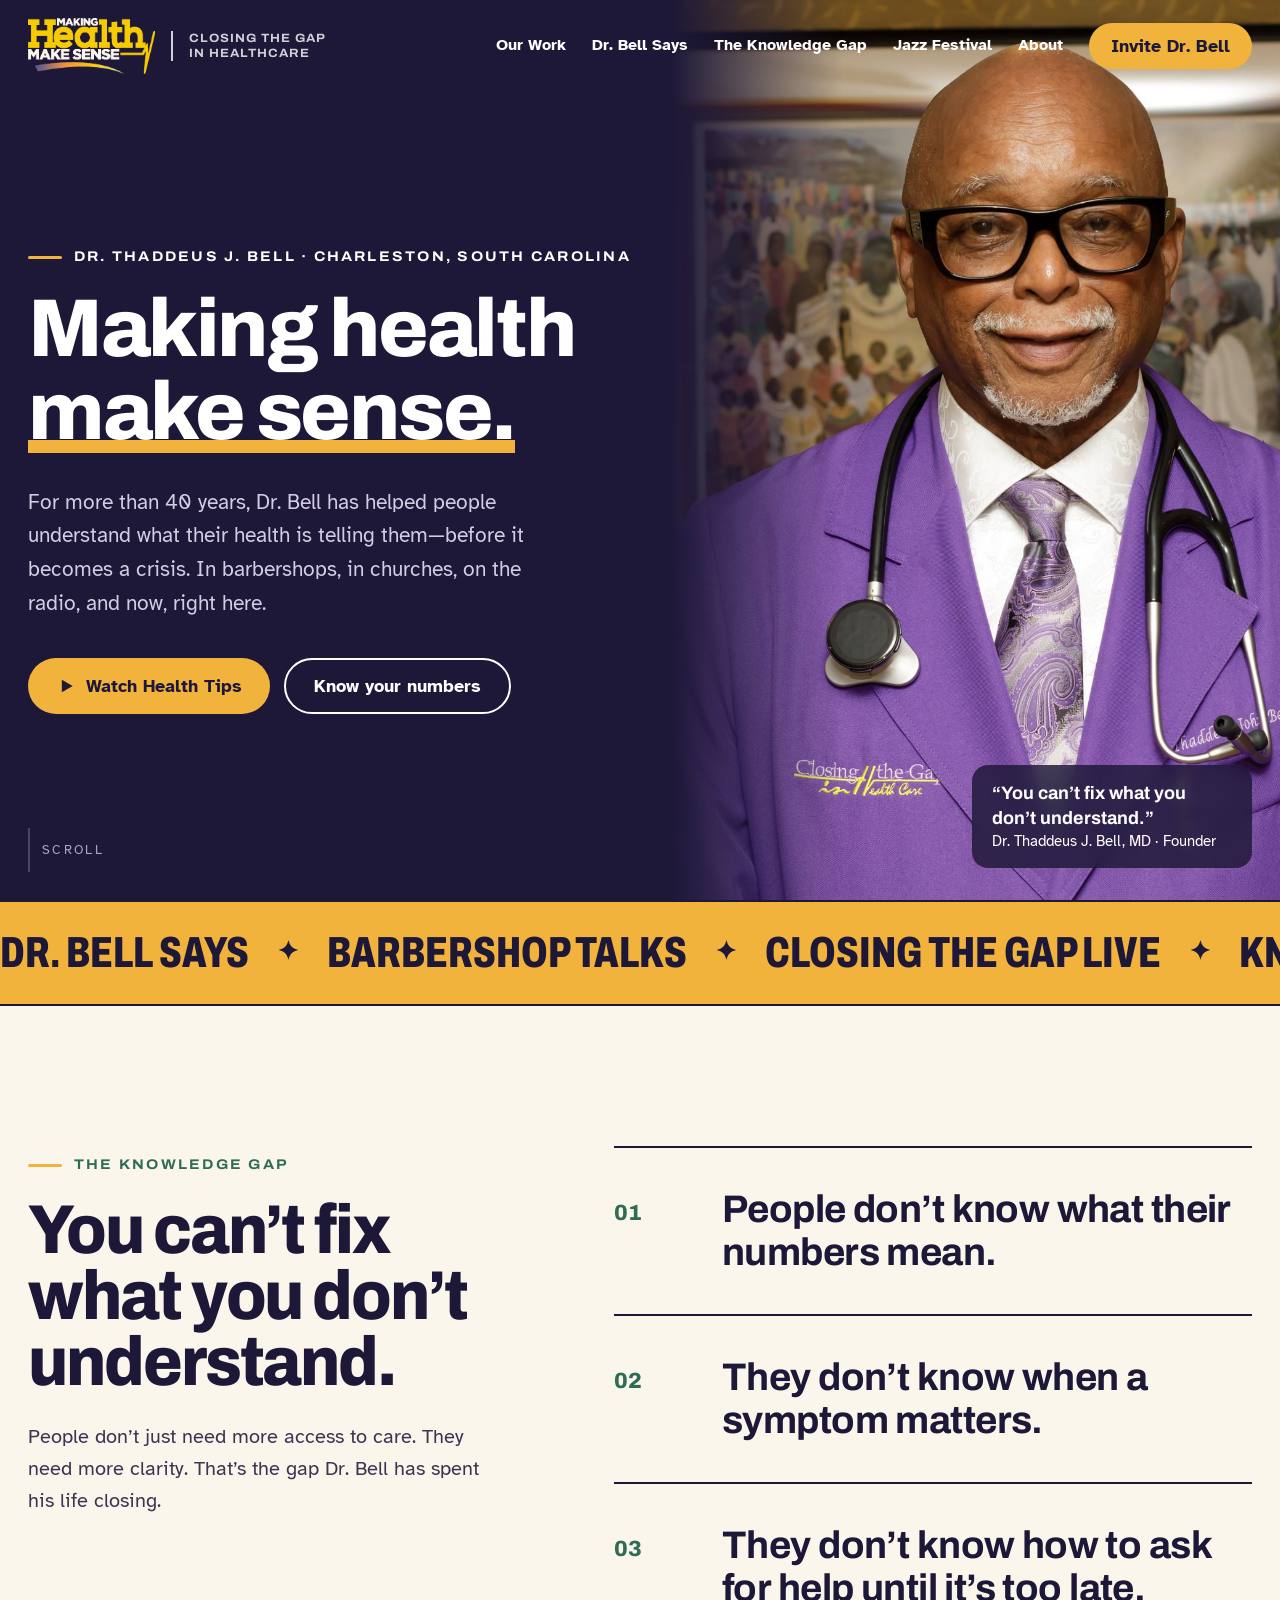
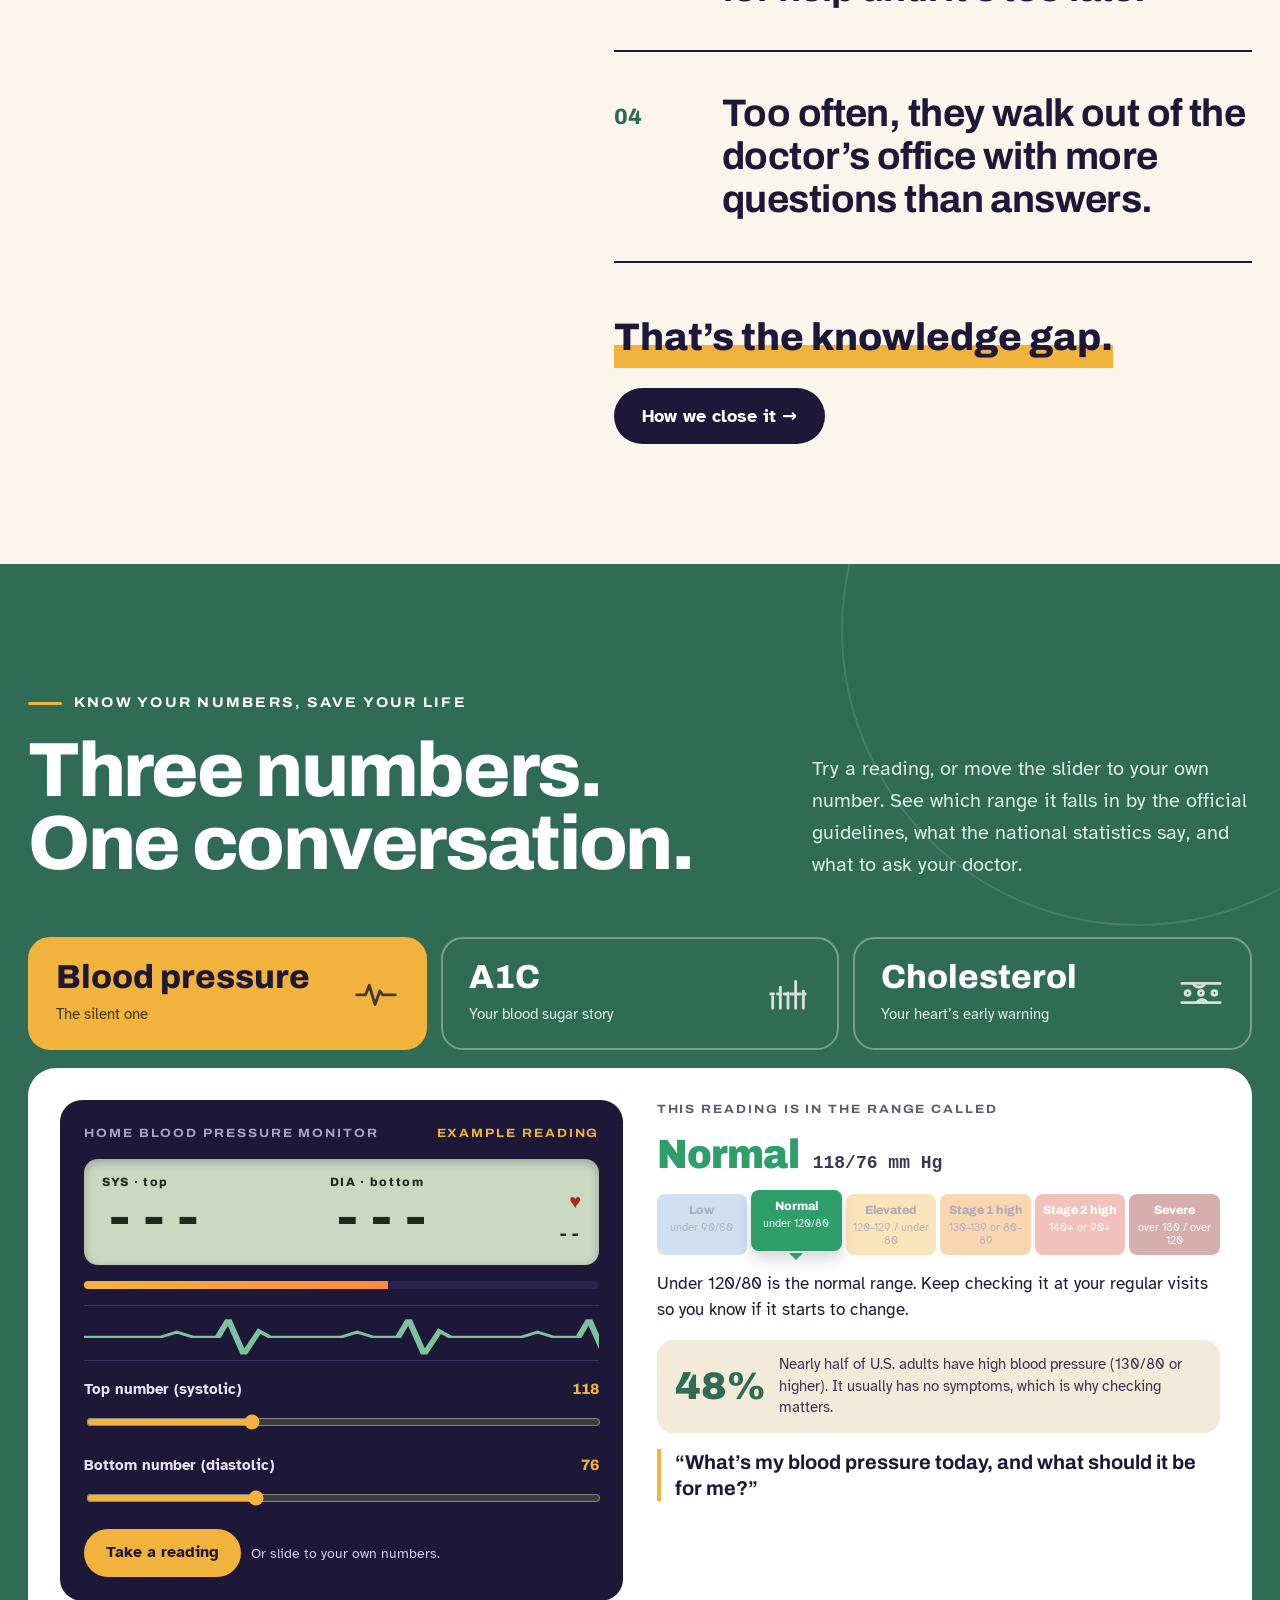
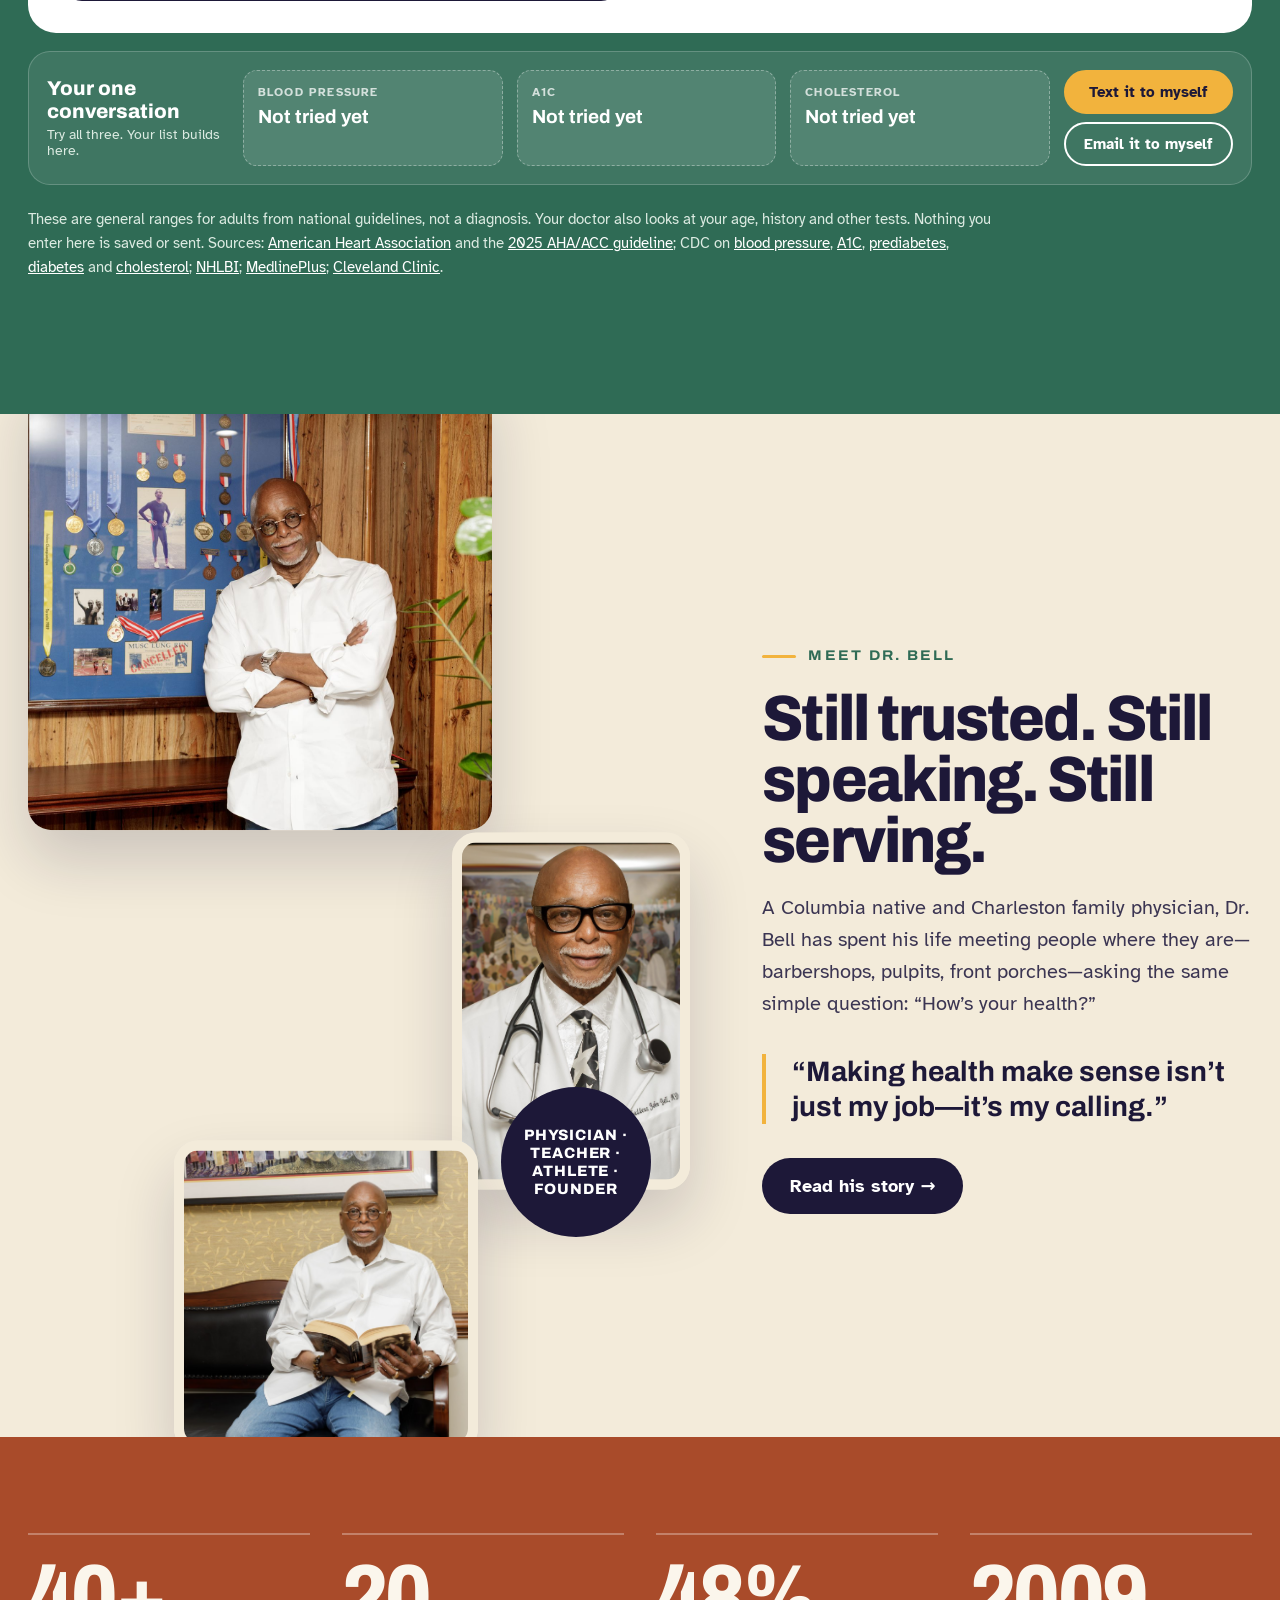
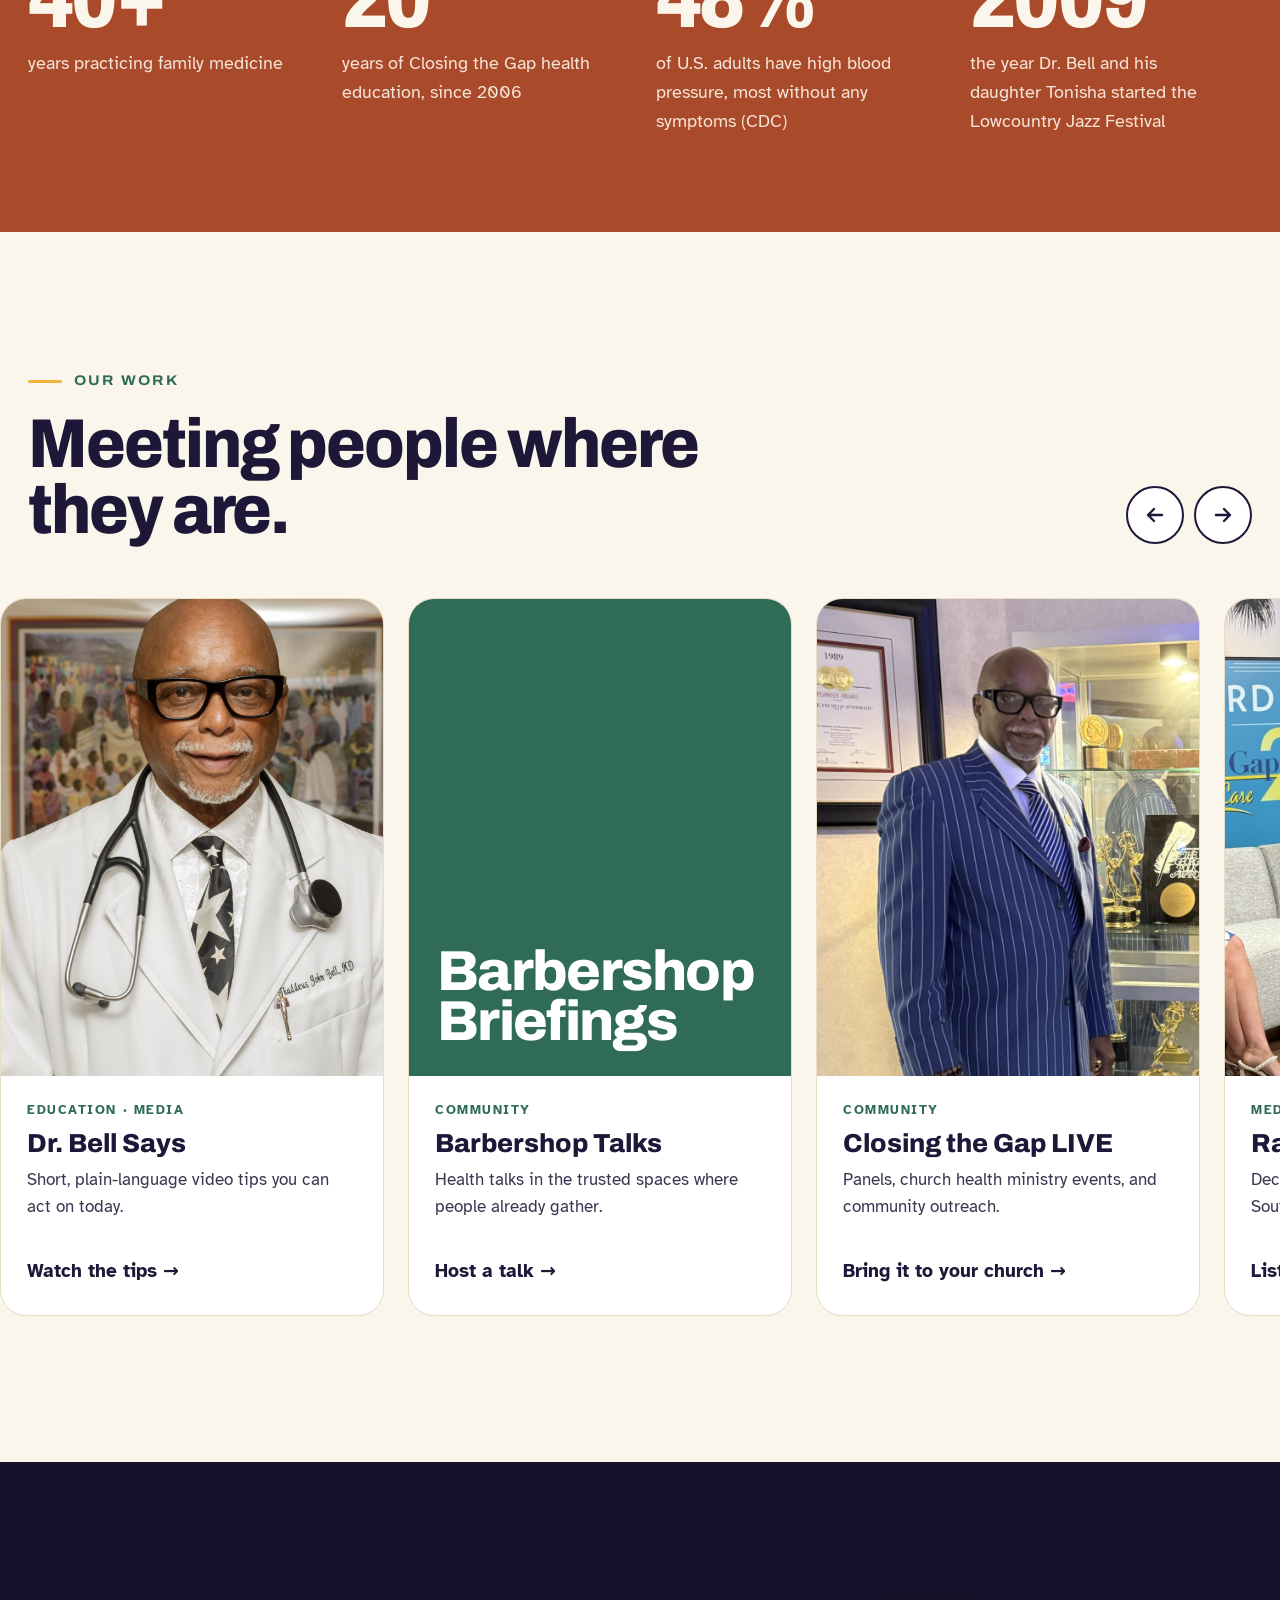
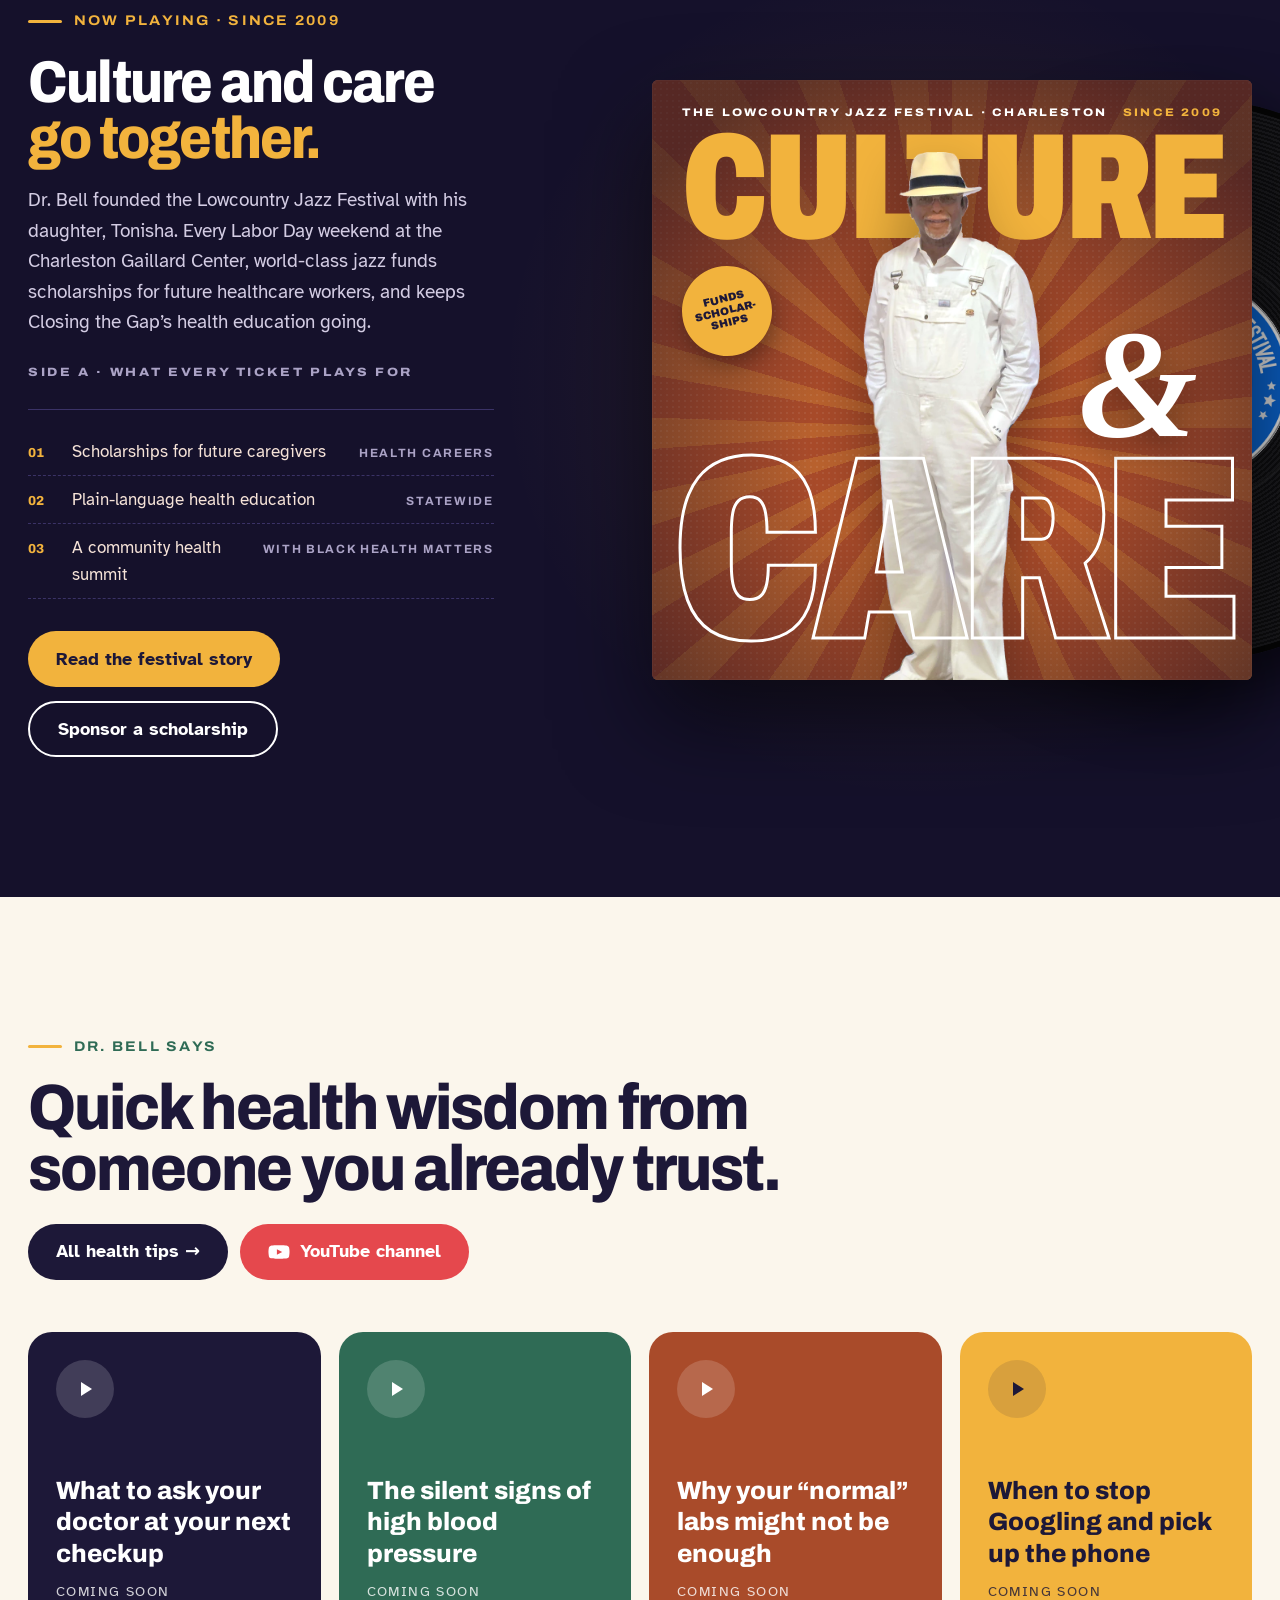
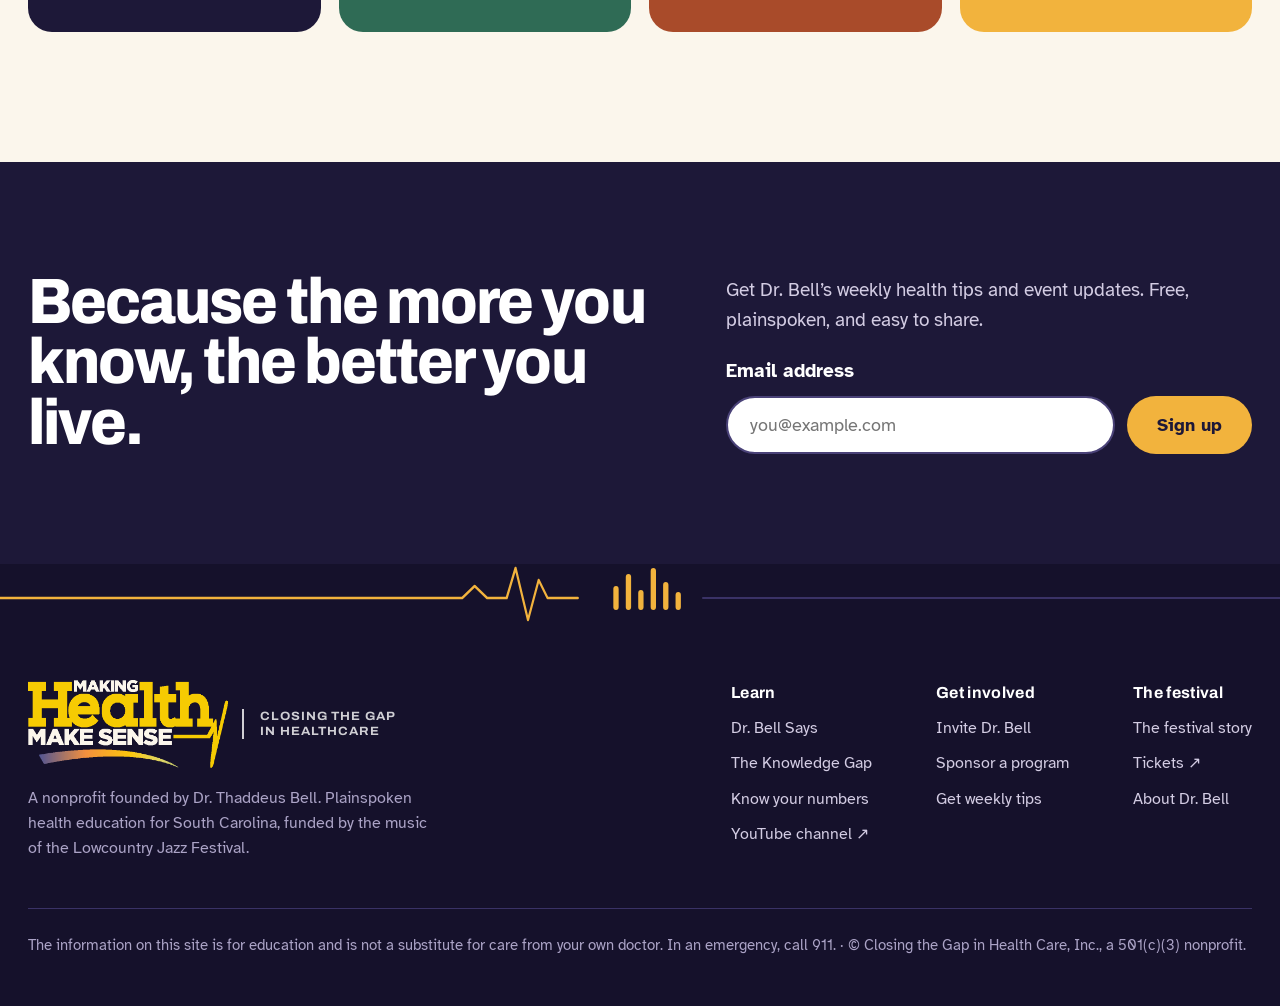
<file: index.html>
<!doctype html>
<html lang="en">
<head>
<meta charset="utf-8">
<meta name="viewport" content="width=device-width, initial-scale=1">
<title>Making Health Make Sense — Dr. Thaddeus Bell · Closing the Gap in Healthcare</title>
<meta name="description" content="Dr. Thaddeus Bell and Closing the Gap in Healthcare help people understand what their health is telling them—before it becomes a crisis.">
<meta property="og:title" content="Making Health Make Sense — Dr. Thaddeus Bell">
<meta property="og:description" content="Plainspoken, trusted health education from a Charleston family physician who has been showing up for more than 40 years.">
<meta property="og:image" content="/img/bell-purple-coat.jpg">
<link rel="icon" href="data:image/svg+xml,%3Csvg xmlns='http://www.w3.org/2000/svg' viewBox='0 0 32 32'%3E%3Crect x='6' y='4' width='8' height='24' rx='2' fill='%231D1838'/%3E%3Crect x='18' y='4' width='8' height='24' rx='2' fill='%23F2B33D'/%3E%3C/svg%3E">
<script>document.documentElement.classList.add('js');setTimeout(function(){document.documentElement.classList.add('reveal-fallback')},3500);</script>
<link rel="preconnect" href="https://fonts.googleapis.com">
<link rel="stylesheet" href="https://fonts.googleapis.com/css2?family=Archivo:wdth,wght@62..125,500..900&family=Atkinson+Hyperlegible:ital,wght@0,400;0,700;1,400&display=swap">
<link rel="stylesheet" href="/assets/site.css">
<style>
*{box-sizing:border-box}
body{margin:0;background:var(--cream);color:var(--ink);font-family:'Atkinson Hyperlegible',system-ui,sans-serif;font-size:19px;line-height:1.6}
img{max-width:100%;display:block}
a{color:var(--teal)}
a:focus-visible,button:focus-visible,input:focus-visible{outline:3px solid var(--gold);outline-offset:3px}
.wrap{max-width:1280px;margin:0 auto;padding:0 28px}
.display{font-family:'Archivo',sans-serif;font-weight:800;letter-spacing:-.03em;line-height:.95}
.eyebrow{display:inline-flex;align-items:center;gap:12px;font-family:'Archivo',sans-serif;font-weight:700;font-stretch:110%;font-size:14px;letter-spacing:.16em;text-transform:uppercase}
.eyebrow::before{content:"";width:34px;height:3px;background:var(--gold);border-radius:2px}
.btn{display:inline-flex;align-items:center;gap:10px;min-height:56px;padding:0 28px;border-radius:999px;font-weight:700;font-size:18px;text-decoration:none;transition:transform .25s var(--ease),background .25s}
.btn:hover{transform:translateY(-2px)}
.btn-gold{background:var(--gold);color:var(--ink)}
.btn-ghost{border:2px solid currentColor;color:inherit}
.btn-ink{background:var(--ink);color:#fff}

/* ---------- Opening curtain ---------- */
#curtain{display:none}
.js #curtain{position:fixed;inset:0;z-index:100;background:var(--ink);display:flex;align-items:center;justify-content:center;flex-direction:column;gap:28px;transition:transform 1s cubic-bezier(.76,0,.24,1)}
#curtain.lift-off{transform:translateY(-100%)}
.c-bars{display:flex;gap:10px;height:96px;align-items:flex-end}
.c-bars span{width:30px;border-radius:5px;animation:grow 1s var(--ease) forwards;height:0}
.c-bars span:first-child{background:#fff}
.c-bars span:last-child{background:var(--gold);animation-delay:.18s}
@keyframes grow{to{height:96px}}
.c-logo{width:min(70vw,460px);height:auto;clip-path:inset(0 100% 0 0);animation:draw 1.1s cubic-bezier(.6,0,.2,1) .15s forwards}
@keyframes draw{to{clip-path:inset(0 0 0 0)}}
.c-word{color:#D3CCE3;letter-spacing:.16em!important;text-transform:uppercase;font-size:clamp(13px,1.4vw,16px)!important;font-family:'Archivo',sans-serif;font-weight:800;font-stretch:115%;font-size:clamp(20px,3vw,30px);letter-spacing:.02em;overflow:hidden;padding:0 4px .18em;line-height:1.2}
.c-word span{display:inline-block;transform:translateY(110%);animation:up .8s var(--ease) .55s forwards}
@keyframes up{to{transform:none}}

/* ---------- Header ---------- */
.site-header{position:fixed;top:0;left:0;right:0;z-index:50;color:#fff;transition:background .35s,color .35s,box-shadow .35s}
.site-header.scrolled{background:rgba(251,246,236,.97);color:var(--ink);box-shadow:0 1px 0 #E8DDC6}
.nav{display:flex;align-items:center;justify-content:space-between;gap:24px;padding:18px 28px;max-width:1280px;margin:0 auto}
.brand{display:flex;align-items:center;gap:14px;text-decoration:none;color:inherit}
.brand-bars{display:flex;gap:5px}.brand-bars i{width:13px;height:36px;border-radius:3px;background:currentColor}.brand-bars i+i{background:var(--gold)}
.brand b{display:block;font-family:'Archivo',sans-serif;font-weight:800;font-size:20px;line-height:1.05}
.brand small{display:block;font-size:12px;letter-spacing:.08em;text-transform:uppercase;opacity:.75}
.links{display:flex;align-items:center;gap:26px;font-weight:700;font-size:16px}
.links a{color:inherit;text-decoration:none;padding:8px 0;background:linear-gradient(var(--gold),var(--gold)) left bottom/0 3px no-repeat;transition:background-size .3s var(--ease)}
.links a:hover{background-size:100% 3px}
.links .btn{padding:0 22px;min-height:46px;background:var(--gold);color:var(--ink)}
.menu-btn{display:none;background:none;border:2px solid currentColor;color:inherit;border-radius:999px;min-height:46px;padding:0 18px;font:inherit;font-weight:700;cursor:pointer;line-height:1;font-size:16px}
@media (max-width:1020px){
  .menu-btn{display:inline-flex;align-items:center}
  .site-header{background:rgba(29,24,56,.94)}
  .site-header.scrolled{background:rgba(251,246,236,.97)}
  .nav{padding:12px 18px}
  .brand small{display:none}
  .brand b{font-size:18px}
  .links{position:fixed;inset:0;background:var(--ink);color:#fff;flex-direction:column;justify-content:center;gap:22px;font-size:28px;font-family:'Archivo',sans-serif;transform:translateY(-100%);transition:transform .5s var(--ease);z-index:-1}
  .links.open{transform:none}
  body.menu-open .site-header{color:#fff;background:transparent;box-shadow:none}
}

/* ---------- Opening scene ---------- */
.hero{position:relative;min-height:100vh;min-height:100svh;background:var(--ink);color:#fff;display:grid;grid-template-columns:minmax(0,1.05fr) minmax(0,.95fr);overflow:hidden}
.hero-copy{position:relative;z-index:2;padding:150px 28px 90px max(28px,calc((100vw - 1280px)/2 + 28px));display:flex;flex-direction:column;justify-content:center}
.hero h1{margin:22px 0 0;font-size:clamp(52px,6.4vw,112px)}
.hero h1 .line{display:block;overflow:hidden;padding-bottom:.06em}
.hero h1 .line span{display:inline-block}
.js .hero h1 .line span{transform:translateY(105%);transition:transform 1.1s var(--ease)}
.opened .hero h1 .line span{transform:none}
.opened .hero h1 .line:nth-child(2) span{transition-delay:.12s}
.hero h1 em{font-style:normal;position:relative;white-space:nowrap}
.hero h1 em::after{content:"";position:absolute;left:0;right:0;bottom:.04em;height:.16em;background:var(--gold);transform-origin:left;transform:scaleX(1);z-index:-1}
.js .hero h1 em::after{transform:scaleX(0);transition:transform .9s var(--ease) .75s}
.opened .hero h1 em::after{transform:scaleX(1)}
.hero h1 em span{position:relative;z-index:1}
.hero-sub{margin:30px 0 0;max-width:540px;font-size:21px;color:#D3CCE3}
.js .hero-fade{opacity:0;transform:translateY(18px);transition:opacity .9s var(--ease) .55s,transform .9s var(--ease) .55s}
.opened .hero-fade{opacity:1;transform:none}
.hero-ctas{margin-top:38px;display:flex;flex-wrap:wrap;gap:14px}
.hero-media{position:relative;min-height:520px}
.hero-media img{position:absolute;inset:0;width:100%;height:100%;object-fit:cover;object-position:center 12%}
.js .hero-media img{transform:scale(1.12);transition:transform 2.6s var(--ease)}
.opened .hero-media img{transform:scale(1)}
.hero-media::before{content:"";position:absolute;inset:0;z-index:1;background:linear-gradient(90deg,var(--ink) 0%,rgba(29,24,56,0) 28%)}
.hero-tag{position:absolute;z-index:2;right:28px;bottom:32px;background:rgba(29,24,56,.82);backdrop-filter:blur(6px);padding:16px 20px;border-radius:16px;font-size:15px;line-height:1.4;max-width:280px}
.hero-tag b{display:block;font-family:'Archivo',sans-serif;font-size:18px}
.scroll-cue{position:absolute;left:max(28px,calc((100vw - 1280px)/2 + 28px));bottom:28px;z-index:2;display:flex;align-items:center;gap:12px;font-size:13px;letter-spacing:.18em;text-transform:uppercase;color:#ABA3C6;text-decoration:none}
.scroll-cue i{width:2px;height:44px;background:rgba(255,255,255,.2);position:relative;overflow:hidden}
.scroll-cue i::after{content:"";position:absolute;left:0;top:-50%;width:100%;height:50%;background:var(--gold);animation:cue 2s ease-in-out infinite}
@keyframes cue{to{top:100%}}
@media (max-width:900px){
  .hero{grid-template-columns:1fr;min-height:auto}
  .hero-copy{padding:130px 22px 56px;order:2}
  .hero-media{order:1;min-height:0;height:62vh;margin-top:0}
  .hero-media::before{background:linear-gradient(0deg,var(--ink) 0%,rgba(29,24,56,0) 35%)}
  .scroll-cue{display:none}
  .hero-tag{right:16px;bottom:16px}
}

/* ---------- Marquee ---------- */
.marquee{background:var(--gold);color:var(--ink);overflow:hidden;border-block:2px solid var(--ink)}
.marquee-track{display:flex;width:max-content;animation:slide 38s linear infinite}
.marquee:hover .marquee-track{animation-play-state:paused}
.marquee span{font-family:'Archivo',sans-serif;font-weight:800;font-stretch:72%;text-transform:uppercase;font-size:clamp(28px,3.4vw,46px);padding:16px 0;white-space:nowrap}
.marquee span::after{content:"\2726";margin:0 28px;font-size:.6em;vertical-align:.25em}
@keyframes slide{to{transform:translateX(-50%)}}
@media (prefers-reduced-motion: reduce){.marquee-track{animation:none;flex-wrap:wrap;width:auto;justify-content:center}}

/* ---------- Knowledge gap scene ---------- */
.gap{padding:140px 0 120px}
.gap-grid{display:grid;grid-template-columns:minmax(0,.9fr) minmax(0,1.1fr);gap:64px}
.gap-sticky{position:sticky;top:120px;align-self:start}
.gap h2{margin:22px 0 0;font-size:clamp(44px,5.4vw,84px);font-stretch:92%}
.gap-sticky p{margin:26px 0 0;font-size:20px;color:#3B3552;max-width:480px}
.gap-list{display:flex;flex-direction:column}
.gap-item{display:grid;grid-template-columns:90px minmax(0,1fr);gap:18px;padding:40px 0;border-top:2px solid var(--ink)}
.gap-item b{font-family:'Archivo',sans-serif;font-weight:800;font-size:22px;color:var(--teal);padding-top:8px}
.gap-item span{font-family:'Archivo',sans-serif;font-weight:700;font-size:clamp(28px,3vw,42px);line-height:1.12;letter-spacing:-.015em}
.gap-end{padding:44px 0 0;border-top:2px solid var(--ink);display:flex;flex-wrap:wrap;align-items:center;justify-content:space-between;gap:20px}
.gap-end strong{font-family:'Archivo',sans-serif;font-weight:800;font-size:clamp(30px,3vw,44px);background:linear-gradient(transparent 62%,var(--gold) 62%)}
@media (max-width:900px){.gap{padding:90px 0}.gap-grid{grid-template-columns:1fr;gap:28px}.gap-sticky{position:static}.gap-item{grid-template-columns:56px 1fr;padding:28px 0}}

/* ---------- Know your numbers ---------- */
.numbers{background:var(--teal);color:#fff;padding:120px 0;position:relative;overflow:hidden}
.numbers::before{content:"";position:absolute;right:-12vw;top:-18vw;width:46vw;height:46vw;border-radius:50%;border:2px solid rgba(255,255,255,.12)}
.numbers h2{margin:20px 0 0;font-size:clamp(46px,6vw,96px)}
.numbers-intro{display:flex;flex-wrap:wrap;justify-content:space-between;align-items:flex-end;gap:24px}
.numbers-intro p{max-width:440px;color:#DCEBE2;margin:0;font-size:20px}
.tabs{margin-top:56px;display:grid;grid-template-columns:repeat(3,minmax(0,1fr));gap:14px}
.tab{appearance:none;border:2px solid rgba(255,255,255,.35);background:transparent;color:#fff;border-radius:22px;padding:22px 26px;text-align:left;cursor:pointer;font:inherit;transition:background .3s,border-color .3s,transform .3s var(--ease);display:grid;grid-template-columns:minmax(0,1fr) auto;align-items:center;gap:14px}
.tab:hover{border-color:#fff;transform:translateY(-3px)}
.tab b{display:block;font-family:'Archivo',sans-serif;font-weight:800;font-size:clamp(26px,2.6vw,38px);line-height:1}
.tab small{display:block;margin-top:8px;font-size:15px;color:#DCEBE2}
.tab svg{width:46px;height:46px;opacity:.8}
.tab[aria-selected="true"]{background:var(--gold);border-color:var(--gold);color:var(--ink)}
.tab[aria-selected="true"] small{color:#3a3a1a}
.panel{margin-top:18px;background:#fff;color:var(--ink);border-radius:28px;padding:clamp(20px,2.6vw,32px);display:grid;grid-template-columns:minmax(0,1fr) minmax(0,1fr);gap:clamp(22px,2.6vw,36px);align-items:stretch}
.panel[hidden]{display:none}
.panel:not([hidden]){animation:panelIn .5s var(--ease)}
@keyframes panelIn{from{opacity:0;transform:translateY(12px)}}
/* instrument (left) */
.inst{background:var(--ink);color:#fff;border-radius:22px;padding:24px;display:flex;flex-direction:column;gap:16px;position:relative;overflow:hidden}
.inst .lbl{display:flex;justify-content:space-between;align-items:center;gap:10px;font-family:'Archivo',sans-serif;font-weight:700;font-stretch:112%;font-size:12px;letter-spacing:.16em;text-transform:uppercase;color:#ABA3C6}
.inst .lbl em{font-style:normal;color:var(--gold)}
.inst .what{margin:0;font-size:16px;line-height:1.5;color:#D3CCE3}
.ibtn{appearance:none;border:0;cursor:pointer;font:inherit;font-weight:700;font-size:16px;background:var(--gold);color:var(--ink);border-radius:999px;min-height:48px;padding:0 22px}
.ibtn.ghost{background:none;color:#fff;border:2px solid #4A4278}
.irow{display:flex;flex-wrap:wrap;gap:10px;align-items:center}
.lcd{display:grid;grid-template-columns:minmax(0,1fr) minmax(0,1fr) auto;gap:10px;background:#C9D9C2;color:#1C2A22;border-radius:14px;padding:14px 18px;box-shadow:inset 0 3px 10px rgba(0,0,0,.25)}
.lcd small{display:block;font-family:'Archivo',sans-serif;font-weight:800;font-size:12px;letter-spacing:.14em}
.lcd b{display:block;font-family:'Courier New',ui-monospace,monospace;font-weight:700;font-size:clamp(44px,4.6vw,66px);line-height:1;letter-spacing:-.02em;font-variant-numeric:tabular-nums}
.lcd .pulse{align-self:end;text-align:right;font-family:'Courier New',ui-monospace,monospace;font-weight:700;font-size:20px}
.lcd .pulse i{display:block;font-style:normal;color:#B3261E;font-size:20px;animation:beat 1s ease-in-out infinite}
@keyframes beat{0%,100%{transform:scale(1)}15%{transform:scale(1.3)}30%{transform:scale(1)}}
.cuff{height:8px;border-radius:4px;background:#2A2350;overflow:hidden}
.cuff i{display:block;height:100%;width:0;background:linear-gradient(90deg,var(--gold),#FF8A3D)}
.ecg{height:56px;overflow:hidden;position:relative;border-top:1px solid #3A3266;border-bottom:1px solid #3A3266}
.ecg svg{position:absolute;left:0;top:0;height:100%;width:200%;animation:ecg 3.2s linear infinite}
@keyframes ecg{to{transform:translateX(-50%)}}
.sl{display:flex;flex-direction:column;gap:6px}
.sl label{display:flex;justify-content:space-between;font-weight:700;font-size:15px;color:#E7E1F1}
.sl label output{font-family:'Archivo',sans-serif;font-weight:800;color:var(--gold)}
.sl input{width:100%;accent-color:var(--gold);height:26px}
.days{display:flex;align-items:flex-end;gap:2px;height:150px;padding:0 2px;position:relative;border-bottom:1px solid #4A4278}
.days i{flex:1;min-width:0;border-radius:2px 2px 0 0;background:#7CC29C;height:var(--h);transition:height .7s cubic-bezier(.2,.8,.2,1),background .5s;transition-delay:calc(var(--n) * 4ms)}
.days.avg i{height:var(--avg);background:var(--gold)}
.days .line{position:absolute;left:0;right:0;bottom:var(--avg);border-top:2px dashed #fff;z-index:1;transition:bottom .5s}
.days .line span{position:absolute;right:0;bottom:6px;font-family:'Archivo',sans-serif;font-weight:800;font-size:12px;letter-spacing:.06em;background:#fff;color:var(--ink);border-radius:4px;padding:3px 7px;white-space:nowrap}
.axis{display:flex;justify-content:space-between;font-size:13px;color:#ABA3C6;margin-top:-8px}
.artery{position:relative;height:130px;border-radius:65px;background:#3A0D12;overflow:hidden;box-shadow:inset 0 0 0 10px #E07A7F,inset 0 0 0 14px #B8474D}
.artery .flow{position:absolute;inset:14px 0;overflow:hidden;border-radius:60px}
.artery .cell{position:absolute;left:-30px;width:22px;height:14px;border-radius:50%;background:#E5484D;box-shadow:inset -3px -2px 0 rgba(0,0,0,.25);top:var(--y);animation:flow 2.6s linear infinite;animation-delay:var(--dl)}
@keyframes flow{to{transform:translateX(calc(100vw))}}
.plaque{position:absolute;left:18%;width:64%;height:calc(var(--p,0) * 0.48px);background:radial-gradient(ellipse at 50% 0,#F6D58B,#E0B04E 70%);border-radius:0 0 50% 50%/0 0 100% 100%;top:14px;transition:height .25s;z-index:1}
.plaque.b{top:auto;bottom:14px;border-radius:50% 50% 0 0/100% 100% 0 0;left:28%;width:50%;background:radial-gradient(ellipse at 50% 100%,#F6D58B,#E0B04E 70%)}
/* result (right) */
.res{display:flex;flex-direction:column;gap:16px}
.res .k{font-family:'Archivo',sans-serif;font-weight:700;font-stretch:112%;font-size:12px;letter-spacing:.16em;text-transform:uppercase;color:var(--muted)}
.zone{display:flex;flex-wrap:wrap;align-items:baseline;gap:10px 14px}
.zone b{font-family:'Archivo',sans-serif;font-weight:900;font-stretch:90%;font-size:clamp(30px,3.2vw,44px);line-height:1;letter-spacing:-.02em;color:var(--zc,var(--ink))}
.zone span{font-family:'Courier New',ui-monospace,monospace;font-weight:700;font-size:18px;color:#3B3552}
.scale{display:grid;grid-auto-flow:column;grid-auto-columns:minmax(0,1fr);gap:4px}
.scale div{position:relative;padding:10px 6px 8px;border-radius:8px;background:var(--bg);opacity:.35;transition:opacity .3s,transform .3s var(--ease);text-align:center;min-width:0}
.scale div.on{opacity:1;transform:translateY(-4px);box-shadow:0 8px 16px rgba(29,24,56,.18)}
.scale div.on::after{content:"";position:absolute;left:50%;bottom:-9px;margin-left:-7px;border:7px solid transparent;border-top-color:var(--bg);border-bottom:0}
.scale b{display:block;font-family:'Archivo',sans-serif;font-weight:800;font-size:12px;line-height:1.15;color:var(--fg,#fff)}
.scale small{display:block;margin-top:3px;font-size:11px;line-height:1.2;color:var(--fg,#fff);opacity:.9}
.say{margin:0;font-size:17px;line-height:1.55;color:#1D1838}
.say.alert{background:#FDECEC;border:2px solid #E5484D;border-radius:14px;padding:14px 16px;color:#5A1114}
.stat{display:grid;grid-template-columns:auto minmax(0,1fr);gap:14px;align-items:center;background:var(--sage);border-radius:16px;padding:14px 18px}
.stat strong{font-family:'Archivo',sans-serif;font-weight:900;font-size:clamp(30px,3vw,40px);line-height:1;color:var(--teal)}
.stat p{margin:0;font-size:15px;line-height:1.45;color:#3B3552}
.res .ask{margin:0;font-family:'Archivo',sans-serif;font-weight:700;font-size:20px;line-height:1.3;border-left:4px solid var(--gold);padding-left:14px}
/* conversation */
.convo{margin-top:18px;display:grid;grid-template-columns:minmax(0,.7fr) repeat(3,minmax(0,1fr)) auto;gap:14px;align-items:stretch;background:rgba(255,255,255,.08);border:1px solid rgba(255,255,255,.2);border-radius:22px;padding:18px}
.convo h3{margin:0;align-self:center;font-family:'Archivo',sans-serif;font-weight:800;font-size:20px;line-height:1.15}
.convo h3 small{display:block;margin-top:4px;font-family:'Atkinson Hyperlegible',sans-serif;font-weight:400;font-size:14px;color:#DCEBE2}
.slot{background:rgba(255,255,255,.1);border-radius:14px;padding:12px 14px;border:1px dashed rgba(255,255,255,.35)}
.slot.set{background:#fff;color:var(--ink);border:0}
.slot small{display:block;font-size:12px;font-weight:700;letter-spacing:.1em;text-transform:uppercase;opacity:.75}
.slot b{display:block;margin-top:4px;font-family:'Archivo',sans-serif;font-size:19px;line-height:1.15}
.slot span{display:block;margin-top:2px;font-size:14px}
.convo .acts{display:flex;flex-direction:column;gap:8px;justify-content:center}
.convo .acts a,.convo .acts button{appearance:none;display:inline-flex;align-items:center;justify-content:center;min-height:44px;padding:0 18px;border-radius:999px;font:inherit;font-weight:700;font-size:15px;text-decoration:none;cursor:pointer;white-space:nowrap;border:2px solid #fff;background:none;color:#fff}
.convo .acts a:first-child{background:var(--gold);border-color:var(--gold);color:var(--ink)}
.numbers-note{margin-top:22px;font-size:15px;color:#DCEBE2;max-width:980px}
.numbers-note a{color:#fff}
@media (max-width:1100px){.convo{grid-template-columns:repeat(3,minmax(0,1fr))}.convo h3{grid-column:1/-1}.convo .acts{grid-column:1/-1;flex-direction:row;flex-wrap:wrap}}
@media (max-width:900px){.tabs{grid-template-columns:1fr}.panel{grid-template-columns:1fr;gap:22px}.numbers{padding:84px 0}.convo{grid-template-columns:1fr}}
@media (max-width:600px){.inst{padding:18px}.lcd{padding:12px;gap:4px}.lcd b{font-size:40px}.lcd .pulse{font-size:16px}.inst .lbl{flex-direction:column;align-items:flex-start}.scale small{display:none}.scale b{font-size:11px}}
@media (prefers-reduced-motion: reduce){.lcd .pulse i,.ecg svg,.artery .cell{animation:none}.days i{transition:none}}

/* ---------- Meet Dr. Bell (offset collage) ---------- */
.meet{background:var(--sage);padding:140px 0;overflow:hidden}
.meet-grid{display:grid;grid-template-columns:minmax(0,1.15fr) minmax(0,.85fr);gap:72px;align-items:center}
.collage{position:relative;height:clamp(520px,58vw,760px)}
.collage img{position:absolute;object-fit:cover;border-radius:24px;box-shadow:0 30px 60px rgba(29,24,56,.18)}
.collage .c1{left:0;top:4%;width:70%;height:62%;object-position:62% center}
.collage .c2{right:0;top:0;width:36%;height:48%;object-position:center 12%;border:10px solid var(--sage)}
.collage .c3{left:22%;bottom:0;width:46%;height:42%;object-position:58% 30%;border:10px solid var(--sage)}
.collage .stamp{position:absolute;right:6%;bottom:8%;width:150px;height:150px;border-radius:50%;background:var(--ink);color:#fff;display:flex;align-items:center;justify-content:center;text-align:center;font-family:'Archivo',sans-serif;font-weight:800;font-size:15px;letter-spacing:.06em;text-transform:uppercase;line-height:1.2;padding:18px;animation:spin 24s linear infinite}
@keyframes spin{to{transform:rotate(360deg)}}
@media (prefers-reduced-motion: reduce){.collage .stamp{animation:none}}
.meet h2{margin:22px 0 0;font-size:clamp(44px,5vw,76px);font-stretch:92%}
.meet p{font-size:20px;color:#3B3552}
.pull{margin:34px 0;padding:0 0 0 26px;border-left:4px solid var(--gold);font-family:'Archivo',sans-serif;font-weight:700;font-size:clamp(24px,2.2vw,30px);line-height:1.25;color:var(--ink)}
@media (max-width:900px){.meet{padding:90px 0}.meet-grid{grid-template-columns:1fr;gap:40px}.collage{height:118vw;max-height:620px}.collage .stamp{width:112px;height:112px;font-size:12px}}

/* ---------- Counters ---------- */
.impact{background:var(--purple);color:#fff;padding:96px 0}
.impact-grid{display:grid;grid-template-columns:repeat(4,minmax(0,1fr));gap:32px}
.impact-grid div{border-top:2px solid rgba(255,255,255,.3);padding-top:22px}
.impact-grid strong{display:block;font-family:'Archivo',sans-serif;font-weight:800;font-stretch:80%;font-size:clamp(64px,7vw,120px);line-height:.9;letter-spacing:-.03em;color:#FBF6EC}
.impact-grid span{display:block;margin-top:12px;font-size:18px;color:#F6E3D8;max-width:260px}
@media (max-width:900px){.impact-grid{grid-template-columns:repeat(2,minmax(0,1fr))}}

/* ---------- Program rail ---------- */
.rail{padding:130px 0 120px}
.rail-head{display:flex;flex-wrap:wrap;justify-content:space-between;align-items:flex-end;gap:24px}
.rail-head h2{margin:20px 0 0;font-size:clamp(44px,5.4vw,84px);font-stretch:92%;max-width:800px}
.rail-btns{display:flex;gap:10px}
.rail-btns button{width:58px;height:58px;border-radius:50%;border:2px solid var(--ink);background:#fff;color:var(--ink);cursor:pointer;display:flex;align-items:center;justify-content:center;transition:background .25s,color .25s}
.rail-btns button:hover{background:var(--ink);color:#fff}
.rail-track{margin-top:48px;display:flex;gap:24px;overflow-x:auto;scroll-snap-type:x mandatory;padding:6px max(28px,calc((100vw - 1280px)/2 + 28px)) 26px;scrollbar-width:thin}
.rail-card{flex:0 0 clamp(290px,30vw,400px);scroll-snap-align:start;text-decoration:none;color:var(--ink);background:#fff;border:1px solid #E8DDC6;border-radius:26px;overflow:hidden;display:flex;flex-direction:column}
.rail-card .ph{aspect-ratio:4/5;overflow:hidden}
.rail-card .ph img{width:100%;height:100%;object-fit:cover;transition:transform .8s var(--ease)}
.rail-card:hover .ph img{transform:scale(1.06)}
.rail-card .tile{aspect-ratio:4/5;display:flex;align-items:flex-end;padding:28px;font-family:'Archivo',sans-serif;font-weight:800;font-size:clamp(46px,4.4vw,66px);line-height:.9;letter-spacing:-.03em}
.rail-card .body{padding:24px 26px 28px;display:flex;flex-direction:column;gap:8px;flex:1}
.rail-card .tag{font-size:13px;font-weight:700;letter-spacing:.12em;text-transform:uppercase;color:var(--teal)}
.rail-card .t{font-family:'Archivo',sans-serif;font-weight:800;font-size:26px;line-height:1.1}
.rail-card .d{font-size:17px;color:#3B3552;flex:1}
.rail-card .go{font-weight:700}
.rail-card.more{background:var(--ink);color:#fff;justify-content:center;align-items:flex-start;padding:40px;border:0}
.rail-card.more .t{font-size:clamp(34px,3vw,46px)}

/* ---------- Jazz scene ---------- */
.jazz{background:#15112B;color:#fff;padding:140px 0;position:relative;overflow:hidden}
.jazz::before{content:"";position:absolute;inset:0;background:radial-gradient(700px circle at 72% 50%,rgba(242,179,61,.10),transparent 60%);pointer-events:none}
.jazz-grid{position:relative;display:grid;grid-template-columns:minmax(0,.8fr) minmax(0,1.2fr);gap:60px;align-items:center}
.jazz h2{margin:22px 0 0;font-size:clamp(40px,4.6vw,72px);font-stretch:88%}
.jazz h2 em{font-style:normal;color:var(--gold)}
.jazz p{font-size:19px;color:#D3CCE3;max-width:520px}
.tracks{list-style:none;margin:26px 0 0;padding:18px 0 0;border-top:1px solid #3A3266;max-width:520px;counter-reset:t}
.tracks li{counter-increment:t;display:grid;grid-template-columns:34px minmax(0,1fr) auto;gap:10px;align-items:baseline;padding:10px 0;border-bottom:1px dashed #3A3266;font-size:17px;color:#F6E3D8}
.tracks li::before{content:counter(t,decimal-leading-zero);font-family:'Archivo',sans-serif;font-weight:800;font-size:13px;color:var(--gold)}
.tracks li span{font-family:'Archivo',sans-serif;font-weight:700;font-size:12px;letter-spacing:.14em;text-transform:uppercase;color:#ABA3C6}
.tracks-h{display:block;margin-top:26px;font-family:'Archivo',sans-serif;font-weight:800;font-stretch:115%;font-size:12px;letter-spacing:.22em;text-transform:uppercase;color:#ABA3C6}
/* the album */
.lp{position:relative;width:min(100%,600px);aspect-ratio:1;margin:0 0 0 auto;--mx:0;--my:0}
.lp-rec{position:absolute;top:3%;left:3%;width:94%;aspect-ratio:1;z-index:1;transition:transform 1.4s cubic-bezier(.2,.8,.2,1) .2s}
.lp.in .lp-rec,.reveal-fallback .lp-rec,html:not(.js) .lp-rec{transform:translateX(42%)}
.lp:hover .lp-rec{transform:translateX(50%)}
.lp-disc{animation:none!important}
.lp-disc{width:100%;height:100%;border-radius:50%;background:radial-gradient(circle,transparent 0 31%,rgba(255,255,255,.06) 31.5%,transparent 32%),repeating-radial-gradient(circle,#0d0d0f 0 2px,#19191c 2px 4px);box-shadow:0 30px 70px rgba(0,0,0,.6),inset 0 0 0 6px #050505;animation:lpspin 7s linear infinite;position:relative}
.lp-disc::before{content:"";position:absolute;inset:0;border-radius:50%;background:conic-gradient(from 20deg,transparent 0 12%,rgba(255,255,255,.13) 16%,transparent 22% 58%,rgba(255,255,255,.09) 63%,transparent 70%)}
.lp-disc img{position:absolute;left:50%;top:50%;width:36%;height:36%;transform:translate(-50%,-50%);border-radius:50%;background:#fff}
@keyframes lpspin{to{transform:rotate(360deg)}}
.lp-cover{position:absolute;inset:0;z-index:2;border-radius:6px;overflow:hidden;background:#A94B2A;box-shadow:0 40px 90px rgba(0,0,0,.55),inset 0 0 0 1px rgba(255,255,255,.08);transform:perspective(1200px) rotateY(calc(var(--mx) * 6deg)) rotateX(calc(var(--my) * -6deg));transition:transform .3s ease-out}
.lp-cover::before{content:"";position:absolute;left:50%;top:58%;width:170%;aspect-ratio:1;transform:translate(-50%,-50%);background:repeating-conic-gradient(from 0deg,rgba(242,179,61,.22) 0 6deg,transparent 6deg 14deg);animation:lpspin 120s linear infinite}
.lp-cover::after{content:"";position:absolute;inset:0;background:radial-gradient(circle at 50% 60%,transparent 30%,rgba(18,11,31,.55) 85%),radial-gradient(rgba(255,255,255,.07) 1px,transparent 1.4px) 0 0/6px 6px;pointer-events:none}
.lp-word{position:absolute;left:0;right:0;text-align:center;font-family:'Archivo',sans-serif;font-weight:900;font-stretch:72%;line-height:.8;letter-spacing:-.03em;text-transform:uppercase;pointer-events:none;transform:translate(calc(var(--mx) * -10px),calc(var(--my) * -10px));transition:transform .3s ease-out}
.lp-word b{display:inline-block;font-weight:inherit;white-space:nowrap}
.lp-word.w1{top:8%;font-size:120px;color:var(--gold);z-index:1}
.lp-word.w2{bottom:4%;font-size:160px;color:transparent;-webkit-text-stroke:3px #fff;z-index:3}
.lp-amp{position:absolute;right:9%;top:38%;z-index:4;font-family:Georgia,'Times New Roman',serif;font-style:italic;font-weight:700;font-size:clamp(70px,12vw,160px);line-height:1;color:#fff;text-shadow:0 10px 30px rgba(0,0,0,.35);transform:translate(calc(var(--mx) * 14px),calc(var(--my) * 14px));transition:transform .3s ease-out}
.lp-man{position:absolute;left:50%;bottom:0;height:88%;width:auto;z-index:2;transform:translate(calc(-50% + var(--mx) * 6px),calc(var(--my) * 4px));transition:transform .3s ease-out;filter:drop-shadow(0 20px 30px rgba(0,0,0,.35))}
.lp-tl,.lp-tr,.lp-bl{position:absolute;z-index:5;font-family:'Archivo',sans-serif;font-weight:800;font-stretch:115%;font-size:11px;letter-spacing:.2em;text-transform:uppercase;color:#fff}
.lp-tl{left:5%;top:4%}.lp-tr{right:5%;top:4%;color:var(--gold)}.lp-bl{left:5%;bottom:4%;opacity:.85}
.lp-sticker{position:absolute;left:5%;top:31%;z-index:5;width:clamp(70px,15%,110px);aspect-ratio:1;border-radius:50%;background:var(--gold);color:var(--ink);display:grid;place-items:center;text-align:center;font-family:'Archivo',sans-serif;font-weight:900;font-size:clamp(9px,.85vw,11px);line-height:1.1;letter-spacing:.02em;text-transform:uppercase;transform:rotate(-14deg);box-shadow:0 10px 20px rgba(0,0,0,.3);padding:12px}
@media (max-width:900px){.jazz{padding:90px 0}.jazz-grid{grid-template-columns:1fr;gap:40px}.lp{order:-1;width:min(84%,460px);margin:0}.lp.in .lp-rec{transform:translateX(18%)}.lp-word.w2{-webkit-text-stroke-width:2px}}
@media (max-width:600px){.lp-tr{display:none}.lp-tl,.lp-bl{font-size:8px;letter-spacing:.14em}.lp-word.w1{top:11%}.lp-sticker{font-size:8px;padding:6px}}
@media (prefers-reduced-motion: reduce){.lp-disc,.lp-cover::before{animation:none}.lp-rec{transition:none}}

/* ---------- Dr. Bell Says ---------- */
.says{padding:130px 0;background:var(--cream)}
.says-grid{display:grid;grid-template-columns:repeat(4,minmax(0,1fr));gap:18px;margin-top:52px}
.says-card{position:relative;border-radius:24px;padding:28px;min-height:300px;display:flex;flex-direction:column;justify-content:space-between;text-decoration:none;color:#fff;background:var(--ink);overflow:hidden}
.says-card:nth-child(2){background:var(--teal);transform:translateY(40px)}
.says-card:nth-child(3){background:var(--purple)}
.says-card:nth-child(4){background:var(--gold);color:var(--ink);transform:translateY(40px)}
.says-card .play{width:58px;height:58px;border-radius:50%;background:rgba(255,255,255,.16);display:flex;align-items:center;justify-content:center;transition:transform .3s var(--ease)}
.says-card:nth-child(4) .play{background:rgba(29,24,56,.12)}
.says-card:hover .play{transform:scale(1.12)}
.says-card b{font-family:'Archivo',sans-serif;font-weight:800;font-size:25px;line-height:1.15}
.says-card small{display:block;margin-top:10px;font-size:14px;letter-spacing:.1em;text-transform:uppercase;opacity:.8}
@media (max-width:1000px){.says-grid{grid-template-columns:repeat(2,minmax(0,1fr))}.says-card:nth-child(n){transform:none}}
@media (max-width:560px){.says-grid{grid-template-columns:1fr}}

/* ---------- Invite ---------- */
.invite{background:var(--sage);padding:0}
.invite-grid{display:grid;grid-template-columns:minmax(0,.8fr) minmax(0,1.2fr);align-items:stretch}
.invite-grid img{width:100%;height:100%;min-height:520px;object-fit:cover;object-position:center 15%}
.invite-copy{padding:110px max(28px,calc((100vw - 1280px)/2 + 28px)) 110px 72px}
.invite h2{margin:20px 0 0;font-size:clamp(42px,4.8vw,74px);font-stretch:92%}
.invite ul{list-style:none;padding:0;margin:30px 0 36px;display:flex;flex-wrap:wrap;gap:10px}
.invite li{border:2px solid var(--ink);border-radius:999px;padding:8px 18px;font-weight:700;font-size:16px}
@media (max-width:900px){.invite-grid{grid-template-columns:1fr}.invite-grid img{min-height:0;height:70vh}.invite-copy{padding:70px 22px}}

/* ---------- Newsletter + footer ---------- */
.news{background:var(--ink);color:#fff;padding:110px 0}
.news-grid{display:grid;grid-template-columns:minmax(0,1.1fr) minmax(0,.9fr);gap:56px;align-items:end}
.news h2{margin:0;font-size:clamp(44px,5vw,80px);font-stretch:92%}
.news label{display:block;font-weight:700;margin-bottom:10px}
.news .row{display:flex;flex-wrap:wrap;gap:12px}
.news input{flex:1 1 240px;min-width:0;min-height:58px;border-radius:999px;border:2px solid #4A4278;padding:0 22px;font:inherit;font-size:18px}
.news button{min-height:58px;padding:0 30px;border:0;border-radius:999px;background:var(--gold);color:var(--ink);font:inherit;font-weight:700;font-size:18px;cursor:pointer}
footer{background:#15112B;color:#D3CCE3;font-size:16px;padding:70px 0 34px}
.foot{display:flex;flex-wrap:wrap;justify-content:space-between;gap:40px}
.foot b{color:#fff;font-family:'Archivo',sans-serif;font-size:24px}
.foot nav{display:flex;flex-wrap:wrap;gap:40px 64px}
.foot nav div{display:flex;flex-direction:column;gap:10px}
.foot nav span{color:#fff;font-weight:700}
.foot a{color:#D3CCE3}
.legal{margin-top:48px;padding-top:24px;border-top:1px solid #3A3266;font-size:15px;color:#ABA3C6}
@media (max-width:900px){.news-grid{grid-template-columns:1fr}}
</style>
</head>
<body data-handbuilt>
<a class="skip" href="#main">Skip to content</a>

<div id="curtain" aria-hidden="true">
  <img class="c-logo" src="/img/mhms-logo-reverse.png" alt="" width="731" height="322">
  <div class="c-word"><span>Closing the Gap in Healthcare</span></div>
</div>

<header class="site-header" data-header>
  <div class="nav">
    <a class="brand" href="index.html" aria-label="Making Health Make Sense, Closing the Gap in Healthcare: home">
      <img class="lg lg-dark" src="/img/mhms-logo-reverse.png" alt="" width="731" height="322">
      <img class="lg lg-light" src="/img/mhms-logo.png" alt="" width="731" height="322">
      <span class="brand-sub">Closing the Gap<br>in Healthcare</span>
    </a>
    <button class="menu-btn" type="button" data-menu-toggle aria-expanded="false" aria-controls="site-menu">Menu</button>
    <nav class="links" id="site-menu" aria-label="Main">
      <a href="our-work.html">Our Work</a>
      <a href="dr-bell-says.html">Dr. Bell Says</a>
      <a href="knowledge-gap.html">The Knowledge Gap</a>
      <a href="jazz-festival.html">Jazz Festival</a>
      <a href="about.html">About</a>
      <a class="btn" href="invite.html">Invite Dr. Bell</a>
    </nav>
  </div>
</header>

<main id="main">

<!-- Opening scene -->
<section class="hero" aria-labelledby="hero-title">
  <div class="hero-copy">
    <span class="eyebrow hero-fade">Dr. Thaddeus J. Bell · Charleston, South Carolina</span>
    <h1 id="hero-title" class="display">
      <span class="line"><span>Making health</span></span>
      <span class="line"><span><em><span>make sense.</span></em></span></span>
    </h1>
    <p class="hero-sub hero-fade">For more than 40 years, Dr. Bell has helped people understand what their health is telling them—before it becomes a crisis. In barbershops, in churches, on the radio, and now, right here.</p>
    <div class="hero-ctas hero-fade">
      <a class="btn btn-gold" href="dr-bell-says.html"><svg aria-hidden="true" viewBox="0 0 24 24" width="20" height="20" fill="currentColor"><path d="M7 4.5v15l13-7.5z"/></svg>Watch Health Tips</a>
      <a class="btn btn-ghost" href="#numbers">Know your numbers</a>
    </div>
  </div>
  <div class="hero-media">
    <img src="/img/bell-purple-coat.jpg" alt="Dr. Thaddeus John Bell smiling in his purple Closing the Gap in Health Care coat with a stethoscope" fetchpriority="high">
    <div class="hero-tag hero-fade"><b>“You can’t fix what you don’t understand.”</b>Dr. Thaddeus J. Bell, MD · Founder</div>
  </div>
  <a class="scroll-cue" href="#gap"><i aria-hidden="true"></i>Scroll</a>
</section>

<!-- Marquee -->
<div class="marquee" aria-label="Our programs: Dr. Bell Says, Barbershop Talks, Closing the Gap LIVE, Radio tips and PSAs, health-career scholarships, Lowcountry Jazz Festival">
  <div class="marquee-track" aria-hidden="true">
    <span>Dr. Bell Says</span><span>Barbershop Talks</span><span>Closing the Gap LIVE</span><span>Know your numbers</span><span>Radio tips &amp; PSAs</span><span>Health-career scholarships</span><span>Lowcountry Jazz Festival</span><span>Ask better questions</span>
    <span>Dr. Bell Says</span><span>Barbershop Talks</span><span>Closing the Gap LIVE</span><span>Know your numbers</span><span>Radio tips &amp; PSAs</span><span>Health-career scholarships</span><span>Lowcountry Jazz Festival</span><span>Ask better questions</span>
  </div>
</div>

<!-- Knowledge gap scene -->
<section class="gap" id="gap" aria-labelledby="gap-title">
  <div class="wrap gap-grid">
    <div class="gap-sticky">
      <span class="eyebrow" style="color:var(--teal)" data-reveal>The knowledge gap</span>
      <h2 id="gap-title" class="display" data-reveal>You can’t fix what you don’t understand.</h2>
      <p data-reveal>People don’t just need more access to care. They need more clarity. That’s the gap Dr. Bell has spent his life closing.</p>
    </div>
    <div class="gap-list">
      <div class="gap-item" data-reveal><b>01</b><span>People don’t know what their numbers mean.</span></div>
      <div class="gap-item" data-reveal><b>02</b><span>They don’t know when a symptom matters.</span></div>
      <div class="gap-item" data-reveal><b>03</b><span>They don’t know how to ask for help until it’s too late.</span></div>
      <div class="gap-item" data-reveal><b>04</b><span>Too often, they walk out of the doctor’s office with more questions than answers.</span></div>
      <div class="gap-end" data-reveal><strong>That’s the knowledge gap.</strong><a class="btn btn-ink" href="knowledge-gap.html">How we close it →</a></div>
    </div>
  </div>
</section>

<!-- Know your numbers (interactive) -->
<section class="numbers" id="numbers" aria-labelledby="numbers-title">
  <div class="wrap">
    <div class="numbers-intro">
      <div>
        <span class="eyebrow" data-reveal>Know your numbers, save your life</span>
        <h2 id="numbers-title" class="display" data-reveal>Three numbers.<br>One conversation.</h2>
      </div>
      <p data-reveal>Try a reading, or move the slider to your own number. See which range it falls in by the official guidelines, what the national statistics say, and what to ask your doctor.</p>
    </div>
    <div class="tabs" role="tablist" aria-label="Know your numbers" data-reveal>
      <button class="tab" role="tab" id="t-bp" aria-selected="true" aria-controls="p-bp" tabindex="0"><span><b>Blood pressure</b><small>The silent one</small></span><svg viewBox="0 0 48 48" fill="none" stroke="currentColor" stroke-width="3" stroke-linecap="round" stroke-linejoin="round" aria-hidden="true"><path d="M4 26h9l4-10 6 20 5-14 3 4h13"/></svg></button>
      <button class="tab" role="tab" id="t-a1c" aria-selected="false" aria-controls="p-a1c" tabindex="-1"><span><b>A1C</b><small>Your blood sugar story</small></span><svg viewBox="0 0 48 48" fill="none" stroke="currentColor" stroke-width="3" stroke-linecap="round" aria-hidden="true"><path d="M8 40V28M16 40V18M24 40V24M32 40V12M40 40V22"/><path d="M6 25h36" stroke-dasharray="3 4"/></svg></button>
      <button class="tab" role="tab" id="t-chol" aria-selected="false" aria-controls="p-chol" tabindex="-1"><span><b>Cholesterol</b><small>Your heart’s early warning</small></span><svg viewBox="0 0 48 48" fill="none" stroke="currentColor" stroke-width="3" stroke-linecap="round" aria-hidden="true"><path d="M4 14h40M4 34h40"/><path d="M16 14c2 5 10 5 12 0M20 34c2-4 8-4 10 0"/><circle cx="10" cy="24" r="2.5"/><circle cx="24" cy="24" r="2.5"/><circle cx="38" cy="24" r="2.5"/></svg></button>
    </div>

    <!-- Blood pressure -->
    <div class="panel" role="tabpanel" id="p-bp" aria-labelledby="t-bp">
      <div class="inst">
        <div class="lbl"><span>Home blood pressure monitor</span><em id="bp-tag">Example reading</em></div>
        <div class="lcd" aria-live="polite"><div><small>SYS · top</small><b id="bp-sys">---</b></div><div><small>DIA · bottom</small><b id="bp-dia">---</b></div><div class="pulse"><i aria-hidden="true">♥</i><span id="bp-pul">--</span></div></div>
        <div class="cuff" aria-hidden="true"><i id="cuff"></i></div>
        <div class="ecg" aria-hidden="true"><svg viewBox="0 0 400 56" preserveAspectRatio="none"><path d="M0 32h30l6-5 6 5h10l4-18 6 36 6-24 4 6h28l6-5 6 5h10l4-18 6 36 6-24 4 6h28l6-5 6 5h10l4-18 6 36 6-24 4 6h28l6-5 6 5h10l4-18 6 36 6-24 4 6h18" stroke="#7CC29C" stroke-width="2.5" fill="none"/></svg></div>
        <div class="sl"><label for="bp-s">Top number (systolic)<output id="bp-so">—</output></label><input type="range" id="bp-s" min="80" max="200" value="118"></div>
        <div class="sl"><label for="bp-d">Bottom number (diastolic)<output id="bp-do">—</output></label><input type="range" id="bp-d" min="50" max="130" value="76"></div>
        <div class="irow"><button class="ibtn" type="button" id="bp-go">Take a reading</button><span class="what" style="font-size:14px">Or slide to your own numbers.</span></div>
      </div>
      <div class="res">
        <span class="k">This reading is in the range called</span>
        <div class="zone"><b id="bp-zone">—</b><span id="bp-val"></span></div>
        <div class="scale" id="bp-scale"></div>
        <p class="say" id="bp-say"></p>
        <div class="stat"><strong id="bp-stat-n"></strong><p id="bp-stat"></p></div>
        <p class="ask">“What’s my blood pressure today, and what should it be for me?”</p>
      </div>
    </div>

    <!-- A1C -->
    <div class="panel" role="tabpanel" id="p-a1c" aria-labelledby="t-a1c" hidden>
      <div class="inst">
        <div class="lbl"><span>Your blood sugar, day by day</span><em>About 3 months</em></div>
        <div class="days" id="days"><div class="line"><span id="a1c-line">A1C</span></div></div>
        <div class="axis" aria-hidden="true"><span>3 months ago</span><span>Today</span></div>
        <p class="what">A finger-stick shows one moment. The A1C blood test shows your <b>average</b> over about three months.</p>
        <div class="sl"><label for="a1c-v">A1C result<output id="a1c-o">5.4%</output></label><input type="range" id="a1c-v" min="4" max="12" step="0.1" value="5.4"></div>
        <div class="irow"><button class="ibtn" type="button" id="a1c-go" aria-pressed="false">Average it out</button></div>
      </div>
      <div class="res">
        <span class="k">An A1C of this level is in the</span>
        <div class="zone"><b id="a1c-zone">—</b><span id="a1c-val"></span></div>
        <div class="scale" id="a1c-scale"></div>
        <p class="say" id="a1c-say"></p>
        <div class="stat"><strong id="a1c-stat-n"></strong><p id="a1c-stat"></p></div>
        <p class="ask">“What’s my A1C, and has it changed since my last test?”</p>
      </div>
    </div>

    <!-- Cholesterol -->
    <div class="panel" role="tabpanel" id="p-chol" aria-labelledby="t-chol" hidden>
      <div class="inst">
        <div class="lbl"><span>Inside an artery</span><em>Illustration</em></div>
        <div class="artery" id="artery" aria-hidden="true"><div class="plaque"></div><div class="plaque b"></div><div class="flow" id="flow"></div></div>
        <p class="what">Cholesterol is fat in your blood. Over years, too much of the wrong kind can build up as plaque on artery walls, usually with no symptoms.</p>
        <div class="sl"><label for="chol-v">Total cholesterol<output id="chol-o">180 mg/dL</output></label><input type="range" id="chol-v" min="120" max="320" value="180"></div>
      </div>
      <div class="res">
        <span class="k">A total cholesterol of this level is</span>
        <div class="zone"><b id="chol-zone">—</b><span id="chol-val"></span></div>
        <div class="scale" id="chol-scale"></div>
        <p class="say" id="chol-say"></p>
        <div class="stat"><strong id="chol-stat-n"></strong><p id="chol-stat"></p></div>
        <p class="ask">“What are my LDL and HDL numbers, and what do they mean for my heart?”</p>
      </div>
    </div>

    <div class="convo" aria-live="polite">
      <h3>Your one conversation<small>Try all three. Your list builds here.</small></h3>
      <div class="slot" id="slot-bp"><small>Blood pressure</small><b>Not tried yet</b></div>
      <div class="slot" id="slot-a1c"><small>A1C</small><b>Not tried yet</b></div>
      <div class="slot" id="slot-chol"><small>Cholesterol</small><b>Not tried yet</b></div>
      <div class="acts"><a id="cv-sms" href="#">Text it to myself</a><a id="cv-mail" href="#">Email it to myself</a></div>
    </div>
    <p class="numbers-note">These are general ranges for adults from national guidelines, not a diagnosis. Your doctor also looks at your age, history and other tests. Nothing you enter here is saved or sent. Sources: <a href="https://www.heart.org/en/health-topics/high-blood-pressure/understanding-blood-pressure-readings" target="_blank" rel="noopener">American Heart Association</a> and the <a href="https://newsroom.heart.org/news/new-high-blood-pressure-guideline-emphasizes-prevention-early-treatment-to-reduce-cvd-risk" target="_blank" rel="noopener">2025 AHA/ACC guideline</a>; CDC on <a href="https://www.cdc.gov/high-blood-pressure/data-research/facts-stats/" target="_blank" rel="noopener">blood pressure</a>, <a href="https://www.cdc.gov/diabetes/diabetes-testing/prediabetes-a1c-test.html" target="_blank" rel="noopener">A1C</a>, <a href="https://www.cdc.gov/diabetes/communication-resources/prediabetes-statistics.html" target="_blank" rel="noopener">prediabetes</a>, <a href="https://www.cdc.gov/diabetes/php/data-research/index.html" target="_blank" rel="noopener">diabetes</a> and <a href="https://www.cdc.gov/cholesterol/data-research/facts-stats/index.html" target="_blank" rel="noopener">cholesterol</a>; <a href="https://www.nhlbi.nih.gov/health/low-blood-pressure" target="_blank" rel="noopener">NHLBI</a>; <a href="https://medlineplus.gov/cholesterollevelswhatyouneedtoknow.html" target="_blank" rel="noopener">MedlinePlus</a>; <a href="https://my.clevelandclinic.org/health/articles/11920-cholesterol-numbers-what-do-they-mean" target="_blank" rel="noopener">Cleveland Clinic</a>.</p>
  </div>
</section>

<!-- Meet Dr. Bell -->
<section class="meet" aria-labelledby="meet-title">
  <div class="wrap meet-grid">
    <div class="collage">
      <img class="c1" data-speed="-0.06" src="/img/bell-medals.jpg" alt="Dr. Bell, arms crossed and smiling, beside a framed display of his masters track and field medals" loading="lazy">
      <img class="c2" data-speed="0.08" src="/img/bell-portrait.jpg" alt="Dr. Bell in his white coat with a stethoscope" loading="lazy">
      <img class="c3" data-speed="0.04" src="/img/bell-reading.jpg" alt="Dr. Bell seated, holding an open book" loading="lazy">
      <div class="stamp" aria-hidden="true">Physician · Teacher · Athlete · Founder</div>
    </div>
    <div>
      <span class="eyebrow" style="color:var(--teal)" data-reveal>Meet Dr. Bell</span>
      <h2 id="meet-title" class="display" data-reveal>Still trusted. Still speaking. Still serving.</h2>
      <p data-reveal>A Columbia native and Charleston family physician, Dr. Bell has spent his life meeting people where they are—barbershops, pulpits, front porches—asking the same simple question: “How’s your health?”</p>
      <blockquote class="pull" data-reveal>“Making health make sense isn’t just my job—it’s my calling.”</blockquote>
      <a class="btn btn-ink" href="about.html" data-reveal>Read his story →</a>
    </div>
  </div>
</section>

<!-- Counters -->
<section class="impact" aria-label="By the numbers">
  <div class="wrap impact-grid">
    <div data-reveal><strong data-count="40" data-suffix="+">40+</strong><span>years practicing family medicine</span></div>
    <div data-reveal style="--d:.1s"><strong data-count="20">20</strong><span>years of Closing the Gap health education, since 2006</span></div>
    <div data-reveal style="--d:.2s"><strong data-count="48" data-suffix="%">48%</strong><span>of U.S. adults have high blood pressure, most without any symptoms (CDC)</span></div>
    <div data-reveal style="--d:.3s"><strong>2009</strong><span>the year Dr. Bell and his daughter Tonisha started the Lowcountry Jazz Festival</span></div>
  </div>
</section>

<!-- Program rail -->
<section class="rail" data-rail aria-labelledby="rail-title">
  <div class="wrap rail-head">
    <div>
      <span class="eyebrow" style="color:var(--teal)" data-reveal>Our work</span>
      <h2 id="rail-title" class="display" data-reveal>Meeting people where they are.</h2>
    </div>
    <div class="rail-btns">
      <button type="button" data-rail-dir="-1" aria-label="Previous programs"><svg aria-hidden="true" viewBox="0 0 24 24" width="24" height="24" fill="none" stroke="currentColor" stroke-width="2.4" stroke-linecap="round" stroke-linejoin="round"><path d="M19 12H5M11 6l-6 6 6 6"/></svg></button>
      <button type="button" data-rail-dir="1" aria-label="Next programs"><svg aria-hidden="true" viewBox="0 0 24 24" width="24" height="24" fill="none" stroke="currentColor" stroke-width="2.4" stroke-linecap="round" stroke-linejoin="round"><path d="M5 12h14M13 6l6 6-6 6"/></svg></button>
    </div>
  </div>
  <div class="rail-track" data-rail-track tabindex="0" aria-label="Programs, scroll sideways">
    <a class="rail-card lift" data-rail-item href="dr-bell-says.html"><div class="ph"><img src="/img/bell-portrait.jpg" alt="" loading="lazy"></div><div class="body"><span class="tag">Education · Media</span><span class="t">Dr. Bell Says</span><span class="d">Short, plain-language video tips you can act on today.</span><span class="go">Watch the tips →</span></div></a>
    <a class="rail-card lift" data-rail-item href="invite.html"><div class="tile" style="background:var(--teal);color:#fff">Barber&shy;shop Brief&shy;ings</div><div class="body"><span class="tag">Community</span><span class="t">Barbershop Talks</span><span class="d">Health talks in the trusted spaces where people already gather.</span><span class="go">Host a talk →</span></div></a>
    <a class="rail-card lift" data-rail-item href="invite.html"><div class="ph"><img src="/img/bell-portrait-suit.jpg" alt="" loading="lazy"></div><div class="body"><span class="tag">Community</span><span class="t">Closing the Gap LIVE</span><span class="d">Panels, church health ministry events, and community outreach.</span><span class="go">Bring it to your church →</span></div></a>
    <a class="rail-card lift" data-rail-item href="dr-bell-says.html"><div class="ph"><img src="/img/bell-tv-interview.jpg" alt="" loading="lazy" style="object-position:60% center"></div><div class="body"><span class="tag">Media</span><span class="t">Radio Tips &amp; PSAs</span><span class="d">Decades of on-air health tips heard across South Carolina.</span><span class="go">Listen &amp; watch →</span></div></a>
    <a class="rail-card lift" data-rail-item href="jazz-festival.html#jobs"><div class="tile" style="background:var(--gold);color:var(--ink)">Future caregivers</div><div class="body"><span class="tag">Scholarships</span><span class="t">Health-Career Scholarships</span><span class="d">For students working toward careers in health care.</span><span class="go">Sponsor a scholar →</span></div></a>
    <a class="rail-card lift" data-rail-item href="invite.html"><div class="ph"><img src="/img/bell-painting.jpg" alt="" loading="lazy"></div><div class="body"><span class="tag">Education</span><span class="t">Signature Talks</span><span class="d">Know Your Numbers. The Doctor’s Office Doesn’t Have to Be a Mystery.</span><span class="go">Book a talk →</span></div></a>
    <a class="rail-card more" data-rail-item href="our-work.html"><span class="t">See every program</span><span style="margin-top:14px;color:var(--gold);font-weight:700">Our Work →</span></a>
  </div>
</section>

<!-- Jazz scene -->
<section class="jazz" aria-labelledby="jazz-title">
  <div class="wrap jazz-grid">
    <div>
      <span class="eyebrow" style="color:var(--gold)" data-reveal>Now playing · Since 2009</span>
      <h2 id="jazz-title" class="display" data-reveal>Culture and care <em>go together.</em></h2>
      <p data-reveal>Dr. Bell founded the Lowcountry Jazz Festival with his daughter, Tonisha. Every Labor Day weekend at the Charleston Gaillard Center, world-class jazz funds scholarships for future healthcare workers, and keeps Closing the Gap’s health education going.</p>
      <span class="tracks-h" data-reveal>Side A · What every ticket plays for</span>
      <ol class="tracks" data-reveal><li>Scholarships for future caregivers<span>Health careers</span></li><li>Plain-language health education<span>Statewide</span></li><li>A community health summit<span>With Black Health Matters</span></li></ol>
      <div style="margin-top:32px;display:flex;flex-wrap:wrap;gap:14px" data-reveal>
        <a class="btn btn-gold" href="jazz-festival.html">Read the festival story</a>
        <a class="btn btn-ghost" href="our-work.html#sponsor">Sponsor a scholarship</a>
      </div>
    </div>
    <div class="lp" id="lp" aria-hidden="true">
      <div class="lp-rec"><div class="lp-disc"><img src="/img/lcf-logo.png" alt=""></div></div>
      <div class="lp-cover">
        <span class="lp-word w1"><b>Culture</b></span>
        <img class="lp-man" src="/img/bell-jazz-cutout-white.webp?v=1" alt="" width="434" height="1300">
        <span class="lp-amp">&amp;</span>
        <span class="lp-word w2"><b>Care</b></span>
        <span class="lp-tl">The Lowcountry Jazz Festival · Charleston</span>
        <span class="lp-tr">Since 2009</span>
        <span class="lp-sticker">Funds<br>scholar&shy;ships</span>
      </div>
    </div>
  </div>
</section>

<!-- Dr. Bell Says -->
<section class="says" aria-labelledby="says-title">
  <div class="wrap">
    <div class="rail-head">
      <div>
        <span class="eyebrow" style="color:var(--teal)" data-reveal>Dr. Bell Says</span>
        <h2 id="says-title" class="display" data-reveal style="margin:20px 0 0;font-size:clamp(42px,5vw,78px);font-stretch:92%;max-width:820px">Quick health wisdom from someone you already trust.</h2>
      </div>
      <span style="display:flex;flex-wrap:wrap;gap:12px" data-reveal><a class="btn btn-ink" href="dr-bell-says.html">All health tips →</a><a class="btn" style="background:#E5484D;color:#fff" href="https://www.youtube.com/@closingthegapinhealthcare1589" target="_blank" rel="noopener"><svg viewBox="0 0 24 24" width="22" height="22" aria-hidden="true"><path fill="currentColor" d="M23 7.2a3 3 0 0 0-2.1-2.1C19 4.6 12 4.6 12 4.6s-7 0-8.9.5A3 3 0 0 0 1 7.2 31 31 0 0 0 .5 12a31 31 0 0 0 .5 4.8 3 3 0 0 0 2.1 2.1c1.9.5 8.9.5 8.9.5s7 0 8.9-.5a3 3 0 0 0 2.1-2.1 31 31 0 0 0 .5-4.8 31 31 0 0 0-.5-4.8zM9.7 15.1V8.9l5.8 3.1-5.8 3.1z"/></svg> YouTube channel</a></span>
    </div>
    <div class="says-grid">
      <a class="says-card lift" href="dr-bell-says.html#checkup" data-reveal><span class="play"><svg aria-hidden="true" viewBox="0 0 24 24" width="24" height="24" fill="currentColor"><path d="M8 5v14l11-7z"/></svg></span><span><b>What to ask your doctor at your next checkup</b><small>Coming soon</small></span></a>
      <a class="says-card lift" href="dr-bell-says.html#bp" data-reveal style="--d:.1s"><span class="play"><svg aria-hidden="true" viewBox="0 0 24 24" width="24" height="24" fill="currentColor"><path d="M8 5v14l11-7z"/></svg></span><span><b>The silent signs of high blood pressure</b><small>Coming soon</small></span></a>
      <a class="says-card lift" href="dr-bell-says.html#labs" data-reveal style="--d:.2s"><span class="play"><svg aria-hidden="true" viewBox="0 0 24 24" width="24" height="24" fill="currentColor"><path d="M8 5v14l11-7z"/></svg></span><span><b>Why your “normal” labs might not be enough</b><small>Coming soon</small></span></a>
      <a class="says-card lift" href="dr-bell-says.html#google" data-reveal style="--d:.3s"><span class="play"><svg aria-hidden="true" viewBox="0 0 24 24" width="24" height="24" fill="currentColor"><path d="M8 5v14l11-7z"/></svg></span><span><b>When to stop Googling and pick up the phone</b><small>Coming soon</small></span></a>
    </div>
  </div>
</section>

<!-- Newsletter -->
<section class="news" id="newsletter" aria-labelledby="news-title">
  <div class="wrap news-grid">
    <h2 id="news-title" class="display" data-reveal>Because the more you know, the better you live.</h2>
    <form data-reveal>
      <p style="margin:0 0 20px;color:#D3CCE3">Get Dr. Bell’s weekly health tips and event updates. Free, plainspoken, and easy to share.</p>
      <label for="nl-email">Email address</label>
      <div class="row"><input id="nl-email" type="email" autocomplete="email" placeholder="you@example.com"><button type="submit">Sign up</button></div>
    </form>
  </div>
</section>

</main>

<footer>
  <div class="pulse-line" aria-hidden="true"><svg viewBox="0 0 1440 60" preserveAspectRatio="none"><path d="M0 34H520l14-12 14 12h22l10-30 14 52 12-40 10 18h34" fill="none" stroke="#F2B33D" stroke-width="2.5" stroke-linecap="round" stroke-linejoin="round"/><g fill="#F2B33D"><rect x="690" y="22" width="6" height="24" rx="3"/><rect x="704" y="10" width="6" height="36" rx="3"/><rect x="718" y="26" width="6" height="20" rx="3"/><rect x="732" y="4" width="6" height="42" rx="3"/><rect x="746" y="18" width="6" height="28" rx="3"/><rect x="760" y="28" width="6" height="18" rx="3"/></g><path d="M790 34H1440" fill="none" stroke="#3A3266" stroke-width="2"/></svg></div>
  <div class="wrap">
    <div class="foot">
      <div class="foot-brand">
        <a class="brand foot-logo" href="index.html" aria-label="Making Health Make Sense home"><img src="/img/mhms-logo-reverse.png" alt="" width="731" height="322"><span class="brand-sub">Closing the Gap<br>in Healthcare</span></a>
        <p>A nonprofit founded by Dr. Thaddeus Bell. Plainspoken health education for South Carolina, funded by the music of the Lowcountry Jazz Festival.</p>
      </div>
      <nav aria-label="Footer">
        <div><span>Learn</span><a href="dr-bell-says.html">Dr. Bell Says</a><a href="knowledge-gap.html">The Knowledge Gap</a><a href="index.html#numbers">Know your numbers</a><a href="https://www.youtube.com/@closingthegapinhealthcare1589" target="_blank" rel="noopener">YouTube channel ↗</a></div>
        <div><span>Get involved</span><a href="invite.html">Invite Dr. Bell</a><a href="our-work.html#sponsor">Sponsor a program</a><a href="index.html#newsletter">Get weekly tips</a></div>
        <div><span>The festival</span><a href="jazz-festival.html">The festival story</a><a href="https://www.lowcountryjazzfest.com/" target="_blank" rel="noopener">Tickets ↗</a><a href="about.html">About Dr. Bell</a></div>
      </nav>
    </div>
    <p class="legal">The information on this site is for education and is not a substitute for care from your own doctor. In an emergency, call 911. · © Closing the Gap in Health Care, Inc., a 501(c)(3) nonprofit.</p>
  </div>
</footer>

<script>
(function () {
  var reduce = window.matchMedia && window.matchMedia('(prefers-reduced-motion: reduce)').matches;
  function $(id) { return document.getElementById(id); }
  var picked = {};
  function scale(box, zones, on) { box.innerHTML = zones.map(function (z, i) { return '<div class="' + (i === on ? 'on' : '') + '" style="--bg:' + z.c + ';--fg:' + (z.fg || '#fff') + '"><b>' + z.n + '</b><small>' + z.r + '</small></div>'; }).join(''); }

  /* ---------- Blood pressure (AHA/ACC 2025 categories; NHLBI for low) ---------- */
  var BPZ = [
    { n: 'Low', r: 'under 90/60', c: '#7BA7D9', fg: '#1D1838' },
    { n: 'Normal', r: 'under 120/80', c: '#2E9E6B' },
    { n: 'Elevated', r: '120–129 / under 80', c: '#F2B33D', fg: '#1D1838' },
    { n: 'Stage 1 high', r: '130–139 or 80–89', c: '#F08A24', fg: '#1D1838' },
    { n: 'Stage 2 high', r: '140+ or 90+', c: '#D9503F' },
    { n: 'Severe', r: 'over 180 / over 120', c: '#8E1B1B' }
  ];
  function bpZone(s, d) { if (s > 180 || d > 120) return 5; if (s >= 140 || d >= 90) return 4; if (s >= 130 || d >= 80) return 3; if (s >= 120) return 2; if (s < 90 || d < 60) return 0; return 1; }
  var BPSAY = [
    'Readings lower than 90/60 are generally considered low blood pressure. Many people run low without trouble; it matters most if you feel dizzy, lightheaded, weak or faint.',
    'Under 120/80 is the normal range. Keep checking it at your regular visits so you know if it starts to change.',
    'Elevated isn’t high blood pressure yet, but without changes it often keeps climbing. This is the easiest time to turn it around.',
    'This is the range the guidelines call Stage 1 high blood pressure. Doctors usually start with lifestyle changes and may add medicine, depending on your overall heart risk.',
    'This is the range the guidelines call Stage 2 high blood pressure. Doctors usually recommend lifestyle changes along with medicine.',
    '<b>Wait a minute and check again.</b> If it’s still above 180/120 and you have chest pain, shortness of breath, back pain, numbness, weakness, vision changes or trouble speaking, <b>call 911</b>. With no symptoms, call your doctor right away.'
  ];
  var BPSTAT = [
    ['48%', 'Nearly half of U.S. adults have high blood pressure (130/80 or higher). It usually has no symptoms, which is why checking matters.'],
    ['48%', 'Nearly half of U.S. adults have high blood pressure (130/80 or higher). It usually has no symptoms, which is why checking matters.'],
    ['48%', 'Nearly half of U.S. adults have high blood pressure (130/80 or higher). Elevated readings are the step right before it.'],
    ['1 in 4', 'Only about 1 in 4 U.S. adults with high blood pressure has it under control.'],
    ['60%', 'Among Black adults in the U.S., about 6 in 10 (59.6%) have high blood pressure, higher than any other group.'],
    ['680k', 'High blood pressure was a primary or contributing cause of 680,179 U.S. deaths in 2024.']
  ];
  var bs = $('bp-s'), bd = $('bp-d');
  function bpShow(s, d, p) { $('bp-sys').textContent = s; $('bp-dia').textContent = d; $('bp-pul').textContent = p; }
  function bpUpdate(fromUser) {
    var s = +bs.value, d = +bd.value, z = bpZone(s, d);
    $('bp-so').textContent = s; $('bp-do').textContent = d;
    $('bp-zone').textContent = BPZ[z].n === 'Severe' ? 'Severe high' : BPZ[z].n === 'Low' ? 'Low' : BPZ[z].n; $('bp-zone').style.setProperty('--zc', z === 2 ? '#B58600' : BPZ[z].c);
    $('bp-val').textContent = s + '/' + d + ' mm Hg';
    scale($('bp-scale'), BPZ, z);
    var say = $('bp-say'); say.innerHTML = BPSAY[z]; say.classList.toggle('alert', z === 5);
    $('bp-stat-n').textContent = BPSTAT[z][0]; $('bp-stat').textContent = BPSTAT[z][1];
    $('cuff').style.width = Math.min(100, s / 2) + '%';
    if (fromUser) { bpShow(s, d, $('bp-pul').textContent === '--' ? 72 : $('bp-pul').textContent); $('bp-tag').textContent = 'Your numbers'; slot('bp', s + '/' + d, BPZ[z].n + ' range'); }
  }
  bs.addEventListener('input', function () { bpUpdate(true); }); bd.addEventListener('input', function () { bpUpdate(true); });
  /* realistic readings spread across the ranges */
  var SAMPLES = [[108, 70], [116, 76], [124, 78], [127, 74], [134, 84], [138, 86], [131, 79], [146, 92], [152, 96], [162, 100], [118, 82], [86, 56], [184, 118], [122, 79], [142, 88]];
  var last = -1, busy = false;
  $('bp-go').addEventListener('click', function () {
    if (busy) return; busy = true;
    var k; do { k = Math.floor(Math.random() * SAMPLES.length); } while (k === last); last = k;
    var S = SAMPLES[k][0], D = SAMPLES[k][1], P = 60 + Math.floor(Math.random() * 30), top = S + 30;
    $('bp-go').textContent = 'Measuring…';
    function finish() { bs.value = S; bd.value = D; bpShow(S, D, P); $('bp-tag').textContent = 'Example reading'; bpUpdate(false); slot('bp', S + '/' + D, BPZ[bpZone(S, D)].n + ' range'); busy = false; $('bp-go').textContent = 'Take another reading'; }
    if (reduce) return finish();
    var t0 = null, UP = 1100, DOWN = 1500;
    (function step(t) {
      if (!t0) t0 = t; var e = t - t0, v;
      if (e < UP) v = Math.round(top * e / UP); else if (e < UP + DOWN) v = Math.round(top - (top - S) * (e - UP) / DOWN); else return finish();
      $('bp-sys').textContent = v; $('bp-dia').textContent = '---'; $('bp-pul').textContent = '--'; $('cuff').style.width = Math.min(100, v / 2) + '%';
      requestAnimationFrame(step);
    })(performance.now());
  });
  bpUpdate(false);

  /* ---------- A1C (CDC ranges; ADA estimated average glucose) ---------- */
  var AZ = [{ n: 'Normal', r: 'below 5.7%', c: '#2E9E6B' }, { n: 'Prediabetes', r: '5.7% – 6.4%', c: '#F08A24', fg: '#1D1838' }, { n: 'Diabetes range', r: '6.5% or higher', c: '#D9503F' }];
  var ASAY = [
    'Below 5.7% is the normal range. If diabetes runs in your family, your doctor may still check it over time.',
    '5.7% to 6.4% is the prediabetes range. The good news: for people with prediabetes, healthier eating and more activity can cut the risk of type 2 diabetes in half.',
    '6.5% or higher is in the diabetes range. One test isn’t a diagnosis on its own; doctors usually confirm it with a second test.'
  ];
  var ASTAT = [['8 in 10', 'More than 115 million U.S. adults have prediabetes, and 8 in 10 of them don’t know it.'], ['115M', '115.2 million U.S. adults have prediabetes. 8 in 10 of them don’t know they have it.'], ['11M', '40.1 million Americans have diabetes, and about 11 million of them haven’t been diagnosed yet.']];
  var days = $('days'), seed = 11;
  function rnd() { seed = (seed * 9301 + 49297) % 233280; return seed / 233280; }
  for (var i = 0; i < 90; i++) { var b = document.createElement('i'); b.style.setProperty('--n', i); days.insertBefore(b, days.querySelector('.line')); }
  var bars = days.querySelectorAll('i');
  function pct(a) { return Math.max(8, Math.min(96, (a - 4) / 8 * 88 + 8)); }
  function a1cUpdate(fromUser) {
    var a = +$('a1c-v').value, z = a < 5.7 ? 0 : a < 6.5 ? 1 : 2, eag = Math.round(28.7 * a - 46.7);
    $('a1c-o').textContent = a.toFixed(1) + '%';
    var avg = pct(a); days.style.setProperty('--avg', avg + '%');
    seed = 11; bars.forEach(function (b) { b.style.setProperty('--h', Math.max(4, Math.min(100, avg + (rnd() - .5) * 46 + Math.sin(rnd() * 6) * 8)).toFixed(1) + '%'); });
    $('a1c-line').textContent = 'A1C ' + a.toFixed(1) + '% ≈ ' + eag + ' mg/dL average';
    $('a1c-zone').textContent = AZ[z].n; $('a1c-zone').style.setProperty('--zc', AZ[z].c);
    $('a1c-val').textContent = a.toFixed(1) + '% · about ' + eag + ' mg/dL average blood sugar';
    scale($('a1c-scale'), AZ, z); $('a1c-say').textContent = ASAY[z];
    $('a1c-stat-n').textContent = ASTAT[z][0]; $('a1c-stat').textContent = ASTAT[z][1];
    if (fromUser) slot('a1c', a.toFixed(1) + '%', AZ[z].n + (z === 2 ? '' : ' range'));
  }
  $('a1c-v').addEventListener('input', function () { a1cUpdate(true); });
  $('a1c-go').addEventListener('click', function () {
    var on = !days.classList.contains('avg'); days.classList.toggle('avg', on); this.setAttribute('aria-pressed', on);
    this.textContent = on ? 'Show the daily ups and downs' : 'Average it out';
  });
  a1cUpdate(false);

  /* ---------- Cholesterol (MedlinePlus / Cleveland Clinic ranges; CDC stats) ---------- */
  var CZ = [{ n: 'Healthy', r: 'under 200', c: '#2E9E6B' }, { n: 'Borderline high', r: '200 – 239', c: '#F08A24', fg: '#1D1838' }, { n: 'High', r: '240 or higher', c: '#D9503F' }];
  var CSAY = [
    'Under 200 mg/dL is the healthy range for total cholesterol in adults. Your doctor also looks at the parts: LDL (“bad”) under 100 and HDL (“good”) of 60 or more is best.',
    '200 to 239 mg/dL is considered borderline high. Your doctor will look at your LDL and HDL numbers and your other risks to decide what’s next.',
    '240 mg/dL or higher is considered high. High cholesterol has no symptoms, but it raises your risk of heart attack and stroke.'
  ];
  var CSTAT = [['4–6 yrs', 'Healthy adults should have cholesterol checked every 4 to 6 years, more often with heart disease, diabetes or a family history.'], ['86M', 'About 86 million U.S. adults have total cholesterol above 200 mg/dL.'], ['25M', 'About 25 million U.S. adults (1 in 10) have total cholesterol above 240 mg/dL.']];
  var flow = $('flow'), art = $('artery');
  for (var c = 0; c < 16; c++) { var cell = document.createElement('span'); cell.className = 'cell'; cell.style.setProperty('--y', (10 + (c * 37) % 76) + 'px'); cell.style.setProperty('--dl', (-c * 0.33).toFixed(2) + 's'); flow.appendChild(cell); }
  function cholUpdate(fromUser) {
    var v = +$('chol-v').value, z = v < 200 ? 0 : v < 240 ? 1 : 2;
    $('chol-o').textContent = v + ' mg/dL';
    art.style.setProperty('--p', Math.max(0, Math.min(100, (v - 150) / 170 * 100)).toFixed(0));
    var dur = (2.4 + Math.max(0, v - 150) / 40).toFixed(2) + 's'; flow.querySelectorAll('.cell').forEach(function (el) { el.style.animationDuration = dur; });
    $('chol-zone').textContent = CZ[z].n; $('chol-zone').style.setProperty('--zc', CZ[z].c);
    $('chol-val').textContent = v + ' mg/dL total';
    scale($('chol-scale'), CZ, z); $('chol-say').textContent = CSAY[z];
    $('chol-stat-n').textContent = CSTAT[z][0]; $('chol-stat').textContent = CSTAT[z][1];
    if (fromUser) slot('chol', v + ' mg/dL', CZ[z].n);
  }
  $('chol-v').addEventListener('input', function () { cholUpdate(true); });
  cholUpdate(false);

  /* ---------- Your one conversation ---------- */
  var Q = { bp: 'What’s my blood pressure today, and what should it be for me?', a1c: 'What’s my A1C, and has it changed since my last test?', chol: 'What are my LDL and HDL numbers, and what do they mean for my heart?' };
  var NAME = { bp: 'Blood pressure', a1c: 'A1C', chol: 'Cholesterol' };
  function slot(k, val, zone) {
    picked[k] = { val: val, zone: zone };
    var el = $('slot-' + k); el.classList.add('set'); el.innerHTML = '<small>' + NAME[k] + '</small><b>' + val + '</b><span>' + zone + '</span>';
    links();
  }
  function links() {
    var lines = ['My numbers to talk about with my doctor:'];
    ['bp', 'a1c', 'chol'].forEach(function (k) { lines.push('• ' + NAME[k] + ': ' + (picked[k] ? picked[k].val + ' (' + picked[k].zone + ')' : 'ask to check') + '. Ask: “' + Q[k] + '”'); });
    lines.push('From Dr. Bell’s Making Health Make Sense: ' + location.origin + '/#numbers');
    var body = lines.join('\n');
    $('cv-sms').href = 'sms:?&body=' + encodeURIComponent(body);
    $('cv-mail').href = 'mailto:?subject=' + encodeURIComponent('My numbers for my next checkup') + '&body=' + encodeURIComponent(body);
  }
  links();
})();
</script>
<script>
(function () {
  var lp = document.getElementById('lp'); if (!lp) return;
  var reduce = window.matchMedia && window.matchMedia('(prefers-reduced-motion: reduce)').matches;
  /* size each cover word to span the cover */
  function fit() {
    var w = lp.querySelector('.lp-cover').clientWidth;
    lp.querySelectorAll('.lp-word').forEach(function (el) { var b = el.querySelector('b'); el.style.fontSize = '100px'; var bw = b.getBoundingClientRect().width || 1; el.style.fontSize = (100 * w * (el.classList.contains('w1') ? .9 : .94) / bw).toFixed(1) + 'px'; });
  }
  fit(); window.addEventListener('resize', fit); if (document.fonts && document.fonts.ready) document.fonts.ready.then(fit);
  if ('IntersectionObserver' in window) new IntersectionObserver(function (es, o) { es.forEach(function (e) { if (e.isIntersecting) { lp.classList.add('in'); o.disconnect(); } }); }, { threshold: .35 }).observe(lp);
  else lp.classList.add('in');
  if (!reduce && window.matchMedia('(pointer:fine)').matches) {
    lp.addEventListener('pointermove', function (e) { var r = lp.getBoundingClientRect(); lp.style.setProperty('--mx', ((e.clientX - r.left) / r.width - .5).toFixed(3)); lp.style.setProperty('--my', ((e.clientY - r.top) / r.height - .5).toFixed(3)); });
    lp.addEventListener('pointerleave', function () { lp.style.setProperty('--mx', 0); lp.style.setProperty('--my', 0); });
  }
})();
</script>
<script src="/assets/site.js" defer></script>
</body>
</html>
</file>
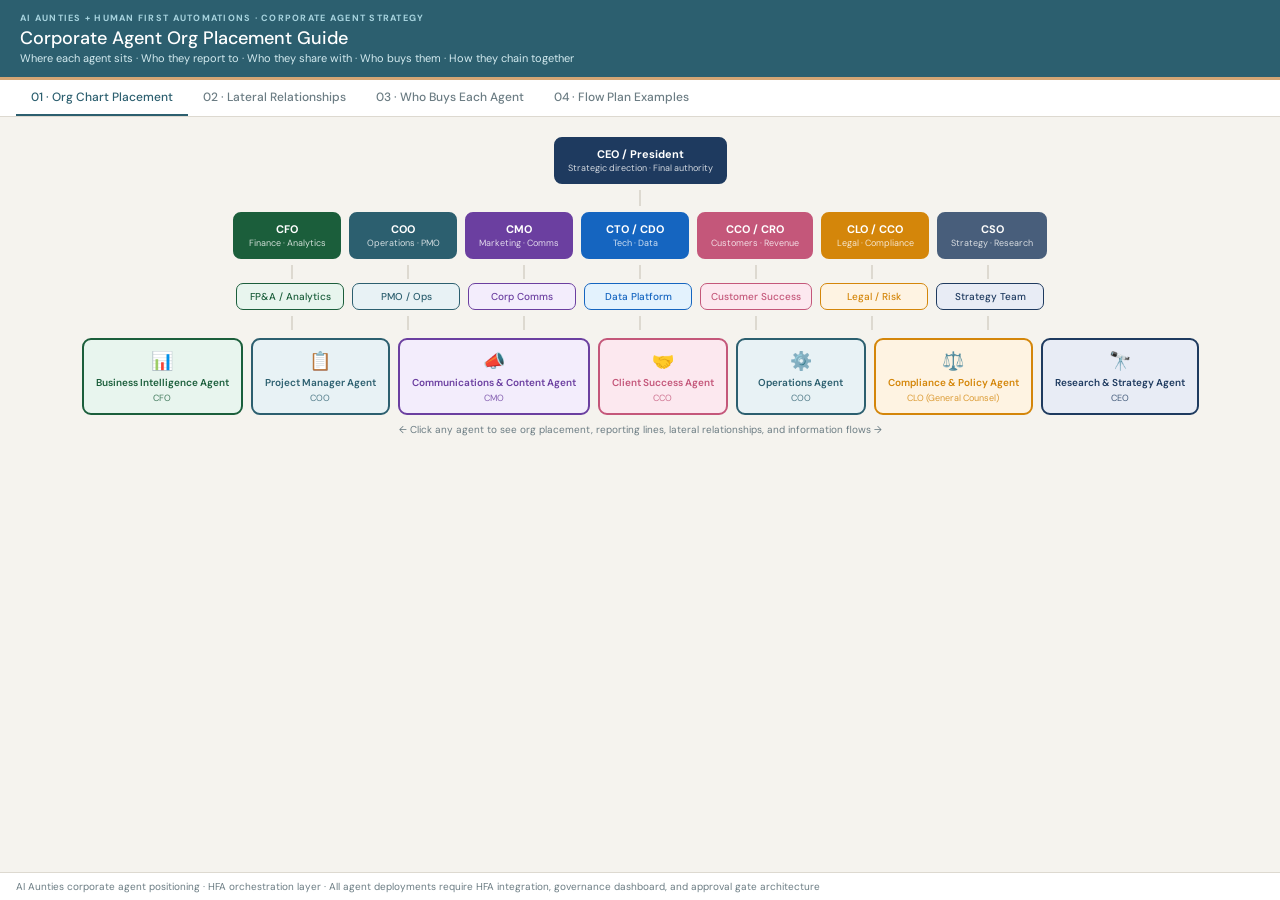
<file: corporate-agent-org.html>
<!DOCTYPE html>
<html lang="en">
<head>
<meta charset="UTF-8">
<meta name="viewport" content="width=device-width,initial-scale=1.0">
<title>Corporate Agent Org Placement Guide</title>
<link href="https://fonts.googleapis.com/css2?family=DM+Sans:wght@300;400;500;600&family=DM+Serif+Display&display=swap" rel="stylesheet">
<style>
*{box-sizing:border-box;margin:0;padding:0}
:root{
  --teal:#2C5F6F;--teal-l:#4A8A9A;--gold:#D4A574;--coral:#D97757;
  --green:#2D6A4F;--purple:#7F77DD;--amber:#D4860A;--navy:#1E3A5F;
  --rose:#C4577A;--forest:#2D6A4F;--cream:#F5F3EE;
  --border:#DDD9D0;--text:#1E2D32;--muted:#6B7C83;--light:#F0F6F8;
}
body{font-family:'DM Sans',sans-serif;background:var(--cream);color:var(--text);height:100vh;display:flex;flex-direction:column;overflow:hidden;font-size:13px}
.hdr{background:var(--teal);padding:12px 20px;border-bottom:3px solid var(--gold);flex-shrink:0}
.hdr-eye{font-size:9px;color:#A8D4DF;font-weight:700;letter-spacing:.14em;text-transform:uppercase;margin-bottom:2px}
.hdr-title{font-size:18px;font-weight:500;color:#fff;margin-bottom:1px}
.hdr-sub{font-size:11px;color:#D4EBF0}
.tabs{background:#fff;border-bottom:1px solid var(--border);padding:0 16px;display:flex;flex-shrink:0;overflow-x:auto}
.tab{padding:9px 15px;font-size:12px;font-weight:500;cursor:pointer;color:var(--muted);border-bottom:2px solid transparent;white-space:nowrap}
.tab.active{color:var(--teal);border-bottom-color:var(--teal)}
.view{display:none;flex:1;overflow:hidden}
.view.active{display:flex}

/* ── ORG CHART VIEW ── */
#view-org{flex-direction:column;overflow:hidden}
.org-scroll{flex:1;overflow:auto;padding:20px}
.org-scroll::-webkit-scrollbar{width:4px;height:4px}.org-scroll::-webkit-scrollbar-thumb{background:var(--border);border-radius:4px}
.org-wrap{min-width:1200px}
.c-tier{display:flex;justify-content:center;gap:8px;margin-bottom:6px}
.dept-tier{display:flex;justify-content:center;gap:8px;margin-bottom:6px}
.agent-tier{display:flex;justify-content:center;gap:8px;margin-bottom:8px}
.c-box{border-radius:8px;padding:8px 12px;text-align:center;border:2px solid;min-width:120px;cursor:pointer;transition:all .15s}
.c-box .c-title{font-size:11px;font-weight:700;color:#fff;margin-bottom:1px}
.c-box .c-sub{font-size:9px;opacity:.8;color:#fff}
.dept-box{border-radius:7px;padding:6px 10px;text-align:center;border:1px solid;min-width:110px;font-size:10px;font-weight:500;cursor:default}
.agent-node{border-radius:9px;padding:9px 12px;border:2px solid;min-width:130px;text-align:center;cursor:pointer;transition:all .15s;position:relative}
.agent-node:hover{transform:translateY(-2px);box-shadow:0 4px 12px rgba(0,0,0,.1)}
.agent-node.selected{box-shadow:0 0 0 3px var(--gold)}
.agent-emoji{font-size:18px;margin-bottom:3px}
.agent-name{font-size:10px;font-weight:600;line-height:1.3}
.agent-reports{font-size:9px;margin-top:3px;opacity:.8}
/* connectors */
.connector-row{display:flex;justify-content:center;gap:8px;height:16px;position:relative}
.conn-line{display:flex;justify-content:center;align-items:center}
.v-line{width:2px;height:16px;background:var(--border)}

/* ── DETAIL PANEL ── */
.detail-panel{width:340px;border-left:1px solid var(--border);background:#fff;overflow-y:auto;flex-shrink:0;padding:0;transition:width .2s ease}
.detail-panel.hidden{width:0;border-left:none;overflow:hidden;padding:0}
.detail-panel::-webkit-scrollbar{width:3px}.detail-panel::-webkit-scrollbar-thumb{background:var(--border)}
.dp-inner{padding:16px;min-width:320px}
.dp-close-btn{position:sticky;top:0;z-index:10;background:#fff;display:flex;justify-content:flex-end;padding:10px 14px 6px;border-bottom:1px solid var(--border);margin-bottom:8px}
.close-btn{background:var(--cream);border:1px solid var(--border);border-radius:6px;cursor:pointer;font-size:12px;font-weight:600;color:var(--muted);padding:4px 10px;display:flex;align-items:center;gap:5px;font-family:'DM Sans',sans-serif}
.close-btn:hover{background:var(--border);color:var(--text)}
.dp-placeholder{display:flex;flex-direction:column;align-items:center;justify-content:center;height:100%;color:var(--muted);text-align:center;gap:10px}
.dp-emoji{font-size:36px}
.dp-hint{font-size:12px;line-height:1.5}

/* ── AGENT DETAIL ── */
.da-header{margin-bottom:14px}
.da-emoji{font-size:28px;margin-bottom:6px}
.da-title{font-size:16px;font-weight:500;color:var(--text);margin-bottom:4px}
.da-tagline{font-size:11px;color:var(--muted);font-style:italic;line-height:1.5;margin-bottom:10px}
.da-section{font-size:9px;font-weight:700;text-transform:uppercase;letter-spacing:.1em;color:var(--muted);margin:12px 0 6px}
.da-card{border-radius:8px;padding:10px 12px;margin-bottom:8px;border-left:3px solid}
.da-card-title{font-size:11px;font-weight:600;margin-bottom:3px}
.da-card-body{font-size:11px;color:#444;line-height:1.5}
.rel-row{display:flex;gap:7px;margin-bottom:6px;align-items:flex-start;font-size:11px;line-height:1.5}
.rel-dot{width:8px;height:8px;border-radius:50%;flex-shrink:0;margin-top:3px}
.flow-grid{display:grid;grid-template-columns:1fr 1fr;gap:8px}
.flow-box{border-radius:8px;padding:9px 10px;border:1px solid var(--border)}
.flow-label{font-size:9px;font-weight:700;text-transform:uppercase;letter-spacing:.08em;margin-bottom:4px}
.flow-item{font-size:10px;color:#444;line-height:1.5;display:flex;gap:5px;margin-bottom:3px}

/* ── RELATIONSHIPS VIEW ── */
#view-relationships .main-content{flex:1;overflow-y:auto;padding:18px}
.main-content::-webkit-scrollbar{width:4px}.main-content::-webkit-scrollbar-thumb{background:var(--border);border-radius:4px}
.rel-matrix{display:grid;gap:12px}
.rel-card{background:#fff;border:1px solid var(--border);border-radius:11px;overflow:hidden}
.rel-card-hdr{padding:11px 15px;display:flex;align-items:center;gap:10px}
.rel-card-emoji{font-size:20px}
.rel-card-title{font-size:13px;font-weight:500}
.rel-card-role{font-size:10px;color:var(--muted)}
.rel-card-body{padding:12px 15px;display:grid;grid-template-columns:1fr 1fr 1fr;gap:10px;border-top:1px solid var(--border)}
.rel-col-hdr{font-size:9px;font-weight:700;text-transform:uppercase;letter-spacing:.08em;margin-bottom:6px}
.rel-item{font-size:10px;color:#444;line-height:1.5;display:flex;gap:5px;margin-bottom:4px}

/* ── BUYER GUIDE VIEW ── */
#view-buyers .main-content{flex:1;overflow-y:auto;padding:18px}
.buyer-card{background:#fff;border:1px solid var(--border);border-radius:11px;overflow:hidden;margin-bottom:12px}
.buyer-hdr{padding:12px 16px;display:flex;justify-content:space-between;align-items:center}
.buyer-agent{display:flex;align-items:center;gap:9px}
.buyer-emoji{font-size:20px}
.buyer-name{font-size:13px;font-weight:500}
.buyer-dept{font-size:10px;color:var(--muted)}
.budget-badge{font-size:10px;font-weight:600;padding:3px 10px;border-radius:20px}
.buyer-grid{display:grid;grid-template-columns:repeat(4,1fr);border-top:1px solid var(--border)}
.buyer-col{padding:11px 13px;border-right:1px solid var(--border)}
.buyer-col:last-child{border-right:none}
.buyer-col-hdr{font-size:9px;font-weight:700;text-transform:uppercase;letter-spacing:.08em;margin-bottom:5px}
.buyer-item{font-size:10px;color:#444;line-height:1.5;margin-bottom:3px;display:flex;gap:5px}
.chk{color:var(--green);font-size:10px;flex-shrink:0}
.warn{color:var(--amber);font-size:10px;flex-shrink:0}

/* ── FLOW PLANS VIEW ── */
#view-flows .main-content{flex:1;overflow-y:auto;padding:18px}
.plan-card{background:#fff;border:1px solid var(--border);border-radius:11px;overflow:hidden;margin-bottom:14px}
.plan-hdr{padding:12px 16px;border-bottom:1px solid var(--border)}
.plan-title{font-size:14px;font-weight:500;margin-bottom:2px}
.plan-sub{font-size:11px;color:var(--muted)}
.plan-body{padding:14px 16px}
.flow-steps{display:flex;gap:0;align-items:stretch;overflow-x:auto;padding-bottom:4px}
.flow-step{min-width:140px;flex-shrink:0}
.flow-step-inner{border-radius:9px;padding:10px 11px;height:100%}
.flow-step-num{font-size:9px;font-weight:700;text-transform:uppercase;letter-spacing:.06em;margin-bottom:3px}
.flow-step-agent{font-size:10px;font-weight:600;margin-bottom:3px}
.flow-step-work{font-size:10px;color:#444;line-height:1.4}
.flow-arrow{display:flex;align-items:center;padding:0 4px;flex-shrink:0}
.flow-arrow-inner{text-align:center;min-width:50px}
.flow-arrow-symbol{font-size:16px;color:var(--muted)}
.flow-arrow-label{font-size:9px;color:var(--muted);margin-top:2px}
.gate-step{min-width:90px;flex-shrink:0}
.gate-inner{background:#FAECE7;border:2px solid rgba(217,119,87,.4);border-radius:9px;padding:8px 10px;text-align:center;height:100%}
.gate-icon{font-size:14px;margin-bottom:3px}
.gate-label{font-size:9px;font-weight:600;color:#712B13}
.gate-who{font-size:9px;color:#712B13;margin-top:2px}

/* footer */
.footer{background:#fff;border-top:1px solid var(--border);padding:7px 16px;flex-shrink:0}
.footer p{font-size:10px;color:var(--muted)}
</style>
</head>
<body>

<div class="hdr">
  <div class="hdr-eye">AI Aunties + Human First Automations · Corporate Agent Strategy</div>
  <div class="hdr-title">Corporate Agent Org Placement Guide</div>
  <div class="hdr-sub">Where each agent sits · Who they report to · Who they share with · Who buys them · How they chain together</div>
</div>
<div class="tabs">
  <div class="tab active" onclick="showTab('org')">01 · Org Chart Placement</div>
  <div class="tab" onclick="showTab('relationships')">02 · Lateral Relationships</div>
  <div class="tab" onclick="showTab('buyers')">03 · Who Buys Each Agent</div>
  <div class="tab" onclick="showTab('flows')">04 · Flow Plan Examples</div>
</div>

<!-- ══ TAB 1: ORG CHART ══════════════════════════════════════════ -->
<div id="view-org" class="view active">
  <div class="org-scroll">
    <div class="org-wrap">

      <!-- CEO tier -->
      <div class="c-tier">
        <div class="c-box" style="background:var(--navy);border-color:var(--navy);min-width:160px">
          <div class="c-title">CEO / President</div>
          <div class="c-sub">Strategic direction · Final authority</div>
        </div>
      </div>
      <div style="display:flex;justify-content:center;margin-bottom:6px"><div style="width:2px;height:16px;background:var(--border)"></div></div>

      <!-- C-Suite tier -->
      <div class="c-tier">
        <div class="c-box" style="background:#1B5E3B;border-color:#1B5E3B;min-width:108px">
          <div class="c-title">CFO</div><div class="c-sub">Finance · Analytics</div>
        </div>
        <div class="c-box" style="background:var(--teal);border-color:var(--teal);min-width:108px">
          <div class="c-title">COO</div><div class="c-sub">Operations · PMO</div>
        </div>
        <div class="c-box" style="background:#6B3FA0;border-color:#6B3FA0;min-width:108px">
          <div class="c-title">CMO</div><div class="c-sub">Marketing · Comms</div>
        </div>
        <div class="c-box" style="background:#1565C0;border-color:#1565C0;min-width:108px">
          <div class="c-title">CTO / CDO</div><div class="c-sub">Tech · Data</div>
        </div>
        <div class="c-box" style="background:var(--rose);border-color:var(--rose);min-width:108px">
          <div class="c-title">CCO / CRO</div><div class="c-sub">Customers · Revenue</div>
        </div>
        <div class="c-box" style="background:var(--amber);border-color:var(--amber);min-width:108px">
          <div class="c-title">CLO / CCO</div><div class="c-sub">Legal · Compliance</div>
        </div>
        <div class="c-box" style="background:var(--navy);border-color:var(--navy);opacity:.8;min-width:108px">
          <div class="c-title">CSO</div><div class="c-sub">Strategy · Research</div>
        </div>
      </div>
      <div style="display:flex;justify-content:center;gap:8px;margin:4px 0 4px">
        <div style="width:108px;display:flex;justify-content:center"><div style="width:2px;height:14px;background:var(--border)"></div></div>
        <div style="width:108px;display:flex;justify-content:center"><div style="width:2px;height:14px;background:var(--border)"></div></div>
        <div style="width:108px;display:flex;justify-content:center"><div style="width:2px;height:14px;background:var(--border)"></div></div>
        <div style="width:108px;display:flex;justify-content:center"><div style="width:2px;height:14px;background:var(--border)"></div></div>
        <div style="width:108px;display:flex;justify-content:center"><div style="width:2px;height:14px;background:var(--border)"></div></div>
        <div style="width:108px;display:flex;justify-content:center"><div style="width:2px;height:14px;background:var(--border)"></div></div>
        <div style="width:108px;display:flex;justify-content:center"><div style="width:2px;height:14px;background:var(--border)"></div></div>
      </div>

      <!-- Department tier -->
      <div class="dept-tier">
        <div class="dept-box" style="background:#E8F5EE;border-color:#1B5E3B;color:#1B5E3B;min-width:108px">FP&A / Analytics</div>
        <div class="dept-box" style="background:#E8F2F5;border-color:var(--teal);color:var(--teal);min-width:108px">PMO / Ops</div>
        <div class="dept-box" style="background:#F3EDFC;border-color:#6B3FA0;color:#6B3FA0;min-width:108px">Corp Comms</div>
        <div class="dept-box" style="background:#E3F2FD;border-color:#1565C0;color:#1565C0;min-width:108px">Data Platform</div>
        <div class="dept-box" style="background:#FCE8EF;border-color:var(--rose);color:var(--rose);min-width:108px">Customer Success</div>
        <div class="dept-box" style="background:#FEF3E2;border-color:var(--amber);color:var(--amber);min-width:108px">Legal / Risk</div>
        <div class="dept-box" style="background:#E8ECF5;border-color:var(--navy);color:var(--navy);min-width:108px">Strategy Team</div>
      </div>
      <div style="display:flex;justify-content:center;gap:8px;margin:4px 0 8px">
        <div style="width:108px;display:flex;justify-content:center"><div style="width:2px;height:14px;background:var(--border)"></div></div>
        <div style="width:108px;display:flex;justify-content:center"><div style="width:2px;height:14px;background:var(--border)"></div></div>
        <div style="width:108px;display:flex;justify-content:center"><div style="width:2px;height:14px;background:var(--border)"></div></div>
        <div style="width:108px;display:flex;justify-content:center"><div style="width:2px;height:14px;background:var(--border)"></div></div>
        <div style="width:108px;display:flex;justify-content:center"><div style="width:2px;height:14px;background:var(--border)"></div></div>
        <div style="width:108px;display:flex;justify-content:center"><div style="width:2px;height:14px;background:var(--border)"></div></div>
        <div style="width:108px;display:flex;justify-content:center"><div style="width:2px;height:14px;background:var(--border)"></div></div>
      </div>

      <!-- Agent tier -->
      <div class="agent-tier" id="agent-tier"></div>

      <div style="text-align:center;font-size:10px;color:var(--muted);margin-top:8px">
        ← Click any agent to see org placement, reporting lines, lateral relationships, and information flows →
      </div>
    </div>
  </div>
  <div class="detail-panel hidden" id="detail-panel">
    <div class="dp-close-btn">
      <button class="close-btn" onclick="closePanel()">✕ Close</button>
    </div>
    <div class="dp-inner" id="dp-inner"></div>
  </div>
</div>

<!-- ══ TAB 2: RELATIONSHIPS ═════════════════════════════════════ -->
<div id="view-relationships" class="view" style="flex-direction:column">
  <div class="main-content" id="rel-content"></div>
</div>

<!-- ══ TAB 3: BUYERS ════════════════════════════════════════════ -->
<div id="view-buyers" class="view" style="flex-direction:column">
  <div class="main-content" id="buyer-content"></div>
</div>

<!-- ══ TAB 4: FLOW PLANS ════════════════════════════════════════ -->
<div id="view-flows" class="view" style="flex-direction:column">
  <div class="main-content" id="flow-content"></div>
</div>

<div class="footer"><p>AI Aunties corporate agent positioning · HFA orchestration layer · All agent deployments require HFA integration, governance dashboard, and approval gate architecture</p></div>

<script>
const AGENTS = [
  {
    id:"bi", emoji:"📊", name:"Business Intelligence Agent",
    dept:"FP&A / Analytics", reports_to:"CFO / VP Analytics / CDO",
    color:"#1B5E3B", bg:"#E8F5EE",
    tagline:"Answers business questions, synthesizes data into narrative summaries, produces executive briefings from live data",
    org_position:"Sits within or directly alongside the Analytics team. In companies where analytics reports to the CFO, this agent sits in Finance. In companies with a CDO or dedicated data function, it sits there instead.",
    what_it_receives:[
      "Strategic questions from C-suite and VPs",
      "KPI definitions and reporting requirements",
      "Access to data warehouse and BI tools",
      "Historical context from prior reports"
    ],
    what_it_sends_up:[
      "Executive briefings for CEO/CFO/COO",
      "Performance summaries for board meetings",
      "Variance analysis and anomaly flags",
      "Quarterly and annual reporting packages"
    ],
    lateral_sends:[
      {to:"Project Manager Agent", what:"Project cost and performance data"},
      {to:"Research & Strategy Agent", what:"Market performance data and internal benchmarks"},
      {to:"Communications Agent", what:"Data narratives for leadership communications"},
      {to:"Operations Agent", what:"Operational KPI summaries"},
    ],
    lateral_receives:[
      {from:"Operations Agent", what:"Process performance data and SLA metrics"},
      {from:"Client Success Agent", what:"Customer health and revenue data"},
      {from:"Project Manager Agent", what:"Project status data for consolidated reporting"},
    ],
    champion:"CFO or VP of Analytics",
    approval_chain:["CFO (budget)","CTO/IT (integration)","Legal (data access)"],
    objections:["Who owns the data outputs?","How do we ensure accuracy?","What happens when the data changes?"],
    hfa_builds:["Query and retrieval layer connecting to data warehouse","BI tool API integration (Tableau, Power BI, Looker)","Executive briefing delivery workflow","Governance dashboard showing briefings produced per month"]
  },
  {
    id:"pm", emoji:"📋", name:"Project Manager Agent",
    dept:"PMO / Operations", reports_to:"COO / VP Operations / Head of PMO",
    color:"#2C5F6F", bg:"#E8F2F5",
    tagline:"Reads live project data, flags blockers, drafts stakeholder reports, sends milestone alerts across Jira, Asana, Monday, or MS Project",
    org_position:"Sits within the PMO (Project Management Office) or embedded within a specific department that runs large projects — Engineering, Product, or Operations. Reports up through the COO in most mid-market and enterprise companies.",
    what_it_receives:[
      "Project briefs and scope definitions",
      "Strategic priorities and deadline requirements",
      "Budget constraints and resource allocations",
      "Escalation thresholds from senior management"
    ],
    what_it_sends_up:[
      "Weekly status reports to COO and project sponsors",
      "Blocker flags for executive attention",
      "Milestone completion confirmations",
      "Resource conflict alerts",
      "Project health scores"
    ],
    lateral_sends:[
      {to:"Business Intelligence Agent", what:"Project cost and timeline data for consolidated reporting"},
      {to:"Communications Agent", what:"Project update content for stakeholder communications"},
      {to:"Operations Agent", what:"Cross-project dependency and handoff information"},
    ],
    lateral_receives:[
      {from:"Business Intelligence Agent", what:"Budget variance data and financial context"},
      {from:"Operations Agent", what:"Process exception data affecting project timelines"},
      {from:"Compliance Agent", what:"Regulatory timeline requirements affecting project scope"},
    ],
    champion:"COO or Head of PMO",
    approval_chain:["COO or CFO (budget)","IT (integration with PM systems)"],
    objections:["We already have a PM team","How accurate is the status data?","What if a project manager disagrees with the agent's read?"],
    hfa_builds:["Bi-directional integration with Jira/Asana/Monday/MS Project","Stakeholder report delivery workflow","Escalation routing to appropriate manager by severity","Governance dashboard: projects active, milestones hit, blockers resolved"]
  },
  {
    id:"comms", emoji:"📣", name:"Communications & Content Agent",
    dept:"Corporate Communications", reports_to:"CMO / VP Communications / CEO (for exec comms)",
    color:"#6B3FA0", bg:"#F3EDFC",
    tagline:"Drafts internal communications, leadership messages, board updates, and stakeholder briefings — never sends, always for human approval",
    org_position:"Sits within Corporate Communications, which in most companies sits under the CMO or reports directly to the CEO for executive-level content. Internal comms often has a separate home under the CHRO. This agent serves both.",
    what_it_receives:[
      "Key messages and corporate priorities from leadership",
      "Event triggers: earnings, leadership changes, product launches",
      "Audience definitions for each communication",
      "Brand voice standards and tone guidelines",
      "Prior communications for consistency reference"
    ],
    what_it_sends_up:[
      "Draft executive messages for CEO/C-suite review",
      "Board communication packages",
      "Crisis communication holding statements",
      "All-hands and town hall scripts",
      "Leadership talking points"
    ],
    lateral_sends:[
      {to:"Operations Agent", what:"Internal process change communications"},
      {to:"Client Success Agent", what:"Customer-facing message templates"},
      {to:"Business Intelligence Agent", what:"Requests for data to support communications"},
    ],
    lateral_receives:[
      {from:"Business Intelligence Agent", what:"Performance data and metrics for data-driven messaging"},
      {from:"Research & Strategy Agent", what:"Market context for external communications"},
      {from:"Compliance Agent", what:"Required legal language and regulatory disclosures"},
      {from:"Project Manager Agent", what:"Project milestone content for updates"},
    ],
    champion:"CMO or VP of Communications",
    approval_chain:["CMO or CEO (budget and content authority)","Legal (for external communications)","CHRO (for internal communications)"],
    objections:["Our communications are too sensitive for AI","The voice won't sound like our executives","What if something goes out before approval?"],
    hfa_builds:["Integration with Slack, email, Confluence, SharePoint for delivery","Hard approval gate — nothing publishes without explicit sign-off","Context pull from prior communications for voice consistency","Delivery routing: right message to right channel to right audience"]
  },
  {
    id:"cs", emoji:"🤝", name:"Client Success Agent",
    dept:"Customer Success / Account Management", reports_to:"CCO / CRO / VP Customer Success",
    color:"#C4577A", bg:"#FCE8EF",
    tagline:"Tracks client relationships, flags at-risk accounts, drafts renewal communications, synthesizes interaction history from live CRM data",
    org_position:"Sits directly within the Customer Success or Account Management team, under the CCO or CRO. In SaaS and professional services companies this is one of the highest-value agent placements because the CS team is often understaffed relative to the account volume they manage.",
    what_it_receives:[
      "Account assignments and ownership from CS leadership",
      "Renewal targets and expansion goals",
      "Product usage data and support ticket history",
      "Health score thresholds for risk flagging"
    ],
    what_it_sends_up:[
      "Account health reports to VP CS or CRO",
      "At-risk account flags requiring executive attention",
      "Renewal forecast updates",
      "Customer feedback synthesis for product team",
      "QBR preparation materials"
    ],
    lateral_sends:[
      {to:"Business Intelligence Agent", what:"Customer revenue and retention data"},
      {to:"Communications Agent", what:"Customer success stories for content"},
      {to:"Research & Strategy Agent", what:"Customer feedback and market signal data"},
    ],
    lateral_receives:[
      {from:"Business Intelligence Agent", what:"Revenue performance and churn analysis"},
      {from:"Operations Agent", what:"Delivery and SLA performance data affecting client health"},
      {from:"Communications Agent", what:"Approved customer-facing message templates"},
    ],
    champion:"VP of Customer Success or CRO",
    approval_chain:["CRO or CCO (budget)","IT (CRM integration)","Legal (for renewal and contract language)"],
    objections:["Our CS relationships are too personal for AI","We already use Salesforce Health Scores","What if the agent misreads a relationship?"],
    hfa_builds:["Bi-directional CRM integration (Salesforce, HubSpot)","At-risk account alert routing","Renewal communication draft workflow","QBR preparation automation","Governance dashboard: accounts monitored, renewals drafted, flags raised"]
  },
  {
    id:"ops", emoji:"⚙️", name:"Operations Agent",
    dept:"Operations (cross-functional)", reports_to:"COO / VP Operations",
    color:"#2C5F6F", bg:"#E8F2F5",
    tagline:"Monitors process execution across departments, flags exceptions, coordinates handoffs between teams, tracks SLAs in real time",
    org_position:"This is the most horizontal agent in the portfolio. It doesn't sit within one department — it sits across all of them. Think of it as the COO's operational visibility layer. It monitors what every department agreed to do and flags when anything deviates from the plan.",
    what_it_receives:[
      "Process standards and SLA definitions from COO",
      "Exception thresholds from department heads",
      "Escalation routing rules from operations leadership",
      "Current operational data from all connected systems"
    ],
    what_it_sends_up:[
      "Daily operational exception report to COO",
      "SLA breach alerts to relevant VP and COO",
      "Cross-department bottleneck identification",
      "Operational health dashboard for executive review"
    ],
    lateral_sends:[
      {to:"Business Intelligence Agent", what:"Operational performance data for consolidated reporting"},
      {to:"Project Manager Agent", what:"Process exception data affecting project timelines"},
      {to:"Compliance Agent", what:"Process deviation data relevant to regulatory requirements"},
      {to:"Communications Agent", what:"Operational update content for internal communications"},
    ],
    lateral_receives:[
      {from:"All other agents", what:"Status updates and output data for operational monitoring"},
    ],
    champion:"COO",
    approval_chain:["COO (primary champion and budget owner)","CFO (budget)","IT (cross-system integration)"],
    objections:["Too many systems to integrate","We'll lose visibility into exceptions","The agent can't understand context"],
    hfa_builds:["Cross-system monitoring layer connecting all operational tools","Exception detection and severity classification","Escalation routing to correct manager by exception type","SLA tracking and breach alert workflows","Master operational dashboard for COO"]
  },
  {
    id:"compliance", emoji:"⚖️", name:"Compliance & Policy Agent",
    dept:"Legal / Compliance / Risk", reports_to:"CLO (General Counsel) / Chief Compliance Officer / VP Risk",
    color:"#D4860A", bg:"#FEF3E2",
    tagline:"Monitors regulatory deadlines, tracks policy adherence, drafts compliance documentation — with a complete audit trail that is legally required, not optional",
    org_position:"Sits within the Legal or Compliance function, which reports to the General Counsel or a dedicated Chief Compliance Officer. In regulated industries (financial services, healthcare, legal, government contracting), this is the highest-stakes agent placement and the one with the clearest ROI — missing a compliance deadline has direct financial and legal consequences.",
    what_it_receives:[
      "Regulatory filing deadlines and requirements",
      "Policy definitions from legal leadership",
      "Audit requirements from external regulators",
      "Changes to relevant legislation or regulation",
      "Internal policy updates from CHRO and Legal"
    ],
    what_it_sends_up:[
      "Compliance status dashboard to CCO/CLO",
      "Regulatory deadline alerts (30/14/7 day warnings)",
      "Draft compliance documentation for attorney review",
      "Audit trail reports for regulatory examinations",
      "Policy adherence summary for board reporting"
    ],
    lateral_sends:[
      {to:"Communications Agent", what:"Required legal language and regulatory disclosures for all communications"},
      {to:"Project Manager Agent", what:"Regulatory deadline requirements affecting project scope"},
      {to:"Operations Agent", what:"Compliance-critical process requirements and standards"},
      {to:"Business Intelligence Agent", what:"Compliance cost data for financial reporting"},
    ],
    lateral_receives:[
      {from:"Operations Agent", what:"Process exception data with compliance implications"},
      {from:"Business Intelligence Agent", what:"Financial data needed for regulatory reporting"},
      {from:"Communications Agent", what:"Drafts requiring legal review before publication"},
    ],
    champion:"Chief Compliance Officer or General Counsel",
    approval_chain:["CLO or CCO (budget)","IT (data security and access controls)","Board Audit Committee (in public companies)"],
    objections:["Too sensitive — legal can't trust AI with compliance","What if the agent misses a deadline?","Who is liable if something goes wrong?"],
    hfa_builds:["Regulatory deadline tracking and alert system","Document routing to correct reviewer","Audit trail logging — every action timestamped and logged","Compliance documentation workflow with attorney approval gate","Integration with regulatory calendar tools and internal policy management systems"]
  },
  {
    id:"strategy", emoji:"🔭", name:"Research & Strategy Agent",
    dept:"Strategy / C-Suite Direct", reports_to:"CEO / Chief Strategy Officer / COO",
    color:"#1E3A5F", bg:"#E8ECF5",
    tagline:"Ingests market research, competitive intelligence, earnings calls, and industry reports — produces synthesis briefs that help leadership make faster, better-informed strategic decisions",
    org_position:"This agent sits closest to the top of the org chart. Strategy functions typically report directly to the CEO or COO. In companies without a dedicated CSO, this agent would be scoped to the CEO's office or executive team. It serves the people who make the biggest decisions.",
    what_it_receives:[
      "Strategic questions directly from CEO and C-suite",
      "Research priorities for the quarter",
      "Competitive landscape directives",
      "M&A or partnership exploration briefs",
      "Board and investor relations requirements"
    ],
    what_it_sends_up:[
      "Market intelligence briefings for CEO",
      "Competitive threat and opportunity summaries",
      "Strategic option analyses",
      "Board presentation research packages",
      "Industry trend synthesis for annual planning"
    ],
    lateral_sends:[
      {to:"Business Intelligence Agent", what:"External benchmark data for internal performance comparison"},
      {to:"Communications Agent", what:"Market context for external communications and messaging"},
      {to:"Project Manager Agent", what:"Strategic initiative priorities affecting project portfolio"},
    ],
    lateral_receives:[
      {from:"Business Intelligence Agent", what:"Internal performance data for strategy-to-results comparison"},
      {from:"Client Success Agent", what:"Customer feedback and market signal data"},
      {from:"Compliance Agent", what:"Regulatory landscape affecting strategic options"},
    ],
    champion:"CEO or Chief Strategy Officer",
    approval_chain:["CEO (champion)","CFO (budget)","IT (data ingestion security)"],
    objections:["Strategic decisions are too sensitive for AI","How does the agent know what's confidential?","We already have a strategy consulting relationship"],
    hfa_builds:["Document ingestion pipeline for research materials","Secure connection to market intelligence subscriptions (Bloomberg, Gartner, etc.)","Briefing delivery workflow to CEO and C-suite","Integration with board presentation tools","Context library for ongoing strategic threads"]
  }
];

const FLOW_PLANS = [
  {
    title:"Q4 Annual Planning Flow",
    trigger:"October 1st — auto-triggered by calendar",
    audience:"CFO · COO · CEO · Board",
    description:"The most predictable planning cycle in any company. Every department needs to contribute, coordinate, and consolidate. This flow runs all of it sequentially with defined handoffs and approval gates.",
    color:"#1B5E3B",
    steps:[
      {agent:"BI Agent",emoji:"📊",work:"Pulls Q1–Q3 performance data, produces YTD Summary"},
      {gate:"CFO Review",who:"CFO"},
      {agent:"Strategy Agent",emoji:"🔭",work:"Receives YTD data, produces Q4 Strategic Focus Brief"},
      {gate:"CEO/COO",who:"CEO + COO"},
      {agent:"Ops Agent",emoji:"⚙️",work:"Maps operational capacity against strategic priorities"},
      {gate:"COO Review",who:"COO"},
      {agent:"PM Agent",emoji:"📋",work:"Produces Q4 Project Portfolio and Resource Plan"},
      {gate:"COO Review",who:"COO"},
      {agent:"Comms Agent",emoji:"📣",work:"Drafts Board Communication Package from all inputs"},
      {gate:"CEO + Legal",who:"CEO + CLO"},
    ]
  },
  {
    title:"New Client Onboarding Flow",
    trigger:"Contract signed — event triggered",
    audience:"CCO · COO · PM Team · Client",
    description:"Ensures every new client gets a consistent, high-quality onboarding experience regardless of which team member is handling it.",
    color:"#C4577A",
    steps:[
      {agent:"CS Agent",emoji:"🤝",work:"Builds client profile from CRM — contacts, goals, history"},
      {gate:"CS Lead",who:"VP CS"},
      {agent:"Ops Agent",emoji:"⚙️",work:"Confirms delivery capacity and assigns resources"},
      {agent:"PM Agent",emoji:"📋",work:"Creates onboarding project in PM system with milestones"},
      {gate:"CS Lead",who:"CS Manager"},
      {agent:"Comms Agent",emoji:"📣",work:"Drafts welcome communications and kickoff materials"},
      {gate:"CS Lead",who:"CS Manager"},
      {agent:"Compliance Agent",emoji:"⚖️",work:"Confirms all data handling agreements in place"},
    ]
  },
  {
    title:"Monthly Executive Reporting Flow",
    trigger:"Last business day of month — auto-triggered",
    audience:"CEO · CFO · Board (quarterly)",
    description:"Consolidates data from all departments into one executive briefing package — without anyone having to chase down updates manually.",
    color:"#1E3A5F",
    steps:[
      {agent:"Ops Agent",emoji:"⚙️",work:"Produces operational performance summary by department"},
      {agent:"BI Agent",emoji:"📊",work:"Produces financial and KPI performance narrative"},
      {agent:"CS Agent",emoji:"🤝",work:"Produces customer health and revenue summary"},
      {agent:"PM Agent",emoji:"📋",work:"Produces project portfolio status across all active work"},
      {gate:"COO + CFO",who:"COO + CFO"},
      {agent:"Comms Agent",emoji:"📣",work:"Assembles all inputs into Executive Monthly Briefing"},
      {gate:"CEO Review",who:"CEO"},
    ]
  },
  {
    title:"Regulatory Filing Flow",
    trigger:"Filing deadline minus 30 days — calendar triggered",
    audience:"CLO · CFO · Board Audit Committee",
    description:"Ensures no regulatory deadline is missed and every filing has a complete audit trail. In regulated industries this is the highest-stakes flow plan.",
    color:"#D4860A",
    steps:[
      {agent:"Compliance Agent",emoji:"⚖️",work:"Pulls all required filing data and identifies gaps"},
      {gate:"CLO Review",who:"General Counsel"},
      {agent:"BI Agent",emoji:"📊",work:"Produces financial data packages required for filing"},
      {gate:"CFO Review",who:"CFO"},
      {agent:"Compliance Agent",emoji:"⚖️",work:"Assembles draft filing document with all required data"},
      {gate:"CLO + External Counsel",who:"CLO + Attorneys"},
      {agent:"Comms Agent",emoji:"📣",work:"Drafts board notification of filing status"},
      {gate:"CEO + CLO",who:"Final sign-off"},
    ]
  }
];

// Render agent nodes
const agentTier = document.getElementById('agent-tier');
AGENTS.forEach(a => {
  const node = document.createElement('div');
  node.className = 'agent-node';
  node.id = 'node-'+a.id;
  node.style.cssText = `border-color:${a.color};background:${a.bg};min-width:130px`;
  node.innerHTML = `<div class="agent-emoji">${a.emoji}</div><div class="agent-name" style="color:${a.color}">${a.name}</div><div class="agent-reports" style="color:${a.color}">${a.reports_to.split('/')[0].trim()}</div>`;
  node.onclick = () => selectAgent(a.id);
  agentTier.appendChild(node);
});

function closePanel() {
  document.querySelectorAll('.agent-node').forEach(n => n.classList.remove('selected'));
  const dp = document.getElementById('detail-panel');
  dp.classList.add('hidden');
  document.getElementById('dp-inner').innerHTML = '';
}

function selectAgent(id) {
  document.querySelectorAll('.agent-node').forEach(n => n.classList.remove('selected'));
  document.getElementById('node-'+id).classList.add('selected');
  const a = AGENTS.find(x => x.id === id);
  const dp = document.getElementById('detail-panel');
  dp.classList.remove('hidden');
  document.getElementById('dp-inner').innerHTML = `
    <div class="da-header">
      <div class="da-emoji">${a.emoji}</div>
      <div class="da-title">${a.name}</div>
      <div class="da-tagline">${a.tagline}</div>
      <span style="font-size:10px;font-weight:600;padding:3px 9px;border-radius:20px;background:${a.bg};color:${a.color}">${a.dept}</span>
    </div>

    <div class="da-section">Where it sits</div>
    <div class="da-card" style="background:${a.bg};border-color:${a.color}">
      <div class="da-card-body">${a.org_position}</div>
    </div>

    <div class="da-section">Reports to</div>
    <div class="da-card" style="background:#F8F7F4;border-color:var(--border)">
      <div class="da-card-title" style="color:${a.color}">${a.reports_to}</div>
    </div>

    <div class="da-section">Information flows</div>
    <div class="flow-grid">
      <div class="flow-box" style="border-color:${a.color}33">
        <div class="flow-label" style="color:${a.color}">Receives from above</div>
        ${a.what_it_receives.map(r=>`<div class="flow-item"><span style="color:${a.color}">↓</span>${r}</div>`).join('')}
      </div>
      <div class="flow-box" style="border-color:var(--teal)33">
        <div class="flow-label" style="color:var(--teal)">Sends upward</div>
        ${a.what_it_sends_up.map(r=>`<div class="flow-item"><span style="color:var(--teal)">↑</span>${r}</div>`).join('')}
      </div>
    </div>

    <div class="da-section">Lateral relationships</div>
    ${a.lateral_sends.map(r=>`<div class="rel-row"><div class="rel-dot" style="background:${a.color}"></div><span><strong>→ ${r.to}:</strong> ${r.what}</span></div>`).join('')}
    ${a.lateral_receives.map(r=>`<div class="rel-row"><div class="rel-dot" style="background:var(--muted)"></div><span><strong>← ${r.from}:</strong> ${r.what}</span></div>`).join('')}

    <div class="da-section">What HFA builds</div>
    ${a.hfa_builds.map(b=>`<div class="rel-row"><div class="rel-dot" style="background:var(--teal)"></div><span>${b}</span></div>`).join('')}
  `;
}

// Render relationships tab
const relContent = document.getElementById('rel-content');
relContent.innerHTML = `
  <div style="font-size:15px;font-weight:500;color:var(--text);margin-bottom:4px">Cross-Agent Lateral Relationships</div>
  <div style="font-size:12px;color:var(--muted);margin-bottom:16px;line-height:1.5">How agents share information with each other — the horizontal information layer that makes the Flow Plan possible.</div>
  <div class="rel-matrix">
  ${AGENTS.map(a=>`
    <div class="rel-card">
      <div class="rel-card-hdr" style="background:${a.bg}">
        <div class="rel-card-emoji">${a.emoji}</div>
        <div>
          <div class="rel-card-title" style="color:${a.color}">${a.name}</div>
          <div class="rel-card-role">Reports to: ${a.reports_to.split('/')[0].trim()}</div>
        </div>
      </div>
      <div class="rel-card-body">
        <div>
          <div class="rel-col-hdr" style="color:${a.color}">Sends information to</div>
          ${a.lateral_sends.map(r=>`<div class="rel-item"><span style="color:${a.color}">→</span><span><strong>${r.to.split(' ').slice(0,2).join(' ')}:</strong> ${r.what}</span></div>`).join('')}
        </div>
        <div>
          <div class="rel-col-hdr" style="color:var(--muted)">Receives from</div>
          ${a.lateral_receives.map(r=>`<div class="rel-item"><span style="color:var(--muted)">←</span><span><strong>${r.from.split(' ').slice(0,2).join(' ')}:</strong> ${r.what}</span></div>`).join('')}
        </div>
        <div>
          <div class="rel-col-hdr" style="color:var(--teal)">HFA integration role</div>
          ${a.hfa_builds.slice(0,3).map(b=>`<div class="rel-item"><span style="color:var(--teal)">⚙</span><span>${b}</span></div>`).join('')}
        </div>
      </div>
    </div>
  `).join('')}
  </div>
`;

// Render buyers tab
const buyerContent = document.getElementById('buyer-content');
buyerContent.innerHTML = `
  <div style="font-size:15px;font-weight:500;color:var(--text);margin-bottom:4px">Who Buys Each Agent — The Corporate Decision Map</div>
  <div style="font-size:12px;color:var(--muted);margin-bottom:16px;line-height:1.5">Who champions the purchase, who approves the budget, who uses it daily, and which objection needs answering first.</div>
  ${AGENTS.map(a=>`
    <div class="buyer-card">
      <div class="buyer-hdr" style="background:${a.bg}">
        <div class="buyer-agent">
          <div class="buyer-emoji">${a.emoji}</div>
          <div>
            <div class="buyer-name" style="color:${a.color}">${a.name}</div>
            <div class="buyer-dept">${a.dept}</div>
          </div>
        </div>
        <span class="budget-badge" style="background:${a.color};color:#fff">${a.champion}</span>
      </div>
      <div class="buyer-grid">
        <div class="buyer-col">
          <div class="buyer-col-hdr" style="color:${a.color}">Champion (makes the case)</div>
          <div class="buyer-item"><span class="chk">★</span><span>${a.champion}</span></div>
          <div style="margin-top:8px;font-size:10px;color:var(--muted)">This person has the most to gain and the organizational credibility to push the decision through.</div>
        </div>
        <div class="buyer-col">
          <div class="buyer-col-hdr" style="color:var(--navy)">Approval chain</div>
          ${a.approval_chain.map(c=>`<div class="buyer-item"><span class="chk">✓</span><span>${c}</span></div>`).join('')}
        </div>
        <div class="buyer-col">
          <div class="buyer-col-hdr" style="color:var(--amber)">Top objections to prepare for</div>
          ${a.objections.map(o=>`<div class="buyer-item"><span class="warn">?</span><span>${o}</span></div>`).join('')}
        </div>
        <div class="buyer-col">
          <div class="buyer-col-hdr" style="color:var(--teal)">HFA's role in closing</div>
          <div class="buyer-item"><span class="chk">⚙</span><span>Integration architecture answers IT objections</span></div>
          <div class="buyer-item"><span class="chk">⚙</span><span>Governance dashboard answers CFO's "what did we pay for" question</span></div>
          <div class="buyer-item"><span class="chk">⚙</span><span>Approval gates answer "what if it makes a mistake" concern</span></div>
        </div>
      </div>
    </div>
  `).join('')}
`;

// Render flow plans
const flowContent = document.getElementById('flow-content');
flowContent.innerHTML = `
  <div style="font-size:15px;font-weight:500;color:var(--text);margin-bottom:4px">Pre-Built Flow Plan Examples</div>
  <div style="font-size:12px;color:var(--muted);margin-bottom:16px;line-height:1.5">How agents chain together sequentially. Each step receives the prior agent's output. Approval gates hold the sequence until a human releases it. The arrows show what passes between steps.</div>
  ${FLOW_PLANS.map(plan=>`
    <div class="plan-card">
      <div class="plan-hdr">
        <div style="display:flex;justify-content:space-between;align-items:flex-start">
          <div>
            <div class="plan-title" style="color:${plan.color}">${plan.title}</div>
            <div class="plan-sub">${plan.description}</div>
          </div>
          <div style="text-align:right;flex-shrink:0;margin-left:16px">
            <div style="font-size:9px;font-weight:700;color:var(--muted);text-transform:uppercase;letter-spacing:.08em">Trigger</div>
            <div style="font-size:11px;font-weight:500;color:${plan.color}">${plan.trigger}</div>
            <div style="font-size:9px;color:var(--muted);margin-top:3px">Audience: ${plan.audience}</div>
          </div>
        </div>
      </div>
      <div class="plan-body">
        <div class="flow-steps">
          ${plan.steps.map((s,i)=>{
            if(s.gate) return `
              <div class="flow-arrow"><div class="flow-arrow-inner"><div class="flow-arrow-symbol">→</div><div class="flow-arrow-label">output</div></div></div>
              <div class="gate-step"><div class="gate-inner"><div class="gate-icon">🔐</div><div class="gate-label">APPROVAL GATE</div><div class="gate-who">${s.gate}<br>${s.who}</div></div></div>
              <div class="flow-arrow"><div class="flow-arrow-inner"><div class="flow-arrow-symbol">→</div><div class="flow-arrow-label">approved</div></div></div>
            `;
            return `${i>0&&!plan.steps[i-1].gate?`<div class="flow-arrow"><div class="flow-arrow-inner"><div class="flow-arrow-symbol">→</div><div class="flow-arrow-label">passes output</div></div></div>`:''}
              <div class="flow-step">
                <div class="flow-step-inner" style="background:${AGENTS.find(a=>a.emoji===s.emoji)?.bg||'#F5F3EE'};border:1px solid ${AGENTS.find(a=>a.emoji===s.emoji)?.color||'#DDD9D0'}33">
                  <div class="flow-step-num" style="color:${AGENTS.find(a=>a.emoji===s.emoji)?.color||'#888'}">Step ${i+1} ${s.emoji}</div>
                  <div class="flow-step-agent" style="color:${AGENTS.find(a=>a.emoji===s.emoji)?.color||'#333'}">${s.agent}</div>
                  <div class="flow-step-work">${s.work}</div>
                </div>
              </div>`;
          }).join('')}
        </div>
      </div>
    </div>
  `).join('')}
`;

function showTab(name) {
  const names=['org','relationships','buyers','flows'];
  document.querySelectorAll('.tab').forEach((t,i)=>t.classList.toggle('active',names[i]===name));
  document.querySelectorAll('.view').forEach(v=>v.classList.toggle('active',v.id==='view-'+name));
}
</script>
</body>
</html>
</file>
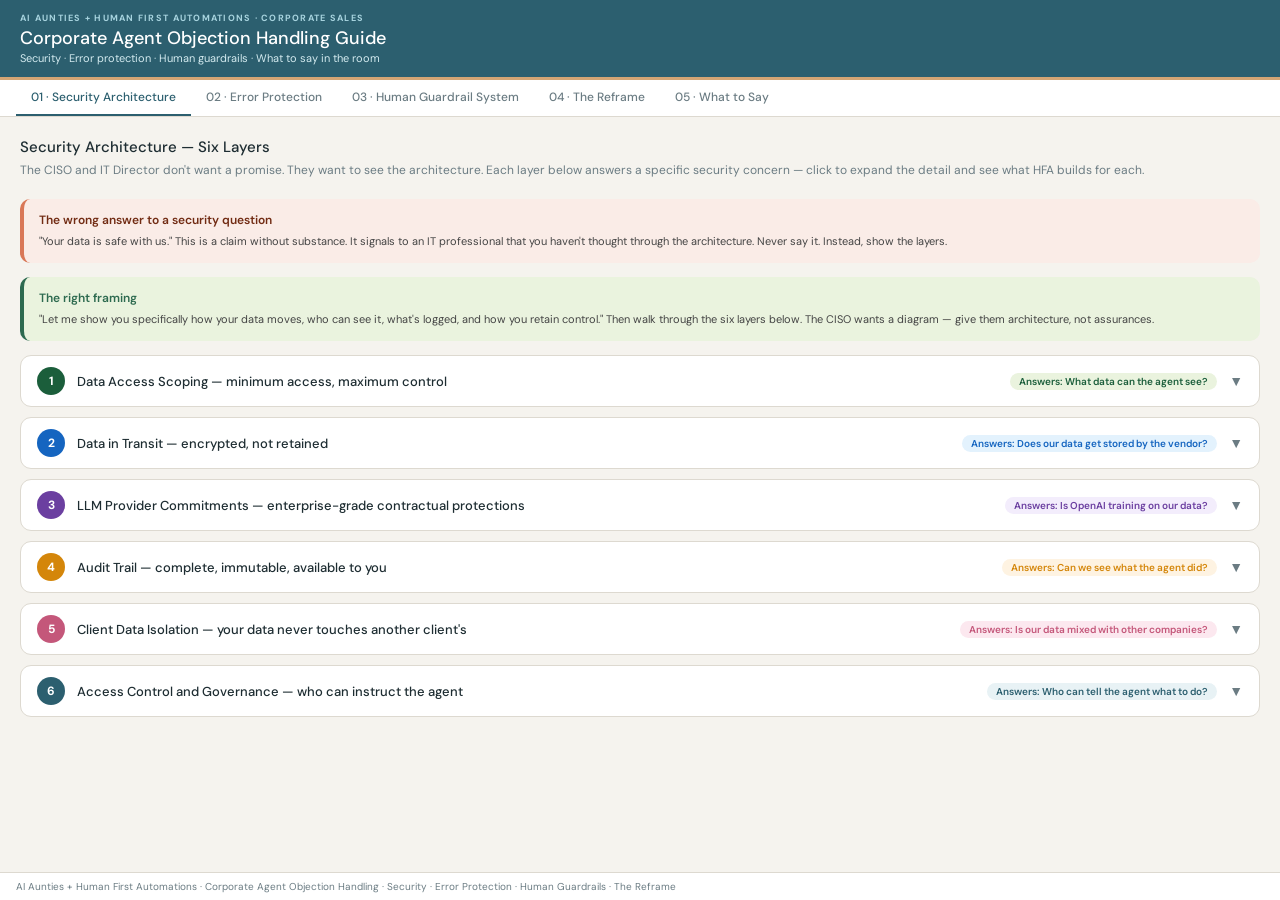
<file: corporate-objections.html>
<!DOCTYPE html>
<html lang="en">
<head>
<meta charset="UTF-8">
<meta name="viewport" content="width=device-width,initial-scale=1.0">
<title>Corporate Agent — Objection Handling Guide</title>
<link href="https://fonts.googleapis.com/css2?family=DM+Sans:wght@300;400;500;600&family=DM+Serif+Display&display=swap" rel="stylesheet">
<style>
*{box-sizing:border-box;margin:0;padding:0}
:root{
  --teal:#2C5F6F;--teal-l:#4A8A9A;--gold:#D4A574;--coral:#D97757;
  --green:#2D6A4F;--purple:#7F77DD;--amber:#D4860A;--navy:#1E3A5F;
  --rose:#C4577A;--cream:#F5F3EE;--border:#DDD9D0;--text:#1E2D32;
  --muted:#6B7C83;--light:#F0F6F8;
}
body{font-family:'DM Sans',sans-serif;background:var(--cream);color:var(--text);height:100vh;display:flex;flex-direction:column;overflow:hidden;font-size:13px}
.hdr{background:var(--teal);padding:12px 20px;border-bottom:3px solid var(--gold);flex-shrink:0}
.hdr-eye{font-size:9px;color:#A8D4DF;font-weight:700;letter-spacing:.14em;text-transform:uppercase;margin-bottom:2px}
.hdr-title{font-size:18px;font-weight:500;color:#fff;margin-bottom:1px}
.hdr-sub{font-size:11px;color:#D4EBF0}
.tabs{background:#fff;border-bottom:1px solid var(--border);padding:0 16px;display:flex;flex-shrink:0;overflow-x:auto}
.tab{padding:9px 15px;font-size:12px;font-weight:500;cursor:pointer;color:var(--muted);border-bottom:2px solid transparent;white-space:nowrap}
.tab.active{color:var(--teal);border-bottom-color:var(--teal)}
.view{display:none;flex:1;overflow-y:auto;padding:20px}
.view.active{display:block}
.view::-webkit-scrollbar{width:4px}.view::-webkit-scrollbar-thumb{background:var(--border);border-radius:4px}
/* shared */
.pg-title{font-size:15px;font-weight:500;margin-bottom:4px}
.pg-sub{font-size:12px;color:var(--muted);margin-bottom:20px;line-height:1.5}
.section-lbl{font-size:9px;font-weight:700;text-transform:uppercase;letter-spacing:.1em;color:var(--muted);margin:20px 0 8px}
.two{display:grid;grid-template-columns:1fr 1fr;gap:12px;margin-bottom:14px}
.three{display:grid;grid-template-columns:repeat(3,1fr);gap:10px;margin-bottom:14px}
@media(max-width:660px){.two,.three{grid-template-columns:1fr}}
.callout{border-radius:10px;padding:13px 15px;margin-bottom:14px;border-left:4px solid}
.callout-title{font-size:12px;font-weight:600;margin-bottom:4px}
.callout-body{font-size:11px;line-height:1.65;color:#444}
.row{display:flex;gap:8px;margin-bottom:6px;font-size:11px;line-height:1.5;align-items:flex-start}
.dot{width:8px;height:8px;border-radius:50%;flex-shrink:0;margin-top:3px}
/* layer cards */
.layer-wrap{display:flex;flex-direction:column;gap:10px;margin-bottom:20px}
.layer-card{background:#fff;border:1px solid var(--border);border-radius:11px;overflow:hidden}
.layer-hdr{padding:11px 16px;display:flex;align-items:center;gap:12px;cursor:pointer}
.layer-num{width:28px;height:28px;border-radius:50%;display:flex;align-items:center;justify-content:center;font-size:12px;font-weight:700;color:#fff;flex-shrink:0}
.layer-title{font-size:13px;font-weight:500;flex:1}
.layer-badge{font-size:10px;font-weight:600;padding:2px 9px;border-radius:20px}
.layer-chevron{font-size:14px;color:var(--muted);transition:transform .2s}
.layer-chevron.open{transform:rotate(180deg)}
.layer-body{display:none;padding:0 16px 14px;border-top:1px solid var(--border)}
.layer-body.open{display:block}
.layer-body-inner{padding-top:12px}
.what-hfa-box{background:var(--light);border-radius:8px;padding:10px 12px;margin-top:10px}
.what-hfa-lbl{font-size:9px;font-weight:700;text-transform:uppercase;letter-spacing:.08em;color:var(--teal);margin-bottom:6px}
/* comparison table */
.comp-table{width:100%;border-collapse:collapse;margin-bottom:14px;font-size:11px}
.comp-table th{padding:8px 12px;text-align:left;font-weight:500;font-size:11px}
.comp-table td{padding:8px 12px;border-bottom:1px solid var(--border);vertical-align:top;line-height:1.5}
.comp-table tr:last-child td{border-bottom:none}
.comp-table tr:nth-child(odd) td{background:rgba(44,95,111,.02)}
/* sales script */
.script-card{background:#fff;border:1px solid var(--border);border-radius:11px;overflow:hidden;margin-bottom:14px}
.script-hdr{padding:11px 15px;border-bottom:1px solid var(--border)}
.script-who{font-size:9px;font-weight:700;text-transform:uppercase;letter-spacing:.08em;color:var(--muted);margin-bottom:2px}
.script-title{font-size:13px;font-weight:500;color:var(--text)}
.script-body{padding:12px 15px}
.objection-box{background:#FAECE7;border-radius:8px;padding:10px 12px;margin-bottom:10px;font-size:11px;color:#712B13;font-style:italic;border-left:3px solid var(--coral)}
.answer-box{background:#EAF3DE;border-radius:8px;padding:10px 12px;margin-bottom:10px;font-size:11px;color:#1A3A1A;border-left:3px solid var(--green)}
.pivot-box{background:var(--light);border-radius:8px;padding:10px 12px;font-size:11px;color:var(--navy);border-left:3px solid var(--teal)}
.pivot-lbl{font-size:9px;font-weight:700;text-transform:uppercase;letter-spacing:.08em;color:var(--teal);margin-bottom:4px}
/* guardrail diagram */
.guardrail-flow{display:flex;flex-direction:column;gap:0;margin-bottom:14px}
.gr-step{background:#fff;border:1px solid var(--border);border-radius:9px;padding:12px 15px;margin-bottom:4px;display:flex;gap:12px;align-items:flex-start}
.gr-num{width:24px;height:24px;border-radius:50%;display:flex;align-items:center;justify-content:center;font-size:11px;font-weight:700;color:#fff;flex-shrink:0;margin-top:1px}
.gr-content{}
.gr-title{font-size:12px;font-weight:600;margin-bottom:3px}
.gr-desc{font-size:11px;color:#444;line-height:1.5}
.gr-gate{background:#FAECE7;border:2px solid rgba(217,119,87,.4);border-radius:9px;padding:11px 14px;margin-bottom:4px;display:flex;gap:10px;align-items:center}
.gr-gate-icon{font-size:18px;flex-shrink:0}
.gr-gate-content{}
.gr-gate-title{font-size:12px;font-weight:600;color:#712B13;margin-bottom:2px}
.gr-gate-desc{font-size:11px;color:#5A2010;line-height:1.5}
.gr-arrow{display:flex;justify-content:center;font-size:14px;color:var(--muted);margin:2px 0}
/* reframe */
.reframe-grid{display:grid;grid-template-columns:1fr 1fr;gap:0;border:1px solid var(--border);border-radius:11px;overflow:hidden;margin-bottom:14px}
.reframe-col{padding:14px 16px}
.reframe-hdr{font-size:10px;font-weight:700;text-transform:uppercase;letter-spacing:.08em;margin-bottom:10px;display:flex;gap:7px;align-items:center}
.reframe-item{font-size:11px;line-height:1.6;margin-bottom:8px;display:flex;gap:7px}
/* footer */
.footer{background:#fff;border-top:1px solid var(--border);padding:7px 16px;flex-shrink:0}
.footer p{font-size:10px;color:var(--muted)}
</style>
</head>
<body>

<div class="hdr">
  <div class="hdr-eye">AI Aunties + Human First Automations · Corporate Sales</div>
  <div class="hdr-title">Corporate Agent Objection Handling Guide</div>
  <div class="hdr-sub">Security · Error protection · Human guardrails · What to say in the room</div>
</div>
<div class="tabs">
  <div class="tab active" onclick="showTab('security')">01 · Security Architecture</div>
  <div class="tab" onclick="showTab('mistakes')">02 · Error Protection</div>
  <div class="tab" onclick="showTab('guardrails')">03 · Human Guardrail System</div>
  <div class="tab" onclick="showTab('reframe')">04 · The Reframe</div>
  <div class="tab" onclick="showTab('scripts')">05 · What to Say</div>
</div>

<!-- ══ TAB 1: SECURITY ══════════════════════════════════════════ -->
<div id="view-security" class="view active">
  <div class="pg-title">Security Architecture — Six Layers</div>
  <div class="pg-sub">The CISO and IT Director don't want a promise. They want to see the architecture. Each layer below answers a specific security concern — click to expand the detail and see what HFA builds for each.</div>

  <div class="callout" style="background:#FAECE7;border-color:var(--coral)">
    <div class="callout-title" style="color:#712B13">The wrong answer to a security question</div>
    <div class="callout-body">"Your data is safe with us." This is a claim without substance. It signals to an IT professional that you haven't thought through the architecture. Never say it. Instead, show the layers.</div>
  </div>

  <div class="callout" style="background:#EAF3DE;border-color:var(--green)">
    <div class="callout-title" style="color:var(--green)">The right framing</div>
    <div class="callout-body">"Let me show you specifically how your data moves, who can see it, what's logged, and how you retain control." Then walk through the six layers below. The CISO wants a diagram — give them architecture, not assurances.</div>
  </div>

  <div class="layer-wrap" id="security-layers"></div>
</div>

<!-- ══ TAB 2: ERROR PROTECTION ══════════════════════════════════ -->
<div id="view-mistakes" class="view">
  <div class="pg-title">Error Protection Architecture — Six Layers</div>
  <div class="pg-sub">The wrong answer is "it won't make mistakes." The right answer is "here's exactly what happens when it does — and here's why that's actually better accountability than a human-only process."</div>

  <div class="callout" style="background:#FAECE7;border-color:var(--coral)">
    <div class="callout-title" style="color:#712B13">The wrong answer to the mistake question</div>
    <div class="callout-body">"The agent won't make mistakes." That's a lie, and any experienced executive knows it. Saying this destroys credibility immediately. Humans make mistakes too — often without an audit trail. The real question is: which system makes mistakes more visible and correctable?</div>
  </div>

  <div class="callout" style="background:#EAF3DE;border-color:var(--green)">
    <div class="callout-title" style="color:var(--green)">The right framing</div>
    <div class="callout-body">"An agent's mistakes are visible, traceable, and correctable. Most human process mistakes are invisible until they compound into something much more serious. Let me show you the six protections we build in — and then let me show you the comparison."</div>
  </div>

  <div class="layer-wrap" id="mistake-layers"></div>
</div>

<!-- ══ TAB 3: GUARDRAILS ══════════════════════════════════════ -->
<div id="view-guardrails" class="view">
  <div class="pg-title">Human Guardrail System</div>
  <div class="pg-sub">The guardrail system is not one thing — it's a complete architecture of checkpoints, approval gates, and escalation paths designed around the principle that humans stay in the decision seat on everything that matters.</div>

  <div class="callout" style="background:var(--light);border-color:var(--teal)">
    <div class="callout-title" style="color:var(--teal)">The governing principle</div>
    <div class="callout-body">"The agent does the analytical and drafting work. The authorized human makes the decision. That is not a feature — it is the architecture. It cannot be bypassed."</div>
  </div>

  <div class="section-lbl">The three types of guardrail</div>
  <div class="three">
    <div style="background:#EAF3DE;border-radius:10px;padding:13px 14px;border:1px solid #5DCAA555">
      <div style="font-size:11px;font-weight:700;color:var(--green);margin-bottom:4px">Type 1 — Hard Gates</div>
      <div style="font-size:11px;color:#333;line-height:1.6">Mandatory human approval before the workflow continues. No override. No bypass. The system stops and waits until the authorized person confirms.</div>
    </div>
    <div style="background:#FAEEDA;border-radius:10px;padding:13px 14px;border:1px solid rgba(212,134,10,.3)">
      <div style="font-size:11px;font-weight:700;color:var(--amber);margin-bottom:4px">Type 2 — Confidence Flags</div>
      <div style="font-size:11px;color:#333;line-height:1.6">Agent flags its own uncertainty. Low-confidence outputs are automatically marked for extra human scrutiny before any action is taken.</div>
    </div>
    <div style="background:var(--light);border-radius:10px;padding:13px 14px;border:1px solid rgba(44,95,111,.2)">
      <div style="font-size:11px;font-weight:700;color:var(--teal);margin-bottom:4px">Type 3 — Escalation Triggers</div>
      <div style="font-size:11px;color:#333;line-height:1.6">Certain conditions automatically elevate to a higher authority. An exception above a defined threshold routes to the COO, not just the manager.</div>
    </div>
  </div>

  <div class="section-lbl">The consequentiality rule — what always requires human approval</div>
  <div style="background:#fff;border:1px solid var(--border);border-radius:11px;overflow:hidden;margin-bottom:16px">
    <table class="comp-table">
      <tr style="background:var(--navy)">
        <th style="color:#fff">Decision Type</th>
        <th style="color:#fff">Guardrail Level</th>
        <th style="color:#fff">Who Must Approve</th>
        <th style="color:#fff">Why</th>
      </tr>
      <tr><td><strong>Financial commitment</strong><br>Any spend, contract, or obligation</td><td><span style="font-size:10px;font-weight:600;padding:2px 8px;border-radius:20px;background:#FAECE7;color:#712B13">Hard Gate</span></td><td>CFO or authorized budget holder</td><td>Financial liability</td></tr>
      <tr><td><strong>Regulatory filing</strong><br>Any submission to a regulator</td><td><span style="font-size:10px;font-weight:600;padding:2px 8px;border-radius:20px;background:#FAECE7;color:#712B13">Hard Gate</span></td><td>CLO + CCO</td><td>Legal liability</td></tr>
      <tr><td><strong>External communication</strong><br>Any public or client-facing message</td><td><span style="font-size:10px;font-weight:600;padding:2px 8px;border-radius:20px;background:#FAECE7;color:#712B13">Hard Gate</span></td><td>Communications lead + Legal</td><td>Reputational and legal risk</td></tr>
      <tr><td><strong>Personnel-related</strong><br>Any action affecting an employee</td><td><span style="font-size:10px;font-weight:600;padding:2px 8px;border-radius:20px;background:#FAECE7;color:#712B13">Hard Gate</span></td><td>CHRO + relevant VP</td><td>Employment law</td></tr>
      <tr><td><strong>Board-level reporting</strong><br>Any content going to the board</td><td><span style="font-size:10px;font-weight:600;padding:2px 8px;border-radius:20px;background:#FAECE7;color:#712B13">Hard Gate</span></td><td>CEO + CLO</td><td>Fiduciary duty</td></tr>
      <tr><td><strong>Strategic recommendation</strong><br>Advisory direction for the business</td><td><span style="font-size:10px;font-weight:600;padding:2px 8px;border-radius:20px;background:#FAEEDA;color:#633806">Human Review</span></td><td>CEO or relevant C-suite</td><td>Strategic accountability</td></tr>
      <tr><td><strong>Internal report</strong><br>Operational dashboard, status update</td><td><span style="font-size:10px;font-weight:600;padding:2px 8px;border-radius:20px;background:#EAF3DE;color:#2D6A4F">Spot Review</span></td><td>Department head (periodic)</td><td>Quality assurance</td></tr>
      <tr><td><strong>Routine draft</strong><br>Internal memo, meeting summary</td><td><span style="font-size:10px;font-weight:600;padding:2px 8px;border-radius:20px;background:#EAF3DE;color:#2D6A4F">Confidence Flag</span></td><td>Task owner</td><td>Efficiency with oversight</td></tr>
    </table>
  </div>

  <div class="section-lbl">How a hard gate works — step by step</div>
  <div class="guardrail-flow">
    <div class="gr-step">
      <div class="gr-num" style="background:var(--teal)">1</div>
      <div class="gr-content">
        <div class="gr-title">Agent completes analytical or drafting work</div>
        <div class="gr-desc">The agent produces its output — analysis, report, draft communication, recommendation. The output is stored in the system with a full source citation showing where every data point came from.</div>
      </div>
    </div>
    <div class="gr-arrow">↓</div>
    <div class="gr-gate">
      <div class="gr-gate-icon">🔐</div>
      <div class="gr-gate-content">
        <div class="gr-gate-title">HARD GATE — System pauses. Nothing moves.</div>
        <div class="gr-gate-desc">The workflow stops completely. No notification, no action, no next step until the authorized approver takes explicit action. The gate cannot be bypassed by the agent, by another workflow, or by any automated system.</div>
      </div>
    </div>
    <div class="gr-arrow">↓</div>
    <div class="gr-step">
      <div class="gr-num" style="background:var(--amber)">2</div>
      <div class="gr-content">
        <div class="gr-title">Authorized approver receives notification</div>
        <div class="gr-desc">The designated human receives an alert — via email, Slack, or their preferred channel — containing the agent's output, its sources, and a clear approval/rejection action. They can review the full output and the source data before deciding.</div>
      </div>
    </div>
    <div class="gr-arrow">↓</div>
    <div class="gr-step">
      <div class="gr-num" style="background:var(--amber)">3</div>
      <div class="gr-content">
        <div class="gr-title">Human makes an explicit decision</div>
        <div class="gr-desc">Approve (workflow continues), Reject (workflow stops, agent receives rejection note for improvement), or Request revision (agent revises and returns to the gate). The decision is logged with the approver's identity, their decision, and the timestamp. This log is permanent.</div>
      </div>
    </div>
    <div class="gr-arrow">↓</div>
    <div class="gr-step">
      <div class="gr-num" style="background:var(--green)">4</div>
      <div class="gr-content">
        <div class="gr-title">If approved — workflow continues with accountability trail intact</div>
        <div class="gr-desc">The next step in the workflow receives the approved output. Every subsequent step knows who approved what and when. The accountability chain is complete and permanent for any audit.</div>
      </div>
    </div>
  </div>

  <div class="section-lbl">The break glass protocol — emergency agent shutdown</div>
  <div style="background:#FAECE7;border-radius:10px;padding:13px 15px;border-left:4px solid var(--coral);margin-bottom:16px">
    <div style="font-size:12px;font-weight:600;color:#712B13;margin-bottom:5px">Every agent deployment includes an immediate revocation capability</div>
    <div class="row"><div class="dot" style="background:var(--coral)"></div><span style="font-size:11px;color:#444">IT administrator can revoke an agent's access credentials instantly — no vendor action required</span></div>
    <div class="row"><div class="dot" style="background:var(--coral)"></div><span style="font-size:11px;color:#444">All active workflows for that agent terminate within 60 seconds of revocation</span></div>
    <div class="row"><div class="dot" style="background:var(--coral)"></div><span style="font-size:11px;color:#444">Full audit log of all agent activity up to the moment of revocation is preserved</span></div>
    <div class="row"><div class="dot" style="background:var(--coral)"></div><span style="font-size:11px;color:#444">Revocation reason is logged for incident reporting</span></div>
    <div class="row"><div class="dot" style="background:var(--coral)"></div><span style="font-size:11px;color:#444">Reinstatement requires authorized re-approval — the agent cannot self-reinstate</span></div>
  </div>
</div>

<!-- ══ TAB 4: THE REFRAME ══════════════════════════════════════ -->
<div id="view-reframe" class="view">
  <div class="pg-title">The Reframe — AI Agents vs. Human-Only Processes</div>
  <div class="pg-sub">The most powerful answer to both security and mistake objections is not a defense. It's a comparison. Show the corporate buyer what their current human-only process actually looks like — and then show them what the agent process looks like. The comparison does the selling.</div>

  <div class="callout" style="background:var(--light);border-color:var(--teal)">
    <div class="callout-title" style="color:var(--teal)">The reframe in one sentence</div>
    <div class="callout-body" style="font-style:italic;font-size:12px">"The question isn't whether an AI agent might make a mistake. The question is: compared to your current process, which one makes mistakes more visible, more traceable, and more correctable?"</div>
  </div>

  <div class="section-lbl">Security: Human-only process vs. Agent process</div>
  <div class="reframe-grid">
    <div class="reframe-col" style="background:#FAECE7">
      <div class="reframe-hdr" style="color:#712B13"><span>⚠️</span>Current human-only process</div>
      <div class="reframe-item"><span style="color:var(--coral)">✗</span><span>Analyst emails a report to 12 people — no record of who forwarded it or where it went</span></div>
      <div class="reframe-item"><span style="color:var(--coral)">✗</span><span>Sensitive data sits in someone's personal Downloads folder on an unmanaged laptop</span></div>
      <div class="reframe-item"><span style="color:var(--coral)">✗</span><span>No audit trail of who accessed what data to build the report</span></div>
      <div class="reframe-item"><span style="color:var(--coral)">✗</span><span>Knowledge walks out the door when the analyst leaves the company</span></div>
      <div class="reframe-item"><span style="color:var(--coral)">✗</span><span>No logging of what sources were used or when they were current</span></div>
      <div class="reframe-item"><span style="color:var(--coral)">✗</span><span>Shadow IT everywhere — people use personal tools to get work done faster</span></div>
    </div>
    <div class="reframe-col" style="background:#EAF3DE">
      <div class="reframe-hdr" style="color:var(--green)"><span>✓</span>Agent process with HFA integration</div>
      <div class="reframe-item"><span style="color:var(--green)">✓</span><span>Every data access is logged — what was queried, when, by which agent, for which task</span></div>
      <div class="reframe-item"><span style="color:var(--green)">✓</span><span>Data stays within approved systems — no sensitive data in personal folders or shadow tools</span></div>
      <div class="reframe-item"><span style="color:var(--green)">✓</span><span>Complete audit trail from data source to final approved output</span></div>
      <div class="reframe-item"><span style="color:var(--green)">✓</span><span>Knowledge is preserved in the system — doesn't leave when a person does</span></div>
      <div class="reframe-item"><span style="color:var(--green)">✓</span><span>Every output cites its data sources with timestamps — reviewers can verify</span></div>
      <div class="reframe-item"><span style="color:var(--green)">✓</span><span>Approved tools only — the agent works within the company's approved tech perimeter</span></div>
    </div>
  </div>

  <div class="section-lbl">Mistakes: Human-only process vs. Agent process</div>
  <div class="reframe-grid">
    <div class="reframe-col" style="background:#FAECE7">
      <div class="reframe-hdr" style="color:#712B13"><span>⚠️</span>How human process mistakes happen</div>
      <div class="reframe-item"><span style="color:var(--coral)">✗</span><span>Analyst copies wrong data from a spreadsheet — nobody catches it until the board meeting</span></div>
      <div class="reframe-item"><span style="color:var(--coral)">✗</span><span>No audit trail — impossible to trace where the error entered the process</span></div>
      <div class="reframe-item"><span style="color:var(--coral)">✗</span><span>The person who made the mistake may not even know they made it</span></div>
      <div class="reframe-item"><span style="color:var(--coral)">✗</span><span>Error compounds silently as other work builds on it</span></div>
      <div class="reframe-item"><span style="color:var(--coral)">✗</span><span>When discovered, attribution is unclear — hard to know whose error it was</span></div>
      <div class="reframe-item"><span style="color:var(--coral)">✗</span><span>No learning — the same type of error can happen again next quarter</span></div>
    </div>
    <div class="reframe-col" style="background:#EAF3DE">
      <div class="reframe-hdr" style="color:var(--green)"><span>✓</span>How agent process mistakes are handled</div>
      <div class="reframe-item"><span style="color:var(--green)">✓</span><span>Output cites its sources — reviewer can see exactly where every data point came from</span></div>
      <div class="reframe-item"><span style="color:var(--green)">✓</span><span>Full audit trail — if a mistake enters, you can find exactly where and how</span></div>
      <div class="reframe-item"><span style="color:var(--green)">✓</span><span>Human approval gate catches errors before they act on anything consequential</span></div>
      <div class="reframe-item"><span style="color:var(--green)">✓</span><span>Every version of every output is stored — rollback to any prior state is possible</span></div>
      <div class="reframe-item"><span style="color:var(--green)">✓</span><span>Rejection with reason logged — error is attributed, documented, and preserved</span></div>
      <div class="reframe-item"><span style="color:var(--green)">✓</span><span>Error patterns tracked over time — the system gets better, not the same</span></div>
    </div>
  </div>

  <div class="section-lbl">The liability question — who is responsible when something goes wrong?</div>
  <div class="callout" style="background:var(--light);border-color:var(--navy)">
    <div class="callout-title" style="color:var(--navy)">The answer the legal team actually needs to hear</div>
    <div class="callout-body">The agent produces analysis and drafts for human review. The human who reviews and approves the output is the decision-maker — not the agent. This is the same principle as a law firm associate who researches and drafts a brief: the partner who signs it is responsible, not the associate who wrote it.<br><br>Every approval gate creates a clear record of who reviewed what and decided what. That record is the accountability chain. If something goes wrong, the audit trail shows exactly who approved what and when — which is actually <em>more</em> accountability than a human process where a decision might have been made in a hallway conversation with no record at all.</div>
  </div>
</div>

<!-- ══ TAB 5: SCRIPTS ══════════════════════════════════════════ -->
<div id="view-scripts" class="view">
  <div class="pg-title">What to Say in the Room</div>
  <div class="pg-sub">These are the exact conversations you'll have. The objection, the answer, and the pivot that moves the conversation forward. Don't memorize the words — internalize the logic, then say it in your own voice.</div>

  <div id="scripts-content"></div>
</div>

<div class="footer"><p>AI Aunties + Human First Automations · Corporate Agent Objection Handling · Security · Error Protection · Human Guardrails · The Reframe</p></div>

<script>
// ── SECURITY LAYERS ────────────────────────────────────────────
const SECURITY_LAYERS = [
  {
    num:1, color:"#1B5E3B", badge_bg:"#EAF3DE", badge_color:"#1B5E3B",
    title:"Data Access Scoping — minimum access, maximum control",
    badge:"Answers: What data can the agent see?",
    body:"Each agent is configured with the narrowest possible data access required for its specific function. The Business Intelligence Agent can query the data warehouse — it cannot see HR records. The Compliance Agent can access regulatory documents — it cannot see individual customer accounts. This is not a policy decision. It is built into the API credentials HFA configures for each agent at deployment.",
    hfa:[
      "Separate, permission-scoped API credentials per agent",
      "Role-based access lists reviewed at deployment and quarterly thereafter",
      "Access scope documented and provided to IT for review before go-live",
      "Any scope change requires IT approval and re-documentation"
    ]
  },
  {
    num:2, color:"#1565C0", badge_bg:"#E3F2FD", badge_color:"#1565C0",
    title:"Data in Transit — encrypted, not retained",
    badge:"Answers: Does our data get stored by the vendor?",
    body:"Data sent to the agent for processing is encrypted in transit (TLS 1.2 minimum) and is not retained by the processing layer after the task completes. The agent receives context, produces output, and returns it to your systems. Your company's data does not accumulate in a vendor system. Outputs go back to your approved destinations — your Notion instance, your CRM, your communication platform.",
    hfa:[
      "All API calls encrypted in transit — no plaintext data transmission",
      "No persistent storage of company data in HFA's systems",
      "Output routing returns data to client's own systems only",
      "Data flow diagram provided to IT during integration review"
    ]
  },
  {
    num:3, color:"#6B3FA0", badge_bg:"#F3EDFC", badge_color:"#6B3FA0",
    title:"LLM Provider Commitments — enterprise-grade contractual protections",
    badge:"Answers: Is OpenAI training on our data?",
    body:"Enterprise API agreements with LLM providers (OpenAI Enterprise, Anthropic, etc.) include contractual commitments that are materially different from consumer accounts. Your data is not used to train models. Data is encrypted at rest. Retention periods are defined and limited. These are contractual obligations, not product features — they can be verified by your legal team before any deployment begins.",
    hfa:[
      "Enterprise API tier only — consumer accounts are never used for corporate deployments",
      "Data processing agreements (DPA) available for legal review",
      "Model provider's security certifications (SOC 2 Type II, ISO 27001) documented",
      "Annual review of provider commitments — any material change disclosed to client"
    ]
  },
  {
    num:4, color:"#D4860A", badge_bg:"#FEF3E2", badge_color:"#D4860A",
    title:"Audit Trail — complete, immutable, available to you",
    badge:"Answers: Can we see what the agent did?",
    body:"Every agent action is logged: what data was accessed, when, for which task, what output was produced, and who approved it. This log is immutable — it cannot be altered after the fact — and it belongs to the client. Your IT or security team can request a full audit log at any time. For regulated industries, this log meets the audit trail requirements of most regulatory frameworks.",
    hfa:[
      "Immutable event log: every data access, query, and output timestamped",
      "Approver identity and decision logged at every gate",
      "Logs stored in client's own Supabase instance — client owns the data",
      "Log format compatible with major SIEM and audit tools",
      "Retention period configured per client's compliance requirements"
    ]
  },
  {
    num:5, color:"#C4577A", badge_bg:"#FCE8EF", badge_color:"#C4577A",
    title:"Client Data Isolation — your data never touches another client's",
    badge:"Answers: Is our data mixed with other companies?",
    body:"Each client's agent deployment is a separate, isolated instance. There is no multi-tenant shared system where multiple companies' data runs through the same agent. Separate API keys, separate Notion workspaces, separate Supabase instances. Your company's competitive intelligence, financial data, and client information are processed in your instance only.",
    hfa:[
      "Separate agent instance per client — not shared infrastructure",
      "Separate API credentials per client (no shared keys)",
      "Separate Notion workspace per client for brain and library",
      "Separate Supabase instance per client for operational data",
      "Network isolation documented and available for IT security review"
    ]
  },
  {
    num:6, color:"#2C5F6F", badge_bg:"#E8F2F5", badge_color:"#2C5F6F",
    title:"Access Control and Governance — who can instruct the agent",
    badge:"Answers: Who can tell the agent what to do?",
    body:"The agent only responds to authorized instructions from defined roles within the client organization. Not every employee can instruct the agent — access is role-gated. A quarterly access review confirms that only current authorized personnel retain agent access. When someone leaves the company, their access is revoked in the same process as any other system access revocation.",
    hfa:[
      "Role-based access: defined list of who can issue agent instructions",
      "Approval authority matrix: separate list of who can approve agent outputs",
      "Quarterly access review workflow — unused or departed access flagged",
      "Offboarding integration: agent access revoked as part of standard IT offboarding",
      "Break glass protocol: any authorized IT administrator can revoke all agent access instantly"
    ]
  }
];

// ── ERROR PROTECTION LAYERS ────────────────────────────────────
const MISTAKE_LAYERS = [
  {
    num:1, color:"#2C5F6F", badge_bg:"#E8F2F5", badge_color:"#2C5F6F",
    title:"Source-Verified Outputs — every data point shows where it came from",
    badge:"Answers: How do we know the data is correct?",
    body:"The agent does not create data. It synthesizes data from your verified source systems — your data warehouse, your CRM, your project management tool. Every output includes a source citation: where the data came from and when it was current. If a reviewer questions a data point, they can verify it against the source system in seconds. The agent's job is to synthesize and present — the data's accuracy is rooted in the accuracy of your systems.",
    hfa:[
      "Source citation embedded in every output — data source, system, and timestamp",
      "Query log shows exactly what data was requested and what was returned",
      "If source data changes after output is produced, the output is flagged as stale",
      "Reviewers can click through to verify any data point against the source system"
    ]
  },
  {
    num:2, color:"#D4860A", badge_bg:"#FEF3E2", badge_color:"#D4860A",
    title:"Confidence Flagging — the agent tells you when it's uncertain",
    badge:"Answers: What if the agent isn't sure about something?",
    body:"A well-designed agent does not present uncertain information as definitive. When the agent encounters ambiguous data, conflicting sources, or a question outside its knowledge boundary, it flags the uncertainty explicitly in the output. Low-confidence sections are marked differently from high-confidence sections. The reviewer knows which parts to scrutinize more carefully before approving.",
    hfa:[
      "Confidence level embedded in structured output format",
      "Low-confidence flags trigger enhanced review notification to approver",
      "Ambiguous inputs trigger a clarification request before output is produced",
      "Agent does not fill gaps with assumptions — it identifies the gap and stops"
    ]
  },
  {
    num:3, color:"#1B5E3B", badge_bg:"#EAF3DE", badge_color:"#1B5E3B",
    title:"Human Approval Gates — consequential outputs require explicit human sign-off",
    badge:"Answers: What stops a mistake from becoming an action?",
    body:"No output that could result in financial commitment, regulatory filing, public communication, or personnel decision moves forward without explicit human approval. The system stops and waits. The approver receives the full output, its sources, and confidence level before deciding. The approval is logged permanently. This is the primary line of defense against a mistake becoming a consequence.",
    hfa:[
      "Approval gate architecture built into every consequential workflow",
      "Gate cannot be bypassed by any automated process",
      "Approver receives output + sources + confidence level in one notification",
      "Approval logged: who, what decision, when — permanent and immutable",
      "Multi-level approval for highest-stakes decisions (two humans, not one)"
    ]
  },
  {
    num:4, color:"#6B3FA0", badge_bg:"#F3EDFC", badge_color:"#6B3FA0",
    title:"Version Control — every output is saved, every change is tracked",
    badge:"Answers: What if a mistake was already approved and acted on?",
    body:"Every output the agent produces is versioned and stored. If a mistake passes through a gate and is discovered later, you can trace back through the version history to see exactly what the agent produced, what changes were made in human review, who approved it, and when. Rollback to a prior version is possible. The history is complete and does not disappear.",
    hfa:[
      "Every output version stored with full metadata (agent, timestamp, approver)",
      "Change log: every edit made to an output between agent production and approval",
      "Rollback capability: restore any prior version of any output",
      "Version history accessible to authorized reviewers at any time"
    ]
  },
  {
    num:5, color:"#C4577A", badge_bg:"#FCE8EF", badge_color:"#C4577A",
    title:"Error Logging and Learning — the system gets better, not the same",
    badge:"Answers: Will it keep making the same mistake?",
    body:"When an output is rejected — by a human reviewer, by the QA system, or after post-approval discovery — the rejection is logged with the reason. Over time, these rejection patterns are reviewed and used to improve the agent's behavior. Error rate decreases over time. The same type of mistake does not persist indefinitely because each one is documented and fed back into the system improvement cycle.",
    hfa:[
      "Rejection log: every rejected output with reason, mode, and context",
      "Weekly rejection pattern summary to AI Aunties for agent improvement",
      "Model registry: deployment history, error patterns, improvement log",
      "Quarterly error rate review — trend toward improvement is measurable and reportable"
    ]
  },
  {
    num:6, color:"#1E3A5F", badge_bg:"#E8ECF5", badge_color:"#1E3A5F",
    title:"The Accountability Argument — more visible than human processes",
    badge:"The reframe: agent mistakes vs. human process mistakes",
    body:"This is the most important layer. When an agent makes a mistake, there is a source citation showing where the data came from, a version history showing what the agent produced, an approval log showing who reviewed it, and a rejection log showing where it went wrong. When a human makes a mistake in a typical corporate process, there is often none of that. The agent makes your processes more accountable — not less.",
    hfa:[
      "Complete accountability chain from data source to approved output",
      "Every decision point logged with human identity and timestamp",
      "Audit-ready documentation available at any time for any output",
      "Comparable to — and in most cases superior to — the documentation trail in a human-only process"
    ]
  }
];

// ── SALES SCRIPTS ──────────────────────────────────────────────
const SCRIPTS = [
  {
    who:"CISO / IT Director",
    title:"The Data Security Objection",
    objection:"\"Before we go any further — where does our data go? Is it going to OpenAI? Can they train on it? Can your team see our data?\"",
    answer:"Those are exactly the right questions and I want to answer all three directly.\n\nFirst — your data goes to the LLM provider's enterprise API only. Enterprise API agreements are fundamentally different from consumer accounts. Your data is not used for model training. That's a contractual commitment, not a product promise — your legal team can verify it before we deploy anything.\n\nSecond — the integration layer we build means your data queries your own systems. The agent reads from your data warehouse, your CRM, your project management tool — and outputs go back to your systems. Data is processed but not retained by us after the task completes.\n\nThird — neither our team nor AI Aunties has access to your company's data or outputs. The agent runs within your approved systems perimeter. We can walk your IT team through the full data flow diagram before any decision is made.",
    pivot:"\"Would it be useful to schedule a technical review session with your IT security team before we proceed? I can bring the data flow architecture and the enterprise API documentation.\" — Getting IT in the room early converts the CISO from a blocker to a champion."
  },
  {
    who:"CFO / COO",
    title:"The Mistake and Liability Objection",
    objection:"\"What happens when it makes a mistake? Who is liable? We can't have AI making decisions that affect our business.\"",
    answer:"You're right that the agent shouldn't make decisions that affect your business — and it doesn't. Let me be specific about what it does and doesn't do.\n\nThe agent produces analysis, drafts, and synthesis for human review. Nothing consequential moves without explicit human approval. The CFO approves the financial report before it goes anywhere. The General Counsel approves the compliance draft before it's filed. The CEO approves the board communication before it's sent. Those humans are the decision-makers — the agent is doing the analytical and drafting work they'd otherwise spend hours on.\n\nOn liability — the agent produces a draft for human review. The authorized person who reviews and approves it made the decision. That's the same accountability model as a consulting firm that recommends and the client who implements — the person who acts is responsible for the action.\n\nAnd here's the part that usually surprises people: an agent's mistakes are actually more visible and traceable than most human process mistakes. When the agent produces something, it cites its sources. There's a version history. The approver is logged. If something goes wrong you can trace it immediately. In a typical human process, a mistake in a spreadsheet might compound for two quarters before anyone finds it.",
    pivot:"\"Can I show you specifically what a review workflow looks like? I want to show you what the approver actually sees before they make a decision, and where the audit trail lives.\" — Making the gate concrete and visual removes the abstraction."
  },
  {
    who:"Legal / General Counsel",
    title:"The \"Too Sensitive\" Objection",
    objection:"\"Our work involves confidential client information and sensitive legal matters. We can't have AI touching that.\"",
    answer:"I understand why that's the instinct and I want to address it directly. The configuration question is what data the agent has access to — and that's entirely within your control.\n\nThe Compliance Agent, for example, doesn't need to see individual client files to track regulatory deadlines and draft compliance documentation. It needs access to the regulatory calendar, the policy library, and the filing requirements — none of which are confidential in the way individual client matters are. We scope the access specifically to what the function requires.\n\nFor matters where the agent does need to work with sensitive information — and there are legitimate cases — the architecture keeps that data within your systems perimeter. The agent queries your document management system; the data doesn't leave it. And every access is logged, which actually gives you better visibility into who touched what than a shared drive does.\n\nWe'd work with your team to define exactly which functions are appropriate for agent support and which remain fully human-handled. That line is yours to draw.",
    pivot:"\"It might be helpful to start with a function that's clearly low-sensitivity — deadline tracking and calendar management — and let your team see the architecture in practice before making any decisions about more sensitive functions.\" — The foot-in-door works here."
  },
  {
    who:"CEO / Board",
    title:"The \"I Don't Trust AI\" Objection",
    objection:"\"I've seen too many AI initiatives that overpromised and underdelivered. Why is this different?\"",
    answer:"That skepticism is well-earned and I'm not going to try to talk you out of it. Most AI implementations fail because they're sold as transformations and deployed as tools. People are told to use a new software platform and left to figure out how it fits their work. That's not what this is.\n\nWhat we're building is a work system around a specific, defined function — not a general AI capability your team has to figure out. The Business Intelligence Agent has one job: answer business questions from your data and produce briefings for review. It doesn't try to do everything. It does that one thing consistently.\n\nAnd the human guardrails are real — not a marketing claim. Before anything consequential leaves the system, a designated person from your team reviews and approves it. The agent does not act autonomously on anything that matters. Your people are still in the decision seats.\n\nThe way we typically start is with one agent, one function, one quarter. You measure what it produces, what the error rate is, what it saves — and then you decide whether to expand. No transformation required. Just one thing working better than it did before.",
    pivot:"\"What function in your organization has the clearest bottleneck right now — where the work is predictable, the stakes are defined, and the output could be verified against something measurable?\" — Find their specific pain and propose starting there."
  },
  {
    who:"CHRO / HR",
    title:"The Headcount Concern Objection",
    objection:"\"If we deploy an agent that does what our analysts do, what happens to our analysts?\"",
    answer:"This is an important question and I want to give you a direct answer rather than deflecting.\n\nThe honest answer is that agents change what analysts spend their time on, not whether analysts are needed. The Business Intelligence Agent can answer routine data questions faster than an analyst can pull a report — but it can't ask the next question, notice the anomaly that the numbers don't show, or bring judgment to an ambiguous business situation. Those are the things your analysts should be doing more of.\n\nIn practice, what most teams find is that the agent handles the report-building and data-pulling work that currently consumes 60% of an analyst's time — and the analyst's time shifts toward the interpretation, communication, and strategic work that the organization actually needs and can't get enough of.\n\nHow you position this internally is your decision. But the framing we'd suggest is: the agents handle the work that makes smart people feel like they're wasting their time. The people focus on the work only they can do.",
    pivot:"\"What does your team tell you they wish they could spend more time on? That's usually the answer to what the agent should be handling instead.\" — Reframe the conversation from replacement to capacity."
  }
];

// ── RENDER LAYERS ──────────────────────────────────────────────
function renderLayers(layers, containerId) {
  const wrap = document.getElementById(containerId);
  layers.forEach(layer => {
    const card = document.createElement('div');
    card.className = 'layer-card';
    card.innerHTML = `
      <div class="layer-hdr" onclick="toggleLayer(this)">
        <div class="layer-num" style="background:${layer.color}">${layer.num}</div>
        <div class="layer-title">${layer.title}</div>
        <span class="layer-badge" style="background:${layer.badge_bg};color:${layer.badge_color}">${layer.badge}</span>
        <div class="layer-chevron">▼</div>
      </div>
      <div class="layer-body">
        <div class="layer-body-inner">
          <p style="font-size:11px;color:#444;line-height:1.65;margin-bottom:10px">${layer.body}</p>
          <div class="what-hfa-box">
            <div class="what-hfa-lbl">What HFA builds for this layer</div>
            ${layer.hfa.map(h=>`<div class="row"><div class="dot" style="background:var(--teal)"></div><span>${h}</span></div>`).join('')}
          </div>
        </div>
      </div>`;
    wrap.appendChild(card);
  });
}

function toggleLayer(hdr) {
  const body = hdr.nextElementSibling;
  const chevron = hdr.querySelector('.layer-chevron');
  const isOpen = body.classList.contains('open');
  body.classList.toggle('open', !isOpen);
  chevron.classList.toggle('open', !isOpen);
}

// ── RENDER SCRIPTS ─────────────────────────────────────────────
function renderScripts() {
  const wrap = document.getElementById('scripts-content');
  SCRIPTS.forEach(s => {
    const card = document.createElement('div');
    card.className = 'script-card';
    card.innerHTML = `
      <div class="script-hdr">
        <div class="script-who">${s.who}</div>
        <div class="script-title">${s.title}</div>
      </div>
      <div class="script-body">
        <div style="font-size:9px;font-weight:700;text-transform:uppercase;letter-spacing:.08em;color:#712B13;margin-bottom:4px">Their objection</div>
        <div class="objection-box">${s.objection}</div>
        <div style="font-size:9px;font-weight:700;text-transform:uppercase;letter-spacing:.08em;color:var(--green);margin-bottom:4px">Your answer</div>
        <div class="answer-box">${s.answer.replace(/\n\n/g,'<br><br>')}</div>
        <div class="pivot-box">
          <div class="pivot-lbl">The pivot — how to move the conversation forward</div>
          ${s.pivot}
        </div>
      </div>`;
    wrap.appendChild(card);
  });
}

function showTab(name) {
  const names=['security','mistakes','guardrails','reframe','scripts'];
  document.querySelectorAll('.tab').forEach((t,i)=>t.classList.toggle('active',names[i]===name));
  document.querySelectorAll('.view').forEach(v=>v.classList.toggle('active',v.id==='view-'+name));
}

// Init
renderLayers(SECURITY_LAYERS,'security-layers');
renderLayers(MISTAKE_LAYERS,'mistake-layers');
renderScripts();
</script>
</body>
</html>
</file>
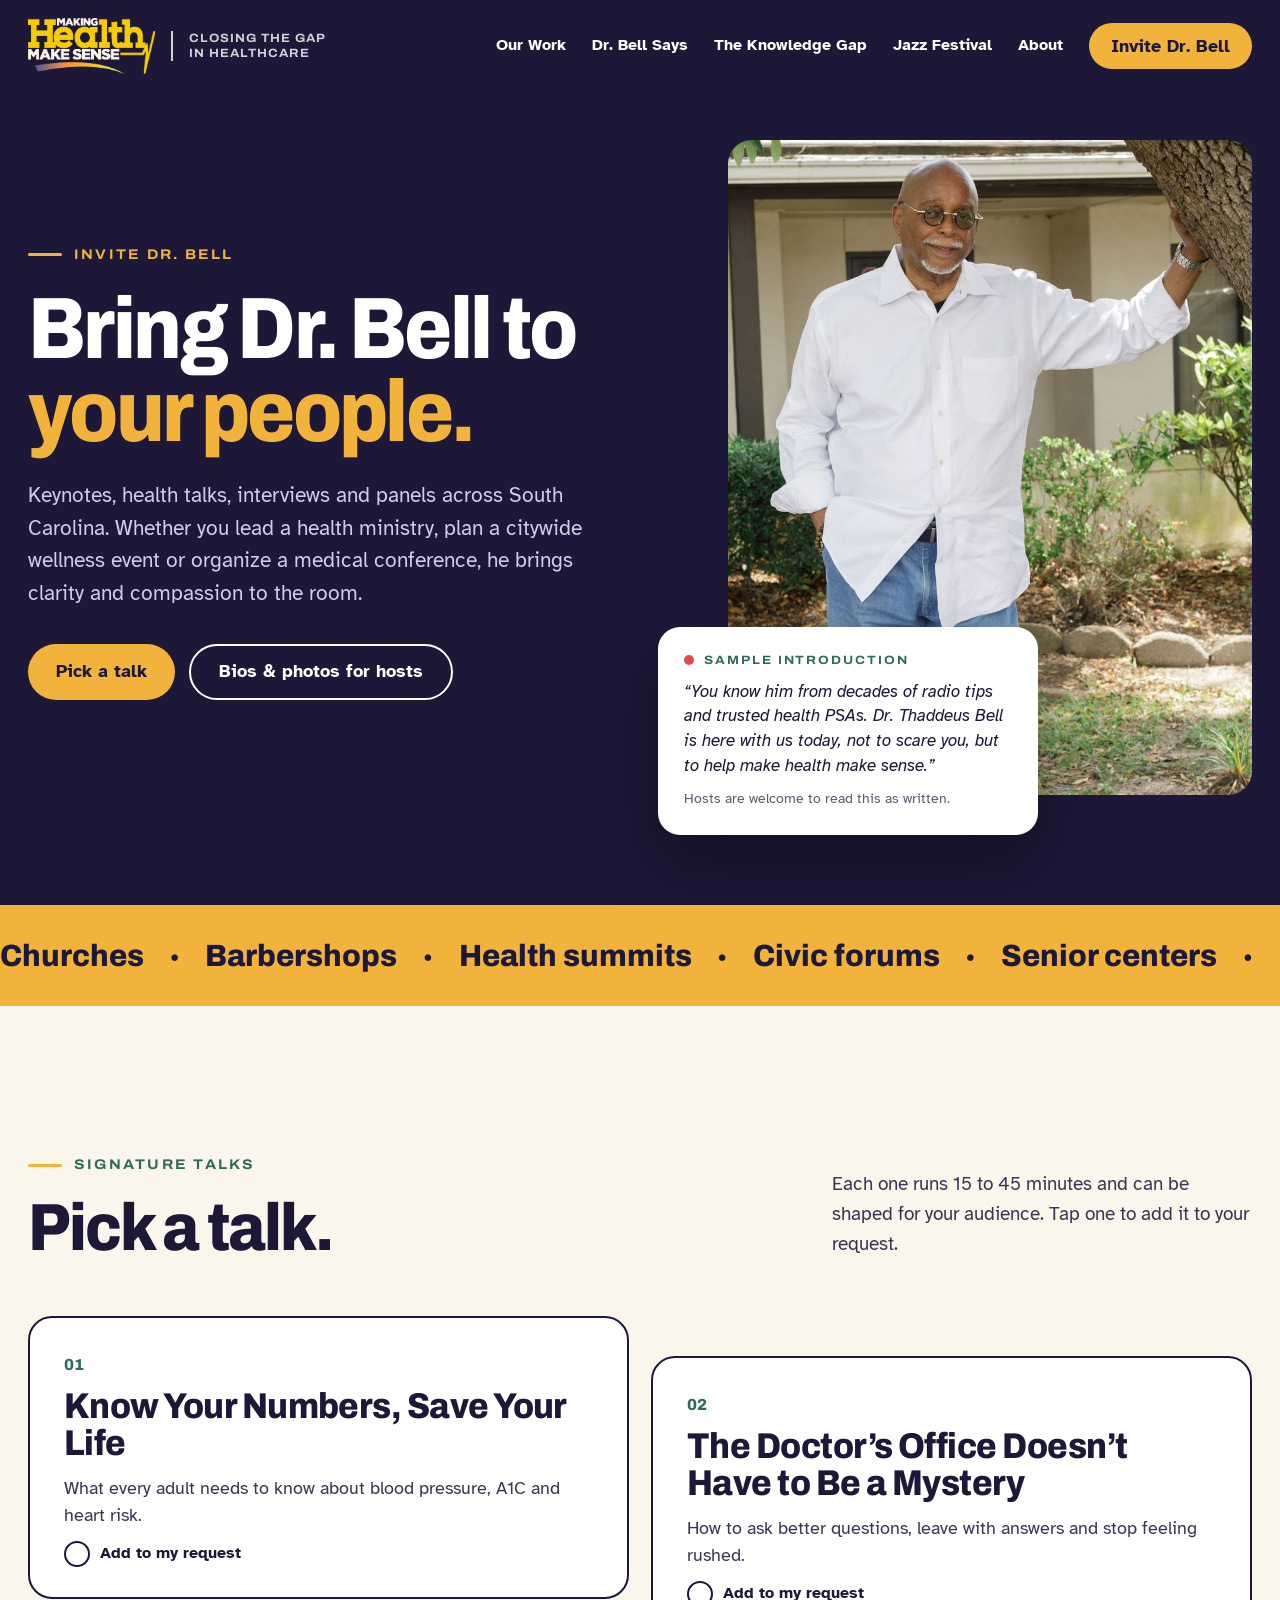
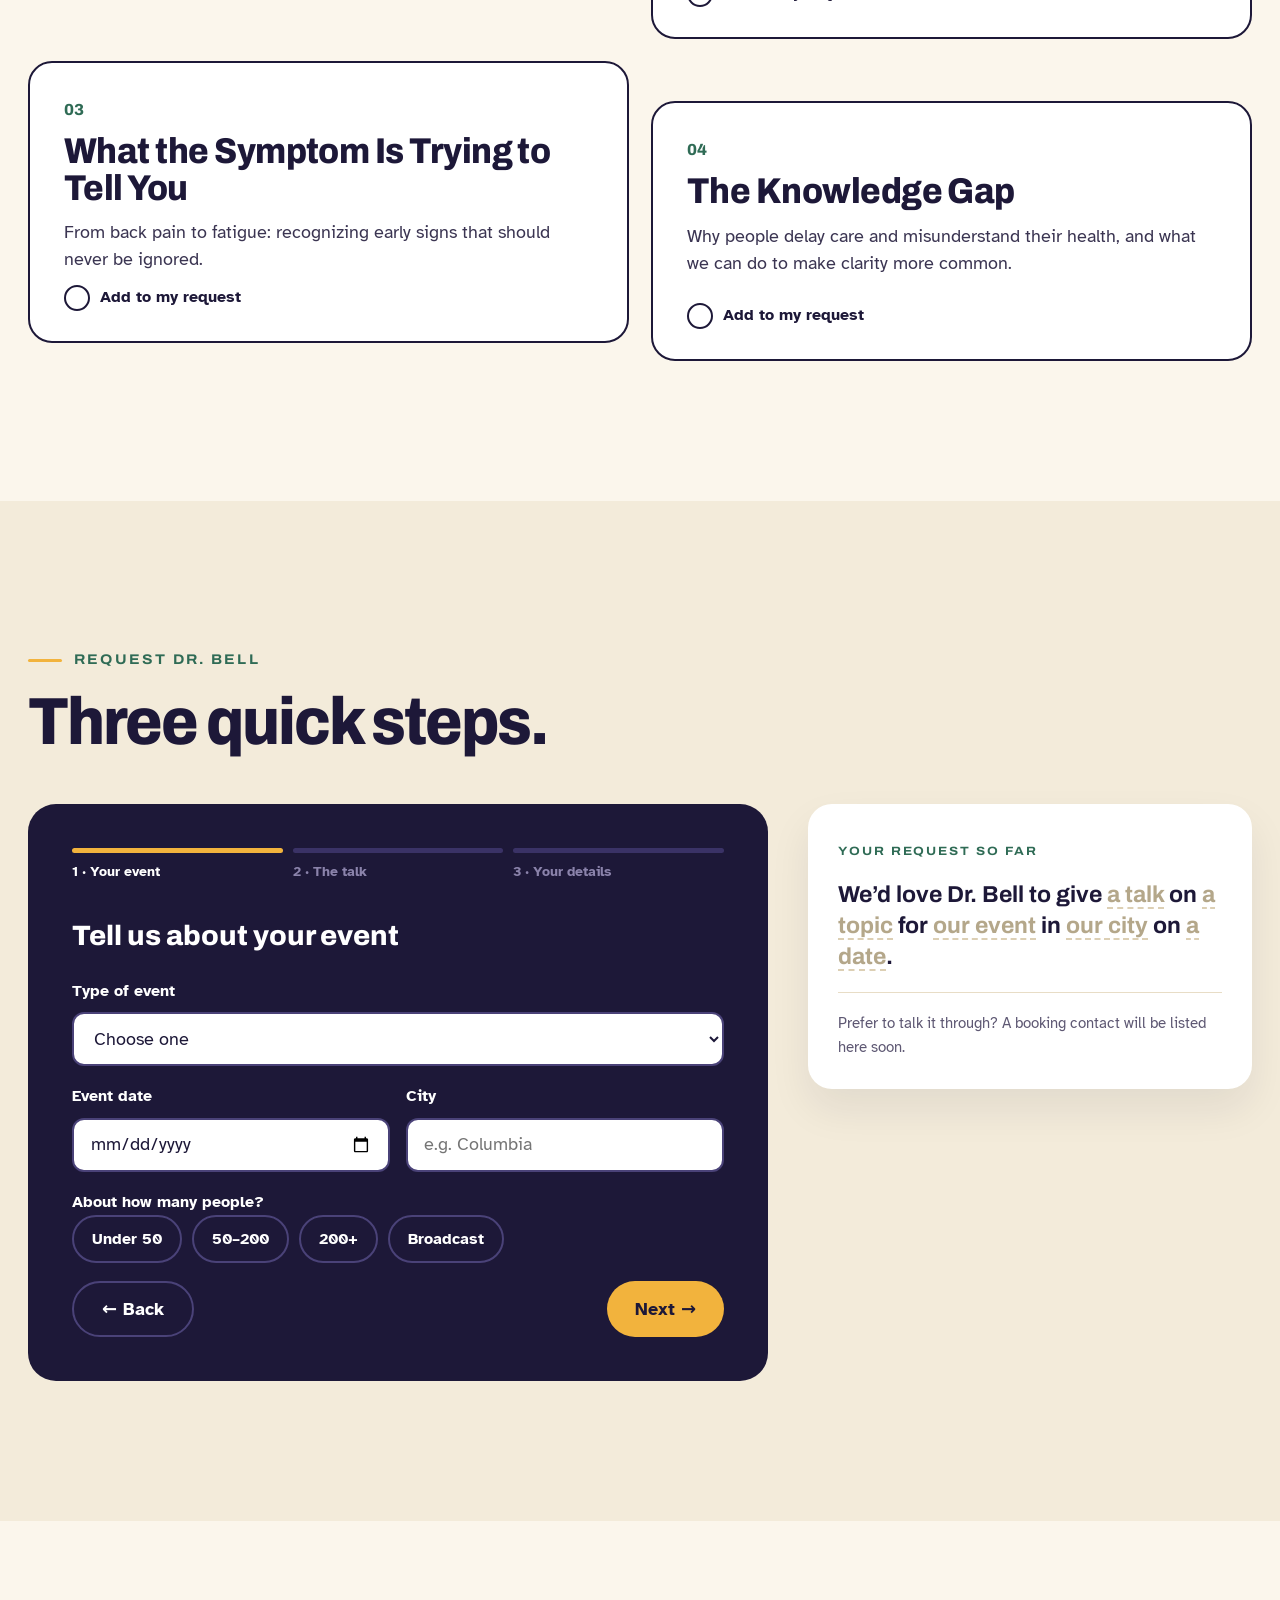
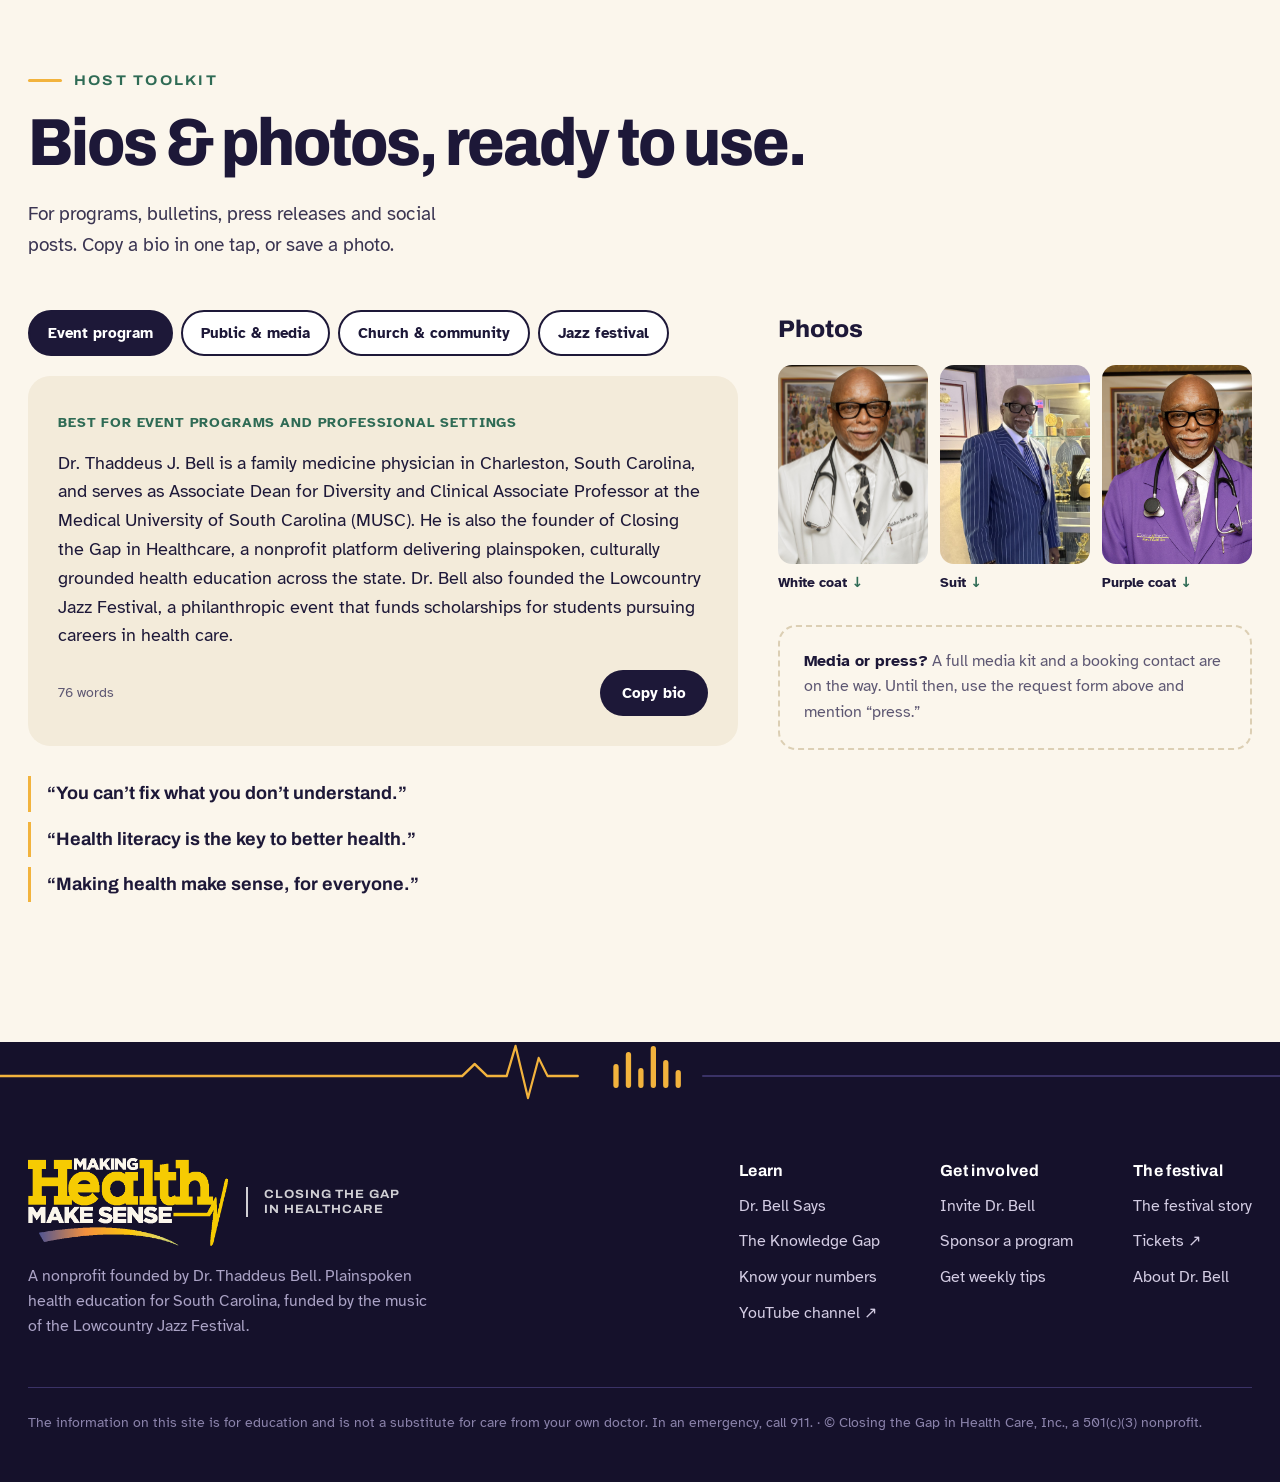
<file: invite.html>
<!doctype html>
<html lang="en">
<head>
<meta charset="utf-8">
<meta name="viewport" content="width=device-width, initial-scale=1">
<title>Invite Dr. Bell · Making Health Make Sense</title>
<meta name="description" content="Book Dr. Thaddeus Bell for keynotes, health talks, church and barbershop conversations, panels and media. Pick a talk, send a request, and grab bios and photos for your program.">
<meta property="og:title" content="Invite Dr. Bell — Bring plain-language health to your people">
<meta property="og:description" content="Keynotes, health talks, panels and interviews across South Carolina.">
<meta property="og:image" content="/img/bell-outdoors.jpg">
<link rel="icon" href="data:image/svg+xml,%3Csvg xmlns='http://www.w3.org/2000/svg' viewBox='0 0 32 32'%3E%3Crect x='6' y='4' width='8' height='24' rx='2' fill='%231D1838'/%3E%3Crect x='18' y='4' width='8' height='24' rx='2' fill='%23F2B33D'/%3E%3C/svg%3E">
<script>document.documentElement.classList.add('js');setTimeout(function(){document.documentElement.classList.add('reveal-fallback')},3500);</script>
<link rel="preconnect" href="https://fonts.googleapis.com">
<link rel="stylesheet" href="https://fonts.googleapis.com/css2?family=Archivo:wdth,wght@62..125,500..900&family=Atkinson+Hyperlegible:ital,wght@0,400;0,700;1,400&display=swap">
<link rel="stylesheet" href="/assets/site.css">
<style>
/* ===== 1. Hero ===== */
.hero{background:var(--ink);color:#fff;padding:140px 0 110px;position:relative;overflow:hidden}
.hero-grid{display:grid;grid-template-columns:minmax(0,1.1fr) minmax(0,.9fr);gap:60px;align-items:center}
.hero h1{margin:22px 0 0;font-size:clamp(52px,6.8vw,112px);font-stretch:88%}
.hero h1 em{font-style:normal;color:var(--gold)}
.hero .lede{margin:26px 0 0;font-size:21px;line-height:1.55;color:#D3CCE3;max-width:600px}
.hero .ctas{display:flex;flex-wrap:wrap;gap:14px;margin-top:34px}
.stage{position:relative}
.stage img{width:100%;height:auto;aspect-ratio:4/5;object-fit:cover;object-position:50% 25%;border-radius:24px}
.mic{position:absolute;left:-70px;bottom:-40px;width:min(380px,85%);background:#fff;color:var(--ink);border-radius:22px;padding:24px 26px;box-shadow:0 30px 60px rgba(0,0,0,.35)}
.mic small{display:flex;align-items:center;gap:10px;font-family:'Archivo',sans-serif;font-weight:700;font-stretch:112%;font-size:12px;letter-spacing:.16em;text-transform:uppercase;color:var(--teal)}
.mic small::before{content:"";width:10px;height:10px;border-radius:50%;background:#E5484D;box-shadow:0 0 0 0 rgba(229,72,77,.6);animation:live 1.6s infinite}
@keyframes live{70%{box-shadow:0 0 0 10px rgba(229,72,77,0)}100%{box-shadow:0 0 0 0 rgba(229,72,77,0)}}
.mic p{margin:10px 0 0;font-size:17px;line-height:1.45;font-style:italic}
.mic span{display:block;margin-top:10px;font-size:14px;color:var(--muted)}
@media (max-width:900px){.hero{padding:110px 0 90px}.hero-grid{grid-template-columns:1fr;gap:40px}.stage{width:min(100%,440px);margin:0 auto}.mic{left:-10px;bottom:-50px}}
@media (prefers-reduced-motion: reduce){.mic small::before{animation:none}}

/* ===== 2. Where he shows up ===== */
.where{background:var(--gold);color:var(--ink);overflow:hidden;padding:26px 0}
.where div{display:flex;width:max-content;animation:drift 38s linear infinite}
.where span{font-family:'Archivo',sans-serif;font-weight:800;font-stretch:96%;font-size:clamp(22px,2.4vw,32px);white-space:nowrap}
.where span::after{content:"●";font-size:.5em;margin:0 26px;vertical-align:middle}
@keyframes drift{to{transform:translateX(-50%)}}
@media (prefers-reduced-motion: reduce){.where div{animation:none}}

/* ===== 3. Pick a talk ===== */
.talks{padding:140px 0;background:var(--cream)}
.talks .eyebrow,.req .eyebrow,.kit .eyebrow{color:var(--teal)}
.talks h2,.req h2,.kit h2{margin:20px 0 0;font-size:clamp(42px,5.2vw,82px);font-stretch:90%}
.talks-head{display:flex;flex-wrap:wrap;justify-content:space-between;align-items:end;gap:24px}
.talks-head p{margin:0;max-width:420px;font-size:19px;color:#3B3552}
.tgrid{display:grid;grid-template-columns:repeat(2,minmax(0,1fr));gap:22px;margin-top:56px;align-items:start}
.talk{appearance:none;font:inherit;text-align:left;cursor:pointer;position:relative;border:2px solid var(--ink);background:#fff;color:var(--ink);border-radius:24px;padding:34px 34px 30px;display:flex;flex-direction:column;gap:12px;min-height:260px;transition:background .3s,color .3s,transform .3s var(--ease),box-shadow .3s}
.talk:hover{transform:translateY(-4px);box-shadow:0 20px 40px rgba(29,24,56,.1)}
.talk .n{font-family:'Archivo',sans-serif;font-weight:800;font-size:16px;color:var(--teal)}
.talk h3{margin:0;font-family:'Archivo',sans-serif;font-weight:800;font-stretch:92%;font-size:clamp(28px,2.8vw,40px);line-height:1.02;letter-spacing:-.015em}
.talk p{margin:0;font-size:18px;color:#3B3552;line-height:1.5}
.talk .pick{margin-top:auto;display:inline-flex;align-items:center;gap:10px;font-weight:700;font-size:16px}
.talk .pick::before{content:"";width:22px;height:22px;border-radius:50%;border:2px solid currentColor;transition:background .25s,box-shadow .25s}
.talk[aria-pressed="true"]{background:var(--ink);color:#fff}
.talk[aria-pressed="true"] p{color:#D3CCE3}
.talk[aria-pressed="true"] .n{color:var(--gold)}
.talk[aria-pressed="true"] .pick::before{background:var(--gold);border-color:var(--gold);box-shadow:inset 0 0 0 4px var(--ink)}
.talk:nth-child(2){margin-top:40px}.talk:nth-child(4){margin-top:40px}

@media (max-width:820px){.talks{padding:90px 0}.tgrid{grid-template-columns:1fr;margin-top:36px}.talk:nth-child(n){margin-top:0}.talk{min-height:0;padding:26px}}

/* ===== 4. Request form ===== */
.req{padding:140px 0;background:var(--sage)}
.req-grid{display:grid;grid-template-columns:minmax(0,1.25fr) minmax(0,.75fr);gap:40px;margin-top:50px;align-items:start}
.form{background:var(--ink);color:#fff;border-radius:28px;padding:clamp(26px,4vw,44px)}
.steps{display:flex;gap:10px;margin:0 0 30px;padding:0;list-style:none}
.steps li{flex:1;display:flex;flex-direction:column;gap:8px;font-size:14px;font-weight:700;color:#8B83AB}
.steps li::before{content:"";height:5px;border-radius:3px;background:#3A3266;transition:background .4s}
.steps li.on{color:#fff}.steps li.on::before,.steps li.done::before{background:var(--gold)}
.steps li.done{color:#D3CCE3}
.pane[hidden]{display:none}
.pane h3{margin:0 0 20px;font-family:'Archivo',sans-serif;font-weight:800;font-size:28px}
.row2{display:grid;grid-template-columns:minmax(0,1fr) minmax(0,1fr);gap:16px}
.fld{display:flex;flex-direction:column;gap:8px;margin-bottom:18px}
.fld label,.fld legend{font-weight:700;font-size:16px;padding:0}
.fld input,.fld select,.fld textarea{min-height:54px;padding:0 16px;border-radius:12px;border:2px solid #4A4278;background:#fff;color:var(--ink);font:inherit;font-size:18px}
.fld textarea{padding:14px 16px;min-height:110px;resize:vertical}
.fld input:focus,.fld select:focus,.fld textarea:focus{outline:3px solid var(--gold);outline-offset:1px}
.fld .err{display:none;color:#FFB4B4;font-size:15px}
.fld.bad .err{display:block}.fld.bad input{border-color:#FF8A8A}
fieldset.fld{border:0;margin:0 0 18px;padding:0}
.opts{display:flex;flex-wrap:wrap;gap:10px}
.opts label{position:relative;cursor:pointer}
.opts input{position:absolute;opacity:0;width:1px;height:1px}
.opts span{display:inline-flex;align-items:center;min-height:48px;padding:0 18px;border-radius:999px;border:2px solid #4A4278;font-weight:700;font-size:16px;transition:background .2s,border-color .2s,color .2s}
.opts input:checked+span{background:var(--gold);border-color:var(--gold);color:var(--ink)}
.opts input:focus-visible+span{outline:3px solid var(--gold);outline-offset:3px}
.nav-btns{display:flex;justify-content:space-between;gap:12px;margin-top:10px}
.nav-btns button{border:0;cursor:pointer;font-family:inherit}
.btn-line{background:none;border:2px solid #4A4278!important;color:#fff}
.done-msg{text-align:center;padding:30px 10px}
.done-msg b{display:block;font-family:'Archivo',sans-serif;font-size:32px;line-height:1.1}
.done-msg p{color:#D3CCE3;font-size:18px;max-width:440px;margin:14px auto 0}
.summary{position:sticky;top:110px;background:#fff;border-radius:24px;padding:30px;box-shadow:0 20px 40px rgba(29,24,56,.08)}
.summary small{font-family:'Archivo',sans-serif;font-weight:700;font-stretch:112%;font-size:12px;letter-spacing:.16em;text-transform:uppercase;color:var(--teal)}
.summary p{margin:14px 0 0;font-family:'Archivo',sans-serif;font-weight:700;font-size:23px;line-height:1.35;color:var(--ink)}
.summary p mark{background:linear-gradient(transparent 60%,var(--gold) 60%);color:inherit;padding:0 2px}
.summary p .blank{color:#B4A78A;border-bottom:2px dashed #DCCFB4}
.summary .note{margin-top:20px;padding-top:18px;border-top:1px solid #E8DDC6;font-size:15px;color:var(--muted)}
@media (max-width:900px){.req{padding:90px 0}.req-grid{grid-template-columns:1fr}.summary{position:static;order:-1}.row2{grid-template-columns:1fr;gap:0}}

/* ===== 5. Host toolkit ===== */
.kit{padding:140px 0;background:var(--cream)}
.kit-head{display:flex;flex-wrap:wrap;justify-content:space-between;align-items:end;gap:24px}
.kit-head p{margin:0;max-width:440px;font-size:19px;color:#3B3552}
.kit-grid{display:grid;grid-template-columns:minmax(0,1.2fr) minmax(0,.8fr);gap:40px;margin-top:50px;align-items:start}
.biotabs{display:flex;flex-wrap:wrap;gap:8px}
.biotabs button{appearance:none;border:2px solid var(--ink);background:#fff;color:var(--ink);border-radius:999px;min-height:46px;padding:0 18px;font:inherit;font-weight:700;font-size:15px;cursor:pointer}
.biotabs button[aria-selected="true"]{background:var(--ink);color:#fff}
.biopanel{margin-top:20px;background:var(--sage);border-radius:22px;padding:30px}
.biopanel[hidden]{display:none}
.biopanel .use{font-size:14px;font-weight:700;letter-spacing:.06em;text-transform:uppercase;color:var(--teal)}
.biopanel p{margin:12px 0 0;font-size:18px;line-height:1.6;color:#1D1838}
.biopanel .bar{display:flex;flex-wrap:wrap;align-items:center;justify-content:space-between;gap:12px;margin-top:20px}
.biopanel .wc{font-size:14px;color:var(--muted)}
.copy{appearance:none;border:0;cursor:pointer;font-family:inherit;background:var(--ink);color:#fff;border-radius:999px;min-height:46px;padding:0 22px;font-weight:700;font-size:15px}
.copy.ok{background:var(--teal)}
.shots{display:grid;grid-template-columns:repeat(3,minmax(0,1fr));gap:12px}
.shot{display:flex;flex-direction:column;gap:8px;text-decoration:none;color:var(--ink);font-weight:700;font-size:14px}
.shot img{width:100%;height:auto;aspect-ratio:3/4;object-fit:cover;object-position:50% 18%;border-radius:14px;transition:transform .3s var(--ease)}
.shot:hover img{transform:scale(1.03)}
.shot span::after{content:" ↓";color:var(--teal)}
.kit h3{margin:0 0 16px;font-family:'Archivo',sans-serif;font-weight:800;font-size:24px}
.pulls{list-style:none;margin:30px 0 0;padding:0;display:flex;flex-direction:column;gap:10px}
.pulls li{border-left:3px solid var(--gold);padding:6px 0 6px 16px;font-family:'Archivo',sans-serif;font-weight:700;font-size:18px;line-height:1.3}
.contact{margin-top:30px;padding:22px 24px;border:2px dashed #DCCFB4;border-radius:18px;font-size:16px;color:var(--muted)}
.contact b{color:var(--ink)}
@media (max-width:900px){.kit{padding:90px 0}.kit-grid{grid-template-columns:1fr}}
</style>
</head>
<body data-handbuilt>
<a class="skip" href="#main">Skip to content</a>

<header class="site-header" data-header>
  <div class="nav">
    <a class="brand" href="index.html" aria-label="Making Health Make Sense, Closing the Gap in Healthcare: home">
      <img class="lg lg-dark" src="/img/mhms-logo-reverse.png" alt="" width="731" height="322">
      <img class="lg lg-light" src="/img/mhms-logo.png" alt="" width="731" height="322">
      <span class="brand-sub">Closing the Gap<br>in Healthcare</span>
    </a>
    <button class="menu-btn" type="button" data-menu-toggle aria-expanded="false" aria-controls="site-menu">Menu</button>
    <nav class="links" id="site-menu" aria-label="Main">
      <a href="our-work.html">Our Work</a>
      <a href="dr-bell-says.html">Dr. Bell Says</a>
      <a href="knowledge-gap.html">The Knowledge Gap</a>
      <a href="jazz-festival.html">Jazz Festival</a>
      <a href="about.html">About</a>
      <a class="btn" href="invite.html" aria-current="page">Invite Dr. Bell</a>
    </nav>
  </div>
</header>

<main id="main">

<!-- 1. Hero -->
<section class="hero" aria-labelledby="inv-title">
  <div class="wrap hero-grid">
    <div>
      <span class="eyebrow" style="color:var(--gold)" data-reveal>Invite Dr. Bell</span>
      <h1 id="inv-title" class="display" data-reveal>Bring Dr. Bell to <em>your people.</em></h1>
      <p class="lede" data-reveal>Keynotes, health talks, interviews and panels across South Carolina. Whether you lead a health ministry, plan a citywide wellness event or organize a medical conference, he brings clarity and compassion to the room.</p>
      <div class="ctas" data-reveal><a class="btn btn-gold" href="#talks">Pick a talk</a><a class="btn btn-ghost" href="#toolkit">Bios &amp; photos for hosts</a></div>
    </div>
    <div class="stage" data-reveal="zoom">
      <img src="/img/bell-outdoors.jpg" alt="Dr. Bell outdoors, leaning against a tree" width="900" height="1522">
      <div class="mic"><small>Sample introduction</small><p>“You know him from decades of radio tips and trusted health PSAs. Dr. Thaddeus Bell is here with us today, not to scare you, but to help make health make sense.”</p><span>Hosts are welcome to read this as written.</span></div>
    </div>
  </div>
</section>

<div class="where" aria-label="Where Dr. Bell speaks"><div id="where"></div></div>

<!-- 2. Pick a talk -->
<section class="talks" id="talks" aria-labelledby="talks-title">
  <div class="wrap">
    <div class="talks-head">
      <div><span class="eyebrow" data-reveal>Signature talks</span><h2 id="talks-title" class="display" data-reveal>Pick a talk.</h2></div>
      <p data-reveal>Each one runs 15 to 45 minutes and can be shaped for your audience. Tap one to add it to your request.</p>
    </div>
    <div class="tgrid" role="group" aria-label="Signature talks">
      <button class="talk" type="button" aria-pressed="false" data-talk="Know Your Numbers, Save Your Life" data-reveal><span class="n">01</span><h3>Know Your Numbers, Save Your Life</h3><p>What every adult needs to know about blood pressure, A1C and heart risk.</p><span class="pick">Add to my request</span></button>
      <button class="talk" type="button" aria-pressed="false" data-talk="The Doctor’s Office Doesn’t Have to Be a Mystery" data-reveal><span class="n">02</span><h3>The Doctor’s Office Doesn’t Have to Be a Mystery</h3><p>How to ask better questions, leave with answers and stop feeling rushed.</p><span class="pick">Add to my request</span></button>
      <button class="talk" type="button" aria-pressed="false" data-talk="What the Symptom Is Trying to Tell You" data-reveal><span class="n">03</span><h3>What the Symptom Is Trying to Tell You</h3><p>From back pain to fatigue: recognizing early signs that should never be ignored.</p><span class="pick">Add to my request</span></button>
      <button class="talk" type="button" aria-pressed="false" data-talk="The Knowledge Gap" data-reveal><span class="n">04</span><h3>The Knowledge Gap</h3><p>Why people delay care and misunderstand their health, and what we can do to make clarity more common.</p><span class="pick">Add to my request</span></button>
    </div>
  </div>
</section>

<!-- 3. Request -->
<section class="req" id="request" aria-labelledby="req-title">
  <div class="wrap">
    <span class="eyebrow" data-reveal>Request Dr. Bell</span>
    <h2 id="req-title" class="display" data-reveal>Three quick steps.</h2>
    <div class="req-grid">
      <form class="form" id="req-form" data-own novalidate data-reveal>
        <ol class="steps" aria-label="Progress"><li class="on" data-s="0">1 · Your event</li><li data-s="1">2 · The talk</li><li data-s="2">3 · Your details</li></ol>

        <div class="pane" data-pane="0">
          <h3>Tell us about your event</h3>
          <div class="fld"><label for="f-type">Type of event</label>
            <select id="f-type" name="type"><option value="">Choose one</option><option>Faith-based health outreach</option><option>Nonprofit or civic wellness program</option><option>Healthcare system or hospital initiative</option><option>University health department or academic panel</option><option>Media interview or public service campaign</option><option>Barbershop or community conversation</option></select></div>
          <div class="row2">
            <div class="fld"><label for="f-date">Event date</label><input id="f-date" name="date" type="date"></div>
            <div class="fld"><label for="f-city">City</label><input id="f-city" name="city" type="text" placeholder="e.g. Columbia"></div>
          </div>
          <fieldset class="fld"><legend>About how many people?</legend>
            <div class="opts"><label><input type="radio" name="size" value="under 50"><span>Under 50</span></label><label><input type="radio" name="size" value="50–200"><span>50–200</span></label><label><input type="radio" name="size" value="200+"><span>200+</span></label><label><input type="radio" name="size" value="a broadcast audience"><span>Broadcast</span></label></div>
          </fieldset>
        </div>

        <div class="pane" data-pane="1" hidden>
          <h3>What should he talk about?</h3>
          <fieldset class="fld"><legend>Talk</legend>
            <div class="opts" id="talk-opts">
              <label><input type="radio" name="talk" value="Know Your Numbers, Save Your Life"><span>Know Your Numbers</span></label>
              <label><input type="radio" name="talk" value="The Doctor’s Office Doesn’t Have to Be a Mystery"><span>The Doctor’s Office</span></label>
              <label><input type="radio" name="talk" value="What the Symptom Is Trying to Tell You"><span>What the Symptom Is Telling You</span></label>
              <label><input type="radio" name="talk" value="The Knowledge Gap"><span>The Knowledge Gap</span></label>
              <label><input type="radio" name="talk" value="a talk shaped for your audience"><span>Not sure yet</span></label>
            </div>
          </fieldset>
          <fieldset class="fld"><legend>Format</legend>
            <div class="opts"><label><input type="radio" name="format" value="a keynote"><span>Keynote</span></label><label><input type="radio" name="format" value="a health talk with Q&amp;A"><span>Talk + Q&amp;A</span></label><label><input type="radio" name="format" value="a panel"><span>Panel</span></label><label><input type="radio" name="format" value="an interview"><span>Interview</span></label></div>
          </fieldset>
          <fieldset class="fld"><legend>Length</legend>
            <div class="opts"><label><input type="radio" name="len" value="15"><span>15 min</span></label><label><input type="radio" name="len" value="30"><span>30 min</span></label><label><input type="radio" name="len" value="45"><span>45 min</span></label></div>
          </fieldset>
        </div>

        <div class="pane" data-pane="2" hidden>
          <h3>How do we reach you?</h3>
          <div class="row2">
            <div class="fld" id="w-name"><label for="f-name">Your name</label><input id="f-name" name="name" type="text" autocomplete="name" required><span class="err">Please add your name.</span></div>
            <div class="fld"><label for="f-org">Organization</label><input id="f-org" name="org" type="text" autocomplete="organization"></div>
          </div>
          <div class="row2">
            <div class="fld" id="w-email"><label for="f-email">Email</label><input id="f-email" name="email" type="email" autocomplete="email" required><span class="err">Please add an email we can reply to.</span></div>
            <div class="fld"><label for="f-phone">Phone</label><input id="f-phone" name="phone" type="tel" autocomplete="tel"></div>
          </div>
          <div class="fld"><label for="f-msg">Anything else we should know?</label><textarea id="f-msg" name="msg" rows="4"></textarea></div>
        </div>

        <div class="pane" data-pane="3" hidden>
          <div class="done-msg" tabindex="-1" id="done"><b>Thank you. Your request is ready.</b><p>This form is a preview and isn’t connected yet, so nothing was sent. Once it’s live, requests will go straight to Dr. Bell’s team.</p></div>
        </div>

        <div class="nav-btns" id="nav-btns">
          <button class="btn btn-line" type="button" id="back" hidden>← Back</button>
          <button class="btn btn-gold" type="button" id="next" style="margin-left:auto">Next →</button>
        </div>
      </form>

      <aside class="summary" aria-live="polite" data-reveal="right">
        <small>Your request so far</small>
        <p id="sum"></p>
        <div class="note">Prefer to talk it through? A booking contact will be listed here soon.</div>
      </aside>
    </div>
  </div>
</section>

<!-- 4. Host toolkit -->
<section class="kit" id="toolkit" aria-labelledby="kit-title">
  <div class="wrap">
    <div class="kit-head">
      <div><span class="eyebrow" data-reveal>Host toolkit</span><h2 id="kit-title" class="display" data-reveal>Bios &amp; photos, ready to use.</h2></div>
      <p data-reveal>For programs, bulletins, press releases and social posts. Copy a bio in one tap, or save a photo.</p>
    </div>
    <div class="kit-grid">
      <div data-reveal>
        <div class="biotabs" role="tablist" aria-label="Bio versions">
          <button role="tab" id="bt-0" aria-controls="bp-0" aria-selected="true" tabindex="0">Event program</button>
          <button role="tab" id="bt-1" aria-controls="bp-1" aria-selected="false" tabindex="-1">Public &amp; media</button>
          <button role="tab" id="bt-2" aria-controls="bp-2" aria-selected="false" tabindex="-1">Church &amp; community</button>
          <button role="tab" id="bt-3" aria-controls="bp-3" aria-selected="false" tabindex="-1">Jazz festival</button>
        </div>
        <div class="biopanel" role="tabpanel" id="bp-0" aria-labelledby="bt-0"><span class="use">Best for event programs and professional settings</span><p>Dr. Thaddeus J. Bell is a family medicine physician in Charleston, South Carolina, and serves as Associate Dean for Diversity and Clinical Associate Professor at the Medical University of South Carolina (MUSC). He is also the founder of Closing the Gap in Healthcare, a nonprofit platform delivering plainspoken, culturally grounded health education across the state. Dr. Bell also founded the Lowcountry Jazz Festival, a philanthropic event that funds scholarships for students pursuing careers in health care.</p><div class="bar"><span class="wc"></span><button class="copy" type="button">Copy bio</button></div></div>
        <div class="biopanel" role="tabpanel" id="bp-1" aria-labelledby="bt-1" hidden><span class="use">Best for newsletters, videos, social media and radio</span><p>Dr. Thaddeus Bell helps people make sense of their health. As a family physician and founder of Closing the Gap in Healthcare, he’s dedicated to sharing clear, plainspoken health information, especially in communities where care and trust have historically been out of reach. You’ll find him in barbershops, churches and videos online, still showing up to help people understand what their health is telling them.</p><div class="bar"><span class="wc"></span><button class="copy" type="button">Copy bio</button></div></div>
        <div class="biopanel" role="tabpanel" id="bp-2" aria-labelledby="bt-2" hidden><span class="use">Best for church bulletins, civic honors and cultural events</span><p>Dr. Thaddeus J. Bell is a respected physician, educator and lifelong servant-leader in the South Carolina community. As the founder of Closing the Gap in Healthcare and the Lowcountry Jazz Festival, Dr. Bell has dedicated his life to making health make sense, especially for those historically left out of the conversation. Beyond his professional achievements, Dr. Bell is a man of faith and family, a proud father and grandfather. His message remains clear: “Health literacy is the key to better health.”</p><div class="bar"><span class="wc"></span><button class="copy" type="button">Copy bio</button></div></div>
        <div class="biopanel" role="tabpanel" id="bp-3" aria-labelledby="bt-3" hidden><span class="use">Best for sponsor decks, festival booklets and funding appeals</span><p>Dr. Thaddeus J. Bell is the founder of the Lowcountry Jazz Festival, South Carolina’s premier jazz celebration, created to fund scholarships for students pursuing careers in health care. In addition to producing this annual cultural event, Dr. Bell is a practicing family physician and founder of Closing the Gap in Healthcare, a nonprofit platform delivering plainspoken, culturally grounded health education through video series, barbershop outreach and community campaigns.</p><div class="bar"><span class="wc"></span><button class="copy" type="button">Copy bio</button></div></div>
        <ul class="pulls" aria-label="Signature quotes"><li>“You can’t fix what you don’t understand.”</li><li>“Health literacy is the key to better health.”</li><li>“Making health make sense, for everyone.”</li></ul>
      </div>
      <div data-reveal="right">
        <h3>Photos</h3>
        <div class="shots">
          <a class="shot" href="/img/bell-portrait.jpg" download="Dr-Thaddeus-Bell-white-coat.jpg"><img src="/img/bell-portrait.jpg" alt="Dr. Bell in his white coat" loading="lazy" width="1200" height="1593"><span>White coat</span></a>
          <a class="shot" href="/img/bell-portrait-suit.jpg" download="Dr-Thaddeus-Bell-suit.jpg"><img src="/img/bell-portrait-suit.jpg" alt="Dr. Bell in a pinstripe suit" loading="lazy" width="900" height="1125"><span>Suit</span></a>
          <a class="shot" href="/img/bell-purple-coat.jpg" download="Dr-Thaddeus-Bell-purple-coat.jpg"><img src="/img/bell-purple-coat.jpg" alt="Dr. Bell in a purple coat" loading="lazy" width="1100" height="1460"><span>Purple coat</span></a>
        </div>
        <div class="contact"><b>Media or press?</b> A full media kit and a booking contact are on the way. Until then, use the request form above and mention “press.”</div>
      </div>
    </div>
  </div>
</section>

</main>

<footer>
  <div class="pulse-line" aria-hidden="true"><svg viewBox="0 0 1440 60" preserveAspectRatio="none"><path d="M0 34H520l14-12 14 12h22l10-30 14 52 12-40 10 18h34" fill="none" stroke="#F2B33D" stroke-width="2.5" stroke-linecap="round" stroke-linejoin="round"/><g fill="#F2B33D"><rect x="690" y="22" width="6" height="24" rx="3"/><rect x="704" y="10" width="6" height="36" rx="3"/><rect x="718" y="26" width="6" height="20" rx="3"/><rect x="732" y="4" width="6" height="42" rx="3"/><rect x="746" y="18" width="6" height="28" rx="3"/><rect x="760" y="28" width="6" height="18" rx="3"/></g><path d="M790 34H1440" fill="none" stroke="#3A3266" stroke-width="2"/></svg></div>
  <div class="wrap">
    <div class="foot">
      <div class="foot-brand">
        <a class="brand foot-logo" href="index.html" aria-label="Making Health Make Sense home"><img src="/img/mhms-logo-reverse.png" alt="" width="731" height="322"><span class="brand-sub">Closing the Gap<br>in Healthcare</span></a>
        <p>A nonprofit founded by Dr. Thaddeus Bell. Plainspoken health education for South Carolina, funded by the music of the Lowcountry Jazz Festival.</p>
      </div>
      <nav aria-label="Footer">
        <div><span>Learn</span><a href="dr-bell-says.html">Dr. Bell Says</a><a href="knowledge-gap.html">The Knowledge Gap</a><a href="index.html#numbers">Know your numbers</a><a href="https://www.youtube.com/@closingthegapinhealthcare1589" target="_blank" rel="noopener">YouTube channel ↗</a></div>
        <div><span>Get involved</span><a href="invite.html">Invite Dr. Bell</a><a href="our-work.html#sponsor">Sponsor a program</a><a href="index.html#newsletter">Get weekly tips</a></div>
        <div><span>The festival</span><a href="jazz-festival.html">The festival story</a><a href="https://www.lowcountryjazzfest.com/" target="_blank" rel="noopener">Tickets ↗</a><a href="about.html">About Dr. Bell</a></div>
      </nav>
    </div>
    <p class="legal">The information on this site is for education and is not a substitute for care from your own doctor. In an emergency, call 911. · © Closing the Gap in Health Care, Inc., a 501(c)(3) nonprofit.</p>
  </div>
</footer>

<script>
(function () {
  /* Where he shows up */
  var W = ['Churches', 'Barbershops', 'Health summits', 'Civic forums', 'Senior centers', 'Hospitals', 'Universities', 'Radio & TV', 'Podcasts'];
  var w = W.map(function (x) { return '<span>' + x + '</span>'; }).join('');
  document.getElementById('where').innerHTML = w + w;

  var form = document.getElementById('req-form');
  var panes = form.querySelectorAll('.pane'), steps = form.querySelectorAll('.steps li');
  var back = document.getElementById('back'), next = document.getElementById('next'), navb = document.getElementById('nav-btns');
  var step = 0;

  /* Pick a talk → preselect in the form */
  document.querySelectorAll('.talk').forEach(function (t) {
    t.addEventListener('click', function () {
      var on = t.getAttribute('aria-pressed') !== 'true';
      document.querySelectorAll('.talk').forEach(function (o) { o.setAttribute('aria-pressed', 'false'); o.querySelector('.pick').textContent = 'Add to my request'; });
      form.querySelectorAll('input[name=talk]').forEach(function (r) { r.checked = on && r.value === t.getAttribute('data-talk'); });
      if (on) { t.setAttribute('aria-pressed', 'true'); t.querySelector('.pick').textContent = 'Added. Scroll down to finish →'; }
      summary();
    });
  });
  form.querySelectorAll('input[name=talk]').forEach(function (r) {
    r.addEventListener('change', function () { document.querySelectorAll('.talk').forEach(function (t) { var m = t.getAttribute('data-talk') === r.value; t.setAttribute('aria-pressed', m ? 'true' : 'false'); t.querySelector('.pick').textContent = m ? 'Added to your request' : 'Add to my request'; }); });
  });

  /* Live summary sentence */
  function val(n) { var el = form.elements[n]; if (!el) return ''; if (el.length && !el.tagName) { for (var i = 0; i < el.length; i++) if (el[i].checked) return el[i].value; return ''; } return (el.value || '').trim(); }
  function esc(s) { return s.replace(/[&<>"]/g, function (c) { return { '&': '&amp;', '<': '&lt;', '>': '&gt;', '"': '&quot;' }[c]; }); }
  function m(v, blank) { return v ? '<mark>' + esc(v) + '</mark>' : '<span class="blank">' + blank + '</span>'; }
  function niceDate(v) { if (!v) return ''; var d = new Date(v + 'T12:00:00'); return isNaN(d) ? v : d.toLocaleDateString('en-US', { weekday: 'long', month: 'long', day: 'numeric', year: 'numeric' }); }
  function summary() {
    var talk = val('talk'), fmt = val('format'), len = val('len'), type = val('type'), city = val('city'), date = val('date'), size = val('size'), org = val('org');
    var s = 'We’d love Dr. Bell to give ' + (fmt ? m(fmt, '') : m('', 'a talk')) + (len ? ' of ' + m(len + ' minutes', '') : '') +
      ' on ' + m(talk, 'a topic') + ' for ' + m(type ? type.toLowerCase() : '', 'our event') + (org ? ' with ' + m(org, '') : '') +
      ' in ' + m(city, 'our city') + ' on ' + m(niceDate(date), 'a date') + (size ? ', for ' + m(size, '') + ' people' : '') + '.';
    s = s.replace('for <mark>a broadcast audience</mark> people', 'for <mark>a broadcast audience</mark>');
    document.getElementById('sum').innerHTML = s;
  }
  form.addEventListener('input', summary); form.addEventListener('change', summary); summary();

  /* Steps */
  function go(n) {
    step = n;
    panes.forEach(function (p) { p.hidden = +p.getAttribute('data-pane') !== n; });
    steps.forEach(function (s, i) { s.classList.toggle('on', i === n); s.classList.toggle('done', i < n); });
    back.hidden = n === 0 || n === 3;
    next.textContent = n === 2 ? 'Send request' : 'Next →';
    navb.hidden = n === 3;
    if (n === 3) document.getElementById('done').focus();
    else { var f = panes[n].querySelector('select,input,textarea'); if (f && document.activeElement && form.contains(document.activeElement)) f.focus(); }
  }
  function check() {
    var ok = true;
    [['w-name', 'f-name', function (v) { return v.length > 1; }], ['w-email', 'f-email', function (v) { return /^[^\s@]+@[^\s@]+\.[^\s@]+$/.test(v); }]].forEach(function (c) {
      var good = c[2](document.getElementById(c[1]).value.trim());
      document.getElementById(c[0]).classList.toggle('bad', !good);
      document.getElementById(c[1]).setAttribute('aria-invalid', good ? 'false' : 'true');
      if (!good && ok) { document.getElementById(c[1]).focus(); ok = false; }
    });
    return ok;
  }
  next.addEventListener('click', function () { if (step < 2) go(step + 1); else if (check()) go(3); });
  back.addEventListener('click', function () { go(step - 1); });
  form.addEventListener('submit', function (e) { e.preventDefault(); next.click(); });

  /* Bio tabs + copy */
  var tabs = Array.prototype.slice.call(document.querySelectorAll('.biotabs [role=tab]'));
  function sel(t) { tabs.forEach(function (x) { var on = x === t; x.setAttribute('aria-selected', on); x.tabIndex = on ? 0 : -1; document.getElementById(x.getAttribute('aria-controls')).hidden = !on; }); }
  tabs.forEach(function (t, i) {
    t.addEventListener('click', function () { sel(t); });
    t.addEventListener('keydown', function (e) { var n = e.key === 'ArrowRight' ? tabs[(i + 1) % tabs.length] : e.key === 'ArrowLeft' ? tabs[(i - 1 + tabs.length) % tabs.length] : null; if (n) { e.preventDefault(); sel(n); n.focus(); } });
  });
  document.querySelectorAll('.biopanel').forEach(function (p) {
    var text = p.querySelector('p').textContent;
    p.querySelector('.wc').textContent = text.split(/\s+/).length + ' words';
    var b = p.querySelector('.copy');
    b.addEventListener('click', function () {
      function done() { b.textContent = 'Copied ✓'; b.classList.add('ok'); setTimeout(function () { b.textContent = 'Copy bio'; b.classList.remove('ok'); }, 2200); }
      if (navigator.clipboard && navigator.clipboard.writeText) navigator.clipboard.writeText(text).then(done, fallback); else fallback();
      function fallback() { var r = document.createRange(); r.selectNodeContents(p.querySelector('p')); var s = window.getSelection(); s.removeAllRanges(); s.addRange(r); try { document.execCommand('copy'); done(); } catch (e) { b.textContent = 'Selected: press Ctrl+C'; } }
    });
  });
})();
</script>
<script src="/assets/site.js" defer></script>
</body>
</html>
</file>
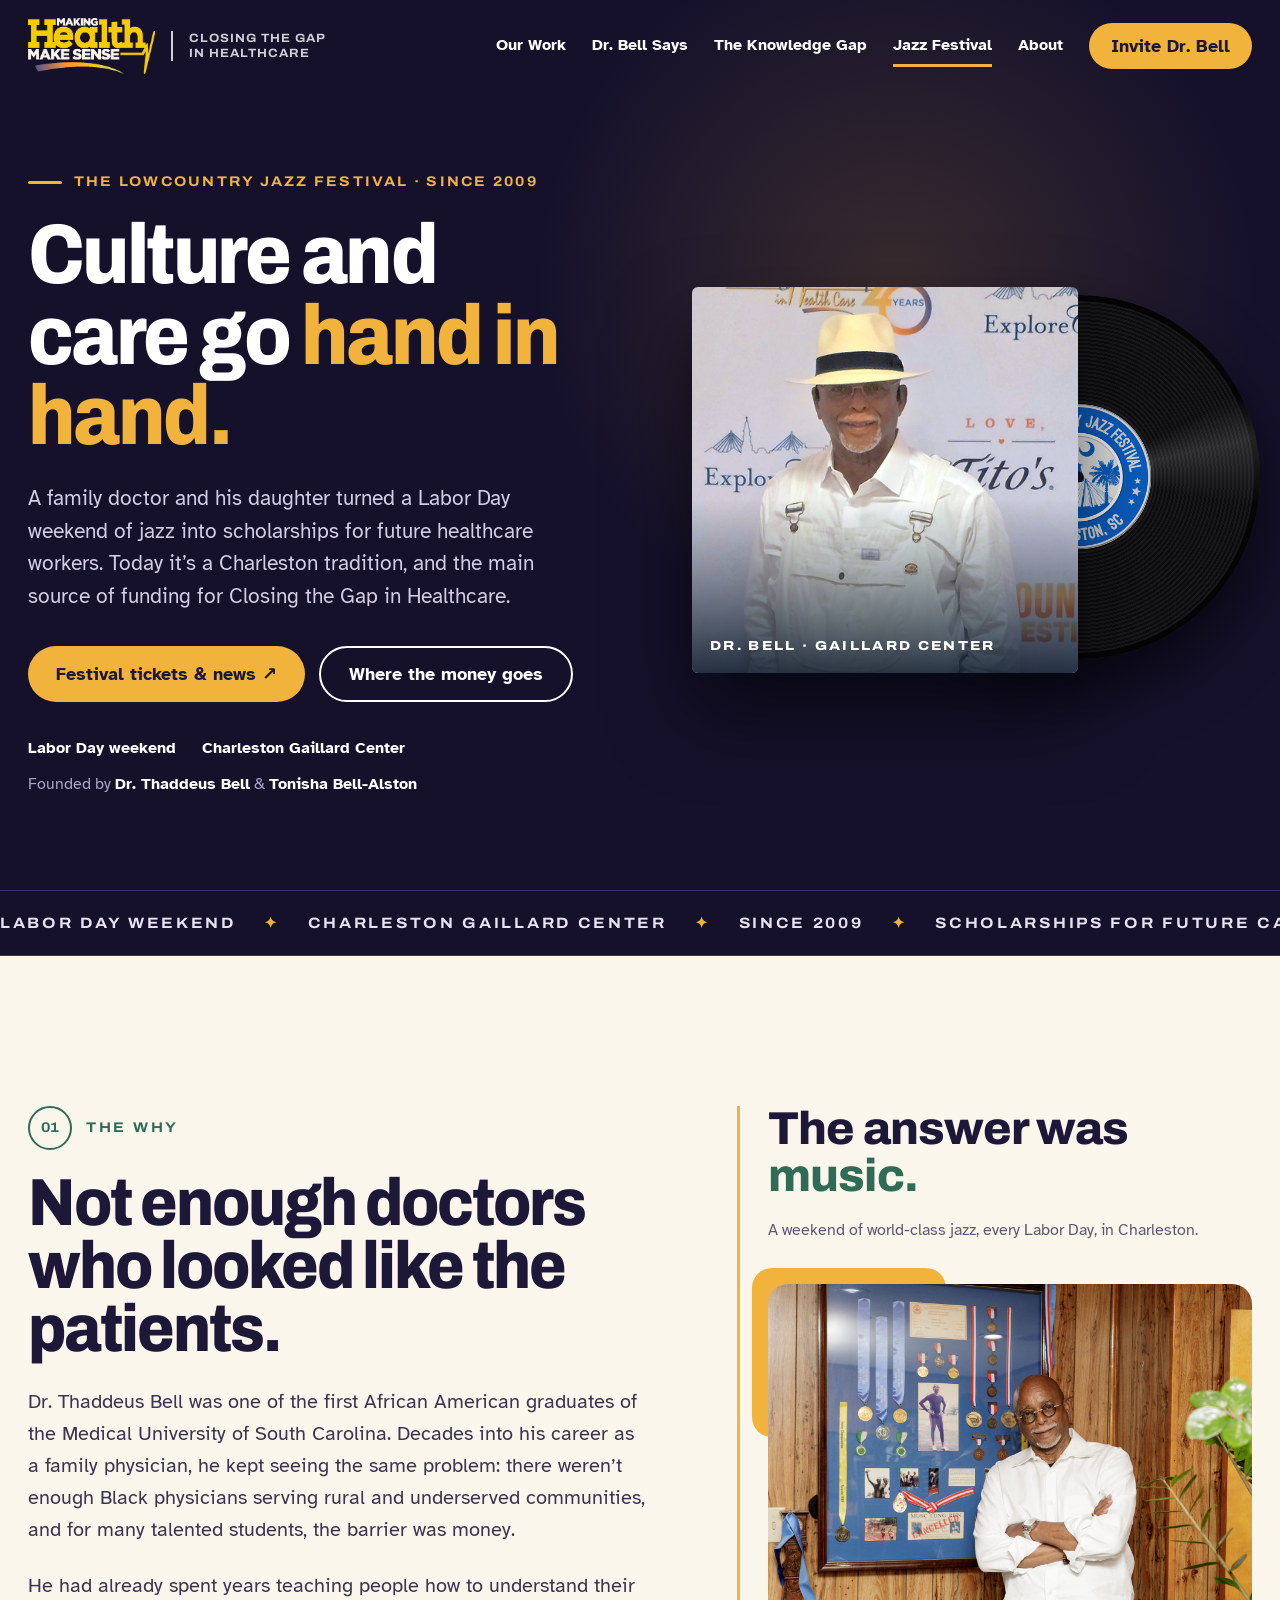
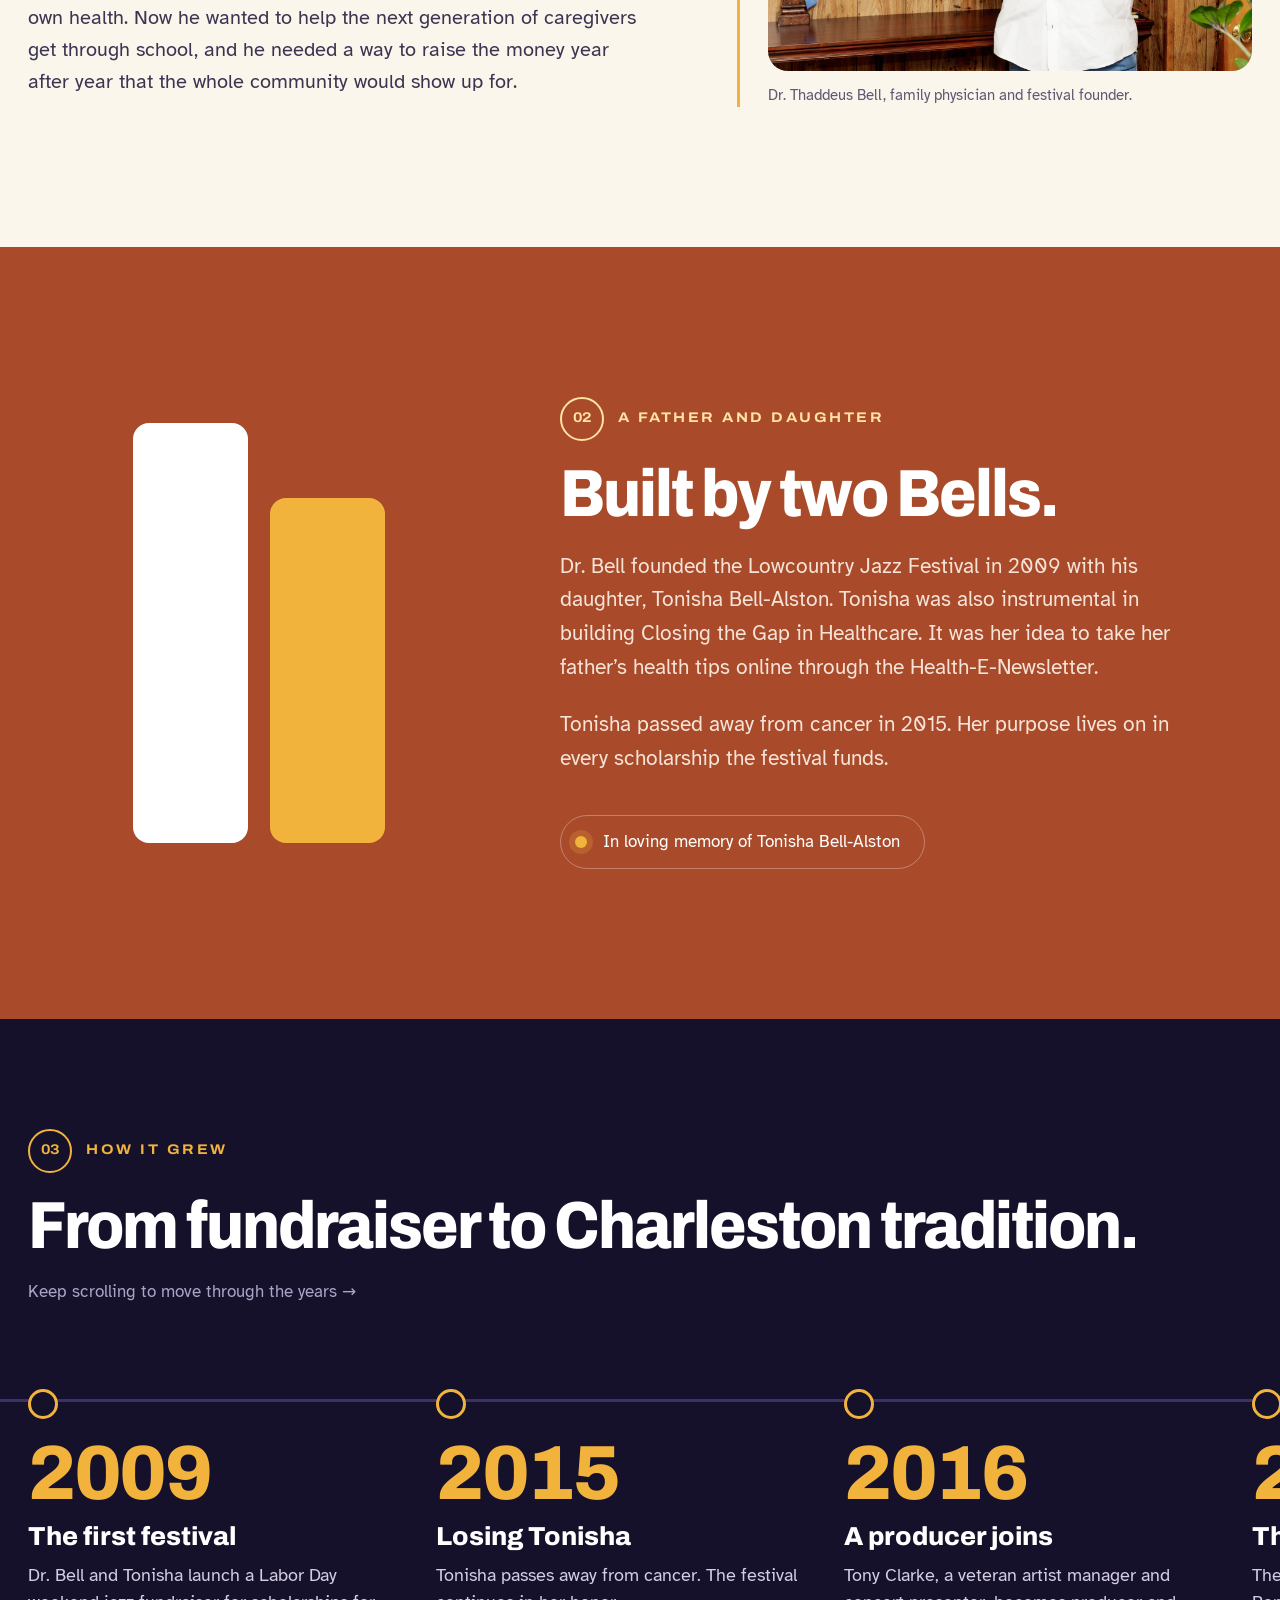
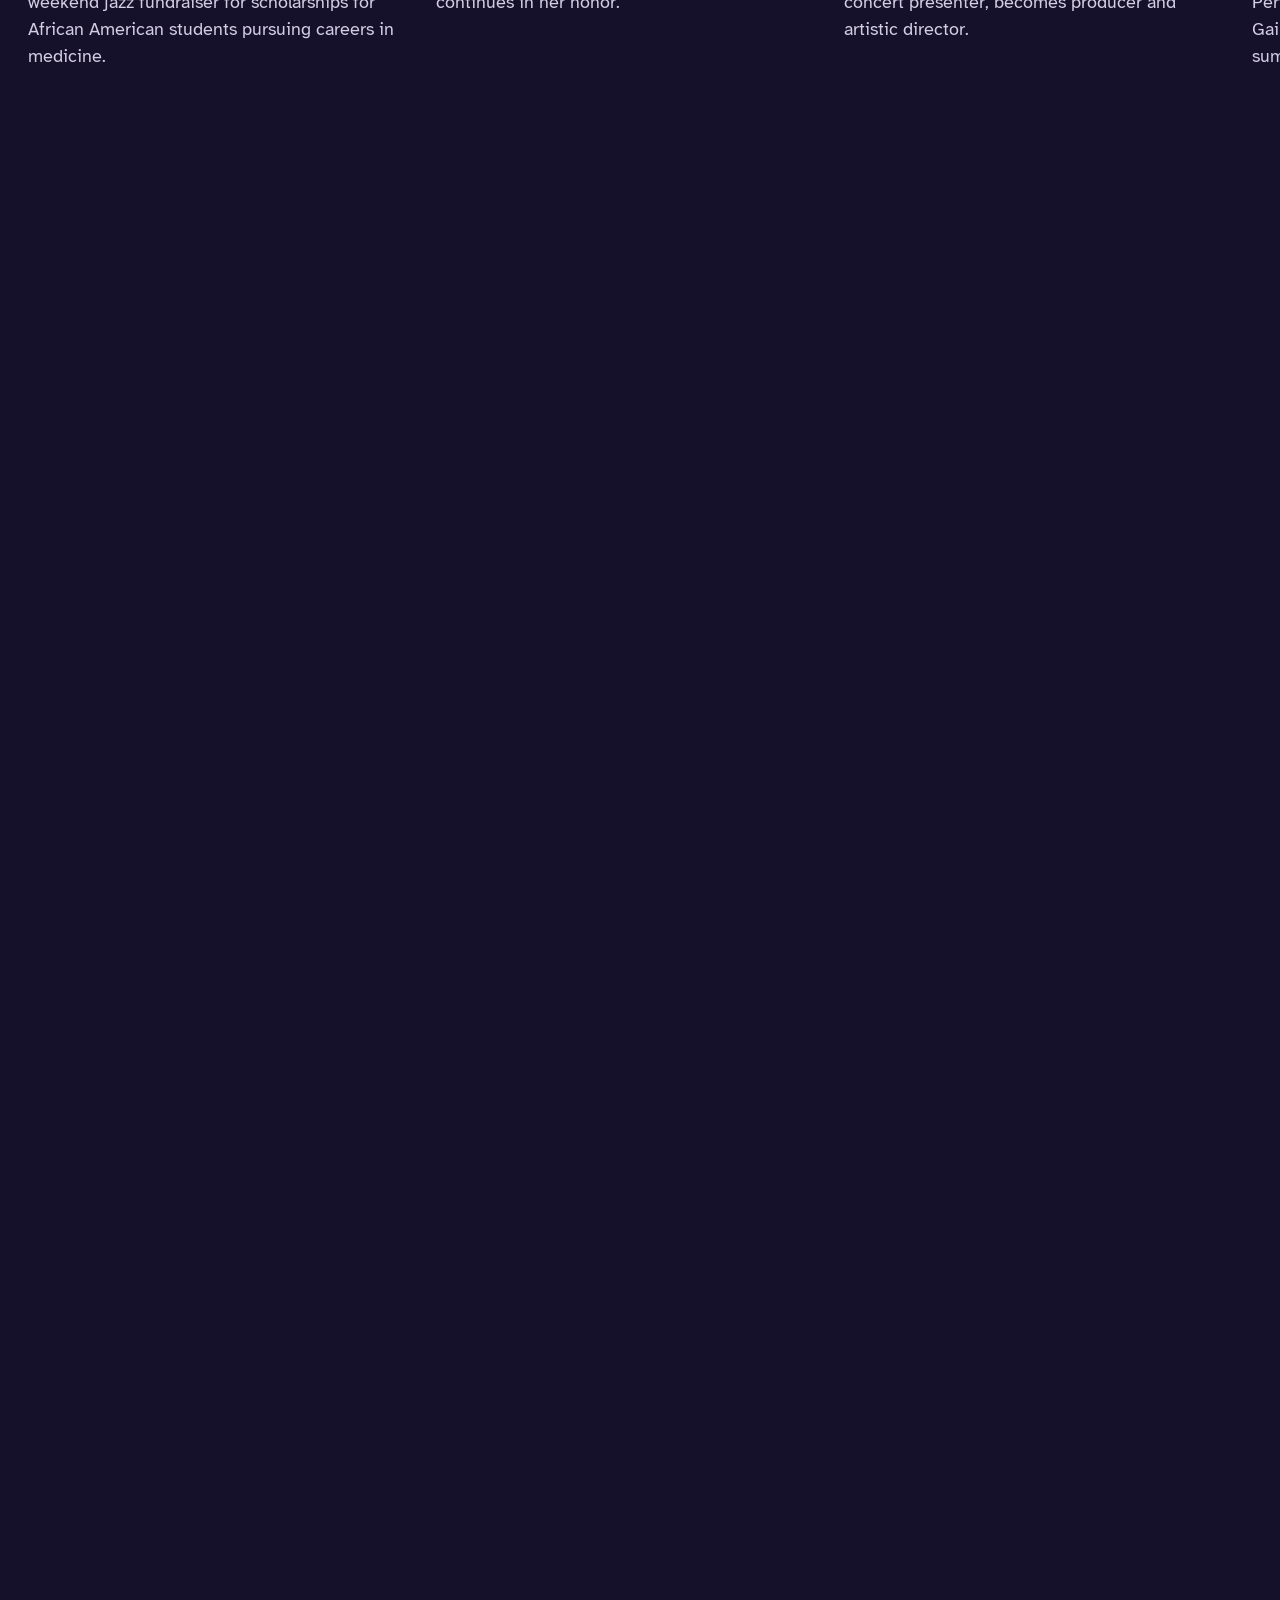
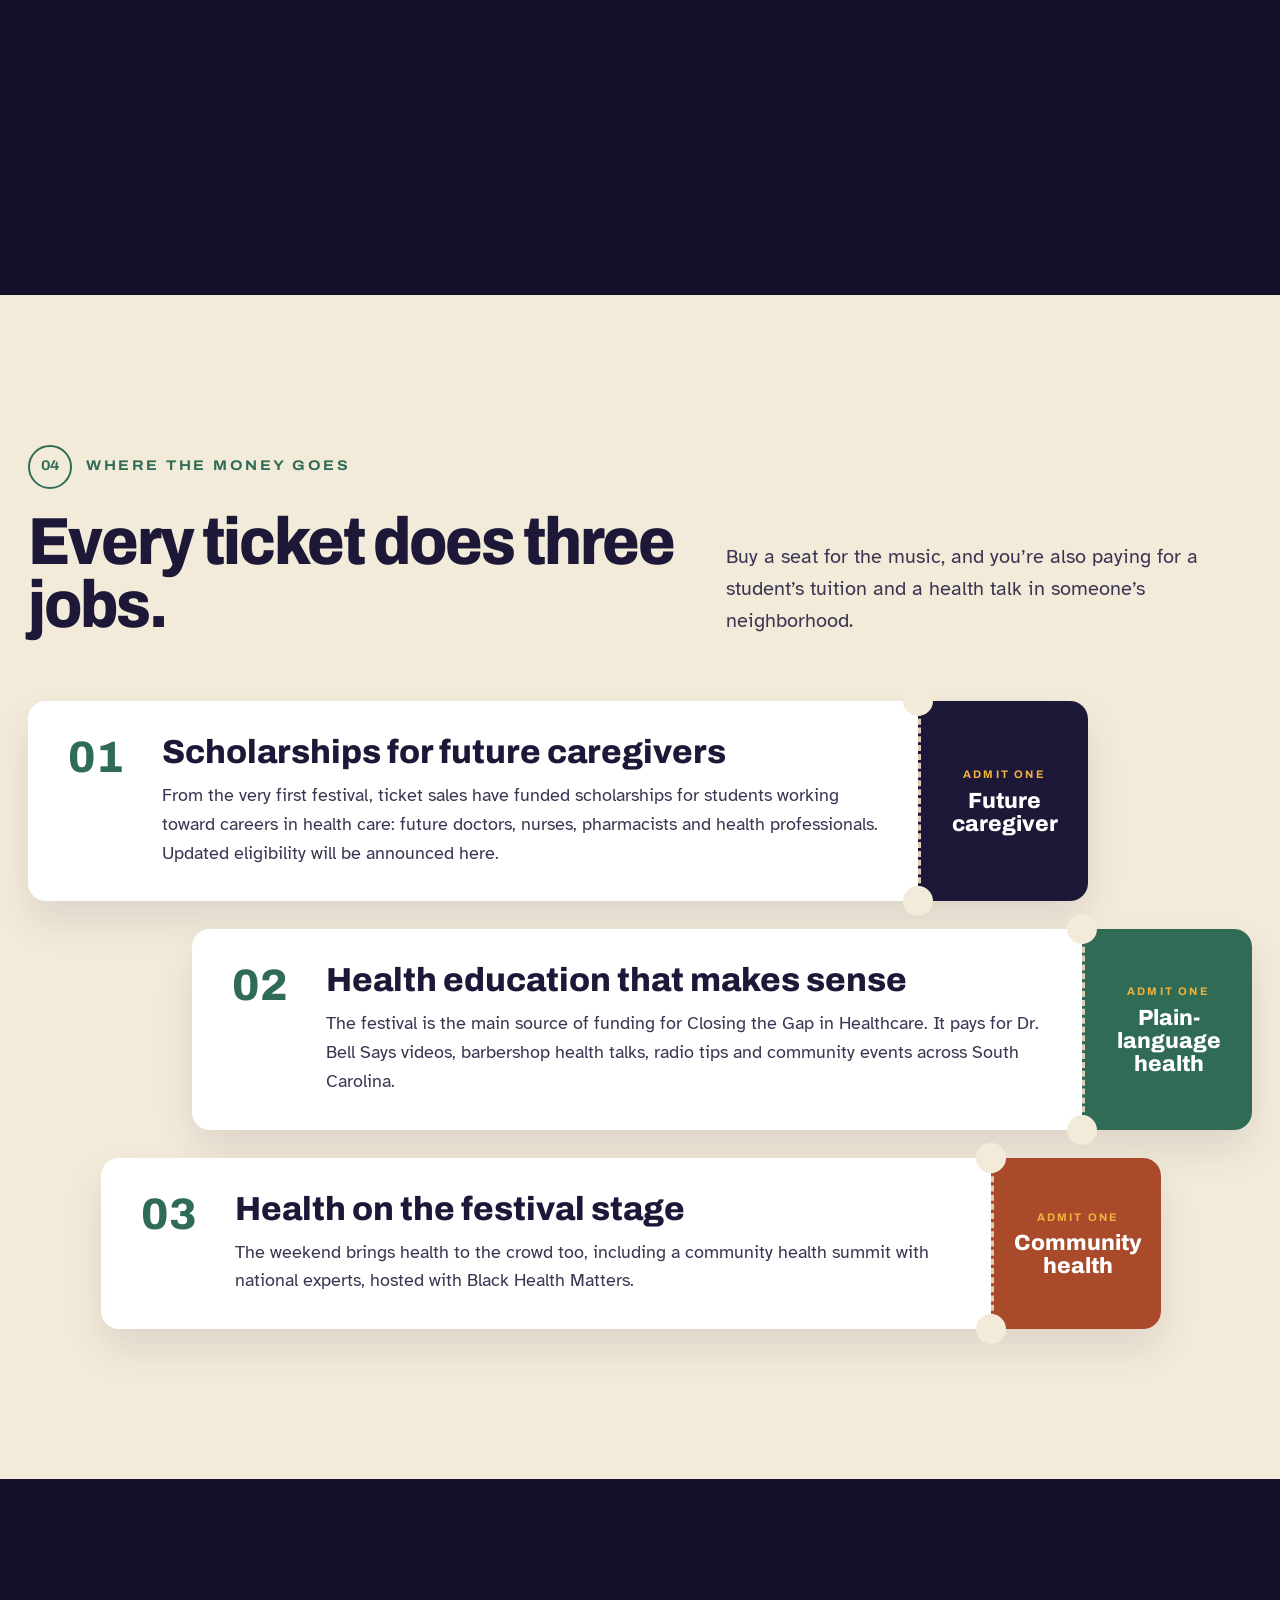
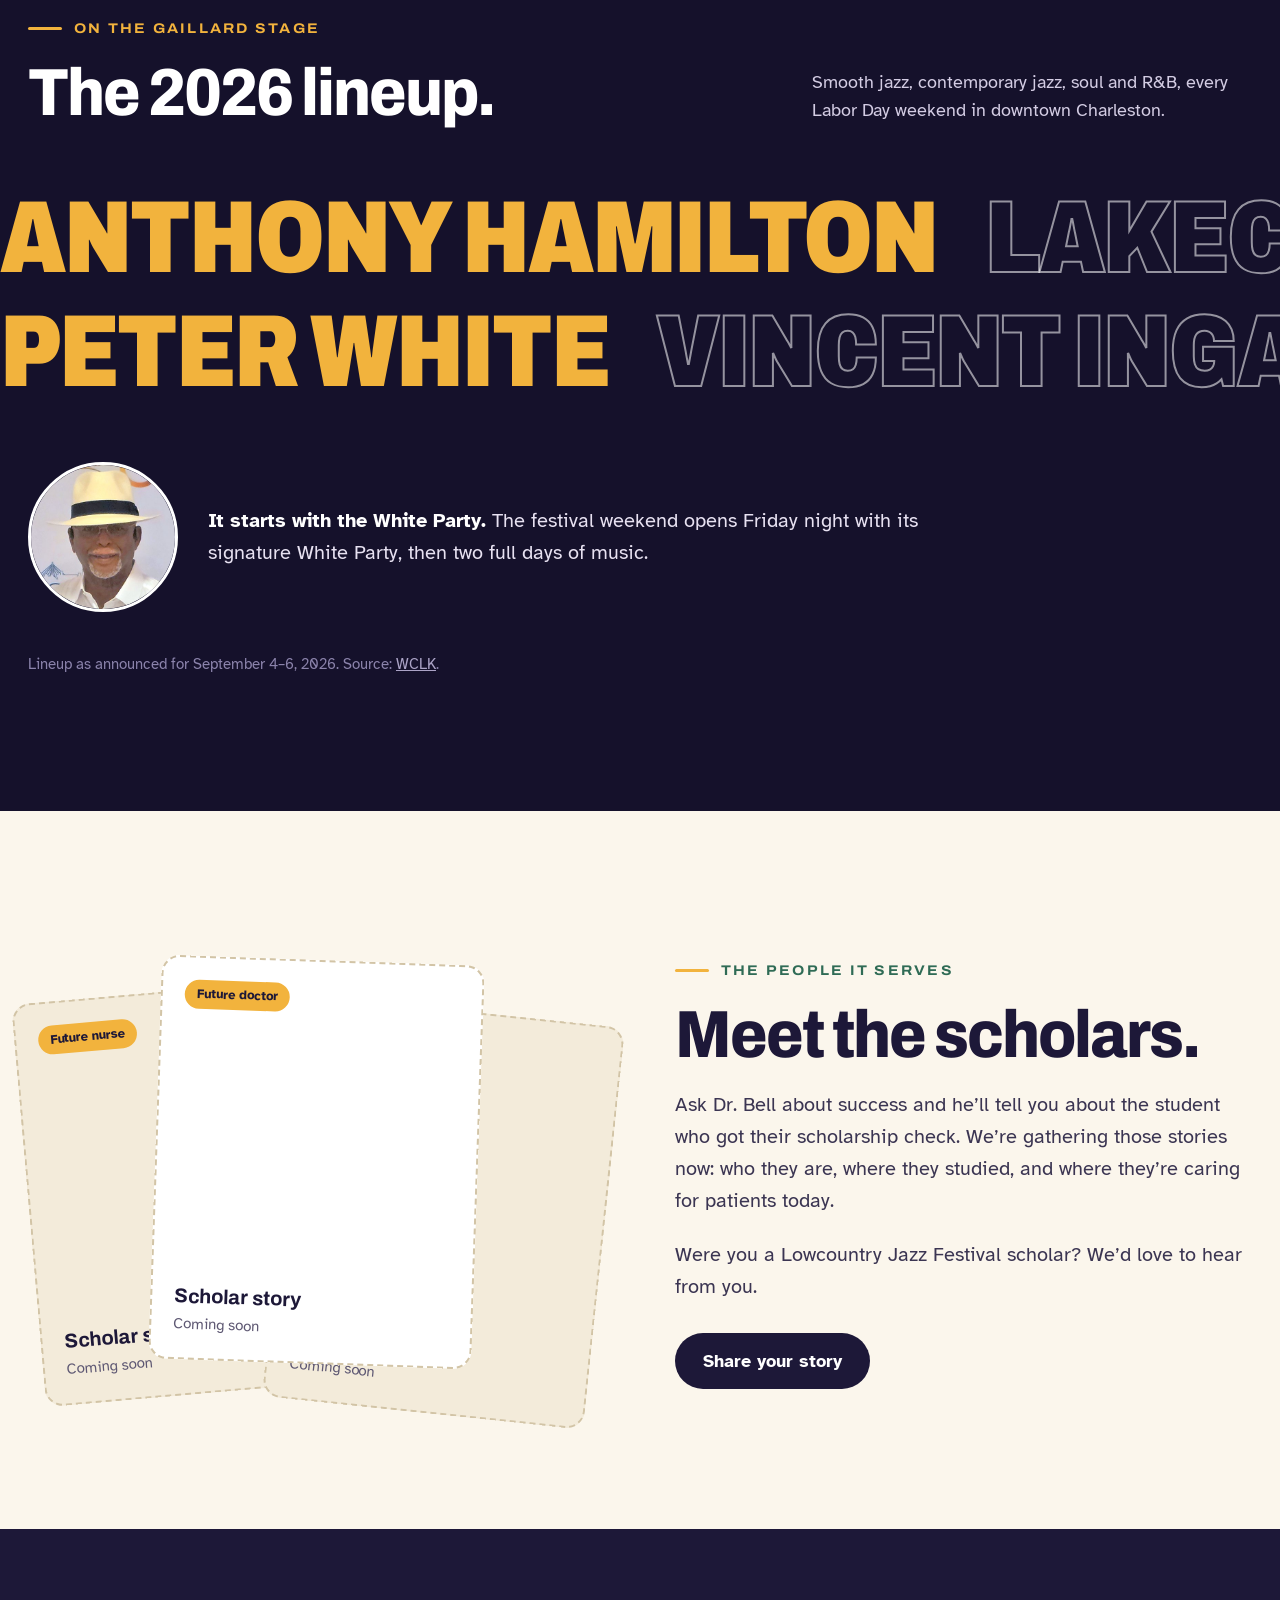
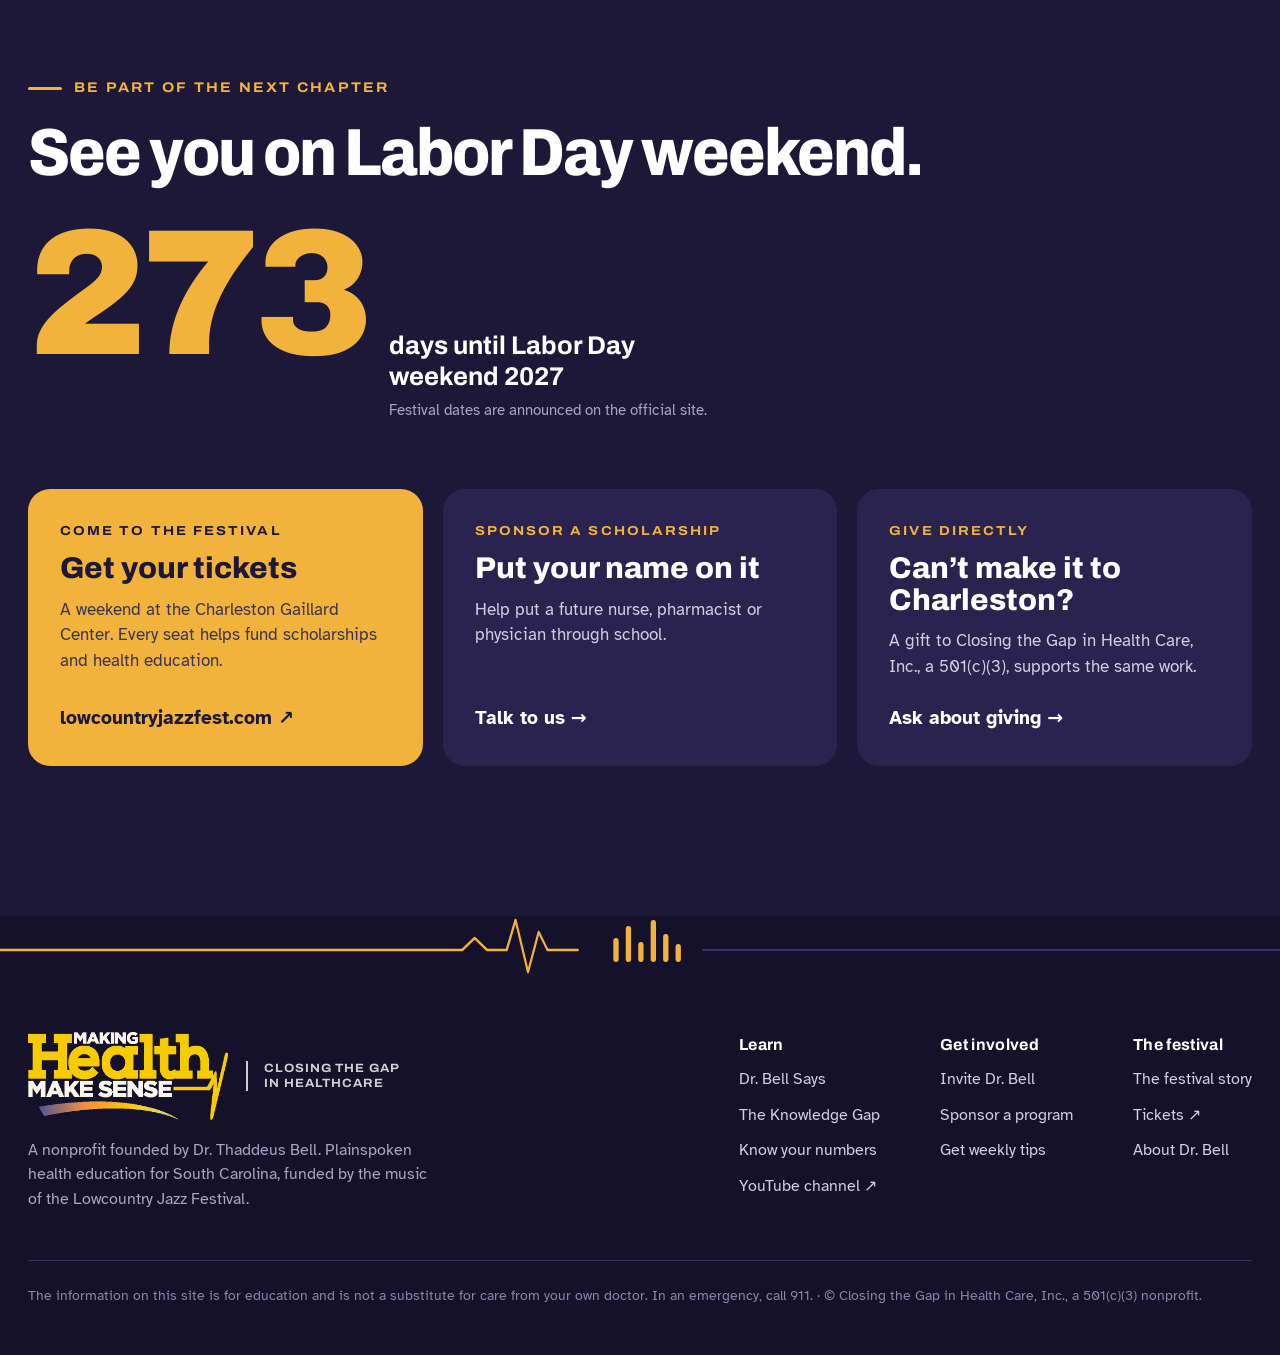
<file: jazz-festival.html>
<!doctype html>
<html lang="en">
<head>
<meta charset="utf-8">
<meta name="viewport" content="width=device-width, initial-scale=1">
<title>The Lowcountry Jazz Festival · Making Health Make Sense</title>
<meta name="description" content="How Dr. Thaddeus Bell and his daughter Tonisha turned a Labor Day weekend of jazz in Charleston into scholarships for future healthcare workers and the main source of funding for Closing the Gap in Healthcare.">
<meta property="og:title" content="The Lowcountry Jazz Festival — Culture and care, hand in hand">
<meta property="og:description" content="Every ticket funds scholarships for future caregivers and plain-language health education across South Carolina.">
<meta property="og:image" content="/img/bell-jazz-white-sq.jpg">
<link rel="icon" href="data:image/svg+xml,%3Csvg xmlns='http://www.w3.org/2000/svg' viewBox='0 0 32 32'%3E%3Crect x='6' y='4' width='8' height='24' rx='2' fill='%231D1838'/%3E%3Crect x='18' y='4' width='8' height='24' rx='2' fill='%23F2B33D'/%3E%3C/svg%3E">
<script>document.documentElement.classList.add('js');setTimeout(function(){document.documentElement.classList.add('reveal-fallback')},3500);</script>
<link rel="preconnect" href="https://fonts.googleapis.com">
<link rel="stylesheet" href="https://fonts.googleapis.com/css2?family=Archivo:wdth,wght@62..125,500..900&family=Atkinson+Hyperlegible:ital,wght@0,400;0,700;1,400&display=swap">
<link rel="stylesheet" href="/assets/site.css">
<style>
:root{--night:#15112B;--brass:#F2B33D}

/* ===== 1. Hero: the album ===== */
.hero{position:relative;background:var(--night);color:#fff;padding:140px 0 0;overflow:hidden;--mx:70%;--my:30%}
.hero::before{content:"";position:absolute;inset:0;background:radial-gradient(600px circle at var(--mx) var(--my),rgba(242,179,61,.16),transparent 60%);pointer-events:none;transition:background .2s}
.hero-grid{position:relative;display:grid;grid-template-columns:minmax(0,1fr) minmax(0,1.05fr);gap:40px;align-items:center;min-height:calc(100vh - 220px)}
.hero h1{margin:22px 0 0;font-size:clamp(50px,6.6vw,108px);font-stretch:88%}
.hero h1 em{font-style:normal;color:var(--gold)}
.hero .lede{margin:26px 0 0;font-size:21px;line-height:1.55;color:#D3CCE3;max-width:560px}
.hero .ctas{display:flex;flex-wrap:wrap;gap:14px;margin-top:34px}
.facts{display:flex;flex-wrap:wrap;gap:10px 26px;margin-top:34px;font-size:16px;color:#ABA3C6}
.facts b{color:#fff}
.album{position:relative;width:min(100%,560px);aspect-ratio:1.45/1;margin-left:auto}
.sleeve{position:absolute;left:0;top:0;width:69%;aspect-ratio:1;border-radius:6px;overflow:hidden;z-index:2;box-shadow:0 40px 80px rgba(0,0,0,.55)}
.sleeve img{width:100%;height:100%;object-fit:cover;object-position:50% 50%}
.sleeve::after{content:"";position:absolute;inset:0;background:linear-gradient(180deg,transparent 55%,rgba(7,21,38,.85))}
.sleeve span{position:absolute;left:18px;bottom:16px;z-index:1;font-family:'Archivo',sans-serif;font-weight:800;font-stretch:115%;font-size:13px;letter-spacing:.18em;text-transform:uppercase}
.record{position:absolute;top:2%;left:4%;width:65%;aspect-ratio:1;z-index:1;transition:transform 1.4s cubic-bezier(.2,.8,.2,1) .3s}
.js .record{transform:translateX(0)}
.opened .record,.reveal-fallback .record,html:not(.js) .record{transform:translateX(50%)}
.scrub{width:100%;height:100%}
.disc{width:100%;height:100%;border-radius:50%;animation:spin 9s linear infinite;background:
  radial-gradient(circle,transparent 0 29%,rgba(255,255,255,.05) 29.5%,transparent 30%),
  repeating-radial-gradient(circle,#0d0d0f 0 2px,#18181b 2px 4px);
  box-shadow:0 30px 60px rgba(0,0,0,.6),inset 0 0 0 6px #050505;position:relative}
.disc::before{content:"";position:absolute;inset:0;border-radius:50%;background:conic-gradient(from 20deg,transparent 0 12%,rgba(255,255,255,.12) 16%,transparent 22% 58%,rgba(255,255,255,.09) 63%,transparent 70%)}
.disc img{position:absolute;left:50%;top:50%;width:40%;height:40%;transform:translate(-50%,-50%);border-radius:50%;background:#fff}
.disc i{position:absolute;left:50%;top:50%;width:3%;height:3%;transform:translate(-50%,-50%);border-radius:50%;background:var(--night)}
@keyframes spin{to{transform:rotate(360deg)}}
.disc{animation:none!important}
.ticker{position:relative;margin-top:70px;border-top:1px solid #3A3266;border-bottom:1px solid #3A3266;overflow:hidden;background:#15112B}
.ticker div{display:flex;width:max-content;animation:drift 40s linear infinite}
.ticker span{padding:20px 0;font-family:'Archivo',sans-serif;font-weight:700;font-stretch:112%;font-size:15px;letter-spacing:.18em;text-transform:uppercase;white-space:nowrap;color:#E7E1F1}
.ticker span::after{content:"✦";color:var(--gold);margin:0 28px}
@keyframes drift{to{transform:translateX(-50%)}}
@media (max-width:900px){
  .hero{padding:110px 0 0}
  .hero-grid{grid-template-columns:1fr;gap:30px;min-height:0}
  .album{margin:10px auto 0;width:min(100%,420px)}
  .hero .lede{font-size:19px}
  .ticker{margin-top:50px}
}
@media (prefers-reduced-motion: reduce){.disc,.ticker div{animation:none}.record{transition:none}}

/* ===== Now-playing bar ===== */
.np{position:fixed;left:20px;bottom:20px;z-index:40;display:flex;align-items:center;gap:14px;background:rgba(7,21,38,.94);color:#fff;border:1px solid #3A3266;border-radius:999px;padding:10px 20px 10px 12px;box-shadow:0 18px 40px rgba(0,0,0,.3);transform:translateY(140%);opacity:0;transition:transform .5s var(--ease),opacity .5s;pointer-events:none;max-width:calc(100vw - 40px)}
.np.on{transform:none;opacity:1}
.np .eq{display:flex;gap:3px;align-items:flex-end;height:22px;width:34px;justify-content:center;background:var(--gold);border-radius:50%;padding:8px;box-sizing:content-box;height:18px;width:18px}
.np .eq i{display:block;width:3px;background:var(--ink);border-radius:2px;animation:eq 1s ease-in-out infinite}
.np .eq i:nth-child(2){animation-delay:-.3s}.np .eq i:nth-child(3){animation-delay:-.6s}.np .eq i:nth-child(4){animation-delay:-.15s}
@keyframes eq{0%,100%{height:30%}50%{height:100%}}
.np small{display:block;font-size:12px;letter-spacing:.14em;text-transform:uppercase;color:var(--gold);font-weight:700}
.np b{display:block;font-family:'Archivo',sans-serif;font-size:16px;line-height:1.2;white-space:nowrap;overflow:hidden;text-overflow:ellipsis}
@media (prefers-reduced-motion: reduce){.np .eq i{animation:none;height:70%}}
@media (max-width:760px){.np{display:none}}

/* ===== Story tracks ===== */
.track-label{display:inline-flex;align-items:center;gap:14px;font-family:'Archivo',sans-serif;font-weight:700;font-stretch:112%;font-size:14px;letter-spacing:.18em;text-transform:uppercase}
.track-label b{display:inline-grid;place-items:center;width:44px;height:44px;border-radius:50%;border:2px solid currentColor;font-size:14px;letter-spacing:0}
.why{padding:150px 0 140px;background:var(--cream)}
.why-grid{display:grid;grid-template-columns:minmax(0,1.1fr) minmax(0,.9fr);gap:80px;align-items:start}
.why h2,.bells h2,.tl h2,.jobs h2,.lineup h2,.scholars h2,.next h2{margin:22px 0 0;font-size:clamp(42px,5.2vw,82px);font-stretch:90%}
.why .track-label{color:var(--teal)}
.why p{font-size:20px;color:#3B3552;margin:24px 0 0;max-width:620px}
.why aside{position:sticky;top:130px;border-left:3px solid var(--gold);padding-left:28px}
.why aside p{margin:0;font-family:'Archivo',sans-serif;font-weight:800;font-size:clamp(34px,3.6vw,56px);line-height:1.02;letter-spacing:-.02em;color:var(--ink)}
.why aside p em{font-style:normal;color:var(--teal)}
.why aside small{display:block;margin-top:18px;font-size:16px;color:var(--muted)}
.why-photo{margin:40px 0 0;position:relative}
.why-photo img{width:100%;height:auto;aspect-ratio:5/4;object-fit:cover;border-radius:20px}
.why-photo::before{content:"";position:absolute;left:-16px;top:-16px;width:40%;height:40%;border-radius:20px;background:var(--gold);z-index:-1}
.why-photo{z-index:0}
.why-photo figcaption{margin-top:12px;font-size:15px;color:var(--muted)}
@media (max-width:900px){.why{padding:90px 0}.why-grid{grid-template-columns:1fr;gap:40px}.why aside{position:static}}

.bells{background:var(--purple);color:#fff;padding:150px 0;position:relative;overflow:hidden}
.bells .track-label{color:#FFE3A3}
.bells-grid{display:grid;grid-template-columns:minmax(0,.8fr) minmax(0,1.2fr);gap:70px;align-items:center}
.two{display:flex;gap:22px;justify-content:center;align-items:flex-end;height:min(56vw,420px)}
.two i{display:block;width:clamp(70px,9vw,120px);border-radius:16px;background:#fff;height:100%;transform-origin:bottom;transform:scaleY(.04);transition:transform 1.3s cubic-bezier(.2,.8,.2,1)}
.two i+i{background:var(--gold);height:82%;transition-delay:.25s}
.two.in i,.reveal-fallback .two i,html:not(.js) .two i{transform:none}
.bells p{font-size:21px;color:#F6E3D8;margin:24px 0 0;max-width:640px}
.memory{margin-top:40px;display:inline-flex;align-items:center;gap:16px;border:1px solid rgba(255,255,255,.3);border-radius:999px;padding:12px 24px 12px 14px;font-size:17px}
.memory::before{content:"";width:12px;height:12px;border-radius:50%;background:var(--gold);box-shadow:0 0 0 6px rgba(242,179,61,.2)}
@media (max-width:900px){.bells{padding:90px 0}.bells-grid{grid-template-columns:1fr;gap:40px}.two{height:220px}}
@media (prefers-reduced-motion: reduce){.two i{transform:none;transition:none}}

/* ===== 3. Timeline: horizontal on wide screens ===== */
.tl{position:relative;background:var(--night);color:#fff}
.tl-sticky{padding:120px 0 80px}
.tl .track-label{color:var(--gold)}
.tl-head{display:flex;flex-wrap:wrap;justify-content:space-between;align-items:end;gap:20px}
.tl-head p{margin:0;color:#ABA3C6;font-size:17px}
.tl-rail{position:relative;margin-top:60px}
.tl-line{position:absolute;left:0;right:0;top:34px;height:3px;background:#3A3266}
.tl-line i{position:absolute;inset:0;background:var(--gold);transform-origin:left;transform:scaleX(var(--tp,0))}
.tl-track{display:flex;gap:28px;padding:0 28px;will-change:transform}
.stop{flex:0 0 min(380px,78vw);position:relative;padding-top:74px}
.stop::before{content:"";position:absolute;left:0;top:24px;width:24px;height:24px;border-radius:50%;background:var(--night);border:3px solid var(--gold)}
.stop.now::before{background:var(--gold);box-shadow:0 0 0 8px rgba(242,179,61,.2)}
.stop .yr{font-family:'Archivo',sans-serif;font-weight:800;font-size:clamp(56px,6vw,92px);line-height:.9;letter-spacing:-.03em;color:var(--gold)}
.stop h3{margin:14px 0 0;font-family:'Archivo',sans-serif;font-weight:800;font-size:26px;line-height:1.15}
.stop p{margin:10px 0 0;color:#D3CCE3;font-size:18px;line-height:1.5}
.stop .names{margin-top:12px;display:flex;flex-wrap:wrap;gap:8px}
.stop .names span{border:1px solid #4A4278;border-radius:999px;padding:5px 12px;font-size:14px;color:#E7E1F1}
.tl-hint{margin-top:30px;color:#8B83AB;font-size:15px}
@media (min-width:901px){
  .js .tl.pinned .tl-sticky{position:sticky;top:0;height:100vh;padding:110px 0 0;overflow:hidden;box-sizing:border-box;display:flex;flex-direction:column}
  .js .tl.pinned .tl-track{padding-left:max(28px,calc((100vw - 1280px)/2 + 28px));padding-right:12vw}
}
@media (max-width:900px){
  .tl-sticky{padding:90px 0 70px}
  .tl-line{display:none}
  .tl-track{flex-direction:column;gap:10px}
  .stop{flex:none;padding:0 0 30px 44px;border-left:3px solid #3A3266;margin-left:10px}
  .stop::before{left:-14px;top:6px}
  .tl-hint{display:none}
}

/* ===== 4. Tickets ===== */
.jobs{padding:150px 0;background:var(--sage)}
.jobs .track-label{color:var(--teal)}
.jobs-head{display:grid;grid-template-columns:minmax(0,1fr) minmax(0,.8fr);gap:40px;align-items:end}
.jobs-head p{margin:0;font-size:20px;color:#3B3552}
.tickets{margin-top:64px;display:flex;flex-direction:column;gap:28px}
.ticket{--r:-1.4deg;display:grid;grid-template-columns:minmax(0,1fr) 170px;background:#fff;border-radius:18px;position:relative;box-shadow:0 20px 40px rgba(29,24,56,.1);transform:rotate(var(--r));transition:transform .5s var(--ease),box-shadow .5s;max-width:1060px}
.ticket:nth-child(2){--r:1.2deg;margin-left:auto}
.ticket:nth-child(3){--r:-.8deg;margin-left:6%}
.ticket:hover{transform:rotate(0) translateY(-4px);box-shadow:0 30px 60px rgba(29,24,56,.16)}
.t-main{padding:34px 40px;display:grid;grid-template-columns:72px minmax(0,1fr);gap:22px;align-items:start}
.t-main b{font-family:'Archivo',sans-serif;font-weight:800;font-size:44px;line-height:1;color:var(--teal)}
.t-main h3{margin:0;font-family:'Archivo',sans-serif;font-weight:800;font-size:clamp(26px,2.6vw,36px);line-height:1.08}
.t-main p{margin:10px 0 0;font-size:18px;color:#3B3552}
.t-stub{border-left:3px dashed #DCCFB4;display:flex;flex-direction:column;align-items:center;justify-content:center;gap:6px;padding:20px;text-align:center;font-family:'Archivo',sans-serif;border-radius:0 18px 18px 0;background:var(--ink);color:#fff}
.ticket:nth-child(2) .t-stub{background:var(--teal)}
.ticket:nth-child(3) .t-stub{background:var(--purple)}
.t-stub small{font-size:11px;letter-spacing:.2em;text-transform:uppercase;color:var(--gold);font-weight:700}
.t-stub strong{font-size:22px;line-height:1.05;font-weight:800}
.ticket::before,.ticket::after{content:"";position:absolute;right:155px;width:30px;height:30px;border-radius:50%;background:var(--sage)}
.ticket::before{top:-15px}.ticket::after{bottom:-15px}
@media (max-width:760px){
  .jobs{padding:90px 0}.jobs-head{grid-template-columns:1fr}.tickets{margin-top:40px;gap:22px}
  .ticket,.ticket:nth-child(n){grid-template-columns:1fr;margin-left:0;--r:0deg}
  .ticket::before,.ticket::after{display:none}
  .t-main{padding:26px 22px;grid-template-columns:1fr;gap:10px}
  .t-stub{border-left:0;border-top:3px dashed #DCCFB4;border-radius:0 0 18px 18px;flex-direction:row;justify-content:space-between;padding:14px 22px}
}
@media (prefers-reduced-motion: reduce){.ticket{transform:none;transition:none}}

/* ===== 5. Lineup marquee ===== */
.lineup{background:var(--night);color:#fff;padding:130px 0 120px;overflow:hidden}
.lineup .eyebrow{color:var(--gold)}
.lineup-head{display:flex;flex-wrap:wrap;justify-content:space-between;align-items:end;gap:20px}
.lineup-head p{margin:0;max-width:440px;color:#D3CCE3;font-size:18px}
.marq{margin-top:60px;display:flex;flex-direction:column;gap:6px}
.marq div{display:flex;width:max-content;animation:drift 55s linear infinite}
.marq div:nth-child(2){animation-direction:reverse;animation-duration:65s}
.marq:hover div{animation-play-state:paused}
.marq span{font-family:'Archivo',sans-serif;font-weight:900;font-stretch:80%;font-size:clamp(54px,8vw,128px);line-height:1.05;letter-spacing:-.02em;text-transform:uppercase;white-space:nowrap;padding-right:48px;color:transparent;-webkit-text-stroke:2px rgba(255,255,255,.55)}
.marq span:nth-child(3n+1){color:var(--gold);-webkit-text-stroke:0}
.lineup .src{margin-top:40px;font-size:15px;color:#8B83AB}
.lineup .src a{color:#ABA3C6}
.white{margin-top:56px;display:grid;grid-template-columns:auto minmax(0,1fr);gap:30px;align-items:center;max-width:900px}
.white img{width:150px;height:150px;border-radius:50%;object-fit:cover;object-position:50% 50%;border:3px solid #fff}
.white p{margin:0;font-size:20px;color:#E7E1F1}
.white p b{color:#fff}
@media (max-width:760px){.lineup{padding:90px 0}.white{grid-template-columns:1fr;gap:20px}.white img{width:110px;height:110px}.marq span{-webkit-text-stroke-width:1.5px}}
@media (prefers-reduced-motion: reduce){.marq div{animation:none}}

/* ===== 6. Scholars ===== */
.scholars{padding:140px 0;background:var(--cream)}
.scholars-grid{display:grid;grid-template-columns:minmax(0,1fr) minmax(0,1fr);gap:70px;align-items:center}
.scholars .eyebrow{color:var(--teal)}
.scholars p{font-size:20px;color:#3B3552;margin:22px 0 0}
.frames{position:relative;height:420px}
.frame{position:absolute;width:56%;aspect-ratio:4/5;border-radius:18px;border:2px dashed #D2C4A6;background:var(--sage);display:flex;flex-direction:column;justify-content:flex-end;padding:22px;font-size:15px;color:var(--muted)}
.frame b{font-family:'Archivo',sans-serif;font-size:20px;color:var(--ink)}
.frame:nth-child(1){left:0;top:30px;transform:rotate(-5deg)}
.frame:nth-child(2){left:22%;top:0;transform:rotate(2deg);background:#fff;z-index:1}
.frame:nth-child(3){right:0;top:50px;transform:rotate(6deg)}
.frame .cap{display:inline-block;align-self:flex-start;background:var(--gold);color:var(--ink);font-weight:700;border-radius:999px;padding:4px 12px;font-size:13px;margin-bottom:auto}
@media (max-width:900px){.scholars{padding:90px 0}.scholars-grid{grid-template-columns:1fr;gap:30px}.frames{height:320px}}

/* ===== 7. Next chapter ===== */
.next{background:var(--ink);color:#fff;padding:140px 0 150px;overflow:hidden;position:relative}
.next .eyebrow{color:var(--gold)}
.count{display:flex;flex-wrap:wrap;align-items:baseline;gap:8px 22px;margin-top:34px}
.count strong{font-family:'Archivo',sans-serif;font-weight:900;font-size:clamp(90px,14vw,210px);line-height:.85;letter-spacing:-.04em;color:var(--gold)}
.count span{font-family:'Archivo',sans-serif;font-weight:700;font-size:clamp(20px,2vw,28px);max-width:360px;line-height:1.2}
.count small{display:block;margin-top:8px;font-family:'Atkinson Hyperlegible',sans-serif;font-weight:400;font-size:15px;color:#ABA3C6}
.ways{display:grid;grid-template-columns:repeat(3,minmax(0,1fr));gap:20px;margin-top:70px}
.way{background:#2A2350;border-radius:22px;padding:32px;display:flex;flex-direction:column;gap:12px;text-decoration:none;color:#fff;transition:transform .35s var(--ease),background .35s}
.way:hover{transform:translateY(-6px);background:#332B60}
.way small{font-family:'Archivo',sans-serif;font-weight:700;font-stretch:112%;font-size:13px;letter-spacing:.16em;text-transform:uppercase;color:var(--gold)}
.way h3{margin:0;font-family:'Archivo',sans-serif;font-weight:800;font-size:30px;line-height:1.05}
.way p{margin:0;color:#D3CCE3;font-size:17px;line-height:1.5}
.way em{margin-top:auto;padding-top:12px;font-style:normal;font-weight:700;color:#fff}
.way.gold{background:var(--gold);color:var(--ink)}
.way.gold small{color:var(--ink)}.way.gold p{color:#3B3552}.way.gold em{color:var(--ink)}
.way.gold:hover{background:#F7C566}
@media (max-width:900px){.next{padding:90px 0 100px}.ways{grid-template-columns:1fr;margin-top:44px}}
</style>
</head>
<body data-handbuilt>
<a class="skip" href="#main">Skip to content</a>

<header class="site-header" data-header>
  <div class="nav">
    <a class="brand" href="index.html" aria-label="Making Health Make Sense, Closing the Gap in Healthcare: home">
      <img class="lg lg-dark" src="/img/mhms-logo-reverse.png" alt="" width="731" height="322">
      <img class="lg lg-light" src="/img/mhms-logo.png" alt="" width="731" height="322">
      <span class="brand-sub">Closing the Gap<br>in Healthcare</span>
    </a>
    <button class="menu-btn" type="button" data-menu-toggle aria-expanded="false" aria-controls="site-menu">Menu</button>
    <nav class="links" id="site-menu" aria-label="Main">
      <a href="our-work.html">Our Work</a>
      <a href="dr-bell-says.html">Dr. Bell Says</a>
      <a href="knowledge-gap.html">The Knowledge Gap</a>
      <a href="jazz-festival.html" aria-current="page">Jazz Festival</a>
      <a href="about.html">About</a>
      <a class="btn" href="invite.html">Invite Dr. Bell</a>
    </nav>
  </div>
</header>

<main id="main">

<!-- 1. Hero -->
<section class="hero" id="hero" aria-labelledby="jf-title">
  <div class="wrap hero-grid">
    <div>
      <span class="eyebrow" style="color:var(--gold)" data-reveal>The Lowcountry Jazz Festival · Since 2009</span>
      <h1 id="jf-title" class="display" data-reveal>Culture and care go <em>hand in hand.</em></h1>
      <p class="lede" data-reveal>A family doctor and his daughter turned a Labor Day weekend of jazz into scholarships for future healthcare workers. Today it’s a Charleston tradition, and the main source of funding for Closing the Gap in Healthcare.</p>
      <div class="ctas" data-reveal>
        <a class="btn btn-gold" href="https://www.lowcountryjazzfest.com/" target="_blank" rel="noopener">Festival tickets &amp; news ↗</a>
        <a class="btn btn-ghost" href="#jobs">Where the money goes</a>
      </div>
      <div class="facts" data-reveal><span><b>Labor Day weekend</b></span><span><b>Charleston Gaillard Center</b></span><span>Founded by <b>Dr. Thaddeus Bell</b> &amp; <b>Tonisha Bell-Alston</b></span></div>
    </div>
    <div class="album" aria-hidden="true">
      <div class="record"><div class="scrub" id="scrub"><div class="disc"><img src="/img/lcf-logo.png" alt=""><i></i></div></div></div>
      <div class="sleeve"><img src="/img/bell-jazz-white-sq.jpg" alt=""><span>Dr. Bell · Gaillard Center</span></div>
    </div>
  </div>
  <div class="ticker" aria-hidden="true"><div id="ticker"></div></div>
</section>

<!-- Track 01 -->
<section class="why" data-track="The why" data-num="01" aria-labelledby="why-title">
  <div class="wrap why-grid">
    <div>
      <span class="track-label" data-reveal><b>01</b>The why</span>
      <h2 id="why-title" class="display" data-reveal>Not enough doctors who looked like the patients.</h2>
      <p data-reveal>Dr. Thaddeus Bell was one of the first African American graduates of the Medical University of South Carolina. Decades into his career as a family physician, he kept seeing the same problem: there weren’t enough Black physicians serving rural and underserved communities, and for many talented students, the barrier was money.</p>
      <p data-reveal>He had already spent years teaching people how to understand their own health. Now he wanted to help the next generation of caregivers get through school, and he needed a way to raise the money year after year that the whole community would show up for.</p>
    </div>
    <aside data-reveal="right">
      <p>The answer was <em>music.</em></p>
      <small>A weekend of world-class jazz, every Labor Day, in Charleston.</small>
      <figure class="why-photo"><img src="/img/bell-medals.jpg" alt="Dr. Bell standing in front of a framed display of his medals and awards" loading="lazy" width="1600" height="1280"><figcaption>Dr. Thaddeus Bell, family physician and festival founder.</figcaption></figure>
    </aside>
  </div>
</section>

<!-- Track 02 -->
<section class="bells" data-track="Built by two Bells" data-num="02" aria-labelledby="bells-title">
  <div class="wrap bells-grid">
    <div class="two" data-reveal aria-hidden="true"><i></i><i></i></div>
    <div>
      <span class="track-label" data-reveal><b>02</b>A father and daughter</span>
      <h2 id="bells-title" class="display" data-reveal>Built by two Bells.</h2>
      <p data-reveal>Dr. Bell founded the Lowcountry Jazz Festival in 2009 with his daughter, Tonisha Bell-Alston. Tonisha was also instrumental in building Closing the Gap in Healthcare. It was her idea to take her father’s health tips online through the Health-E-Newsletter.</p>
      <p data-reveal>Tonisha passed away from cancer in 2015. Her purpose lives on in every scholarship the festival funds.</p>
      <div class="memory" data-reveal>In loving memory of Tonisha Bell-Alston</div>
    </div>
  </div>
</section>

<!-- Track 03: timeline -->
<section class="tl" id="timeline" data-track="How it grew" data-num="03" aria-labelledby="tl-title">
  <div class="tl-sticky">
    <div class="wrap tl-head">
      <div>
        <span class="track-label" data-reveal><b>03</b>How it grew</span>
        <h2 id="tl-title" class="display" data-reveal>From fundraiser to Charleston tradition.</h2>
      </div>
      <p class="tl-hint" data-reveal>Keep scrolling to move through the years →</p>
    </div>
    <div class="tl-rail">
      <div class="tl-line" aria-hidden="true"><i></i></div>
      <ol class="tl-track" id="tl-track" style="list-style:none;margin:0">
        <li class="stop"><div class="yr">2009</div><h3>The first festival</h3><p>Dr. Bell and Tonisha launch a Labor Day weekend jazz fundraiser for scholarships for African American students pursuing careers in medicine.</p></li>
        <li class="stop"><div class="yr">2015</div><h3>Losing Tonisha</h3><p>Tonisha passes away from cancer. The festival continues in her honor.</p></li>
        <li class="stop"><div class="yr">2016</div><h3>A producer joins</h3><p>Tony Clarke, a veteran artist manager and concert presenter, becomes producer and artistic director.</p></li>
        <li class="stop"><div class="yr">2018</div><h3>The 10th festival, a new home</h3><p>The festival moves from the North Charleston Performing Arts Center to the Charleston Gaillard Center and adds a community health summit with Black Health Matters.</p></li>
        <li class="stop"><div class="yr">2021</div><h3>Back on stage</h3><p>The 12th festival returns for Labor Day weekend.</p></li>
        <li class="stop"><div class="yr">2026</div><h3>September 4–6</h3><p>The White Party opens the weekend, followed by two days on the Gaillard stage.</p><div class="names"><span>Anthony Hamilton</span><span>Lakecia Benjamin</span><span>Keiko Matsui</span><span>+ more</span></div></li>
        <li class="stop now"><div class="yr">Next</div><h3>Labor Day weekend 2027</h3><p>The scholarship program is being refreshed, including who can apply. The next chapter is being planned.</p></li>
      </ol>
    </div>
  </div>
</section>

<!-- Track 04: tickets -->
<section class="jobs" id="jobs" data-track="Where the money goes" data-num="04" aria-labelledby="jobs-title">
  <div class="wrap">
    <div class="jobs-head">
      <div>
        <span class="track-label" data-reveal><b>04</b>Where the money goes</span>
        <h2 id="jobs-title" class="display" data-reveal>Every ticket does three jobs.</h2>
      </div>
      <p data-reveal>Buy a seat for the music, and you’re also paying for a student’s tuition and a health talk in someone’s neighborhood.</p>
    </div>
    <div class="tickets">
      <article class="ticket" data-reveal>
        <div class="t-main"><b>01</b><div><h3>Scholarships for future caregivers</h3><p>From the very first festival, ticket sales have funded scholarships for students working toward careers in health care: future doctors, nurses, pharmacists and health professionals. Updated eligibility will be announced here.</p></div></div>
        <div class="t-stub"><small>Admit one</small><strong>Future caregiver</strong></div>
      </article>
      <article class="ticket" data-reveal>
        <div class="t-main"><b>02</b><div><h3>Health education that makes sense</h3><p>The festival is the main source of funding for Closing the Gap in Healthcare. It pays for Dr. Bell Says videos, barbershop health talks, radio tips and community events across South Carolina.</p></div></div>
        <div class="t-stub"><small>Admit one</small><strong>Plain-language health</strong></div>
      </article>
      <article class="ticket" data-reveal>
        <div class="t-main"><b>03</b><div><h3>Health on the festival stage</h3><p>The weekend brings health to the crowd too, including a community health summit with national experts, hosted with Black Health Matters.</p></div></div>
        <div class="t-stub"><small>Admit one</small><strong>Community health</strong></div>
      </article>
    </div>
  </div>
</section>

<!-- Lineup -->
<section class="lineup" aria-labelledby="lineup-title">
  <div class="wrap lineup-head">
    <div>
      <span class="eyebrow" data-reveal>On the Gaillard stage</span>
      <h2 id="lineup-title" class="display" data-reveal style="margin:22px 0 0;font-size:clamp(42px,5.2vw,82px);font-stretch:90%">The 2026 lineup.</h2>
    </div>
    <p data-reveal>Smooth jazz, contemporary jazz, soul and R&amp;B, every Labor Day weekend in downtown Charleston.</p>
  </div>
  <div class="marq" aria-hidden="true" id="marq"></div>
  <ul class="wrap" style="position:absolute;left:-9999px" aria-label="2026 performers">
    <li>Anthony Hamilton</li><li>Lakecia Benjamin</li><li>Keiko Matsui</li><li>Jonathan Butler</li><li>Peter White</li><li>Vincent Ingala</li><li>Rick Braun and Richard Elliot (RnR)</li>
  </ul>
  <div class="wrap">
    <div class="white" data-reveal>
      <img src="/img/bell-jazz-white-face.jpg" alt="Dr. Bell dressed in white at the festival" loading="lazy" width="420" height="420">
      <p><b>It starts with the White Party.</b> The festival weekend opens Friday night with its signature White Party, then two full days of music.</p>
    </div>
    <p class="src">Lineup as announced for September 4–6, 2026. Source: <a href="https://www.wclk.com/2026-07-06/experience-the-magic-of-the-2026-lowcountry-jazz-festival-this-labor-day-weekend" target="_blank" rel="noopener">WCLK</a>.</p>
  </div>
</section>

<!-- Scholars -->
<section class="scholars" aria-labelledby="sch-title">
  <div class="wrap scholars-grid">
    <div class="frames" aria-hidden="true" data-reveal>
      <div class="frame"><span class="cap">Future nurse</span><b>Scholar story</b>Coming soon</div>
      <div class="frame"><span class="cap">Future doctor</span><b>Scholar story</b>Coming soon</div>
      <div class="frame"><span class="cap">Future pharmacist</span><b>Scholar story</b>Coming soon</div>
    </div>
    <div>
      <span class="eyebrow" data-reveal>The people it serves</span>
      <h2 id="sch-title" class="display" data-reveal>Meet the scholars.</h2>
      <p data-reveal>Ask Dr. Bell about success and he’ll tell you about the student who got their scholarship check. We’re gathering those stories now: who they are, where they studied, and where they’re caring for patients today.</p>
      <p data-reveal>Were you a Lowcountry Jazz Festival scholar? We’d love to hear from you.</p>
      <div style="margin-top:30px" data-reveal><a class="btn btn-ink" href="invite.html">Share your story</a></div>
    </div>
  </div>
</section>

<!-- Next chapter -->
<section class="next" aria-labelledby="next-title">
  <div class="wrap">
    <span class="eyebrow" data-reveal>Be part of the next chapter</span>
    <h2 id="next-title" class="display" data-reveal>See you on Labor Day weekend.</h2>
    <div class="count" data-reveal><strong id="days">—</strong><span>days until Labor Day weekend 2027<small>Festival dates are announced on the official site.</small></span></div>
    <div class="ways">
      <a class="way gold" href="https://www.lowcountryjazzfest.com/" target="_blank" rel="noopener" data-reveal><small>Come to the festival</small><h3>Get your tickets</h3><p>A weekend at the Charleston Gaillard Center. Every seat helps fund scholarships and health education.</p><em>lowcountryjazzfest.com ↗</em></a>
      <a class="way" href="invite.html" data-reveal style="--d:.1s"><small>Sponsor a scholarship</small><h3>Put your name on it</h3><p>Help put a future nurse, pharmacist or physician through school.</p><em>Talk to us →</em></a>
      <a class="way" href="invite.html" data-reveal style="--d:.2s"><small>Give directly</small><h3>Can’t make it to Charleston?</h3><p>A gift to Closing the Gap in Health Care, Inc., a 501(c)(3), supports the same work.</p><em>Ask about giving →</em></a>
    </div>
  </div>
</section>

</main>

<div class="np" id="np" aria-hidden="true"><span class="eq"><i></i><i></i><i></i><i></i></span><span><small id="np-num">Now playing · 01</small><b id="np-title">The why</b></span></div>

<footer>
  <div class="pulse-line" aria-hidden="true"><svg viewBox="0 0 1440 60" preserveAspectRatio="none"><path d="M0 34H520l14-12 14 12h22l10-30 14 52 12-40 10 18h34" fill="none" stroke="#F2B33D" stroke-width="2.5" stroke-linecap="round" stroke-linejoin="round"/><g fill="#F2B33D"><rect x="690" y="22" width="6" height="24" rx="3"/><rect x="704" y="10" width="6" height="36" rx="3"/><rect x="718" y="26" width="6" height="20" rx="3"/><rect x="732" y="4" width="6" height="42" rx="3"/><rect x="746" y="18" width="6" height="28" rx="3"/><rect x="760" y="28" width="6" height="18" rx="3"/></g><path d="M790 34H1440" fill="none" stroke="#3A3266" stroke-width="2"/></svg></div>
  <div class="wrap">
    <div class="foot">
      <div class="foot-brand">
        <a class="brand foot-logo" href="index.html" aria-label="Making Health Make Sense home"><img src="/img/mhms-logo-reverse.png" alt="" width="731" height="322"><span class="brand-sub">Closing the Gap<br>in Healthcare</span></a>
        <p>A nonprofit founded by Dr. Thaddeus Bell. Plainspoken health education for South Carolina, funded by the music of the Lowcountry Jazz Festival.</p>
      </div>
      <nav aria-label="Footer">
        <div><span>Learn</span><a href="dr-bell-says.html">Dr. Bell Says</a><a href="knowledge-gap.html">The Knowledge Gap</a><a href="index.html#numbers">Know your numbers</a><a href="https://www.youtube.com/@closingthegapinhealthcare1589" target="_blank" rel="noopener">YouTube channel ↗</a></div>
        <div><span>Get involved</span><a href="invite.html">Invite Dr. Bell</a><a href="our-work.html#sponsor">Sponsor a program</a><a href="index.html#newsletter">Get weekly tips</a></div>
        <div><span>The festival</span><a href="jazz-festival.html">The festival story</a><a href="https://www.lowcountryjazzfest.com/" target="_blank" rel="noopener">Tickets ↗</a><a href="about.html">About Dr. Bell</a></div>
      </nav>
    </div>
    <p class="legal">The information on this site is for education and is not a substitute for care from your own doctor. In an emergency, call 911. · © Closing the Gap in Health Care, Inc., a 501(c)(3) nonprofit.</p>
  </div>
</footer>

<script>
(function () {
  var reduce = window.matchMedia && window.matchMedia('(prefers-reduced-motion: reduce)').matches;

  /* Ticker + lineup marquee */
  var tick = ['Labor Day weekend', 'Charleston Gaillard Center', 'Since 2009', 'Scholarships for future caregivers', 'Funding plain-language health education', 'Culture and care'];
  var t = tick.map(function (x) { return '<span>' + x + '</span>'; }).join('');
  document.getElementById('ticker').innerHTML = t + t;
  var A = ['Anthony Hamilton', 'Lakecia Benjamin', 'Keiko Matsui', 'Jonathan Butler'], B = ['Peter White', 'Vincent Ingala', 'Rick Braun', 'Richard Elliot'];
  function row(list) { var h = list.map(function (n) { return '<span>' + n + '</span>'; }).join(''); return '<div>' + h + h + '</div>'; }
  document.getElementById('marq').innerHTML = row(A) + row(B);

  /* Spotlight follows the pointer in the hero */
  var hero = document.getElementById('hero');
  if (!reduce && window.matchMedia('(pointer:fine)').matches) {
    hero.addEventListener('pointermove', function (e) {
      var r = hero.getBoundingClientRect();
      hero.style.setProperty('--mx', ((e.clientX - r.left) / r.width * 100).toFixed(1) + '%');
      hero.style.setProperty('--my', ((e.clientY - r.top) / r.height * 100).toFixed(1) + '%');
    });
  }

  /* Now-playing bar: shows the track you're reading */
  var np = document.getElementById('np'), npNum = document.getElementById('np-num'), npTitle = document.getElementById('np-title');
  var tracks = document.querySelectorAll('[data-track]');
  function updateNP() {
    var mid = window.innerHeight * 0.5, cur = null;
    tracks.forEach(function (s) { var r = s.getBoundingClientRect(); if (r.top < mid && r.bottom > mid) cur = s; });
    if (cur) { npNum.textContent = 'Now playing · Track ' + cur.getAttribute('data-num'); npTitle.textContent = cur.getAttribute('data-track'); }
    np.classList.toggle('on', !!cur);
  }

  /* Horizontal timeline, pinned on wide screens */
  var tl = document.getElementById('timeline'), track = document.getElementById('tl-track'), line = tl.querySelector('.tl-line');
  var dist = 0;
  function layoutTL() {
    var wide = window.innerWidth > 900 && !reduce;
    tl.classList.toggle('pinned', wide);
    if (!wide) { tl.style.height = ''; track.style.transform = ''; line.style.setProperty('--tp', 1); return; }
    dist = Math.max(0, track.scrollWidth - window.innerWidth);
    tl.style.height = (window.innerHeight + dist) + 'px';
  }
  function scrollTL() {
    if (!tl.classList.contains('pinned')) return;
    var r = tl.getBoundingClientRect();
    var p = Math.max(0, Math.min(1, -r.top / Math.max(1, dist)));
    track.style.transform = 'translate3d(' + (-p * dist).toFixed(1) + 'px,0,0)';
    line.style.setProperty('--tp', p.toFixed(3));
  }

  /* Record spins a little faster while you scroll */
  var scrub = document.getElementById('scrub'), extra = 0, lastY = window.scrollY;

  var ticking = false;
  function frame() {
    updateNP(); scrollTL();
    /* record spins only on hover now */
    ticking = false;
  }
  window.addEventListener('scroll', function () { if (!ticking) { ticking = true; requestAnimationFrame(frame); } }, { passive: true });
  window.addEventListener('resize', function () { layoutTL(); frame(); });
  window.addEventListener('load', function () { layoutTL(); frame(); });
  layoutTL(); frame();

  /* Countdown to Friday of Labor Day weekend 2027 (Labor Day is Mon Sept 6, 2027) */
  var target = new Date(2027, 8, 3), now = new Date();
  var days = Math.ceil((target - new Date(now.getFullYear(), now.getMonth(), now.getDate())) / 86400000);
  document.getElementById('days').textContent = days > 0 ? days : '0';
})();
</script>
<script src="/assets/site.js" defer></script>
</body>
</html>
</file>
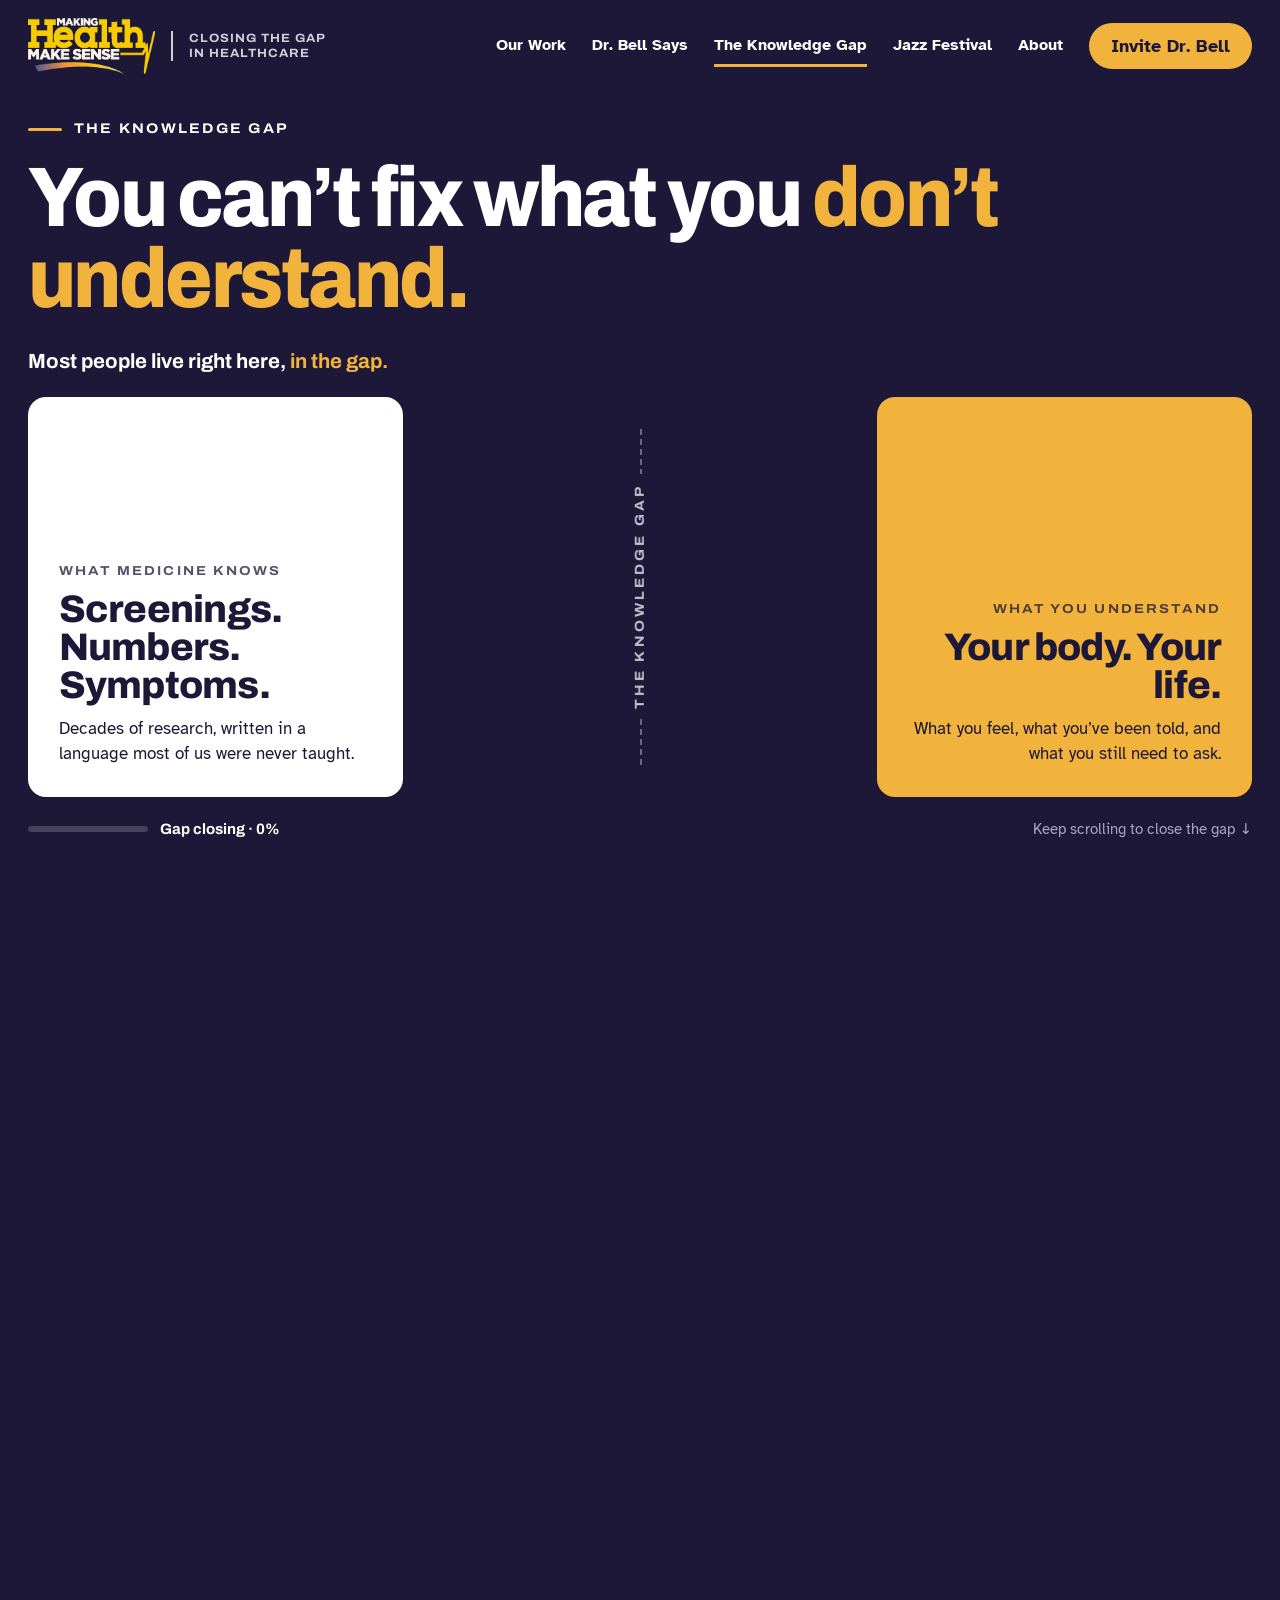
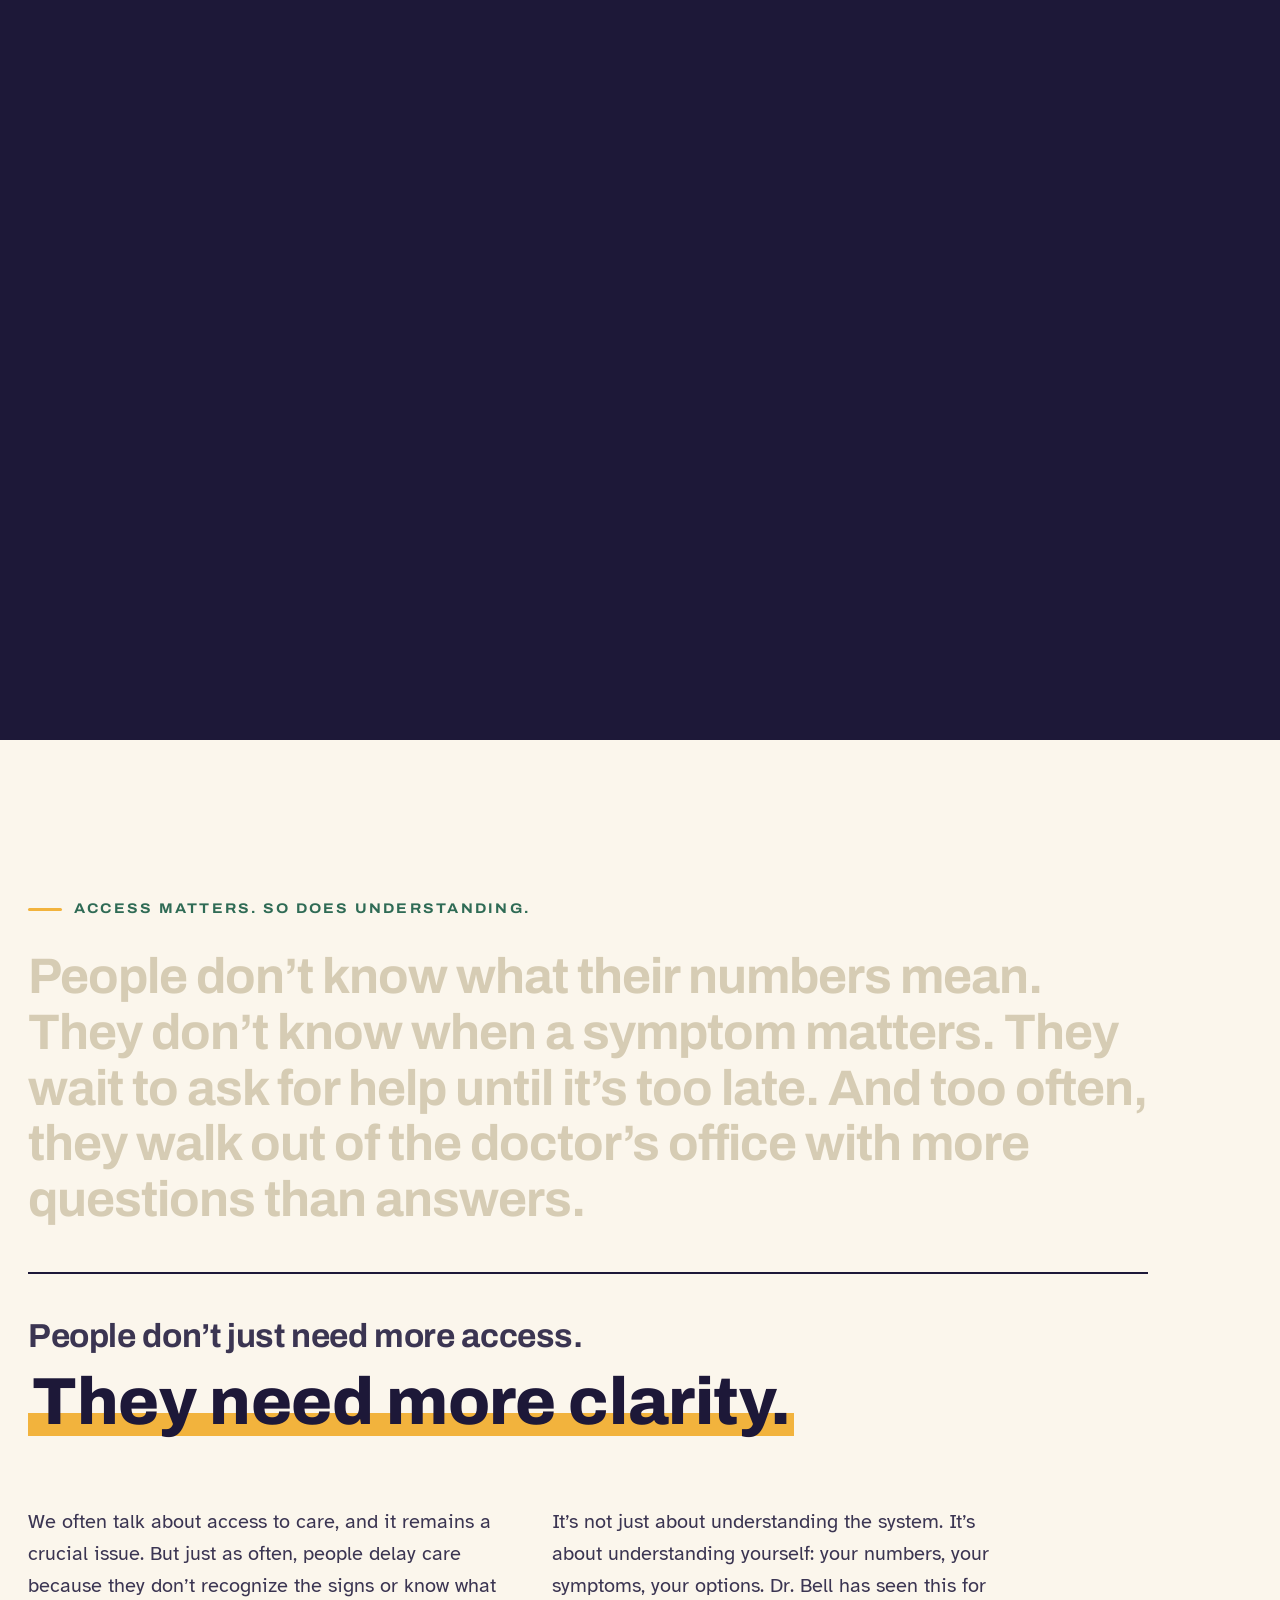
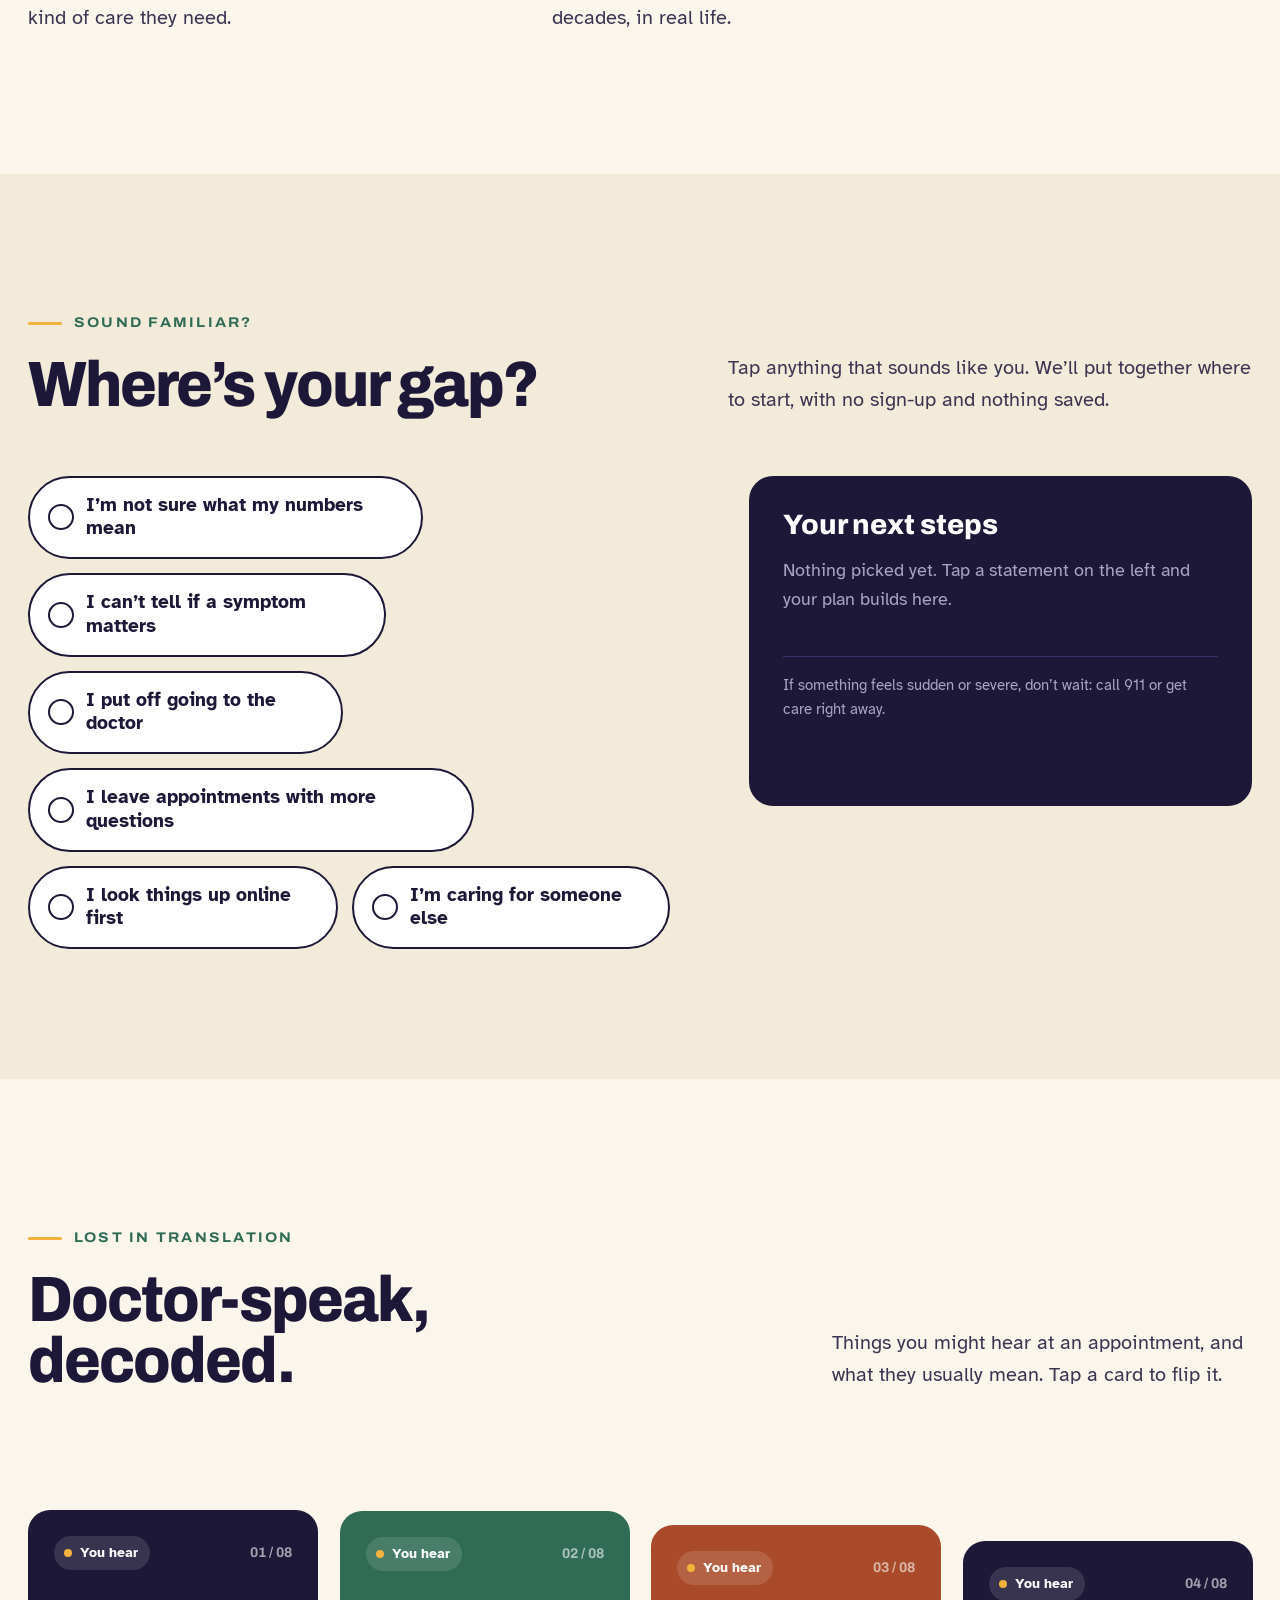
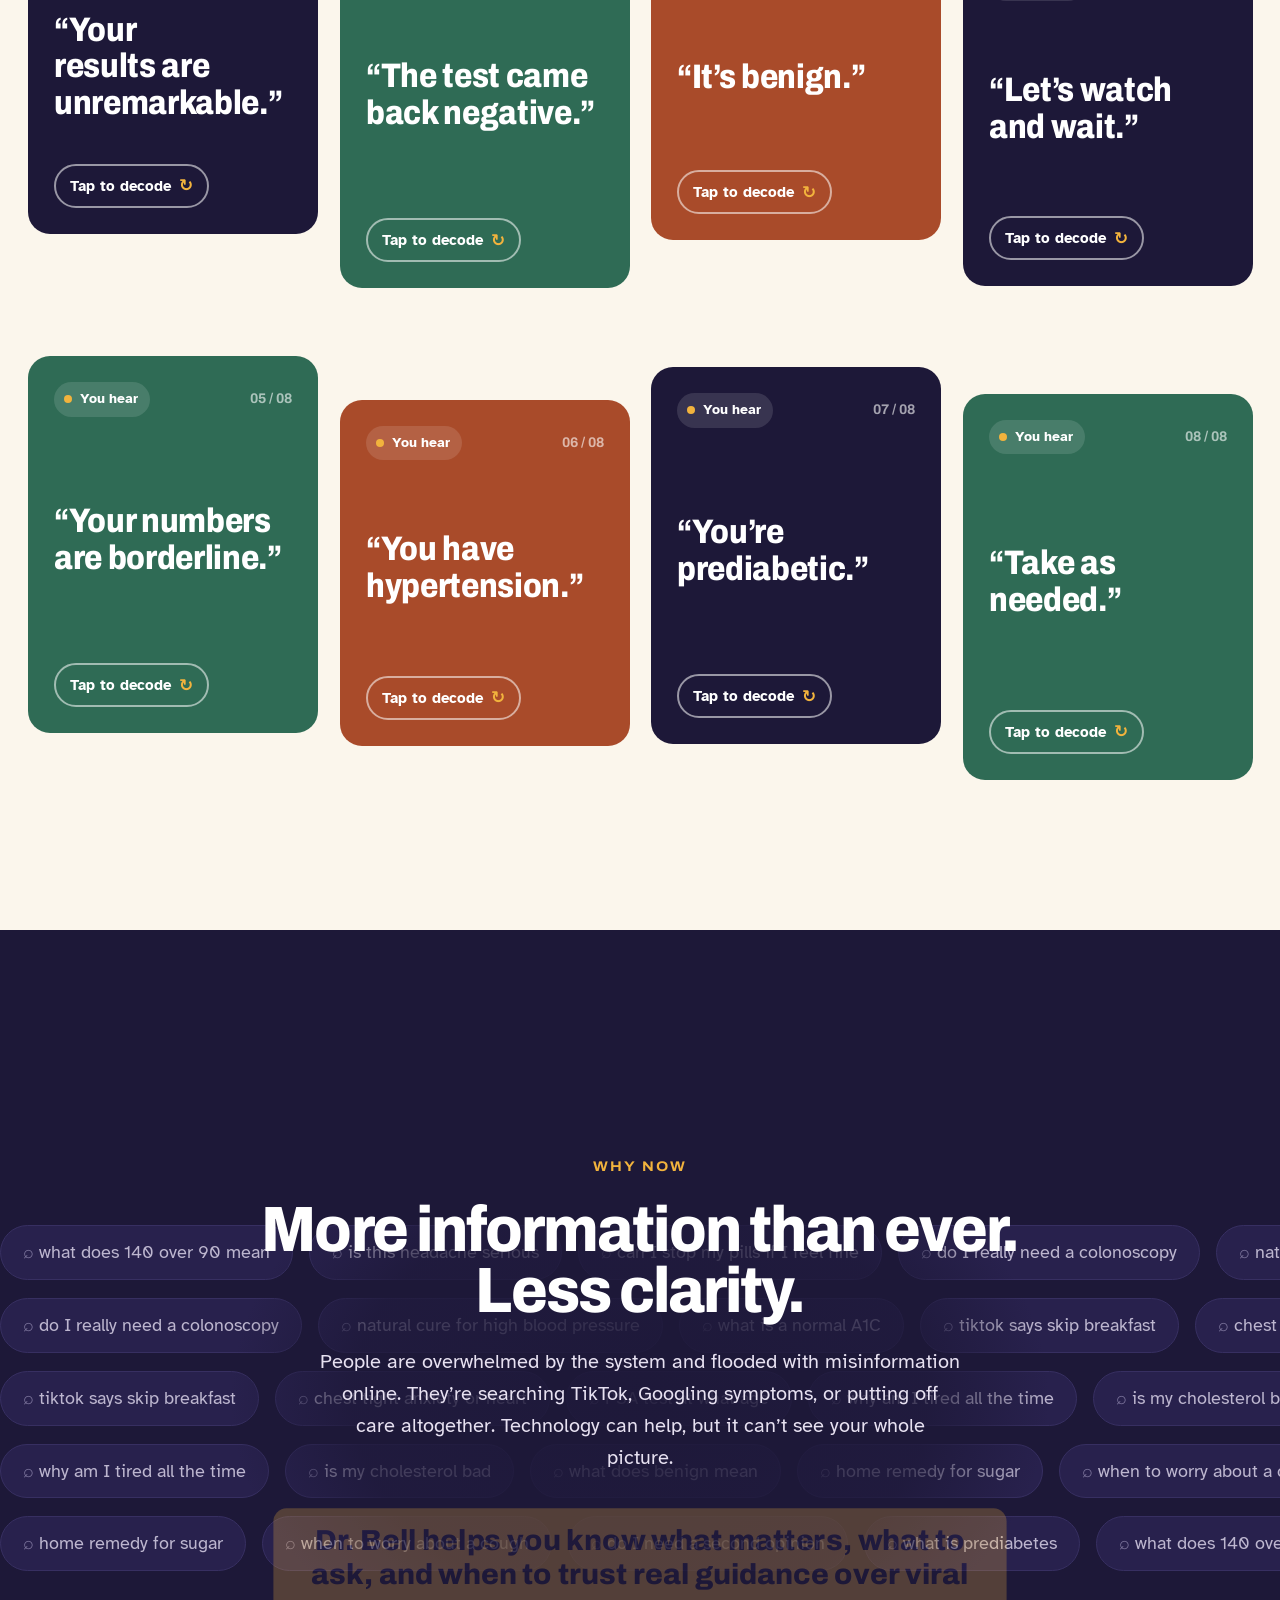
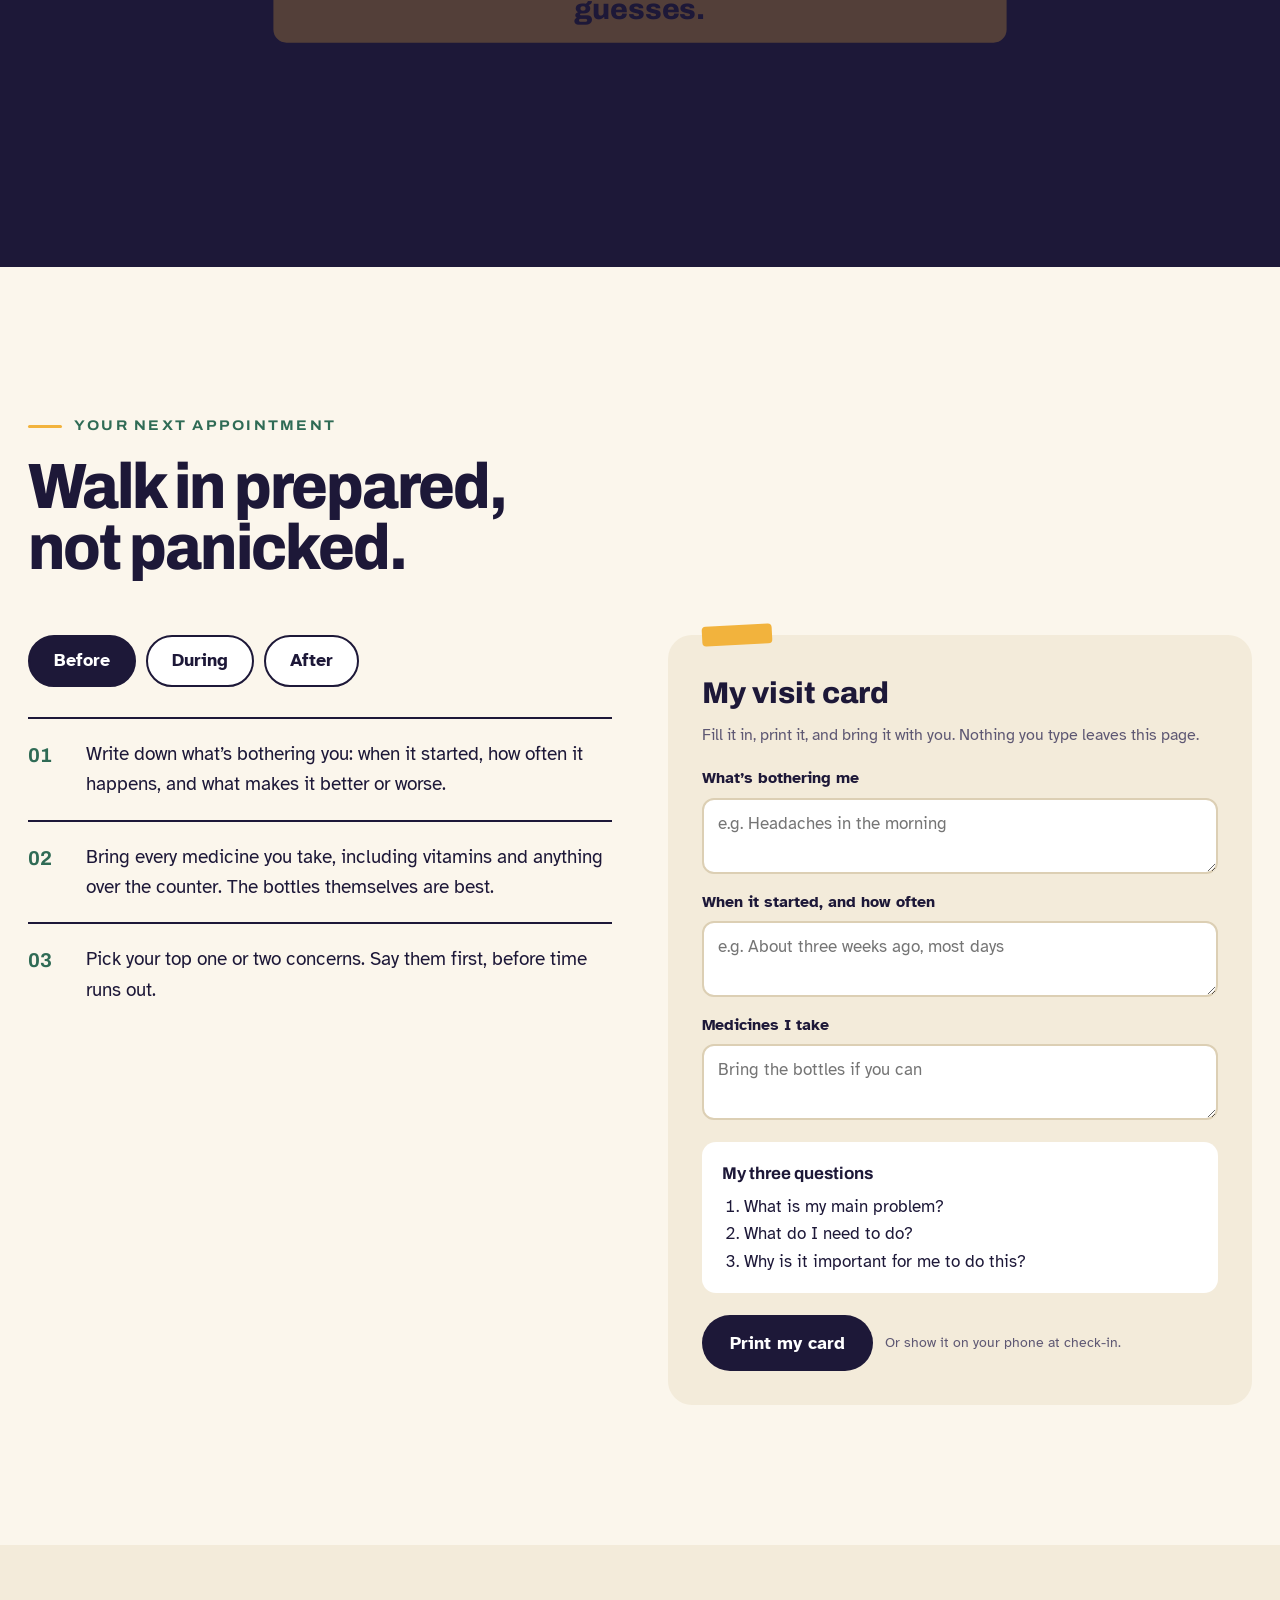
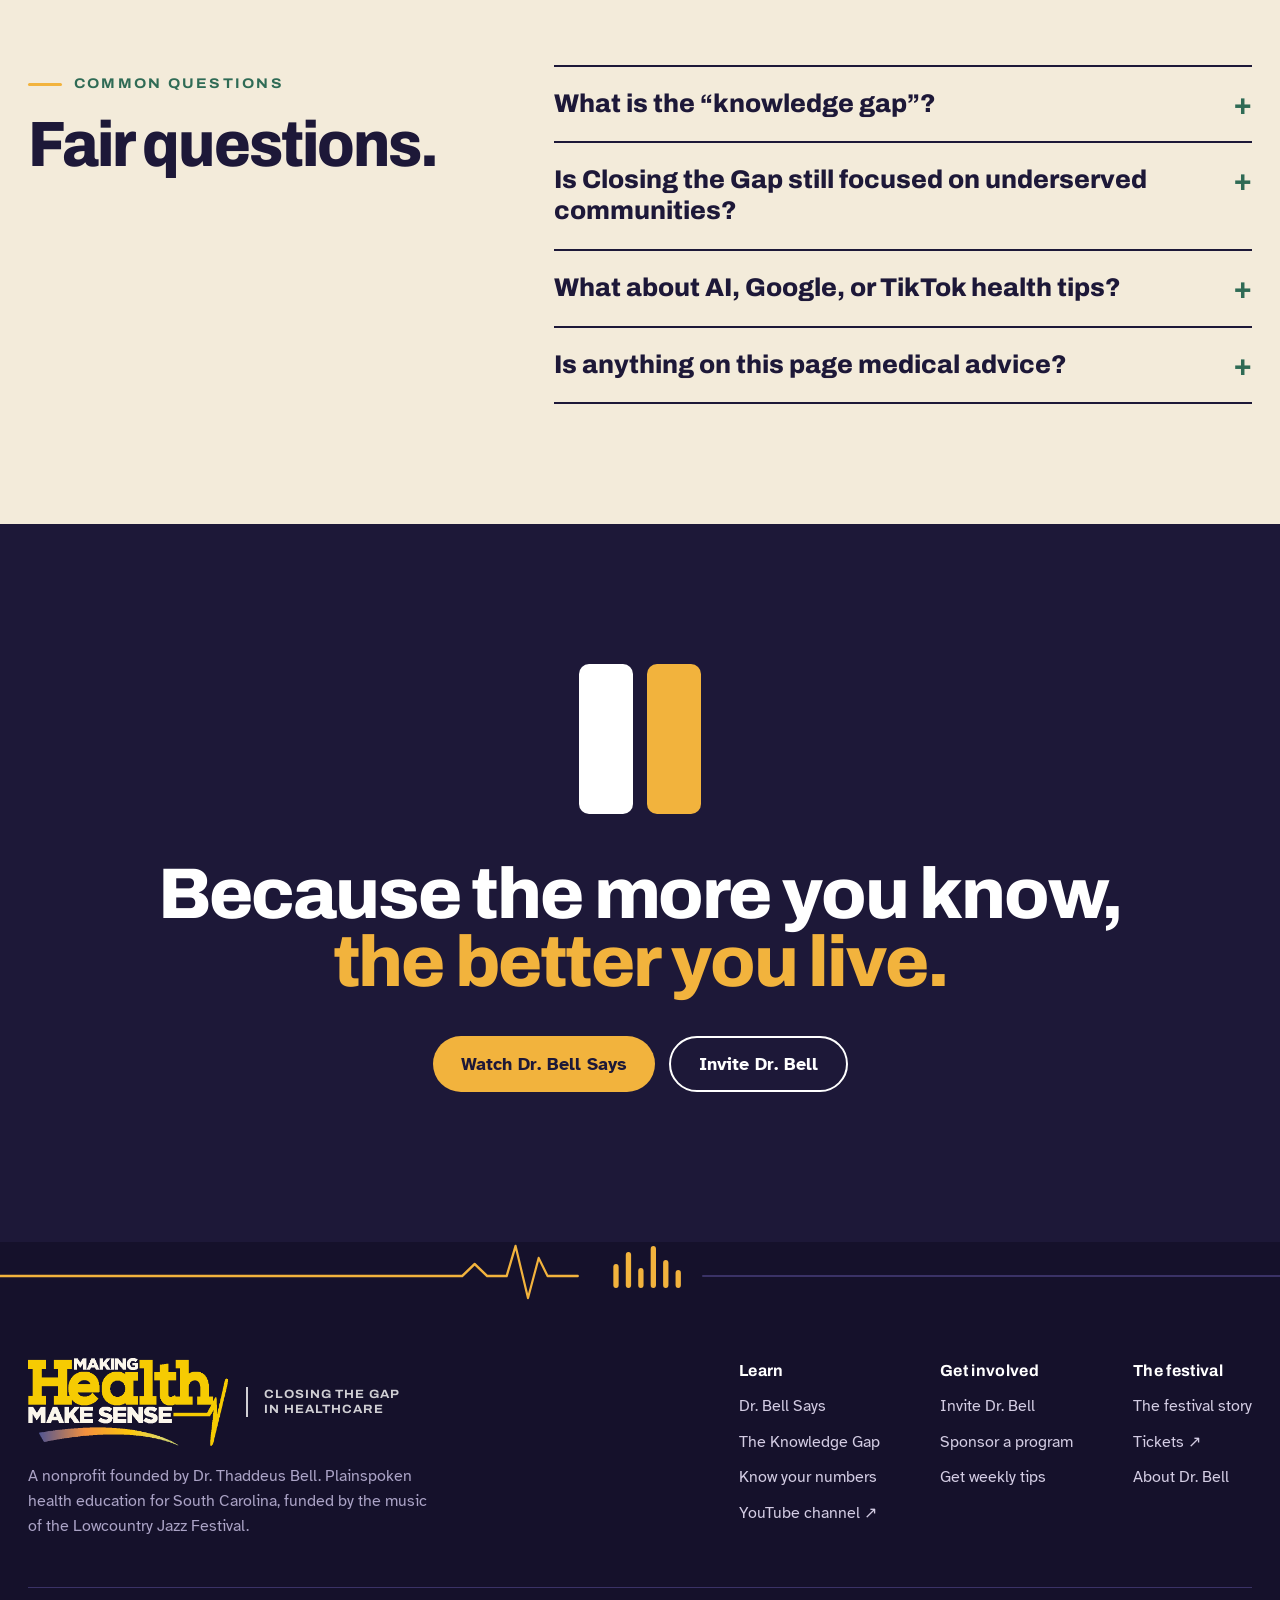
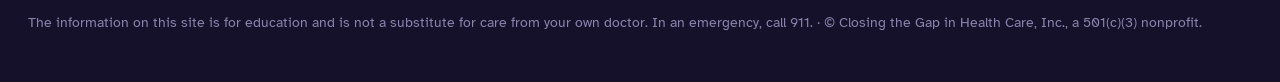
<file: knowledge-gap.html>
<!doctype html>
<html lang="en">
<head>
<meta charset="utf-8">
<meta name="viewport" content="width=device-width, initial-scale=1">
<title>The Knowledge Gap · Making Health Make Sense</title>
<meta name="description" content="The knowledge gap is what happens when people don’t know what their symptoms mean, what their numbers say, or what to ask. See where yours is, decode doctor-speak, and walk into your next visit prepared.">
<meta property="og:title" content="The Knowledge Gap — You can’t fix what you don’t understand.">
<meta property="og:description" content="Find your gap, decode doctor-speak, and print a visit card for your next appointment.">
<meta property="og:image" content="/img/bell-reading.jpg">
<link rel="icon" href="data:image/svg+xml,%3Csvg xmlns='http://www.w3.org/2000/svg' viewBox='0 0 32 32'%3E%3Crect x='6' y='4' width='8' height='24' rx='2' fill='%231D1838'/%3E%3Crect x='18' y='4' width='8' height='24' rx='2' fill='%23F2B33D'/%3E%3C/svg%3E">
<script>document.documentElement.classList.add('js');setTimeout(function(){document.documentElement.classList.add('reveal-fallback')},3500);</script>
<link rel="preconnect" href="https://fonts.googleapis.com">
<link rel="stylesheet" href="https://fonts.googleapis.com/css2?family=Archivo:wdth,wght@62..125,500..900&family=Atkinson+Hyperlegible:ital,wght@0,400;0,700;1,400&display=swap">
<link rel="stylesheet" href="/assets/site.css">
<style>
/* ===== 1. Opening scene: the gap closes as you scroll ===== */
.scene{--p:0;position:relative;height:260vh;background:var(--ink);color:#fff}
.scene-sticky{position:sticky;top:0;height:100vh;min-height:620px;display:flex;flex-direction:column;padding:118px 0 40px;overflow:hidden}
.scene .wrap{width:100%}
.scene h1{margin:18px 0 0;font-size:clamp(46px,6.6vw,108px);max-width:1100px;font-stretch:90%}
.scene h1 em{font-style:normal;color:var(--gold)}
.status{position:relative;height:34px;margin:26px 0 18px;font-family:'Archivo',sans-serif;font-weight:700;font-size:clamp(17px,1.6vw,22px)}
.status span{position:absolute;left:0;top:0;opacity:0;transform:translateY(-10px);transition:opacity .25s,transform .25s}
.status span.on{transition:opacity .45s var(--ease) .15s,transform .45s var(--ease) .15s}
.status span.on{opacity:1;transform:none}
.status span i{font-style:normal;color:var(--gold)}
.band{flex:1;min-height:200px;max-height:400px;display:flex;align-items:stretch;position:relative}
.bar{flex:1;min-width:0;border-radius:18px;padding:clamp(18px,2.4vw,34px);display:flex;flex-direction:column;justify-content:flex-end;position:relative;overflow:hidden}
.bar small{font-family:'Archivo',sans-serif;font-weight:700;font-stretch:112%;font-size:13px;letter-spacing:.16em;text-transform:uppercase;opacity:.75}
.bar b{display:block;margin-top:8px;font-family:'Archivo',sans-serif;font-weight:800;font-size:clamp(24px,3vw,46px);line-height:1;letter-spacing:-.02em}
.bar p{margin:12px 0 0;font-size:17px;line-height:1.45;max-width:340px}
.bar-l{background:#fff;color:var(--ink)}
.bar-r{background:var(--gold);color:var(--ink);text-align:right;align-items:flex-end}
.gapzone{flex:0 0 auto;width:calc((1 - var(--p)) * 38% + 8px);position:relative;display:flex;align-items:center;justify-content:center}
.gapzone::before{content:"";position:absolute;top:8%;bottom:8%;left:50%;border-left:2px dashed rgba(255,255,255,.35);opacity:calc(1 - var(--p) * 1.4)}
.gapzone .dot{position:absolute;left:50%;top:50%;width:min(200px,calc(100% - 28px));height:auto;aspect-ratio:1;border-radius:50%;object-fit:cover;object-position:50% 22%;border:4px solid var(--gold);transform:translate(-50%,-50%) scale(calc(.7 + var(--p) * .5));opacity:clamp(0,min((var(--p) - .2) * 6,(.8 - var(--p)) * 7),1);z-index:1}
.gapzone span{position:relative;background:var(--ink);padding:10px 4px;font-family:'Archivo',sans-serif;font-weight:700;font-stretch:115%;font-size:13px;letter-spacing:.24em;text-transform:uppercase;writing-mode:vertical-rl;transform:rotate(180deg);color:rgba(255,255,255,.75);opacity:calc(1 - var(--p) * 4);white-space:nowrap}
.seam{position:absolute;left:50%;top:50%;width:min(320px,70vw);transform:translate(-50%,-50%) scale(calc(.85 + var(--p) * .15));background:var(--ink);color:#fff;border:2px solid var(--gold);border-radius:999px;padding:12px 22px;text-align:center;font-family:'Archivo',sans-serif;font-weight:800;font-size:18px;opacity:calc((var(--p) - .82) * 6);pointer-events:none;z-index:2}
.scene-foot{display:flex;justify-content:space-between;align-items:center;gap:20px;margin-top:20px;font-size:15px;color:#ABA3C6}
.scene-foot .meter{display:flex;align-items:center;gap:12px;font-family:'Archivo',sans-serif;font-weight:700;color:#fff}
.scene-foot .meter i{display:block;width:120px;height:6px;border-radius:3px;background:rgba(255,255,255,.18);overflow:hidden;position:relative}
.scene-foot .meter i::after{content:"";position:absolute;inset:0;background:var(--gold);transform-origin:left;transform:scaleX(var(--p))}
@media (max-width:760px){
  .scene{height:230vh}
  .scene-sticky{padding:96px 0 26px;min-height:560px}
  .band{flex-direction:column;max-height:none}
  .bar{border-radius:14px;justify-content:center}
  .bar p{display:none}
  .bar-r{text-align:left;align-items:flex-start}
  .gapzone{width:auto;height:calc((1 - var(--p)) * 22vh + 6px)}
  .gapzone::before{top:0;bottom:0}
  .gapzone span{writing-mode:horizontal-tb;transform:none;padding:2px 10px;font-size:11px}
  .gapzone .dot{width:auto;height:min(150px,calc(100% - 14px))}
  .status{height:52px;font-size:16px}
  .scene-foot{font-size:13px}.scene-foot .hint{display:none}
}
@media (prefers-reduced-motion: reduce){
  .scene{height:auto;--p:.62}
  .scene-sticky{position:relative;height:auto;min-height:0}
  .band{height:300px;flex:none}
  .status span{transition:none}
}

/* ===== 2. Scroll-lit statement ===== */
.statement{padding:150px 0 140px;background:var(--cream)}
.statement .eyebrow{color:var(--teal)}
.lit{margin:28px 0 0;font-family:'Archivo',sans-serif;font-weight:700;font-size:clamp(30px,3.9vw,60px);line-height:1.12;letter-spacing:-.02em;max-width:1120px}
.lit .w{color:#D6CCB4;transition:color .3s}
.lit .w.on{color:var(--ink)}
.lit .w.key.on{color:var(--teal)}
.lit .w.gold.on{background:linear-gradient(transparent 64%,var(--gold) 64%)}
.payoff{margin-top:44px;padding-top:36px;border-top:2px solid var(--ink);max-width:1120px;display:flex;flex-wrap:wrap;align-items:baseline;gap:6px 22px;font-family:'Archivo',sans-serif;letter-spacing:-.02em}
.payoff span{font-weight:700;font-size:clamp(24px,2.6vw,38px);color:#3B3552}
.payoff strong{font-weight:800;font-size:clamp(40px,5.2vw,82px);line-height:1;color:var(--ink);background:linear-gradient(transparent 66%,var(--gold) 66%);padding:0 4px}
.statement-note{display:grid;grid-template-columns:repeat(2,minmax(0,1fr));gap:48px;margin-top:70px;max-width:1000px}
.statement-note p{margin:0;font-size:20px;color:#3B3552}
@media (max-width:760px){.statement{padding:90px 0}.statement-note{grid-template-columns:1fr;gap:20px;margin-top:40px}}
@media (prefers-reduced-motion: reduce){.lit .w{color:var(--ink)}}

/* ===== 3. Where's your gap? ===== */
.check{background:var(--sage);padding:130px 0}
.check-head{display:grid;grid-template-columns:minmax(0,1.1fr) minmax(0,.9fr);gap:60px;align-items:end}
.check h2,.decoder h2,.noise h2,.prep h2,.faq h2{margin:20px 0 0;font-size:clamp(40px,5vw,78px);font-stretch:92%}
.check-head p{margin:0;font-size:20px;color:#3B3552}
.check-grid{display:grid;grid-template-columns:minmax(0,1.15fr) minmax(0,.85fr);gap:40px;margin-top:60px;align-items:start}
.chips{display:flex;flex-wrap:wrap;gap:14px}
.chip{appearance:none;border:2px solid var(--ink);background:#fff;color:var(--ink);border-radius:999px;padding:16px 24px 16px 18px;font:inherit;font-weight:700;font-size:19px;line-height:1.25;cursor:pointer;display:inline-flex;align-items:center;gap:12px;text-align:left;transition:background .25s,color .25s,transform .25s var(--ease)}
.chip::before{content:"";flex:0 0 22px;height:22px;border-radius:50%;border:2px solid currentColor;transition:background .25s,box-shadow .25s}
.chip:hover{transform:translateY(-2px)}
.chip[aria-pressed="true"]{background:var(--ink);color:#fff}
.chip[aria-pressed="true"]::before{background:var(--gold);border-color:var(--gold);box-shadow:inset 0 0 0 4px var(--ink)}
.plan{position:sticky;top:110px;background:var(--ink);color:#fff;border-radius:24px;padding:34px;min-height:330px}
.plan h3{margin:0;font-family:'Archivo',sans-serif;font-weight:800;font-size:28px;line-height:1.1}
.plan .empty{margin:16px 0 0;color:#ABA3C6;font-size:18px}
.plan ol{list-style:none;margin:22px 0 0;padding:0;display:flex;flex-direction:column;gap:14px}
.plan li{background:#2A2350;border-radius:16px;padding:18px 20px;animation:pop .45s var(--ease)}
.plan li b{display:block;font-family:'Archivo',sans-serif;font-size:19px;color:var(--gold)}
.plan li p{margin:6px 0 10px;font-size:17px;line-height:1.45;color:#E7E1F1}
.plan li a{color:#fff;font-weight:700;font-size:16px}
.plan .note{margin:20px 0 0;font-size:15px;color:#ABA3C6;border-top:1px solid #3A3266;padding-top:16px}
@keyframes pop{from{opacity:0;transform:translateY(10px)}to{opacity:1;transform:none}}
@media (max-width:900px){.check{padding:90px 0}.check-head,.check-grid{grid-template-columns:1fr;gap:24px}.check-grid{margin-top:36px}.plan{position:static}.chip{font-size:17px;padding:14px 20px 14px 16px}}

/* ===== 4. Doctor-speak decoder ===== */
.decoder{padding:140px 0 150px;background:var(--cream)}
.decoder-head{display:flex;flex-wrap:wrap;justify-content:space-between;align-items:end;gap:30px}
.decoder-head p{margin:0;max-width:420px;font-size:20px;color:#3B3552}
.cards{display:grid;grid-template-columns:repeat(4,minmax(0,1fr));gap:22px;margin-top:64px}
.cards .dc:nth-child(4n+2){margin-top:56px}
.cards .dc:nth-child(4n+3){margin-top:22px}
.cards .dc:nth-child(4n+4){margin-top:84px}
.dc{appearance:none;font:inherit;text-align:left;cursor:pointer;position:relative;border:0;padding:0;background:none;color:inherit;perspective:1400px;container-type:inline-size;border-radius:22px}
.dc-in{display:grid;width:100%;min-height:300px;transition:transform .7s var(--ease);transform-style:preserve-3d}
.dc[aria-expanded="true"] .dc-in{transform:rotateY(180deg)}
.face{grid-area:1/1;border-radius:22px;padding:clamp(18px,9cqi,26px);display:flex;flex-direction:column;gap:14px;backface-visibility:hidden;-webkit-backface-visibility:hidden}
/* front */
.front{background:var(--ink);color:#fff}
.dc:nth-child(3n+2) .front{background:var(--teal)}
.dc:nth-child(3n) .front{background:var(--purple)}
.f-top{display:flex;justify-content:space-between;align-items:center;gap:10px}
.f-tag{display:inline-flex;align-items:center;gap:8px;background:rgba(255,255,255,.12);border-radius:999px;padding:6px 12px 6px 10px;font-size:14px;font-weight:700;color:#fff}
.f-tag::before{content:"";width:8px;height:8px;border-radius:50%;background:var(--gold)}
.f-num{font-family:'Archivo',sans-serif;font-weight:700;font-size:14px;color:rgba(255,255,255,.6)}
.front q{display:block;margin:auto 0;padding:10px 0;font-family:'Archivo',sans-serif;font-weight:800;font-stretch:86%;font-size:clamp(23px,12cqi,34px);line-height:1.08;letter-spacing:-.01em;quotes:"“" "”";hyphens:manual;overflow-wrap:break-word;text-wrap:balance}
.f-tap{align-self:flex-start;display:inline-flex;align-items:center;gap:8px;border:2px solid rgba(255,255,255,.55);border-radius:999px;padding:8px 14px;font-size:15px;font-weight:700;color:#fff;transition:background .25s,color .25s,border-color .25s}
.f-tap::after{content:"↻";color:var(--gold);font-size:17px;line-height:1}
.dc:hover .f-tap,.dc:focus-visible .f-tap{background:var(--gold);border-color:var(--gold);color:var(--ink)}
.dc:hover .f-tap::after,.dc:focus-visible .f-tap::after{color:var(--ink)}
/* back */
.back{background:var(--gold);color:var(--ink);transform:rotateY(180deg)}
.b-tag{font-family:'Archivo',sans-serif;font-weight:700;font-stretch:110%;font-size:12px;letter-spacing:.14em;text-transform:uppercase;color:rgba(29,24,56,.7)}
.back strong{display:block;font-family:'Archivo',sans-serif;font-weight:800;font-stretch:90%;font-size:clamp(21px,10.5cqi,28px);line-height:1.1;letter-spacing:-.01em;text-wrap:balance}
.back p{margin:0;font-size:16px;line-height:1.4}
.b-ask{margin-top:auto;background:var(--ink);color:#fff;border-radius:14px;padding:12px 14px}
.b-ask small{display:block;font-size:12px;font-weight:700;letter-spacing:.12em;text-transform:uppercase;color:var(--gold)}
.b-ask span{display:block;margin-top:4px;font-size:16px;line-height:1.35;font-weight:700}
.b-back{align-self:flex-start;font-size:14px;font-weight:700;color:rgba(29,24,56,.7)}
@media (max-width:1020px){.cards{grid-template-columns:repeat(2,minmax(0,1fr))}.cards .dc:nth-child(n){margin-top:0}.cards .dc:nth-child(2n){margin-top:40px}}
@media (max-width:560px){.decoder{padding:90px 0}.cards{grid-template-columns:1fr;gap:16px;margin-top:36px}.cards .dc:nth-child(n){margin-top:0}.dc-in{min-height:240px}}
@media (prefers-reduced-motion: reduce){.dc-in{transition:none}}

/* ===== 5. Noise → clarity ===== */
.noise{--c:0;position:relative;background:var(--ink);color:#fff;padding:170px 0;overflow:hidden}
.feed{position:absolute;inset:0;display:flex;flex-direction:column;justify-content:center;gap:18px;filter:blur(calc(var(--c) * 7px));opacity:calc(.9 - var(--c) * .65);pointer-events:none}
.row{display:flex;gap:16px;width:max-content;animation:drift 60s linear infinite}
.row:nth-child(2n){animation-direction:reverse;animation-duration:72s}
.row span{flex:0 0 auto;background:#2A2350;border:1px solid #3A3266;color:#CFC8E0;border-radius:999px;padding:12px 22px;font-size:18px;white-space:nowrap}
.row span::before{content:"⌕ ";color:#8B83AB}
@keyframes drift{to{transform:translateX(-50%)}}
.noise-copy{position:relative;z-index:1;max-width:820px;margin:0 auto;text-align:center;background:radial-gradient(closest-side,rgba(29,24,56,.92),rgba(29,24,56,.75) 70%,transparent);padding:50px 20px}
.noise .eyebrow{color:var(--gold)}
.noise .eyebrow::before{display:none}
.noise h2{margin-left:auto;margin-right:auto}
.noise p{font-size:20px;color:#E7E1F1;margin:24px auto 0;max-width:640px}
.noise .clear{margin-top:30px;display:inline-block;font-family:'Archivo',sans-serif;font-weight:800;font-size:clamp(22px,2.4vw,32px);line-height:1.2;color:var(--ink);background:var(--gold);border-radius:14px;padding:16px 24px;opacity:calc(.25 + var(--c));transform:scale(calc(.94 + var(--c) * .06))}
@media (max-width:760px){.noise{padding:90px 0}.noise-copy{background:rgba(29,24,56,.9);border-radius:22px;padding:34px 18px}.row span{font-size:15px;padding:10px 16px}}
@media (prefers-reduced-motion: reduce){.row{animation:none}.noise{--c:1}}

/* ===== 6. Walk in prepared ===== */
.prep{padding:140px 0;background:var(--cream)}
.prep-grid{display:grid;grid-template-columns:minmax(0,1fr) minmax(0,1fr);gap:56px;margin-top:56px;align-items:start}
.prep .tabs{display:flex;gap:10px;flex-wrap:wrap}
.prep .tab{appearance:none;border:2px solid var(--ink);background:#fff;color:var(--ink);border-radius:999px;min-height:52px;padding:0 24px;font:inherit;font-weight:700;font-size:18px;cursor:pointer}
.prep .tab[aria-selected="true"]{background:var(--ink);color:#fff}
.prep .panel{margin-top:30px}
.prep .panel[hidden]{display:none}
.prep .panel ul{margin:0;padding:0;list-style:none;display:flex;flex-direction:column;gap:0}
.prep .panel li{display:grid;grid-template-columns:44px minmax(0,1fr);gap:14px;padding:20px 0;border-top:2px solid var(--ink);font-size:19px}
.prep .panel li b{font-family:'Archivo',sans-serif;color:var(--teal);font-size:20px}
.prep .src{font-size:14px;color:var(--muted);margin-top:16px}
.vcard{background:var(--sage);border-radius:24px;padding:34px;position:relative}
.vcard::before{content:"";position:absolute;left:34px;top:-10px;width:70px;height:20px;background:var(--gold);border-radius:4px;transform:rotate(-3deg)}
.vcard h3{margin:0;font-family:'Archivo',sans-serif;font-weight:800;font-size:30px}
.vcard>p{margin:6px 0 18px;font-size:16px;color:var(--muted)}
.vcard label{display:block;font-weight:700;font-size:16px;margin-top:16px}
.vcard textarea{display:block;width:100%;margin-top:6px;border:2px solid #DCCFB4;border-radius:12px;padding:12px 14px;font:inherit;font-size:17px;line-height:1.4;resize:vertical;min-height:64px;background:#fff;color:var(--ink)}
.vcard textarea:focus{outline:3px solid var(--gold);outline-offset:1px;border-color:var(--ink)}
.vcard .three{margin:22px 0 0;padding:18px 20px;background:#fff;border-radius:14px;font-size:17px}
.vcard .three b{display:block;font-family:'Archivo',sans-serif;margin-bottom:6px}
.vcard .three ol{margin:0;padding-left:22px}
.vcard .actions{display:flex;flex-wrap:wrap;gap:12px;margin-top:22px;align-items:center}
.vcard .actions small{font-size:14px;color:var(--muted)}
.vcard button.btn{border:0;cursor:pointer;font-family:inherit}
@media (max-width:900px){.prep{padding:90px 0}.prep-grid{grid-template-columns:1fr;gap:36px;margin-top:36px}.vcard{padding:26px 20px}}

/* ===== 7. FAQ ===== */
.faq{padding:120px 0;background:var(--sage)}
.faq-grid{display:grid;grid-template-columns:minmax(0,.8fr) minmax(0,1.2fr);gap:60px}
.faq details{border-top:2px solid var(--ink);padding:22px 0}
.faq details:last-child{border-bottom:2px solid var(--ink)}
.faq summary{cursor:pointer;list-style:none;display:flex;justify-content:space-between;gap:20px;font-family:'Archivo',sans-serif;font-weight:800;font-size:clamp(21px,2vw,27px);line-height:1.2}
.faq summary::-webkit-details-marker{display:none}
.faq summary::after{content:"+";font-size:30px;line-height:1;transition:transform .3s var(--ease);color:var(--teal)}
.faq details[open] summary::after{transform:rotate(45deg)}
.faq details p{margin:14px 0 0;font-size:19px;color:#3B3552;max-width:680px}
@media (max-width:900px){.faq{padding:90px 0}.faq-grid{grid-template-columns:1fr;gap:20px}}

/* ===== 8. Finale: the bars meet ===== */
.finale{background:var(--ink);color:#fff;padding:140px 0 150px;text-align:center;overflow:hidden}
.meet-bars{display:flex;justify-content:center;gap:14px;height:150px;margin-bottom:46px}
.meet-bars i{display:block;width:54px;border-radius:10px;background:#fff;transition:transform 1.2s cubic-bezier(.76,0,.24,1)}
.meet-bars i+i{background:var(--gold)}
.js .meet-bars i:first-child{transform:translateX(-34vw)}
.js .meet-bars i+i{transform:translateX(34vw)}
.js .meet-bars.in i{transform:none}
.reveal-fallback .meet-bars i{transform:none}
.finale h2{margin:0 auto;font-size:clamp(42px,5.6vw,90px);max-width:1000px}
.finale h2 em{font-style:normal;color:var(--gold)}
.finale .ctas{display:flex;flex-wrap:wrap;justify-content:center;gap:14px;margin-top:40px}
@media (prefers-reduced-motion: reduce){.js .meet-bars i{transform:none!important;transition:none}}
@media (max-width:760px){.finale{padding:100px 0}.meet-bars{height:100px}.meet-bars i{width:38px}}

/* ===== Print: only the visit card ===== */
@media print{
  body *{visibility:hidden}
  #visit-card,#visit-card *{visibility:visible}
  #visit-card{position:absolute;left:0;top:0;width:100%;background:#fff;border:2px solid #000}
  #visit-card .actions,#visit-card::before{display:none}
  #visit-card textarea{border:1px solid #000;min-height:90px}
}
</style>
</head>
<body data-handbuilt>
<a class="skip" href="#main">Skip to content</a>

<header class="site-header" data-header>
  <div class="nav">
    <a class="brand" href="index.html" aria-label="Making Health Make Sense, Closing the Gap in Healthcare: home">
      <img class="lg lg-dark" src="/img/mhms-logo-reverse.png" alt="" width="731" height="322">
      <img class="lg lg-light" src="/img/mhms-logo.png" alt="" width="731" height="322">
      <span class="brand-sub">Closing the Gap<br>in Healthcare</span>
    </a>
    <button class="menu-btn" type="button" data-menu-toggle aria-expanded="false" aria-controls="site-menu">Menu</button>
    <nav class="links" id="site-menu" aria-label="Main">
      <a href="our-work.html">Our Work</a>
      <a href="dr-bell-says.html">Dr. Bell Says</a>
      <a href="knowledge-gap.html" aria-current="page">The Knowledge Gap</a>
      <a href="jazz-festival.html">Jazz Festival</a>
      <a href="about.html">About</a>
      <a class="btn" href="invite.html">Invite Dr. Bell</a>
    </nav>
  </div>
</header>

<main id="main">

<!-- 1. Opening scene -->
<section class="scene" id="scene" aria-labelledby="kg-title">
  <div class="scene-sticky">
    <div class="wrap" style="display:flex;flex-direction:column;flex:1;min-height:0">
      <span class="eyebrow">The knowledge gap</span>
      <h1 id="kg-title" class="display">You can’t fix what you <em>don’t understand.</em></h1>
      <div class="status" aria-live="polite">
        <span data-step="0" class="on">Most people live right here, <i>in the gap.</i></span>
        <span data-step="1">Dr. Bell meets them <i>in the middle</i> with plain language.</span>
        <span data-step="2">Understanding. <i>That’s closing the gap.</i></span>
      </div>
      <div class="band" aria-hidden="true">
        <div class="bar bar-l"><small>What medicine knows</small><b>Screenings. Numbers. Symptoms.</b><p>Decades of research, written in a language most of us were never taught.</p></div>
        <div class="gapzone"><span>The knowledge gap</span><img class="dot" src="/img/bell-portrait.jpg" alt="" width="400" height="400"></div>
        <div class="bar bar-r"><small>What you understand</small><b>Your body. Your life.</b><p>What you feel, what you’ve been told, and what you still need to ask.</p></div>
        <div class="seam">Closing the gap</div>
      </div>
      <div class="scene-foot"><span class="meter"><i></i><span id="meter-label">Gap closing</span></span><span class="hint">Keep scrolling to close the gap ↓</span></div>
    </div>
  </div>
</section>

<!-- 2. Scroll-lit statement -->
<section class="statement" aria-labelledby="st-title">
  <div class="wrap">
    <span class="eyebrow" id="st-title" data-reveal>Access matters. So does understanding.</span>
    <p class="lit" data-lit>People don’t know what their [numbers] mean. They don’t know when a [symptom] matters. They wait to ask for help until it’s [too late]. And too often, they walk out of the doctor’s office with more questions than answers.</p>
    <div class="payoff" data-reveal><span>People don’t just need more access.</span><strong>They need more clarity.</strong></div>
    <div class="statement-note">
      <p data-reveal>We often talk about access to care, and it remains a crucial issue. But just as often, people delay care because they don’t recognize the signs or know what kind of care they need.</p>
      <p data-reveal style="--d:.12s">It’s not just about understanding the system. It’s about understanding yourself: your numbers, your symptoms, your options. Dr. Bell has seen this for decades, in real life.</p>
    </div>
  </div>
</section>

<!-- 3. Where's your gap? -->
<section class="check" id="check" aria-labelledby="check-title">
  <div class="wrap">
    <div class="check-head">
      <div>
        <span class="eyebrow" style="color:var(--teal)" data-reveal>Sound familiar?</span>
        <h2 id="check-title" class="display" data-reveal>Where’s your gap?</h2>
      </div>
      <p data-reveal>Tap anything that sounds like you. We’ll put together where to start, with no sign-up and nothing saved.</p>
    </div>
    <div class="check-grid">
      <div class="chips" role="group" aria-label="Statements that sound like you" data-reveal>
        <button class="chip" type="button" aria-pressed="false" data-k="numbers">I’m not sure what my numbers mean</button>
        <button class="chip" type="button" aria-pressed="false" data-k="symptom">I can’t tell if a symptom matters</button>
        <button class="chip" type="button" aria-pressed="false" data-k="wait">I put off going to the doctor</button>
        <button class="chip" type="button" aria-pressed="false" data-k="questions">I leave appointments with more questions</button>
        <button class="chip" type="button" aria-pressed="false" data-k="online">I look things up online first</button>
        <button class="chip" type="button" aria-pressed="false" data-k="caring">I’m caring for someone else</button>
      </div>
      <aside class="plan" aria-live="polite" aria-labelledby="plan-title" data-reveal="right">
        <h3 id="plan-title">Your next steps</h3>
        <p class="empty" id="plan-empty">Nothing picked yet. Tap a statement on the left and your plan builds here.</p>
        <ol id="plan-list"></ol>
        <p class="note">If something feels sudden or severe, don’t wait: call 911 or get care right away.</p>
      </aside>
    </div>
  </div>
</section>

<!-- 4. Doctor-speak decoder -->
<section class="decoder" id="decoder" aria-labelledby="dec-title">
  <div class="wrap">
    <div class="decoder-head">
      <div>
        <span class="eyebrow" style="color:var(--teal)" data-reveal>Lost in translation</span>
        <h2 id="dec-title" class="display" data-reveal>Doctor-speak,<br>decoded.</h2>
      </div>
      <p data-reveal>Things you might hear at an appointment, and what they usually mean. Tap a card to flip it.</p>
    </div>
    <div class="cards" id="cards"></div>
  </div>
</section>

<!-- 5. Noise → clarity -->
<section class="noise" id="noise" aria-labelledby="noise-title">
  <div class="feed" aria-hidden="true" id="feed"></div>
  <div class="wrap">
    <div class="noise-copy">
      <span class="eyebrow" data-reveal>Why now</span>
      <h2 id="noise-title" class="display" data-reveal>More information than ever. Less clarity.</h2>
      <p data-reveal>People are overwhelmed by the system and flooded with misinformation online. They’re searching TikTok, Googling symptoms, or putting off care altogether. Technology can help, but it can’t see your whole picture.</p>
      <span class="clear">Dr. Bell helps you know what matters, what to ask, and when to trust real guidance over viral guesses.</span>
    </div>
  </div>
</section>

<!-- 6. Walk in prepared -->
<section class="prep" id="prepare" aria-labelledby="prep-title">
  <div class="wrap">
    <span class="eyebrow" style="color:var(--teal)" data-reveal>Your next appointment</span>
    <h2 id="prep-title" class="display" data-reveal>Walk in prepared,<br>not panicked.</h2>
    <div class="prep-grid">
      <div data-reveal>
        <div class="tabs" role="tablist" aria-label="Before, during and after your visit">
          <button class="tab" role="tab" id="t-before" aria-selected="true" aria-controls="p-before" tabindex="0">Before</button>
          <button class="tab" role="tab" id="t-during" aria-selected="false" aria-controls="p-during" tabindex="-1">During</button>
          <button class="tab" role="tab" id="t-after" aria-selected="false" aria-controls="p-after" tabindex="-1">After</button>
        </div>
        <div class="panel" role="tabpanel" id="p-before" aria-labelledby="t-before">
          <ul>
            <li><b>01</b><span>Write down what’s bothering you: when it started, how often it happens, and what makes it better or worse.</span></li>
            <li><b>02</b><span>Bring every medicine you take, including vitamins and anything over the counter. The bottles themselves are best.</span></li>
            <li><b>03</b><span>Pick your top one or two concerns. Say them first, before time runs out.</span></li>
          </ul>
        </div>
        <div class="panel" role="tabpanel" id="p-during" aria-labelledby="t-during" hidden>
          <ul>
            <li><b>01</b><span>Ask: “What is my main problem?”</span></li>
            <li><b>02</b><span>Ask: “What do I need to do?”</span></li>
            <li><b>03</b><span>Ask: “Why is it important for me to do this?”</span></li>
            <li><b>04</b><span>If a word doesn’t make sense, say so. “Can you say that a different way?” is always fair.</span></li>
          </ul>
          <p class="src">The three questions are adapted from Ask Me 3®, a patient-education program of the Institute for Healthcare Improvement.</p>
        </div>
        <div class="panel" role="tabpanel" id="p-after" aria-labelledby="t-after" hidden>
          <ul>
            <li><b>01</b><span>Say back what you heard in your own words, so you know you got it right.</span></li>
            <li><b>02</b><span>Know when your results come back, and who to call if you don’t hear anything.</span></li>
            <li><b>03</b><span>Ask which signs mean you shouldn’t wait for the next appointment.</span></li>
          </ul>
        </div>
      </div>
      <div class="vcard" id="visit-card" data-reveal="right">
        <h3>My visit card</h3>
        <p>Fill it in, print it, and bring it with you. Nothing you type leaves this page.</p>
        <label for="vc-what">What’s bothering me</label>
        <textarea id="vc-what" rows="2" placeholder="e.g. Headaches in the morning"></textarea>
        <label for="vc-when">When it started, and how often</label>
        <textarea id="vc-when" rows="2" placeholder="e.g. About three weeks ago, most days"></textarea>
        <label for="vc-meds">Medicines I take</label>
        <textarea id="vc-meds" rows="2" placeholder="Bring the bottles if you can"></textarea>
        <div class="three"><b>My three questions</b><ol><li>What is my main problem?</li><li>What do I need to do?</li><li>Why is it important for me to do this?</li></ol></div>
        <div class="actions"><button class="btn btn-ink" type="button" id="print-card">Print my card</button><small>Or show it on your phone at check-in.</small></div>
      </div>
    </div>
  </div>
</section>

<!-- 7. FAQ -->
<section class="faq" aria-labelledby="faq-title">
  <div class="wrap faq-grid">
    <div><span class="eyebrow" style="color:var(--teal)" data-reveal>Common questions</span><h2 id="faq-title" class="display" data-reveal>Fair questions.</h2></div>
    <div data-reveal>
      <details><summary>What is the “knowledge gap”?</summary><p>It’s what happens when people don’t know what their symptoms mean, what their numbers tell them, or what questions to ask. That confusion can be dangerous, and it’s exactly what Dr. Bell helps people overcome.</p></details>
      <details><summary>Is Closing the Gap still focused on underserved communities?</summary><p>Absolutely, but the message is broader. Everyone can benefit from a better understanding of health. Dr. Bell is making sure more people get that clarity.</p></details>
      <details><summary>What about AI, Google, or TikTok health tips?</summary><p>Technology can be helpful, but it can’t replace your doctor. It can’t see your whole picture. Dr. Bell helps people understand what matters, what to ask, and when to trust real guidance over viral guesses.</p></details>
      <details><summary>Is anything on this page medical advice?</summary><p>No. Everything here is general education to help you have a better conversation with your own doctor, who knows your history.</p></details>
    </div>
  </div>
</section>

<!-- 8. Finale -->
<section class="finale" aria-labelledby="fin-title">
  <div class="wrap">
    <div class="meet-bars" data-reveal aria-hidden="true"><i></i><i></i></div>
    <h2 id="fin-title" class="display" data-reveal>Because the more you know, <em>the better you live.</em></h2>
    <div class="ctas" data-reveal><a class="btn btn-gold" href="dr-bell-says.html">Watch Dr. Bell Says</a><a class="btn btn-ghost" href="invite.html">Invite Dr. Bell</a></div>
  </div>
</section>

</main>

<footer>
  <div class="pulse-line" aria-hidden="true"><svg viewBox="0 0 1440 60" preserveAspectRatio="none"><path d="M0 34H520l14-12 14 12h22l10-30 14 52 12-40 10 18h34" fill="none" stroke="#F2B33D" stroke-width="2.5" stroke-linecap="round" stroke-linejoin="round"/><g fill="#F2B33D"><rect x="690" y="22" width="6" height="24" rx="3"/><rect x="704" y="10" width="6" height="36" rx="3"/><rect x="718" y="26" width="6" height="20" rx="3"/><rect x="732" y="4" width="6" height="42" rx="3"/><rect x="746" y="18" width="6" height="28" rx="3"/><rect x="760" y="28" width="6" height="18" rx="3"/></g><path d="M790 34H1440" fill="none" stroke="#3A3266" stroke-width="2"/></svg></div>
  <div class="wrap">
    <div class="foot">
      <div class="foot-brand">
        <a class="brand foot-logo" href="index.html" aria-label="Making Health Make Sense home"><img src="/img/mhms-logo-reverse.png" alt="" width="731" height="322"><span class="brand-sub">Closing the Gap<br>in Healthcare</span></a>
        <p>A nonprofit founded by Dr. Thaddeus Bell. Plainspoken health education for South Carolina, funded by the music of the Lowcountry Jazz Festival.</p>
      </div>
      <nav aria-label="Footer">
        <div><span>Learn</span><a href="dr-bell-says.html">Dr. Bell Says</a><a href="knowledge-gap.html">The Knowledge Gap</a><a href="index.html#numbers">Know your numbers</a><a href="https://www.youtube.com/@closingthegapinhealthcare1589" target="_blank" rel="noopener">YouTube channel ↗</a></div>
        <div><span>Get involved</span><a href="invite.html">Invite Dr. Bell</a><a href="our-work.html#sponsor">Sponsor a program</a><a href="index.html#newsletter">Get weekly tips</a></div>
        <div><span>The festival</span><a href="jazz-festival.html">The festival story</a><a href="https://www.lowcountryjazzfest.com/" target="_blank" rel="noopener">Tickets ↗</a><a href="about.html">About Dr. Bell</a></div>
      </nav>
    </div>
    <p class="legal">The information on this site is for education and is not a substitute for care from your own doctor. In an emergency, call 911. · © Closing the Gap in Health Care, Inc., a 501(c)(3) nonprofit.</p>
  </div>
</footer>

<script>
(function () {
  var reduce = window.matchMedia && window.matchMedia('(prefers-reduced-motion: reduce)').matches;

  /* ---------- Decoder cards ---------- */
  var DECODE = [
    { say: 'Your results are unremarkable.', mean: 'Nothing unusual showed up.', more: 'It sounds dull, but it’s good news.', ask: 'Is there anything I should keep watching?' },
    { say: 'The test came back negative.', mean: 'They didn’t find what they were looking for.', more: 'For most tests, negative is the result you want.', ask: 'What exactly did this test check for?' },
    { say: 'It’s benign.', mean: 'It’s not cancer.', more: 'Some benign things still need to be watched.', ask: 'Does this need to be watched or removed?' },
    { say: 'Let’s watch and wait.', mean: 'No treatment yet. We’ll check again.', more: 'It’s a plan, not a brush-off.', ask: 'When do I come back, and what means I shouldn’t wait?' },
    { say: 'Your numbers are borderline.', mean: 'You’re close to the line where problems start.', more: 'This is the best time to make changes.', ask: 'What can I do now to stay on the right side?' },
    { say: 'You have hypertension.', mean: 'You have high blood pressure.', more: 'It usually has no symptoms, so checking matters.', ask: 'What should my number be?' },
    { say: 'You’re prediabetic.', mean: 'Your blood sugar is high, but it isn’t diabetes yet.', more: 'For many people, it can be turned around.', ask: 'What would bring it back to normal?' },
    { say: 'Take as needed.', mean: 'Only when you have the symptom, not on a schedule.', more: 'There’s still a daily limit.', ask: 'What’s the most I can take in a day?' }
  ];
  var cards = document.getElementById('cards');
  DECODE.forEach(function (d, i) {
    var b = document.createElement('button');
    b.type = 'button'; b.className = 'dc'; b.setAttribute('aria-expanded', 'false'); b.setAttribute('data-reveal', ''); b.style.setProperty('--d', (i % 4) * 0.08 + 's');
    var num = (i < 9 ? '0' : '') + (i + 1);
    b.setAttribute('aria-label', 'The doctor says: ' + d.say + ' Tap to see what it means.');
    b.innerHTML = '<span class="dc-in"><span class="face front"><span class="f-top"><span class="f-tag">You hear</span><span class="f-num">' + num + ' / 0' + DECODE.length + '</span></span><q>' + d.say + '</q><span class="f-tap">Tap to decode</span></span>' +
      '<span class="face back" aria-hidden="true"><span class="b-tag">In plain English</span><strong>' + d.mean + '</strong><p>' + d.more + '</p><span class="b-ask"><small>Ask your doctor</small><span>“' + d.ask + '”</span></span><span class="b-back">↺ Tap to flip back</span></span></span>';
    b.addEventListener('click', function () {
      var open = b.getAttribute('aria-expanded') === 'true';
      b.setAttribute('aria-expanded', open ? 'false' : 'true');
      b.querySelector('.front').setAttribute('aria-hidden', open ? 'false' : 'true');
      b.querySelector('.back').setAttribute('aria-hidden', open ? 'true' : 'false');
      b.setAttribute('aria-label', open ? 'The doctor says: ' + d.say + ' Tap to see what it means.' : d.mean + ' ' + d.more + ' Ask your doctor: ' + d.ask);
    });
    cards.appendChild(b);
  });

  /* ---------- Search-noise feed ---------- */
  var Q = ['what does 140 over 90 mean', 'is this headache serious', 'can I stop my pills if I feel fine', 'do I really need a colonoscopy', 'natural cure for high blood pressure', 'what is a normal A1C', 'tiktok says skip breakfast', 'chest tight anxiety or heart', 'PSA test at what age', 'why am I tired all the time', 'is my cholesterol bad', 'what does benign mean', 'home remedy for sugar', 'when to worry about a cough', 'do I need a second opinion', 'what is prediabetes'];
  var feed = document.getElementById('feed');
  for (var r = 0; r < 5; r++) {
    var row = document.createElement('div'); row.className = 'row';
    var picks = Q.slice(r * 3).concat(Q.slice(0, r * 3));
    var html = picks.map(function (q) { return '<span>' + q + '</span>'; }).join('');
    row.innerHTML = html + html;
    feed.appendChild(row);
  }

  /* ---------- Where's your gap? ---------- */
  var PLAN = {
    numbers: { t: 'Learn your three numbers', p: 'Blood pressure, A1C and cholesterol: what each one means and the question to ask about it.', a: 'index.html#numbers', l: 'Know your numbers →' },
    symptom: { t: 'Write it down before your visit', p: 'When did it start, how often does it happen, and what makes it better or worse? That’s what your doctor needs.', a: '#prepare', l: 'Fill in your visit card →' },
    wait: { t: 'Book the checkup', p: 'A lot of serious problems are quiet at first. A regular checkup is how you catch them early.', a: 'dr-bell-says.html#checkup', l: 'Dr. Bell on checkups →' },
    questions: { t: 'Bring three questions', p: 'What is my main problem? What do I need to do? Why is it important? Ask all three, every visit.', a: '#prepare', l: 'See the three questions →' },
    online: { t: 'Check it before you trust it', p: 'Searching is fine. Then bring what you found to your doctor instead of acting on it alone.', a: 'dr-bell-says.html#google', l: 'Dr. Bell on Googling symptoms →' },
    caring: { t: 'Get the caregiver tips', p: 'How to go with a parent to appointments, keep track of medicines, and speak up for them.', a: 'dr-bell-says.html#caregiver', l: 'Caring for Mom or Dad →' }
  };
  var list = document.getElementById('plan-list'), empty = document.getElementById('plan-empty');
  function renderPlan() {
    var on = Array.prototype.slice.call(document.querySelectorAll('.chip[aria-pressed="true"]')).map(function (c) { return c.getAttribute('data-k'); });
    empty.hidden = on.length > 0;
    var have = {}; Array.prototype.forEach.call(list.children, function (li) { have[li.getAttribute('data-k')] = li; });
    Object.keys(have).forEach(function (k) { if (on.indexOf(k) < 0) have[k].remove(); });
    on.forEach(function (k) {
      if (have[k]) return; var s = PLAN[k];
      var li = document.createElement('li'); li.setAttribute('data-k', k);
      li.innerHTML = '<b>' + s.t + '</b><p>' + s.p + '</p><a href="' + s.a + '">' + s.l + '</a>';
      list.appendChild(li);
    });
  }
  document.querySelectorAll('.chip').forEach(function (c) {
    c.addEventListener('click', function () { c.setAttribute('aria-pressed', c.getAttribute('aria-pressed') === 'true' ? 'false' : 'true'); renderPlan(); });
  });

  /* ---------- Scroll-lit statement: split words ---------- */
  var lit = document.querySelector('[data-lit]');
  var words = [];
  if (lit) {
    var src = lit.textContent, out = '', cls = '';
    src.split(/(\[|\]|\{|\})/).forEach(function (part) {
      if (part === '[') { cls = ' key'; return; } if (part === '{') { cls = ' gold key'; return; }
      if (part === ']' || part === '}') { cls = ''; return; }
      if (cls === ' gold key') { out += '<span class="w' + cls + '">' + part + '</span>'; return; }
      part.split(/(\s+)/).forEach(function (w) { out += /^\s+$/.test(w) || !w ? w : '<span class="w' + cls + '">' + w + '</span>'; });
    });
    lit.innerHTML = out; words = lit.querySelectorAll('.w');
    if (reduce) words.forEach(function (w) { w.classList.add('on'); });
  }

  /* ---------- Scroll-driven scenes ---------- */
  var scene = document.getElementById('scene'), noise = document.getElementById('noise');
  var steps = scene.querySelectorAll('.status span'), meterLabel = document.getElementById('meter-label');
  var lastStep = 0;
  function clamp(v) { return Math.max(0, Math.min(1, v)); }
  function frame() {
    var vh = window.innerHeight;
    if (!reduce) {
      var r = scene.getBoundingClientRect();
      var p = clamp(-r.top / Math.max(1, r.height - vh));
      scene.style.setProperty('--p', p.toFixed(3));
      var s = p < 0.34 ? 0 : p < 0.8 ? 1 : 2;
      if (s !== lastStep) { steps.forEach(function (el, i) { el.classList.toggle('on', i === s); }); lastStep = s; }
      meterLabel.textContent = p > 0.98 ? 'Gap closed' : 'Gap closing · ' + Math.round(p * 100) + '%';

      var n = noise.getBoundingClientRect();
      noise.style.setProperty('--c', clamp((vh * 0.15 - n.top) / (n.height * 0.55)).toFixed(3));

      if (words.length) {
        var L = lit.getBoundingClientRect();
        var endTop = Math.min(vh * 0.85 - L.height, 130); /* fully lit once the paragraph sits comfortably in view */
        var q = clamp((vh * 0.92 - L.top) / Math.max(1, vh * 0.92 - endTop));
        var k = Math.round(q * words.length);
        for (var i = 0; i < words.length; i++) words[i].classList.toggle('on', i < k);
      }
    }
    ticking = false;
  }
  var ticking = false;
  if (reduce) { steps.forEach(function (el, i) { el.classList.toggle('on', i === 1); }); meterLabel.textContent = 'Closing the gap'; }
  window.addEventListener('scroll', function () { if (!ticking) { ticking = true; requestAnimationFrame(frame); } }, { passive: true });
  window.addEventListener('resize', frame); frame();

  /* ---------- Print the visit card ---------- */
  document.getElementById('print-card').addEventListener('click', function () { window.print(); });
})();
</script>
<script src="/assets/site.js" defer></script>
</body>
</html>
</file>
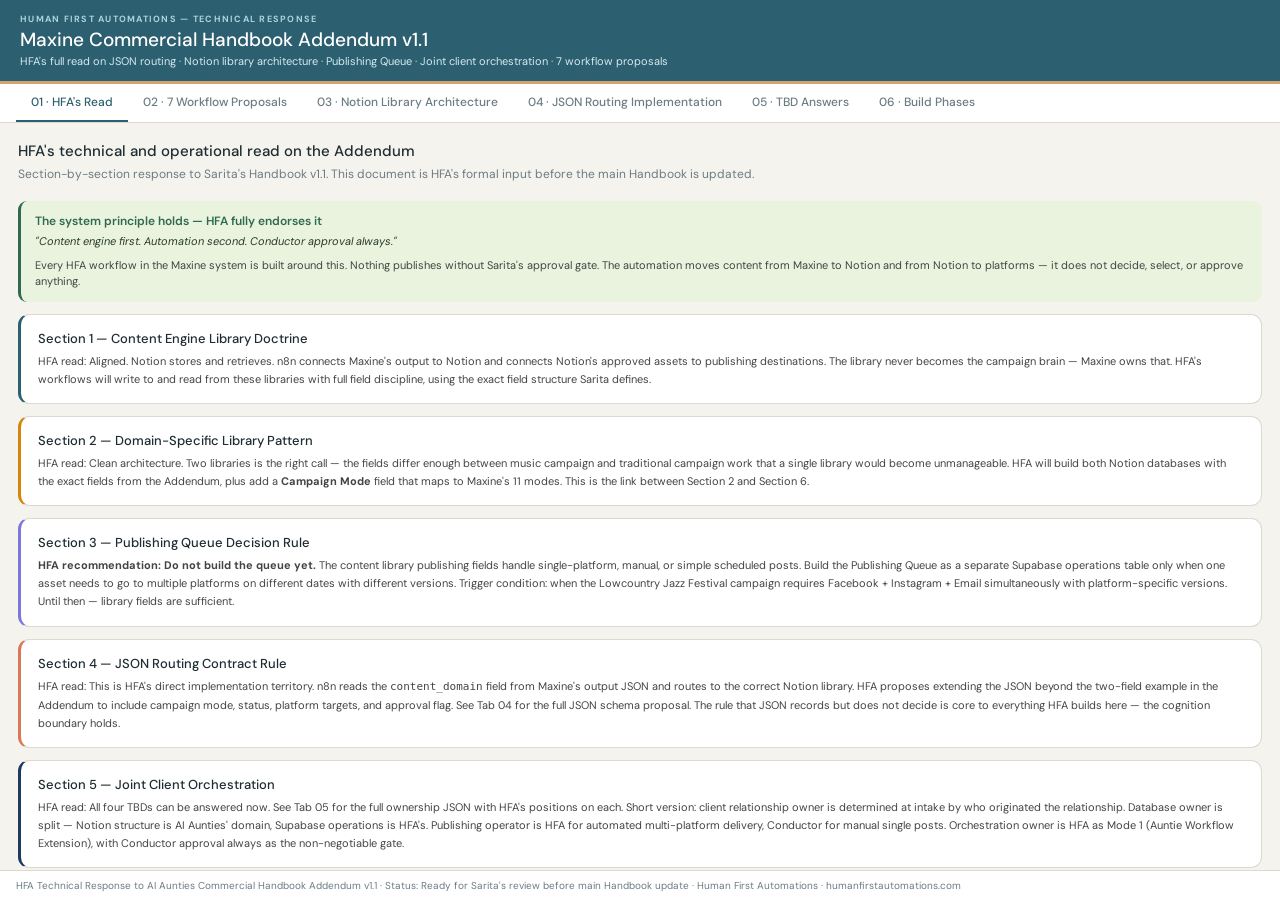
<file: maxine-support.html>
<!DOCTYPE html>
<html lang="en">
<head>
<meta charset="UTF-8">
<meta name="viewport" content="width=device-width,initial-scale=1.0">
<title>HFA Response — Maxine Commercial Handbook Addendum</title>
<link href="https://fonts.googleapis.com/css2?family=DM+Sans:wght@300;400;500;600&family=DM+Serif+Display&display=swap" rel="stylesheet">
<style>
*{box-sizing:border-box;margin:0;padding:0}
:root{
  --teal:#2C5F6F;--teal-l:#4A8A9A;--gold:#D4A574;--coral:#D97757;
  --green:#8AB661;--forest:#2D6A4F;--purple:#7F77DD;--amber:#D4860A;
  --navy:#1E3A5F;--rose:#C4577A;--cream:#F5F3EE;--white:#fff;
  --border:#DDD9D0;--text:#1E2D32;--muted:#6B7C83;--light:#F0F6F8;
}
body{font-family:'DM Sans',sans-serif;background:var(--cream);color:var(--text);height:100vh;display:flex;flex-direction:column;overflow:hidden;font-size:13px}
.hdr{background:var(--teal);padding:13px 20px;border-bottom:3px solid var(--gold);flex-shrink:0}
.hdr-eye{font-size:9px;color:#A8D4DF;font-weight:700;letter-spacing:.14em;text-transform:uppercase;margin-bottom:2px}
.hdr-title{font-size:19px;font-weight:500;color:#fff;margin-bottom:2px}
.hdr-sub{font-size:11px;color:#D4EBF0}
.tabs{background:#fff;border-bottom:1px solid var(--border);padding:0 16px;display:flex;flex-shrink:0;overflow-x:auto}
.tab{padding:10px 15px;font-size:12px;font-weight:500;cursor:pointer;color:var(--muted);border-bottom:2px solid transparent;white-space:nowrap;font-family:'DM Sans',sans-serif}
.tab.active{color:var(--teal);border-bottom-color:var(--teal)}
.view{display:none;flex:1;overflow-y:auto;padding:18px}
.view.active{display:block}
.view::-webkit-scrollbar{width:4px}.view::-webkit-scrollbar-thumb{background:var(--border);border-radius:4px}
/* shared */
.pg-title{font-size:15px;font-weight:500;color:var(--text);margin-bottom:4px}
.pg-sub{font-size:12px;color:var(--muted);margin-bottom:18px;line-height:1.5}
.section-lbl{font-size:9px;font-weight:700;text-transform:uppercase;letter-spacing:.1em;color:var(--muted);margin:0 0 8px}
.card{background:#fff;border:1px solid var(--border);border-radius:11px;padding:15px 17px;margin-bottom:12px}
.card-title{font-size:13px;font-weight:500;color:var(--text);margin-bottom:5px}
.card-body{font-size:11px;color:#444;line-height:1.65}
.tag{display:inline-block;font-size:10px;font-weight:600;padding:2px 8px;border-radius:20px;margin-right:4px;margin-bottom:4px}
.two{display:grid;grid-template-columns:1fr 1fr;gap:11px}
.three{display:grid;grid-template-columns:repeat(3,1fr);gap:10px}
@media(max-width:640px){.two,.three{grid-template-columns:1fr}}
.callout{border-radius:9px;padding:12px 14px;margin-bottom:12px;border-left:3px solid}
.row{display:flex;gap:8px;margin-bottom:6px;font-size:11px;line-height:1.5;align-items:flex-start}
.dot{width:7px;height:7px;border-radius:50%;flex-shrink:0;margin-top:4px}
/* workflow cards */
.wf-card{background:#fff;border:1px solid var(--border);border-radius:11px;overflow:hidden;margin-bottom:14px}
.wf-bar{height:4px}
.wf-body{padding:15px 17px}
.wf-num{font-size:9px;font-weight:700;letter-spacing:.06em;margin-bottom:3px}
.wf-title{font-size:14px;font-weight:500;margin-bottom:4px}
.wf-tag{font-size:10px;font-weight:600;padding:2px 8px;border-radius:20px;display:inline-block;margin-right:4px;margin-bottom:8px}
.wf-sub{font-size:11px;color:var(--muted);font-style:italic;margin-bottom:10px;line-height:1.5}
.wf-section{font-size:9px;font-weight:700;text-transform:uppercase;letter-spacing:.09em;color:var(--muted);margin:10px 0 6px}
.node-grid{display:grid;grid-template-columns:repeat(auto-fill,minmax(170px,1fr));gap:7px;margin-bottom:10px}
.node{background:var(--cream);border:1px solid var(--border);border-radius:8px;padding:8px 10px}
.node-role{font-size:9px;font-weight:700;text-transform:uppercase;letter-spacing:.07em;margin-bottom:2px}
.node-name{font-size:11px;font-weight:500;color:var(--text);margin-bottom:2px}
.node-desc{font-size:10px;color:var(--muted);line-height:1.4}
.flow-chips{display:flex;gap:6px;flex-wrap:wrap;align-items:center;background:var(--cream);border-radius:8px;padding:10px 12px;margin-bottom:10px}
.fc{background:#fff;border:1px solid var(--border);border-radius:7px;padding:4px 9px;font-size:11px;color:var(--muted);white-space:nowrap}
.fc.auntie{background:var(--teal);color:#fff;font-weight:600}
.fc.gate{background:#FAECE7;color:#712B13;font-weight:600;border-color:rgba(217,119,87,.3)}
.fc.n8n{background:rgba(74,138,154,.15);color:var(--teal-l);font-weight:500;border-color:rgba(74,138,154,.4)}
.fc-arr{color:var(--muted);font-size:13px;flex-shrink:0}
/* JSON block */
.json-block{background:#1E2D32;border-radius:9px;padding:14px 16px;font-family:'Courier New',monospace;font-size:11px;line-height:1.8;overflow-x:auto;margin-bottom:12px}
.j-key{color:#A8D4DF}
.j-str{color:#D4A574}
.j-bool{color:#8AB661}
.j-comment{color:#5A6E7A;font-style:italic}
/* DB tables */
.db-table{width:100%;border-collapse:collapse;margin-bottom:14px;font-size:11px}
.db-table th{background:var(--teal);color:#fff;padding:7px 10px;text-align:left;font-weight:500}
.db-table td{padding:7px 10px;border-bottom:1px solid var(--border);vertical-align:top}
.db-table tr:nth-child(even) td{background:rgba(44,95,111,.025)}
.db-table tr:last-child td{border-bottom:none}
/* TBD answers */
.tbd-card{border:1px solid var(--border);border-radius:10px;overflow:hidden;margin-bottom:10px}
.tbd-header{background:var(--teal);padding:9px 14px;display:flex;justify-content:space-between;align-items:center}
.tbd-q{font-size:11px;font-weight:600;color:#fff}
.tbd-was{font-size:10px;color:#A8D4DF}
.tbd-body{padding:12px 14px;background:#fff}
.tbd-answer{font-size:11px;color:#444;line-height:1.6}
/* phases */
.phase-card{border-radius:10px;padding:14px 16px;border:1px solid var(--border);margin-bottom:10px}
.phase-num{font-size:10px;font-weight:700;text-transform:uppercase;letter-spacing:.07em;margin-bottom:3px}
.phase-title{font-size:14px;font-weight:500;margin-bottom:4px}
.phase-item{display:flex;gap:8px;margin-bottom:6px;font-size:11px;line-height:1.5}
/* footer */
.footer{background:#fff;border-top:1px solid var(--border);padding:8px 16px;flex-shrink:0}
.footer p{font-size:10px;color:var(--muted)}
</style>
</head>
<body>

<div class="hdr">
  <div class="hdr-eye">Human First Automations — Technical Response</div>
  <div class="hdr-title">Maxine Commercial Handbook Addendum v1.1</div>
  <div class="hdr-sub">HFA's full read on JSON routing · Notion library architecture · Publishing Queue · Joint client orchestration · 7 workflow proposals</div>
</div>

<div class="tabs">
  <div class="tab active" onclick="showTab('read')">01 · HFA's Read</div>
  <div class="tab" onclick="showTab('workflows')">02 · 7 Workflow Proposals</div>
  <div class="tab" onclick="showTab('databases')">03 · Notion Library Architecture</div>
  <div class="tab" onclick="showTab('json')">04 · JSON Routing Implementation</div>
  <div class="tab" onclick="showTab('tbds')">05 · TBD Answers</div>
  <div class="tab" onclick="showTab('phases')">06 · Build Phases</div>
</div>

<!-- ══ TAB 1: HFA'S READ ══════════════════════════════════════════ -->
<div id="view-read" class="view active">
  <div class="pg-title">HFA's technical and operational read on the Addendum</div>
  <div class="pg-sub">Section-by-section response to Sarita's Handbook v1.1. This document is HFA's formal input before the main Handbook is updated.</div>

  <div class="callout" style="background:#EAF3DE;border-color:#2D6A4F">
    <div style="font-size:12px;font-weight:600;color:#2D6A4F;margin-bottom:4px">The system principle holds — HFA fully endorses it</div>
    <div style="font-size:11px;color:#2A3A2A;line-height:1.6;font-style:italic">"Content engine first. Automation second. Conductor approval always."</div>
    <div style="font-size:11px;color:#444;margin-top:6px;line-height:1.5">Every HFA workflow in the Maxine system is built around this. Nothing publishes without Sarita's approval gate. The automation moves content from Maxine to Notion and from Notion to platforms — it does not decide, select, or approve anything.</div>
  </div>

  <div class="card" style="border-left:3px solid var(--teal)">
    <div class="card-title">Section 1 — Content Engine Library Doctrine</div>
    <div class="card-body">HFA read: Aligned. Notion stores and retrieves. n8n connects Maxine's output to Notion and connects Notion's approved assets to publishing destinations. The library never becomes the campaign brain — Maxine owns that. HFA's workflows will write to and read from these libraries with full field discipline, using the exact field structure Sarita defines.</div>
  </div>

  <div class="card" style="border-left:3px solid var(--amber)">
    <div class="card-title">Section 2 — Domain-Specific Library Pattern</div>
    <div class="card-body">HFA read: Clean architecture. Two libraries is the right call — the fields differ enough between music campaign and traditional campaign work that a single library would become unmanageable. HFA will build both Notion databases with the exact fields from the Addendum, plus add a <strong>Campaign Mode</strong> field that maps to Maxine's 11 modes. This is the link between Section 2 and Section 6.</div>
  </div>

  <div class="card" style="border-left:3px solid var(--purple)">
    <div class="card-title">Section 3 — Publishing Queue Decision Rule</div>
    <div class="card-body"><strong>HFA recommendation: Do not build the queue yet.</strong> The content library publishing fields handle single-platform, manual, or simple scheduled posts. Build the Publishing Queue as a separate Supabase operations table only when one asset needs to go to multiple platforms on different dates with different versions. Trigger condition: when the Lowcountry Jazz Festival campaign requires Facebook + Instagram + Email simultaneously with platform-specific versions. Until then — library fields are sufficient.</div>
  </div>

  <div class="card" style="border-left:3px solid var(--coral)">
    <div class="card-title">Section 4 — JSON Routing Contract Rule</div>
    <div class="card-body">HFA read: This is HFA's direct implementation territory. n8n reads the <code>content_domain</code> field from Maxine's output JSON and routes to the correct Notion library. HFA proposes extending the JSON beyond the two-field example in the Addendum to include campaign mode, status, platform targets, and approval flag. See Tab 04 for the full JSON schema proposal. The rule that JSON records but does not decide is core to everything HFA builds here — the cognition boundary holds.</div>
  </div>

  <div class="card" style="border-left:3px solid var(--navy)">
    <div class="card-title">Section 5 — Joint Client Orchestration</div>
    <div class="card-body">HFA read: All four TBDs can be answered now. See Tab 05 for the full ownership JSON with HFA's positions on each. Short version: client relationship owner is determined at intake by who originated the relationship. Database owner is split — Notion structure is AI Aunties' domain, Supabase operations is HFA's. Publishing operator is HFA for automated multi-platform delivery, Conductor for manual single posts. Orchestration owner is HFA as Mode 1 (Auntie Workflow Extension), with Conductor approval always as the non-negotiable gate.</div>
  </div>

  <div class="card" style="border-left:3px solid var(--forest)">
    <div class="card-title">Section 6 — Campaign Mode Routing</div>
    <div class="card-body">HFA can solve this in n8n. Before Maxine runs, an intake workflow reads the brief, identifies intent signals, and presents the correct mode options when intent is ambiguous — surfacing the exact question Sarita wrote: "Do you want a quick ticket-push post, a deeper cultural story post, or a story-led ticket movement post?" This is a pre-Auntie routing workflow (Category 1 in the scope architecture) that HFA builds as part of the intake bundle. See Workflow 01 in Tab 02.</div>
  </div>

  <div class="card" style="border-left:3px solid var(--gold)">
    <div class="card-title">Section 7 — Evidence to Preserve from Testing</div>
    <div class="card-body">HFA recommendation: The rejection patterns (AI-ism drift, campaign-copy patterns) should be logged to Supabase — not just stored in Notion. Supabase allows queryable pattern analysis over time. A weekly summary workflow pulls the most common rejection patterns and sends them to Sarita as a brief, enabling systematic improvement of Maxine's taste pack. See Workflow 05 in Tab 02.</div>
  </div>

  <div class="callout" style="background:#FAEEDA;border-color:var(--amber)">
    <div style="font-size:11px;font-weight:600;color:var(--amber);margin-bottom:4px">The one thing HFA wants to flag before Sarita updates the main Handbook</div>
    <div style="font-size:11px;color:#444;line-height:1.6">The Addendum defines Campaign Mode as a product requirement for commercial deployment (Section 6). This needs to be a Notion field in both libraries — so every output is tagged with its mode. This allows Sarita to filter the library by mode, build pattern reports, and eventually build a mode-specific performance view. HFA is proposing this as a required field, not optional.</div>
  </div>
</div>

<!-- ══ TAB 2: WORKFLOWS ══════════════════════════════════════════ -->
<div id="view-workflows" class="view">
  <div class="pg-title">7 n8n workflow proposals for the Maxine system</div>
  <div class="pg-sub">Organized by category from the scope architecture. Every workflow respects the cognition boundary: Maxine thinks, n8n routes and executes. Conductor approves before anything publishes.</div>

  <!-- WF 01 -->
  <div class="wf-card">
    <div class="wf-bar" style="background:var(--forest)"></div>
    <div class="wf-body">
      <div class="wf-num" style="color:var(--forest)">WORKFLOW 01 · CAT 1 — INPUT</div>
      <div class="wf-title">Campaign Brief Intake → Mode Router → Maxine</div>
      <div style="margin-bottom:8px">
        <span class="wf-tag" style="background:#EAF3DE;color:#2D6A4F">Cat 1 · Input</span>
        <span class="wf-tag" style="background:var(--cream);color:var(--muted);border:1px solid var(--border)">Solves Section 6 mode routing</span>
      </div>
      <div class="wf-sub">Client submits a campaign brief → n8n reads intent → routes to correct mode → retrieves relevant library context → fires Maxine with mode + context pre-loaded</div>
      <div class="wf-section">Flow</div>
      <div class="flow-chips">
        <div class="fc">📋 Brief submitted (form / Telegram)</div>
        <div class="fc-arr">→</div>
        <div class="fc n8n">Intent parsed</div>
        <div class="fc-arr">→</div>
        <div class="fc gate">Mode ambiguous?</div>
        <div class="fc-arr">→</div>
        <div class="fc">Presenter: mode options to user</div>
        <div class="fc-arr">→</div>
        <div class="fc n8n">content_domain set</div>
        <div class="fc-arr">→</div>
        <div class="fc n8n">Relevant library context pulled</div>
        <div class="fc-arr">→</div>
        <div class="fc auntie">🧠 Maxine fires with brief + mode + context</div>
      </div>
      <div class="wf-section">n8n nodes</div>
      <div class="node-grid">
        <div class="node"><div class="node-role" style="color:var(--forest)">Trigger</div><div class="node-name">Webhook / Telegram node</div><div class="node-desc">Receives campaign brief from form or Telegram message</div></div>
        <div class="node"><div class="node-role" style="color:var(--forest)">Parse</div><div class="node-name">IF / Switch node</div><div class="node-desc">Reads intent keywords: "ticket," "story," "cultural," "partnership," etc.</div></div>
        <div class="node"><div class="node-role" style="color:var(--forest)">Clarify</div><div class="node-name">Telegram response node</div><div class="node-desc">If ambiguous: sends Maxine's mode question to user. Waits for selection.</div></div>
        <div class="node"><div class="node-role" style="color:var(--forest)">Enrich</div><div class="node-name">Notion query node</div><div class="node-desc">Pulls relevant prior campaigns, source documents, and rejected patterns from correct library</div></div>
        <div class="node"><div class="node-role" style="color:var(--forest)">Execute</div><div class="node-name">HTTP Request (GPT API)</div><div class="node-desc">Fires Maxine with: brief + confirmed mode + content_domain + library context</div></div>
      </div>
      <div class="callout" style="background:var(--light);border-color:var(--teal-l)">
        <div style="font-size:10px;font-weight:600;color:var(--teal);margin-bottom:3px">Cognition boundary</div>
        <div style="font-size:11px;color:#444">n8n identifies the mode type from keywords and presents options. Maxine decides what to do with the mode and how to produce the output. n8n does not select the mode — it confirms the user's selection and routes accordingly.</div>
      </div>
    </div>
  </div>

  <!-- WF 02 -->
  <div class="wf-card">
    <div class="wf-bar" style="background:var(--teal)"></div>
    <div class="wf-body">
      <div class="wf-num" style="color:var(--teal)">WORKFLOW 02 · CAT 2 — OUTPUT</div>
      <div class="wf-title">Maxine Output → Content Domain Router → Correct Library</div>
      <div style="margin-bottom:8px">
        <span class="wf-tag" style="background:#E8F2F5;color:var(--teal)">Cat 2 · Output</span>
        <span class="wf-tag" style="background:var(--cream);color:var(--muted);border:1px solid var(--border)">Core routing workflow</span>
      </div>
      <div class="wf-sub">Maxine produces output → JSON content_domain read → routed to correct library with all fields populated → Conductor notified for approval → nothing moves without approval</div>
      <div class="wf-section">Flow</div>
      <div class="flow-chips">
        <div class="fc auntie">🧠 Maxine output received (webhook)</div>
        <div class="fc-arr">→</div>
        <div class="fc n8n">content_domain read from JSON</div>
        <div class="fc-arr">→</div>
        <div class="fc gate">music_campaign or traditional?</div>
        <div class="fc-arr">→</div>
        <div class="fc">Correct library fields populated</div>
        <div class="fc-arr">→</div>
        <div class="fc">Notion entry created · Status: Pending Approval</div>
        <div class="fc-arr">→</div>
        <div class="fc gate">🎯 Conductor notified</div>
      </div>
      <div class="wf-section">n8n nodes</div>
      <div class="node-grid">
        <div class="node"><div class="node-role" style="color:var(--teal)">Receive</div><div class="node-name">Webhook trigger</div><div class="node-desc">Fires when Maxine produces output from GPT API</div></div>
        <div class="node"><div class="node-role" style="color:var(--teal)">Route</div><div class="node-name">Switch node (content_domain)</div><div class="node-desc">Reads content_domain field → routes to music or traditional path</div></div>
        <div class="node"><div class="node-role" style="color:var(--teal)">Write</div><div class="node-name">Notion node (correct library)</div><div class="node-desc">Creates new database entry with all fields — Status: Pending Approval, Ready to Publish: false</div></div>
        <div class="node"><div class="node-role" style="color:var(--teal)">Log</div><div class="node-name">Supabase node</div><div class="node-desc">Appends session record to model registry with campaign_mode, domain, and session_id</div></div>
        <div class="node"><div class="node-role" style="color:var(--teal)">Notify</div><div class="node-name">Telegram / email node</div><div class="node-desc">Sends Sarita a notification: "New Maxine output ready for review in [library] — [Asset Title]"</div></div>
      </div>
      <div class="callout" style="background:#FAECE7;border-color:var(--coral)">
        <div style="font-size:10px;font-weight:600;color:#712B13;margin-bottom:3px">Hard gate — this workflow cannot be bypassed</div>
        <div style="font-size:11px;color:#444">The Notion entry is created with Status: Pending Approval and Ready to Publish: FALSE. Nothing in the publishing workflow (Workflow 04) fires until Sarita changes Ready to Publish to TRUE. The Conductor approval is not a step — it is a hard gate built into the database field logic.</div>
      </div>
    </div>
  </div>

  <!-- WF 03 -->
  <div class="wf-card">
    <div class="wf-bar" style="background:var(--amber)"></div>
    <div class="wf-body">
      <div class="wf-num" style="color:var(--amber)">WORKFLOW 03 · CAT 1 — INPUT</div>
      <div class="wf-title">Source Dossier Builder</div>
      <div style="margin-bottom:8px">
        <span class="wf-tag" style="background:#EAF3DE;color:#2D6A4F">Cat 1 · Input</span>
        <span class="wf-tag" style="background:var(--cream);color:var(--muted);border:1px solid var(--border)">Solves Anthony Hamilton pattern from Section 7</span>
      </div>
      <div class="wf-sub">Research documents provided (URLs, PDFs, articles) → n8n aggregates and structures → consolidated dossier filed to library → Maxine triggered in Source Dossier / Campaign Prep mode</div>
      <div class="wf-section">Flow</div>
      <div class="flow-chips">
        <div class="fc">📎 Research sources submitted</div>
        <div class="fc-arr">→</div>
        <div class="fc n8n">n8n aggregates: URLs fetched, PDFs extracted</div>
        <div class="fc-arr">→</div>
        <div class="fc n8n">Structures as dossier format</div>
        <div class="fc-arr">→</div>
        <div class="fc">Filed to Music Library as Source Document</div>
        <div class="fc-arr">→</div>
        <div class="fc auntie">🧠 Maxine triggered: Source Dossier mode</div>
      </div>
      <div class="node-grid">
        <div class="node"><div class="node-role" style="color:var(--amber)">Trigger</div><div class="node-name">Form / Telegram node</div><div class="node-desc">Receives list of sources (URLs, PDFs) for a specific artist or festival</div></div>
        <div class="node"><div class="node-role" style="color:var(--amber)">Fetch</div><div class="node-name">HTTP Request + Extract From File</div><div class="node-desc">Fetches URLs and extracts text from PDFs</div></div>
        <div class="node"><div class="node-role" style="color:var(--amber)">Structure</div><div class="node-name">Code node</div><div class="node-desc">Formats all source text into structured dossier input for Maxine</div></div>
        <div class="node"><div class="node-role" style="color:var(--amber)">File</div><div class="node-name">Notion node</div><div class="node-desc">Creates Source Document entry in Music Campaign Library with all sources referenced</div></div>
        <div class="node"><div class="node-role" style="color:var(--amber)">Execute</div><div class="node-name">HTTP Request (GPT API)</div><div class="node-desc">Fires Maxine in Source Dossier / Campaign Prep mode with structured source input</div></div>
      </div>
    </div>
  </div>

  <!-- WF 04 -->
  <div class="wf-card">
    <div class="wf-bar" style="background:var(--purple)"></div>
    <div class="wf-body">
      <div class="wf-num" style="color:var(--purple)">WORKFLOW 04 · CAT 2 — OUTPUT + DELIVERY</div>
      <div class="wf-title">Conductor Approval → Publishing Gate</div>
      <div style="margin-bottom:8px">
        <span class="wf-tag" style="background:#EEEDFE;color:var(--purple)">Cat 2 · Output</span>
        <span class="wf-tag" style="background:var(--cream);color:var(--muted);border:1px solid var(--border)">Conductor approval → single or multi-platform</span>
      </div>
      <div class="wf-sub">Sarita marks "Ready to Publish" TRUE → n8n fires → reads platform + date → routes to manual notification or automated publishing → write-back to Notion</div>
      <div class="wf-section">Flow</div>
      <div class="flow-chips">
        <div class="fc gate">Sarita marks Ready to Publish: TRUE</div>
        <div class="fc-arr">→</div>
        <div class="fc n8n">Notion trigger fires</div>
        <div class="fc-arr">→</div>
        <div class="fc gate">Single platform or multi?</div>
        <div class="fc-arr">→</div>
        <div class="fc">Single: notification to Conductor with content</div>
        <div class="fc-arr">→</div>
        <div class="fc">Multi: parallel publishing paths (Phase 2)</div>
        <div class="fc-arr">→</div>
        <div class="fc n8n">Write-back: Published Date + Link + Status: Published</div>
      </div>
      <div class="node-grid">
        <div class="node"><div class="node-role" style="color:var(--purple)">Trigger</div><div class="node-name">Notion database trigger</div><div class="node-desc">Fires when "Ready to Publish" checkbox is set to TRUE</div></div>
        <div class="node"><div class="node-role" style="color:var(--purple)">Check</div><div class="node-name">IF node (platform count)</div><div class="node-desc">Reads platform field — single entry = manual notification; multiple = queue (Phase 2)</div></div>
        <div class="node"><div class="node-role" style="color:var(--purple)">Notify</div><div class="node-name">Telegram node</div><div class="node-desc">Single platform: sends content to Conductor with copy-ready format and post instructions</div></div>
        <div class="node"><div class="node-role" style="color:var(--purple)">Write-back</div><div class="node-name">Notion node</div><div class="node-desc">Updates Notion record: Status → Published, Published Date → now, Published Link → URL</div></div>
        <div class="node"><div class="node-role" style="color:var(--purple)">Log</div><div class="node-name">Supabase node</div><div class="node-desc">Appends to campaign performance log: domain, mode, platform, dates</div></div>
      </div>
      <div class="callout" style="background:var(--light);border-color:var(--teal-l)">
        <div style="font-size:10px;font-weight:600;color:var(--teal);margin-bottom:3px">Phase 1 vs Phase 2</div>
        <div style="font-size:11px;color:#444">Phase 1: single-platform path routes a notification to Conductor with formatted content. Conductor posts manually or approves automation. Phase 2: when multi-platform volume requires it, the Publishing Queue (Supabase) handles parallel platform delivery with retry tracking.</div>
      </div>
    </div>
  </div>

  <!-- WF 05 -->
  <div class="wf-card">
    <div class="wf-bar" style="background:var(--coral)"></div>
    <div class="wf-body">
      <div class="wf-num" style="color:var(--coral)">WORKFLOW 05 · CAT 3/4 — BRAIN + GOVERNANCE</div>
      <div class="wf-title">AI-ism Rejection Pattern Logger + Weekly Brief</div>
      <div style="margin-bottom:8px">
        <span class="wf-tag" style="background:#FAEEDA;color:#633806">Cat 3 · Brain</span>
        <span class="wf-tag" style="background:#FAECE7;color:#712B13">Cat 4 · Governance</span>
        <span class="wf-tag" style="background:var(--cream);color:var(--muted);border:1px solid var(--border)">Solves AI-ism rejection evidence from Section 7</span>
      </div>
      <div class="wf-sub">Conductor rejects output or Lux review fails → rejection captured with full context → logged to Supabase → weekly pattern brief to Sarita for taste pack improvement</div>
      <div class="wf-section">Flow</div>
      <div class="flow-chips">
        <div class="fc gate">Conductor rejects OR Lux fails QA</div>
        <div class="fc-arr">→</div>
        <div class="fc n8n">Rejection captured: content, reason, mode, domain</div>
        <div class="fc-arr">→</div>
        <div class="fc n8n">Supabase rejection log appended</div>
        <div class="fc-arr">→</div>
        <div class="fc">Notion Status → Rejected</div>
        <div class="fc-arr">→</div>
        <div class="fc">⏰ Weekly: patterns summarized → brief to Sarita</div>
      </div>
      <div class="node-grid">
        <div class="node"><div class="node-role" style="color:var(--coral)">Trigger A</div><div class="node-name">Notion trigger (rejection)</div><div class="node-desc">Fires when Conductor marks Status = "Rejected" with Conductor Notes</div></div>
        <div class="node"><div class="node-role" style="color:var(--coral)">Trigger B</div><div class="node-name">Lux QA webhook</div><div class="node-desc">Fires when Lux review cycle reaches max iterations without pass</div></div>
        <div class="node"><div class="node-role" style="color:var(--coral)">Log</div><div class="node-name">Supabase node</div><div class="node-desc">Appends: rejected content snippet, reason, campaign_mode, content_domain, date, conductor_notes</div></div>
        <div class="node"><div class="node-role" style="color:var(--coral)">Weekly brief</div><div class="node-name">Schedule trigger + GPT summarize</div><div class="node-desc">Every Monday: queries last 7 days of rejections, GPT identifies top 3 drift patterns, sends brief to Sarita</div></div>
      </div>
    </div>
  </div>

  <!-- WF 06 -->
  <div class="wf-card">
    <div class="wf-bar" style="background:var(--navy)"></div>
    <div class="wf-body">
      <div class="wf-num" style="color:var(--navy)">WORKFLOW 06 · CAT 2 — OUTPUT</div>
      <div class="wf-title">Campaign Calendar Sequencer</div>
      <div style="margin-bottom:8px">
        <span class="wf-tag" style="background:#E6F1FB;color:var(--navy)">Cat 2 · Output</span>
        <span class="wf-tag" style="background:var(--cream);color:var(--muted);border:1px solid var(--border)">Maxine Campaign Calendar mode</span>
      </div>
      <div class="wf-sub">Maxine produces a campaign calendar in Calendar/Sequencing mode → n8n parses the calendar structure → creates one Notion library entry per asset → sets scheduled dates → Conductor 24hr reminder before each</div>
      <div class="flow-chips">
        <div class="fc auntie">🧠 Maxine: Campaign Calendar output</div>
        <div class="fc-arr">→</div>
        <div class="fc n8n">Parse calendar structure</div>
        <div class="fc-arr">→</div>
        <div class="fc">Create Notion entry per asset</div>
        <div class="fc-arr">→</div>
        <div class="fc">Platform + Date + Mode set per entry</div>
        <div class="fc-arr">→</div>
        <div class="fc gate">⏰ 24hr reminder to Conductor before each</div>
      </div>
      <div class="node-grid">
        <div class="node"><div class="node-role" style="color:var(--navy)">Receive</div><div class="node-name">Webhook trigger</div><div class="node-desc">Maxine's calendar output received as structured JSON</div></div>
        <div class="node"><div class="node-role" style="color:var(--navy)">Parse</div><div class="node-name">Code node</div><div class="node-desc">Splits calendar into individual asset items with date, platform, mode, and copy</div></div>
        <div class="node"><div class="node-role" style="color:var(--navy)">Create</div><div class="node-name">Notion node (loop)</div><div class="node-desc">Creates one library entry per asset with Scheduled Date, Status: Pending Approval</div></div>
        <div class="node"><div class="node-role" style="color:var(--navy)">Remind</div><div class="node-name">Schedule trigger</div><div class="node-desc">24 hours before each Scheduled Date: sends Conductor a reminder with asset preview</div></div>
      </div>
    </div>
  </div>

  <!-- WF 07 -->
  <div class="wf-card">
    <div class="wf-bar" style="background:var(--rose)"></div>
    <div class="wf-body">
      <div class="wf-num" style="color:var(--rose)">WORKFLOW 07 · CAT 5 — PHASE 2 ONLY</div>
      <div class="wf-title">Multi-Platform Publishing Queue</div>
      <div style="margin-bottom:8px">
        <span class="wf-tag" style="background:#FBEAF0;color:#72243E">Cat 5 · Downstream</span>
        <span class="wf-tag" style="background:#FAECE7;color:#712B13">Build only when volume requires</span>
      </div>
      <div class="wf-sub">When one asset must go to multiple platforms on different dates with different versions — Supabase Publishing Queue handles parallel paths, retry tracking, and status write-back</div>
      <div class="wf-section">Trigger condition (do not build until this is true)</div>
      <div style="background:#FAECE7;border-radius:8px;padding:10px 12px;margin-bottom:10px">
        <div class="row"><div class="dot" style="background:var(--coral)"></div><span>One Maxine asset must go to Facebook + Instagram + Email on different dates</span></div>
        <div class="row"><div class="dot" style="background:var(--coral)"></div><span>Multiple platform-specific versions of the same asset exist</span></div>
        <div class="row"><div class="dot" style="background:var(--coral)"></div><span>Volume requires retry tracking (failed posts need to re-queue)</span></div>
        <div class="row"><div class="dot" style="background:var(--coral)"></div><span>Published links need to differ per platform and write back separately</span></div>
      </div>
      <div class="flow-chips">
        <div class="fc gate">Conductor approves + platforms &gt; 1</div>
        <div class="fc-arr">→</div>
        <div class="fc n8n">Supabase Publishing Queue row created</div>
        <div class="fc-arr">→</div>
        <div class="fc">Parallel paths spawned per platform</div>
        <div class="fc-arr">→</div>
        <div class="fc">Platform-specific format adapted</div>
        <div class="fc-arr">→</div>
        <div class="fc">Status write-back per platform</div>
        <div class="fc-arr">→</div>
        <div class="fc n8n">Notion record updated with all published links</div>
      </div>
    </div>
  </div>
</div>

<!-- ══ TAB 3: DATABASES ══════════════════════════════════════════ -->
<div id="view-databases" class="view">
  <div class="pg-title">Notion Content Engine Library Architecture</div>
  <div class="pg-sub">HFA builds both databases in Notion with full field structure. The field schemas follow Sarita's Addendum exactly with additions noted. The "Ready to Publish" checkbox is the HFA automation trigger — nothing fires without it.</div>

  <div class="callout" style="background:#EAF3DE;border-color:var(--forest)">
    <div style="font-size:11px;font-weight:600;color:var(--forest);margin-bottom:3px">HFA additions to Sarita's field list (marked with ★)</div>
    <div style="font-size:11px;color:#444;line-height:1.5">Campaign Mode field (maps to Maxine's 11 modes), content_domain field (for JSON routing), Session ID (for model registry linking), and Lux Review Status (for QA loop integration). All other fields are exactly as defined in the Addendum.</div>
  </div>

  <div class="section-lbl">Music Campaign Library — Notion Database</div>
  <table class="db-table">
    <tr><th>Field Name</th><th>Type</th><th>Options / Notes</th><th>HFA Automation Role</th></tr>
    <tr><td><strong>Asset Title</strong></td><td>Title</td><td>Required — primary identifier</td><td>Used in Conductor notification</td></tr>
    <tr><td><strong>Festival Name</strong></td><td>Select</td><td>Lowcountry Jazz Festival, other</td><td>Routes source dossier builder</td></tr>
    <tr><td><strong>Campaign Name</strong></td><td>Text</td><td>Maxine-generated or user-entered</td><td>JSON routing field</td></tr>
    <tr><td><strong>Artist Name</strong></td><td>Select</td><td>Anthony Hamilton, Keiko Matsui, other</td><td>Dossier builder trigger</td></tr>
    <tr><td><strong>Story Title</strong></td><td>Text</td><td>Story-led content identifier</td><td>—</td></tr>
    <tr><td><strong>Asset Type</strong></td><td>Select</td><td>Post, Email, Carousel, Ticket Push, Story Post, Visual Direction, Source Dossier, Email Sequence</td><td>Publishing path routing</td></tr>
    <tr><td><strong>★ Campaign Mode</strong></td><td>Select</td><td>All 11 Maxine modes: Deep Cultural Storytelling, Ticket Push, Story-Led Ticket Movement, Source Dossier, Visual Direction, Campaign Calendar, Email Sequence, Carousel, Audience Segment, Traditional Campaign, Partnership Campaign</td><td>Mode routing + pattern analysis</td></tr>
    <tr><td><strong>★ content_domain</strong></td><td>Select</td><td>music_campaign, traditional_campaign</td><td>JSON routing field — set by WF 02</td></tr>
    <tr><td><strong>Content / Copy</strong></td><td>Rich Text</td><td>Maxine's full output — never altered by n8n</td><td>Read-only by automation</td></tr>
    <tr><td><strong>Source Document</strong></td><td>Files / URL</td><td>Research materials, dossiers, briefs</td><td>Dossier builder writes here</td></tr>
    <tr><td><strong>Created Date</strong></td><td>Date (auto)</td><td>Auto-set on creation</td><td>Auto-populated</td></tr>
    <tr><td><strong>Status</strong></td><td>Select</td><td>Draft → Pending Approval → Approved → Scheduled → Published → Rejected</td><td>WF 02 sets Pending. WF 04 sets Published. WF 05 sets Rejected.</td></tr>
    <tr><td><strong>Conductor Notes</strong></td><td>Text</td><td>Sarita's review notes</td><td>WF 05 captures on rejection</td></tr>
    <tr><td><strong>Platform</strong></td><td>Multi-select</td><td>Instagram, Facebook, Email, LinkedIn, Twitter</td><td>WF 04 reads to route publishing</td></tr>
    <tr><td><strong>Scheduled Date</strong></td><td>Date</td><td>When to publish</td><td>WF 06 sets per calendar entry. WF 04 triggers at time.</td></tr>
    <tr><td><strong>Published Date</strong></td><td>Date</td><td>Auto-set by WF 04 write-back</td><td>Written by WF 04</td></tr>
    <tr><td><strong>Published Link</strong></td><td>URL</td><td>Live post URL</td><td>Written by WF 04</td></tr>
    <tr><td><strong>Ready to Publish</strong></td><td>Checkbox</td><td>Conductor sets TRUE — THIS IS THE GATE</td><td>WF 04 trigger — nothing fires until TRUE</td></tr>
    <tr><td><strong>★ Session ID</strong></td><td>Text</td><td>Links to Supabase model registry</td><td>WF 02 populates for cross-system tracking</td></tr>
    <tr><td><strong>★ Lux Review Status</strong></td><td>Select</td><td>Not reviewed, Passed, Failed, Escalated</td><td>QA loop integration (future)</td></tr>
  </table>

  <div class="section-lbl" style="margin-top:20px">Traditional Campaign Library — Notion Database</div>
  <table class="db-table">
    <tr><th>Field Name</th><th>Type</th><th>Options / Notes</th><th>HFA Automation Role</th></tr>
    <tr><td><strong>Asset Title</strong></td><td>Title</td><td>Required — primary identifier</td><td>Used in Conductor notification</td></tr>
    <tr><td><strong>Campaign Name</strong></td><td>Text</td><td>e.g. "AI Aunties + HFA Launch"</td><td>JSON routing field</td></tr>
    <tr><td><strong>Client / Brand Name</strong></td><td>Select</td><td>AI Aunties, HFA, joint, client names</td><td>Orchestration ownership routing</td></tr>
    <tr><td><strong>Subject / Offer</strong></td><td>Text</td><td>What the campaign is about</td><td>—</td></tr>
    <tr><td><strong>Asset Type</strong></td><td>Select</td><td>LinkedIn Post, Email, Carousel, Campaign Strategy, Partnership Content, Offer Campaign, Civic Campaign</td><td>Publishing path routing</td></tr>
    <tr><td><strong>★ Campaign Mode</strong></td><td>Select</td><td>Traditional Campaign Strategy, Partnership Campaign, Email Sequence, Carousel Campaign, Audience Segment Campaign, Founder-Led, Service Launch</td><td>Mode routing + pattern analysis</td></tr>
    <tr><td><strong>★ content_domain</strong></td><td>Select</td><td>traditional_campaign</td><td>JSON routing field</td></tr>
    <tr><td><strong>Content / Copy</strong></td><td>Rich Text</td><td>Maxine's full output — never altered</td><td>Read-only by automation</td></tr>
    <tr><td><strong>Source Document</strong></td><td>Files / URL</td><td>Briefs, strategy docs, research</td><td>—</td></tr>
    <tr><td><strong>Created Date</strong></td><td>Date (auto)</td><td>Auto-set</td><td>Auto-populated</td></tr>
    <tr><td><strong>Status</strong></td><td>Select</td><td>Draft → Pending Approval → Approved → Scheduled → Published → Rejected</td><td>Same gates as Music library</td></tr>
    <tr><td><strong>Conductor Notes</strong></td><td>Text</td><td>Sarita's review notes</td><td>WF 05 captures on rejection</td></tr>
    <tr><td><strong>Platform</strong></td><td>Multi-select</td><td>LinkedIn, Email, Instagram, Facebook, Twitter</td><td>Publishing path routing</td></tr>
    <tr><td><strong>Scheduled Date</strong></td><td>Date</td><td>When to publish</td><td>WF 06 sets. WF 04 triggers.</td></tr>
    <tr><td><strong>Published Date</strong></td><td>Date</td><td>Auto-set by WF 04</td><td>Written by WF 04</td></tr>
    <tr><td><strong>Published Link</strong></td><td>URL</td><td>Live post URL</td><td>Written by WF 04</td></tr>
    <tr><td><strong>Ready to Publish</strong></td><td>Checkbox</td><td>Conductor sets TRUE — THE GATE</td><td>WF 04 trigger</td></tr>
    <tr><td><strong>★ Session ID</strong></td><td>Text</td><td>Links to Supabase model registry</td><td>WF 02 populates</td></tr>
  </table>
</div>

<!-- ══ TAB 4: JSON ════════════════════════════════════════════════ -->
<div id="view-json" class="view">
  <div class="pg-title">JSON Routing Implementation</div>
  <div class="pg-sub">HFA extends Sarita's two-field JSON schema into a full routing contract. The extended schema gives n8n everything it needs to route, file, log, and gate — while preserving Maxine's content verbatim.</div>

  <div class="section-lbl">Full Maxine output routing JSON (HFA proposal)</div>
  <div class="json-block">
{<br>
&nbsp;&nbsp;<span class="j-comment">// AI Aunties defines these — n8n reads them</span><br>
&nbsp;&nbsp;<span class="j-key">"content_domain"</span>: <span class="j-str">"music_campaign"</span>,&nbsp;&nbsp;&nbsp;&nbsp;&nbsp;&nbsp;&nbsp;&nbsp;&nbsp;&nbsp;<span class="j-comment">// Routes to correct Notion library</span><br>
&nbsp;&nbsp;<span class="j-key">"campaign_mode"</span>: <span class="j-str">"deep_cultural_storytelling"</span>,&nbsp;&nbsp;<span class="j-comment">// Maxine's active mode — required</span><br>
&nbsp;&nbsp;<span class="j-key">"auntie"</span>: <span class="j-str">"maxine"</span>,<br>
&nbsp;&nbsp;<span class="j-key">"asset_type"</span>: <span class="j-str">"story_post"</span>,<br>
<br>
&nbsp;&nbsp;<span class="j-comment">// HFA writes these during routing</span><br>
&nbsp;&nbsp;<span class="j-key">"routing_destination"</span>: <span class="j-str">"maxine_music_campaign_library"</span>,<br>
&nbsp;&nbsp;<span class="j-key">"session_id"</span>: <span class="j-str">"mx_20260618_001"</span>,&nbsp;&nbsp;&nbsp;&nbsp;&nbsp;&nbsp;&nbsp;&nbsp;&nbsp;&nbsp;&nbsp;&nbsp;&nbsp;&nbsp;&nbsp;&nbsp;<span class="j-comment">// Links to Supabase model registry</span><br>
&nbsp;&nbsp;<span class="j-key">"status"</span>: <span class="j-str">"pending_approval"</span>,<br>
&nbsp;&nbsp;<span class="j-key">"ready_to_publish"</span>: <span class="j-bool">false</span>,&nbsp;&nbsp;&nbsp;&nbsp;&nbsp;&nbsp;&nbsp;&nbsp;&nbsp;&nbsp;&nbsp;&nbsp;&nbsp;&nbsp;&nbsp;&nbsp;&nbsp;&nbsp;<span class="j-comment">// Hard gate — never true on creation</span><br>
<br>
&nbsp;&nbsp;<span class="j-comment">// Campaign context (from WF 01 intake)</span><br>
&nbsp;&nbsp;<span class="j-key">"campaign_name"</span>: <span class="j-str">"Anthony Hamilton — Festival Campaign"</span>,<br>
&nbsp;&nbsp;<span class="j-key">"artist_name"</span>: <span class="j-str">"Anthony Hamilton"</span>,<br>
&nbsp;&nbsp;<span class="j-key">"festival_name"</span>: <span class="j-str">"Lowcountry Jazz Festival"</span>,<br>
<br>
&nbsp;&nbsp;<span class="j-comment">// Publishing targets (Conductor sets platform)</span><br>
&nbsp;&nbsp;<span class="j-key">"platform_targets"</span>: [<span class="j-str">"instagram"</span>, <span class="j-str">"facebook"</span>],<br>
&nbsp;&nbsp;<span class="j-key">"scheduled_date"</span>: <span class="j-str">"2026-06-25"</span>,<br>
<br>
&nbsp;&nbsp;<span class="j-comment">// Cognition boundary confirmation</span><br>
&nbsp;&nbsp;<span class="j-key">"requires_conductor_approval"</span>: <span class="j-bool">true</span>,<br>
&nbsp;&nbsp;<span class="j-key">"content_alteration_by_workflow"</span>: <span class="j-bool">false</span>&nbsp;&nbsp;<span class="j-comment">// n8n never changes Maxine's content</span><br>
}
  </div>

  <div class="section-lbl" style="margin-top:16px">The ownership JSON — HFA's complete answer to Section 5 TBDs</div>
  <div class="json-block">
{<br>
&nbsp;&nbsp;<span class="j-key">"ownership"</span>: {<br>
&nbsp;&nbsp;&nbsp;&nbsp;<span class="j-key">"campaign_strategy_owner"</span>: <span class="j-str">"AI Aunties"</span>,<br>
&nbsp;&nbsp;&nbsp;&nbsp;<span class="j-key">"content_owner"</span>: <span class="j-str">"AI Aunties (Maxine produces, Conductor approves)"</span>,<br>
&nbsp;&nbsp;&nbsp;&nbsp;<span class="j-key">"auntie_cognition_owner"</span>: <span class="j-str">"AI Aunties"</span>,<br>
&nbsp;&nbsp;&nbsp;&nbsp;<span class="j-key">"story_selection_owner"</span>: <span class="j-str">"AI Aunties"</span>,<br>
&nbsp;&nbsp;&nbsp;&nbsp;<span class="j-key">"language_quality_owner"</span>: <span class="j-str">"AI Aunties"</span>,<br>
&nbsp;&nbsp;&nbsp;&nbsp;<span class="j-key">"final_approval_owner"</span>: <span class="j-str">"Sarita Myers / Conductor — always"</span>,<br>
<br>
&nbsp;&nbsp;&nbsp;&nbsp;<span class="j-comment">// HFA owns the execution layer</span><br>
&nbsp;&nbsp;&nbsp;&nbsp;<span class="j-key">"workflow_build_owner"</span>: <span class="j-str">"Human First Automations"</span>,<br>
&nbsp;&nbsp;&nbsp;&nbsp;<span class="j-key">"automation_reliability_owner"</span>: <span class="j-str">"Human First Automations"</span>,<br>
&nbsp;&nbsp;&nbsp;&nbsp;<span class="j-key">"publishing_mechanics_owner"</span>: <span class="j-str">"Human First Automations (automated) | Conductor (manual)"</span>,<br>
&nbsp;&nbsp;&nbsp;&nbsp;<span class="j-key">"orchestration_owner"</span>: <span class="j-str">"Human First Automations (Mode 1 — Auntie Workflow Extension)"</span>,<br>
<br>
&nbsp;&nbsp;&nbsp;&nbsp;<span class="j-comment">// TBDs now answered</span><br>
&nbsp;&nbsp;&nbsp;&nbsp;<span class="j-key">"client_relationship_owner"</span>: <span class="j-str">"Lead brand who originated the relationship — determined at engagement intake"</span>,<br>
&nbsp;&nbsp;&nbsp;&nbsp;<span class="j-key">"database_owner"</span>: {<br>
&nbsp;&nbsp;&nbsp;&nbsp;&nbsp;&nbsp;<span class="j-key">"notion_structure"</span>: <span class="j-str">"AI Aunties governs field schema"</span>,<br>
&nbsp;&nbsp;&nbsp;&nbsp;&nbsp;&nbsp;<span class="j-key">"notion_integration"</span>: <span class="j-str">"Human First Automations builds n8n connection"</span>,<br>
&nbsp;&nbsp;&nbsp;&nbsp;&nbsp;&nbsp;<span class="j-key">"supabase_operations"</span>: <span class="j-str">"Human First Automations — publishing ops, rejection log, session data"</span><br>
&nbsp;&nbsp;&nbsp;&nbsp;}<br>
&nbsp;&nbsp;}<br>
}
  </div>

  <div class="section-lbl" style="margin-top:16px">Content domain routing table (n8n IF/Switch logic)</div>
  <table class="db-table">
    <tr><th>content_domain value</th><th>n8n routes to</th><th>Notion database</th><th>Library context pulled</th></tr>
    <tr><td><code>"music_campaign"</code></td><td>Music Campaign path</td><td>Maxine Music Campaign Library</td><td>Prior music campaigns, source dossiers, artist history</td></tr>
    <tr><td><code>"traditional_campaign"</code></td><td>Traditional Campaign path</td><td>Maxine Traditional Campaign Library</td><td>Prior brand campaigns, partnership history, service launches</td></tr>
    <tr><td><code>null</code> or missing</td><td>Intake WF 01 re-triggered</td><td>—</td><td>Mode question sent to user for clarification</td></tr>
  </table>
</div>

<!-- ══ TAB 5: TBD ANSWERS ════════════════════════════════════════ -->
<div id="view-tbds" class="view">
  <div class="pg-title">HFA's answers to the Section 5 TBDs</div>
  <div class="pg-sub">These are HFA's definitive operational positions. Sarita should review these before updating the main Commercial Handbook. Any position marked ⚠️ should be discussed before it is codified.</div>

  <div class="tbd-card">
    <div class="tbd-header"><div class="tbd-q">client_relationship_owner</div><div class="tbd-was">Was: TBD</div></div>
    <div class="tbd-body">
      <div class="tbd-answer"><strong style="color:var(--teal)">HFA answer:</strong> The brand who originated the client relationship. Determined at engagement intake and recorded in the engagement scope document. If AI Aunties sourced the client (festival, cultural org, NPO, founder), AI Aunties owns the client relationship. If HFA sourced the client (solopreneur, small business, workflow subscription), HFA owns it. For joint engagements where both brands are co-named, the lead varies by what the client primarily bought.</div>
      <div style="margin-top:8px;font-size:10px;color:var(--muted)">Implementation: add "client_relationship_owner" field to the engagement intake form. Value locked at deal start. Cannot be changed without both founders agreeing.</div>
    </div>
  </div>

  <div class="tbd-card">
    <div class="tbd-header"><div class="tbd-q">database_owner</div><div class="tbd-was">Was: TBD</div></div>
    <div class="tbd-body">
      <div class="tbd-answer"><strong style="color:var(--teal)">HFA answer: Split ownership.</strong> Notion field schema and library structure is governed by AI Aunties — Sarita defines what fields exist and what they mean. HFA builds the n8n connections that write to and read from those databases. Supabase is HFA's domain — publishing operations, rejection log, session data, model registry, and performance tracking live in Supabase, built and owned by HFA. Neither party modifies the other's database layer without discussion.</div>
    </div>
  </div>

  <div class="tbd-card">
    <div class="tbd-header"><div class="tbd-q">publishing_operator</div><div class="tbd-was">Was: Human First Automations or client, depending on scope</div></div>
    <div class="tbd-body">
      <div class="tbd-answer"><strong style="color:var(--teal)">HFA answer: Two clear tiers.</strong>
        <br><br><strong>Tier 1 — Manual:</strong> Single platform, Conductor posts directly. HFA workflow sends a notification with copy-ready formatted content. No automation beyond the notification.
        <br><br><strong>Tier 2 — Automated (Phase 2):</strong> Multi-platform, scheduled, with version adaptation. HFA builds and operates the publishing pipeline. Conductor approval remains the hard gate — automation only fires after "Ready to Publish" is TRUE.
        <br><br>The Addendum's decision rule (library publishing fields now, separate queue when volume requires) stays intact.</div>
    </div>
  </div>

  <div class="tbd-card">
    <div class="tbd-header"><div class="tbd-q">orchestration_owner</div><div class="tbd-was">Was: TBD</div></div>
    <div class="tbd-body">
      <div class="tbd-answer"><strong style="color:var(--teal)">HFA answer: Human First Automations — Mode 1 (Auntie Workflow Extension).</strong> HFA owns the orchestration of all n8n workflows in this system: intake routing, output routing, library filing, approval gating, publishing mechanics, rejection logging, and calendar sequencing. This is governed by the AI Aunties Commercial Build & Deployment Handbook. AI Aunties owns the Conductor role — the decision point that every automated workflow must pause at before any content moves to publication.</div>
      <div style="margin-top:8px;padding:8px 10px;background:var(--light);border-radius:7px;font-size:10px;color:var(--muted)">⚠️ Discussion point: For joint client engagements where HFA has an independent relationship with the client, the orchestration boundary should be clarified in writing. HFA Mode 2 (downstream) vs. Mode 1 (inside AIA scope) may overlap on some joint engagements. This should be addressed before first joint commercial Maxine deployment.</div>
    </div>
  </div>

  <div class="callout" style="background:var(--light);border-color:var(--teal-l);margin-top:8px">
    <div style="font-size:11px;font-weight:600;color:var(--teal);margin-bottom:4px">Maxine evidence table — HFA's read on Section 7 lessons</div>
    <table class="db-table" style="margin-bottom:0">
      <tr><th>Evidence</th><th>System Lesson</th><th>HFA Implication</th></tr>
      <tr><td>Anthony Hamilton dossier consolidation</td><td>Maxine can ingest messy research</td><td>Source Dossier Builder (WF 03) handles multi-source aggregation automatically</td></tr>
      <tr><td>Anthony ticket-push test</td><td>Maxine needs mode routing when user asks for sales movement</td><td>WF 01 mode router presents clarifying question before firing Maxine</td></tr>
      <tr><td>Keiko Matsui story-pillar test</td><td>Maxine can identify culturally sensitive story pillars</td><td>Campaign Mode field captures this in library — enables pattern analysis over time</td></tr>
      <tr><td>HFA campaign package</td><td>Maxine works beyond music/festival</td><td>Traditional Campaign Library handles this domain — same architecture, different fields</td></tr>
      <tr><td>AI-ism rejection patterns</td><td>Taste Pack and rejection gates must include drift patterns</td><td>WF 05 logs all rejections to Supabase with context. Weekly brief surfaces top 3 patterns.</td></tr>
    </table>
  </div>
</div>

<!-- ══ TAB 6: PHASES ════════════════════════════════════════════ -->
<div id="view-phases" class="view">
  <div class="pg-title">Build phase recommendation</div>
  <div class="pg-sub">Three phases. Phase 1 is what HFA can build now. Phase 2 is triggered by volume. Phase 3 is joint client commercial scale.</div>

  <div class="phase-card" style="background:#EAF3DE;border-color:#5DCAA5">
    <div class="phase-num" style="color:var(--forest)">Phase 1 — Build now</div>
    <div class="phase-title" style="color:var(--forest)">Content Engine Foundation</div>
    <div style="font-size:11px;color:#444;margin-bottom:10px;line-height:1.5">Everything Maxine needs to move from testing to commercial deployment. Both libraries. All routing. Conductor gate. Rejection logging.</div>
    <div class="phase-item"><div class="dot" style="background:var(--forest)"></div><span><strong>Two Notion databases:</strong> Music Campaign Library + Traditional Campaign Library with all field structures including HFA additions</span></div>
    <div class="phase-item"><div class="dot" style="background:var(--forest)"></div><span><strong>WF 01 — Campaign Brief Intake + Mode Router:</strong> Solves the Section 6 mode routing requirement before commercial deployment</span></div>
    <div class="phase-item"><div class="dot" style="background:var(--forest)"></div><span><strong>WF 02 — Maxine Output → Domain Router → Library:</strong> Core routing workflow. content_domain field routes to correct library. Conductor notified.</span></div>
    <div class="phase-item"><div class="dot" style="background:var(--forest)"></div><span><strong>WF 03 — Source Dossier Builder:</strong> Solves the Anthony Hamilton aggregation lesson. Multi-source research → structured dossier → Maxine</span></div>
    <div class="phase-item"><div class="dot" style="background:var(--forest)"></div><span><strong>WF 04 — Conductor Approval Gate:</strong> Notion trigger on "Ready to Publish" → content notification → write-back. Single-platform path only.</span></div>
    <div class="phase-item"><div class="dot" style="background:var(--forest)"></div><span><strong>WF 05 — Rejection Pattern Logger:</strong> Conductor rejection or Lux fail → Supabase log → weekly pattern brief to Sarita</span></div>
    <div style="margin-top:10px;padding:8px 10px;background:rgba(255,255,255,.7);border-radius:7px;font-size:10px;color:var(--forest);font-weight:500">Estimated build: 2–3 sessions. Prerequisite: Notion library databases created by Sarita with agreed field schema. HFA connects to them via n8n Notion API.</div>
  </div>

  <div class="phase-card" style="background:#FAEEDA;border-color:rgba(212,134,10,.4)">
    <div class="phase-num" style="color:var(--amber)">Phase 2 — Build when volume requires</div>
    <div class="phase-title" style="color:var(--amber)">Campaign Calendar + Multi-Platform Publishing</div>
    <div style="font-size:11px;color:#444;margin-bottom:10px;line-height:1.5">Triggered when a single asset needs to go to multiple platforms, or when campaign volume requires a true publishing operations layer.</div>
    <div class="phase-item"><div class="dot" style="background:var(--amber)"></div><span><strong>WF 06 — Campaign Calendar Sequencer:</strong> Maxine calendar output → one Notion entry per asset → 24hr Conductor reminders</span></div>
    <div class="phase-item"><div class="dot" style="background:var(--amber)"></div><span><strong>WF 07 — Multi-Platform Publishing Queue:</strong> Supabase queue, parallel platform paths, retry tracking, write-back per platform</span></div>
    <div class="phase-item"><div class="dot" style="background:var(--amber)"></div><span><strong>Platform-specific adapters:</strong> Caption length, image ratio, hashtag strategy per platform — n8n applies formatting rules without altering Maxine's content</span></div>
    <div class="phase-item"><div class="dot" style="background:var(--amber)"></div><span><strong>Performance log:</strong> Published date, platform, engagement write-back to Supabase for campaign pattern analysis</span></div>
    <div style="margin-top:10px;padding:8px 10px;background:rgba(255,255,255,.7);border-radius:7px;font-size:10px;color:var(--amber);font-weight:500">Trigger: when Lowcountry Jazz Festival campaign requires Facebook + Instagram + Email on different dates with platform-specific versions.</div>
  </div>

  <div class="phase-card" style="background:#EEEDFE;border-color:rgba(127,119,221,.4)">
    <div class="phase-num" style="color:var(--purple)">Phase 3 — Joint client commercial scale</div>
    <div class="phase-title" style="color:var(--purple)">Joint Client Orchestration + Revenue Tracking</div>
    <div style="font-size:11px;color:#444;margin-bottom:10px;line-height:1.5">Triggered when the partnership has active joint clients and needs formal orchestration, ownership tracking, and revenue split automation.</div>
    <div class="phase-item"><div class="dot" style="background:var(--purple)"></div><span><strong>Joint engagement intake workflow:</strong> Captures client_relationship_owner at intake, routes to correct brand for billing</span></div>
    <div class="phase-item"><div class="dot" style="background:var(--purple)"></div><span><strong>Revenue split enforcement:</strong> Integrates with HFA's CFO agent (Stripe metadata) to enforce agreed split per engagement</span></div>
    <div class="phase-item"><div class="dot" style="background:var(--purple)"></div><span><strong>Cross-brand orchestration log:</strong> Tracks which workflows belong to which brand for governance compliance</span></div>
    <div class="phase-item"><div class="dot" style="background:var(--purple)"></div><span><strong>Lux QA integration with Maxine libraries:</strong> Full Maxine/Lux review cycle connected to Notion library status fields</span></div>
    <div style="margin-top:10px;padding:8px 10px;background:rgba(255,255,255,.7);border-radius:7px;font-size:10px;color:var(--purple);font-weight:500">Prerequisite: revenue split formally agreed and signed. Joint client orchestration rule added to main Commercial Handbook.</div>
  </div>

  <div class="callout" style="background:var(--light);border-color:var(--teal);margin-top:4px">
    <div style="font-size:12px;font-weight:600;color:var(--teal);margin-bottom:4px">The immediate action for both founders</div>
    <div style="font-size:11px;color:#444;line-height:1.6">Sarita creates the two Notion databases with the agreed field schema from Tab 03. HFA gets API access to both databases. HFA builds Phase 1 workflows (WF 01–05). After first Maxine commercial deployment completes, Sarita updates the main Commercial Handbook with the five items from Section 8 of the Addendum. Phase 2 and 3 build after the system is live and producing.</div>
  </div>
</div>

<div class="footer"><p>HFA Technical Response to AI Aunties Commercial Handbook Addendum v1.1 · Status: Ready for Sarita's review before main Handbook update · Human First Automations · humanfirstautomations.com</p></div>

<script>
function showTab(name){
  const names=["read","workflows","databases","json","tbds","phases"];
  document.querySelectorAll(".tab").forEach((t,i)=>t.classList.toggle("active",names[i]===name));
  document.querySelectorAll(".view").forEach(v=>v.classList.toggle("active",v.id==="view-"+name));
}
</script>
</body>
</html>
</file>
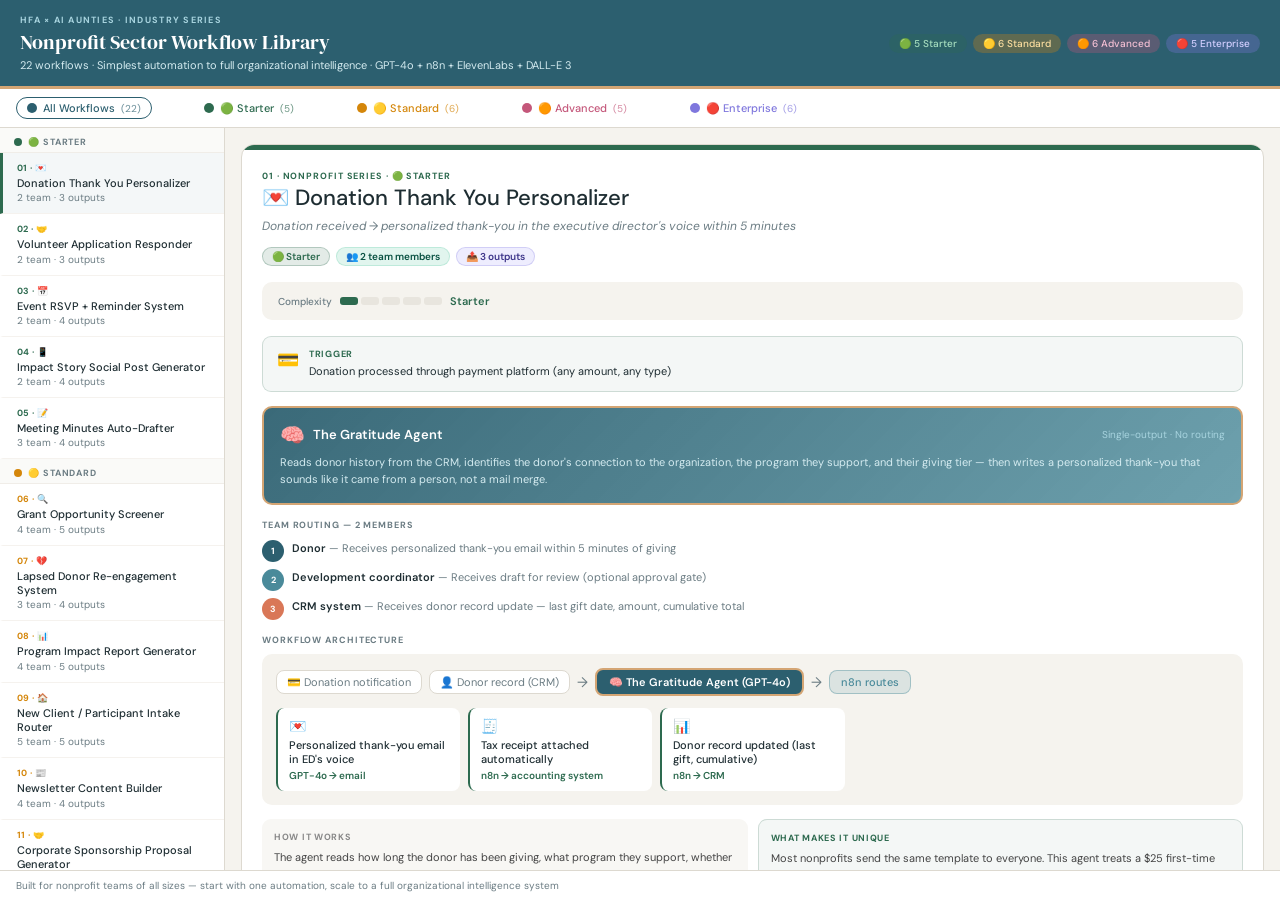
<file: nonprofit-workflows.html>
<!DOCTYPE html>
<html lang="en">
<head>
<meta charset="UTF-8">
<meta name="viewport" content="width=device-width, initial-scale=1.0">
<title>HFA × AI Aunties — Nonprofit Workflow Library</title>
<link href="https://fonts.googleapis.com/css2?family=DM+Sans:wght@300;400;500;600&family=DM+Serif+Display&display=swap" rel="stylesheet">
<style>
*{box-sizing:border-box;margin:0;padding:0}
:root{
  --teal:#2C5F6F;--teal-l:#4A8A9A;--gold:#D4A574;--coral:#D97757;
  --green:#8AB661;--purple:#7F77DD;--navy:#1E3A5F;--rose:#C4577A;
  --amber:#D4860A;--forest:#2D6A4F;--cream:#F5F3EE;--white:#fff;
  --border:#DDD9D0;--text:#1E2D32;--muted:#6B7C83;
  --t1:#2D6A4F;--t2:#D4860A;--t3:#C4577A;--t4:#7F77DD;
}
body{font-family:'DM Sans',sans-serif;background:var(--cream);color:var(--text);height:100vh;display:flex;flex-direction:column;overflow:hidden;font-size:13px}

/* HEADER */
.hdr{background:var(--teal);padding:14px 20px;border-bottom:3px solid var(--gold);flex-shrink:0;display:flex;justify-content:space-between;align-items:center;flex-wrap:wrap;gap:10px}
.hdr-left{}
.hdr-eye{font-size:9px;color:#A8D4DF;font-weight:700;letter-spacing:.14em;text-transform:uppercase;margin-bottom:2px}
.hdr-title{font-family:'DM Serif Display',serif;font-size:20px;color:#fff;margin-bottom:2px}
.hdr-sub{font-size:11px;color:#D4EBF0}
.hdr-pills{display:flex;gap:6px;flex-wrap:wrap}
.hdr-pill{font-size:10px;padding:3px 10px;border-radius:20px;font-weight:500}

/* TIER LEGEND */
.tierbar{background:#fff;border-bottom:1px solid var(--border);padding:8px 16px;display:flex;gap:16px;flex-shrink:0;flex-wrap:wrap;align-items:center;overflow-x:auto}
.tier-item{display:flex;align-items:center;gap:6px;cursor:pointer;padding:3px 10px;border-radius:20px;border:1px solid transparent;white-space:nowrap}
.tier-item.active{border-color:currentColor}
.tier-dot{width:10px;height:10px;border-radius:50%;flex-shrink:0}
.tier-label{font-size:11px;font-weight:500}
.tier-count{font-size:10px;opacity:.7}

/* MAIN */
.main{display:flex;flex:1;overflow:hidden;min-height:0}

/* SIDEBAR */
.sidebar{width:225px;background:#fff;border-right:1px solid var(--border);overflow-y:auto;flex-shrink:0}
.sidebar::-webkit-scrollbar{width:3px}.sidebar::-webkit-scrollbar-thumb{background:var(--border)}
.s-tier-header{padding:8px 14px 4px;font-size:9px;font-weight:700;text-transform:uppercase;letter-spacing:.1em;color:var(--muted);background:#FAFAF8;border-bottom:1px solid #F0EDE8;position:sticky;top:0;z-index:1;display:flex;align-items:center;gap:6px}
.s-dot{width:8px;height:8px;border-radius:50%;flex-shrink:0}
.sitem{padding:9px 14px;cursor:pointer;border-bottom:1px solid #F5F2EE;border-left:3px solid transparent;transition:all .1s}
.sitem:hover{background:#FAFAF8}
.sitem.active{border-left-color:var(--accent,var(--teal));background:rgba(44,95,111,.05)}
.sitem-num{font-size:9px;font-weight:700;letter-spacing:.04em;margin-bottom:2px}
.sitem-name{font-size:11px;font-weight:500;color:var(--text);line-height:1.3;margin-bottom:1px}
.sitem-tag{font-size:10px;color:var(--muted)}

/* DETAIL */
.detail{flex:1;overflow-y:auto;padding:16px}
.detail::-webkit-scrollbar{width:4px}.detail::-webkit-scrollbar-thumb{background:var(--border);border-radius:4px}
.dcard{background:#fff;border:1px solid var(--border);border-radius:13px;overflow:hidden}
.dcard-topbar{height:5px}
.dcard-body{padding:20px}

/* DETAIL HEADER */
.d-eyebrow{font-size:9px;font-weight:700;text-transform:uppercase;letter-spacing:.1em;margin:0 0 3px}
.d-title{font-size:22px;font-weight:500;color:var(--text);margin:0 0 6px;line-height:1.2}
.d-tagline{font-size:12px;color:var(--muted);font-style:italic;margin:0 0 12px;line-height:1.5}
.d-tags{display:flex;gap:6px;flex-wrap:wrap;margin-bottom:16px}
.dtag{font-size:10px;font-weight:600;padding:2px 9px;border-radius:20px}

/* COMPLEXITY METER */
.meter-wrap{background:var(--cream);border-radius:10px;padding:12px 16px;margin-bottom:16px;display:flex;align-items:center;gap:16px;flex-wrap:wrap}
.meter-item{display:flex;align-items:center;gap:8px}
.meter-label{font-size:10px;color:var(--muted);font-weight:500;white-space:nowrap}
.meter-bar{display:flex;gap:3px}
.meter-seg{width:18px;height:8px;border-radius:3px}
.meter-val{font-size:11px;font-weight:600}

/* TRIGGER */
.trigger-box{border-radius:9px;padding:11px 14px;margin-bottom:14px;display:flex;align-items:flex-start;gap:10px}
.trigger-icon{font-size:18px;flex-shrink:0}
.trigger-label{font-size:9px;font-weight:700;text-transform:uppercase;letter-spacing:.08em;margin-bottom:3px}
.trigger-text{font-size:11px;line-height:1.5}

/* AGENT BOX */
.agent-box{background:linear-gradient(135deg,#2C5F6Fee,#4A8A9Acc);border-radius:10px;padding:14px 16px;margin-bottom:14px;border:2px solid var(--gold)}
.agent-header{display:flex;align-items:center;gap:8px;margin-bottom:6px}
.agent-icon{font-size:20px}
.agent-name{font-size:13px;font-weight:600;color:#fff}
.agent-type{font-size:10px;color:#A8D4DF;margin-left:auto}
.agent-desc{font-size:11px;color:#D4EBF0;line-height:1.6}

/* TEAM */
.team-section{margin-bottom:14px}
.section-label{font-size:9px;font-weight:700;text-transform:uppercase;letter-spacing:.1em;color:var(--muted);margin:0 0 8px}
.team-grid{display:flex;flex-direction:column;gap:6px}
.team-row{display:flex;align-items:flex-start;gap:8px}
.team-avatar{width:22px;height:22px;border-radius:50%;display:flex;align-items:center;justify-content:center;font-size:9px;color:#fff;font-weight:700;flex-shrink:0;margin-top:1px}
.team-role{font-size:11px;font-weight:600;color:var(--text)}
.team-action{font-size:11px;color:var(--muted)}

/* FLOW */
.flow-area{background:var(--cream);border-radius:10px;padding:14px;margin-bottom:14px}
.flow-inputs{display:flex;gap:7px;flex-wrap:wrap;align-items:center;margin-bottom:12px}
.flow-chip{background:#fff;border:1px solid var(--border);border-radius:8px;padding:4px 10px;font-size:11px;color:var(--muted)}
.flow-arr{font-size:14px;color:var(--muted);flex-shrink:0}
.flow-agent{background:var(--teal);border:2px solid var(--gold);border-radius:8px;padding:5px 12px;font-size:11px;font-weight:600;color:#fff;flex-shrink:0}
.flow-n8n{background:rgba(74,138,154,.15);border:1px solid rgba(74,138,154,.4);border-radius:8px;padding:4px 11px;font-size:11px;font-weight:500;color:var(--teal-l);flex-shrink:0}
.routes-grid{display:grid;grid-template-columns:repeat(auto-fill,minmax(180px,1fr));gap:8px}
.route-card{background:#fff;border-radius:8px;padding:9px 11px;border-left:2px solid}
.route-icon{font-size:14px;margin-bottom:3px}
.route-label{font-size:11px;font-weight:500;color:var(--text);line-height:1.3;margin-bottom:2px}
.route-tool{font-size:10px;font-weight:600}

/* DESC */
.desc-row{display:grid;grid-template-columns:1fr 1fr;gap:10px;margin-bottom:14px}
@media(max-width:650px){.desc-row{grid-template-columns:1fr}}
.desc-box{border-radius:9px;padding:12px}
.desc-box-label{font-size:9px;font-weight:700;text-transform:uppercase;letter-spacing:.08em;margin-bottom:5px}
.desc-text{font-size:11px;line-height:1.65;color:#444}

/* PROGRESSION NOTE */
.prog-note{background:#E8F2F5;border-radius:9px;padding:11px 14px;display:flex;gap:10px;align-items:flex-start}
.prog-icon{font-size:16px;flex-shrink:0}
.prog-text{font-size:11px;color:var(--teal);line-height:1.5}

/* FOOTER */
.footer{background:#fff;border-top:1px solid var(--border);padding:8px 16px;flex-shrink:0}
.footer p{font-size:10px;color:var(--muted)}
</style>
</head>
<body>

<div class="hdr">
  <div class="hdr-left">
    <div class="hdr-eye">HFA × AI Aunties · Industry Series</div>
    <div class="hdr-title">Nonprofit Sector Workflow Library</div>
    <div class="hdr-sub">22 workflows · Simplest automation to full organizational intelligence · GPT-4o + n8n + ElevenLabs + DALL-E 3</div>
  </div>
  <div class="hdr-pills">
    <span class="hdr-pill" style="background:rgba(45,106,79,.3);color:#A8DFC0">🟢 5 Starter</span>
    <span class="hdr-pill" style="background:rgba(212,134,10,.3);color:#FDDFA0">🟡 6 Standard</span>
    <span class="hdr-pill" style="background:rgba(196,87,122,.3);color:#F5C0D4">🟠 6 Advanced</span>
    <span class="hdr-pill" style="background:rgba(127,119,221,.3);color:#D4D0FF">🔴 5 Enterprise</span>
  </div>
</div>

<div class="tierbar" id="tierbar"></div>

<div class="main">
  <div class="sidebar" id="sidebar"></div>
  <div class="detail" id="detail"></div>
</div>

<div class="footer"><p>Built for nonprofit teams of all sizes — start with one automation, scale to a full organizational intelligence system</p></div>

<script>
const TIERS=[
  {id:"all",label:"All Workflows",color:"#2C5F6F"},
  {id:"starter",label:"🟢 Starter",color:"#2D6A4F",desc:"Single trigger · 1–2 outputs · 1–3 team members"},
  {id:"standard",label:"🟡 Standard",color:"#D4860A",desc:"Multi-output · Basic routing · 2–5 team members"},
  {id:"advanced",label:"🟠 Advanced",color:"#C4577A",desc:"Complex routing · Cognitive judgment · 4–8 team members"},
  {id:"enterprise",label:"🔴 Enterprise",color:"#7F77DD",desc:"Full auntie system · Org-wide intelligence · 6–10 members"},
];

const TC=["#2C5F6F","#4A8A9A","#D97757","#8AB661","#D4A574","#C4577A","#D4860A","#7F77DD","#2D6A4F","#1E3A5F"];

const W=[
// ═══════════════ STARTER ═══════════════
{id:"w01",num:"01",tier:"starter",tierColor:"#2D6A4F",
name:"Donation Thank You Personalizer",
tagline:"Donation received → personalized thank-you in the executive director's voice within 5 minutes",
emoji:"💌",color:"#2D6A4F",
triggerIcon:"💳",trigger:"Donation processed through payment platform (any amount, any type)",
agentName:"The Gratitude Agent",agentType:"Single-output · No routing",
agentDesc:"Reads donor history from the CRM, identifies the donor's connection to the organization, the program they support, and their giving tier — then writes a personalized thank-you that sounds like it came from a person, not a mail merge.",
complexity:1,teamSize:2,outputs:3,
team:[
  {r:"Donor",a:"Receives personalized thank-you email within 5 minutes of giving"},
  {r:"Development coordinator",a:"Receives draft for review (optional approval gate)"},
  {r:"CRM system",a:"Receives donor record update — last gift date, amount, cumulative total"},
],
inputs:["💳 Donation notification","👤 Donor record (CRM)"],
routes:[
  {i:"💌",l:"Personalized thank-you email in ED's voice",t:"GPT-4o → email"},
  {i:"🧾",l:"Tax receipt attached automatically",t:"n8n → accounting system"},
  {i:"📊",l:"Donor record updated (last gift, cumulative)",t:"n8n → CRM"},
],
desc:"The agent reads how long the donor has been giving, what program they support, whether this is their first gift or their tenth, and whether they attended any events — and writes a thank-you that references those specifics. A first-time donor of $25 gets a different letter than a five-year sustainer who increased their gift.",
unique:"Most nonprofits send the same template to everyone. This agent treats a $25 first-time donor with the same personalized attention as a $5,000 major donor — because the relationship at $25 is where the $5,000 eventually comes from.",
prog:"Every nonprofit needs this as their first automation. The ROI is immediate — donor retention improves when people feel seen, and this costs nothing to run after setup."},

{id:"w02",num:"02",tier:"starter",tierColor:"#2D6A4F",
name:"Volunteer Application Responder",
tagline:"Application submitted → personalized acknowledgment + next steps + orientation invite — instantly",
emoji:"🤝",color:"#2D6A4F",
triggerIcon:"📋",trigger:"Volunteer application form submitted",
agentName:"The Welcome Agent",agentType:"Single-output · No routing",
agentDesc:"Reads the applicant's stated interests, skills, and availability — then sends a response that acknowledges specifically what they said, tells them exactly which programs they'd be a fit for, and outlines the next step clearly.",
complexity:1,teamSize:2,outputs:3,
team:[
  {r:"Volunteer applicant",a:"Receives personalized acknowledgment + next steps"},
  {r:"Volunteer coordinator",a:"Receives application summary + recommended program placement"},
  {r:"Database",a:"Receives new volunteer record with interest tags"},
],
inputs:["📋 Volunteer application form"],
routes:[
  {i:"📧",l:"Personalized acknowledgment + program fit + next steps",t:"GPT-4o → email"},
  {i:"📅",l:"Orientation session calendar invite",t:"n8n → calendar"},
  {i:"👤",l:"New volunteer record with interest tags",t:"n8n → volunteer database"},
],
desc:"Volunteer drop-off between application and first shift is one of the biggest losses in nonprofit capacity. This agent eliminates the gap by responding instantly and specifically — telling the applicant not just 'we got your form' but 'based on your background in education, you'd be great for our after-school tutoring program on Tuesday afternoons.'",
unique:"The program match recommendation is generated from the applicant's skills and availability cross-referenced against current program needs — making the coordinator's job a quick approval rather than a manual matching exercise.",
prog:"Start here if volunteer management is a pain point. The setup takes 2 hours and immediately eliminates the most common volunteer complaint: 'I applied and never heard back.'"},

{id:"w03",num:"03",tier:"starter",tierColor:"#2D6A4F",
name:"Event RSVP + Reminder System",
tagline:"Registration confirmed → automated confirmation + reminder sequence + day-of logistics — zero manual follow-up",
emoji:"📅",color:"#2D6A4F",
triggerIcon:"🎟️",trigger:"Event registration form submitted",
agentName:"The Event Concierge Agent",agentType:"Single-output · Timed sequence",
agentDesc:"Reads the event details and the registrant's history with the organization, then sends a confirmation that feels personal, followed by a timed reminder sequence that reduces no-shows without requiring a staff member to remember to send anything.",
complexity:1,teamSize:2,outputs:4,
team:[
  {r:"Registrant",a:"Receives confirmation + 3-message reminder sequence"},
  {r:"Event coordinator",a:"Receives running RSVP count + dietary/accessibility flags"},
  {r:"Program staff",a:"Receives day-of attendee list with relevant notes"},
],
inputs:["🎟️ Registration form","📋 Event details"],
routes:[
  {i:"📧",l:"Instant confirmation with event details + calendar invite",t:"n8n → email + calendar"},
  {i:"🔔",l:"48-hr reminder with logistics + parking/directions",t:"n8n scheduled"},
  {i:"📱",l:"Day-of reminder with check-in instructions",t:"n8n → SMS or email"},
  {i:"📊",l:"Running RSVP count + flag list to coordinator",t:"n8n → coordinator dashboard"},
],
desc:"The reminder sequence is not generic. The 48-hour reminder references the specific event, the speaker or activity the person registered for, and any logistics specific to the venue. Day-of no-shows drop significantly when the reminder answers the questions people are actually asking the day before.",
unique:"The agent flags dietary restrictions and accessibility needs in a separate alert to the event coordinator — so they're not buried in a spreadsheet the day of the event.",
prog:"A 30-minute setup that pays for itself the first time it eliminates a missed follow-up or a no-show that could have been prevented."},

{id:"w04",num:"04",tier:"starter",tierColor:"#2D6A4F",
name:"Impact Story Social Post Generator",
tagline:"One program update or client story → platform-native posts for Facebook, Instagram, and LinkedIn simultaneously",
emoji:"📱",color:"#2D6A4F",
triggerIcon:"✍️",trigger:"Staff submits a program update, client story, or impact milestone (text or voice note)",
agentName:"The Storytelling Agent",agentType:"Single-output · Multi-format",
agentDesc:"Takes a raw story or program update — even a rough voice memo — and transforms it into three platform-appropriate posts. Each one is written in the organization's established voice and tuned to how that platform's audience actually engages with nonprofit content.",
complexity:1,teamSize:2,outputs:4,
team:[
  {r:"Program staff",a:"Submits raw story or program update"},
  {r:"Communications coordinator",a:"Receives three ready-to-post social drafts for approval"},
  {r:"Social audience",a:"Receives platform-native content that drives engagement"},
],
inputs:["✍️ Raw story or program update (text or voice memo)"],
routes:[
  {i:"👍",l:"Facebook post (community-warm, longer form)",t:"GPT-4o"},
  {i:"📸",l:"Instagram caption (visual-forward, hashtag-optimized)",t:"GPT-4o"},
  {i:"💼",l:"LinkedIn post (mission-professional, donor-facing)",t:"GPT-4o"},
  {i:"🖼️",l:"DALL-E image direction brief for coordinator",t:"DALL-E 3 brief"},
],
desc:"Program staff are the closest to the stories that move donors — but they're not writers or social media managers. This workflow closes that gap. They voice-memo what happened in Tuesday's program, and the agent turns it into three posts that are ready to go with one approval click.",
unique:"The LinkedIn version is specifically written for donor and funder audiences — it leads with impact data and mission alignment. The Facebook version leads with human connection. Same story, two completely different emotional entry points.",
prog:"Gets the communications team out of the bottleneck of waiting for stories from program staff. The volume of authentic content increases immediately."},

{id:"w05",num:"05",tier:"starter",tierColor:"#2D6A4F",
name:"Meeting Minutes Auto-Drafter",
tagline:"Meeting recording or rough notes → structured minutes + action items routed to responsible parties",
emoji:"📝",color:"#2D6A4F",
triggerIcon:"🎙️",trigger:"Meeting recording or rough notes uploaded after any staff or board meeting",
agentName:"The Minutes Agent",agentType:"Single-output + light routing",
agentDesc:"Reads or transcribes the meeting content, identifies decisions made, action items assigned, and open questions, then produces a structured minutes document — and sends each action item directly to the person responsible for it.",
complexity:1,teamSize:3,outputs:4,
team:[
  {r:"Meeting facilitator",a:"Uploads recording or rough notes"},
  {r:"All attendees",a:"Receive clean formatted minutes document"},
  {r:"Action item owners",a:"Each receives their specific action items by email"},
  {r:"Executive director",a:"Receives summary of decisions made + open items"},
],
inputs:["🎙️ Meeting recording or rough notes"],
routes:[
  {i:"📋",l:"Formatted minutes document (decisions, actions, open items)",t:"GPT-4o → Notion/Google Doc"},
  {i:"📧",l:"Action items routed to each responsible person",t:"n8n → email per person"},
  {i:"✅",l:"Action items created in ClickUp with due dates",t:"n8n → ClickUp"},
  {i:"📊",l:"Executive summary: decisions made + unresolved items",t:"GPT-4o → ED email"},
],
desc:"The most common nonprofit administrative failure: things decided in a meeting never get followed through because nobody wrote it down clearly and nobody sent reminders. This workflow eliminates both problems — the minutes are always clean and every action item lands directly in the responsible person's inbox and task manager.",
unique:"The agent distinguishes between decisions (things resolved), action items (things assigned), and open questions (things still pending) — so the minutes are actually useful rather than a wall of text nobody reads.",
prog:"The second-most impactful starter automation after the thank-you system. Every meeting becomes immediately more accountable."},

// ═══════════════ STANDARD ═══════════════
{id:"w06",num:"06",tier:"standard",tierColor:"#D4860A",
name:"Grant Opportunity Screener",
tagline:"New grant RFP found → eligibility assessment + deadline calendar + team assignment — routed before a human reads the whole document",
emoji:"🔍",color:"#D4860A",
triggerIcon:"📄",trigger:"New grant RFP received via email, foundation website, or grant database alert",
agentName:"The Grant Scout Agent",agentType:"Multi-output · Role-based routing",
agentDesc:"Reads the full RFP and the organization's program descriptions, past grant history, and budget capacity — then produces an eligibility and fit assessment, routes the decision to the right people, and creates deadline tracking before a human has finished reading the first page.",
complexity:2,teamSize:4,outputs:5,
team:[
  {r:"Executive director",a:"Receives fit summary + go/no-go recommendation"},
  {r:"Grants manager",a:"Receives full eligibility assessment + requirements checklist"},
  {r:"Program director",a:"Receives program alignment brief — which programs qualify"},
  {r:"Finance manager",a:"Receives budget eligibility notes + match requirement flag"},
],
inputs:["📄 Grant RFP (PDF or link)","📋 Org program descriptions + past grant history"],
routes:[
  {i:"✅",l:"Eligibility + fit assessment to grants manager",t:"GPT-4o → Notion"},
  {i:"👔",l:"Go/no-go recommendation to executive director",t:"GPT-4o → email"},
  {i:"💰",l:"Budget + match requirement flag to finance",t:"GPT-4o → email"},
  {i:"📅",l:"Deadline + internal milestones added to grant calendar",t:"n8n → ClickUp"},
  {i:"📂",l:"RFP filed to grant opportunity database",t:"n8n → Supabase"},
],
desc:"Most nonprofits spend hours reading RFPs for grants they aren't eligible for. This agent screens every opportunity in minutes — reading eligibility requirements, geographic restrictions, budget minimums, and program alignment — and routes a clear recommendation before anyone invests significant time.",
unique:"The go/no-go recommendation to the ED includes a one-sentence rationale — 'Strong fit: aligns with education programs, $75K ask is within range, no match required' — so the decision takes 30 seconds instead of a staff meeting.",
prog:"For organizations pursuing 10+ grants per year, this reclaims 3–5 hours per RFP that would otherwise be spent on initial assessment."},

{id:"w07",num:"07",tier:"standard",tierColor:"#D4860A",
name:"Lapsed Donor Re-engagement System",
tagline:"Donor hasn't given in 12+ months → personalized re-engagement based on their giving history and program connection",
emoji:"💔",color:"#D4860A",
triggerIcon:"⏰",trigger:"Donor flag: 12+ months since last gift (pulled from CRM on a weekly schedule)",
agentName:"The Re-engagement Agent",agentType:"Multi-output · Segmented by lapse reason",
agentDesc:"Pulls each lapsed donor's full history — what they gave to, how they engaged, whether they attended events, what communications they opened — and writes a re-engagement message that acknowledges the relationship and reconnects them to the impact their past giving made.",
complexity:2,teamSize:3,outputs:4,
team:[
  {r:"Development coordinator",a:"Reviews and approves segmented re-engagement drafts"},
  {r:"Executive director",a:"Receives high-value lapsed donor list for personal outreach"},
  {r:"Lapsed donors",a:"Receive personalized re-engagement in program officer's voice"},
  {r:"CRM system",a:"Updated with re-engagement attempt + response tracking"},
],
inputs:["📊 Lapsed donor list from CRM","👤 Individual donor history per record"],
routes:[
  {i:"📧",l:"Personalized email — references their specific past giving",t:"GPT-4o → email"},
  {i:"🔴",l:"High-value lapsers flagged for personal ED outreach",t:"n8n → ED alert"},
  {i:"📋",l:"Lapsed donor list with re-engagement status tracked",t:"n8n → CRM update"},
  {i:"📊",l:"Re-engagement campaign performance report",t:"n8n → weekly digest"},
],
desc:"A lapsed donor who gave for 3 years and then stopped is not the same as someone who gave once. This agent knows the difference and writes accordingly — 'We miss you. Here's what your 3 years of support for the literacy program made possible' — not a generic 'we'd love to have you back.'",
unique:"The segmentation is behavioral, not just by lapse length. A donor who attended the gala and then stopped gets a different message than one who only gave online. The agent reads the full engagement history before writing a single word.",
prog:"Lapsed donor re-engagement is one of the highest-ROI fundraising activities. A 10% re-engagement rate on a list of 200 lapsed donors at an average gift of $200 is $4,000 from one automated workflow."},

{id:"w08",num:"08",tier:"standard",tierColor:"#D4860A",
name:"Program Impact Report Generator",
tagline:"Monthly program data → funder-facing report + internal dashboard brief + social impact content — three audiences from one data set",
emoji:"📊",color:"#D4860A",
triggerIcon:"📈",trigger:"Monthly program data submitted by program staff (numbers, stories, outputs)",
agentName:"The Impact Narrative Agent",agentType:"Multi-output · Audience-native translation",
agentDesc:"Takes the raw program data — numbers served, services delivered, outcomes measured — and translates it into three completely different documents for three completely different audiences. The funder report is formal and data-forward. The internal brief is operational. The social content leads with human story.",
complexity:2,teamSize:4,outputs:5,
team:[
  {r:"Program staff",a:"Submit monthly data + 1–2 client stories"},
  {r:"Grants manager",a:"Receives funder-facing impact report (ready to submit)"},
  {r:"Executive director",a:"Receives internal dashboard brief with flags"},
  {r:"Communications team",a:"Receives social content package from program data"},
  {r:"Finance manager",a:"Receives cost-per-outcome summary for budget reporting"},
],
inputs:["📈 Monthly program data","💬 1–2 client stories from staff","🎯 Grant reporting requirements"],
routes:[
  {i:"📋",l:"Funder-facing impact report (grant report ready)",t:"GPT-4o → Word/PDF"},
  {i:"📊",l:"Internal dashboard brief with performance flags",t:"GPT-4o → Notion"},
  {i:"📱",l:"Social impact content (3 posts + 1 story)",t:"GPT-4o + Creatom"},
  {i:"💰",l:"Cost-per-outcome summary for finance",t:"GPT-4o → finance report"},
  {i:"🖼️",l:"Infographic data brief for designer",t:"GPT-4o → DALL-E brief"},
],
desc:"Program staff are already collecting the data. The problem is that it lives in a spreadsheet and never gets turned into the narrative that funders, boards, and donors need to see. This workflow takes the spreadsheet and produces every document that data should become — automatically.",
unique:"The funder report is written in the specific language of the grant it's reporting on — using the outcome metrics and terminology from the original grant agreement, not generic program language. This dramatically reduces revision cycles.",
prog:"For orgs with active grants, this saves 4–6 hours per reporting period and eliminates the scramble that happens every quarter when multiple reports are due simultaneously."},

{id:"w09",num:"09",tier:"standard",tierColor:"#D4860A",
name:"New Client / Participant Intake Router",
tagline:"Client intake form submitted → case manager briefed + waitlist updated + community resources identified + client welcomed",
emoji:"🏠",color:"#D4860A",
triggerIcon:"📋",trigger:"New client or program participant intake form completed",
agentName:"The Intake Intelligence Agent",agentType:"Multi-output · Urgency-based routing",
agentDesc:"Reads the full intake form, assesses urgency and need complexity, identifies which program or case manager is the right fit, pulls relevant community resources based on stated needs, and routes simultaneously to every team member who needs to act — while sending the client a warm welcome.",
complexity:2,teamSize:5,outputs:5,
team:[
  {r:"Intake coordinator",a:"Receives triage summary + urgency flag"},
  {r:"Assigned case manager",a:"Receives client profile + needs assessment + recommended resources"},
  {r:"Program director",a:"Receives capacity flag if program is near capacity"},
  {r:"Client",a:"Receives warm welcome + confirmation + next steps"},
  {r:"Database",a:"New client record created with intake data"},
],
inputs:["📋 Client intake form","🗂️ Program capacity data","📚 Community resource database"],
routes:[
  {i:"⚡",l:"Triage summary + urgency flag to intake coordinator",t:"GPT-4o → email"},
  {i:"👤",l:"Client profile + resource list to assigned case manager",t:"GPT-4o → case system"},
  {i:"🏘️",l:"Relevant community resources identified and attached",t:"Supabase query + GPT-4o"},
  {i:"📧",l:"Warm welcome + next steps to client",t:"GPT-4o → email"},
  {i:"📊",l:"New client record created",t:"n8n → client database"},
],
desc:"Intake coordinators often have to manually look up resources, determine which case manager has capacity, and write individual welcome emails for every new client. This workflow does all three in the time it takes to close the intake form.",
unique:"Community resource matching pulls from a Supabase database of local resources filtered by the client's stated needs, location, and eligibility. The case manager receives a curated list — not a link to 211.",
prog:"For direct service organizations, this is often the highest-impact workflow because it directly improves the quality of the first interaction with a vulnerable client."},

{id:"w10",num:"10",tier:"standard",tierColor:"#D4860A",
name:"Newsletter Content Builder",
tagline:"Monthly content brief → complete newsletter with program updates, impact story, donor spotlight, and CTA — ready to send",
emoji:"📰",color:"#D4860A",
triggerIcon:"📝",trigger:"Staff submit monthly content inputs (program updates, stories, events)",
agentName:"The Newsletter Agent",agentType:"Multi-output · Voice-matched content",
agentDesc:"Takes raw inputs from multiple staff members — program updates, client stories, upcoming events, donor recognition — and assembles a cohesive, on-brand newsletter in the organization's established voice. Each section flows into the next as a narrative, not a list of announcements.",
complexity:2,teamSize:4,outputs:4,
team:[
  {r:"Program staff",a:"Submit raw updates + client story"},
  {r:"Communications coordinator",a:"Receives assembled newsletter draft for approval"},
  {r:"Executive director",a:"Receives ED message section draft"},
  {r:"Development team",a:"Receives donor spotlight section + CTA copy"},
],
inputs:["📝 Staff content inputs","📅 Upcoming events list","🎯 Monthly CTA or campaign focus"],
routes:[
  {i:"📰",l:"Full newsletter draft in org voice",t:"GPT-4o → email platform"},
  {i:"📱",l:"3 social teasers extracted from newsletter content",t:"GPT-4o"},
  {i:"🎯",l:"Subject line A/B test variants (3 options)",t:"GPT-4o"},
  {i:"📊",l:"Previous newsletter performance brief included as context",t:"n8n → analytics pull"},
],
desc:"Nonprofit newsletters are often either never sent (because production takes too long) or sent as a wall of announcements that nobody reads. This agent assembles a narrative-driven newsletter where each section connects to the next — so the program update leads into the client story leads into the donor impact statement leads into the ask.",
unique:"The subject line generator produces three variants with different psychological angles — curiosity, impact, and urgency — so the team can pick or A/B test rather than agonizing over one.",
prog:"Gets the newsletter from 'we should do this monthly' to actually happening monthly, without requiring a full day of communications staff time."},

{id:"w11",num:"11",tier:"standard",tierColor:"#D4860A",
name:"Corporate Sponsorship Proposal Generator",
tagline:"Company name + event brief → fully researched, personalized sponsorship proposal in their industry language",
emoji:"🤝",color:"#D4860A",
triggerIcon:"🏢",trigger:"Development staff identify a corporate prospect and submit basic company information",
agentName:"The Corporate Partnership Agent",agentType:"Research + output generation",
agentDesc:"Researches the company's philanthropy history, industry, stated CSR priorities, and local footprint — then builds a sponsorship proposal that speaks to what that company actually cares about, not a generic packet with the org's name swapped in.",
complexity:2,teamSize:4,outputs:4,
team:[
  {r:"Development director",a:"Reviews + approves personalized proposal"},
  {r:"Event coordinator",a:"Receives sponsorship tier structure + benefit list"},
  {r:"Executive director",a:"Receives talking points brief for the ask meeting"},
  {r:"Prospect company",a:"Receives polished, researched proposal"},
],
inputs:["🏢 Company name + basic info","📋 Event or program brief","💰 Sponsorship tier structure"],
routes:[
  {i:"📄",l:"Personalized sponsorship proposal PDF",t:"GPT-4o → PDF"},
  {i:"🎤",l:"Talking points for the ask meeting",t:"GPT-4o → brief doc"},
  {i:"📧",l:"Outreach email to accompany proposal",t:"GPT-4o → email draft"},
  {i:"📊",l:"Company research summary filed to CRM",t:"n8n → CRM"},
],
desc:"Most nonprofit sponsorship proposals are identical packets with a corporate logo dropped in. This agent reads the company's public communications, their foundation's giving history, and their stated community priorities — and writes a proposal that opens with what their company cares about before making any ask.",
unique:"The talking points brief for the ask meeting is calibrated to what the corporate contact's role likely cares about — a marketing director cares about brand visibility, a CSR director cares about community impact metrics, a CEO cares about employee engagement. The agent identifies which is most likely and leads with that.",
prog:"Corporate sponsorship is often underpursued by nonprofits because the proposal process feels overwhelming. This makes it a 20-minute process instead of a 3-day one."},

// ═══════════════ ADVANCED ═══════════════
{id:"w12",num:"12",tier:"advanced",tierColor:"#C4577A",
name:"Annual Appeal Campaign Engine",
tagline:"Campaign brief → complete year-end appeal package: segmented email series + social + direct mail + board talking points",
emoji:"📬",color:"#C4577A",
triggerIcon:"🎄",trigger:"Development team submits annual appeal campaign brief (theme, ask amounts, deadline)",
agentName:"The Campaign Architect Agent",agentType:"Complex multi-output · Donor segmentation",
agentDesc:"Builds a complete year-end campaign from a single brief — producing different versions of every piece for different donor segments (new, lapsed, mid-level, major, sustainer) and every channel (email, social, direct mail). Every piece shares the same campaign theme but speaks to each segment's specific relationship with the organization.",
complexity:3,teamSize:6,outputs:8,
team:[
  {r:"Development director",a:"Reviews complete campaign package before launch"},
  {r:"Communications coordinator",a:"Receives social content calendar for the campaign period"},
  {r:"Major gifts officer",a:"Receives major donor personal outreach scripts"},
  {r:"Board members",a:"Receive talking points for personal asks to their networks"},
  {r:"Finance",a:"Receives campaign goal tracking setup"},
  {r:"All donor segments",a:"Receive segment-appropriate campaign communications"},
],
inputs:["📋 Campaign brief (theme, goal, ask amounts)","🗃️ Donor segment data from CRM","📅 Campaign timeline"],
routes:[
  {i:"📧",l:"5-email series × 4 donor segments (20 emails total)",t:"GPT-4o → email platform"},
  {i:"📬",l:"Direct mail letter — 2 versions (acquisition + retention)",t:"GPT-4o → print-ready"},
  {i:"📱",l:"Social content calendar (daily posts for campaign period)",t:"GPT-4o + Creatom"},
  {i:"🎤",l:"Board member talking points for personal asks",t:"GPT-4o → brief"},
  {i:"💼",l:"Major donor personal outreach scripts",t:"GPT-4o → briefing doc"},
  {i:"🎯",l:"Subject line variants for A/B testing",t:"GPT-4o"},
  {i:"📊",l:"Campaign tracking dashboard setup",t:"n8n → analytics"},
  {i:"🖼️",l:"DALL-E campaign visual direction brief",t:"DALL-E 3 brief"},
],
desc:"Year-end appeals fail when they treat all donors the same. A sustainer who has given monthly for 3 years should receive a campaign that honors that loyalty. A lapsed donor who hasn't given in 18 months needs a different re-entry message. A new donor acquired in October needs a first-year experience. This agent writes all of them simultaneously from one campaign brief.",
unique:"The segmented email series isn't just 'personalization fields' — the emotional arc of each series is different. The sustainer series leads with loyalty and community. The lapsed series leads with what they've missed and what's at stake. The new donor series leads with welcoming them into something meaningful.",
prog:"Year-end is when most nonprofits raise 30–40% of their annual revenue. A well-segmented campaign vs. a blast email can mean a 20–30% lift. This is where automation directly affects organizational sustainability."},

{id:"w13",num:"13",tier:"advanced",tierColor:"#C4577A",
name:"Grant Application Intelligence System",
tagline:"Grant deadline approaching → narrative draft + budget framework + logic model + compliance checklist — full team activated",
emoji:"📝",color:"#C4577A",
triggerIcon:"⏰",trigger:"Grant deadline is 4 weeks out (triggered from grant calendar)",
agentName:"The Grant Writer Agent",agentType:"Complex multi-output · Document generation",
agentDesc:"Reads the RFP requirements, the organization's past successful grants, the program data for the relevant program, and the funder's stated priorities — then produces a complete first-draft application package routed to every team member who needs to contribute, with specific instructions for each person's section.",
complexity:3,teamSize:7,outputs:7,
team:[
  {r:"Grants manager",a:"Receives full draft narrative + revision instructions"},
  {r:"Program director",a:"Receives program description section + outcomes to verify"},
  {r:"Executive director",a:"Receives organizational capacity section + sign-off brief"},
  {r:"Finance manager",a:"Receives budget framework + budget narrative draft"},
  {r:"Board chair",a:"Receives letter of support draft to review and sign"},
  {r:"Evaluation staff",a:"Receives evaluation plan draft based on proposed outcomes"},
  {r:"Development director",a:"Receives compilation checklist + submission requirements"},
],
inputs:["📄 Grant RFP","📊 Program data + outcomes","📋 Org financials summary","🗃️ Past successful grant narratives"],
routes:[
  {i:"📝",l:"Full narrative first draft (all required sections)",t:"GPT-4o → Word"},
  {i:"💰",l:"Budget framework + budget narrative",t:"GPT-4o → Excel + narrative"},
  {i:"📐",l:"Logic model draft",t:"GPT-4o → visual framework"},
  {i:"📋",l:"Compliance checklist — every requirement mapped",t:"GPT-4o → ClickUp"},
  {i:"💌",l:"Letters of support drafts for partner orgs",t:"GPT-4o → email to partners"},
  {i:"✅",l:"Each team member's section with specific revision instructions",t:"GPT-4o → routed emails"},
  {i:"📅",l:"Internal deadline schedule — who needs to return what by when",t:"n8n → ClickUp tasks"},
],
desc:"Grant writing is the activity most nonprofits wish they could do more of and most often don't because it's resource-intensive. This workflow doesn't replace the writer — it gives them a strong first draft of every section so they spend their expertise on refinement, not starting from a blank page.",
unique:"The revision instructions routed to each team member tell them specifically what the agent was uncertain about in their section — 'The program director should verify these outcome numbers and add any qualitative evidence from the last program cycle.' It's a smart draft, not just a draft.",
prog:"For organizations with a grants manager, this 3x their application volume without 3x the time. For organizations without a dedicated grants manager, it makes serious grant writing possible at all."},

{id:"w14",num:"14",tier:"advanced",tierColor:"#C4577A",
name:"Major Donor Cultivation Intelligence",
tagline:"Prospect identified → research brief + cultivation strategy + ask amount + meeting talking points + stewardship plan",
emoji:"💎",color:"#C4577A",
triggerIcon:"👤",trigger:"Major donor prospect added to portfolio OR existing donor flagged for upgrade conversation",
agentName:"The Moves Management Agent",agentType:"Research + strategy generation · CRM-integrated",
agentDesc:"Pulls everything knowable about a prospect — their wealth indicators, philanthropy history, connection to the organization, personal interests, and network — then builds a cultivation strategy with specific touchpoints, a recommended ask amount, meeting talking points, and a stewardship plan for after the gift.",
complexity:3,teamSize:5,outputs:6,
team:[
  {r:"Major gifts officer",a:"Receives full research brief + cultivation strategy + ask framework"},
  {r:"Executive director",a:"Receives relationship-building talking points for ED engagement"},
  {r:"Board member (connector)",a:"Receives introduction briefing if they know the prospect"},
  {r:"Development assistant",a:"Receives stewardship calendar to implement"},
  {r:"CRM system",a:"Receives cultivation plan + all touchpoints as tasks"},
],
inputs:["👤 Prospect name + known connection","💼 CRM relationship history","🔍 Prospect research (wealth screening data)"],
routes:[
  {i:"🔍",l:"Prospect research brief (wealth, philanthropy, interests)",t:"GPT-4o + web research"},
  {i:"🗓️",l:"12-month cultivation strategy with specific touchpoints",t:"GPT-4o → strategy doc"},
  {i:"💰",l:"Ask amount framework with rationale",t:"GPT-4o → brief"},
  {i:"🎤",l:"Meeting talking points calibrated to prospect's interests",t:"GPT-4o → brief"},
  {i:"💌",l:"Stewardship plan post-gift",t:"GPT-4o → stewardship calendar"},
  {i:"📊",l:"All touchpoints loaded as CRM tasks with reminders",t:"n8n → CRM"},
],
desc:"Major gift cultivation fails when it's inconsistent — when the relationship goes cold because the officer forgot to send the article they said they'd send, or when the ask is made too early or too late. This system creates a cultivation plan that runs on its own and alerts the officer when each touchpoint is due.",
unique:"The ask amount isn't a guess — it's derived from the prospect's giving capacity, their relationship depth with the organization, their history of giving at other organizations, and the principle of making an ask that's meaningful but not insulting. The rationale is included so the officer can adapt it in the room.",
prog:"Moving one major donor from $5,000 to $25,000 covers the cost of this entire workflow implementation. Most organizations have 5–10 prospects who should be in active cultivation but aren't because there's no system."},

{id:"w15",num:"15",tier:"advanced",tierColor:"#C4577A",
name:"Board Meeting Intelligence Package",
tagline:"Board meeting 2 weeks out → complete board packet assembled from live data across all departments simultaneously",
emoji:"🏛️",color:"#C4577A",
triggerIcon:"📅",trigger:"Board meeting is 14 days out (triggered from board calendar)",
agentName:"The Governance Intelligence Agent",agentType:"Complex assembly · Live data synthesis",
agentDesc:"Pulls live data from finance, programs, development, and HR — synthesizes it into a complete board packet with an executive summary, committee reports, consent calendar items, and talking points for the ED — two weeks before the meeting, so there's time for review and revision.",
complexity:3,teamSize:8,outputs:7,
team:[
  {r:"Executive director",a:"Receives ED talking points + key decisions to flag"},
  {r:"Finance manager",a:"Receives financial report section for review"},
  {r:"Program director",a:"Receives program update section for review"},
  {r:"Development director",a:"Receives fundraising report section for review"},
  {r:"Board chair",a:"Receives agenda + consent calendar + pre-read summary"},
  {r:"Board members",a:"Receive complete board packet 10 days before meeting"},
  {r:"Board secretary",a:"Receives draft agenda + prior meeting minutes for approval"},
],
inputs:["📊 Live financial data","📈 Program data","💰 Fundraising pipeline","📅 Board calendar + agenda items"],
routes:[
  {i:"📋",l:"Complete board packet (all sections assembled)",t:"GPT-4o → PDF"},
  {i:"📊",l:"Financial dashboard with variance analysis",t:"GPT-4o → formatted report"},
  {i:"🎤",l:"ED talking points for each agenda item",t:"GPT-4o → brief"},
  {i:"✅",l:"Consent calendar items identified + formatted",t:"GPT-4o → agenda"},
  {i:"📧",l:"Board packet distributed with read-by date",t:"n8n → board email list"},
  {i:"📝",l:"Prior meeting minutes draft for approval",t:"GPT-4o → minutes doc"},
  {i:"⚠️",l:"ED flagged on items requiring board decision",t:"GPT-4o → priority brief"},
],
desc:"Board packets assembled the day before the meeting are always incomplete and always stressful. This system pulls the data two weeks out, gives every department head time to review their section, and delivers a complete packet to board members with enough time to actually read it.",
unique:"The ED talking points brief is the most valuable output. For each agenda item, the agent identifies: what decision is needed, what the ED should recommend, what questions board members are likely to ask, and what context they need to answer confidently.",
prog:"Well-prepared board meetings lead to better governance decisions and board members who are engaged rather than disengaged. Board retention and giving are directly correlated with meeting quality."},

{id:"w16",num:"16",tier:"advanced",tierColor:"#C4577A",
name:"Volunteer Lifecycle Management System",
tagline:"Volunteer at any stage → stage-appropriate communication, recognition, and pathway — fully automated",
emoji:"🌱",color:"#C4577A",
triggerIcon:"🔄",trigger:"Multiple triggers: application received, training completed, 90-day milestone, annual anniversary, 3-month inactivity, leadership readiness flag",
agentName:"The Volunteer Journey Agent",agentType:"Multi-trigger · Stage-based routing",
agentDesc:"Manages the entire volunteer relationship from first contact through leadership development. Each trigger produces a stage-appropriate communication and action — so volunteers feel recognized at every milestone and coordinators focus on relationship-building rather than administrative tracking.",
complexity:3,teamSize:5,outputs:8,
team:[
  {r:"Volunteer coordinator",a:"Receives weekly digest of milestones + flags needing attention"},
  {r:"Program staff",a:"Receive notification when volunteers complete training for their program"},
  {r:"Executive director",a:"Receives leadership-ready volunteer flags for direct cultivation"},
  {r:"Volunteers",a:"Receive stage-appropriate recognition and engagement communications"},
  {r:"HR / Operations",a:"Receives volunteer hours reports for grant reporting"},
],
inputs:["📊 Volunteer database (hours, stage, program)","📅 Training completion records","⏰ Time-based triggers"],
routes:[
  {i:"📧",l:"Application: personalized welcome + orientation info",t:"GPT-4o → email"},
  {i:"🎓",l:"Training complete: program assignment + first shift confirmation",t:"n8n → coordinator alert"},
  {i:"🏅",l:"90-day: milestone recognition + impact reflection",t:"GPT-4o → email"},
  {i:"🎂",l:"Anniversary: personalized celebration in ED's voice",t:"GPT-4o → email"},
  {i:"🔔",l:"3-month inactive: gentle re-engagement check-in",t:"GPT-4o → email"},
  {i:"🌟",l:"Leadership ready: flagged to ED + invitation to expanded role",t:"GPT-4o → ED brief"},
  {i:"📊",l:"Monthly volunteer hours report for grant compliance",t:"n8n → report"},
  {i:"💌",l:"End of year: volunteer impact summary + thank you",t:"GPT-4o → email"},
],
desc:"Volunteer retention is the most undermanaged asset in most nonprofits. People leave not because they don't care but because nobody remembered to say thank you, or acknowledge their anniversary, or invite them to do more. This system never forgets.",
unique:"The leadership-ready flag is generated from behavioral signals — volunteers who show up reliably, take initiative, and engage with staff beyond their assigned role get flagged for leadership pathway conversations rather than waiting for a coordinator to notice.",
prog:"Volunteer lifetime value calculation: if a volunteer gives 4 hours/week at $30/hour (national volunteer value rate), they contribute $6,240 per year. Losing them to inattention is a real financial loss. Retaining them costs a few automated emails."},

// ═══════════════ ENTERPRISE ═══════════════
{id:"w17",num:"17",tier:"enterprise",tierColor:"#7F77DD",
name:"Annual Report Production System",
tagline:"Fiscal year data → complete annual report: narrative + design briefs + infographics + donor honor roll + print + digital versions",
emoji:"📚",color:"#7F77DD",
triggerIcon:"📅",trigger:"Fiscal year closes + data collection period complete",
agentName:"The Annual Report Architect",agentType:"Full document production · Multi-team assembly",
agentDesc:"Synthesizes an entire year of program data, financial results, donor contributions, and organizational milestones into a complete annual report — routing every section to the appropriate team member with specific briefs, and producing design direction for the visual elements simultaneously.",
complexity:4,teamSize:8,outputs:9,
team:[
  {r:"Executive director",a:"Receives ED letter draft + year narrative"},
  {r:"Program directors",a:"Receive program section drafts to review"},
  {r:"Finance manager",a:"Receives financial summary section for approval"},
  {r:"Development director",a:"Receives donor impact narrative + honor roll draft"},
  {r:"Communications lead",a:"Receives complete narrative package for design handoff"},
  {r:"Designer",a:"Receives DALL-E visual direction + infographic data briefs"},
  {r:"Board chair",a:"Receives board letter draft"},
  {r:"Major donors",a:"Receive personalized thank-you version with their impact highlighted"},
],
inputs:["📊 Year-end program data","💰 Audited financials","🎯 Strategic plan milestones","👥 Donor list + giving totals"],
routes:[
  {i:"✍️",l:"Full narrative draft — all sections assembled",t:"GPT-4o → Word"},
  {i:"🖼️",l:"DALL-E visual direction brief per section",t:"DALL-E 3 brief"},
  {i:"📊",l:"Infographic data briefs (10–15 data visualizations)",t:"GPT-4o → design briefs"},
  {i:"👥",l:"Donor honor roll formatted + proofed",t:"GPT-4o + n8n → CRM"},
  {i:"💌",l:"Personalized major donor version (their impact highlighted)",t:"GPT-4o → mail merge"},
  {i:"📱",l:"Digital version adapted for web + social",t:"GPT-4o → web content"},
  {i:"📋",l:"Each team's section routed with revision notes",t:"GPT-4o → department emails"},
  {i:"📐",l:"Print-ready design brief for external designer",t:"GPT-4o → design brief"},
  {i:"🎬",l:"Highlight reel script for video version",t:"GPT-4o + ElevenLabs"},
],
desc:"Annual reports take 6–8 weeks of staff time at most organizations — and often get deprioritized until they're embarrassingly late. This system compresses the timeline dramatically by doing the structural writing and design direction in the first 48 hours, so the team is refining rather than starting.",
unique:"The personalized major donor version is the most impactful output. Instead of sending all donors the same report, donors who gave $5,000+ receive a version where their specific contribution is highlighted with a note on exactly what it funded. This is standard practice at elite nonprofits and rare everywhere else.",
prog:"An annual report that's produced on time, looks professional, and tells a compelling story is one of the most powerful fundraising tools an organization has. This makes it achievable without a dedicated communications staff."},

{id:"w18",num:"18",tier:"enterprise",tierColor:"#7F77DD",
name:"Organizational Intelligence Hub",
tagline:"Every morning: ED receives a synthesized briefing covering fundraising, programs, operations, and external landscape — audio version included",
emoji:"🧠",color:"#7F77DD",
triggerIcon:"🌅",trigger:"Daily at 6:00 AM (scheduled) — pulls from all connected systems",
agentName:"The Organizational Intelligence Auntie",agentType:"Master cognitive agent · Full org awareness",
agentDesc:"The most sophisticated workflow in the library. A master cognitive agent with full organizational awareness — it knows the mission, the programs, the financials, the donor pipeline, the grant portfolio, and the external funding landscape. Every morning it synthesizes overnight developments across all systems and delivers a briefing calibrated to what the ED needs to know right now.",
complexity:5,teamSize:10,outputs:8,
team:[
  {r:"Executive director",a:"Receives morning briefing — text + audio — before 7 AM"},
  {r:"Development director",a:"Receives fundraising-specific intelligence digest"},
  {r:"Program director",a:"Receives program operations alerts + client flags"},
  {r:"Finance manager",a:"Receives financial variance alerts"},
  {r:"Communications lead",a:"Receives media + sector news relevant to mission"},
  {r:"Grants manager",a:"Receives grant deadline + compliance alerts"},
  {r:"Board chair",a:"Receives weekly governance digest (Fridays only)"},
  {r:"HR manager",a:"Receives staffing + HR flag alerts"},
  {r:"Operations manager",a:"Receives facility + operational alerts"},
  {r:"Volunteer coordinator",a:"Receives volunteer coverage gaps + milestone alerts"},
],
inputs:["📊 All financial systems","📈 Program database","💰 Fundraising CRM","📰 External news + sector media","📋 Grant calendar","📅 Org calendar + team schedules"],
routes:[
  {i:"🌅",l:"ED morning briefing: text + ElevenLabs audio version",t:"GPT-4o + ElevenLabs"},
  {i:"💰",l:"Fundraising digest: pipeline + urgent actions",t:"GPT-4o → dev director"},
  {i:"📈",l:"Program digest: capacity + client flags + outcomes",t:"GPT-4o → program dir"},
  {i:"💳",l:"Financial digest: variance + cash flow alerts",t:"GPT-4o → finance"},
  {i:"📰",l:"Sector news: relevant funding + policy developments",t:"GPT-4o + news APIs"},
  {i:"⏰",l:"Grant compliance alerts: deadlines + action items",t:"GPT-4o → grants manager"},
  {i:"🏛️",l:"Weekly board digest to board chair (Fridays)",t:"GPT-4o → board chair"},
  {i:"⚠️",l:"Urgent flag escalation for time-sensitive issues",t:"n8n → SMS/call"},
],
desc:"The ED of a nonprofit carries more organizational awareness in their head than almost any other role. They have to know what's happening in fundraising, programs, operations, HR, and the external environment simultaneously. This system externalizes that awareness into a daily briefing so nothing falls through the gaps — and the audio version means the ED can absorb it during their commute.",
unique:"The briefing is not a data dump — it's a cognitive synthesis. The agent identifies what has changed since yesterday, what requires a decision today, what can wait, and what is trending in a direction that needs attention before it becomes a crisis. It's organized by urgency, not by department.",
prog:"This is the system that turns a reactive executive into a proactive one. Leaders who know what's happening before problems escalate operate differently than those who find out after the fact."},

{id:"w19",num:"19",tier:"enterprise",tierColor:"#7F77DD",
name:"Grant Portfolio & Compliance Monitor",
tagline:"All active grants tracked continuously — reporting deadlines, compliance requirements, and budget variances flagged automatically",
emoji:"📁",color:"#7F77DD",
triggerIcon:"🔄",trigger:"Continuous monitoring — weekly review of all active grants against compliance requirements and deadlines",
agentName:"The Portfolio Management Auntie",agentType:"Continuous monitoring · Compliance intelligence",
agentDesc:"Maintains a living view of every active grant — its requirements, deadlines, reporting periods, budget allocations, and allowable expenses. When something is at risk, the right person is notified before it becomes a compliance violation. When a report is due, the agent begins drafting it 3 weeks out.",
complexity:4,teamSize:6,outputs:7,
team:[
  {r:"Executive director",a:"Receives monthly portfolio health summary + risk flags"},
  {r:"Grants manager",a:"Receives continuous deadline alerts + report drafts"},
  {r:"Finance manager",a:"Receives budget variance alerts per grant"},
  {r:"Program director",a:"Receives data collection requests when reports approaching"},
  {r:"Development director",a:"Receives grant renewal opportunity flags"},
  {r:"Accountant",a:"Receives allowable expense compliance flags"},
],
inputs:["📁 Active grant database (Supabase)","📊 Financial system","📋 Program data","📅 Grant calendar"],
routes:[
  {i:"⏰",l:"Deadline alert: report due in 21 days + draft initiated",t:"n8n → GPT-4o → Notion"},
  {i:"💰",l:"Budget variance alert: spending deviation flagged",t:"n8n → finance + grants mgr"},
  {i:"📊",l:"Data collection request: program staff notified 30 days out",t:"n8n → program dir"},
  {i:"📝",l:"Report draft: auto-generated 3 weeks before due date",t:"GPT-4o → Word"},
  {i:"🔄",l:"Renewal flag: grant ending in 6 months + renewal intelligence",t:"GPT-4o → dev dir"},
  {i:"⚠️",l:"Compliance risk: flagged expenditure or requirement deviation",t:"n8n → urgent alert"},
  {i:"📋",l:"Monthly portfolio health dashboard to ED",t:"GPT-4o → dashboard"},
],
desc:"Grant compliance failures — missing a reporting deadline, spending outside allowable categories, failing to document match requirements — can result in grant termination and damage to funder relationships. This system makes compliance automatic rather than dependent on a coordinator's memory.",
unique:"The renewal flag is generated 6 months before grant end — not 30 days. It includes an assessment of the org's likely competitiveness for renewal based on outcome data, relationship history with the funder, and any changes in the funder's stated priorities since the original grant was made.",
prog:"For organizations managing $500K+ in grant revenue, the cost of one compliance failure far exceeds the cost of this system. For organizations managing $1M+, this is essential infrastructure."},

{id:"w20",num:"20",tier:"enterprise",tierColor:"#7F77DD",
name:"Crisis Communication Response System",
tagline:"Crisis identified → ED talking points + board notification + staff briefing + media response + donor communication + social monitoring — all in parallel, not sequence",
emoji:"🚨",color:"#7F77DD",
triggerIcon:"🚨",trigger:"Crisis trigger: media inquiry, social media incident, program failure, financial irregularity, or staff issue flagged",
agentName:"The Crisis Intelligence Auntie",agentType:"Rapid response · Multi-stakeholder routing",
agentDesc:"When a crisis hits a nonprofit — a news story, a social media incident, a program failure, a financial irregularity — the first 4 hours determine the outcome. This agent activates every communication channel simultaneously, ensuring the right message reaches the right stakeholder before the situation escalates.",
complexity:5,teamSize:9,outputs:8,
team:[
  {r:"Executive director",a:"Receives situation assessment + immediate talking points"},
  {r:"Board chair",a:"Receives board notification brief + recommended response"},
  {r:"Communications director",a:"Receives media statement draft + social monitoring brief"},
  {r:"Development director",a:"Receives major donor communication brief"},
  {r:"Program director",a:"Receives operational response brief"},
  {r:"Staff",a:"Receive internal communication keeping them informed"},
  {r:"Legal counsel",a:"Receives situation brief for legal review"},
  {r:"Social media team",a:"Receives approved holding statement for immediate posting"},
],
inputs:["🚨 Crisis trigger (media inquiry / social incident / internal flag)","📋 Org context + prior relevant history","📰 Any published coverage"],
routes:[
  {i:"🎤",l:"ED: situation assessment + immediate talking points",t:"GPT-4o → brief"},
  {i:"🏛️",l:"Board chair: notification brief + recommended board response",t:"GPT-4o → email"},
  {i:"📰",l:"Communications: media statement draft (3 tone variants)",t:"GPT-4o → statement"},
  {i:"📱",l:"Social: holding statement for immediate posting",t:"GPT-4o → approved text"},
  {i:"💼",l:"Major donors: personalized communication brief",t:"GPT-4o → dev director"},
  {i:"👥",l:"Staff: internal communication keeping team informed",t:"GPT-4o → all-staff email"},
  {i:"⚖️",l:"Legal: situation brief for counsel review",t:"GPT-4o → legal email"},
  {i:"👀",l:"Social monitoring brief: what to watch + escalation triggers",t:"n8n → monitoring setup"},
],
desc:"Nonprofits are especially vulnerable in crises because their credibility is their product. A mishandled response — or worse, no response — can undo years of community trust in 48 hours. This system ensures that the first response is coordinated, calibrated, and consistent across every audience.",
unique:"The media statement comes in three tone variants: transparent-and-accountable (for clear organizational failures), clarifying-and-factual (for misrepresentation or incomplete reporting), and empathetic-and-action-oriented (for program or client-related incidents). The communications director selects the register — the agent drafts all three so the team isn't staring at a blank page during a crisis.",
prog:"Most nonprofits have no crisis communication protocol. This isn't just a workflow — it's an insurance policy."},

{id:"w21",num:"21",tier:"enterprise",tierColor:"#7F77DD",
name:"Community Advocacy Campaign Engine",
tagline:"Policy brief → full advocacy campaign: legislator research + constituent talking points + coalition alerts + social pressure + testimony prep",
emoji:"🗳️",color:"#7F77DD",
triggerIcon:"📋",trigger:"Policy issue identified — new legislation, budget proposal, or community issue requiring organizational advocacy",
agentName:"The Advocacy Intelligence Auntie",agentType:"Research + campaign generation · Multi-channel",
agentDesc:"Takes a policy issue or piece of legislation and builds a complete advocacy campaign — researching the relevant legislators, drafting constituent talking points in plain language, alerting coalition partners, generating social media pressure content, and preparing testimony — all from a single policy brief.",
complexity:5,teamSize:8,outputs:9,
team:[
  {r:"Executive director",a:"Receives advocacy strategy brief + legislative landscape"},
  {r:"Policy director",a:"Receives full campaign architecture + research"},
  {r:"Program staff",a:"Receive constituent story collection brief"},
  {r:"Communications team",a:"Receives social media campaign content"},
  {r:"Coalition partners",a:"Receive partner alert + action brief"},
  {r:"Board members",a:"Receive advocacy talking points for personal legislator outreach"},
  {r:"Community members",a:"Receive constituent action alerts in plain language"},
  {r:"Lobbyist / policy counsel",a:"Receives technical legislative brief"},
],
inputs:["📋 Policy issue brief","🏛️ Legislative database","👥 Coalition partner list","📊 Community impact data"],
routes:[
  {i:"🔍",l:"Legislator research: positions, committee roles, contact info",t:"GPT-4o + web research"},
  {i:"🗣️",l:"Constituent talking points (conversational, jargon-free)",t:"GPT-4o → action alert"},
  {i:"🏛️",l:"Testimony draft for legislative hearing",t:"GPT-4o → testimony doc"},
  {i:"📱",l:"Social media pressure campaign (daily posts + hashtag strategy)",t:"GPT-4o + Creatom"},
  {i:"💌",l:"Coalition partner alert + action brief",t:"n8n → partner email list"},
  {i:"📧",l:"Community action alert: easy-to-use legislator contact template",t:"GPT-4o → email blast"},
  {i:"🎤",l:"Board member talking points for personal legislative outreach",t:"GPT-4o → board brief"},
  {i:"📊",l:"Campaign tracking: signatures, contacts made, media coverage",t:"n8n → dashboard"},
  {i:"📰",l:"Press release + media pitch for advocacy coverage",t:"GPT-4o → PR system"},
],
desc:"Policy advocacy requires simultaneously educating your community, pressuring legislators, mobilizing coalition partners, generating media coverage, and preparing testimony — all with a small staff and often on a tight timeline. This campaign engine launches all of it from one brief.",
unique:"Constituent talking points are written in the language of the community being served — not policy language. A constituent calling their state representative about housing policy doesn't need legislative language; they need three simple sentences about why this matters to their family. The agent writes for a 6th-grade reading level while the testimony is written for a legislative audience. Same issue, two completely different documents.",
prog:"Advocacy capacity is often the difference between nonprofits that change systems and those that manage symptoms. This makes campaign infrastructure accessible to organizations without a dedicated policy team."},

{id:"w22",num:"22",tier:"enterprise",tierColor:"#7F77DD",
name:"Full Development Department Intelligence",
tagline:"The complete fundraising auntie system — prospect to donor to major gift to planned giving, running continuously across the full development cycle",
emoji:"💰",color:"#7F77DD",
triggerIcon:"🔄",trigger:"Continuous — triggered by CRM activity, calendar milestones, giving patterns, and external prospect signals",
agentName:"The Development Auntie (Full System)",agentType:"Master cognitive agent · Full development cycle",
agentDesc:"The most comprehensive workflow in this library. A master development intelligence agent that knows every donor, every prospect, every grant, every campaign, and every relationship in the organization's fundraising ecosystem. It monitors the full development cycle continuously and surfaces the right action for the right relationship at the right moment.",
complexity:5,teamSize:9,outputs:10,
team:[
  {r:"Development director",a:"Receives daily development intelligence digest + priority actions"},
  {r:"Major gifts officer",a:"Receives moves management alerts + cultivation touchpoint reminders"},
  {r:"Annual fund manager",a:"Receives campaign performance + segment adjustment recommendations"},
  {r:"Grants manager",a:"Receives grant portfolio alerts + application drafts"},
  {r:"Executive director",a:"Receives relationship intelligence for ED cultivation touchpoints"},
  {r:"Board development committee",a:"Receives monthly pipeline report + board member ask assignments"},
  {r:"Communications team",a:"Receives donor stewardship content calendar"},
  {r:"Finance",a:"Receives revenue forecast vs. budget weekly"},
  {r:"Database manager",a:"Receives data hygiene flags + CRM update recommendations"},
],
inputs:["💰 Full CRM + donor database","📊 Financial system","📋 Grant calendar","📰 Prospect research signals","📅 Event calendar","📈 Campaign analytics"],
routes:[
  {i:"🌅",l:"Daily development digest: revenue pace, urgent actions, opportunity flags",t:"GPT-4o → dev director"},
  {i:"💎",l:"Major gift moves management: who to contact, when, how",t:"GPT-4o → MGO"},
  {i:"📊",l:"Annual fund performance: pace vs. goal + segment recommendations",t:"GPT-4o → annual fund"},
  {i:"📋",l:"Grant activity: deadlines, reports, renewals, new opportunities",t:"GPT-4o → grants mgr"},
  {i:"🎤",l:"ED cultivation: who the ED should reach out to this week + talking points",t:"GPT-4o → ED brief"},
  {i:"🏛️",l:"Board report: pipeline health + board member cultivation assignments",t:"GPT-4o → dev committee"},
  {i:"💌",l:"Donor stewardship calendar: who gets what touchpoint this month",t:"GPT-4o → comms team"},
  {i:"💰",l:"Weekly revenue forecast vs. budget to finance",t:"n8n → finance dashboard"},
  {i:"🔍",l:"New prospect signals: wealth events, philanthropic activity detected",t:"n8n → prospect research"},
  {i:"🌟",l:"Planned giving signals: age, estate planning indicators flagged",t:"GPT-4o → MGO alert"},
],
desc:"Most development departments operate reactively — responding to deadlines and managing the relationships that are already active. This system creates a proactive development operation that knows what every relationship needs before the officer has to remember to check. It monitors the entire portfolio continuously and surfaces actions based on where each relationship is in the cultivation cycle.",
unique:"The planned giving signal detection is the most forward-looking output. The agent monitors for behavioral signals that a donor may be planned-giving-ready — longevity of giving, age indicators, estate-planning references in correspondence, or peer giving patterns at similar organizations — and alerts the major gifts officer to open a conversation before the donor makes a gift to a different organization.",
prog:"The development auntie system is the cumulative result of all previous workflows working together. An organization that implements it fully operates with the fundraising intelligence of an organization twice its size."},
];

let activeTier="all", sel=W[0];

function getComplexityLabel(n){
  return ["","Starter","Standard","Advanced","Advanced","Enterprise"][n]||"Enterprise";
}

function renderTierBar(){
  document.getElementById("tierbar").innerHTML=TIERS.map(t=>{
    const count=t.id==="all"?W.length:W.filter(w=>w.tier===t.id).length;
    const active=activeTier===t.id;
    return `<div class="tier-item${active?" active":""}" style="color:${t.color}" onclick="setTier('${t.id}')">
      <div class="tier-dot" style="background:${t.color}"></div>
      <span class="tier-label">${t.label}</span>
      <span class="tier-count">(${count})</span>
    </div>`;
  }).join('<div style="width:1px;background:#DDD9D0;margin:0 4px"></div>');
}

function renderSidebar(){
  const items=activeTier==="all"?W:W.filter(w=>w.tier===activeTier);
  const byTier={starter:[],standard:[],advanced:[],enterprise:[]};
  items.forEach(w=>byTier[w.tier]&&byTier[w.tier].push(w));
  const tierLabels={
    starter:{label:"🟢 Starter",desc:"1–3 team members"},
    standard:{label:"🟡 Standard",desc:"2–5 team members"},
    advanced:{label:"🟠 Advanced",desc:"4–8 team members"},
    enterprise:{label:"🔴 Enterprise",desc:"6–10 team members"}
  };
  let html="";
  Object.entries(byTier).forEach(([tid,ws])=>{
    if(!ws.length)return;
    const tinfo=tierLabels[tid];
    const tColor={starter:"#2D6A4F",standard:"#D4860A",advanced:"#C4577A",enterprise:"#7F77DD"}[tid];
    html+=`<div class="s-tier-header"><div class="s-dot" style="background:${tColor}"></div>${tinfo.label}</div>`;
    ws.forEach(w=>{
      html+=`<div class="sitem${w.id===sel.id?" active":""}" style="--accent:${w.color}" onclick="pick('${w.id}')">
        <div class="sitem-num" style="color:${w.color}">${w.num} · ${w.emoji}</div>
        <div class="sitem-name">${w.name}</div>
        <div class="sitem-tag">${w.teamSize} team · ${w.outputs} outputs</div>
      </div>`;
    });
  });
  document.getElementById("sidebar").innerHTML=html||'<div style="padding:20px;color:#888;font-size:12px">No workflows in this tier</div>';
}

function renderDetail(){
  const w=sel;
  const tierLabels={starter:"🟢 Starter",standard:"🟡 Standard",advanced:"🟠 Advanced",enterprise:"🔴 Enterprise"};
  const tierColors={starter:"#2D6A4F",standard:"#D4860A",advanced:"#C4577A",enterprise:"#7F77DD"};
  const tColor=tierColors[w.tier];
  const tLabel=tierLabels[w.tier];
  // complexity meter
  const maxC=5;
  const meterSegs=Array.from({length:maxC},(_,i)=>`<div class="meter-seg" style="background:${i<w.complexity?tColor:'#E8E5DE'}"></div>`).join("");
  document.getElementById("detail").innerHTML=`
    <div class="dcard">
      <div class="dcard-topbar" style="background:${w.color}"></div>
      <div class="dcard-body">
        <div class="d-eyebrow" style="color:${w.color}">${w.num} · Nonprofit Series · ${tLabel}</div>
        <div class="d-title">${w.emoji} ${w.name}</div>
        <div class="d-tagline">${w.tagline}</div>
        <div class="d-tags">
          <span class="dtag" style="background:${w.color}22;color:${w.color};border:1px solid ${w.color}44">${tLabel}</span>
          <span class="dtag" style="background:#E1F5EE;color:#085041;border:1px solid #5DCAA544">👥 ${w.teamSize} team members</span>
          <span class="dtag" style="background:#EEEDFE;color:#3C3489;border:1px solid #7F77DD44">📤 ${w.outputs} outputs</span>
        </div>

        <div class="meter-wrap">
          <div class="meter-item">
            <span class="meter-label">Complexity</span>
            <div class="meter-bar">${meterSegs}</div>
            <span class="meter-val" style="color:${tColor}">${getComplexityLabel(w.complexity)}</span>
          </div>
        </div>

        <div class="trigger-box" style="background:${w.color}0D;border:1px solid ${w.color}33">
          <div class="trigger-icon">${w.triggerIcon}</div>
          <div>
            <div class="trigger-label" style="color:${w.color}">Trigger</div>
            <div class="trigger-text">${w.trigger}</div>
          </div>
        </div>

        <div class="agent-box">
          <div class="agent-header">
            <div class="agent-icon">🧠</div>
            <div class="agent-name">${w.agentName}</div>
            <div class="agent-type">${w.agentType}</div>
          </div>
          <div class="agent-desc">${w.agentDesc}</div>
        </div>

        <div class="team-section">
          <div class="section-label">Team routing — ${w.teamSize} members</div>
          <div class="team-grid">
            ${w.team.map((m,i)=>`<div class="team-row">
              <div class="team-avatar" style="background:${TC[i%TC.length]}">${i+1}</div>
              <div><span class="team-role">${m.r}</span><span class="team-action"> — ${m.a}</span></div>
            </div>`).join("")}
          </div>
        </div>

        <div class="section-label">Workflow architecture</div>
        <div class="flow-area">
          <div class="flow-inputs">
            ${w.inputs.map(inp=>`<div class="flow-chip">${inp}</div>`).join("")}
            <div class="flow-arr">→</div>
            <div class="flow-agent">🧠 ${w.agentName.split(" ").slice(0,3).join(" ")} (GPT-4o)</div>
            <div class="flow-arr">→</div>
            <div class="flow-n8n">n8n routes</div>
          </div>
          <div class="routes-grid">
            ${w.routes.map(r=>`<div class="route-card" style="border-left-color:${w.color}">
              <div class="route-icon">${r.i}</div>
              <div class="route-label">${r.l}</div>
              <div class="route-tool" style="color:${w.color}">${r.t}</div>
            </div>`).join("")}
          </div>
        </div>

        <div class="desc-row">
          <div class="desc-box" style="background:#F8F7F4">
            <div class="desc-box-label" style="color:#888">How it works</div>
            <div class="desc-text">${w.desc}</div>
          </div>
          <div class="desc-box" style="background:${w.color}0D;border:1px solid ${w.color}33">
            <div class="desc-box-label" style="color:${w.color}">What makes it unique</div>
            <div class="desc-text">${w.unique}</div>
          </div>
        </div>

        <div class="prog-note">
          <div class="prog-icon">📈</div>
          <div class="prog-text"><strong>Why start here:</strong> ${w.prog}</div>
        </div>
      </div>
    </div>`;
}

function setTier(t){activeTier=t;renderTierBar();renderSidebar();}
function pick(id){sel=W.find(w=>w.id===id);renderSidebar();renderDetail();document.getElementById("detail").scrollTop=0;}
renderTierBar();renderSidebar();renderDetail();
</script>
</body>
</html>
</file>
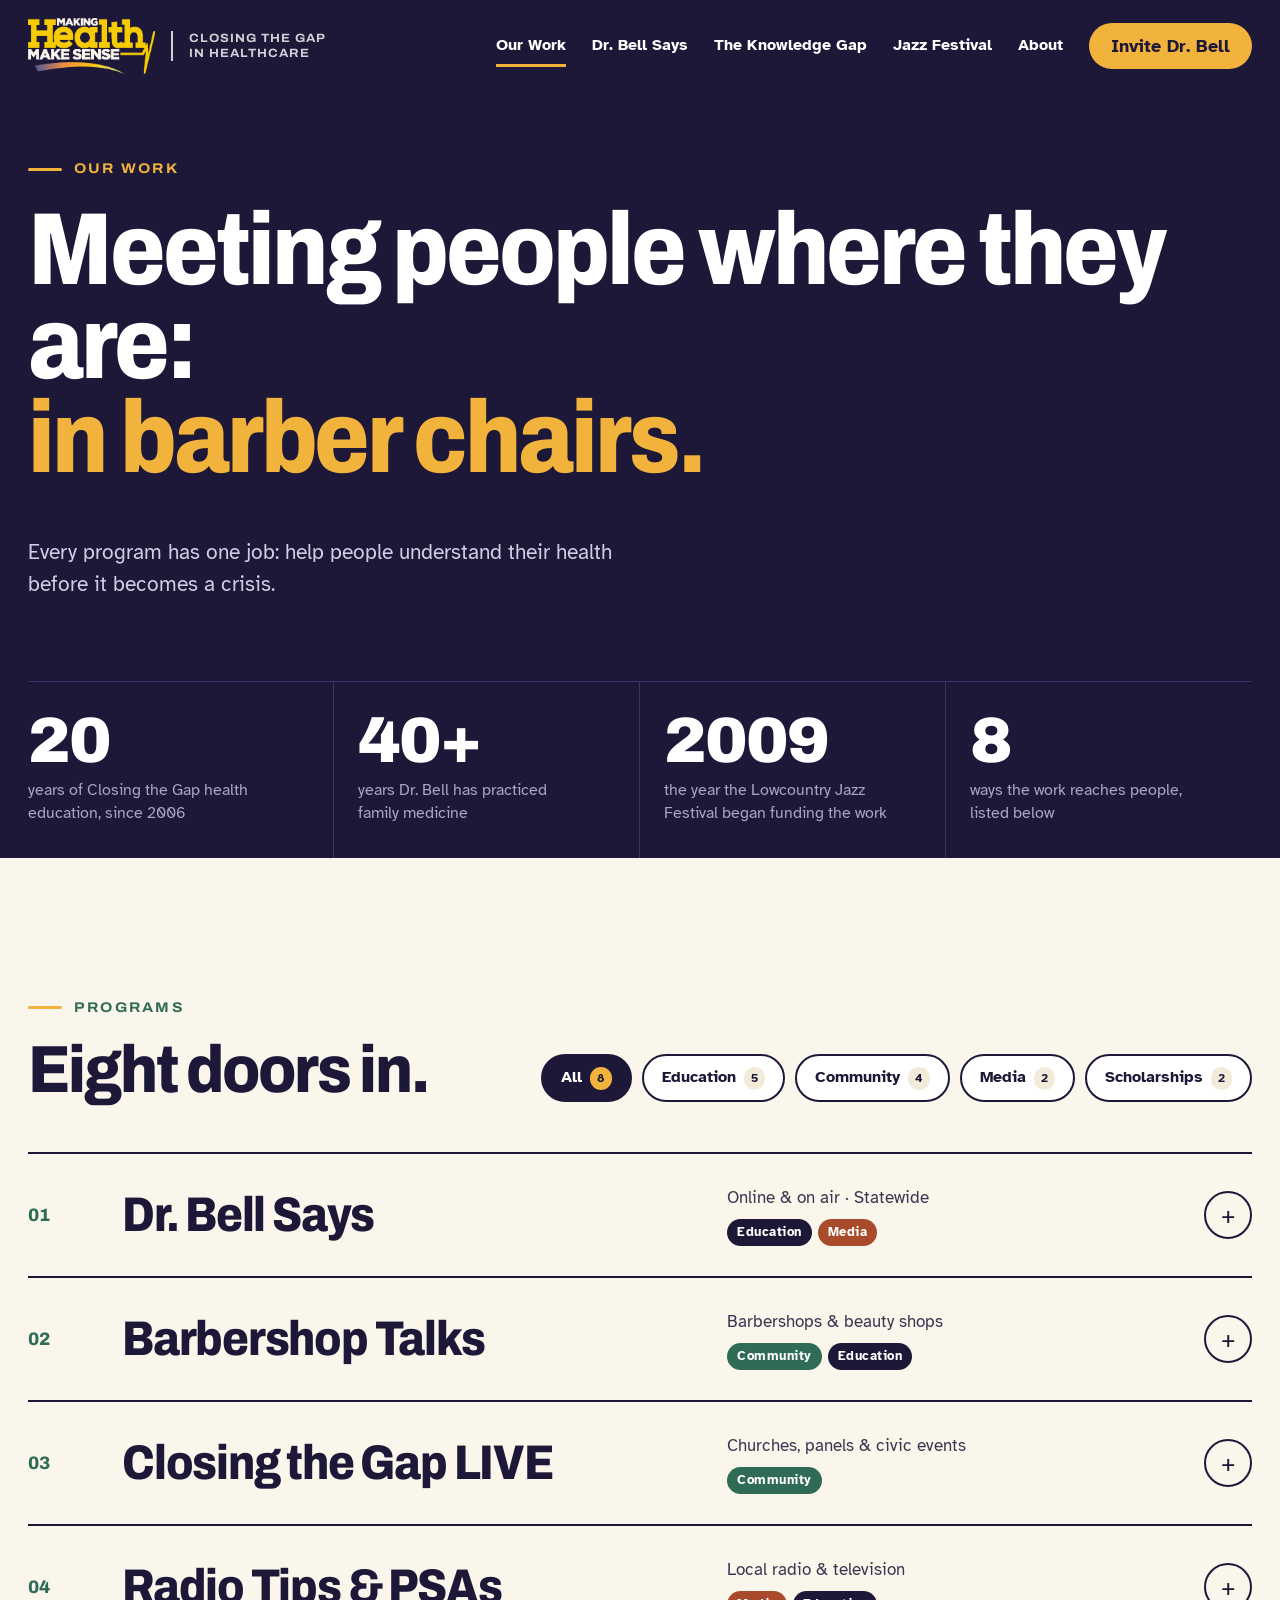
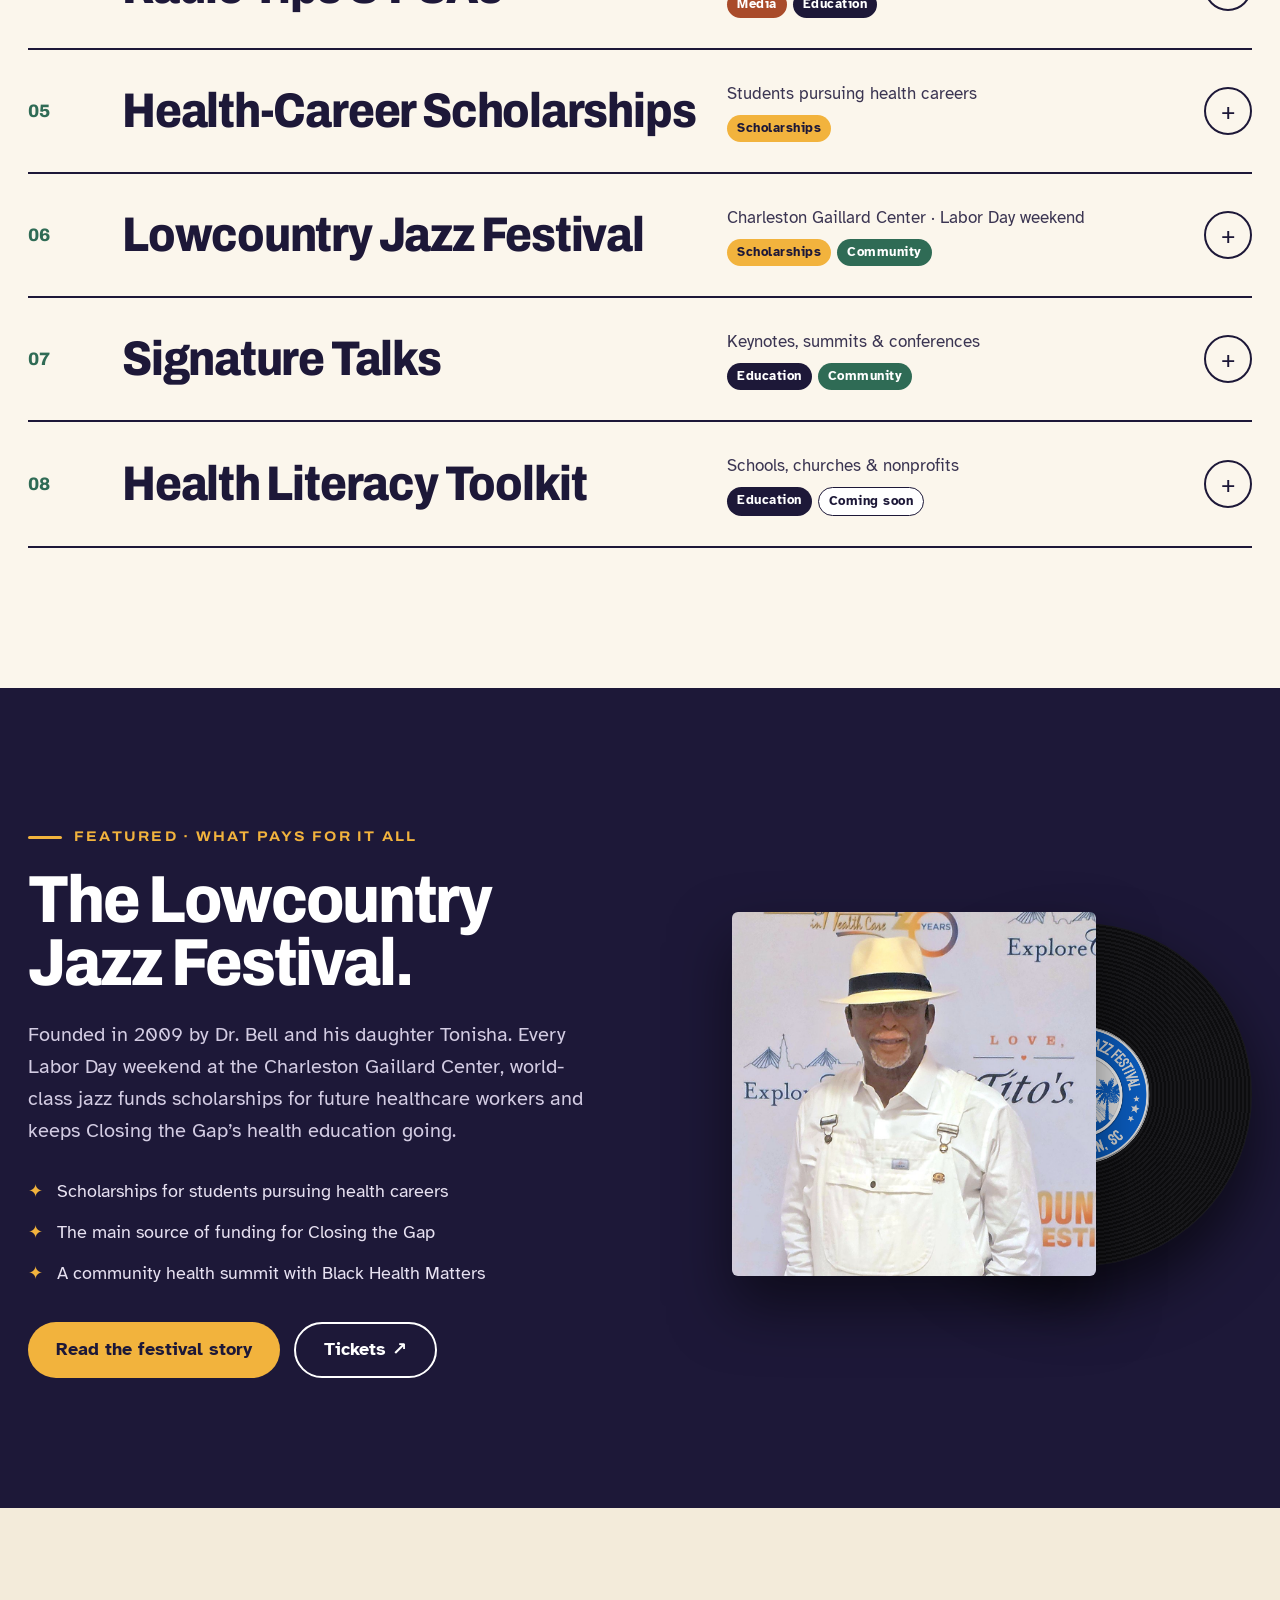
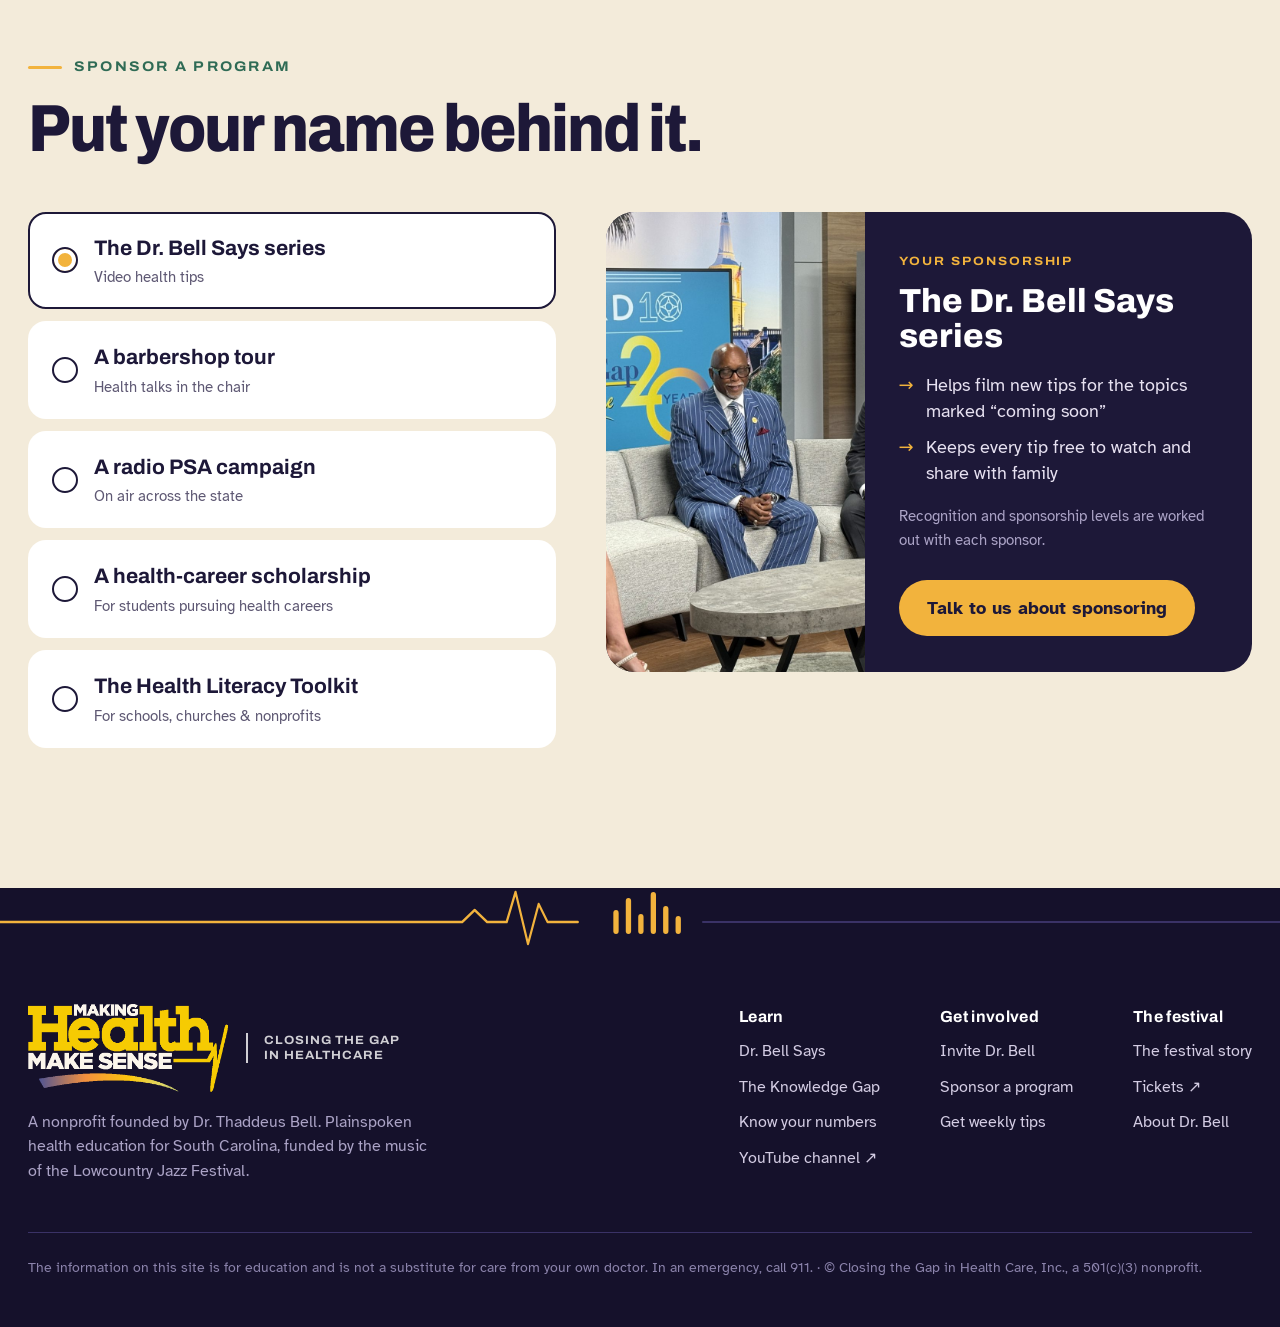
<file: our-work.html>
<!doctype html>
<html lang="en">
<head>
<meta charset="utf-8">
<meta name="viewport" content="width=device-width, initial-scale=1">
<title>Our Work · Making Health Make Sense</title>
<meta name="description" content="Dr. Bell Says videos, barbershop talks, church health events, radio tips, health-career scholarships and the Lowcountry Jazz Festival: every program helps people understand their health before it becomes a crisis.">
<meta property="og:title" content="Our Work — Meeting people where they are">
<meta property="og:description" content="In churches, on air, in barber chairs and online.">
<meta property="og:image" content="/img/bell-tv-interview.jpg">
<link rel="icon" href="data:image/svg+xml,%3Csvg xmlns='http://www.w3.org/2000/svg' viewBox='0 0 32 32'%3E%3Crect x='6' y='4' width='8' height='24' rx='2' fill='%231D1838'/%3E%3Crect x='18' y='4' width='8' height='24' rx='2' fill='%23F2B33D'/%3E%3C/svg%3E">
<script>document.documentElement.classList.add('js');setTimeout(function(){document.documentElement.classList.add('reveal-fallback')},3500);</script>
<link rel="preconnect" href="https://fonts.googleapis.com">
<link rel="stylesheet" href="https://fonts.googleapis.com/css2?family=Archivo:wdth,wght@62..125,500..900&family=Atkinson+Hyperlegible:ital,wght@0,400;0,700;1,400&display=swap">
<link rel="stylesheet" href="/assets/site.css">
<style>
/* ===== 1. Hero ===== */
.hero{background:var(--ink);color:#fff;padding:150px 0 0;overflow:hidden;position:relative}
.hero h1{margin:22px 0 0;font-size:clamp(54px,8vw,138px);font-stretch:86%;line-height:.92;max-width:1200px}
.rot{display:block;position:relative;height:1.12em;overflow:hidden;color:var(--gold);font-size:min(1em,9.4vw)}
.rot span{position:absolute;left:0;top:0;white-space:nowrap;transform:translateY(130%);transition:transform .7s cubic-bezier(.7,0,.2,1)}
.rot span.on{transform:none}
.rot span.out{transform:translateY(-130%)}
.hero .lede{margin:30px 0 0;font-size:21px;line-height:1.55;color:#D3CCE3;max-width:640px}
.stats{display:grid;grid-template-columns:repeat(4,minmax(0,1fr));margin-top:80px;border-top:1px solid #3A3266}
.stat{padding:30px 24px 34px 0;border-right:1px solid #3A3266}
.stat+.stat{padding-left:24px}.stat:last-child{border-right:0}
.stat b{display:block;font-family:'Archivo',sans-serif;font-weight:900;font-size:clamp(46px,5vw,76px);line-height:.9;letter-spacing:-.03em;color:#fff}
.stat b i{font-style:normal;color:var(--gold)}
.stat span{display:block;margin-top:10px;color:#ABA3C6;font-size:16px;line-height:1.4;max-width:230px}
@media (max-width:900px){.hero{padding:110px 0 0}.stats{grid-template-columns:repeat(2,minmax(0,1fr));margin-top:50px}.stat,.stat+.stat{padding:22px 16px 24px 0;border-right:0;border-bottom:1px solid #3A3266}.stat:nth-child(even){padding-left:16px;border-left:1px solid #3A3266}}
@media (prefers-reduced-motion: reduce){.rot span{transition:none}}

/* ===== 2. Program index ===== */
.index{padding:130px 0 140px;background:var(--cream);position:relative}
.index .eyebrow,.feature .eyebrow,.sponsor .eyebrow{color:var(--teal)}
.index h2,.sponsor h2{margin:20px 0 0;font-size:clamp(42px,5.2vw,82px);font-stretch:90%}
.idx-head{display:flex;flex-wrap:wrap;justify-content:space-between;align-items:end;gap:26px}
.filters{display:flex;flex-wrap:wrap;gap:10px}
.filters button{appearance:none;border:2px solid var(--ink);background:#fff;color:var(--ink);border-radius:999px;min-height:48px;padding:0 18px;font:inherit;font-weight:700;font-size:16px;cursor:pointer;display:inline-flex;align-items:center;gap:8px}
.filters button sup{font-size:12px;font-weight:700;background:var(--sage);color:var(--ink);border-radius:999px;padding:2px 7px;top:0}
.filters button[aria-pressed="true"]{background:var(--ink);color:#fff}
.filters button[aria-pressed="true"] sup{background:var(--gold)}
.plist{list-style:none;margin:50px 0 0;padding:0;border-bottom:2px solid var(--ink)}
.prog{border-top:2px solid var(--ink);overflow:hidden;transition:opacity .35s,max-height .45s var(--ease);max-height:900px}
.prog.gone,.js .prog.gone.in{opacity:0;max-height:0;border-top-width:0}
.prog .row{appearance:none;width:100%;border:0;background:none;font:inherit;color:inherit;text-align:left;cursor:pointer;display:grid;grid-template-columns:70px minmax(0,1.3fr) minmax(0,1fr) 54px;gap:24px;align-items:center;padding:30px 0;position:relative}
.prog .row::before{content:"";position:absolute;inset:0;left:-28px;right:-28px;background:var(--sage);transform:scaleY(0);transform-origin:bottom;transition:transform .4s var(--ease);z-index:-1}
.prog{position:relative;z-index:0}
.prog .row:hover::before,.prog .row:focus-visible::before,.prog.open .row::before{transform:scaleY(1)}
.prog .n{font-family:'Archivo',sans-serif;font-weight:800;font-size:18px;color:var(--teal)}
.prog h3{margin:0;font-family:'Archivo',sans-serif;font-weight:800;font-stretch:88%;font-size:clamp(30px,3.8vw,60px);line-height:1;letter-spacing:-.025em;transition:transform .4s var(--ease)}
.prog .row:hover h3{transform:translateX(10px)}
.prog .where{display:flex;flex-direction:column;gap:8px;font-size:17px;color:#3B3552}
.tags{display:flex;flex-wrap:wrap;gap:6px}
.tags span{font-size:13px;font-weight:700;letter-spacing:.04em;border-radius:999px;padding:3px 10px;background:var(--ink);color:#fff}
.tags span.t-community{background:var(--teal)}.tags span.t-media{background:var(--purple)}.tags span.t-scholarships{background:var(--gold);color:var(--ink)}
.tags span.soon{background:#fff;color:var(--ink);border:1.5px solid var(--ink)}
.prog .plus{justify-self:end;width:48px;height:48px;border-radius:50%;border:2px solid var(--ink);display:grid;place-items:center;font-size:24px;transition:transform .35s var(--ease),background .3s,color .3s}
.prog.open .plus{transform:rotate(45deg);background:var(--ink);color:#fff}
.panel{display:grid;grid-template-columns:70px minmax(0,1fr) minmax(0,.9fr);gap:24px;padding:0 0 36px;align-items:start}
.panel[hidden]{display:none}
.panel p{grid-column:2;margin:0;font-size:20px;color:#3B3552;max-width:620px}
.panel img{grid-column:3;width:100%;height:auto;aspect-ratio:4/3;object-fit:cover;border-radius:18px}
.panel .btn{margin-top:22px}
.peek{position:fixed;left:0;top:0;width:300px;aspect-ratio:4/5;border-radius:20px;overflow:hidden;pointer-events:none;z-index:30;opacity:0;transform:translate(-50%,-50%) scale(.85);transition:opacity .3s,transform .3s var(--ease);box-shadow:0 30px 60px rgba(29,24,56,.3)}
.peek.on{opacity:1;transform:translate(-50%,-50%) scale(1)}
.peek img{position:absolute;inset:0;width:100%;height:100%;object-fit:cover;object-position:50% 20%;opacity:0;transition:opacity .35s}
.peek img.on{opacity:1}
@media (max-width:900px){
  .index{padding:90px 0}
  .prog .row{grid-template-columns:36px minmax(0,1fr) 44px;gap:8px 14px;padding:22px 0}
  .prog .where{grid-column:2;grid-row:2;font-size:15px}
  .prog .plus{grid-column:3;grid-row:1;width:40px;height:40px;font-size:20px}
  .panel{grid-template-columns:1fr;gap:18px;padding-bottom:26px}
  .panel p,.panel img{grid-column:1}
  .peek{display:none}
}
@media (prefers-reduced-motion: reduce){.prog,.prog .row::before,.prog h3,.peek{transition:none}}

/* ===== 3. Featured festival ===== */
.feature{background:var(--night,#15112B);color:#fff;padding:130px 0;overflow:hidden}
.feature .eyebrow{color:var(--gold)}
.f-grid{display:grid;grid-template-columns:minmax(0,1fr) minmax(0,1fr);gap:70px;align-items:center}
.feature h2{margin:20px 0 0;font-size:clamp(42px,5.2vw,82px);font-stretch:90%}
.feature p{margin:24px 0 0;font-size:20px;color:#D3CCE3;max-width:560px}
.f-art{position:relative;width:min(100%,520px);aspect-ratio:1.4/1;justify-self:end}
.f-art .sl{position:absolute;left:0;top:0;width:70%;aspect-ratio:1;border-radius:6px;overflow:hidden;z-index:2;box-shadow:0 30px 60px rgba(0,0,0,.5)}
.f-art .sl img{width:100%;height:100%;object-fit:cover;object-position:50% 50%}
.f-art .rec{position:absolute;left:34%;top:3%;width:66%;aspect-ratio:1;border-radius:50%;background:repeating-radial-gradient(circle,#0d0d0f 0 2px,#18181b 2px 4px);box-shadow:0 30px 60px rgba(0,0,0,.6);animation:spin 9s linear infinite}
.f-art .rec img{position:absolute;left:50%;top:50%;width:40%;height:40%;transform:translate(-50%,-50%);border-radius:50%;background:#fff}
@keyframes spin{to{transform:rotate(360deg)}}
.f-list{list-style:none;margin:30px 0 0;padding:0;display:flex;flex-direction:column;gap:12px}
.f-list li{display:flex;gap:14px;align-items:baseline;font-size:18px;color:#E7E1F1}
.f-list li::before{content:"✦";color:var(--gold)}
@media (max-width:900px){.feature{padding:90px 0}.f-grid{grid-template-columns:1fr;gap:40px}.f-art{justify-self:center;width:min(100%,420px)}}
.f-art .rec{animation:none!important}
@media (prefers-reduced-motion: reduce){.f-art .rec{animation:none}}

/* ===== 4. Sponsor picker ===== */
.sponsor{padding:140px 0;background:var(--sage)}
.s-grid{display:grid;grid-template-columns:minmax(0,.9fr) minmax(0,1.1fr);gap:50px;margin-top:50px;align-items:start}
.s-opts{display:flex;flex-direction:column;gap:12px}
.s-opt{appearance:none;font:inherit;text-align:left;cursor:pointer;display:flex;align-items:center;gap:16px;background:#fff;border:2px solid transparent;border-radius:18px;padding:18px 22px;color:var(--ink);transition:border-color .25s,transform .25s var(--ease)}
.s-opt:hover{transform:translateX(6px)}
.s-opt b{font-family:'Archivo',sans-serif;font-size:21px}
.s-opt small{display:block;font-size:15px;color:var(--muted)}
.s-opt::before{content:"";flex:0 0 22px;height:22px;border-radius:50%;border:2px solid var(--ink)}
.s-opt[aria-checked="true"]{border-color:var(--ink)}
.s-opt[aria-checked="true"]::before{background:var(--gold);box-shadow:inset 0 0 0 4px #fff}
.s-card{position:sticky;top:110px;background:var(--ink);color:#fff;border-radius:28px;overflow:hidden;display:grid;grid-template-columns:minmax(0,.8fr) minmax(0,1.2fr);min-height:440px}
.s-card img{width:100%;height:100%;min-height:100%;object-fit:cover;display:block}
.s-body{padding:32px 34px 36px}
.s-body small{font-family:'Archivo',sans-serif;font-weight:700;font-stretch:112%;font-size:12px;letter-spacing:.16em;text-transform:uppercase;color:var(--gold)}
.s-body h3{margin:10px 0 0;font-family:'Archivo',sans-serif;font-weight:800;font-size:clamp(28px,2.6vw,38px);line-height:1.05}
.s-body ul{margin:18px 0 0;padding:0;list-style:none;display:flex;flex-direction:column;gap:10px}
.s-body li{display:flex;gap:12px;font-size:18px;color:#E7E1F1;line-height:1.45}
.s-body li::before{content:"→";color:var(--gold)}
.s-body .ctas{display:flex;flex-wrap:wrap;gap:12px;margin-top:28px}
.s-body .fine{margin:18px 0 0;font-size:15px;color:#ABA3C6}
.s-anim{animation:pop .45s var(--ease)}
@keyframes pop{from{opacity:.2;transform:translateY(8px)}to{opacity:1;transform:none}}
@media (max-width:900px){.sponsor{padding:90px 0}.s-grid{grid-template-columns:1fr}.s-card{position:static}}
@media (max-width:620px){.s-card{grid-template-columns:1fr;min-height:0}.s-card img{height:auto;aspect-ratio:4/3}}
</style>
</head>
<body data-handbuilt>
<a class="skip" href="#main">Skip to content</a>

<header class="site-header" data-header>
  <div class="nav">
    <a class="brand" href="index.html" aria-label="Making Health Make Sense, Closing the Gap in Healthcare: home">
      <img class="lg lg-dark" src="/img/mhms-logo-reverse.png" alt="" width="731" height="322">
      <img class="lg lg-light" src="/img/mhms-logo.png" alt="" width="731" height="322">
      <span class="brand-sub">Closing the Gap<br>in Healthcare</span>
    </a>
    <button class="menu-btn" type="button" data-menu-toggle aria-expanded="false" aria-controls="site-menu">Menu</button>
    <nav class="links" id="site-menu" aria-label="Main">
      <a href="our-work.html" aria-current="page">Our Work</a>
      <a href="dr-bell-says.html">Dr. Bell Says</a>
      <a href="knowledge-gap.html">The Knowledge Gap</a>
      <a href="jazz-festival.html">Jazz Festival</a>
      <a href="about.html">About</a>
      <a class="btn" href="invite.html">Invite Dr. Bell</a>
    </nav>
  </div>
</header>

<main id="main">

<!-- 1. Hero -->
<section class="hero" aria-labelledby="ow-title">
  <div class="wrap">
    <span class="eyebrow" style="color:var(--gold)" data-reveal>Our work</span>
    <h1 id="ow-title" class="display" data-reveal>Meeting people where they are:
      <span class="rot" id="rot" aria-hidden="true"><span class="on">in church pews.</span><span>in barber chairs.</span><span>on the radio.</span><span>online.</span><span>on stage.</span></span>
    </h1>
    <p class="lede" data-reveal>Every program has one job: help people understand their health before it becomes a crisis.</p>
    <div class="stats">
      <div class="stat" data-reveal><b data-count="20">20</b><span>years of Closing the Gap health education, since 2006</span></div>
      <div class="stat" data-reveal style="--d:.08s"><b data-count="40" data-suffix="+">40+</b><span>years Dr. Bell has practiced family medicine</span></div>
      <div class="stat" data-reveal style="--d:.16s"><b>2009</b><span>the year the Lowcountry Jazz Festival began funding the work</span></div>
      <div class="stat" data-reveal style="--d:.24s"><b>8</b><span>ways the work reaches people, listed below</span></div>
    </div>
  </div>
</section>

<!-- 2. Program index -->
<section class="index" id="programs" aria-labelledby="idx-title">
  <div class="wrap">
    <div class="idx-head">
      <div><span class="eyebrow" data-reveal>Programs</span><h2 id="idx-title" class="display" data-reveal>Eight doors in.</h2></div>
      <div class="filters" role="group" aria-label="Filter programs" id="filters" data-reveal>
        <button type="button" aria-pressed="true" data-f="all">All <sup>8</sup></button>
        <button type="button" aria-pressed="false" data-f="education">Education <sup></sup></button>
        <button type="button" aria-pressed="false" data-f="community">Community <sup></sup></button>
        <button type="button" aria-pressed="false" data-f="media">Media <sup></sup></button>
        <button type="button" aria-pressed="false" data-f="scholarships">Scholarships <sup></sup></button>
      </div>
    </div>
    <ul class="plist" id="plist"></ul>
    <p class="sr-status" aria-live="polite" id="fstatus" style="position:absolute;left:-9999px"></p>
  </div>
  <div class="peek" id="peek" aria-hidden="true"></div>
</section>

<!-- 3. Featured -->
<section class="feature" aria-labelledby="ft-title">
  <div class="wrap f-grid">
    <div>
      <span class="eyebrow" data-reveal>Featured · What pays for it all</span>
      <h2 id="ft-title" class="display" data-reveal>The Lowcountry Jazz Festival.</h2>
      <p data-reveal>Founded in 2009 by Dr. Bell and his daughter Tonisha. Every Labor Day weekend at the Charleston Gaillard Center, world-class jazz funds scholarships for future healthcare workers and keeps Closing the Gap’s health education going.</p>
      <ul class="f-list" data-reveal><li>Scholarships for students pursuing health careers</li><li>The main source of funding for Closing the Gap</li><li>A community health summit with Black Health Matters</li></ul>
      <div style="margin-top:34px;display:flex;flex-wrap:wrap;gap:14px" data-reveal><a class="btn btn-gold" href="jazz-festival.html">Read the festival story</a><a class="btn btn-ghost" href="https://www.lowcountryjazzfest.com/" target="_blank" rel="noopener">Tickets ↗</a></div>
    </div>
    <div class="f-art" aria-hidden="true" data-reveal="zoom"><div class="rec"><img src="/img/lcf-logo.png" alt=""></div><div class="sl"><img src="/img/bell-jazz-white-sq.jpg" alt=""></div></div>
  </div>
</section>

<!-- 4. Sponsor picker -->
<section class="sponsor" id="sponsor" aria-labelledby="sp-title">
  <div class="wrap">
    <span class="eyebrow" data-reveal>Sponsor a program</span>
    <h2 id="sp-title" class="display" data-reveal>Put your name behind it.</h2>
    <div class="s-grid">
      <div class="s-opts" role="radiogroup" aria-label="Choose a program to sponsor" id="s-opts" data-reveal></div>
      <div class="s-card" aria-live="polite" id="s-card" data-reveal="right"></div>
    </div>
  </div>
</section>

</main>

<footer>
  <div class="pulse-line" aria-hidden="true"><svg viewBox="0 0 1440 60" preserveAspectRatio="none"><path d="M0 34H520l14-12 14 12h22l10-30 14 52 12-40 10 18h34" fill="none" stroke="#F2B33D" stroke-width="2.5" stroke-linecap="round" stroke-linejoin="round"/><g fill="#F2B33D"><rect x="690" y="22" width="6" height="24" rx="3"/><rect x="704" y="10" width="6" height="36" rx="3"/><rect x="718" y="26" width="6" height="20" rx="3"/><rect x="732" y="4" width="6" height="42" rx="3"/><rect x="746" y="18" width="6" height="28" rx="3"/><rect x="760" y="28" width="6" height="18" rx="3"/></g><path d="M790 34H1440" fill="none" stroke="#3A3266" stroke-width="2"/></svg></div>
  <div class="wrap">
    <div class="foot">
      <div class="foot-brand">
        <a class="brand foot-logo" href="index.html" aria-label="Making Health Make Sense home"><img src="/img/mhms-logo-reverse.png" alt="" width="731" height="322"><span class="brand-sub">Closing the Gap<br>in Healthcare</span></a>
        <p>A nonprofit founded by Dr. Thaddeus Bell. Plainspoken health education for South Carolina, funded by the music of the Lowcountry Jazz Festival.</p>
      </div>
      <nav aria-label="Footer">
        <div><span>Learn</span><a href="dr-bell-says.html">Dr. Bell Says</a><a href="knowledge-gap.html">The Knowledge Gap</a><a href="index.html#numbers">Know your numbers</a><a href="https://www.youtube.com/@closingthegapinhealthcare1589" target="_blank" rel="noopener">YouTube channel ↗</a></div>
        <div><span>Get involved</span><a href="invite.html">Invite Dr. Bell</a><a href="our-work.html#sponsor">Sponsor a program</a><a href="index.html#newsletter">Get weekly tips</a></div>
        <div><span>The festival</span><a href="jazz-festival.html">The festival story</a><a href="https://www.lowcountryjazzfest.com/" target="_blank" rel="noopener">Tickets ↗</a><a href="about.html">About Dr. Bell</a></div>
      </nav>
    </div>
    <p class="legal">The information on this site is for education and is not a substitute for care from your own doctor. In an emergency, call 911. · © Closing the Gap in Health Care, Inc., a 501(c)(3) nonprofit.</p>
  </div>
</footer>

<script>
(function () {
  var reduce = window.matchMedia && window.matchMedia('(prefers-reduced-motion: reduce)').matches;

  /* Rotating place word */
  var words = document.querySelectorAll('#rot span'), wi = 0;
  if (!reduce) setInterval(function () {
    var cur = words[wi]; wi = (wi + 1) % words.length; var nx = words[wi];
    cur.classList.remove('on'); cur.classList.add('out');
    nx.classList.remove('out'); nx.classList.add('on');
    setTimeout(function () { cur.classList.remove('out'); }, 750);
  }, 2400);

  /* Programs */
  var P = [
    { t: 'Dr. Bell Says', where: 'Online & on air · Statewide', k: ['education', 'media'], img: 'bell-tv-interview.jpg', pos: '50% 40%', d: 'Short, plain-language video tips that give you one thing you can do today, plus the question to bring to your doctor.', a: 'dr-bell-says.html', l: 'Watch the tips' },
    { t: 'Barbershop Talks', where: 'Barbershops & beauty shops', k: ['community', 'education'], img: 'bell-outdoors.jpg', pos: '45% 6%', d: 'Health talks in the trusted places where people already gather. Blood pressure, explained between haircuts.', a: 'invite.html', l: 'Host a talk' },
    { t: 'Closing the Gap LIVE', where: 'Churches, panels & civic events', k: ['community'], img: 'bell-painting.jpg', pos: '50% 18%', d: 'Panels, church health ministry events and recorded community outreach that bring the conversation into the room.', a: 'invite.html', l: 'Bring it to your church' },
    { t: 'Radio Tips & PSAs', where: 'Local radio & television', k: ['media', 'education'], img: 'bell-portrait-suit.jpg', pos: '50% 8%', d: 'Decades of on-air health tips and public service announcements heard across South Carolina.', a: 'dr-bell-says.html#news-title', l: 'See him on air' },
    { t: 'Health-Career Scholarships', where: 'Students pursuing health careers', k: ['scholarships'], img: 'bell-medals.jpg', pos: '62% 35%', d: 'Scholarships for students working toward careers in health care: the next generation of doctors, nurses, pharmacists and health professionals. Updated eligibility is coming soon.', a: 'jazz-festival.html#jobs', l: 'How scholarships are funded' },
    { t: 'Lowcountry Jazz Festival', where: 'Charleston Gaillard Center · Labor Day weekend', k: ['scholarships', 'community'], img: 'bell-jazz-white.jpg', pos: '50% 14%', d: 'The festival Dr. Bell founded in 2009 with his daughter Tonisha, and the main source of funding for Closing the Gap.', a: 'jazz-festival.html', l: 'Read the story' },
    { t: 'Signature Talks', where: 'Keynotes, summits & conferences', k: ['education', 'community'], img: 'bell-portrait.jpg', pos: '50% 10%', d: 'Know Your Numbers, Save Your Life. The Doctor’s Office Doesn’t Have to Be a Mystery. What the Symptom Is Trying to Tell You. The Knowledge Gap.', a: 'invite.html#talks', l: 'Book a talk' },
    { t: 'Health Literacy Toolkit', where: 'Schools, churches & nonprofits', k: ['education'], soon: true, img: 'bell-reading.jpg', pos: '50% 30%', d: 'A toolkit so trusted community leaders can carry Dr. Bell’s plain-language approach forward. In development.', a: 'index.html#newsletter', l: 'Get notified' }
  ];
  var NAMES = { education: 'Education', community: 'Community', media: 'Media', scholarships: 'Scholarships' };
  var list = document.getElementById('plist'), peek = document.getElementById('peek');
  P.forEach(function (p, i) {
    var n = (i < 9 ? '0' : '') + (i + 1);
    var tags = p.k.map(function (k) { return '<span class="t-' + k + '">' + NAMES[k] + '</span>'; }).join('') + (p.soon ? '<span class="soon">Coming soon</span>' : '');
    var li = document.createElement('li'); li.className = 'prog'; li.setAttribute('data-k', p.k.join(' ')); li.setAttribute('data-reveal', '');
    li.innerHTML = '<button class="row" type="button" aria-expanded="false" aria-controls="pp-' + i + '" data-i="' + i + '"><span class="n">' + n + '</span><h3>' + p.t + '</h3><span class="where">' + p.where + '<span class="tags">' + tags + '</span></span><span class="plus" aria-hidden="true">+</span></button>' +
      '<div class="panel" id="pp-' + i + '" hidden><span></span><p>' + p.d + '<br><a class="btn btn-ink" href="' + p.a + '">' + p.l + ' →</a></p><img src="/img/' + p.img + '" alt="" loading="lazy" style="object-position:' + p.pos + '"></div>';
    list.appendChild(li);
    var im = document.createElement('img'); im.src = '/img/' + p.img; im.alt = ''; peek.appendChild(im);
  });
  var peekImgs = peek.querySelectorAll('img');

  list.addEventListener('click', function (e) {
    var row = e.target.closest('.row'); if (!row) return;
    var li = row.parentNode, open = row.getAttribute('aria-expanded') === 'true';
    row.setAttribute('aria-expanded', open ? 'false' : 'true');
    li.classList.toggle('open', !open);
    document.getElementById(row.getAttribute('aria-controls')).hidden = open;
    if (!open) peek.classList.remove('on');
  });

  /* Floating photo that follows the cursor over a row (desktop) */
  var fine = window.matchMedia('(pointer:fine)').matches && !reduce;
  if (fine) {
    var tx = 0, ty = 0, x = 0, y = 0, raf = null;
    function loop() { x += (tx - x) * 0.18; y += (ty - y) * 0.18; peek.style.left = x.toFixed(1) + 'px'; peek.style.top = y.toFixed(1) + 'px'; raf = Math.abs(tx - x) + Math.abs(ty - y) > 0.5 ? requestAnimationFrame(loop) : null; }
    list.addEventListener('pointermove', function (e) {
      var row = e.target.closest('.row');
      if (!row || row.parentNode.classList.contains('open') || window.innerWidth <= 900) { peek.classList.remove('on'); return; }
      tx = e.clientX + 190; ty = e.clientY;
      if (!peek.classList.contains('on')) { x = tx; y = ty; }
      peek.classList.add('on');
      var i = +row.getAttribute('data-i'); peekImgs.forEach(function (im, j) { im.classList.toggle('on', j === i); });
      if (!raf) raf = requestAnimationFrame(loop);
    });
    list.addEventListener('pointerleave', function () { peek.classList.remove('on'); });
  }

  /* Filters */
  var fbtns = document.querySelectorAll('#filters button'), items = list.querySelectorAll('.prog');
  fbtns.forEach(function (b) {
    var f = b.getAttribute('data-f');
    if (f !== 'all') b.querySelector('sup').textContent = P.filter(function (p) { return p.k.indexOf(f) > -1; }).length;
    b.addEventListener('click', function () {
      fbtns.forEach(function (o) { o.setAttribute('aria-pressed', o === b ? 'true' : 'false'); });
      var shown = 0;
      items.forEach(function (li) { var ok = f === 'all' || li.getAttribute('data-k').split(' ').indexOf(f) > -1; li.classList.toggle('gone', !ok); li.querySelector('.row').tabIndex = ok ? 0 : -1; li.setAttribute('aria-hidden', ok ? 'false' : 'true'); if (ok) shown++; });
      document.getElementById('fstatus').textContent = 'Showing ' + shown + ' program' + (shown === 1 ? '' : 's');
    });
  });

  /* Sponsor picker */
  var S = [
    { t: 'The Dr. Bell Says series', s: 'Video health tips', img: 'bell-tv-interview.jpg', pos: '47% 40%', does: ['Helps film new tips for the topics marked “coming soon”', 'Keeps every tip free to watch and share with family'] },
    { t: 'A barbershop tour', s: 'Health talks in the chair', img: 'bell-outdoors.jpg', pos: '42% 14%', does: ['Brings Barbershop Talks to more barbershops and beauty shops', 'Meets people in the places they already trust'] },
    { t: 'A radio PSA campaign', s: 'On air across the state', img: 'bell-portrait-suit.jpg', pos: '50% 16%', does: ['Puts Dr. Bell’s tips on local radio', 'Reaches listeners who aren’t online'] },
    { t: 'A health-career scholarship', s: 'For students pursuing health careers', img: 'bell-medals.jpg', pos: '64% 30%', does: ['Helps a student pay for school on the way to a health career', 'Grows the next generation of doctors, nurses and health professionals'] },
    { t: 'The Health Literacy Toolkit', s: 'For schools, churches & nonprofits', img: 'bell-reading.jpg', pos: '45% 22%', does: ['Helps build a toolkit community leaders can use on their own', 'Carries Dr. Bell’s approach into more classrooms and congregations'] }
  ];
  var opts = document.getElementById('s-opts'), card = document.getElementById('s-card');
  S.forEach(function (s, i) {
    var b = document.createElement('button'); b.type = 'button'; b.className = 's-opt'; b.setAttribute('role', 'radio'); b.setAttribute('aria-checked', i === 0 ? 'true' : 'false'); b.tabIndex = i === 0 ? 0 : -1;
    b.innerHTML = '<span><b>' + s.t + '</b><small>' + s.s + '</small></span>';
    b.addEventListener('click', function () { pick(i); });
    b.addEventListener('keydown', function (e) { var d = e.key === 'ArrowDown' || e.key === 'ArrowRight' ? 1 : e.key === 'ArrowUp' || e.key === 'ArrowLeft' ? -1 : 0; if (d) { e.preventDefault(); var n = (i + d + S.length) % S.length; pick(n); opts.children[n].focus(); } });
    opts.appendChild(b);
  });
  function pick(i) {
    Array.prototype.forEach.call(opts.children, function (b, j) { b.setAttribute('aria-checked', j === i ? 'true' : 'false'); b.tabIndex = j === i ? 0 : -1; });
    var s = S[i];
    card.innerHTML = '<img src="/img/' + s.img + '" alt="" width="900" height="1125" style="object-position:' + s.pos + '"><div class="s-body"><small>Your sponsorship</small><h3>' + s.t + '</h3><ul>' + s.does.map(function (d) { return '<li>' + d + '</li>'; }).join('') + '</ul><p class="fine">Recognition and sponsorship levels are worked out with each sponsor.</p><div class="ctas"><a class="btn btn-gold" href="invite.html#request">Talk to us about sponsoring</a></div></div>';
    card.classList.remove('s-anim'); void card.offsetWidth; card.classList.add('s-anim');
  }
  pick(0);
})();
</script>
<script src="/assets/site.js" defer></script>
</body>
</html>
</file>
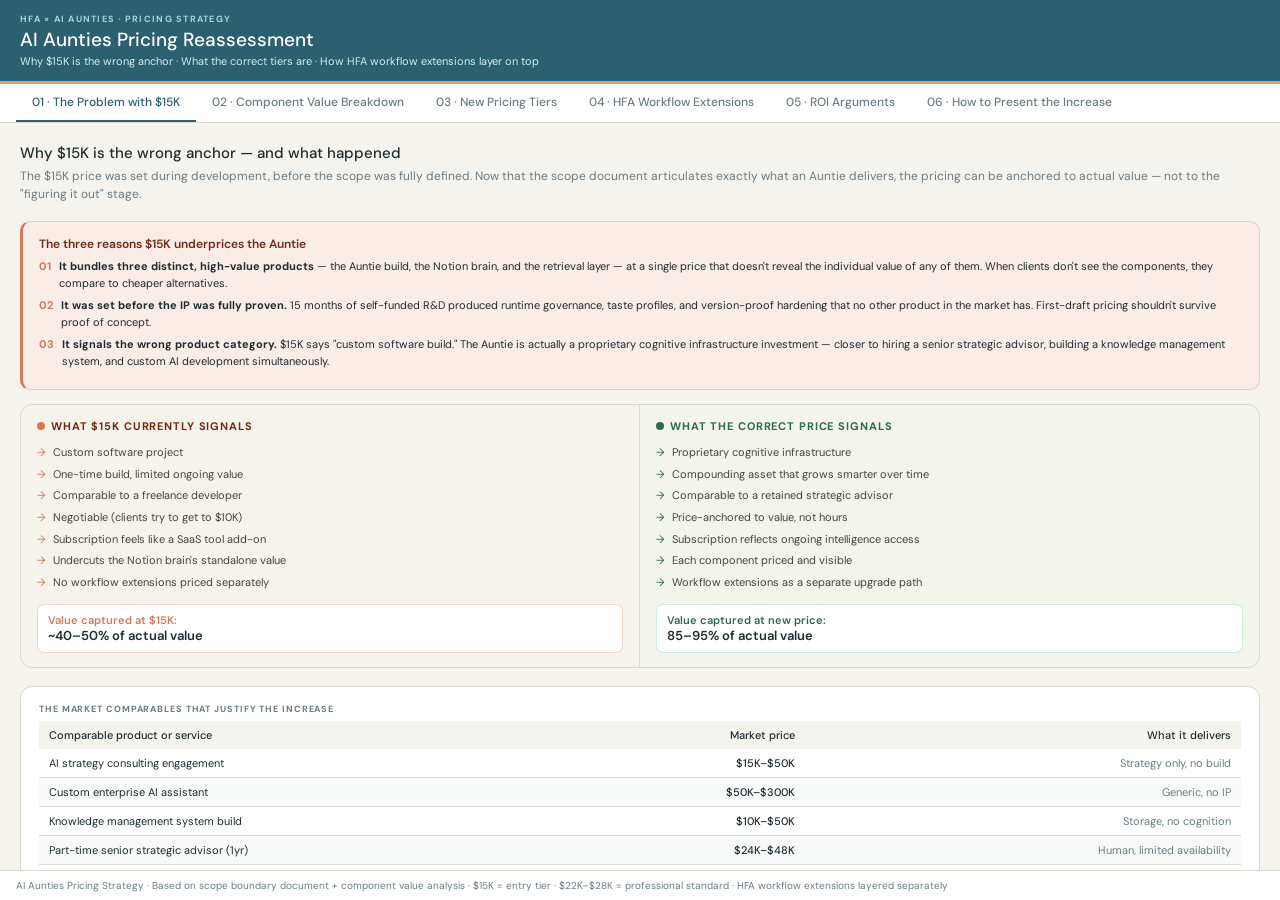
<file: pricing-strategy.html>
<!DOCTYPE html>
<html lang="en">
<head>
<meta charset="UTF-8">
<meta name="viewport" content="width=device-width,initial-scale=1.0">
<title>HFA × AI Aunties — Pricing Strategy</title>
<link href="https://fonts.googleapis.com/css2?family=DM+Sans:wght@300;400;500;600&family=DM+Serif+Display&display=swap" rel="stylesheet">
<style>
*{box-sizing:border-box;margin:0;padding:0}
:root{
  --teal:#2C5F6F;--teal-l:#4A8A9A;--gold:#D4A574;--coral:#D97757;
  --green:#8AB661;--purple:#7F77DD;--navy:#1E3A5F;--rose:#C4577A;
  --amber:#D4860A;--forest:#2D6A4F;--cream:#F5F3EE;--white:#fff;
  --border:#DDD9D0;--text:#1E2D32;--muted:#6B7C83;
}
body{font-family:'DM Sans',sans-serif;background:var(--cream);color:var(--text);height:100vh;display:flex;flex-direction:column;overflow:hidden;font-size:13px}
.hdr{background:var(--teal);padding:13px 20px;border-bottom:3px solid var(--gold);flex-shrink:0}
.hdr-eye{font-size:9px;color:#A8D4DF;font-weight:700;letter-spacing:.14em;text-transform:uppercase;margin-bottom:2px}
.hdr-title{font-size:19px;font-weight:500;color:#fff;margin-bottom:2px}
.hdr-sub{font-size:11px;color:#D4EBF0}
.tabs{background:#fff;border-bottom:1px solid var(--border);padding:0 16px;display:flex;gap:0;flex-shrink:0;overflow-x:auto}
.tab{padding:10px 16px;font-size:12px;font-weight:500;cursor:pointer;color:var(--muted);border-bottom:2px solid transparent;white-space:nowrap;font-family:'DM Sans',sans-serif}
.tab.active{color:var(--teal);border-bottom-color:var(--teal)}
.view{display:none;flex:1;overflow-y:auto;padding:20px}
.view.active{display:block}
.view::-webkit-scrollbar{width:4px}.view::-webkit-scrollbar-thumb{background:var(--border);border-radius:4px}
/* shared */
.section-title{font-size:15px;font-weight:500;color:var(--text);margin-bottom:4px}
.section-sub{font-size:12px;color:var(--muted);margin-bottom:18px;line-height:1.5}
.card{background:#fff;border:1px solid var(--border);border-radius:12px;padding:16px 18px;margin-bottom:14px}
.label{font-size:9px;font-weight:700;text-transform:uppercase;letter-spacing:.1em;color:var(--muted);margin-bottom:6px}
.tag{font-size:10px;font-weight:600;padding:2px 9px;border-radius:20px;display:inline-block;margin-right:4px;margin-bottom:4px}
.two-col{display:grid;grid-template-columns:1fr 1fr;gap:12px}
@media(max-width:640px){.two-col{grid-template-columns:1fr}}
.three-col{display:grid;grid-template-columns:repeat(3,1fr);gap:10px}
@media(max-width:700px){.three-col{grid-template-columns:1fr}}
.row{display:flex;gap:8px;margin-bottom:6px;align-items:flex-start;font-size:11px;line-height:1.5}
/* problem view */
.problem-box{background:#FAECE7;border:1px solid rgba(217,119,87,.3);border-left:3px solid var(--coral);border-radius:10px;padding:14px 16px;margin-bottom:14px}
.problem-title{font-size:12px;font-weight:600;color:#712B13;margin-bottom:6px}
.current-vs-new{display:grid;grid-template-columns:1fr 1fr;gap:0;border:1px solid var(--border);border-radius:12px;overflow:hidden;margin-bottom:18px}
.cvn-col{padding:14px 16px}
.cvn-header{font-size:11px;font-weight:700;text-transform:uppercase;letter-spacing:.08em;margin-bottom:10px;display:flex;align-items:center;gap:6px}
.cvn-item{font-size:11px;color:#444;line-height:1.7;display:flex;gap:7px;margin-bottom:3px}
/* component calculator */
.comp-item{display:flex;justify-content:space-between;align-items:center;padding:10px 0;border-bottom:1px solid #F0EDE8}
.comp-item:last-child{border-bottom:none}
.comp-name{font-size:12px;font-weight:500;color:var(--text)}
.comp-detail{font-size:10px;color:var(--muted);margin-top:1px}
.comp-range{font-size:12px;font-weight:600;text-align:right}
.comp-low{font-size:11px;color:var(--muted);text-align:right}
.total-row{background:var(--teal);border-radius:9px;padding:12px 16px;display:flex;justify-content:space-between;align-items:center;margin-top:14px}
.total-label{font-size:12px;font-weight:600;color:#fff}
.total-val{font-size:18px;font-weight:600;color:var(--gold)}
/* tier cards */
.tier-grid{display:grid;grid-template-columns:repeat(auto-fit,minmax(220px,1fr));gap:14px;margin-bottom:20px}
.tier-card{background:#fff;border:1px solid var(--border);border-radius:13px;overflow:hidden}
.tier-top{padding:14px 16px;color:#fff}
.tier-badge{font-size:9px;font-weight:700;text-transform:uppercase;letter-spacing:.1em;margin-bottom:4px;opacity:.8}
.tier-name{font-size:16px;font-weight:600;margin-bottom:2px}
.tier-price{font-size:24px;font-weight:600;margin-bottom:2px}
.tier-price-sub{font-size:10px;opacity:.8}
.tier-body{padding:14px 16px}
.tier-for{font-size:10px;color:var(--muted);font-style:italic;margin-bottom:10px}
.tier-item{font-size:11px;line-height:1.6;display:flex;gap:6px;margin-bottom:4px;color:#444}
.tier-check{flex-shrink:0;font-size:11px}
.tier-sub-price{margin-top:10px;padding-top:10px;border-top:1px solid var(--border);font-size:11px;color:var(--muted)}
.tier-sub-val{font-size:13px;font-weight:600;color:var(--text)}
.tier-hfa{margin-top:8px;padding:7px 10px;border-radius:7px;font-size:10px;font-weight:500}
/* add-on table */
.addon-table{width:100%;border-collapse:collapse;margin-bottom:18px}
.addon-table th{background:var(--teal);color:#fff;font-size:11px;font-weight:500;padding:9px 12px;text-align:left}
.addon-table td{padding:9px 12px;font-size:11px;border-bottom:1px solid var(--border);line-height:1.5;vertical-align:top}
.addon-table tr:nth-child(even) td{background:rgba(44,95,111,.025)}
.addon-table tr:last-child td{border-bottom:none}
/* ROI */
.roi-card{background:#fff;border:1px solid var(--border);border-left:3px solid;border-radius:10px;padding:14px 16px;margin-bottom:12px}
.roi-scenario{font-size:13px;font-weight:500;color:var(--text);margin-bottom:6px}
.roi-math{background:var(--cream);border-radius:8px;padding:10px 12px;margin-top:8px}
.roi-math-row{display:flex;justify-content:space-between;font-size:11px;line-height:1.7}
.roi-math-total{font-weight:600;color:var(--forest);border-top:1px solid var(--border);margin-top:4px;padding-top:4px}
/* argument view */
.arg-box{border-radius:10px;padding:14px 16px;margin-bottom:12px;border-left:3px solid}
.arg-title{font-size:12px;font-weight:600;margin-bottom:5px}
.arg-text{font-size:11px;line-height:1.65;color:#444}
/* footer */
.footer{background:#fff;border-top:1px solid var(--border);padding:8px 16px;flex-shrink:0}
.footer p{font-size:10px;color:var(--muted)}
</style>
</head>
<body>

<div class="hdr">
  <div class="hdr-eye">HFA × AI Aunties · Pricing Strategy</div>
  <div class="hdr-title">AI Aunties Pricing Reassessment</div>
  <div class="hdr-sub">Why $15K is the wrong anchor · What the correct tiers are · How HFA workflow extensions layer on top</div>
</div>

<div class="tabs">
  <div class="tab active" onclick="showTab('problem')">01 · The Problem with $15K</div>
  <div class="tab" onclick="showTab('components')">02 · Component Value Breakdown</div>
  <div class="tab" onclick="showTab('tiers')">03 · New Pricing Tiers</div>
  <div class="tab" onclick="showTab('addons')">04 · HFA Workflow Extensions</div>
  <div class="tab" onclick="showTab('roi')">05 · ROI Arguments</div>
  <div class="tab" onclick="showTab('argument')">06 · How to Present the Increase</div>
</div>

<!-- ══ TAB 1: PROBLEM ══ -->
<div id="view-problem" class="view active">

  <div class="section-title">Why $15K is the wrong anchor — and what happened</div>
  <div class="section-sub">The $15K price was set during development, before the scope was fully defined. Now that the scope document articulates exactly what an Auntie delivers, the pricing can be anchored to actual value — not to the "figuring it out" stage.</div>

  <div class="problem-box">
    <div class="problem-title">The three reasons $15K underprices the Auntie</div>
    <div class="row"><span style="color:var(--coral);font-weight:700;flex-shrink:0">01</span><span><strong>It bundles three distinct, high-value products</strong> — the Auntie build, the Notion brain, and the retrieval layer — at a single price that doesn't reveal the individual value of any of them. When clients don't see the components, they compare to cheaper alternatives.</span></div>
    <div class="row"><span style="color:var(--coral);font-weight:700;flex-shrink:0">02</span><span><strong>It was set before the IP was fully proven.</strong> 15 months of self-funded R&D produced runtime governance, taste profiles, and version-proof hardening that no other product in the market has. First-draft pricing shouldn't survive proof of concept.</span></div>
    <div class="row"><span style="color:var(--coral);font-weight:700;flex-shrink:0">03</span><span><strong>It signals the wrong product category.</strong> $15K says "custom software build." The Auntie is actually a proprietary cognitive infrastructure investment — closer to hiring a senior strategic advisor, building a knowledge management system, and custom AI development simultaneously.</span></div>
  </div>

  <div class="current-vs-new">
    <div class="cvn-col" style="background:#FAECE722;border-right:1px solid var(--border)">
      <div class="cvn-header" style="color:#712B13">
        <div style="width:8px;height:8px;border-radius:50%;background:#D97757"></div>
        What $15K currently signals
      </div>
      <div class="cvn-item"><span style="color:#D97757;flex-shrink:0">→</span><span>Custom software project</span></div>
      <div class="cvn-item"><span style="color:#D97757;flex-shrink:0">→</span><span>One-time build, limited ongoing value</span></div>
      <div class="cvn-item"><span style="color:#D97757;flex-shrink:0">→</span><span>Comparable to a freelance developer</span></div>
      <div class="cvn-item"><span style="color:#D97757;flex-shrink:0">→</span><span>Negotiable (clients try to get to $10K)</span></div>
      <div class="cvn-item"><span style="color:#D97757;flex-shrink:0">→</span><span>Subscription feels like a SaaS tool add-on</span></div>
      <div class="cvn-item"><span style="color:#D97757;flex-shrink:0">→</span><span>Undercuts the Notion brain's standalone value</span></div>
      <div class="cvn-item"><span style="color:#D97757;flex-shrink:0">→</span><span>No workflow extensions priced separately</span></div>
      <div style="margin-top:12px;padding:8px 10px;background:#fff;border-radius:7px;border:1px solid rgba(217,119,87,.3)">
        <div style="font-size:11px;font-weight:600;color:#D97757">Value captured at $15K:</div>
        <div style="font-size:13px;font-weight:600;color:var(--text)">~40–50% of actual value</div>
      </div>
    </div>
    <div class="cvn-col" style="background:#EAF3DE22">
      <div class="cvn-header" style="color:#2D6A4F">
        <div style="width:8px;height:8px;border-radius:50%;background:#2D6A4F"></div>
        What the correct price signals
      </div>
      <div class="cvn-item"><span style="color:#2D6A4F;flex-shrink:0">→</span><span>Proprietary cognitive infrastructure</span></div>
      <div class="cvn-item"><span style="color:#2D6A4F;flex-shrink:0">→</span><span>Compounding asset that grows smarter over time</span></div>
      <div class="cvn-item"><span style="color:#2D6A4F;flex-shrink:0">→</span><span>Comparable to a retained strategic advisor</span></div>
      <div class="cvn-item"><span style="color:#2D6A4F;flex-shrink:0">→</span><span>Price-anchored to value, not hours</span></div>
      <div class="cvn-item"><span style="color:#2D6A4F;flex-shrink:0">→</span><span>Subscription reflects ongoing intelligence access</span></div>
      <div class="cvn-item"><span style="color:#2D6A4F;flex-shrink:0">→</span><span>Each component priced and visible</span></div>
      <div class="cvn-item"><span style="color:#2D6A4F;flex-shrink:0">→</span><span>Workflow extensions as a separate upgrade path</span></div>
      <div style="margin-top:12px;padding:8px 10px;background:#fff;border-radius:7px;border:1px solid #5DCAA555">
        <div style="font-size:11px;font-weight:600;color:#2D6A4F">Value captured at new price:</div>
        <div style="font-size:13px;font-weight:600;color:var(--text)">85–95% of actual value</div>
      </div>
    </div>
  </div>

  <div class="card">
    <div class="label">The market comparables that justify the increase</div>
    <table style="width:100%;border-collapse:collapse">
      <tr style="background:var(--cream)"><th style="font-size:11px;font-weight:500;text-align:left;padding:7px 10px">Comparable product or service</th><th style="font-size:11px;font-weight:500;text-align:right;padding:7px 10px">Market price</th><th style="font-size:11px;font-weight:500;text-align:right;padding:7px 10px">What it delivers</th></tr>
      <tr><td style="font-size:11px;padding:7px 10px;border-bottom:1px solid var(--border)">AI strategy consulting engagement</td><td style="font-size:11px;padding:7px 10px;text-align:right;border-bottom:1px solid var(--border);font-weight:500">$15K–$50K</td><td style="font-size:11px;padding:7px 10px;text-align:right;border-bottom:1px solid var(--border);color:var(--muted)">Strategy only, no build</td></tr>
      <tr style="background:rgba(44,95,111,.03)"><td style="font-size:11px;padding:7px 10px;border-bottom:1px solid var(--border)">Custom enterprise AI assistant</td><td style="font-size:11px;padding:7px 10px;text-align:right;border-bottom:1px solid var(--border);font-weight:500">$50K–$300K</td><td style="font-size:11px;padding:7px 10px;text-align:right;border-bottom:1px solid var(--border);color:var(--muted)">Generic, no IP</td></tr>
      <tr><td style="font-size:11px;padding:7px 10px;border-bottom:1px solid var(--border)">Knowledge management system build</td><td style="font-size:11px;padding:7px 10px;text-align:right;border-bottom:1px solid var(--border);font-weight:500">$10K–$50K</td><td style="font-size:11px;padding:7px 10px;text-align:right;border-bottom:1px solid var(--border);color:var(--muted)">Storage, no cognition</td></tr>
      <tr style="background:rgba(44,95,111,.03)"><td style="font-size:11px;padding:7px 10px;border-bottom:1px solid var(--border)">Part-time senior strategic advisor (1yr)</td><td style="font-size:11px;padding:7px 10px;text-align:right;border-bottom:1px solid var(--border);font-weight:500">$24K–$48K</td><td style="font-size:11px;padding:7px 10px;text-align:right;border-bottom:1px solid var(--border);color:var(--muted)">Human, limited availability</td></tr>
      <tr><td style="font-size:11px;padding:7px 10px;border-bottom:1px solid var(--border)">Custom GPT build (basic)</td><td style="font-size:11px;padding:7px 10px;text-align:right;border-bottom:1px solid var(--border);font-weight:500">$5K–$25K</td><td style="font-size:11px;padding:7px 10px;text-align:right;border-bottom:1px solid var(--border);color:var(--muted)">Prompt stacking, no architecture</td></tr>
      <tr style="background:#EAF3DE"><td style="font-size:11px;padding:7px 10px;font-weight:600;color:#2D6A4F">The Auntie — all of the above combined</td><td style="font-size:11px;padding:7px 10px;text-align:right;font-weight:700;color:#2D6A4F">$22K–$90K</td><td style="font-size:11px;padding:7px 10px;text-align:right;color:#2D6A4F;font-weight:500">Proprietary IP + brain + retrieval</td></tr>
    </table>
  </div>
</div>

<!-- ══ TAB 2: COMPONENTS ══ -->
<div id="view-components" class="view">
  <div class="section-title">What the $15K actually contains — and what each piece is worth</div>
  <div class="section-sub">The Auntie is not one product. It's three distinct, high-value components that have been bundled into a single price. Breaking them apart makes the value visible — and makes the price increase obvious, not arbitrary.</div>

  <div class="card">
    <div class="label" style="margin-bottom:10px">Component 1 — The Auntie Build</div>
    <div class="comp-item">
      <div><div class="comp-name">Product Requirements Document (PRD)</div><div class="comp-detail">20–40 hrs expert time · Sequencing logic, decision trees, role definition</div></div>
      <div><div class="comp-range" style="color:var(--teal)">$3,000–$12,000</div><div class="comp-low">@$150–300/hr</div></div>
    </div>
    <div class="comp-item">
      <div><div class="comp-name">Cognitive model architecture</div><div class="comp-detail">10–20 hrs · NOT prompt stacking — full cognitive framework design</div></div>
      <div><div class="comp-range" style="color:var(--teal)">$1,500–$6,000</div><div class="comp-low">High-expertise work</div></div>
    </div>
    <div class="comp-item">
      <div><div class="comp-name">Taste profile + exemplar file system</div><div class="comp-detail">5–15 hrs · The proprietary IP — how the Auntie executes taste, not just follows rules</div></div>
      <div><div class="comp-range" style="color:var(--teal)">$750–$4,500</div><div class="comp-low">Unique IP, no market comp</div></div>
    </div>
    <div class="comp-item">
      <div><div class="comp-name">Runtime governance + hardening</div><div class="comp-detail">10–20 hrs testing · Version-proof architecture — what makes it not degrade</div></div>
      <div><div class="comp-range" style="color:var(--teal)">$1,500–$6,000</div><div class="comp-low">15 months R&D backing this</div></div>
    </div>
    <div class="comp-item" style="border-bottom:none">
      <div><div class="comp-name">Stress testing + QA protocol</div><div class="comp-detail">5–10 hrs · Corporate-grade testing methodology applied to Auntie outputs</div></div>
      <div><div class="comp-range" style="color:var(--teal)">$750–$3,000</div><div class="comp-low">Breaks-before-shipping standard</div></div>
    </div>
    <div class="total-row">
      <div class="total-label">Component 1 standalone value</div>
      <div class="total-val">$7,500–$31,500</div>
    </div>
  </div>

  <div class="card">
    <div class="label" style="margin-bottom:10px">Component 2 — The Notion Brain + Source Library</div>
    <div class="comp-item">
      <div><div class="comp-name">Notion brain architecture</div><div class="comp-detail">5–10 hrs · Database structure, tagging taxonomy, section design</div></div>
      <div><div class="comp-range" style="color:var(--amber)">$750–$3,000</div><div class="comp-low">Knowledge architecture expertise</div></div>
    </div>
    <div class="comp-item">
      <div><div class="comp-name">Source library build + categorization</div><div class="comp-detail">3–8 hrs · Accepted/rejected outputs, use-case history, test logs organized</div></div>
      <div><div class="comp-range" style="color:var(--amber)">$450–$2,400</div><div class="comp-low">Growing asset over time</div></div>
    </div>
    <div class="comp-item">
      <div><div class="comp-name">Retrieval notes + structured knowledge base</div><div class="comp-detail">3–6 hrs · What the Auntie draws from to stay consistent and context-aware</div></div>
      <div><div class="comp-range" style="color:var(--amber)">$450–$1,800</div><div class="comp-low">Compounding value</div></div>
    </div>
    <div class="comp-item" style="border-bottom:none">
      <div><div class="comp-name">Ongoing brain maintenance (monthly)</div><div class="comp-detail">2–4 hrs/month · Updates, new outputs logged, pattern tracking</div></div>
      <div><div class="comp-range" style="color:var(--amber)">$300–$1,200/mo</div><div class="comp-low">Ongoing value creation</div></div>
    </div>
    <div class="total-row" style="background:var(--amber)">
      <div class="total-label">Component 2 standalone value</div>
      <div class="total-val">$1,650–$7,200</div>
    </div>
  </div>

  <div class="card">
    <div class="label" style="margin-bottom:10px">Component 3 — The Retrieval Layer</div>
    <div class="comp-item">
      <div><div class="comp-name">Vector search / semantic retrieval setup</div><div class="comp-detail">3–6 hrs · Enables the Auntie to pull relevant prior knowledge automatically</div></div>
      <div><div class="comp-range" style="color:var(--purple)">$450–$1,800</div><div class="comp-low">Technical setup</div></div>
    </div>
    <div class="comp-item">
      <div><div class="comp-name">Model registry system</div><div class="comp-detail">2–5 hrs · Logs every test, failure, update, and deployment lesson</div></div>
      <div><div class="comp-range" style="color:var(--purple)">$300–$1,500</div><div class="comp-low">Prevents 15-month problem Sarita described</div></div>
    </div>
    <div class="comp-item" style="border-bottom:none">
      <div><div class="comp-name">Context injection architecture</div><div class="comp-detail">2–4 hrs · How prior knowledge gets fed to the Auntie before each run</div></div>
      <div><div class="comp-range" style="color:var(--purple)">$300–$1,200</div><div class="comp-low">What gives the Auntie memory</div></div>
    </div>
    <div class="total-row" style="background:var(--purple)">
      <div class="total-label">Component 3 standalone value</div>
      <div class="total-val">$1,050–$4,500</div>
    </div>
  </div>

  <div style="background:var(--teal);border-radius:12px;padding:16px 18px;border:2px solid var(--gold)">
    <div style="font-size:11px;color:#D4EBF0;margin-bottom:6px;font-weight:500">All three components combined (without any workflow extensions)</div>
    <div style="display:flex;justify-content:space-between;align-items:center;flex-wrap:wrap;gap:10px">
      <div>
        <div style="font-size:13px;color:#A8D4DF">Conservative estimate (low end)</div>
        <div style="font-size:26px;font-weight:600;color:#fff">$10,200</div>
      </div>
      <div style="font-size:22px;color:var(--gold)">→</div>
      <div>
        <div style="font-size:13px;color:#A8D4DF">Professional estimate (mid range)</div>
        <div style="font-size:26px;font-weight:600;color:var(--gold)">$22,000–$28,000</div>
      </div>
      <div style="font-size:22px;color:var(--gold)">→</div>
      <div>
        <div style="font-size:13px;color:#A8D4DF">Full enterprise build (high end)</div>
        <div style="font-size:26px;font-weight:600;color:#fff">$43,200</div>
      </div>
    </div>
    <div style="margin-top:10px;padding:8px 12px;background:rgba(255,255,255,.1);border-radius:7px;font-size:11px;color:#D4EBF0">
      The $15K was capturing the conservative low end. The professional market price for these three components is $22K–$28K — before any workflow extensions.
    </div>
  </div>
</div>

<!-- ══ TAB 3: TIERS ══ -->
<div id="view-tiers" class="view">
  <div class="section-title">New AI Aunties pricing tiers</div>
  <div class="section-sub">Four tiers anchored to component value and client type. $15K becomes the entry-level tier — not the standard. The professional tier starts at $22K, which is where Sarita's instinct to increase is validated by the component breakdown.</div>

  <div class="tier-grid">

    <div class="tier-card">
      <div class="tier-top" style="background:#5A6E7A">
        <div class="tier-badge">Tier 01 · Entry</div>
        <div class="tier-name">Auntie Essentials</div>
        <div class="tier-price">$9,500–$12,000</div>
        <div class="tier-price-sub">One-time build · Single domain</div>
      </div>
      <div class="tier-body">
        <div class="tier-for">For: solopreneurs, early adopters, proof of concept — the "first user funds development" tier</div>
        <div class="tier-item"><span class="tier-check">✓</span><span>Single-domain Auntie (analytical OR creative)</span></div>
        <div class="tier-item"><span class="tier-check">✓</span><span>Standard hardening (not fully version-proof)</span></div>
        <div class="tier-item"><span class="tier-check">✓</span><span>Basic Notion brain (no retrieval layer)</span></div>
        <div class="tier-item"><span class="tier-check">✓</span><span>3-month subscription included</span></div>
        <div class="tier-item"><span class="tier-check" style="color:var(--muted)">✗</span><span style="color:var(--muted)">No workflow extensions included</span></div>
        <div class="tier-item"><span class="tier-check" style="color:var(--muted)">✗</span><span style="color:var(--muted)">No retrieval layer</span></div>
        <div class="tier-sub-price">After 3 months:<br><span class="tier-sub-val">$597/month</span></div>
        <div class="tier-hfa" style="background:#F5F2EE;color:var(--muted)">HFA workflow extensions available as add-ons from $1,500</div>
      </div>
    </div>

    <div class="tier-card" style="border-color:var(--teal);border-width:2px">
      <div class="tier-top" style="background:var(--teal)">
        <div class="tier-badge">Tier 02 · Standard ★ Recommended</div>
        <div class="tier-name">Auntie Professional</div>
        <div class="tier-price">$22,000–$28,000</div>
        <div class="tier-price-sub">One-time · Full component suite</div>
      </div>
      <div class="tier-body">
        <div class="tier-for">For: business owners, consultants, professionals who use the Auntie daily — the new standard package</div>
        <div class="tier-item"><span class="tier-check" style="color:var(--teal)">✓</span><span>Full Auntie: complete PRD + cognitive model + taste profile</span></div>
        <div class="tier-item"><span class="tier-check" style="color:var(--teal)">✓</span><span>Full runtime governance + version-proof hardening</span></div>
        <div class="tier-item"><span class="tier-check" style="color:var(--teal)">✓</span><span>Complete Notion brain + source library</span></div>
        <div class="tier-item"><span class="tier-check" style="color:var(--teal)">✓</span><span>Retrieval layer + model registry</span></div>
        <div class="tier-item"><span class="tier-check" style="color:var(--teal)">✓</span><span>6-month subscription included</span></div>
        <div class="tier-item"><span class="tier-check" style="color:var(--teal)">✓</span><span>1 workflow extension (input OR output delivery)</span></div>
        <div class="tier-item"><span class="tier-check" style="color:var(--muted)">✗</span><span style="color:var(--muted)">Multi-auntie system (upgrade available)</span></div>
        <div class="tier-sub-price">After 6 months:<br><span class="tier-sub-val">$1,497/month</span></div>
        <div class="tier-hfa" style="background:#E8F2F5;color:var(--teal)">1 HFA workflow extension included · Additional from $2,000</div>
      </div>
    </div>

    <div class="tier-card">
      <div class="tier-top" style="background:var(--purple)">
        <div class="tier-badge">Tier 03 · Business</div>
        <div class="tier-name">Auntie Business</div>
        <div class="tier-price">$38,000–$52,000</div>
        <div class="tier-price-sub">One-time · Multi-auntie system</div>
      </div>
      <div class="tier-body">
        <div class="tier-for">For: teams, growing organizations, consultants with multiple domain needs</div>
        <div class="tier-item"><span class="tier-check" style="color:var(--purple)">✓</span><span>2 Aunties (e.g., Renee analytical + creative)</span></div>
        <div class="tier-item"><span class="tier-check" style="color:var(--purple)">✓</span><span>Full brain ecosystem for both Aunties</span></div>
        <div class="tier-item"><span class="tier-check" style="color:var(--purple)">✓</span><span>QA loop (Maxine/Lux review cycle)</span></div>
        <div class="tier-item"><span class="tier-check" style="color:var(--purple)">✓</span><span>Complete workflow extension suite (all 4 categories)</span></div>
        <div class="tier-item"><span class="tier-check" style="color:var(--purple)">✓</span><span>12-month subscription included</span></div>
        <div class="tier-item"><span class="tier-check" style="color:var(--purple)">✓</span><span>HFA builds 3 workflow extensions</span></div>
        <div class="tier-sub-price">After 12 months:<br><span class="tier-sub-val">$2,997/month</span></div>
        <div class="tier-hfa" style="background:#EEEDFE;color:var(--purple)">3 HFA workflow extensions included · Full suite builds from $8K</div>
      </div>
    </div>

    <div class="tier-card">
      <div class="tier-top" style="background:var(--navy)">
        <div class="tier-badge">Tier 04 · Enterprise</div>
        <div class="tier-name">Auntie Enterprise</div>
        <div class="tier-price">$65,000–$90,000+</div>
        <div class="tier-price-sub">Custom scope · Org-wide deployment</div>
      </div>
      <div class="tier-body">
        <div class="tier-for">For: organizations, nonprofits, multi-department teams needing an organizational intelligence system</div>
        <div class="tier-item"><span class="tier-check" style="color:var(--navy)">✓</span><span>4–6 Aunties covering all org functions</span></div>
        <div class="tier-item"><span class="tier-check" style="color:var(--navy)">✓</span><span>Organizational intelligence hub (morning briefing)</span></div>
        <div class="tier-item"><span class="tier-check" style="color:var(--navy)">✓</span><span>Complete brain + retrieval + registry + QA loop</span></div>
        <div class="tier-item"><span class="tier-check" style="color:var(--navy)">✓</span><span>All workflow extensions built by HFA</span></div>
        <div class="tier-item"><span class="tier-check" style="color:var(--navy)">✓</span><span>Ongoing account management</span></div>
        <div class="tier-item"><span class="tier-check" style="color:var(--navy)">✓</span><span>12-month subscription + SLA included</span></div>
        <div class="tier-sub-price">After 12 months:<br><span class="tier-sub-val">$5,000–$8,500/month</span></div>
        <div class="tier-hfa" style="background:#E6F1FB;color:var(--navy)">HFA builds complete workflow suite · Included in scope</div>
      </div>
    </div>
  </div>

  <div class="card">
    <div class="label">Monthly subscription — restructured</div>
    <div style="font-size:11px;color:var(--muted);margin-bottom:12px">Current: $595–$2,000/yr (annually). Problem: annual pricing obscures the monthly value and makes it feel like a software tool. Monthly pricing reflects ongoing intelligence access.</div>
    <table style="width:100%;border-collapse:collapse">
      <tr style="background:var(--cream)">
        <th style="font-size:11px;font-weight:500;text-align:left;padding:8px 10px">Tier</th>
        <th style="font-size:11px;font-weight:500;text-align:right;padding:8px 10px">Monthly</th>
        <th style="font-size:11px;font-weight:500;text-align:right;padding:8px 10px">Annual (2 months free)</th>
        <th style="font-size:11px;font-weight:500;text-align:left;padding:8px 10px;color:var(--muted)">What it covers</th>
      </tr>
      <tr><td style="font-size:11px;padding:8px 10px;border-bottom:1px solid var(--border)">Essentials</td><td style="font-size:12px;font-weight:600;padding:8px 10px;text-align:right;border-bottom:1px solid var(--border)">$597/mo</td><td style="font-size:11px;padding:8px 10px;text-align:right;border-bottom:1px solid var(--border);color:var(--muted)">$5,970/yr</td><td style="font-size:11px;padding:8px 10px;border-bottom:1px solid var(--border);color:var(--muted)">Auntie access + basic brain maintenance</td></tr>
      <tr style="background:rgba(44,95,111,.04)"><td style="font-size:11px;padding:8px 10px;border-bottom:1px solid var(--border);font-weight:500">Professional</td><td style="font-size:12px;font-weight:600;padding:8px 10px;text-align:right;border-bottom:1px solid var(--border);color:var(--teal)">$1,497/mo</td><td style="font-size:11px;padding:8px 10px;text-align:right;border-bottom:1px solid var(--border);color:var(--muted)">$14,970/yr</td><td style="font-size:11px;padding:8px 10px;border-bottom:1px solid var(--border);color:var(--muted)">Full brain maintenance + model updates + new use-case logging</td></tr>
      <tr><td style="font-size:11px;padding:8px 10px;border-bottom:1px solid var(--border)">Business</td><td style="font-size:12px;font-weight:600;padding:8px 10px;text-align:right;border-bottom:1px solid var(--border)">$2,997/mo</td><td style="font-size:11px;padding:8px 10px;text-align:right;border-bottom:1px solid var(--border);color:var(--muted)">$29,970/yr</td><td style="font-size:11px;padding:8px 10px;border-bottom:1px solid var(--border);color:var(--muted)">Multi-auntie maintenance + QA loop + workflow monitoring</td></tr>
      <tr style="background:rgba(44,95,111,.04)"><td style="font-size:11px;padding:8px 10px;font-weight:500">Enterprise</td><td style="font-size:12px;font-weight:600;padding:8px 10px;text-align:right;color:var(--navy)">$5,000–$8,500/mo</td><td style="font-size:11px;padding:8px 10px;text-align:right;color:var(--muted)">Custom</td><td style="font-size:11px;padding:8px 10px;color:var(--muted)">Full org system + account management + SLA + HFA monitoring</td></tr>
    </table>
  </div>
</div>

<!-- ══ TAB 4: ADD-ONS ══ -->
<div id="view-addons" class="view">
  <div class="section-title">HFA Workflow Extensions — the add-on layer</div>
  <div class="section-sub">Workflow extensions are not part of the core Auntie price. They are scoped separately, built by HFA, governed by AI Aunties' handbook. This creates a clean upsell path and gives HFA a defined revenue lane alongside every AI Aunties engagement.</div>

  <table class="addon-table">
    <tr>
      <th>Extension Type</th>
      <th>What it does</th>
      <th>Category</th>
      <th>HFA Price</th>
      <th>Billed through</th>
    </tr>
    <tr>
      <td><strong>Input Trigger Bundle</strong></td>
      <td>Form → Auntie · Email → Auntie · Schedule → Auntie briefing · Voice note → Auntie input</td>
      <td><span class="tag" style="background:#EAF3DE;color:#2D6A4F">Cat 1 · Input</span></td>
      <td><strong>$2,500–$4,000</strong></td>
      <td>HFA direct or co-sold with AIA package</td>
    </tr>
    <tr>
      <td><strong>Output Rendering + Delivery</strong></td>
      <td>Auntie → PDF/Word artifact · Auntie → email delivery · Auntie → portal post · Notion brain filing</td>
      <td><span class="tag" style="background:#E8F2F5;color:#2C5F6F">Cat 2 · Output</span></td>
      <td><strong>$2,000–$3,500</strong></td>
      <td>Co-sold with AIA package (in AIA scope)</td>
    </tr>
    <tr>
      <td><strong>Brain Maintenance Suite</strong></td>
      <td>Session → brain update · Retrieval context pull · Model registry logging · Failure detection</td>
      <td><span class="tag" style="background:#FAEEDA;color:#633806">Cat 3 · Brain</span></td>
      <td><strong>$3,000–$5,000</strong></td>
      <td>Co-sold with AIA package (core to product)</td>
    </tr>
    <tr>
      <td><strong>QA Governance Loop</strong></td>
      <td>Maxine/Lux review cycle · Runtime failure detection · Performance tracking · Escalation routing</td>
      <td><span class="tag" style="background:#EEEDFE;color:#3C3489">Cat 4 · Governance</span></td>
      <td><strong>$3,500–$6,000</strong></td>
      <td>Co-sold with AIA Business/Enterprise</td>
    </tr>
    <tr style="background:#FAECE722">
      <td><strong>Downstream CRM Integration</strong></td>
      <td>Auntie output → CRM update · Deal records · Contact notes · Pipeline management</td>
      <td><span class="tag" style="background:#FAECE7;color:#712B13">Cat 5 · Downstream</span></td>
      <td><strong>$2,500–$6,000</strong></td>
      <td>HFA direct sale — outside AIA core scope</td>
    </tr>
    <tr style="background:#FAECE722">
      <td><strong>Downstream Task + Notification</strong></td>
      <td>Auntie recommendations → ClickUp tasks · Slack alerts · Email routing · Team notifications</td>
      <td><span class="tag" style="background:#FAECE7;color:#712B13">Cat 5 · Downstream</span></td>
      <td><strong>$2,000–$4,000</strong></td>
      <td>HFA direct sale — outside AIA core scope</td>
    </tr>
    <tr style="background:#FAECE722">
      <td><strong>Downstream Operational Automation</strong></td>
      <td>Custom integrations, dashboards, database writes, file routing — everything not in AIA scope</td>
      <td><span class="tag" style="background:#FAECE7;color:#712B13">Cat 5 · Downstream</span></td>
      <td><strong>$3,500–$15,000+</strong></td>
      <td>HFA direct sale — referred by AIA</td>
    </tr>
  </table>

  <div class="card" style="background:var(--cream);border:none">
    <div class="label">How a complete engagement looks with workflow extensions</div>
    <div style="display:grid;grid-template-columns:1fr 1fr;gap:12px;margin-top:8px">
      <div style="background:#fff;border:1px solid var(--border);border-radius:10px;padding:14px">
        <div style="font-size:12px;font-weight:600;color:var(--text);margin-bottom:4px">Auntie Professional + Extensions</div>
        <div style="font-size:11px;color:var(--muted);margin-bottom:10px">Typical small business or consultant engagement</div>
        <div style="font-size:11px;line-height:1.9">
          AIA Professional build <span style="float:right;font-weight:600">$25,000</span><br>
          Input trigger bundle (HFA) <span style="float:right;font-weight:600">$3,000</span><br>
          Output rendering + delivery (HFA) <span style="float:right;font-weight:600">$2,500</span><br>
          <div style="border-top:1px solid var(--border);margin:6px 0;padding-top:6px;font-weight:600;color:var(--teal)">Total engagement <span style="float:right">$30,500</span></div>
          Monthly subscription <span style="float:right;font-weight:600;color:var(--muted)">$1,497/mo</span>
        </div>
      </div>
      <div style="background:#fff;border:1px solid var(--border);border-radius:10px;padding:14px">
        <div style="font-size:12px;font-weight:600;color:var(--text);margin-bottom:4px">Auntie Business + Full Suite</div>
        <div style="font-size:11px;color:var(--muted);margin-bottom:10px">Team or growing organization engagement</div>
        <div style="font-size:11px;line-height:1.9">
          AIA Business build <span style="float:right;font-weight:600">$45,000</span><br>
          Full workflow extension suite (HFA) <span style="float:right;font-weight:600">$12,000</span><br>
          Downstream CRM integration (HFA) <span style="float:right;font-weight:600">$5,000</span><br>
          <div style="border-top:1px solid var(--border);margin:6px 0;padding-top:6px;font-weight:600;color:var(--purple)">Total engagement <span style="float:right">$62,000</span></div>
          Monthly subscription <span style="float:right;font-weight:600;color:var(--muted)">$2,997/mo</span>
        </div>
      </div>
    </div>
  </div>
</div>

<!-- ══ TAB 5: ROI ══ -->
<div id="view-roi" class="view">
  <div class="section-title">ROI arguments — how to justify $22K–$28K to a prospect</div>
  <div class="section-sub">The 10x ROI rule: to make the investment a "no-brainer," show 10x the price in value over a reasonable horizon. For a $22K–$28K investment, that means showing $22K–$28K in annual value — which every scenario below exceeds.</div>

  <div class="roi-card" style="border-color:var(--teal)">
    <div class="roi-scenario">Scenario 1 — The consultant who bills by the hour</div>
    <div style="font-size:11px;color:#444;line-height:1.6">A consultant billing at $250/hour uses the Auntie for analysis, research synthesis, proposal drafting, and client strategy work. The Auntie reduces the time to complete those tasks by 30–40%, freeing capacity for additional billable work.</div>
    <div class="roi-math">
      <div class="roi-math-row"><span>Consultant rate</span><span>$250/hr</span></div>
      <div class="roi-math-row"><span>Hours reclaimed per month (conservative)</span><span>8 hrs</span></div>
      <div class="roi-math-row"><span>Monthly value created</span><span>$2,000/mo</span></div>
      <div class="roi-math-row"><span>Annual value</span><span>$24,000/yr</span></div>
      <div class="roi-math-row"><span>Auntie Professional build cost</span><span>$25,000</span></div>
      <div class="roi-math-row roi-math-total"><span>Break-even</span><span style="color:var(--teal)">Month 13 (then pure profit)</span></div>
    </div>
  </div>

  <div class="roi-card" style="border-color:var(--amber)">
    <div class="roi-scenario">Scenario 2 — The business owner replacing advisory costs</div>
    <div style="font-size:11px;color:#444;line-height:1.6">A business owner currently retains a part-time strategic advisor at $150/hr for 15 hours/month. The Auntie replaces 80% of those advisory interactions — not the relationship, but the cognitive work that happens between calls.</div>
    <div class="roi-math">
      <div class="roi-math-row"><span>Current advisor cost</span><span>$2,250/mo</span></div>
      <div class="roi-math-row"><span>Auntie subscription (Professional)</span><span>$1,497/mo</span></div>
      <div class="roi-math-row"><span>Monthly savings vs. advisor</span><span>$753/mo</span></div>
      <div class="roi-math-row"><span>Year 1 savings after build cost ($25K)</span><span style="color:var(--amber)">Break even in ~28 months</span></div>
      <div class="roi-math-row"><span>But: Auntie available 24/7 vs. 15hrs/mo</span><span>Value multiplier</span></div>
      <div class="roi-math-row roi-math-total" style="border-color:var(--amber)"><span>Year 2 net savings</span><span style="color:var(--amber)">$9,036/yr</span></div>
    </div>
  </div>

  <div class="roi-card" style="border-color:var(--green)">
    <div class="roi-scenario">Scenario 3 — The executive making better decisions faster</div>
    <div style="font-size:11px;color:#444;line-height:1.6">A nonprofit ED or business founder uses the Auntie for daily intelligence synthesis, board preparation, major donor strategy, and grant application drafts. The value is in decision quality and speed — harder to quantify but real. One avoided bad hire, one successful grant application, or one retained major donor covers the cost.</div>
    <div class="roi-math">
      <div class="roi-math-row"><span>Average nonprofit grant (mid-size)</span><span>$25,000–$75,000</span></div>
      <div class="roi-math-row"><span>Auntie grant application quality improvement</span><span>1 additional grant/yr</span></div>
      <div class="roi-math-row"><span>Cost of one bad hire (salary + replacement)</span><span>$15,000–$40,000</span></div>
      <div class="roi-math-row"><span>1 retained major donor (5yr giving @ $5K/yr)</span><span>$25,000</span></div>
      <div class="roi-math-row roi-math-total" style="border-color:var(--green)"><span>Any one outcome covers the cost</span><span style="color:var(--green)">ROI achieved in Year 1</span></div>
    </div>
  </div>

  <div class="roi-card" style="border-color:var(--purple)">
    <div class="roi-scenario">Scenario 4 — The creative professional who competes on quality and speed</div>
    <div style="font-size:11px;color:#444;line-height:1.6">A writer, strategist, or creative consultant uses the Auntie to maintain their voice and taste at a volume they couldn't sustain manually. They can take on 20–30% more client work without sacrificing quality — because the Auntie handles the cognitive scaffolding.</div>
    <div class="roi-math">
      <div class="roi-math-row"><span>Current monthly client billings</span><span>$10,000/mo</span></div>
      <div class="roi-math-row"><span>Additional capacity with Auntie (20%)</span><span>+$2,000/mo</span></div>
      <div class="roi-math-row"><span>Annual additional revenue</span><span>$24,000/yr</span></div>
      <div class="roi-math-row"><span>Auntie Professional build + year 1 subscription</span><span>$42,964</span></div>
      <div class="roi-math-row roi-math-total" style="border-color:var(--purple)"><span>Year 2 net gain</span><span style="color:var(--purple)">+$6,036 and growing</span></div>
    </div>
  </div>

  <div style="background:#E8F2F5;border-radius:10px;padding:14px 16px;border-left:3px solid var(--teal)">
    <div style="font-size:12px;font-weight:600;color:var(--teal);margin-bottom:4px">The 10x ROI framing for the sales conversation</div>
    <div style="font-size:11px;color:#2C3E44;line-height:1.6">"For a $25,000 investment to be worth it to you, we need to show you $25,000 in value within a year. Let me show you exactly where that comes from in your specific situation." — Then walk them through the scenario most relevant to their business. The conversation moves from 'is this expensive' to 'where exactly does this pay for itself.'</div>
  </div>
</div>

<!-- ══ TAB 6: ARGUMENT ══ -->
<div id="view-argument" class="view">
  <div class="section-title">How to present the price increase to existing and new clients</div>
  <div class="section-sub">The increase isn't arbitrary — it's revealing what was always there. The scope document is the proof. These are the arguments that work in a sales conversation.</div>

  <div class="arg-box" style="background:#EAF3DE;border-color:#2D6A4F">
    <div class="arg-title" style="color:#2D6A4F">Argument 1 — The component visibility argument (most effective)</div>
    <div class="arg-text">"The $15K price didn't make visible what you were actually getting. You were getting the Auntie build — which is a proprietary cognitive architecture, not a custom chatbot. You were getting the Notion brain — a structured external knowledge system. And you were getting the retrieval layer — what gives the Auntie memory. When we price those three things separately, the combined value is $22K–$28K. The new price isn't an increase — it's the real price finally being shown."</div>
  </div>

  <div class="arg-box" style="background:#E8F2F5;border-color:var(--teal)">
    <div class="arg-title" style="color:var(--teal)">Argument 2 — The IP maturity argument</div>
    <div class="arg-text">"The $15K was the price during development — when we were proving the architecture. The runtime governance, the taste profile system, the version-proof hardening — those took 15 months and were self-funded. You're not paying for development time anymore. You're paying for 15 months of R&D that produced something the market doesn't have. The price reflects that maturity."</div>
  </div>

  <div class="arg-box" style="background:#FAEEDA;border-color:var(--amber)">
    <div class="arg-title" style="color:var(--amber)">Argument 3 — The scope document argument (for B2B clients)</div>
    <div class="arg-text">"We now have a formal Commercial Build & Deployment Handbook that defines what the Auntie delivers, how it's governed, and what's inside versus outside the scope. That's the kind of commercial rigor that enterprises and organizations need before they commit to an AI system. It's also what justifies the price — this is a documented, governed product, not a freelance build."</div>
  </div>

  <div class="arg-box" style="background:#EEEDFE;border-color:var(--purple)">
    <div class="arg-title" style="color:var(--purple)">Argument 4 — The compounding asset argument</div>
    <div class="arg-text">"The Auntie gets smarter the longer you use it. Every session feeds the brain. Every output gets logged. The model registry captures what works and what doesn't. In 12 months your Auntie knows you, your domain, your voice, and your patterns at a depth that no off-the-shelf tool ever will. You're not buying a software license — you're building a cognitive asset that compounds in value. That's worth more than $15K."</div>
  </div>

  <div class="arg-box" style="background:#FAECE7;border-color:var(--coral)">
    <div class="arg-title" style="color:#712B13">Argument 5 — The replacement cost argument (for decision-makers)</div>
    <div class="arg-text">"What would you pay for a senior strategic advisor who's available 24/7, knows your domain deeply, never has a bad day, maintains perfect consistency across every output, and costs less than $2,000 a month after the initial setup? Because that's what a Professional Auntie subscription is. The $25K build is the price of building that person — not hiring them for a year."</div>
  </div>

  <div class="card">
    <div class="label">For existing clients at $15K — the transition language</div>
    <div style="font-size:11px;color:#444;line-height:1.7;margin-bottom:10px">For clients who built at the old price, the conversation is about upgrades, not retroactive price increases.</div>
    <div style="background:var(--cream);border-radius:8px;padding:12px 14px;font-size:11px;color:#444;line-height:1.7;font-style:italic;border-left:3px solid var(--teal)">
      "You were part of the founding group who helped us build and validate the Auntie architecture. Your system was built at the early-adopter price, and that remains your build price — we're not changing what you paid. Going forward, the new pricing applies to new engagements. What I do want to offer you is the upgrade path — specifically the retrieval layer and model registry that weren't part of your original package, now available as a Professional upgrade at $X. This is what makes your Auntie version-proof going forward."
    </div>
  </div>

  <div class="card">
    <div class="label">The one-sentence price increase justification</div>
    <div style="background:var(--teal);border-radius:9px;padding:14px 16px;border:2px solid var(--gold)">
      <div style="font-size:14px;color:#fff;line-height:1.6;font-style:italic">"The price didn't go up — the scope document finally made visible what we were always delivering."</div>
    </div>
  </div>
</div>

<div class="footer"><p>AI Aunties Pricing Strategy · Based on scope boundary document + component value analysis · $15K = entry tier · $22K–$28K = professional standard · HFA workflow extensions layered separately</p></div>

<script>
function showTab(name){
  const names=["problem","components","tiers","addons","roi","argument"];
  document.querySelectorAll(".tab").forEach((t,i)=>t.classList.toggle("active",names[i]===name));
  document.querySelectorAll(".view").forEach(v=>v.classList.toggle("active",v.id==="view-"+name));
}
</script>
</body>
</html>
</file>
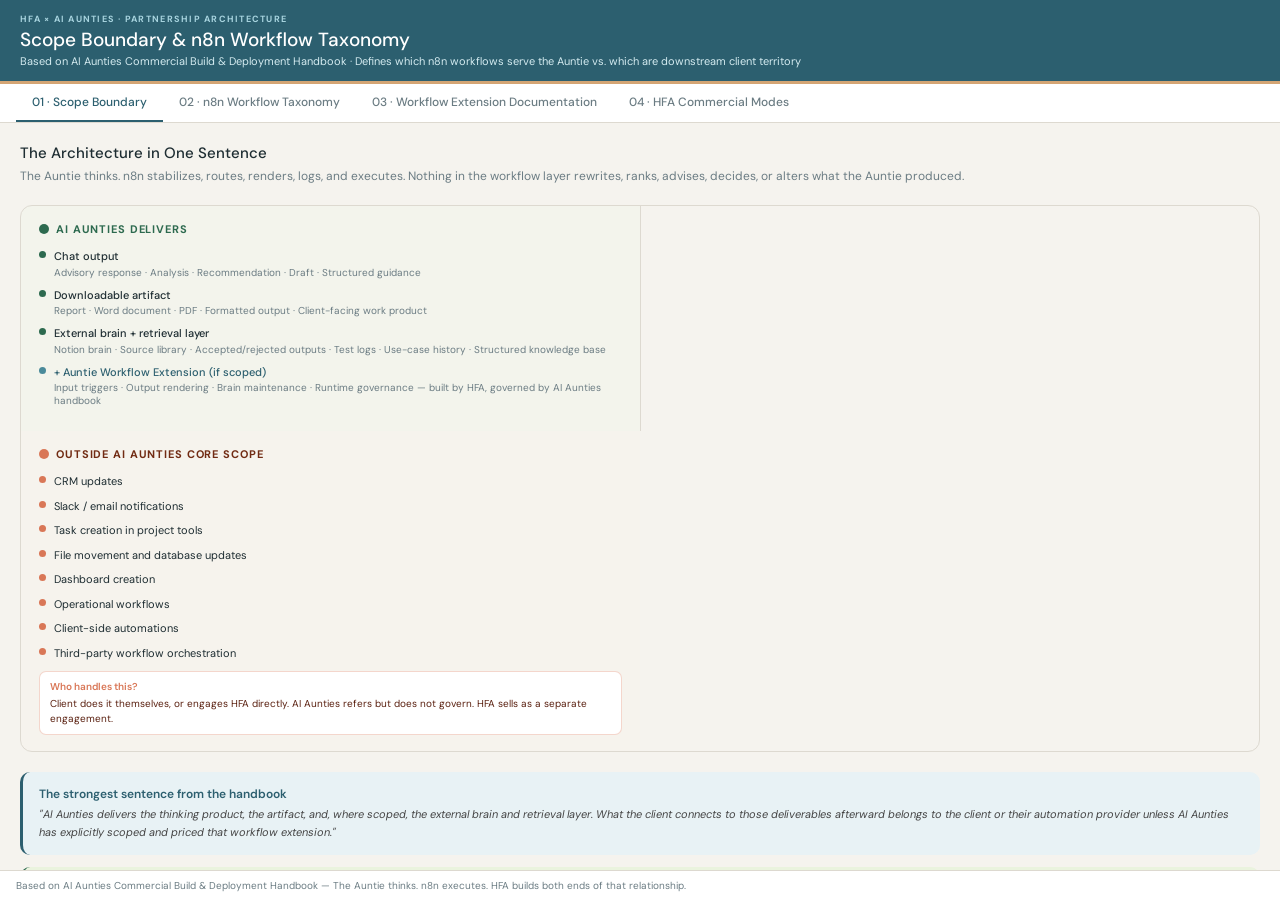
<file: scope-architecture.html>
<!DOCTYPE html>
<html lang="en">
<head>
<meta charset="UTF-8">
<meta name="viewport" content="width=device-width,initial-scale=1.0">
<title>HFA × AI Aunties — Scope Architecture & n8n Workflow Taxonomy</title>
<link href="https://fonts.googleapis.com/css2?family=DM+Sans:wght@300;400;500;600&family=DM+Serif+Display&display=swap" rel="stylesheet">
<style>
*{box-sizing:border-box;margin:0;padding:0}
:root{
  --teal:#2C5F6F;--teal-l:#4A8A9A;--gold:#D4A574;--coral:#D97757;
  --green:#8AB661;--purple:#7F77DD;--navy:#1E3A5F;--rose:#C4577A;
  --amber:#D4860A;--forest:#2D6A4F;--cream:#F5F3EE;--white:#fff;
  --border:#DDD9D0;--text:#1E2D32;--muted:#6B7C83;
}
body{font-family:'DM Sans',sans-serif;background:var(--cream);color:var(--text);height:100vh;display:flex;flex-direction:column;overflow:hidden;font-size:13px}
.hdr{background:var(--teal);padding:13px 20px;border-bottom:3px solid var(--gold);flex-shrink:0}
.hdr-eye{font-size:9px;color:#A8D4DF;font-weight:700;letter-spacing:.14em;text-transform:uppercase;margin-bottom:2px}
.hdr-title{font-size:19px;font-weight:500;color:#fff;margin-bottom:2px}
.hdr-sub{font-size:11px;color:#D4EBF0}
.tabs{background:#fff;border-bottom:1px solid var(--border);padding:0 16px;display:flex;gap:0;flex-shrink:0;overflow-x:auto}
.tab{padding:10px 16px;font-size:12px;font-weight:500;cursor:pointer;color:var(--muted);border-bottom:2px solid transparent;white-space:nowrap;font-family:'DM Sans',sans-serif}
.tab.active{color:var(--teal);border-bottom-color:var(--teal)}
.view{display:none;flex:1;overflow:hidden;min-height:0}
.view.active{display:flex}
/* ── BOUNDARY VIEW ── */
.boundary-wrap{flex:1;overflow-y:auto;padding:20px}
.boundary-wrap::-webkit-scrollbar{width:4px}.boundary-wrap::-webkit-scrollbar-thumb{background:var(--border);border-radius:4px}
.bound-title{font-size:15px;font-weight:500;color:var(--text);margin-bottom:4px}
.bound-sub{font-size:12px;color:var(--muted);margin-bottom:20px;line-height:1.5}
.bound-grid{display:grid;grid-template-columns:1fr 1fr;gap:0;border:1px solid var(--border);border-radius:12px;overflow:hidden;margin-bottom:20px}
.bound-col{padding:16px 18px}
.bound-col-header{font-size:11px;font-weight:700;text-transform:uppercase;letter-spacing:.08em;margin-bottom:12px;display:flex;align-items:center;gap:7px}
.bound-item{display:flex;gap:8px;margin-bottom:8px;align-items:flex-start}
.bound-dot{width:7px;height:7px;border-radius:50%;flex-shrink:0;margin-top:4px}
.bound-item-text{font-size:11px;line-height:1.5}
.bound-item-label{font-size:10px;color:var(--muted);margin-top:1px}
.bound-divider{width:1px;background:var(--border)}
.principle-card{border-radius:10px;padding:14px 16px;margin-bottom:12px;border-left:3px solid}
.principle-title{font-size:12px;font-weight:600;margin-bottom:4px}
.principle-text{font-size:11px;line-height:1.6;color:#444}
.mode-grid{display:grid;grid-template-columns:repeat(auto-fit,minmax(240px,1fr));gap:12px;margin-bottom:20px}
.mode-card{border-radius:10px;padding:14px 16px;border:1px solid var(--border)}
.mode-num{font-size:9px;font-weight:700;text-transform:uppercase;letter-spacing:.08em;margin-bottom:4px}
.mode-name{font-size:13px;font-weight:500;color:var(--text);margin-bottom:5px}
.mode-desc{font-size:11px;color:#555;line-height:1.6;margin-bottom:8px}
.mode-tag{font-size:10px;font-weight:600;padding:2px 8px;border-radius:20px;display:inline-block}
/* ── TAXONOMY VIEW ── */
.tax-wrap{display:flex;flex:1;overflow:hidden}
.tax-sidebar{width:220px;background:#fff;border-right:1px solid var(--border);overflow-y:auto;flex-shrink:0}
.tax-sidebar::-webkit-scrollbar{width:3px}.tax-sidebar::-webkit-scrollbar-thumb{background:var(--border)}
.tax-cat-header{padding:8px 14px 4px;font-size:9px;font-weight:700;text-transform:uppercase;letter-spacing:.1em;color:var(--muted);background:#FAFAF8;border-bottom:1px solid #F0EDE8}
.tax-item{padding:9px 14px;cursor:pointer;border-bottom:1px solid #F5F2EE;border-left:3px solid transparent}
.tax-item:hover{background:#FAFAF8}
.tax-item.active{border-left-color:var(--accent,var(--teal));background:rgba(44,95,111,.05)}
.tax-item-name{font-size:11px;font-weight:500;color:var(--text);line-height:1.3;margin-bottom:1px}
.tax-item-scope{font-size:10px;font-weight:600;padding:1px 7px;border-radius:10px;display:inline-block;margin-top:2px}
.tax-detail{flex:1;overflow-y:auto;padding:16px}
.tax-detail::-webkit-scrollbar{width:4px}.tax-detail::-webkit-scrollbar-thumb{background:var(--border);border-radius:4px}
.wf-card{background:#fff;border:1px solid var(--border);border-radius:12px;overflow:hidden}
.wf-topbar{height:4px}
.wf-body{padding:18px}
.wf-meta{display:flex;gap:7px;flex-wrap:wrap;margin-bottom:14px}
.wf-tag{font-size:10px;font-weight:600;padding:2px 8px;border-radius:20px}
.wf-title{font-size:18px;font-weight:500;color:var(--text);margin-bottom:4px}
.wf-sub{font-size:12px;color:var(--muted);font-style:italic;margin-bottom:14px;line-height:1.5}
.wf-section{font-size:9px;font-weight:700;text-transform:uppercase;letter-spacing:.1em;color:var(--muted);margin:0 0 7px}
.node-grid{display:grid;grid-template-columns:repeat(auto-fill,minmax(175px,1fr));gap:8px;margin-bottom:14px}
.node-card{background:var(--cream);border:1px solid var(--border);border-radius:8px;padding:9px 11px}
.node-role{font-size:9px;font-weight:700;text-transform:uppercase;letter-spacing:.08em;margin-bottom:3px}
.node-name{font-size:11px;font-weight:500;color:var(--text);margin-bottom:2px}
.node-desc{font-size:10px;color:var(--muted);line-height:1.4}
.flow-row{display:flex;align-items:center;gap:6px;flex-wrap:wrap;margin-bottom:14px;background:var(--cream);border-radius:9px;padding:12px}
.flow-chip{background:#fff;border:1px solid var(--border);border-radius:7px;padding:4px 10px;font-size:11px;color:var(--muted);white-space:nowrap}
.flow-chip.agent{background:var(--teal);color:#fff;border-color:var(--teal);font-weight:600}
.flow-chip.n8n{background:rgba(74,138,154,.15);color:var(--teal-l);border-color:rgba(74,138,154,.4);font-weight:500}
.flow-arr{color:var(--muted);font-size:14px;flex-shrink:0}
.allowed-grid{display:grid;grid-template-columns:1fr 1fr;gap:10px;margin-bottom:14px}
.allowed-box{border-radius:9px;padding:12px}
.allowed-label{font-size:9px;font-weight:700;text-transform:uppercase;letter-spacing:.08em;margin-bottom:7px}
.allowed-item{display:flex;gap:7px;margin-bottom:5px;font-size:11px;line-height:1.5}
/* ── DOCUMENTATION VIEW ── */
.doc-wrap{flex:1;overflow-y:auto;padding:20px}
.doc-wrap::-webkit-scrollbar{width:4px}.doc-wrap::-webkit-scrollbar-thumb{background:var(--border);border-radius:4px}
.field-table{width:100%;border-collapse:collapse;margin-bottom:20px}
.field-table th{background:var(--teal);color:#fff;font-size:11px;font-weight:500;padding:9px 12px;text-align:left}
.field-table td{padding:9px 12px;font-size:11px;border-bottom:1px solid var(--border);line-height:1.5;vertical-align:top}
.field-table tr:last-child td{border-bottom:none}
.field-table tr:nth-child(even) td{background:rgba(44,95,111,.03)}
.field-req{font-size:9px;font-weight:700;padding:1px 6px;border-radius:10px}
.bound-rule{background:#FAECE7;border:1px solid rgba(217,119,87,.3);border-radius:10px;padding:14px 16px;margin-bottom:14px}
.bound-rule-title{font-size:12px;font-weight:600;color:#712B13;margin-bottom:6px}
.rule-row{display:flex;gap:8px;margin-bottom:5px;font-size:11px}
.check{color:#2D6A4F;font-weight:700;flex-shrink:0}
.cross{color:#D97757;font-weight:700;flex-shrink:0}
/* ── FOOTER ── */
.footer{background:#fff;border-top:1px solid var(--border);padding:8px 16px;flex-shrink:0}
.footer p{font-size:10px;color:var(--muted)}
</style>
</head>
<body>

<div class="hdr">
  <div class="hdr-eye">HFA × AI Aunties · Partnership Architecture</div>
  <div class="hdr-title">Scope Boundary & n8n Workflow Taxonomy</div>
  <div class="hdr-sub">Based on AI Aunties Commercial Build & Deployment Handbook · Defines which n8n workflows serve the Auntie vs. which are downstream client territory</div>
</div>

<div class="tabs">
  <div class="tab active" onclick="showTab('boundary')">01 · Scope Boundary</div>
  <div class="tab" onclick="showTab('taxonomy')">02 · n8n Workflow Taxonomy</div>
  <div class="tab" onclick="showTab('documentation')">03 · Workflow Extension Documentation</div>
  <div class="tab" onclick="showTab('modes')">04 · HFA Commercial Modes</div>
</div>

<!-- ══════════════════ TAB 1: BOUNDARY ══════════════════ -->
<div id="view-boundary" class="view active">
<div class="boundary-wrap">

  <div class="bound-title">The Architecture in One Sentence</div>
  <div class="bound-sub">The Auntie thinks. n8n stabilizes, routes, renders, logs, and executes. Nothing in the workflow layer rewrites, ranks, advises, decides, or alters what the Auntie produced.</div>

  <div class="bound-grid">
    <div class="bound-col" style="background:#EAF3DE22">
      <div class="bound-col-header" style="color:#2D6A4F">
        <div style="width:10px;height:10px;border-radius:50%;background:#2D6A4F"></div>
        AI Aunties delivers
      </div>
      <div class="bound-item">
        <div class="bound-dot" style="background:#2D6A4F;margin-top:3px"></div>
        <div>
          <div class="bound-item-text" style="font-weight:500">Chat output</div>
          <div class="bound-item-label">Advisory response · Analysis · Recommendation · Draft · Structured guidance</div>
        </div>
      </div>
      <div class="bound-item">
        <div class="bound-dot" style="background:#2D6A4F;margin-top:3px"></div>
        <div>
          <div class="bound-item-text" style="font-weight:500">Downloadable artifact</div>
          <div class="bound-item-label">Report · Word document · PDF · Formatted output · Client-facing work product</div>
        </div>
      </div>
      <div class="bound-item">
        <div class="bound-dot" style="background:#2D6A4F;margin-top:3px"></div>
        <div>
          <div class="bound-item-text" style="font-weight:500">External brain + retrieval layer</div>
          <div class="bound-item-label">Notion brain · Source library · Accepted/rejected outputs · Test logs · Use-case history · Structured knowledge base</div>
        </div>
      </div>
      <div class="bound-item">
        <div class="bound-dot" style="background:#4A8A9A;margin-top:3px"></div>
        <div>
          <div class="bound-item-text" style="font-weight:500;color:#2C5F6F">+ Auntie Workflow Extension (if scoped)</div>
          <div class="bound-item-label">Input triggers · Output rendering · Brain maintenance · Runtime governance — built by HFA, governed by AI Aunties handbook</div>
        </div>
      </div>
    </div>
    <div class="bound-divider"></div>
    <div class="bound-col" style="background:#FAECE722">
      <div class="bound-col-header" style="color:#712B13">
        <div style="width:10px;height:10px;border-radius:50%;background:#D97757"></div>
        Outside AI Aunties core scope
      </div>
      <div class="bound-item">
        <div class="bound-dot" style="background:#D97757;margin-top:3px"></div>
        <div><div class="bound-item-text">CRM updates</div></div>
      </div>
      <div class="bound-item">
        <div class="bound-dot" style="background:#D97757;margin-top:3px"></div>
        <div><div class="bound-item-text">Slack / email notifications</div></div>
      </div>
      <div class="bound-item">
        <div class="bound-dot" style="background:#D97757;margin-top:3px"></div>
        <div><div class="bound-item-text">Task creation in project tools</div></div>
      </div>
      <div class="bound-item">
        <div class="bound-dot" style="background:#D97757;margin-top:3px"></div>
        <div><div class="bound-item-text">File movement and database updates</div></div>
      </div>
      <div class="bound-item">
        <div class="bound-dot" style="background:#D97757;margin-top:3px"></div>
        <div><div class="bound-item-text">Dashboard creation</div></div>
      </div>
      <div class="bound-item">
        <div class="bound-dot" style="background:#D97757;margin-top:3px"></div>
        <div><div class="bound-item-text">Operational workflows</div></div>
      </div>
      <div class="bound-item">
        <div class="bound-dot" style="background:#D97757;margin-top:3px"></div>
        <div><div class="bound-item-text">Client-side automations</div></div>
      </div>
      <div class="bound-item">
        <div class="bound-dot" style="background:#D97757;margin-top:3px"></div>
        <div><div class="bound-item-text">Third-party workflow orchestration</div></div>
      </div>
      <div style="margin-top:10px;padding:8px 10px;background:#fff;border-radius:7px;border:1px solid rgba(217,119,87,.3)">
        <div style="font-size:10px;font-weight:600;color:#D97757;margin-bottom:3px">Who handles this?</div>
        <div style="font-size:10px;color:#5A2010;line-height:1.5">Client does it themselves, or engages HFA directly. AI Aunties refers but does not govern. HFA sells as a separate engagement.</div>
      </div>
    </div>
  </div>

  <div style="margin-bottom:14px">
    <div class="principle-card" style="background:#E8F2F5;border-color:#2C5F6F">
      <div class="principle-title" style="color:#2C5F6F">The strongest sentence from the handbook</div>
      <div class="principle-text" style="font-style:italic">"AI Aunties delivers the thinking product, the artifact, and, where scoped, the external brain and retrieval layer. What the client connects to those deliverables afterward belongs to the client or their automation provider unless AI Aunties has explicitly scoped and priced that workflow extension."</div>
    </div>
    <div class="principle-card" style="background:#EAF3DE;border-color:#2D6A4F">
      <div class="principle-title" style="color:#2D6A4F">The cognition boundary rule</div>
      <div class="principle-text">"Automation does not replace the Auntie, rewrite the Auntie, or make decisions on behalf of the Auntie. The Auntie remains the product runtime. The Auntie, operating through GPT, owns cognition, judgment, advisory reasoning, recommendations, language, and final client-facing content."</div>
    </div>
    <div class="principle-card" style="background:#FAEEDA;border-color:#D4860A">
      <div class="principle-title" style="color:#D4860A">The implementation rule</div>
      <div class="principle-text">"Technical partners may support implementation of the workflow module, but the automation remains governed by the AI Aunties Commercial Build & Deployment Handbook. The partner's role is implementation support, not product ownership or cognitive architecture."</div>
    </div>
  </div>

  <div style="font-size:12px;font-weight:600;color:var(--text);margin-bottom:10px">Commercial responsibility matrix</div>
  <table class="field-table" style="margin-bottom:0">
    <tr><th>Delivered by AI Aunties</th><th>Downstream — Client or HFA responsibility</th></tr>
    <tr><td>Auntie-generated chat output</td><td>Acting on that output inside client systems</td></tr>
    <tr><td>Downloadable artifact</td><td>Routing, filing, emailing, or distributing it</td></tr>
    <tr><td>Notion brain + retrieval layer</td><td>Connecting it to other tools or automations</td></tr>
    <tr><td>Auntie package structure</td><td>Client-specific workflow orchestration beyond scope</td></tr>
    <tr><td>Scoped AIA workflow extension (HFA builds, AIA governs)</td><td>Any automation not included in the AIA scope</td></tr>
  </table>
</div>
</div>

<!-- ══════════════════ TAB 2: TAXONOMY ══════════════════ -->
<div id="view-taxonomy" class="view">
<div class="tax-wrap">
<div class="tax-sidebar" id="tax-sidebar"></div>
<div class="tax-detail" id="tax-detail"></div>
</div>
</div>

<!-- ══════════════════ TAB 3: DOCUMENTATION ══════════════════ -->
<div id="view-documentation" class="view">
<div class="doc-wrap">

  <div style="font-size:15px;font-weight:500;color:var(--text);margin-bottom:4px">Auntie Workflow Extension — Required Documentation</div>
  <div style="font-size:12px;color:var(--muted);margin-bottom:18px;line-height:1.5">Every n8n workflow built as an Auntie Workflow Extension must be documented with these fields before it goes into production. AI Aunties owns the standard; HFA owns the implementation build tasks.</div>

  <table class="field-table">
    <tr>
      <th style="width:22%">Required Field</th>
      <th style="width:36%">Description</th>
      <th style="width:42%">Example</th>
    </tr>
    <tr>
      <td><strong>Auntie Name</strong><br><span class="field-req" style="background:#EAF3DE;color:#2D6A4F">Required</span></td>
      <td>The specific Auntie the workflow supports. Must be a named, documented Auntie in the AI Aunties system.</td>
      <td style="color:var(--muted)">Renee (Commercial Real Estate Analytical Auntie)</td>
    </tr>
    <tr>
      <td><strong>Client / Use Case</strong><br><span class="field-req" style="background:#EAF3DE;color:#2D6A4F">Required</span></td>
      <td>The client context and specific business process being automated.</td>
      <td style="color:var(--muted)">Ardra (CBRE) — property analysis report delivery to client inbox</td>
    </tr>
    <tr>
      <td><strong>Workflow Purpose</strong><br><span class="field-req" style="background:#EAF3DE;color:#2D6A4F">Required</span></td>
      <td>The specific job this n8n workflow performs. One sentence. If it takes more than one sentence, split into two workflows.</td>
      <td style="color:var(--muted)">Renders Renee's analysis output as a formatted PDF and emails it to the client contact stored in the deal record.</td>
    </tr>
    <tr>
      <td><strong>Trigger Event</strong><br><span class="field-req" style="background:#EAF3DE;color:#2D6A4F">Required</span></td>
      <td>What starts the workflow. Must be a specific, observable event — not "when the Auntie is done."</td>
      <td style="color:var(--muted)">Webhook fired by GPT when Renee marks analysis complete; OR manual trigger by agent pressing "Send to Client" button in Notion.</td>
    </tr>
    <tr>
      <td><strong>Inputs Required</strong><br><span class="field-req" style="background:#EAF3DE;color:#2D6A4F">Required</span></td>
      <td>Files, data, forms, messages, or Auntie outputs the workflow needs to run. Be specific about format and source.</td>
      <td style="color:var(--muted)">Renee's analysis text (from Notion property page) · Client email address (from deal record in Supabase) · Property address for PDF filename</td>
    </tr>
    <tr>
      <td><strong>Actions Performed</strong><br><span class="field-req" style="background:#EAF3DE;color:#2D6A4F">Required</span></td>
      <td>Routing, rendering, notifications, updates, delivery, logging, and any other defined action steps. List each action.</td>
      <td style="color:var(--muted)">1. Fetch analysis text from Notion · 2. Render PDF using template · 3. Email PDF to client contact · 4. Log delivery timestamp to Supabase</td>
    </tr>
    <tr>
      <td><strong>Systems Touched</strong><br><span class="field-req" style="background:#EAF3DE;color:#2D6A4F">Required</span></td>
      <td>Every system the workflow reads from or writes to. Include n8n, Notion, CRM, email, file storage, forms, or any other tools.</td>
      <td style="color:var(--muted)">n8n (orchestration) · Notion (Auntie output source) · Supabase (client record + delivery log) · Gmail (delivery) · PDF renderer</td>
    </tr>
    <tr>
      <td><strong>Cognition Boundary</strong><br><span class="field-req" style="background:#FAECE7;color:#712B13">Critical</span></td>
      <td>Explicit confirmation that this workflow does NOT rewrite, rank, advise, decide, or alter Auntie output in any way. If it does, it is not an Auntie Workflow Extension — it is a separate system that requires AI Aunties review.</td>
      <td style="color:var(--muted)">Confirmed. This workflow renders and delivers Renee's output verbatim. No text is modified, summarized, ranked, or altered. The PDF template applies formatting only.</td>
    </tr>
    <tr>
      <td><strong>Failure Behavior</strong><br><span class="field-req" style="background:#EAF3DE;color:#2D6A4F">Required</span></td>
      <td>What happens when the workflow cannot complete. Auntie output must never be lost or silently dropped. Define the fallback.</td>
      <td style="color:var(--muted)">If PDF render fails: alert sent to HFA and agent. Auntie output preserved in Notion. No silent failure. Manual delivery fallback via direct email.</td>
    </tr>
    <tr>
      <td><strong>Testing Requirement</strong><br><span class="field-req" style="background:#EAF3DE;color:#2D6A4F">Required</span></td>
      <td>How this workflow is validated before client use. Must include at least: happy path test, empty input test, and failure mode test.</td>
      <td style="color:var(--muted)">Happy path: full analysis → PDF rendered → email delivered. Empty input: no analysis text → workflow stops, alert fired. Failure: email API down → fallback alert triggered.</td>
    </tr>
    <tr>
      <td><strong>Owner</strong><br><span class="field-req" style="background:#EAF3DE;color:#2D6A4F">Required</span></td>
      <td>AI Aunties owns the product standard. HFA owns the implementation build. Both are named here.</td>
      <td style="color:var(--muted)">Product standard: AI Aunties (Sarita Myers) · Implementation: Human First Automations (Jerry Pender)</td>
    </tr>
  </table>

  <div class="bound-rule">
    <div class="bound-rule-title">Cognition boundary — what n8n can and cannot do to Auntie output</div>
    <div style="display:grid;grid-template-columns:1fr 1fr;gap:10px;margin-top:8px">
      <div>
        <div style="font-size:10px;font-weight:700;color:#2D6A4F;margin-bottom:6px">✓ n8n MAY</div>
        <div class="rule-row"><span class="check">✓</span><span>Route the output to a person, system, or channel</span></div>
        <div class="rule-row"><span class="check">✓</span><span>Render the output as PDF, Word, or formatted email</span></div>
        <div class="rule-row"><span class="check">✓</span><span>File the output to Notion, Supabase, or Drive</span></div>
        <div class="rule-row"><span class="check">✓</span><span>Deliver the output via email, SMS, or portal</span></div>
        <div class="rule-row"><span class="check">✓</span><span>Log the output to the model registry</span></div>
        <div class="rule-row"><span class="check">✓</span><span>Trigger the Auntie with an input</span></div>
        <div class="rule-row"><span class="check">✓</span><span>Feed context from the Notion brain to the Auntie</span></div>
        <div class="rule-row"><span class="check">✓</span><span>Apply formatting templates (visual only, no text change)</span></div>
        <div class="rule-row"><span class="check">✓</span><span>Send notification that the output is ready</span></div>
        <div class="rule-row"><span class="check">✓</span><span>Run the QA loop (route for revision, not rewrite it)</span></div>
      </div>
      <div>
        <div style="font-size:10px;font-weight:700;color:#712B13;margin-bottom:6px">✗ n8n MAY NOT</div>
        <div class="rule-row"><span class="cross">✗</span><span>Rewrite or paraphrase Auntie advisory content</span></div>
        <div class="rule-row"><span class="cross">✗</span><span>Rank or select between Auntie-generated options</span></div>
        <div class="rule-row"><span class="cross">✗</span><span>Add recommendations not generated by the Auntie</span></div>
        <div class="rule-row"><span class="cross">✗</span><span>Override the Auntie's judgment or conclusions</span></div>
        <div class="rule-row"><span class="cross">✗</span><span>Summarize Auntie output with a different AI model</span></div>
        <div class="rule-row"><span class="cross">✗</span><span>Make decisions about what content the client receives</span></div>
        <div class="rule-row"><span class="cross">✗</span><span>Alter the Auntie's tone, voice, or language</span></div>
        <div class="rule-row"><span class="cross">✗</span><span>Generate advisory content independently</span></div>
        <div class="rule-row"><span class="cross">✗</span><span>Decide which clients receive which level of output</span></div>
        <div class="rule-row"><span class="cross">✗</span><span>Run a second AI model on the output without AIA approval</span></div>
      </div>
    </div>
  </div>

</div>
</div>

<!-- ══════════════════ TAB 4: HFA MODES ══════════════════ -->
<div id="view-modes" class="view">
<div class="boundary-wrap">

  <div class="bound-title">HFA's Three Commercial Modes in the AI Aunties Architecture</div>
  <div class="bound-sub" style="margin-bottom:20px">HFA operates differently depending on where in the architecture the work lives. Each mode has different scope, pricing, governance, and client relationship dynamics.</div>

  <div class="mode-grid">
    <div class="mode-card" style="border-color:#2C5F6F;border-top:3px solid #2C5F6F">
      <div class="mode-num" style="color:#2C5F6F">Mode 01</div>
      <div class="mode-name">Auntie Workflow Extension Builder</div>
      <div class="mode-desc">HFA builds n8n workflows that serve the Auntie product directly — input triggers, output rendering, brain maintenance, and runtime governance. These live inside the AI Aunties commercial scope and are governed by the AI Aunties handbook.</div>
      <div style="margin-bottom:8px">
        <div style="font-size:10px;font-weight:600;color:var(--teal);margin-bottom:5px">What HFA builds here:</div>
        <div style="font-size:11px;color:#444;line-height:1.7">
          · Input trigger workflows (form → Auntie)<br>
          · Output rendering workflows (Auntie → PDF/Word)<br>
          · Notion brain maintenance workflows<br>
          · QA loop workflows (Maxine/Lux)<br>
          · Model registry logging workflows<br>
          · Context retrieval workflows
        </div>
      </div>
      <div style="display:flex;gap:6px;flex-wrap:wrap">
        <span class="mode-tag" style="background:#E8F2F5;color:#2C5F6F">Governed by AIA handbook</span>
        <span class="mode-tag" style="background:#EAF3DE;color:#2D6A4F">Co-sold with AIA package</span>
      </div>
    </div>
    <div class="mode-card" style="border-color:#D97757;border-top:3px solid #D97757">
      <div class="mode-num" style="color:#D97757">Mode 02</div>
      <div class="mode-name">Downstream Automation Partner</div>
      <div class="mode-desc">Once the Auntie delivers its output, anything the client wants to do with that output in their own systems is outside AI Aunties core scope. AI Aunties refers the client to HFA. HFA sells this directly. No AIA governance applies.</div>
      <div style="margin-bottom:8px">
        <div style="font-size:10px;font-weight:600;color:#D97757;margin-bottom:5px">What HFA builds here:</div>
        <div style="font-size:11px;color:#444;line-height:1.7">
          · CRM updates from Auntie output<br>
          · Task creation from recommendations<br>
          · Slack/email notification routing<br>
          · Database writes from artifacts<br>
          · Dashboard creation from reports<br>
          · File routing and operational workflows
        </div>
      </div>
      <div style="display:flex;gap:6px;flex-wrap:wrap">
        <span class="mode-tag" style="background:#FAECE7;color:#712B13">HFA direct sale</span>
        <span class="mode-tag" style="background:#FAEEDA;color:#633806">AIA refers, HFA closes</span>
      </div>
    </div>
    <div class="mode-card" style="border-color:#7F77DD;border-top:3px solid #7F77DD">
      <div class="mode-num" style="color:#7F77DD">Mode 03</div>
      <div class="mode-name">Independent HFA Engagement</div>
      <div class="mode-desc">Clients who don't have an Auntie but need automation. Pure HFA business. AI Aunties is not involved unless HFA identifies an opportunity to introduce the Auntie product — which becomes a referral in the other direction.</div>
      <div style="margin-bottom:8px">
        <div style="font-size:10px;font-weight:600;color:#7F77DD;margin-bottom:5px">What HFA builds here:</div>
        <div style="font-size:11px;color:#444;line-height:1.7">
          · All workflow types from the catalog<br>
          · Industry-specific automation builds<br>
          · Solopreneur workflow subscriptions<br>
          · Full business automation systems<br>
          · Custom integrations and pipelines<br>
          · Everything in the HFA product catalog
        </div>
      </div>
      <div style="display:flex;gap:6px;flex-wrap:wrap">
        <span class="mode-tag" style="background:#EEEDFE;color:#3C3489">Pure HFA business</span>
        <span class="mode-tag" style="background:#EAF3DE;color:#2D6A4F">Reverse referral to AIA</span>
      </div>
    </div>
  </div>

  <div style="background:#fff;border:1px solid var(--border);border-radius:12px;padding:16px;margin-bottom:20px">
    <div style="font-size:13px;font-weight:500;color:var(--text);margin-bottom:12px">The referral loop between modes</div>
    <div style="display:flex;gap:10px;align-items:center;flex-wrap:wrap">
      <div style="background:#E8F2F5;border-radius:8px;padding:10px 14px;font-size:11px;color:#2C5F6F;text-align:center;min-width:120px">
        <div style="font-weight:600;margin-bottom:2px">AIA client</div>
        <div style="color:var(--muted)">needs automation</div>
      </div>
      <div style="color:var(--muted);font-size:18px">→</div>
      <div style="background:#FAEEDA;border-radius:8px;padding:10px 14px;font-size:11px;color:#633806;text-align:center;min-width:120px">
        <div style="font-weight:600;margin-bottom:2px">AIA refers to HFA</div>
        <div style="color:var(--muted)">Mode 01 or 02</div>
      </div>
      <div style="color:var(--muted);font-size:18px">→</div>
      <div style="background:#EAF3DE;border-radius:8px;padding:10px 14px;font-size:11px;color:#2D6A4F;text-align:center;min-width:120px">
        <div style="font-weight:600;margin-bottom:2px">HFA builds</div>
        <div style="color:var(--muted)">extension or downstream</div>
      </div>
    </div>
    <div style="height:10px"></div>
    <div style="display:flex;gap:10px;align-items:center;flex-wrap:wrap">
      <div style="background:#EEEDFE;border-radius:8px;padding:10px 14px;font-size:11px;color:#3C3489;text-align:center;min-width:120px">
        <div style="font-weight:600;margin-bottom:2px">HFA client</div>
        <div style="color:var(--muted)">needs cognitive layer</div>
      </div>
      <div style="color:var(--muted);font-size:18px">→</div>
      <div style="background:#FAEEDA;border-radius:8px;padding:10px 14px;font-size:11px;color:#633806;text-align:center;min-width:120px">
        <div style="font-weight:600;margin-bottom:2px">HFA refers to AIA</div>
        <div style="color:var(--muted)">Mode 03 → AIA sale</div>
      </div>
      <div style="color:var(--muted);font-size:18px">→</div>
      <div style="background:#EAF3DE;border-radius:8px;padding:10px 14px;font-size:11px;color:#2D6A4F;text-align:center;min-width:120px">
        <div style="font-weight:600;margin-bottom:2px">AIA delivers Auntie</div>
        <div style="color:var(--muted)">HFA stays as ext. builder</div>
      </div>
    </div>
  </div>

</div>
</div>

<div class="footer"><p>Based on AI Aunties Commercial Build & Deployment Handbook — The Auntie thinks. n8n executes. HFA builds both ends of that relationship.</p></div>

<script>
const CATS=[
  {id:"c1",label:"Category 1 — Auntie Input Workflows",scope:"AIA scope",scopeColor:"#2D6A4F",
   desc:"Workflows that feed information INTO the Auntie before it thinks. These are inside AI Aunties scope as Auntie Workflow Extensions.",
   workflows:[
    {id:"c1w1",name:"Form → Auntie Trigger",
     sub:"Client or team member submits a form → n8n parses, structures, and fires the Auntie with the right context",
     nodes:[
      {role:"Trigger",name:"Webhook / Form node",desc:"Receives form submission from Typeform, JotForm, or embedded form"},
      {role:"Transform",name:"Edit Fields node",desc:"Structures raw form data into the exact JSON the Auntie expects as input"},
      {role:"Enrich",name:"Supabase / Notion node",desc:"Pulls any existing client history or brain context to include in the Auntie call"},
      {role:"Execute",name:"HTTP Request (GPT API)",desc:"Fires the Auntie with structured input + retrieved context"},
    ],
     flow:["📋 Form submitted","→","n8n parses + structures","→","Retrieves brain context","→","🧠 Auntie triggered","→","Auntie produces output"],
     boundary:"Input prep only. n8n does not decide what the Auntie should say — it organizes the information the Auntie needs to think clearly.",
     examples:["Client intake → Auntie brief","Property data → Renee analysis trigger","Volunteer application → Auntie response trigger","Grant RFP → Auntie eligibility assessment trigger"]},
    {id:"c1w2",name:"Scheduled Auntie Briefing",
     sub:"Time-based trigger fires the Auntie on a schedule — morning briefings, weekly syntheses, monthly reports",
     nodes:[
      {role:"Trigger",name:"Schedule Trigger node",desc:"Fires at defined time — daily 6AM, weekly Monday, monthly 1st"},
      {role:"Gather",name:"Multiple source nodes",desc:"Pulls data from CRM, Notion, calendar, news APIs, email to assemble context"},
      {role:"Structure",name:"Merge + Code node",desc:"Combines all sources into a single coherent brief for the Auntie"},
      {role:"Execute",name:"HTTP Request (GPT API)",desc:"Fires the Auntie with the assembled context for synthesis"},
    ],
     flow:["⏰ Schedule trigger","→","n8n pulls all sources","→","Merges into brief","→","🧠 Auntie synthesizes","→","Output delivered"],
     boundary:"Data gathering and structuring only. The Auntie decides what matters, what to flag, and what to recommend. n8n just collects and combines.",
     examples:["Daily ED morning briefing","Weekly donor intelligence digest","Monthly grant compliance check","Annual report data assembly"]},
    {id:"c1w3",name:"Document → Auntie Context Injection",
     sub:"Document uploaded or received → n8n extracts and structures content → Auntie receives it as context",
     nodes:[
      {role:"Trigger",name:"Email Trigger / Drive Watch",desc:"Detects new document in email attachment or Drive folder"},
      {role:"Extract",name:"Extract From File node",desc:"Pulls text content from PDF, Word, or other document format"},
      {role:"Structure",name:"Summarize + Edit Fields",desc:"Structures the extracted text for Auntie consumption — no AI summarization, just field organization"},
      {role:"Execute",name:"HTTP Request (GPT API)",desc:"Provides document content as context in the Auntie call"},
    ],
     flow:["📄 Document received","→","n8n extracts text","→","Structures for Auntie","→","🧠 Auntie receives as context","→","Auntie analyzes + responds"],
     boundary:"Text extraction and structuring only. n8n does not summarize or analyze the document — that is the Auntie's job.",
     examples:["Grant RFP → Auntie eligibility review","Client intake doc → Auntie case brief","Meeting recording → Auntie minutes analysis","Research doc → Auntie synthesis trigger"]},
    {id:"c1w4",name:"Voice Note → Auntie Input",
     sub:"Audio or voice note submitted → transcribed → structured → Auntie receives as clean text input",
     nodes:[
      {role:"Trigger",name:"Webhook / Telegram node",desc:"Receives voice message from Telegram, WhatsApp, or uploaded audio file"},
      {role:"Transcribe",name:"OpenAI Whisper API",desc:"Converts audio to text transcript — no AI reasoning, just transcription"},
      {role:"Clean",name:"Edit Fields node",desc:"Removes filler words, structures into paragraphs for Auntie readability"},
      {role:"Execute",name:"HTTP Request (GPT API)",desc:"Fires the Auntie with the clean transcript as the input"},
    ],
     flow:["🎙️ Voice note received","→","Whisper transcription","→","Text cleaned + structured","→","🧠 Auntie receives","→","Auntie thinks + produces"],
     boundary:"Transcription is mechanical, not cognitive. Whisper converts audio to text — it does not analyze, summarize, or draw conclusions. The Auntie does that.",
     examples:["ED voice memo → morning briefing trigger","Client voice note → Auntie intake processing","Staff field report → Auntie program update","Coach session note → Auntie client recap trigger"]},
   ]},
  {id:"c2",label:"Category 2 — Auntie Output Workflows",scope:"AIA scope (with extension)",scopeColor:"#2C5F6F",
   desc:"Workflows that take the Auntie's finished output and render, deliver, or distribute it — without changing a word. These are Auntie Workflow Extensions, inside AI Aunties scope when explicitly purchased.",
   workflows:[
    {id:"c2w1",name:"Output → PDF / Word Artifact",
     sub:"Auntie produces text output → n8n renders it as a formatted, branded document the client can download or receive",
     nodes:[
      {role:"Receive",name:"Webhook / n8n internal",desc:"Receives the Auntie's completed text output from the GPT API response"},
      {role:"Format",name:"HTML / Markdown node",desc:"Applies document template formatting — headers, spacing, brand fonts. No text changes."},
      {role:"Render",name:"PDF generation library",desc:"Converts formatted HTML to PDF or Word document"},
      {role:"Deliver",name:"Email / Drive / Notion node",desc:"Sends rendered artifact to client or files it in the right location"},
    ],
     flow:["🧠 Auntie output received","→","Template formatting applied","→","PDF/Word rendered","→","Delivered to client / filed"],
     boundary:"Template applies visual formatting only — no text modification. The output the client receives is exactly what the Auntie produced.",
     examples:["Renee analysis → formatted client PDF","Grant narrative → Word document for submission","Board packet → formatted PDF to board members","Client report → branded PDF delivery"]},
    {id:"c2w2",name:"Output → Notion Brain Filing",
     sub:"Auntie session or output → n8n files it to the right location in the Notion brain with metadata tags",
     nodes:[
      {role:"Receive",name:"Webhook / HTTP trigger",desc:"Receives Auntie output + session metadata (date, client, type)"},
      {role:"Classify",name:"IF / Switch node",desc:"Routes to correct Notion database based on output type — accepted, rejected, test, production"},
      {role:"File",name:"Notion node",desc:"Creates properly structured Notion page with the output + metadata tags"},
      {role:"Log",name:"Supabase node",desc:"Appends entry to model registry with full context for pattern tracking"},
    ],
     flow:["🧠 Auntie output + metadata","→","IF/Switch classifies type","→","Notion page created","→","Model registry logged"],
     boundary:"Filing is mechanical classification and storage — not cognitive evaluation. The IF/Switch uses explicit metadata rules (output type, flagged/accepted) set by AI Aunties, not AI judgment.",
     examples:["Session output → accepted outputs library","Failed test → rejected outputs log","Client delivery → use-case history","New learning → retrieval notes database"]},
    {id:"c2w3",name:"Output → Email / Portal Delivery",
     sub:"Auntie produces the content → n8n sends it to the right person through the right channel at the right time",
     nodes:[
      {role:"Receive",name:"Webhook trigger",desc:"Receives Auntie output with delivery metadata (recipient, channel, timing)"},
      {role:"Personalize",name:"Edit Fields node",desc:"Inserts recipient name, date, and reference fields — no content changes"},
      {role:"Route",name:"IF / Switch node",desc:"Routes to email, portal, Slack, or SMS based on channel preference in client record"},
      {role:"Send",name:"Gmail / Outlook / SMS node",desc:"Delivers the output through the selected channel"},
    ],
     flow:["🧠 Auntie output + delivery metadata","→","Recipient fields inserted","→","Channel routing","→","Delivered to client"],
     boundary:"Delivery routing only. The IF/Switch routes based on client preferences stored in Supabase — not on content evaluation. No word of the Auntie's output is changed.",
     examples:["Coaching recap → client email delivery","Analysis report → portal post","Daily briefing → ED email","Artifact → client download link"]},
   ]},
  {id:"c3",label:"Category 3 — Brain & Memory Workflows",scope:"AIA scope (core)",scopeColor:"#D4860A",
   desc:"Workflows that build, maintain, and retrieve from the Notion brain and retrieval layer. These are central to the Auntie product — the brain is what gives the Auntie long-term memory and consistency.",
   workflows:[
    {id:"c3w1",name:"Conversation → Brain Update",
     sub:"Every Auntie session updates the knowledge base — new information logged, contradictions flagged, patterns recorded",
     nodes:[
      {role:"Trigger",name:"Webhook (post-session)",desc:"Fires after each Auntie session completes with session transcript"},
      {role:"Classify",name:"GPT classification call",desc:"AI Aunties-sanctioned classification: new knowledge, contradiction, use-case pattern, or test result. This is the ONE place a second AI call is permitted — to classify, not to rewrite."},
      {role:"Route",name:"Switch node",desc:"Routes classified content to the correct brain section in Notion"},
      {role:"Update",name:"Notion node",desc:"Updates existing page or creates new entry with full context"},
    ],
     flow:["🧠 Session completes","→","Classification call (type only)","→","Switch routes to brain section","→","Notion brain updated"],
     boundary:"Classification is permitted here because it determines WHERE to file, not WHAT the content means. The Auntie's words are filed verbatim — the classification only selects the destination.",
     examples:["New client insight → brain knowledge section","Test failure → rejected outputs with notes","Successful pattern → use-case history","Contradiction with prior → flag for AI Aunties review"]},
    {id:"c3w2",name:"Retrieval Layer — Context Pull",
     sub:"Before the Auntie runs, n8n pulls the most relevant prior knowledge from the brain and feeds it as context",
     nodes:[
      {role:"Trigger",name:"Pre-Auntie hook",desc:"Fires before the Auntie call based on input type and client context"},
      {role:"Query",name:"Supabase / Notion query node",desc:"Searches the brain for relevant prior sessions, knowledge, and patterns by keyword and client"},
      {role:"Score",name:"Vector similarity (optional)",desc:"If vector search is set up: finds semantically similar prior outputs for richer context"},
      {role:"Inject",name:"Edit Fields node",desc:"Structures retrieved context as the 'prior knowledge' field in the Auntie's system prompt"},
    ],
     flow:["🔍 Input received","→","Brain queried for relevant context","→","Context structured","→","🧠 Auntie receives prior knowledge","→","Auntie thinks with memory"],
     boundary:"Retrieval and injection only. n8n selects context by recency and keyword match — not by judging what the Auntie should think. The Auntie decides what's relevant once it has the context.",
     examples:["Client name → pull prior session history","Topic → pull related knowledge entries","Auntie name → pull taste profile + exemplar file","Grant funder → pull prior application notes"]},
    {id:"c3w3",name:"Model Registry Logging",
     sub:"Every Auntie test, deployment, update, or failure logged with full context — the organizational memory of the Auntie system",
     nodes:[
      {role:"Trigger",name:"Multiple triggers",desc:"Test complete, deployment made, runtime failure detected, model update received"},
      {role:"Capture",name:"Edit Fields node",desc:"Structures the event: what happened, when, which Auntie, what the output was, what the outcome was"},
      {role:"Append",name:"Supabase node",desc:"Appends structured record to model registry table — never overwrites, always appends"},
      {role:"Alert",name:"Email / Slack node",desc:"Notifies AI Aunties if the event requires human review"},
    ],
     flow:["⚡ Event occurs","→","Event structured with full context","→","Appended to registry","→","Alert fired if review needed"],
     boundary:"Pure logging — no evaluation. The workflow records what happened. AI Aunties reviews the registry and decides what to do with the patterns.",
     examples:["Test pass/fail → registry entry","Runtime degradation → flagged entry + alert","Model update → compatibility test log","Deployment → production record"]},
   ]},
  {id:"c4",label:"Category 4 — Runtime Governance Workflows",scope:"AIA scope (core)",scopeColor:"#C4577A",
   desc:"Workflows that maintain the quality and consistency of the Auntie's output over time. These are the hardening mechanisms — the QA loop, failure handling, and performance tracking that make the Auntie version-proof.",
   workflows:[
    {id:"c4w1",name:"QA Loop — Maxine / Lux Review Cycle",
     sub:"Auntie Maxine produces → Lux reviews against taste profile → n8n routes: pass to delivery, fail back to Maxine with critique",
     nodes:[
      {role:"Production",name:"HTTP Request (Maxine call)",desc:"Fires Auntie Maxine with the content brief — receives first draft output"},
      {role:"Review",name:"HTTP Request (Lux call)",desc:"Fires Auntie Lux with Maxine's draft + taste profile — receives structured critique with pass/fail"},
      {role:"Route",name:"IF node",desc:"IF pass → route to delivery workflow. IF fail → route back to Maxine with Lux's critique. Max iterations counter maintained."},
      {role:"Escalate",name:"Email / ClickUp node",desc:"If max iterations reached → escalate to human reviewer with all drafts and Lux's full critique attached"},
    ],
     flow:["📝 Brief enters","→","🧠 Maxine drafts","→","🧠 Lux reviews","→","IF pass → deliver","→","IF fail → Maxine revises","→","Max 3 iterations → human"],
     boundary:"The routing decision (pass/fail) is made by Auntie Lux — a cognitive agent. n8n executes the routing based on Lux's explicit output. n8n does not make the quality judgment.",
     examples:["Content output → Maxine/Lux quality check","Client report → taste profile validation","Social post → brand voice verification","Proposal → strategic alignment check"]},
    {id:"c4w2",name:"Runtime Failure Detection + Recovery",
     sub:"Auntie output degrades, becomes inconsistent, or fails — n8n detects, logs, alerts, and initiates recovery protocol",
     nodes:[
      {role:"Monitor",name:"Scheduled check / webhook",desc:"Periodic test runs against known-good benchmark inputs to detect drift"},
      {role:"Evaluate",name:"IF / comparison node",desc:"Compares output structure, length, and key markers against expected parameters — structural checks only, not content evaluation"},
      {role:"Alert",name:"Email / SMS node",desc:"Notifies AI Aunties immediately with failure context — what changed, which test, what the output looked like"},
      {role:"Preserve",name:"Supabase node",desc:"Logs the degraded output and all context to registry before any recovery action"},
    ],
     flow:["⏰ Scheduled test","→","Output checked vs. structural benchmark","→","IF anomaly → alert AI Aunties","→","Log to registry","→","Recovery initiated by AIA"],
     boundary:"Detection is structural — checking output format, completeness markers, and length parameters. Determining WHETHER the content has degraded is AI Aunties' judgment call, not n8n's.",
     examples:["Daily Auntie health check","Post-model-update stability test","Client delivery failure alert","Runtime error capture + log"]},
   ]},
  {id:"c5",label:"Category 5 — Downstream Client Workflows",scope:"OUTSIDE AIA core",scopeColor:"#D97757",
   desc:"Workflows that take the Auntie's delivered output and act on it inside the client's business systems. This is outside AI Aunties' core scope. AI Aunties refers; HFA sells directly. No AIA handbook governance applies.",
   workflows:[
    {id:"c5w1",name:"Auntie Output → CRM Update",
     sub:"Auntie delivers analysis or recommendation → client's CRM is updated with the relevant data points from that output",
     nodes:[
      {role:"Receive",name:"Webhook trigger",desc:"Receives notification that Auntie output was delivered"},
      {role:"Parse",name:"Extract From File / JSON parse",desc:"Extracts specific structured fields from the Auntie artifact (deal stage, action items, next steps)"},
      {role:"Update",name:"HubSpot / Salesforce / ClickUp node",desc:"Writes extracted fields to the correct CRM record"},
      {role:"Log",name:"Supabase node",desc:"Logs the CRM update event for audit trail"},
    ],
     flow:["📄 Auntie output delivered","→","Specific fields extracted","→","CRM record updated","→","Update logged"],
     boundary:"This workflow is OUTSIDE AI Aunties scope. HFA sells this directly. The Auntie's content is not modified — specific data points are extracted and written to CRM fields.",
     examples:["Deal analysis → CRM deal stage update","Client brief → contact record notes update","Property report → deal record update","Grant recommendation → opportunity record update"]},
    {id:"c5w2",name:"Auntie Artifact → Task Creation",
     sub:"Auntie delivers recommendations with action items → n8n creates tasks in the client's project management system for each action item",
     nodes:[
      {role:"Receive",name:"Webhook trigger",desc:"Receives Auntie output that contains action items"},
      {role:"Extract",name:"GPT extraction call",desc:"Structured extraction of action items — this is the ONE case where a second AI call is permitted in downstream scope, but ONLY to extract structured data, not to evaluate or add recommendations"},
      {role:"Create",name:"ClickUp / Asana / Notion node",desc:"Creates one task per extracted action item with due date and assignee"},
      {role:"Notify",name:"Slack / email node",desc:"Notifies task owners that new actions have been created"},
    ],
     flow:["📄 Auntie artifact with action items","→","Action items extracted (structured)","→","Tasks created per item","→","Owners notified"],
     boundary:"Outside AIA core scope. HFA direct sale. The extraction call only pulls text that the Auntie already identified as action items — it does not generate new recommendations.",
     examples:["Board meeting output → ClickUp tasks for ED","Grant requirements → task checklist for team","Client analysis → action item tasks","Program recommendations → implementation tasks"]},
    {id:"c5w3",name:"Auntie Report → Notification Routing",
     sub:"Auntie produces a report → n8n routes specific sections to the specific people who need to act on them, via Slack, email, or SMS",
     nodes:[
      {role:"Receive",name:"Webhook trigger",desc:"Receives completed Auntie report"},
      {role:"Segment",name:"IF / Switch node",desc:"Routes report sections based on pre-defined recipient rules — 'financial section goes to finance manager'"},
      {role:"Format",name:"Edit Fields node",desc:"Inserts recipient name and reference fields — no content changes"},
      {role:"Send",name:"Slack / Gmail / SMS node",desc:"Delivers section to each recipient via their preferred channel"},
    ],
     flow:["📄 Auntie report complete","→","Sections routed by rule","→","Recipient fields inserted","→","Each section delivered to right person"],
     boundary:"Outside AIA core scope. HFA direct sale. Routing rules are predefined by the client and HFA — not determined by AI. Content of each section is unchanged.",
     examples:["Board packet → each committee member gets their section","Grant report → program, finance, grants manager each get their part","Client intelligence → account team members notified","Briefing → relevant department heads alerted"]},
    {id:"c5w4",name:"All Downstream Operational Workflows",
     sub:"The complete category of client-side automations — database updates, dashboards, file routing, integrations — triggered by or related to Auntie outputs but fully outside AIA scope",
     nodes:[
      {role:"Examples",name:"Database writes",desc:"Supabase, Airtable, or other database updates from Auntie-derived data"},
      {role:"Examples",name:"Dashboard creation",desc:"Populating client dashboards with metrics from Auntie reports"},
      {role:"Examples",name:"File routing",desc:"Moving Auntie artifacts to the correct folders, archives, or sharing platforms"},
      {role:"Examples",name:"Third-party integrations",desc:"Connecting Auntie outputs to any third-party system the client uses"},
    ],
     flow:["📄 Auntie delivers product","→","▶ AI Aunties scope ends here ▶","→","HFA sells and builds downstream","→","Client systems updated"],
     boundary:"OUTSIDE AI Aunties core scope entirely. HFA prices, sells, builds, and governs these independently. AI Aunties does not apply its handbook to these workflows. AI Aunties refers.",
     examples:["All CRM integrations","All dashboard builds","All file and document routing","All third-party system connections","All operational automations not in an explicit AIA scope"]},
   ]},
];

let selWf=CATS[0].workflows[0];

function renderTaxSidebar(){
  let html="";
  CATS.forEach(cat=>{
    html+=`<div class="tax-cat-header">${cat.label.split("—")[0].trim()}</div>`;
    cat.workflows.forEach(wf=>{
      const active=wf.id===selWf.id;
      const scopeStyle=cat.scope.includes("OUTSIDE")?
        "background:#FAECE7;color:#712B13":"background:#EAF3DE;color:#2D6A4F";
      html+=`<div class="tax-item${active?" active":""}" style="${active?"--accent:"+cat.scopeColor:""}" onclick="pickWf('${wf.id}')">
        <div class="tax-item-name">${wf.name}</div>
        <span class="tax-item-scope" style="${scopeStyle}">${cat.scope}</span>
      </div>`;
    });
  });
  document.getElementById("tax-sidebar").innerHTML=html;
}

function renderTaxDetail(){
  const cat=CATS.find(c=>c.workflows.some(w=>w.id===selWf.id));
  const wf=selWf;
  const isOutside=cat.scope.includes("OUTSIDE");
  document.getElementById("tax-detail").innerHTML=`
    <div class="wf-card">
      <div class="wf-topbar" style="background:${cat.scopeColor}"></div>
      <div class="wf-body">
        <div class="wf-meta">
          <span class="wf-tag" style="background:${isOutside?"#FAECE7":"#EAF3DE"};color:${isOutside?"#712B13":"#2D6A4F"}">${cat.scope}</span>
          <span class="wf-tag" style="background:${cat.scopeColor}22;color:${cat.scopeColor}">${cat.label.split("—")[1].trim()}</span>
        </div>
        <div class="wf-title">${wf.name}</div>
        <div class="wf-sub">${wf.sub}</div>

        <div class="wf-section">Workflow flow</div>
        <div class="flow-row">
          ${wf.flow.map(f=>{
            if(f==="→")return`<div class="flow-arr">→</div>`;
            if(f.includes("Auntie"))return`<div class="flow-chip agent">${f}</div>`;
            if(f.includes("n8n"))return`<div class="flow-chip n8n">${f}</div>`;
            return`<div class="flow-chip">${f}</div>`;
          }).join("")}
        </div>

        <div class="wf-section">n8n nodes used</div>
        <div class="node-grid">
          ${wf.nodes.map(n=>`<div class="node-card">
            <div class="node-role" style="color:${cat.scopeColor}">${n.role}</div>
            <div class="node-name">${n.name}</div>
            <div class="node-desc">${n.desc}</div>
          </div>`).join("")}
        </div>

        <div class="wf-section">Cognition boundary confirmation</div>
        <div style="background:${isOutside?"#FAECE7":"#EAF3DE"};border-radius:9px;padding:11px 14px;margin-bottom:14px;border-left:3px solid ${cat.scopeColor}">
          <div style="font-size:10px;font-weight:700;color:${cat.scopeColor};margin-bottom:4px">${isOutside?"OUTSIDE AI AUNTIES CORE SCOPE":"INSIDE AI AUNTIES SCOPE — Boundary confirmed"}</div>
          <div style="font-size:11px;color:#444;line-height:1.6">${wf.boundary}</div>
        </div>

        <div class="wf-section">Common use cases</div>
        <div style="display:flex;flex-wrap:wrap;gap:7px">
          ${wf.examples.map(e=>`<span style="background:#fff;border:1px solid var(--border);border-radius:7px;padding:4px 10px;font-size:11px;color:var(--muted)">${e}</span>`).join("")}
        </div>
      </div>
    </div>`;
}

function pickWf(id){
  CATS.forEach(c=>c.workflows.forEach(w=>{if(w.id===id)selWf=w;}));
  renderTaxSidebar();renderTaxDetail();
  document.getElementById("tax-detail").scrollTop=0;
}

function showTab(name){
  document.querySelectorAll(".tab").forEach((t,i)=>{
    const names=["boundary","taxonomy","documentation","modes"];
    t.classList.toggle("active",names[i]===name);
  });
  document.querySelectorAll(".view").forEach(v=>{
    v.classList.toggle("active",v.id==="view-"+name);
  });
}

renderTaxSidebar();renderTaxDetail();
</script>
</body>
</html>
</file>
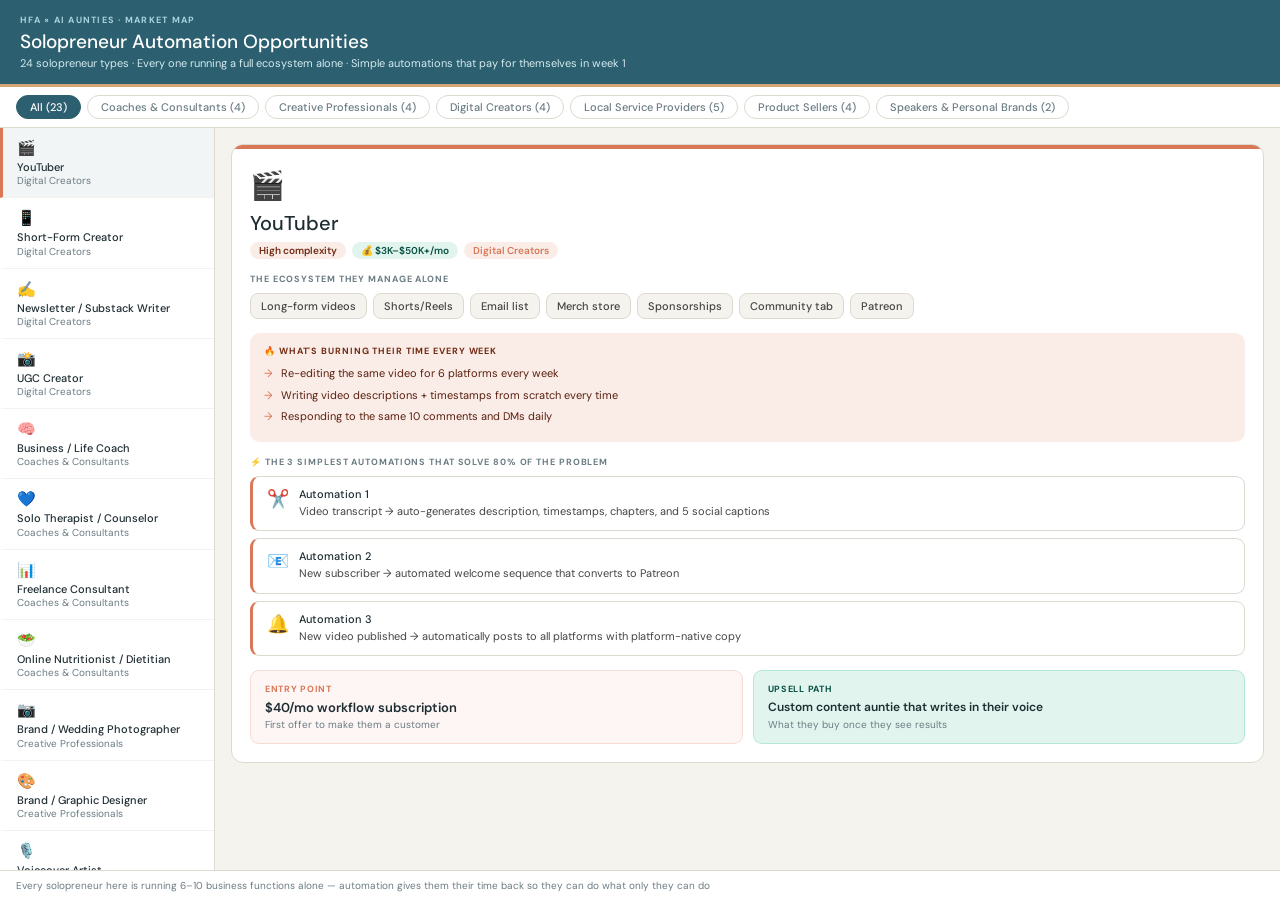
<file: solopreneur-map.html>
<!DOCTYPE html>
<html lang="en">
<head>
<meta charset="UTF-8">
<meta name="viewport" content="width=device-width, initial-scale=1.0">
<title>HFA × AI Aunties — Solopreneur Market Map</title>
<link href="https://fonts.googleapis.com/css2?family=DM+Sans:wght@300;400;500;600&display=swap" rel="stylesheet">
<style>
*{box-sizing:border-box;margin:0;padding:0}
:root{--teal:#2C5F6F;--gold:#D4A574;--coral:#D97757;--cream:#F5F3EE;--border:#DDD9D0;--text:#1E2D32;--muted:#6B7C83}
body{font-family:'DM Sans',sans-serif;background:var(--cream);color:var(--text);height:100vh;display:flex;flex-direction:column;overflow:hidden}
.header{background:var(--teal);padding:14px 20px;border-bottom:3px solid var(--gold);flex-shrink:0}
.header-eye{font-size:9px;color:#A8D4DF;font-weight:700;letter-spacing:.14em;text-transform:uppercase;margin-bottom:3px}
.header-title{font-size:19px;color:#fff;margin-bottom:2px;font-weight:500}
.header-sub{font-size:11px;color:#D4EBF0}
.filterbar{background:#fff;border-bottom:1px solid var(--border);padding:8px 16px;overflow-x:auto;white-space:nowrap;flex-shrink:0}
.filterbar::-webkit-scrollbar{height:3px}.filterbar::-webkit-scrollbar-thumb{background:var(--border);border-radius:3px}
.fbtn{display:inline-block;padding:4px 13px;border-radius:20px;border:1px solid var(--border);font-size:11px;font-weight:500;cursor:pointer;background:transparent;color:var(--muted);margin-right:6px;font-family:'DM Sans',sans-serif}
.fbtn.active{background:var(--teal);color:#fff;border-color:var(--teal)}
.main{display:flex;flex:1;overflow:hidden;min-height:0}
.sidebar{width:215px;background:#fff;border-right:1px solid var(--border);overflow-y:auto;flex-shrink:0}
.sidebar::-webkit-scrollbar{width:3px}.sidebar::-webkit-scrollbar-thumb{background:var(--border)}
.sitem{padding:10px 14px;cursor:pointer;border-bottom:1px solid #F5F2EE;border-left:3px solid transparent}
.sitem.active{background:rgba(44,95,111,.06)}
.sitem-emoji{font-size:15px}
.sitem-name{font-size:11px;font-weight:500;color:var(--text);line-height:1.3;margin-top:2px}
.sitem-cat{font-size:10px;color:var(--muted)}
.detail{flex:1;overflow-y:auto;padding:16px}
.detail::-webkit-scrollbar{width:4px}.detail::-webkit-scrollbar-thumb{background:var(--border);border-radius:4px}
.card{background:#fff;border:1px solid var(--border);border-radius:12px;overflow:hidden}
.card-bar{height:4px}
.card-body{padding:18px}
.card-title{font-size:20px;font-weight:500;color:var(--text);margin-bottom:6px}
.card-tags{display:flex;gap:6px;flex-wrap:wrap;margin-bottom:14px}
.tag{font-size:10px;font-weight:600;padding:2px 9px;border-radius:20px}
.section-label{font-size:9px;font-weight:700;text-transform:uppercase;letter-spacing:.1em;color:var(--muted);margin:0 0 8px}
.ecosystem{display:flex;flex-wrap:wrap;gap:6px;margin-bottom:14px}
.eco-chip{background:var(--cream);border:1px solid var(--border);border-radius:8px;padding:5px 10px;font-size:11px;font-weight:500;color:#444}
.pain-box{background:#FAECE7;border-radius:10px;padding:12px 14px;margin-bottom:14px}
.pain-label{font-size:9px;font-weight:700;text-transform:uppercase;letter-spacing:.1em;color:#712B13;margin:0 0 8px}
.pain-item{display:flex;gap:8px;margin-bottom:5px;font-size:11px;color:#5A2010;line-height:1.5}
.autos{margin-bottom:14px}
.auto-card{background:#fff;border:1px solid var(--border);border-radius:9px;padding:10px 14px;margin-bottom:7px;display:flex;gap:10px;align-items:flex-start}
.auto-icon{font-size:18px;flex-shrink:0}
.auto-num{font-size:11px;font-weight:500;color:var(--text);margin-bottom:2px}
.auto-text{font-size:11px;color:#444;line-height:1.6}
.pricing{display:flex;gap:10px;flex-wrap:wrap}
.price-box{flex:1 1 210px;border-radius:9px;padding:12px 14px}
.price-label{font-size:9px;font-weight:700;text-transform:uppercase;letter-spacing:.08em;margin:0 0 4px}
.price-val{font-size:13px;font-weight:600;color:var(--text);margin-bottom:2px}
.price-sub{font-size:10px;color:var(--muted)}
.footer{background:#fff;border-top:1px solid var(--border);padding:8px 16px;flex-shrink:0}
.footer-text{font-size:10px;color:var(--muted)}
</style>
</head>
<body>
<div class="header">
  <div class="header-eye">HFA × AI Aunties · Market Map</div>
  <div class="header-title">Solopreneur Automation Opportunities</div>
  <div class="header-sub">24 solopreneur types · Every one running a full ecosystem alone · Simple automations that pay for themselves in week 1</div>
</div>
<div class="filterbar" id="filterbar"></div>
<div class="main">
  <div class="sidebar" id="sidebar"></div>
  <div class="detail" id="detail"></div>
</div>
<div class="footer"><p class="footer-text">Every solopreneur here is running 6–10 business functions alone — automation gives them their time back so they can do what only they can do</p></div>
<script>
const S=[
{id:"yt",cat:"Digital Creators",emoji:"🎬",name:"YouTuber",color:"#D97757",complexity:"High",monthly:"$3K–$50K+",
ecosystem:["Long-form videos","Shorts/Reels","Email list","Merch store","Sponsorships","Community tab","Patreon"],
pain:["Re-editing the same video for 6 platforms every week","Writing video descriptions + timestamps from scratch every time","Responding to the same 10 comments and DMs daily"],
automations:[{i:"✂️",t:"Video transcript → auto-generates description, timestamps, chapters, and 5 social captions"},{i:"📧",t:"New subscriber → automated welcome sequence that converts to Patreon"},{i:"🔔",t:"New video published → automatically posts to all platforms with platform-native copy"}],
entry:"$40/mo workflow subscription",upsell:"Custom content auntie that writes in their voice"},

{id:"tiktok",cat:"Digital Creators",emoji:"📱",name:"Short-Form Creator",color:"#C4577A",complexity:"Medium",monthly:"$1K–$30K+",
ecosystem:["TikTok","Instagram Reels","YouTube Shorts","Brand deals","Link-in-bio products","Coaching offers"],
pain:["Repurposing one video idea into 3 platform formats manually every day","Tracking which brand deal deliverables are due and when","Following up on collaboration inquiries buried in DMs"],
automations:[{i:"🔄",t:"One video concept → 3 platform-native scripts (TikTok hook, Reels caption, Shorts overlay)"},{i:"📋",t:"Brand deal email received → auto-creates ClickUp task with deadline + deliverable checklist"},{i:"📊",t:"Weekly performance report auto-generated from analytics and emailed to self every Monday"}],
entry:"$40/mo workflow subscription",upsell:"Brand deal management + content calendar automation"},

{id:"substack",cat:"Digital Creators",emoji:"✍️",name:"Newsletter / Substack Writer",color:"#7F77DD",complexity:"Medium",monthly:"$500–$20K+",
ecosystem:["Weekly newsletter","Free + paid tiers","Twitter/X presence","Referral program","Podcast (sometimes)","Courses"],
pain:["Research for each issue takes 3–4 hours of reading and note-taking","Promoting the same newsletter on 3 platforms in 3 different tones","Onboarding new paid subscribers manually"],
automations:[{i:"🔍",t:"Topic → agent reads 15 sources and delivers a pre-synthesized research brief in 10 minutes"},{i:"📣",t:"Newsletter published → auto-generates Twitter thread, LinkedIn post, and Instagram caption"},{i:"💌",t:"New paid subscriber → automated welcome sequence + best-of archive drip"}],
entry:"$40/mo workflow subscription",upsell:"Research auntie that reads the internet so they don't have to"},

{id:"ugc",cat:"Digital Creators",emoji:"📸",name:"UGC Creator",color:"#D4860A",complexity:"Low-Medium",monthly:"$2K–$15K",
ecosystem:["Brand outreach","Content shoots","Deliverable tracking","Invoicing","Portfolio updates","Rate cards"],
pain:["Writing 20 pitch emails a week to brands manually","Tracking which deliverables are due for which brand and when","Following up on unpaid invoices"],
automations:[{i:"📧",t:"Brand research → personalized pitch email written in their voice in 60 seconds"},{i:"📋",t:"New contract → auto-creates project in ClickUp with all deliverables + deadlines"},{i:"💳",t:"Invoice overdue by 7 days → auto-sends polite follow-up email"}],
entry:"$40/mo workflow subscription",upsell:"Full brand pipeline — outreach to delivery to invoice"},

{id:"coach",cat:"Coaches & Consultants",emoji:"🧠",name:"Business / Life Coach",color:"#2C5F6F",complexity:"Medium-High",monthly:"$3K–$40K",
ecosystem:["1:1 clients","Group program","Email list","Social content","Discovery calls","Course platform","Community"],
pain:["Writing session recap emails to 10+ clients every week","Creating social content while running client sessions all day","Discovery call no-shows and forgetting to follow up with warm leads"],
automations:[{i:"📝",t:"Session notes → auto-generates client recap email with action items in their coaching voice"},{i:"📱",t:"One insight → repurposed into LinkedIn post, Instagram caption, and email newsletter section"},{i:"📅",t:"Discovery call booked → automated reminder sequence + pre-call questionnaire + no-show follow-up"}],
entry:"$595/yr or $997 setup",upsell:"Coaching auntie that knows their methodology and handles client touchpoints"},

{id:"therapist",cat:"Coaches & Consultants",emoji:"💙",name:"Solo Therapist / Counselor",color:"#4455AA",complexity:"Medium",monthly:"$5K–$15K",
ecosystem:["Private clients","Insurance billing","Session notes","Referral outreach","Website/SEO","Waitlist management"],
pain:["Writing SOAP notes after every session takes 20–30 minutes","Managing the waitlist and notifying people when a slot opens","Following up with referral sources manually"],
automations:[{i:"📋",t:"Session voice memo → structured SOAP note draft in 2 minutes (therapist reviews + approves)"},{i:"🔔",t:"Cancellation received → waitlist notified automatically in priority order"},{i:"🤝",t:"New referral received → auto thank-you to referrer + intake questionnaire to new client"}],
entry:"$597 setup + $97/mo",upsell:"Full practice management — intake to notes to billing prep"},

{id:"consultant",cat:"Coaches & Consultants",emoji:"📊",name:"Freelance Consultant",color:"#1E3A5F",complexity:"High",monthly:"$8K–$40K+",
ecosystem:["Client projects","Proposals","Invoicing","Deliverables","Case studies","LinkedIn presence","Referral network"],
pain:["Writing a new proposal from scratch for every prospect","Forgetting to follow up with warm leads at the right time","Turning completed project work into portfolio case studies"],
automations:[{i:"📄",t:"Discovery call notes → first-draft proposal generated in 30 minutes"},{i:"🔔",t:"Lead goes cold after 5 days → automated check-in email drafted and queued for approval"},{i:"📖",t:"Project complete → case study first draft auto-generated from project notes + outcomes"}],
entry:"$997 setup + $147/mo",upsell:"Full business development pipeline — lead to proposal to case study"},

{id:"nutritionist",cat:"Coaches & Consultants",emoji:"🥗",name:"Online Nutritionist / Dietitian",color:"#8AB661",complexity:"Medium",monthly:"$3K–$20K",
ecosystem:["1:1 clients","Meal plans","Group program","Recipe content","Email list","Social media","Digital products"],
pain:["Building personalized meal plans from scratch for every client","Answering the same 15 nutrition questions from different clients every week","Creating recipe content for social while managing client load"],
automations:[{i:"🥘",t:"Client intake form → custom 7-day meal plan draft based on goals, restrictions, and preferences"},{i:"💬",t:"Common client question → FAQ auntie answers in practitioner's voice so they just review + send"},{i:"📱",t:"Recipe created → auto-generates social post + email newsletter section + Pinterest pin copy"}],
entry:"$597 setup + $97/mo",upsell:"Client onboarding + meal plan + check-in automation system"},

{id:"photog",cat:"Creative Professionals",emoji:"📷",name:"Brand / Wedding Photographer",color:"#5A6E7A",complexity:"Medium-High",monthly:"$3K–$20K",
ecosystem:["Client shoots","Editing","Gallery delivery","Booking","Contracts","Social portfolio","Referral network","Blog"],
pain:["Writing personalized gallery delivery emails for every client","Posting consistently to Instagram while in shoot season","Following up with past clients for referrals and reviews"],
automations:[{i:"📸",t:"Gallery ready → personalized delivery email with client name, shoot details, and download link"},{i:"📱",t:"Gallery delivered → 3 social posts auto-generated from selected images with storytelling captions"},{i:"⭐",t:"30 days after delivery → automated review request + referral ask email sent"}],
entry:"$40/mo workflow subscription",upsell:"Full client journey — inquiry to delivery to referral"},

{id:"designer",cat:"Creative Professionals",emoji:"🎨",name:"Brand / Graphic Designer",color:"#7F77DD",complexity:"Medium",monthly:"$4K–$20K",
ecosystem:["Client projects","Proposals","Revisions","Invoicing","Portfolio","Social content","Passive templates"],
pain:["Writing project proposals and contracts from scratch each time","Explaining the same design process to every new client","Marketing themselves on social while deep in client work"],
automations:[{i:"📄",t:"Client inquiry → auto-generates scoped proposal draft based on project type selected"},{i:"📧",t:"New client signed → automated onboarding sequence walking them through the design process"},{i:"🖼️",t:"Project completed → portfolio case study draft + 3 social posts auto-generated"}],
entry:"$40/mo workflow subscription",upsell:"Client management system + portfolio automation"},

{id:"voiceover",cat:"Creative Professionals",emoji:"🎙️",name:"Voiceover Artist",color:"#D4860A",complexity:"Medium",monthly:"$2K–$20K",
ecosystem:["Auditions","Booked jobs","Invoice tracking","Demo reel updates","P2P platform profiles","Agent relationships","Self-marketing"],
pain:["Submitting 20+ auditions a week with custom cover notes","Tracking which jobs are booked, in progress, delivered, and invoiced","Following up on unpaid invoices and overdue approvals"],
automations:[{i:"🎤",t:"New audition brief → cover note written in their voice with project-specific personalization"},{i:"📋",t:"Job booked → ClickUp project created with all milestones, deadlines, and client info"},{i:"💳",t:"Invoice sent → follow-up sequence auto-triggered if unpaid after 14 days"}],
entry:"$40/mo workflow subscription",upsell:"Full job pipeline — audition to delivery to payment"},

{id:"musician",cat:"Creative Professionals",emoji:"🎵",name:"Independent Musician / Artist",color:"#C4577A",complexity:"High",monthly:"$500–$15K",
ecosystem:["Streaming releases","Social content","Merch","Live shows","Sync licensing","Email list","YouTube","Patreon"],
pain:["Releasing a song requires updating 8 platforms manually","Pitching to sync libraries and playlist curators is repetitive","Promoting shows to different audiences in different cities"],
automations:[{i:"🎶",t:"New release → announcement content auto-generated for all platforms in their artist voice"},{i:"📧",t:"New music out → email to sync library contacts with personalized pitch for each genre"},{i:"🎟️",t:"Show announced → geo-targeted social posts + email to local fans generated automatically"}],
entry:"$40/mo workflow subscription",upsell:"Release machine — one brief feeds every channel for 4 weeks"},

{id:"etsy",cat:"Product Sellers",emoji:"🛍️",name:"Etsy / Handmade Seller",color:"#D97757",complexity:"Medium",monthly:"$1K–$15K",
ecosystem:["Product creation","Listing optimization","Order fulfillment","Customer service","Social marketing","Seasonal planning","Reviews"],
pain:["Writing SEO-optimized listings from scratch for every new product","Responding to customer messages and custom order inquiries every day","Planning and creating seasonal content for each holiday in advance"],
automations:[{i:"🏷️",t:"Product photo + description → SEO-optimized Etsy listing with tags, title, and full description"},{i:"💬",t:"Customer inquiry type detected → draft reply generated in shop voice for owner to approve"},{i:"📅",t:"Holiday is 6 weeks out → seasonal content calendar auto-generated with posts + email promotions"}],
entry:"$40/mo workflow subscription",upsell:"Full shop automation — listing to customer service to marketing"},

{id:"digital",cat:"Product Sellers",emoji:"💾",name:"Digital Product Seller",color:"#8AB661",complexity:"Medium",monthly:"$1K–$30K+",
ecosystem:["Templates / presets / fonts","Gumroad / Payhip","Email list","Pinterest","TikTok demos","Affiliate program","New product launches"],
pain:["Writing launch emails and social content for every new product","Answering the same 5 customer support questions about downloads","Keeping Pinterest boards updated consistently"],
automations:[{i:"🚀",t:"New product uploaded → launch email sequence + 5 social posts auto-generated"},{i:"💬",t:"Support email received → FAQ auntie drafts reply for common questions (downloads, refunds, usage)"},{i:"📌",t:"New product live → 10 Pinterest pin variations auto-generated with SEO descriptions"}],
entry:"$40/mo workflow subscription",upsell:"Launch machine — from product ready to money in 24 hours"},

{id:"reseller",cat:"Product Sellers",emoji:"👗",name:"Vintage / Thrift Reseller",color:"#6B3FA0",complexity:"Medium",monthly:"$500–$10K",
ecosystem:["Sourcing","Listing (Depop/Poshmark/eBay)","Shipping","Customer messages","Social content","Pricing research"],
pain:["Writing individual listings for 20–50 new items every week","Researching the right price for every item manually","Keeping social content consistent while also running the shop"],
automations:[{i:"🏷️",t:"Photo uploaded → listing description, measurements prompt, hashtags, and price range generated"},{i:"🔍",t:"Item name → comp search summary with suggested price range based on recent sold comps"},{i:"📱",t:"New listings added → weekly 'new arrivals' social post auto-generated"}],
entry:"$40/mo workflow subscription",upsell:"Full resale pipeline — sourcing to listing to shipping to social"},

{id:"course",cat:"Product Sellers",emoji:"🎓",name:"Course Creator / Educator",color:"#2C5F6F",complexity:"High",monthly:"$2K–$100K+",
ecosystem:["Course platform","Email list","Webinars","Community","Social content","Affiliates","Launch cycles","Student support"],
pain:["Creating all launch content (emails, social, webinar deck) from scratch","Answering the same student questions in the community every week","Repurposing course lessons into marketing content consistently"],
automations:[{i:"🚀",t:"Launch brief → complete email sequence + social calendar + webinar outline generated"},{i:"💬",t:"Student question in community → FAQ auntie provides first answer draft for instructor to approve"},{i:"📱",t:"Course lesson → social content series extracted from lesson content automatically"}],
entry:"$997 setup + $147/mo",upsell:"Full launch system + student support automation"},

{id:"pt",cat:"Local Service Providers",emoji:"💪",name:"Online Personal Trainer",color:"#8AB661",complexity:"Medium",monthly:"$2K–$20K",
ecosystem:["1:1 clients","Group programs","App-based training","Check-in system","Social content","Nutrition guidance","Email list"],
pain:["Writing personalized weekly check-in responses to every client","Creating new workout programs from scratch for each client","Posting motivational and educational content consistently"],
automations:[{i:"📊",t:"Client check-in form submitted → personalized response drafted with specific feedback to their data"},{i:"💪",t:"Client goal + equipment → custom 4-week program draft generated in 5 minutes"},{i:"📱",t:"Weekly tip topic → educational Instagram carousel + caption auto-generated in their coaching voice"}],
entry:"$40/mo workflow subscription",upsell:"Full client management — check-ins to programs to content"},

{id:"va",cat:"Local Service Providers",emoji:"💻",name:"Virtual Assistant (Solo)",color:"#5A6E7A",complexity:"Medium",monthly:"$2K–$8K",
ecosystem:["Multiple client accounts","Task management","Time tracking","Invoicing","Client reporting","Skill marketing","Referral network"],
pain:["Writing end-of-week reports for multiple clients every Friday","Onboarding new clients with SOPs and credentials every time","Marketing themselves while fully booked with client work"],
automations:[{i:"📊",t:"Time tracking data → weekly client report auto-generated with tasks completed + time breakdown"},{i:"📋",t:"New client signed → onboarding checklist + welcome email + access request list auto-generated"},{i:"💼",t:"Completed client win → LinkedIn testimonial request + case study draft auto-triggered"}],
entry:"$40/mo workflow subscription",upsell:"Multi-client management dashboard + reporting automation"},

{id:"bookkeeper",cat:"Local Service Providers",emoji:"📒",name:"Freelance Bookkeeper",color:"#2D6A4F",complexity:"Medium",monthly:"$3K–$15K",
ecosystem:["Monthly client books","Tax prep","Invoicing clients","Financial reports","Client communications","Referral network"],
pain:["Writing monthly financial summary emails to every client","Chasing clients for missing documents and receipts every month","Explaining financial concepts to non-financial clients repeatedly"],
automations:[{i:"📧",t:"Books reconciled → personalized monthly summary email auto-generated in plain language per client"},{i:"🔔",t:"Month-end approaching → automated document request sent to each client 10 days before close"},{i:"💬",t:"Client question about a financial term → plain-language explanation generated for their level"}],
entry:"$40/mo workflow subscription",upsell:"Full client communication system — document chase to report delivery"},

{id:"notary",cat:"Local Service Providers",emoji:"📜",name:"Mobile Notary / Loan Signing Agent",color:"#8B3A2A",complexity:"Low-Medium",monthly:"$2K–$10K",
ecosystem:["Appointment bookings","Travel routing","Confirmation emails","Invoice per job","Scheduling","Reviews","Referral sources"],
pain:["Sending confirmation and prep instructions to every signing manually","Tracking mileage, fees, and invoices for dozens of jobs a month","Following up on reviews and referrals after every completed job"],
automations:[{i:"📅",t:"Signing booked → confirmation email + prep instructions + address + what to bring auto-sent"},{i:"💳",t:"Job complete → invoice auto-generated with correct fee + mileage and sent to client"},{i:"⭐",t:"48 hours after signing → review request email auto-sent to client and title company contact"}],
entry:"$40/mo workflow subscription",upsell:"Full job management — booking to invoice to review"},

{id:"airbnb",cat:"Local Service Providers",emoji:"🏠",name:"Airbnb / Short-Term Rental Host",color:"#D4860A",complexity:"Medium",monthly:"$1K–$20K",
ecosystem:["Guest communications","Cleaning coordination","Maintenance","Pricing management","Reviews","Listing optimization","Multiple platforms"],
pain:["Responding to the same guest questions before and during every stay","Coordinating cleaners between every checkout and check-in","Writing personalized review responses for every guest"],
automations:[{i:"💬",t:"Guest message type detected → personalized reply drafted (check-in, WiFi, parking, etc.)"},{i:"🧹",t:"Checkout confirmed → cleaner notified automatically with next check-in time + special requests"},{i:"⭐",t:"Guest leaves review → personalized response drafted for host to approve in 30 seconds"}],
entry:"$40/mo workflow subscription",upsell:"Full guest journey — inquiry to post-stay review management"},

{id:"speaker",cat:"Speakers & Personal Brands",emoji:"🎤",name:"Professional Speaker",color:"#4A8A9A",complexity:"High",monthly:"$5K–$50K+",
ecosystem:["Speaker inquiries","Booking process","Travel logistics","Talk customization","Post-event follow-up","Content marketing","Book (often)","Podcast appearances"],
pain:["Customizing the same talk for every new client's audience and industry","Following up on speaking inquiries that go cold","Repurposing keynote content into articles, social posts, and email content"],
automations:[{i:"🎯",t:"Event brief received → customized talk outline adapted to their audience + industry in 20 minutes"},{i:"📧",t:"Inquiry goes 5 days without response → polite follow-up drafted and queued"},{i:"📱",t:"Talk delivered → 5 social posts + 1 article + email newsletter section from talk transcript"}],
entry:"$997 setup + $147/mo",upsell:"Full speaking business management — inquiry to post-event content"},

{id:"author",cat:"Speakers & Personal Brands",emoji:"📚",name:"Self-Published Author",color:"#1E3A5F",complexity:"High",monthly:"$500–$20K",
ecosystem:["Writing","Publishing","Amazon listings","Email list","ARC readers","Book marketing","Speaking","Blog/newsletter","Social"],
pain:["Marketing a book across 6 platforms while trying to write the next one","Managing ARC reader outreach and follow-ups for reviews","Repurposing book content into social and email marketing consistently"],
automations:[{i:"📣",t:"Launch week → complete social + email campaign auto-generated from book themes and key quotes"},{i:"📧",t:"ARC reader signed up → automated delivery + reminder sequence + review request at right time"},{i:"📱",t:"Book chapter concept → 10 social posts + 2 email topics auto-generated from the core ideas"}],
entry:"$40/mo workflow subscription",upsell:"Full launch machine + ongoing reader community automation"}
];

let activeCat="All",sel=S[0];
const allCats=["All",...[...new Set(S.map(s=>s.cat))].sort()];

function complexityStyle(level){
  if(level.includes("High"))return{bg:"#FAECE7",color:"#712B13"};
  if(level.includes("Medium"))return{bg:"#FAEEDA",color:"#633806"};
  return{bg:"#EAF3DE",color:"#27500A"};
}

function renderFilters(){
  document.getElementById("filterbar").innerHTML=allCats.map(c=>{
    const count=c==="All"?S.length:S.filter(s=>s.cat===c).length;
    return `<button class="fbtn${c===activeCat?" active":""}" onclick="setcat('${c}')">${c} (${count})</button>`;
  }).join("");
}

function renderSidebar(){
  const items=activeCat==="All"?S:S.filter(s=>s.cat===activeCat);
  document.getElementById("sidebar").innerHTML=items.map(s=>`
    <div class="sitem${s.id===sel.id?" active":""}" style="border-left-color:${s.id===sel.id?s.color:"transparent"}" onclick="pick('${s.id}')">
      <div class="sitem-emoji">${s.emoji}</div>
      <div class="sitem-name">${s.name}</div>
      <div class="sitem-cat">${s.cat}</div>
    </div>`).join("");
}

function renderDetail(){
  const s=sel;
  const cs=complexityStyle(s.complexity);
  document.getElementById("detail").innerHTML=`
    <div class="card">
      <div class="card-bar" style="background:${s.color}"></div>
      <div class="card-body">
        <div style="font-size:28px;margin-bottom:6px">${s.emoji}</div>
        <div class="card-title">${s.name}</div>
        <div class="card-tags">
          <span class="tag" style="background:${cs.bg};color:${cs.color}">${s.complexity} complexity</span>
          <span class="tag" style="background:#E1F5EE;color:#085041">💰 ${s.monthly}/mo</span>
          <span class="tag" style="background:${s.color}22;color:${s.color}">${s.cat}</span>
        </div>

        <div class="section-label">The ecosystem they manage alone</div>
        <div class="ecosystem">${s.ecosystem.map(e=>`<div class="eco-chip">${e}</div>`).join("")}</div>

        <div class="pain-box">
          <div class="pain-label">🔥 What's burning their time every week</div>
          ${s.pain.map(p=>`<div class="pain-item"><span style="color:#D97757;flex-shrink:0">→</span><span>${p}</span></div>`).join("")}
        </div>

        <div class="section-label">⚡ The 3 simplest automations that solve 80% of the problem</div>
        <div class="autos">${s.automations.map((a,i)=>`
          <div class="auto-card" style="border-left:3px solid ${s.color}">
            <div class="auto-icon">${a.i}</div>
            <div><div class="auto-num">Automation ${i+1}</div><div class="auto-text">${a.t}</div></div>
          </div>`).join("")}
        </div>

        <div class="pricing">
          <div class="price-box" style="background:${s.color}11;border:1px solid ${s.color}33">
            <div class="price-label" style="color:${s.color}">Entry point</div>
            <div class="price-val">${s.entry}</div>
            <div class="price-sub">First offer to make them a customer</div>
          </div>
          <div class="price-box" style="background:#E1F5EE;border:1px solid #5DCAA555">
            <div class="price-label" style="color:#085041">Upsell path</div>
            <div class="price-val" style="font-size:12px;line-height:1.4">${s.upsell}</div>
            <div class="price-sub">What they buy once they see results</div>
          </div>
        </div>
      </div>
    </div>`;
}

function setcat(c){activeCat=c;renderFilters();renderSidebar();}
function pick(id){sel=S.find(s=>s.id===id);renderSidebar();renderDetail();document.getElementById("detail").scrollTop=0;}
renderFilters();renderSidebar();renderDetail();
</script>
</body>
</html>
</file>
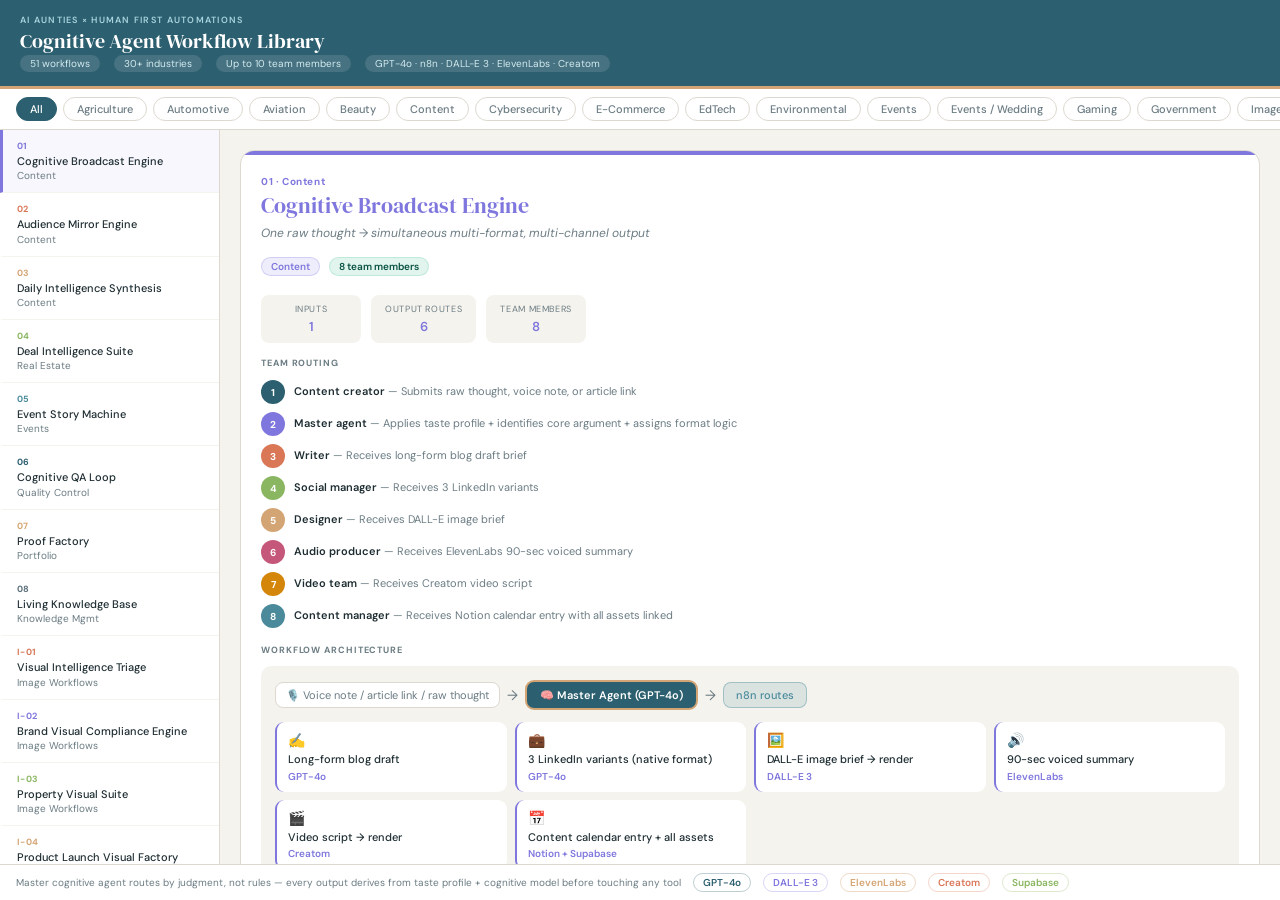
<file: workflow-library.html>
<!DOCTYPE html>
<html lang="en">
<head>
<meta charset="UTF-8">
<meta name="viewport" content="width=device-width, initial-scale=1.0">
<title>HFA × AI Aunties — Workflow Library</title>
<link href="https://fonts.googleapis.com/css2?family=DM+Sans:wght@300;400;500;600&family=DM+Serif+Display&display=swap" rel="stylesheet">
<style>
*{box-sizing:border-box;margin:0;padding:0}
:root{
  --teal:#2C5F6F;--teal-light:#4A8A9A;--gold:#D4A574;--gold-light:#F5E6D3;
  --coral:#D97757;--green:#8AB661;--purple:#7F77DD;--navy:#1E3A5F;
  --rose:#C4577A;--amber:#D4860A;--slate:#5A6E7A;--cream:#F5F3EE;
  --forest:#2D6A4F;--brick:#8B3A2A;--plum:#6B3FA0;--indigo:#4455AA;
  --text:#1E2D32;--text-muted:#6B7C83;--border:#DDD9D0;--white:#FFFFFF;
}
body{font-family:'DM Sans',sans-serif;background:var(--cream);color:var(--text);height:100vh;display:flex;flex-direction:column;overflow:hidden}

/* HEADER */
.header{background:var(--teal);padding:14px 20px;border-bottom:3px solid var(--gold);flex-shrink:0}
.header-eyebrow{font-size:9px;color:#A8D4DF;font-weight:600;letter-spacing:.14em;text-transform:uppercase;margin-bottom:3px}
.header-title{font-family:'DM Serif Display',serif;font-size:20px;color:#fff;margin-bottom:2px;line-height:1.2}
.header-sub{font-size:11px;color:#D4EBF0;display:flex;gap:14px;flex-wrap:wrap}
.header-pill{background:rgba(255,255,255,.12);border-radius:20px;padding:2px 10px;font-size:10px;color:#D4EBF0}

/* FILTER BAR */
.filterbar{background:#fff;border-bottom:1px solid var(--border);padding:8px 16px;overflow-x:auto;white-space:nowrap;flex-shrink:0;-webkit-overflow-scrolling:touch}
.filterbar::-webkit-scrollbar{height:3px}
.filterbar::-webkit-scrollbar-thumb{background:var(--border);border-radius:3px}
.filter-btn{display:inline-block;padding:4px 13px;border-radius:20px;border:1px solid var(--border);font-size:11px;font-weight:500;cursor:pointer;background:transparent;color:var(--text-muted);margin-right:6px;transition:all .15s;font-family:'DM Sans',sans-serif}
.filter-btn:hover{border-color:var(--teal);color:var(--teal)}
.filter-btn.active{background:var(--teal);color:#fff;border-color:var(--teal)}

/* MAIN LAYOUT */
.main{display:flex;flex:1;overflow:hidden;min-height:0}

/* SIDEBAR */
.sidebar{width:220px;background:#fff;border-right:1px solid var(--border);overflow-y:auto;flex-shrink:0}
.sidebar::-webkit-scrollbar{width:3px}
.sidebar::-webkit-scrollbar-thumb{background:var(--border)}
.sidebar-item{padding:10px 14px;cursor:pointer;border-bottom:1px solid #F5F3EE;border-left:3px solid transparent;transition:all .1s}
.sidebar-item:hover{background:#FAFAF8}
.sidebar-item.active{border-left-color:var(--accent-color, var(--teal));background:color-mix(in srgb, var(--accent-color, var(--teal)) 6%, transparent)}
.item-num{font-size:9px;font-weight:700;letter-spacing:.05em}
.item-name{font-size:11px;font-weight:500;color:var(--text);line-height:1.3;margin-top:2px}
.item-cat{font-size:10px;color:var(--text-muted);margin-top:1px}

/* DETAIL PANEL */
.detail{flex:1;overflow-y:auto;padding:20px}
.detail::-webkit-scrollbar{width:4px}
.detail::-webkit-scrollbar-thumb{background:var(--border);border-radius:4px}
.detail-card{background:#fff;border:1px solid var(--border);border-radius:14px;overflow:hidden}
.detail-top-bar{height:4px}
.detail-body{padding:20px}

/* DETAIL HEADER */
.detail-num{font-size:10px;font-weight:700;letter-spacing:.06em;margin-bottom:4px}
.detail-title{font-family:'DM Serif Display',serif;font-size:22px;line-height:1.2;margin-bottom:6px}
.detail-tagline{font-size:12px;color:var(--text-muted);font-style:italic;margin-bottom:12px;line-height:1.5}
.tag{display:inline-block;font-size:10px;font-weight:600;padding:2px 9px;border-radius:20px;margin-right:5px;margin-bottom:5px}

/* STATS ROW */
.stats-row{display:flex;gap:10px;margin:14px 0;flex-wrap:wrap}
.stat-box{background:var(--cream);border-radius:8px;padding:8px 14px;text-align:center;min-width:100px}
.stat-label{font-size:9px;text-transform:uppercase;letter-spacing:.07em;color:var(--text-muted);margin-bottom:3px}
.stat-val{font-size:13px;font-weight:600}

/* TEAM SECTION */
.section-label{font-size:9px;font-weight:700;text-transform:uppercase;letter-spacing:.1em;color:var(--text-muted);margin:0 0 10px}
.team-grid{display:flex;flex-direction:column;gap:7px;margin-bottom:16px}
.team-row{display:flex;align-items:flex-start;gap:9px}
.team-avatar{width:24px;height:24px;border-radius:50%;display:flex;align-items:center;justify-content:center;font-size:10px;color:#fff;font-weight:700;flex-shrink:0;margin-top:1px}
.team-role{font-size:11px;font-weight:600;color:var(--text)}
.team-action{font-size:11px;color:var(--text-muted)}

/* FLOW SECTION */
.flow-area{background:var(--cream);border-radius:10px;padding:14px;margin-bottom:14px}
.flow-inputs{display:flex;gap:7px;flex-wrap:wrap;align-items:center;margin-bottom:12px}
.flow-input-chip{background:#fff;border:1px solid var(--border);border-radius:8px;padding:5px 10px;font-size:11px;color:var(--text-muted)}
.flow-arrow{font-size:14px;color:var(--text-muted);flex-shrink:0}
.flow-agent{border-radius:9px;padding:6px 13px;font-size:11px;font-weight:600;color:#fff;background:var(--teal);border:2px solid var(--gold);flex-shrink:0}
.flow-n8n{background:rgba(74,138,154,.15);border:1px solid rgba(74,138,154,.4);border-radius:8px;padding:5px 12px;font-size:11px;font-weight:500;color:var(--teal-light);flex-shrink:0}
.routes-grid{display:grid;grid-template-columns:repeat(auto-fill,minmax(185px,1fr));gap:8px}
.route-card{background:#fff;border-radius:9px;padding:9px 11px;border-left:2px solid}
.route-icon{font-size:14px;margin-bottom:3px}
.route-label{font-size:11px;font-weight:500;color:var(--text);line-height:1.3;margin-bottom:3px}
.route-tool{font-size:10px;font-weight:600}

/* DESCRIPTION ROW */
.desc-row{display:grid;grid-template-columns:1fr 1fr;gap:10px;margin-top:4px}
@media(max-width:700px){.desc-row{grid-template-columns:1fr}}
.desc-box{border-radius:9px;padding:13px}
.desc-box-label{font-size:9px;font-weight:700;text-transform:uppercase;letter-spacing:.08em;margin-bottom:6px}
.desc-text{font-size:11px;line-height:1.65;color:#444}

/* EMPTY STATE */
.empty{padding:40px;text-align:center;color:var(--text-muted);font-size:13px}

/* SCROLLBAR GLOBAL */
::-webkit-scrollbar{width:4px;height:4px}
::-webkit-scrollbar-track{background:transparent}
::-webkit-scrollbar-thumb{background:var(--border);border-radius:4px}

/* FOOTER */
.footer{background:#fff;border-top:1px solid var(--border);padding:8px 16px;display:flex;align-items:center;gap:12px;flex-shrink:0;flex-wrap:wrap}
.footer-text{font-size:10px;color:var(--text-muted)}
.footer-chip{font-size:10px;font-weight:600;padding:2px 9px;border-radius:20px;border:1px solid}
</style>
</head>
<body>

<div class="header">
  <div class="header-eyebrow">AI Aunties × Human First Automations</div>
  <div class="header-title">Cognitive Agent Workflow Library</div>
  <div class="header-sub">
    <span class="header-pill">51 workflows</span>
    <span class="header-pill">30+ industries</span>
    <span class="header-pill">Up to 10 team members</span>
    <span class="header-pill">GPT-4o · n8n · DALL-E 3 · ElevenLabs · Creatom</span>
  </div>
</div>

<div class="filterbar" id="filterbar"></div>

<div class="main">
  <div class="sidebar" id="sidebar"></div>
  <div class="detail" id="detail"></div>
</div>

<div class="footer">
  <span class="footer-text">Master cognitive agent routes by judgment, not rules — every output derives from taste profile + cognitive model before touching any tool</span>
  <span class="footer-chip" style="color:var(--teal);border-color:rgba(44,95,111,.3)">GPT-4o</span>
  <span class="footer-chip" style="color:var(--purple);border-color:rgba(127,119,221,.3)">DALL-E 3</span>
  <span class="footer-chip" style="color:var(--gold);border-color:rgba(212,166,116,.4)">ElevenLabs</span>
  <span class="footer-chip" style="color:var(--coral);border-color:rgba(217,119,87,.3)">Creatom</span>
  <span class="footer-chip" style="color:var(--green);border-color:rgba(138,182,97,.3)">Supabase</span>
</div>

<script>
const TEAM_COLORS=["#2C5F6F","#7F77DD","#D97757","#8AB661","#D4A574","#C4577A","#D4860A","#4A8A9A","#1E3A5F","#5A6E7A"];
const C={teal:"#2C5F6F",tealL:"#4A8A9A",gold:"#D4A574",coral:"#D97757",green:"#8AB661",
purple:"#7F77DD",navy:"#1E3A5F",rose:"#C4577A",amber:"#D4860A",slate:"#5A6E7A",
forest:"#2D6A4F",brick:"#8B3A2A",plum:"#6B3FA0",indigo:"#4455AA"};

const W=[
// ── VOLUME 1 ────────────────────────────────────────────────────────────────
{id:"w01",num:"01",cat:"Content",name:"Cognitive Broadcast Engine",color:C.purple,
tagline:"One raw thought → simultaneous multi-format, multi-channel output",
desc:"The master agent identifies the core argument, applies the taste profile, and simultaneously routes to every format. The LinkedIn post is written natively for LinkedIn — not condensed from the blog. The image brief is derived from the cognitive theme, not the literal text.",
unique:"The agent translates the argument into the native language of each format before routing. A grief-adjacent post gets a different image brief than a growth post — even if the topic is identical.",
team:[{r:"Content creator",a:"Submits raw thought, voice note, or article link"},{r:"Master agent",a:"Applies taste profile + identifies core argument + assigns format logic"},{r:"Writer",a:"Receives long-form blog draft brief"},{r:"Social manager",a:"Receives 3 LinkedIn variants"},{r:"Designer",a:"Receives DALL-E image brief"},{r:"Audio producer",a:"Receives ElevenLabs 90-sec voiced summary"},{r:"Video team",a:"Receives Creatom video script"},{r:"Content manager",a:"Receives Notion calendar entry with all assets linked"}],
inputs:["🎙️ Voice note / article link / raw thought"],
routes:[{i:"✍️",l:"Long-form blog draft",t:"GPT-4o"},{i:"💼",l:"3 LinkedIn variants (native format)",t:"GPT-4o"},{i:"🖼️",l:"DALL-E image brief → render",t:"DALL-E 3"},{i:"🔊",l:"90-sec voiced summary",t:"ElevenLabs"},{i:"🎬",l:"Video script → render",t:"Creatom"},{i:"📅",l:"Content calendar entry + all assets",t:"Notion + Supabase"}]},

{id:"w02",num:"02",cat:"Content",name:"Audience Mirror Engine",color:C.coral,
tagline:"One master piece → multiple audience-native rewrites with multimedia",
desc:"The master agent reads a piece and identifies who could benefit — not by topic, but by worldview. It rewrites the core argument from inside each audience's frame of reference. Same insight, completely different language.",
unique:"Audience versions are not tonal rewrites — they reframe the core argument from inside the audience's worldview. C-suite leads with risk reduction. Creative professionals lead with autonomy preservation.",
team:[{r:"Strategist",a:"Submits master long-form piece + audience profiles"},{r:"Master agent",a:"Identifies segments + rewrites argument per worldview"},{r:"C-suite writer",a:"Receives ROI-framed executive version"},{r:"Nonprofit writer",a:"Receives mission-framed version"},{r:"Creative writer",a:"Receives autonomy-framed version"},{r:"Designer",a:"Receives audience-matched DALL-E visual brief"},{r:"Content manager",a:"Files all versions with relationship map to master"}],
inputs:["📝 Master long-form piece","🎯 Audience profiles"],
routes:[{i:"👔",l:"C-suite version (ROI frame)",t:"GPT-4o"},{i:"🏛️",l:"Nonprofit version (mission frame)",t:"GPT-4o"},{i:"🎨",l:"Creative professional version",t:"GPT-4o"},{i:"🖼️",l:"Audience-matched visuals",t:"DALL-E 3"},{i:"🗂️",l:"Filed with relationship map",t:"Notion + Supabase"}]},

{id:"w03",num:"03",cat:"Content",name:"Daily Intelligence Synthesis",color:C.gold,
tagline:"Nightly ingestion → morning briefing across text, audio, and client alerts",
desc:"Runs at 5AM. Reads everything that came in overnight through the taste profile lens. Not by keyword — by judgment. It knows your domain, your clients, and your current focus.",
unique:"If you've consistently ignored fintech content, the agent stops surfacing it. If a topic aligns with a specific client's concerns, it routes a separate alert directly to that client file.",
team:[{r:"Executive / founder",a:"Receives morning briefing doc + audio version"},{r:"Master agent",a:"Filters overnight intake through taste profile"},{r:"Content team",a:"Receives 'react to this' content opportunity flags"},{r:"Account managers",a:"Receive client-specific alerts when relevant content detected"},{r:"Analyst",a:"Receives competitive intelligence report"}],
inputs:["📰 RSS feeds (scheduled)","💼 LinkedIn feed","📧 Newsletter digest","📊 Industry news APIs"],
routes:[{i:"📋",l:"Morning briefing doc",t:"Notion"},{i:"🔊",l:"Audio version for commute",t:"ElevenLabs"},{i:"💡",l:"Content opportunity flags",t:"ClickUp task"},{i:"📬",l:"Client-specific alerts",t:"n8n → email"},{i:"🕵️",l:"Competitive intelligence report",t:"Supabase log"}]},

{id:"w04",num:"04",cat:"Real Estate",name:"Deal Intelligence Suite",color:C.green,
tagline:"Client + property → complete intelligence package including drive-time audio brief",
desc:"Takes a client name and property address, pulls every relevant data source, synthesizes meeting history, and produces a complete intelligence package in one run — including a 3-minute audio brief for the car ride to the meeting.",
unique:"The audio brief is the differentiator. The agent writes a voiced summary the agent can listen to on the way to the client meeting. No reading required. The analysis is already in their head before they walk in.",
team:[{r:"Listing/sales agent",a:"Triggers workflow with client name + property"},{r:"Master agent (Renee)",a:"Applies CRE cognitive model + synthesizes history"},{r:"Agent (output)",a:"Receives written analysis report"},{r:"Agent (drive-time)",a:"Receives ElevenLabs audio brief"},{r:"Client relations",a:"Receives drafted client email"},{r:"CRM manager",a:"Receives deal status update"},{r:"Data team",a:"Receives risk matrix + market comps"}],
inputs:["👤 Client name + property","📋 Meeting notes (voice or text)","🏢 Property data API"],
routes:[{i:"📊",l:"Written analysis report",t:"GPT-4o"},{i:"🎤",l:"Talk track document",t:"GPT-4o"},{i:"🔊",l:"3-min audio brief for drive-time",t:"ElevenLabs"},{i:"📧",l:"Draft client email",t:"n8n → Gmail"},{i:"📁",l:"Client folder auto-filed",t:"Notion + Supabase"},{i:"📈",l:"CRM deal status updated",t:"ClickUp"}]},

{id:"w05",num:"05",cat:"Events",name:"Event Story Machine",color:C.tealL,
tagline:"Event brief → 4-month content calendar with multimedia assets",
desc:"Generates the cultural narrative arc first — the emotional story of why this event matters. Every content piece across 4 months derives from that arc, not generated independently. The campaign feels coherent because everything shares the same narrative DNA.",
unique:"Month 1 announcement content and Month 3 countdown content share the same narrative DNA so the campaign feels like one coherent story rather than a series of unrelated posts.",
team:[{r:"Event producer",a:"Submits event brief + artist roster + venue info"},{r:"Master agent",a:"Generates cultural narrative arc"},{r:"Content team",a:"Receives month-by-month content calendar"},{r:"Design team",a:"Receives DALL-E image briefs per month"},{r:"Video team",a:"Receives Creatom scripts"},{r:"Email manager",a:"Receives 4-month email sequence"},{r:"Project manager",a:"Receives auto-structured Notion project folder"}],
inputs:["🎪 Event brief","🎵 Artist roster","🏛️ Venue + audience profile"],
routes:[{i:"📅",l:"Month 1–4 content calendar",t:"GPT-4o → Notion"},{i:"🖼️",l:"DALL-E image briefs per phase",t:"DALL-E 3"},{i:"🎬",l:"Video scripts per phase",t:"Creatom"},{i:"📧",l:"4-month email sequence",t:"n8n → email"},{i:"📁",l:"Project folder auto-structured",t:"Notion"}]},

{id:"w06",num:"06",cat:"Quality Control",name:"Cognitive QA Loop",color:C.teal,
tagline:"Maxine produces · Lux critiques against taste profile · n8n routes revisions · human only sees resolved output",
desc:"The most structurally novel workflow. Auntie Maxine writes. Auntie Lux reviews against the taste profile with structured critique — specific lines, specific violations, specific correction directions. Runs up to 3 iterations autonomously.",
unique:"This is an editorial relationship, not a retry button. Lux's critique is structured — she flags specific lines, explains why they violate the taste profile, and suggests the correction direction. Maxine reads that and revises with full context.",
team:[{r:"Requestor",a:"Submits content brief or topic"},{r:"Maxine agent",a:"Drafts output using cognitive model"},{r:"Lux agent",a:"Critiques against taste profile with specific feedback"},{r:"n8n orchestrator",a:"Routes failures back to Maxine (max 3x)"},{r:"Human reviewer",a:"Receives output only when agents agree OR at iteration limit"},{r:"Registry logger",a:"Receives all iterations logged for model registry"}],
inputs:["📝 Content brief / topic","📚 Taste profile + exemplar file"],
routes:[{i:"✍️",l:"Maxine: drafts output",t:"GPT-4o"},{i:"🔍",l:"Lux: structured critique vs taste profile",t:"GPT-4o"},{i:"🔄",l:"n8n: routes failure → Maxine revises (max 3x)",t:"n8n loop"},{i:"✅",l:"Pass: human receives approved output",t:"Notion + email"},{i:"🚨",l:"Fail: human receives output + full critique",t:"ClickUp escalation"},{i:"📊",l:"All iterations logged",t:"Supabase model registry"}]},

{id:"w07",num:"07",cat:"Portfolio",name:"Proof Factory",color:C.gold,
tagline:"Engagement checkpoint → case study + testimonial capture + portfolio assets — triggered before implementation",
desc:"Triggered at maximum client enthusiasm — before implementation begins. The agent pulls full project context, generates a before/after narrative, and produces a complete social proof capture sequence.",
unique:"Testimonial request is written from inside the project context — references the specific problem and outcome. 3x response rate vs a generic review request email.",
team:[{r:"Account manager",a:"Triggers workflow at engagement checkpoint"},{r:"Master agent",a:"Pulls project context + frames before/after narrative"},{r:"Client",a:"Receives personalized testimonial request email"},{r:"Writer",a:"Receives case study draft outline"},{r:"Social team",a:"Receives 3 LinkedIn posts from results"},{r:"Video team",a:"Receives client testimonial recording script"},{r:"Finance",a:"Receives ROI calculation document"}],
inputs:["📋 Project file + results data","🤝 Engagement checkpoint trigger"],
routes:[{i:"📧",l:"Personalized testimonial request",t:"n8n → Gmail"},{i:"📖",l:"Case study draft outline",t:"GPT-4o → Notion"},{i:"💼",l:"3 LinkedIn posts from results",t:"GPT-4o"},{i:"🎬",l:"Video testimonial script",t:"GPT-4o + Creatom"},{i:"📊",l:"ROI calculation document",t:"GPT-4o + n8n"},{i:"📁",l:"All filed to portfolio folder",t:"Notion"}]},

{id:"w08",num:"08",cat:"Knowledge Mgmt",name:"Living Knowledge Base",color:C.slate,
tagline:"Every new input reshapes the existing knowledge graph — nothing filed in isolation",
desc:"Every new piece of information is evaluated against what the system already knows. The agent decides: does this confirm a prior belief, contradict it, or open a new thread? The knowledge base becomes smarter with every input.",
unique:"Solves the model registry gap directly. Every auntie test, deployment lesson, and runtime failure gets logged with context. Six months later you can ask 'what went wrong in February' and get a specific answer.",
team:[{r:"Researcher/user",a:"Inputs new research, notes, or conversation"},{r:"Master agent",a:"Evaluates input against existing knowledge graph"},{r:"Notion manager",a:"Receives update, contradiction flag, or new entry"},{r:"Registry",a:"Receives model update log entry in Supabase"},{r:"Team",a:"Receives weekly ElevenLabs synthesis audio briefing"}],
inputs:["📄 Research, notes, or conversation","🧪 Test result or deployment lesson"],
routes:[{i:"🔄",l:"Updates existing knowledge entry",t:"Notion"},{i:"⚡",l:"Flags contradictions with prior beliefs",t:"ClickUp alert"},{i:"🆕",l:"Creates new entry if novel",t:"Notion + Supabase"},{i:"🔗",l:"Cross-reference links to related entries",t:"Notion graph"},{i:"🔊",l:"Weekly synthesis audio briefing",t:"ElevenLabs"}]},

// ── IMAGE WORKFLOWS ──────────────────────────────────────────────────────────
{id:"i01",num:"I-01",cat:"Image Workflows",name:"Visual Intelligence Triage",color:C.coral,
tagline:"Any image in → agent classifies intent → routes to the correct transformation pipeline",
desc:"A single intake point for all image assets. The master agent classifies intent — not file type — and routes accordingly. A JPEG of a hand-drawn blueprint routes differently from a JPEG of a finished product.",
unique:"Classification is semantic, not file-type based. Intent, not format, drives the route. A sketch of a floor plan and a photo of a floor plan are the same file type but completely different transformation needs.",
team:[{r:"Intake coordinator",a:"Uploads raw image to trigger folder"},{r:"Master agent",a:"Classifies image type + intent"},{r:"Image editor",a:"Receives enhancement brief"},{r:"Designer",a:"Receives brand-template sizing brief"},{r:"Content manager",a:"Receives filed + tagged asset with metadata"},{r:"Video team",a:"Receives Creatom assembly brief"}],
inputs:["📸 Any image upload","🗂️ Folder watch trigger"],
routes:[{i:"✏️",l:"Sketch → DALL-E architectural render",t:"DALL-E 3"},{i:"📦",l:"Product photo → bg removal + brand template",t:"Remove.bg + Canva API"},{i:"🎉",l:"Event photo → caption + press kit",t:"GPT-4o Vision + Notion"},{i:"📊",l:"Screenshot → extract data → chart",t:"GPT-4o → n8n"},{i:"🎬",l:"All assets → Creatom video assembly",t:"Creatom"},{i:"🗂️",l:"Tagged + filed to Supabase library",t:"Supabase"}]},

{id:"i02",num:"I-02",cat:"Image Workflows",name:"Brand Visual Compliance Engine",color:C.purple,
tagline:"New asset submitted → brand check → approve, correct, or escalate with DALL-E corrected reference",
desc:"Every visual asset runs a compliance loop before touching any channel. The agent compares against the brand guide and either clears for distribution or routes back with a specific correction brief AND a DALL-E reference showing what compliant looks like.",
unique:"The 'fail' route includes a DALL-E-generated corrected reference — not just a violations list. The designer sees what it should look like, not just what went wrong.",
team:[{r:"Designer",a:"Submits new asset to review queue"},{r:"Master agent",a:"Checks against brand guidelines in Notion"},{r:"Brand director",a:"Receives escalation for judgment calls"},{r:"Content scheduler",a:"Receives cleared assets for distribution queue"},{r:"Designer (revision)",a:"Receives specific violation list + DALL-E corrected reference"},{r:"Archive manager",a:"Files all versioned assets to Supabase"}],
inputs:["🖼️ New image asset","📋 Brand guide (Notion)"],
routes:[{i:"✅",l:"Pass → auto-distributed + filed",t:"n8n → scheduler"},{i:"🖼️",l:"DALL-E corrected reference generated",t:"DALL-E 3"},{i:"❌",l:"Fail → violation list + reference to designer",t:"GPT-4o → email"},{i:"🚨",l:"Gray area → escalated to brand director",t:"ClickUp task"},{i:"📊",l:"Compliance score logged per submission",t:"Supabase"}]},

{id:"i03",num:"I-03",cat:"Image Workflows",name:"Property Visual Suite",color:C.green,
tagline:"Raw listing photos → virtual staging + seasonal variations + MLS + social package",
desc:"Listing photos enter. The agent assesses each room — empty, furnished, dark — and routes each to the appropriate transformation. Empty rooms get virtually staged. The exterior gets seasonal variations so the listing stays fresh without a reshoot.",
unique:"Seasonal exterior variants (spring, fall, winter) are generated from a single summer photo using DALL-E — allowing the listing to stay visually current across months without scheduling additional photography.",
team:[{r:"Listing agent",a:"Uploads raw property photos"},{r:"Master agent",a:"Assesses each room + assigns transformation"},{r:"Virtual staging team",a:"Reviews + approves DALL-E staged versions"},{r:"Marketing coordinator",a:"Assembles final package for MLS + social"},{r:"Client (seller)",a:"Receives before/after comparison deck"},{r:"Social manager",a:"Schedules platform-sized assets"}],
inputs:["📸 Raw property photos","🏠 Listing brief"],
routes:[{i:"🛋️",l:"Empty rooms → DALL-E virtual staging",t:"DALL-E 3"},{i:"🌤️",l:"Exterior → 4 seasonal variations",t:"DALL-E 3"},{i:"📱",l:"Social-sized versions",t:"Canva API"},{i:"🏡",l:"MLS-formatted listing package",t:"n8n → MLS API"},{i:"🎬",l:"Slideshow video with ElevenLabs narration",t:"Creatom + ElevenLabs"},{i:"📊",l:"Before/after deck for client",t:"GPT-4o → PDF"}]},

{id:"i04",num:"I-04",cat:"Image Workflows",name:"Product Launch Visual Factory",color:C.gold,
tagline:"Product spec → complete visual asset library across every channel simultaneously",
desc:"A new product spec triggers a full visual production run. The master agent generates creative direction, then routes to DALL-E for lifestyle and flat-lay concepts, Creatom for animated reveals, and a resizing pipeline for every platform.",
unique:"Lifestyle image directions are derived from the product's positioning. A premium product gets aspirational lifestyle contexts. A utility product gets problem-solution scenarios. Creative direction is cognitive, not template-driven.",
team:[{r:"Product manager",a:"Submits product spec sheet"},{r:"Creative director",a:"Reviews + approves DALL-E concepts"},{r:"E-commerce team",a:"Receives white-background product images"},{r:"Social media team",a:"Receives platform-specific lifestyle images"},{r:"Video team",a:"Receives Creatom animated reveal"},{r:"Email team",a:"Receives header image"},{r:"Asset librarian",a:"Files complete package to Supabase by SKU"}],
inputs:["📄 Product spec sheet","🎯 Launch positioning brief"],
routes:[{i:"🌟",l:"DALL-E lifestyle images (product in use)",t:"DALL-E 3"},{i:"📦",l:"Flat-lay variations for e-commerce",t:"DALL-E 3"},{i:"🎬",l:"Animated product reveal video",t:"Creatom"},{i:"🛍️",l:"White background / e-commerce ready",t:"Remove.bg + n8n"},{i:"📱",l:"Platform-specific sizes (all channels)",t:"Canva API"},{i:"🗂️",l:"Filed to product image library by SKU",t:"Supabase"}]},

{id:"i05",num:"I-05",cat:"Image Workflows",name:"Event Photo Intelligence System",color:C.rose,
tagline:"Raw event photo dump → captioned + sorted + press kit + social + archive within hours",
desc:"Hundreds of raw event photos enter. The master agent classifies by subject, generates captions, identifies the 20 best shots, and routes simultaneously to press kit, social team, client gallery, and archive.",
unique:"Hero shot selection uses aesthetic AND narrative criteria — composition, emotional expression, and alignment with the event's stated theme — before flagging the top image. Not just the sharpest photo.",
team:[{r:"Photographer",a:"Dumps raw photos to cloud folder"},{r:"Master agent",a:"Classifies, captions, and selects best shots"},{r:"PR coordinator",a:"Receives press kit with hero shots + captions"},{r:"Social manager",a:"Receives curated social package"},{r:"Client",a:"Receives full gallery with AI-generated captions"},{r:"Archivist",a:"Receives tagged + sorted full archive"},{r:"Video editor",a:"Receives Creatom highlight reel brief"}],
inputs:["📸 Raw event photo dump","📋 Event brief + theme"],
routes:[{i:"🏆",l:"Top 20 shots + hero identified",t:"GPT-4o Vision"},{i:"📝",l:"Captions generated for all selected",t:"GPT-4o"},{i:"📰",l:"Press kit assembled",t:"n8n → Drive"},{i:"📱",l:"Social package (story + grid + reel)",t:"Canva API"},{i:"🎬",l:"Highlight reel brief → Creatom",t:"Creatom"},{i:"🗂️",l:"Full archive sorted + tagged",t:"Supabase"}]},

{id:"i06",num:"I-06",cat:"Image Workflows",name:"Fashion E-Commerce Photo Pipeline",color:C.rose,
tagline:"Photo shoot dump → AI hero selection + retouching briefs + all channels sized + archive",
desc:"The master agent reviews every image using brand visual scoring criteria — composition, brand alignment, emotional register, product clarity — selects heroes, writes retouching briefs, and routes every team member's deliverable simultaneously.",
unique:"Hero selection is scored against your brand's established visual identity in Supabase, not generic composition rules. A product that 'should feel approachable' gets a different hero than one that 'should feel aspirational.'",
team:[{r:"Photographer",a:"Uploads raw shoot dump to trigger folder"},{r:"Master agent",a:"Scores all images + selects heroes per product"},{r:"Retoucher",a:"Receives per-image retouching brief"},{r:"Creative director",a:"Receives hero selection with scoring rationale for approval"},{r:"E-commerce team",a:"Receives white-bg + detail crops"},{r:"Social manager",a:"Receives platform-sized lifestyle versions"},{r:"Asset librarian",a:"Receives full archive tagged by product + colorway"}],
inputs:["📸 Raw shoot dump","📋 Product brief + brand scoring guide"],
routes:[{i:"🏆",l:"Hero selection + rationale per product",t:"GPT-4o Vision → Notion"},{i:"✏️",l:"Retouching brief per selected image",t:"GPT-4o → retoucher"},{i:"🛍️",l:"E-commerce crops (white bg + detail)",t:"Remove.bg + n8n"},{i:"📱",l:"Platform-sized lifestyle versions",t:"Canva API → scheduler"},{i:"🎬",l:"Product reel template brief",t:"Creatom"},{i:"🗂️",l:"Full archive tagged + filed by SKU",t:"Supabase"}]},

{id:"i07",num:"I-07",cat:"Image Workflows",name:"Development Marketing Visual Suite",color:C.slate,
tagline:"CAD drawings → DALL-E renders at 4 times of day + lifestyle overlays + investor deck + sales assets",
desc:"Developer provides CAD drawings. The master agent generates DALL-E architectural visualizations at four times of day and two seasons, with lifestyle population overlays derived from the target buyer profile.",
unique:"The lifestyle population in renders is demographically tailored to the target buyer. A luxury condo targeting empty nesters gets rendered with different human activity than a family townhome — the agent writes the population prompt from the buyer document.",
team:[{r:"Development director",a:"Submits drawings + target buyer brief"},{r:"Rendering coordinator",a:"Reviews DALL-E concepts + commissions final CGI"},{r:"Sales director",a:"Receives buyer-facing hero images + sales deck"},{r:"Marketing manager",a:"Receives social content series from renders"},{r:"PR coordinator",a:"Receives press render package + captions"},{r:"Investor relations",a:"Receives investor deck with renders + ROI narrative"},{r:"Digital team",a:"Receives web-optimized renders + alt text"}],
inputs:["📐 CAD drawings","📋 Target buyer brief + project positioning"],
routes:[{i:"🌅",l:"DALL-E renders — 4 times of day, 2 seasons",t:"DALL-E 3"},{i:"👥",l:"Lifestyle population overlays per buyer",t:"DALL-E 3"},{i:"💼",l:"Investor deck + ROI framing",t:"GPT-4o → PDF"},{i:"🏠",l:"Sales deck — buyer-facing heroes",t:"GPT-4o → PDF"},{i:"📱",l:"Social content series from renders",t:"Creatom + GPT-4o"},{i:"🖥️",l:"Web-optimized renders + alt text",t:"n8n → CMS"}]},

{id:"i08",num:"I-08",cat:"Image Workflows",name:"Social Content Review Queue",color:C.purple,
tagline:"Team-submitted images → AI brand + platform compliance → approve, revise, or escalate",
desc:"Any team member submits a social post. The master agent checks brand compliance, platform optimization (crop ratios, caption length, CTA placement), and caption quality — then routes to the right outcome.",
unique:"Platform feedback is channel-specific. The same image gets different crop guidance for Instagram grid vs. Story vs. LinkedIn vs. TikTok cover. Feedback is immediately actionable, not generic.",
team:[{r:"Content creator",a:"Submits image + caption to review queue"},{r:"Master agent",a:"Checks brand, platform, and caption compliance"},{r:"Brand director",a:"Receives escalation for gray-area judgment calls"},{r:"Content scheduler",a:"Receives approved posts with optimal posting times"},{r:"Designer",a:"Receives crop/resize brief for platform adjustments"},{r:"Copywriter",a:"Receives caption revision brief with specific failure notes"},{r:"Analytics manager",a:"Receives performance prediction brief"}],
inputs:["🖼️ Image + caption submission","📋 Brand guidelines + platform specs"],
routes:[{i:"✅",l:"Pass → scheduler with optimal time",t:"n8n → scheduler"},{i:"✂️",l:"Crop/resize brief per platform",t:"GPT-4o → designer"},{i:"✍️",l:"Caption revision brief with specific issues",t:"GPT-4o → Slack"},{i:"🚨",l:"Escalation to brand director",t:"ClickUp task"},{i:"📊",l:"Performance prediction brief",t:"GPT-4o → Notion"},{i:"🗂️",l:"All submissions logged with outcome",t:"Supabase"}]},

{id:"i09",num:"I-09",cat:"Image Workflows",name:"Museum Artifact Archive Engine",color:C.amber,
tagline:"New artifact photographed → metadata + conservation + education + DALL-E contextual visualization",
desc:"A newly photographed artifact enters the system. The master agent simultaneously generates archival metadata, conservator's condition brief, educational content at three reading levels, and a DALL-E visualization showing the artifact in its original historical context.",
unique:"The DALL-E contextual visualization reconstructs the artifact in its original use context — not a museum display. A Roman amphora gets rendered at a Mediterranean market. A Victorian brooch gets rendered on the garment it was meant to be worn with.",
team:[{r:"Registrar / archivist",a:"Receives structured metadata for collection database"},{r:"Conservator",a:"Receives condition assessment brief with visual flags"},{r:"Curator",a:"Receives provenance + exhibition context notes"},{r:"Education director",a:"Receives lesson materials at K-12, public, and scholar levels"},{r:"Marketing team",a:"Receives social content brief with context image"},{r:"Digital experience team",a:"Receives interactive exhibit brief + audio guide script"},{r:"Visitor services",a:"Receives docent talking points"}],
inputs:["📸 Artifact photography (multiple angles)","📋 Provenance documentation"],
routes:[{i:"🗂️",l:"Metadata for collection database",t:"GPT-4o → database"},{i:"🔬",l:"Conservation condition brief",t:"GPT-4o Vision"},{i:"🏛️",l:"DALL-E original-context visualization",t:"DALL-E 3"},{i:"📚",l:"Education materials — 3 reading levels",t:"GPT-4o → Notion"},{i:"🎙️",l:"Audio guide script + narration",t:"GPT-4o + ElevenLabs"},{i:"📱",l:"Social content with context image",t:"Creatom + GPT-4o"}]},

{id:"i10",num:"I-10",cat:"Image Workflows",name:"Medical Visual Report System",color:C.tealL,
tagline:"Clinical images → radiologist brief + physician summary + patient plain-language + anatomy diagram + billing",
desc:"Medical imaging enters. The master agent produces a clinical findings brief for the radiologist, a summary for the referring physician, and a plain-language patient explanation with a DALL-E anatomy diagram — all calibrated to their audience.",
unique:"The patient explanation includes a DALL-E anatomical illustration showing exactly where in the body the finding is located — labeled in plain language. Patients who understand their diagnosis visually have significantly better treatment follow-through.",
team:[{r:"Radiologist",a:"Receives structured findings brief with clinical flag"},{r:"Referring physician",a:"Receives clinical summary + recommended next steps"},{r:"Patient",a:"Receives plain-language explanation + anatomy diagram"},{r:"Nurse coordinator",a:"Receives follow-up action checklist"},{r:"Billing team",a:"Receives procedure + diagnosis codes"},{r:"Medical records",a:"Receives formatted report for EHR filing"},{r:"Patient portal team",a:"Receives content for secure portal post"}],
inputs:["🩺 Medical images (scan)","📋 Patient history + referring notes"],
routes:[{i:"🔬",l:"Radiologist: structured findings brief",t:"GPT-4o Vision → EHR"},{i:"👨‍⚕️",l:"Physician: clinical summary + next steps",t:"GPT-4o → portal"},{i:"🖼️",l:"DALL-E plain-language anatomy diagram",t:"DALL-E 3"},{i:"📱",l:"Patient: plain-language explanation + diagram",t:"GPT-4o + patient portal"},{i:"💳",l:"Billing: procedure + diagnosis codes",t:"GPT-4o → billing"},{i:"📁",l:"Medical records: EHR filing",t:"n8n → EHR"}]},

// ── VOLUME 2 — INDUSTRY ──────────────────────────────────────────────────────
{id:"v27",num:"27",cat:"University",name:"Admissions Intelligence Router",color:C.indigo,
tagline:"Prospective student inquiry → 8 departments briefed with personalized context simultaneously",
desc:"A prospective student submits an inquiry. The master agent reads their academic interests, background, and goals — then routes personalized briefs to every relevant department simultaneously.",
unique:"Faculty routing is based on the student's stated research vocabulary, not just their declared major. A student who mentions 'urban food systems' routes to the faculty member whose research matches that phrase.",
team:[{r:"Admissions counselor",a:"Receives prospect profile + conversation starter"},{r:"Financial aid advisor",a:"Receives scholarship eligibility brief"},{r:"Academic advisor",a:"Receives degree path alignment brief"},{r:"Relevant faculty",a:"Receives research interest match brief"},{r:"Housing coordinator",a:"Receives housing preference + timeline brief"},{r:"International office",a:"Receives visa brief (if applicable)"},{r:"Marketing team",a:"Receives lead nurture sequence trigger"},{r:"Student (prospect)",a:"Receives personalized info packet + visit invite"}],
inputs:["📋 Inquiry form submission","🎓 Academic record (if provided)"],
routes:[{i:"🎓",l:"Admissions: prospect profile + opener",t:"GPT-4o → CRM"},{i:"💰",l:"Financial aid: scholarship eligibility",t:"GPT-4o → aid system"},{i:"🔬",l:"Faculty: research interest match",t:"GPT-4o → email"},{i:"🏠",l:"Housing: preference + timeline",t:"n8n → housing system"},{i:"✉️",l:"Student: personalized info packet",t:"GPT-4o + ElevenLabs"},{i:"📅",l:"Nurture sequence triggered",t:"n8n → email scheduler"}]},

{id:"v28",num:"28",cat:"Government",name:"Legislative Brief Factory",color:C.navy,
tagline:"New bill → 8 government functions briefed in their domain language simultaneously",
desc:"A new bill enters the system. The master agent routes to every function that needs to act — policy analysts, legal, communications, constituent relations, budget — each receiving a brief calibrated to their decision-making context.",
unique:"Constituent communication is automatically written at a 6th-grade reading level — not because constituents are unsophisticated, but because plain language dramatically improves civic comprehension and reduces caseworker calls.",
team:[{r:"Policy analyst",a:"Receives deep policy analysis + precedent comparison"},{r:"Legislative counsel",a:"Receives legal interpretation + compliance notes"},{r:"Communications director",a:"Receives public statement + talking points"},{r:"Constituent relations",a:"Receives plain-language constituent FAQ"},{r:"Budget office",a:"Receives fiscal impact assessment"},{r:"Department heads",a:"Receive operational impact brief"},{r:"Chief of staff",a:"Receives executive summary + recommended position"},{r:"Social media team",a:"Receives public engagement content brief"}],
inputs:["📄 Legislative text","📋 Agency context + current policy landscape"],
routes:[{i:"📊",l:"Policy analyst: deep analysis",t:"GPT-4o → Notion"},{i:"⚖️",l:"Legal: interpretation + compliance",t:"GPT-4o → legal system"},{i:"📣",l:"Comms: statement + talking points",t:"GPT-4o → email"},{i:"👥",l:"Constituent: plain-language FAQ (6th grade)",t:"GPT-4o → portal"},{i:"💰",l:"Budget: fiscal impact brief",t:"GPT-4o → budget system"},{i:"📋",l:"Chief of staff: exec summary + position rec",t:"GPT-4o → brief"}]},

{id:"v29",num:"29",cat:"Pharma",name:"Clinical Trial Site Intelligence",color:C.forest,
tagline:"New study protocol → every trial site role briefed — IRB, recruiting, pharmacy, data, coordinator",
desc:"A new clinical trial protocol enters. The master agent breaks the complex scientific document into role-specific briefs for every team member — from the PI's strategic overview to the patient recruitment team's eligibility screening brief.",
unique:"The patient recruitment brief is written in the demographic language of the target patient population — not clinical language. If the trial targets elderly patients with type 2 diabetes, recruitment language reflects how that population actually talks about their condition.",
team:[{r:"Principal investigator",a:"Receives protocol summary + strategic enrollment brief"},{r:"IRB coordinator",a:"Receives submission checklist + timeline"},{r:"Regulatory affairs",a:"Receives compliance notes + submission brief"},{r:"Patient recruitment",a:"Receives eligibility criteria in plain-language screening brief"},{r:"Clinical pharmacist",a:"Receives drug preparation + handling protocol"},{r:"Data manager",a:"Receives database setup requirements"},{r:"Site coordinator",a:"Receives visit schedule + patient management workflow"},{r:"Finance team",a:"Receives budget allocation + billing grid"}],
inputs:["📄 Study protocol","💊 Investigator brochure"],
routes:[{i:"🧬",l:"PI: protocol summary + enrollment brief",t:"GPT-4o → Notion"},{i:"📋",l:"IRB: submission checklist + timeline",t:"GPT-4o → ClickUp"},{i:"👥",l:"Recruitment: plain-language screening brief",t:"GPT-4o → recruiter portal"},{i:"💊",l:"Pharmacy: preparation + handling protocol",t:"GPT-4o → pharmacy system"},{i:"📊",l:"Data: database setup requirements",t:"GPT-4o → data system"},{i:"💳",l:"Finance: budget + billing grid",t:"n8n → finance tool"}]},

{id:"v30",num:"30",cat:"Insurance",name:"Claims Intelligence Router",color:C.brick,
tagline:"New claim → severity triage + silent fraud assessment + specialist routing + customer communication — all parallel",
desc:"A new claim is submitted. The master agent triages severity, runs a silent fraud risk assessment, identifies specialist review needs, routes to the appropriate adjuster, and drafts the initial customer communication — all before a human adjuster opens the file.",
unique:"The fraud assessment is a silent parallel route. It never slows the standard workflow. If indicators are below threshold, the adjuster never sees it — preserving the customer relationship regardless of outcome.",
team:[{r:"Intake specialist",a:"Receives triage summary + priority level"},{r:"Claims adjuster",a:"Receives claim file + initial coverage analysis"},{r:"SIU investigator",a:"Receives fraud flag (only if threshold met)"},{r:"Medical reviewer",a:"Receives medical necessity brief (bodily injury)"},{r:"Legal team",a:"Receives litigation risk flag if indicators present"},{r:"Customer service",a:"Receives personalized acknowledgment draft"},{r:"Subrogation team",a:"Receives third-party liability brief if applicable"},{r:"Finance",a:"Receives reserve recommendation brief"}],
inputs:["📋 Claim submission form","🚗 Incident details + supporting docs"],
routes:[{i:"⚡",l:"Adjuster: triage + coverage analysis",t:"GPT-4o → claims system"},{i:"🕵️",l:"SIU: silent fraud flag (threshold-triggered)",t:"GPT-4o → SIU queue"},{i:"📧",l:"Customer: personalized acknowledgment",t:"GPT-4o → email"},{i:"⚖️",l:"Legal: litigation risk flag",t:"GPT-4o → legal queue"},{i:"💰",l:"Finance: reserve recommendation",t:"GPT-4o → finance system"},{i:"🔄",l:"Subrogation: third-party liability brief",t:"GPT-4o → subrogation"}]},

{id:"v31",num:"31",cat:"Automotive",name:"Vehicle Delivery Story Engine",color:C.amber,
tagline:"Customer config → personalized delivery script + F&I brief + social moment — 48hr before pickup",
desc:"A customer finalizes their vehicle configuration. The master agent generates a complete delivery experience package — a personalized delivery script, an F&I brief, a service introduction, and a social capture moment brief.",
unique:"The delivery script is personalized to config time-on-feature — treated as revealed preference. A customer who spent 4 minutes on safety features gets a delivery built around safety technology. The config data IS the psychology brief.",
team:[{r:"Sales associate",a:"Receives personalized delivery script"},{r:"F&I manager",a:"Receives brief on most relevant protection products"},{r:"Service advisor",a:"Receives intro brief + first service recommendation"},{r:"Delivery specialist",a:"Receives vehicle prep + feature demo sequence"},{r:"Social media team",a:"Receives delivery moment brief + Creatom template"},{r:"Loyalty team",a:"Receives post-delivery nurture sequence trigger"},{r:"Customer",a:"Receives pre-delivery welcome email with video"}],
inputs:["🚗 Final vehicle configuration","👤 Customer interaction history"],
routes:[{i:"🗣️",l:"Sales: personalized delivery script",t:"GPT-4o → CRM"},{i:"💳",l:"F&I: relevant protection product brief",t:"GPT-4o → F&I system"},{i:"🔧",l:"Service: intro + first service brief",t:"GPT-4o → service system"},{i:"🎬",l:"Social: delivery moment + Creatom template",t:"Creatom + GPT-4o"},{i:"📧",l:"Customer: pre-delivery welcome video",t:"ElevenLabs + Creatom"},{i:"🔔",l:"Loyalty: post-delivery nurture trigger",t:"n8n → CRM sequence"}]},

{id:"v32",num:"32",cat:"E-Commerce",name:"Product Drop Intelligence",color:C.coral,
tagline:"New product live → every channel activated with audience-segmented messaging — not a broadcast",
desc:"A product drops. The master agent activates every channel simultaneously — but messaging is not identical. Each channel and customer segment receives content calibrated to their relationship with the brand and purchase history.",
unique:"Email is segmented by purchase behavior, not demographics. A cart abandoner gets a re-engagement message. A repeat buyer gets a loyalty frame. A first-time buyer gets discovery framing. The agent writes all three simultaneously.",
team:[{r:"E-commerce manager",a:"Receives product page copy + SEO brief"},{r:"Email marketing lead",a:"Receives 3 segmented versions by purchase history"},{r:"SMS manager",a:"Receives ultra-short drop announcement by segment"},{r:"Social media team",a:"Receives platform-native launch content"},{r:"Influencer relations",a:"Receives personalized influencer brief"},{r:"Customer service",a:"Receives FAQ prep before customer inquiries arrive"},{r:"Warehouse / ops",a:"Receives demand forecast + fulfillment priority"},{r:"Paid media team",a:"Receives ad copy variants + targeting brief"}],
inputs:["📦 Product spec + positioning","🗃️ Customer segment database (Supabase)"],
routes:[{i:"📧",l:"Email: 3 segmented versions",t:"GPT-4o → email platform"},{i:"📱",l:"SMS: drop announcement per segment",t:"n8n → SMS platform"},{i:"🌐",l:"E-commerce: product page + SEO",t:"GPT-4o → CMS"},{i:"📲",l:"Social: platform-native content",t:"GPT-4o + Creatom"},{i:"💬",l:"CS: FAQ prep before queries arrive",t:"GPT-4o → support tool"},{i:"🤝",l:"Influencer: personalized brief",t:"GPT-4o → email"}]},

{id:"v33",num:"33",cat:"Veterinary",name:"Pet Care Intelligence Suite",color:C.green,
tagline:"New patient intake → vet + tech + nutritionist + owner — communication calibrated to experience level",
desc:"A new pet patient completes their intake. The master agent generates care team briefs and an owner communication calibrated to the owner's self-reported level of pet care experience.",
unique:"A first-time owner receives preventive care education. Someone who listed '4 dogs, 15 years each' receives only what's specific to this pet — not a repeat of basics they already know.",
team:[{r:"Veterinarian",a:"Receives clinical summary + health flag brief"},{r:"Vet technician",a:"Receives exam prep checklist + vitals targets"},{r:"Nutrition specialist",a:"Receives dietary assessment brief if flags present"},{r:"Front desk",a:"Receives appointment confirmation + owner context"},{r:"Pet owner",a:"Receives welcome communication calibrated to experience level"},{r:"Grooming team",a:"Receives breed-specific grooming notes"},{r:"Follow-up coordinator",a:"Receives reminder schedule for vaccines + preventive care"}],
inputs:["📋 Pet intake form","🐾 Breed + medical history"],
routes:[{i:"🩺",l:"Vet: clinical summary + health flags",t:"GPT-4o → EHR"},{i:"📋",l:"Tech: exam prep + vitals checklist",t:"GPT-4o → task system"},{i:"🥗",l:"Nutrition: dietary assessment brief",t:"GPT-4o → email"},{i:"📧",l:"Owner: experience-calibrated welcome",t:"GPT-4o + ElevenLabs"},{i:"✂️",l:"Grooming: breed-specific notes",t:"GPT-4o"},{i:"🔔",l:"Follow-up: reminder schedule",t:"n8n → calendar"}]},

{id:"v34",num:"34",cat:"Luxury",name:"Bespoke Commission Intelligence",color:C.plum,
tagline:"Custom luxury commission inquiry → DALL-E concepts from client's own words + full team briefed",
desc:"A custom commission inquiry enters. The master agent extracts the client's aesthetic vocabulary, occasion, and emotional intent — then routes simultaneous briefs to every team member with DALL-E concepts derived entirely from the client's own language.",
unique:"DALL-E concepts are generated from the client's words, not design templates. A client who said 'I want it to feel like the first morning light in Santorini' gets a render derived from that phrase — not from a jewelry catalog style.",
team:[{r:"Design director",a:"Receives aesthetic brief + 5 DALL-E concept directions"},{r:"Master craftsperson",a:"Receives technical feasibility brief"},{r:"Gemologist",a:"Receives stone specification based on stated preferences"},{r:"Client relations manager",a:"Receives conversation guide + client background"},{r:"Pricing specialist",a:"Receives scope + material estimate framework"},{r:"Legal / contracts",a:"Receives commission agreement brief"},{r:"Photography team",a:"Receives concept shoot brief"}],
inputs:["📋 Commission inquiry form","🖼️ Client reference images"],
routes:[{i:"🎨",l:"Design: aesthetic brief + 5 DALL-E concepts",t:"DALL-E 3"},{i:"💎",l:"Gemologist: stone specification brief",t:"GPT-4o → email"},{i:"🤝",l:"Client relations: conversation guide",t:"GPT-4o → CRM"},{i:"💰",l:"Pricing: scope + material estimate",t:"GPT-4o → pricing tool"},{i:"📸",l:"Photography: concept shoot brief",t:"GPT-4o → brief"},{i:"📄",l:"Legal: commission agreement brief",t:"GPT-4o → DocuSign"}]},

{id:"v35",num:"35",cat:"Gaming",name:"Game Launch Intelligence Package",color:C.purple,
tagline:"Launch day → community, press, CS, social, QA all activated with audience-native messaging simultaneously",
desc:"Launch day arrives. The master agent activates every function simultaneously — but messaging for each audience is native to their relationship with the game. Community gets in-world lore language. Press gets market positioning language.",
unique:"The community brief and press brief describe the same features in completely different registers. A crafting system is 'forging relics of the Old World' to community and 'a progression system extending playtime by 40 hours' to press.",
team:[{r:"Community manager",a:"Receives in-world lore language launch content"},{r:"PR manager",a:"Receives press kit + market positioning brief"},{r:"Customer support lead",a:"Receives pre-launch FAQ + known issue brief"},{r:"Social media team",a:"Receives platform-native launch series"},{r:"QA lead",a:"Receives post-launch bug priority triage brief"},{r:"Analytics team",a:"Receives KPI dashboard setup + Day 1 tracking"},{r:"Influencer team",a:"Receives talking points per creator audience"},{r:"Live ops team",a:"Receives post-launch content calendar"}],
inputs:["📋 Feature list + launch notes","🎮 Game lore bible"],
routes:[{i:"🗡️",l:"Community: in-world lore launch content",t:"GPT-4o → Discord"},{i:"📰",l:"PR: press kit + positioning brief",t:"GPT-4o → press"},{i:"💬",l:"CS: FAQ + known issues brief",t:"GPT-4o → support"},{i:"📱",l:"Social: platform-native launch series",t:"GPT-4o + Creatom"},{i:"🐛",l:"QA: post-launch bug priority brief",t:"GPT-4o → bug tracker"},{i:"📊",l:"Analytics: Day 1 KPI tracking setup",t:"n8n → dashboard"}]},

{id:"v36",num:"36",cat:"Podcasting",name:"Episode Intelligence Machine",color:C.gold,
tagline:"Recorded episode → edit notes + 5 scored clips + show notes + newsletter + SEO — every role unblocked at once",
desc:"A recorded episode enters. The master agent transcribes it, scores moments for shareability, writes edit notes with precise timestamps, produces show notes, newsletter excerpt, and routes every deliverable simultaneously.",
unique:"Clips are scored by shareability — quotability + surprise factor + topic resonance — not by the host's favorites or chronological order. The 5 clips selected will consistently outperform manually selected ones.",
team:[{r:"Audio editor",a:"Receives edit notes with timestamp-precise cut suggestions"},{r:"Show notes writer",a:"Receives structured show notes + chapter markers"},{r:"Social media manager",a:"Receives 5 scored clips with caption per clip"},{r:"Newsletter editor",a:"Receives excerpt brief + key quote selection"},{r:"SEO manager",a:"Receives keyword-optimized episode description"},{r:"Transcript editor",a:"Receives corrected transcript with speaker IDs"},{r:"Guest relations",a:"Receives guest thank-you + asset sharing brief"},{r:"Video team",a:"Receives Creatom audiogram brief per clip"}],
inputs:["🎙️ Raw episode recording","📋 Episode notes + guest bio"],
routes:[{i:"✂️",l:"Editor: timestamp-precise edit notes",t:"GPT-4o → brief"},{i:"📋",l:"Show notes: structured + chapters",t:"GPT-4o → Notion"},{i:"📱",l:"Social: 5 scored clips + captions",t:"GPT-4o + Creatom"},{i:"📧",l:"Newsletter: excerpt + key quote",t:"GPT-4o → email platform"},{i:"🔍",l:"SEO: optimized episode description",t:"GPT-4o → CMS"},{i:"🎬",l:"Video: audiogram brief per clip",t:"Creatom + ElevenLabs"}]},

{id:"v37",num:"37",cat:"Events / Wedding",name:"Event Vision Intelligence Package",color:C.rose,
tagline:"Booking confirmed → DALL-E mood board from client's own words + every vendor briefed simultaneously",
desc:"A new event booking is confirmed. The master agent extracts every sensory and emotional word the client used during discovery and routes simultaneous briefs to every vendor with a DALL-E mood board generated entirely from the client's own vocabulary.",
unique:"Vendor briefs are written in each vendor's craft language. The photographer brief talks about light, emotion, and moments. The florist brief talks about texture, scent, color temperature. Same client vision — six craft-specific translations.",
team:[{r:"Lead planner",a:"Receives master event brief + client personality notes"},{r:"Photography team",a:"Receives DALL-E mood board + light/moment brief"},{r:"Florist",a:"Receives palette brief in floral language (texture, scent, color temp)"},{r:"Caterer",a:"Receives flavor profile brief + dietary flag summary"},{r:"Entertainment",a:"Receives guest energy arc brief + setlist direction"},{r:"Venue coordinator",a:"Receives setup + layout brief"},{r:"Client",a:"Receives DALL-E mood board presentation"},{r:"Day-of coordinator",a:"Receives run-of-show framework"}],
inputs:["📋 Discovery call notes","🖼️ Client Pinterest + reference images"],
routes:[{i:"🎨",l:"Photography: DALL-E mood board + brief",t:"DALL-E 3"},{i:"🌸",l:"Florist: palette in floral craft language",t:"GPT-4o → email"},{i:"🍽️",l:"Caterer: flavor profile + dietary brief",t:"GPT-4o → email"},{i:"🎵",l:"Entertainment: guest energy arc brief",t:"GPT-4o → email"},{i:"📐",l:"Venue: layout + setup brief",t:"GPT-4o → venue system"},{i:"📅",l:"Day-of: run-of-show framework",t:"GPT-4o → ClickUp"}]},

{id:"v38",num:"38",cat:"Environmental",name:"Impact Reporting Engine",color:C.forest,
tagline:"Sustainability data → human story + funder report + press + social campaign — emotional and technical simultaneously",
desc:"Sustainability data enters. The master agent identifies the most emotionally resonant data point — the number that tells the best human story — and builds the public narrative around it, while producing the technical depth required for funders.",
unique:"The agent distinguishes between the data point most impressive to scientists and most resonant to the public. '47 metric tons CO2 sequestered' becomes 'equivalent to taking 10,000 cars off the road for a year' — the agent makes that translation.",
team:[{r:"Data analyst",a:"Receives data validation + visualization brief"},{r:"Communications director",a:"Receives public narrative built around most resonant data point"},{r:"Development officer",a:"Receives funder impact report (technical depth)"},{r:"PR coordinator",a:"Receives press release with human-scale data translations"},{r:"Social media team",a:"Receives campaign brief with DALL-E visual concepts"},{r:"Operations team",a:"Receives internal performance + optimization flags"},{r:"Executive director",a:"Receives board report executive summary"}],
inputs:["📊 Sustainability metrics data","🎯 Initiative goals + targets"],
routes:[{i:"📊",l:"Data: validation + visualization brief",t:"GPT-4o → data tool"},{i:"📣",l:"Comms: public narrative + human-scale data",t:"GPT-4o → Notion"},{i:"📰",l:"PR: press release with data translations",t:"GPT-4o → email"},{i:"🖼️",l:"Social: DALL-E visual concepts + campaign",t:"DALL-E 3 + Creatom"},{i:"📋",l:"Funder: technical impact report",t:"GPT-4o → PDF"},{i:"🏢",l:"Executive: board summary",t:"GPT-4o → brief"}]},

{id:"v39",num:"39",cat:"Cybersecurity",name:"Incident Response Intelligence",color:C.brick,
tagline:"Security incident detected → technical IR brief + executive plain-language + legal + comms — all parallel, not sequential",
desc:"A security incident is detected. The master agent simultaneously produces a full technical brief for IR, a non-technical executive summary, a legal exposure assessment, and a regulatory notification draft. Response time collapses from hours to minutes.",
unique:"The executive brief answers exactly three questions: what happened, what is at risk, what decision is needed from leadership. It never uses technical jargon. The IR brief is the opposite — fully technical, no simplification.",
team:[{r:"IR lead",a:"Receives full technical incident brief + immediate action checklist"},{r:"CISO",a:"Receives severity-classified executive summary"},{r:"Legal counsel",a:"Receives exposure assessment + regulatory checklist"},{r:"Communications director",a:"Receives customer notification draft (staged for approval)"},{r:"Affected department heads",a:"Receive operational impact brief + containment steps"},{r:"Compliance officer",a:"Receives regulatory requirement brief + deadline flags"},{r:"IT operations",a:"Receives technical remediation checklist"},{r:"Executive team",a:"Receives 1-page decision brief"}],
inputs:["🚨 Incident detection alert","📊 System logs + impacted asset inventory"],
routes:[{i:"🔧",l:"IR team: full technical brief",t:"GPT-4o → IR platform"},{i:"👔",l:"Executive: plain-language decision brief",t:"GPT-4o → email"},{i:"⚖️",l:"Legal: exposure + regulatory checklist",t:"GPT-4o → legal system"},{i:"📣",l:"Comms: customer notification (staged)",t:"GPT-4o → approval queue"},{i:"📋",l:"Compliance: regulatory brief + deadlines",t:"GPT-4o → compliance"},{i:"🛡️",l:"IT ops: remediation checklist",t:"n8n → ticketing"}]},

{id:"v40",num:"40",cat:"Logistics",name:"Supply Chain Disruption Router",color:C.slate,
tagline:"Disruption detected → every function briefed in their context simultaneously — no sequential delays",
desc:"A supply chain disruption is detected. The master agent assesses downstream impact by customer, product line, and timeline, then routes simultaneous briefings to every function — each receiving only the context relevant to their role.",
unique:"Customer notifications are segmented by actual impact level queried from the order database. Confirmed-impact customers get a proactive message before they call. Zero-impact customers receive nothing.",
team:[{r:"Procurement director",a:"Receives alternate supplier brief + sourcing options"},{r:"Logistics ops manager",a:"Receives rerouting options + carrier alternatives"},{r:"Customer service lead",a:"Receives FAQ brief before customer calls arrive"},{r:"Sales team",a:"Receives affected account list + talking points"},{r:"Finance team",a:"Receives cost impact brief + insurance claim flag"},{r:"Account managers",a:"Receive personalized outreach brief per affected account"},{r:"Executive team",a:"Receives impact summary + decision brief"},{r:"Affected customers",a:"Receive proactive notification segmented by impact level"}],
inputs:["🚨 Disruption alert","📦 Order database (Supabase)"],
routes:[{i:"🔄",l:"Procurement: alternate supplier brief",t:"GPT-4o → sourcing"},{i:"🚛",l:"Ops: rerouting + carrier alternatives",t:"GPT-4o → logistics"},{i:"💬",l:"CS: FAQ brief before inquiries arrive",t:"GPT-4o → support"},{i:"📧",l:"Customers: segmented notification by impact",t:"n8n → email (3 segments)"},{i:"💰",l:"Finance: cost impact + insurance flag",t:"GPT-4o → finance"},{i:"📊",l:"Executive: impact summary + decisions needed",t:"GPT-4o → brief"}]},

{id:"v41",num:"41",cat:"Beauty",name:"Product Education Engine",color:C.rose,
tagline:"New formulation → pro artist guide + beginner tutorial + DALL-E technique images at each skill level",
desc:"A new beauty product enters. The master agent generates education content at three skill levels simultaneously — professional artist, intermediate, and beginner — with DALL-E application technique images calibrated to each.",
unique:"DALL-E technique images show hands at the appropriate skill level. A professional tutorial features precision tools. A beginner tutorial features fingers and the most forgiving application method for that specific formula.",
team:[{r:"Education director",a:"Receives pro artist education guide"},{r:"Retail training team",a:"Receives retail-staff selling guide + benefits"},{r:"Social media team",a:"Receives beginner tutorial brief + DALL-E technique images"},{r:"E-commerce team",a:"Receives product page copy for target consumer"},{r:"PR team",a:"Receives media kit with claims + DALL-E glamour concept"},{r:"Customer service",a:"Receives FAQ prep by skin type + use case"},{r:"Influencer team",a:"Receives technique talking points per creator tier"}],
inputs:["💄 Product formulation sheet","🎨 Shade range + texture description"],
routes:[{i:"🎨",l:"Pro: advanced guide + technique images",t:"DALL-E 3 + GPT-4o"},{i:"📱",l:"Social: beginner tutorial + technique images",t:"DALL-E 3 + Creatom"},{i:"🛍️",l:"Retail: selling guide + key benefits",t:"GPT-4o → training portal"},{i:"🖥️",l:"E-commerce: product page copy",t:"GPT-4o → CMS"},{i:"💬",l:"CS: FAQ by skin type + use case",t:"GPT-4o → support"},{i:"📰",l:"PR: media kit + claims summary",t:"GPT-4o → PDF"}]},

{id:"v42",num:"42",cat:"Agriculture",name:"Harvest Intelligence System",color:C.forest,
tagline:"Harvest data → buyer comms + logistics + restaurant clients + marketing — each in their relationship language",
desc:"Harvest data enters. The master agent routes to every stakeholder but communications are calibrated to each relationship type. Restaurant clients get availability framed as seasonal culinary story.",
unique:"Restaurant client communications frame availability as a culinary narrative — 'this week's Honeycrisp comes in at 12 Brix, highest sugar content in three years' — not an inventory update. The agent knows the difference.",
team:[{r:"Farm operations manager",a:"Receives quality assessment + pack-out brief"},{r:"Sales team",a:"Receives buyer notification segmented by relationship type"},{r:"Restaurant account managers",a:"Receive culinary narrative brief per restaurant client"},{r:"Logistics coordinator",a:"Receives fulfillment schedule + cold chain brief"},{r:"Marketing team",a:"Receives seasonal story brief + DALL-E farm imagery"},{r:"Financial analyst",a:"Receives yield-to-forecast variance brief"},{r:"CSA / direct consumer",a:"Receives member newsletter with harvest story"}],
inputs:["📊 Harvest yield + quality data","📋 Buyer relationship database (Supabase)"],
routes:[{i:"📊",l:"Operations: quality + pack-out brief",t:"GPT-4o → ops system"},{i:"📧",l:"Sales: buyer notification by relationship type",t:"GPT-4o → CRM"},{i:"🍽️",l:"Restaurants: culinary narrative per chef",t:"GPT-4o → email"},{i:"🖼️",l:"Marketing: DALL-E farm imagery + social",t:"DALL-E 3 + Creatom"},{i:"💰",l:"Finance: yield-to-forecast variance",t:"GPT-4o → finance"},{i:"📰",l:"CSA: harvest story newsletter",t:"GPT-4o → email platform"}]},

{id:"v43",num:"43",cat:"Political",name:"Rapid Response Intelligence",color:C.navy,
tagline:"Breaking news → comms + field + donor + speechwriter + social — all activated in their own language within minutes",
desc:"A breaking news event triggers rapid response. The master agent routes to every campaign function — but field organizer talking points work in a 90-second door conversation while the press release is written in formal political communication style.",
unique:"Field organizer talking points are written conversationally, without political jargon, designed for a door interaction where the listener may know nothing about the issue. The press release version is formal. The agent produces both simultaneously.",
team:[{r:"Communications director",a:"Receives press release + rapid response statement"},{r:"Speechwriter",a:"Receives message brief + candidate voice notes"},{r:"Field director",a:"Receives canvasser talking points in conversational language"},{r:"Social media team",a:"Receives platform-native rapid response content"},{r:"Opposition research",a:"Receives context + fact-check brief"},{r:"Finance / fundraising",a:"Receives email fundraising brief if applicable"},{r:"Surrogates team",a:"Receives surrogate talking points brief"},{r:"Legal team",a:"Receives compliance check brief"}],
inputs:["📰 Breaking news or opponent statement","📋 Campaign message architecture"],
routes:[{i:"📰",l:"Comms: press release + statement",t:"GPT-4o → press system"},{i:"🚪",l:"Field: door/phone talking points (conversational)",t:"GPT-4o → field tool"},{i:"📱",l:"Social: rapid response content",t:"GPT-4o + Creatom"},{i:"🔍",l:"OpResearch: context + fact-check",t:"GPT-4o + Perplexity"},{i:"💰",l:"Finance: fundraising email brief",t:"GPT-4o → email"},{i:"🗣️",l:"Surrogates: talking points brief",t:"GPT-4o → email"}]},

{id:"v44",num:"44",cat:"EdTech",name:"Student Progress Intelligence",color:C.indigo,
tagline:"Assessment results → teacher + parent + specialist + counselor — each receiving what they need, in their register",
desc:"A student's assessment enters. The master agent routes to every stakeholder simultaneously — the parent communication acknowledges what they already know from prior contacts, and the specialist brief flags only what falls within their domain.",
unique:"Parent communication is written with memory of prior contact. If a parent was told 2 months ago their child was excelling in reading, the current brief starts from shared knowledge and updates forward — it doesn't repeat what was already said.",
team:[{r:"Classroom teacher",a:"Receives performance summary + intervention flags"},{r:"Parent / guardian",a:"Receives update that acknowledges prior communication context"},{r:"Special education coordinator",a:"Receives IEP-relevant flags only (if applicable)"},{r:"School counselor",a:"Receives whole-student brief including social-emotional context"},{r:"Curriculum specialist",a:"Receives class-wide pattern brief for curriculum adjustment"},{r:"Principal",a:"Receives class-level summary + leadership attention flags"},{r:"Support tutor",a:"Receives individualized intervention brief"}],
inputs:["📊 Assessment results","📋 Student + parent communication history (Supabase)"],
routes:[{i:"📚",l:"Teacher: performance summary + flags",t:"GPT-4o → LMS"},{i:"👨‍👩‍👧",l:"Parent: update with prior context acknowledged",t:"GPT-4o → parent portal"},{i:"🎓",l:"Special ed: IEP-relevant flags only",t:"GPT-4o → SPED system"},{i:"💙",l:"Counselor: whole-student brief",t:"GPT-4o → counseling system"},{i:"📊",l:"Curriculum: class-wide pattern brief",t:"GPT-4o → curriculum tool"},{i:"📘",l:"Tutor: individualized intervention brief",t:"GPT-4o → tutor portal"}]},

{id:"v45",num:"45",cat:"Aviation",name:"Flight Operations Intelligence",color:C.tealL,
tagline:"Pre-departure briefing → flight crew + cabin + ground + gate agents + passengers — all in their technical depth",
desc:"A pre-departure briefing is generated. The master agent layers the same underlying information into different technical depths — the captain receives full meteorological data, the gate agent receives plain-language delay language, the passenger receives a 2-sentence explanation.",
unique:"The passenger notification answers only the one question the passenger is asking: 'Does this affect my plans, and what should I do?' Every other operational detail is filtered out.",
team:[{r:"Captain / flight crew",a:"Receives full meteorological + technical operations brief"},{r:"First officer",a:"Receives fuel + route adjustment brief"},{r:"Cabin crew lead",a:"Receives passenger-relevant impact + service adjustments"},{r:"Ground operations",a:"Receives gate + equipment readiness brief"},{r:"Gate agent",a:"Receives plain-language delay/change language"},{r:"Dispatch",a:"Receives route + alternate airport brief"},{r:"Maintenance",a:"Receives pre-departure technical check brief if flagged"},{r:"Passengers",a:"Receive 2-sentence action-oriented notification"}],
inputs:["🌦️ Weather data + NOTAM","✈️ Flight plan + passenger manifest"],
routes:[{i:"✈️",l:"Captain: full met + technical brief",t:"GPT-4o → flight ops"},{i:"🛫",l:"Cabin crew: passenger impact + service notes",t:"GPT-4o → crew app"},{i:"🏗️",l:"Ground ops: gate + equipment brief",t:"n8n → ground system"},{i:"🔧",l:"Maintenance: pre-departure check brief",t:"GPT-4o → MRO system"},{i:"📱",l:"Passengers: 2-sentence action notification",t:"n8n → SMS/app push"},{i:"🗺️",l:"Dispatch: route + alternate airport brief",t:"GPT-4o → dispatch"}]}
];

// ── STATE ──────────────────────────────────────────────────────────────────
let activeCat="All", sel=W[0];

const allCats=["All",...[...new Set(W.map(w=>w.cat))].sort()];

// ── RENDER ─────────────────────────────────────────────────────────────────
function renderFilterBar(){
  document.getElementById("filterbar").innerHTML=allCats.map(c=>
    `<button class="filter-btn${c===activeCat?' active':''}" onclick="setcat('${c}')">${c}</button>`
  ).join("");
}

function renderSidebar(){
  const items=activeCat==="All"?W:W.filter(w=>w.cat===activeCat);
  document.getElementById("sidebar").innerHTML=items.length===0
    ?`<div class="empty">No workflows in this category</div>`
    :items.map(w=>`
      <div class="sidebar-item${w.id===sel.id?' active':''}" style="--accent-color:${w.color}" onclick="select('${w.id}')">
        <div class="item-num" style="color:${w.color}">${w.num}</div>
        <div class="item-name">${w.name}</div>
        <div class="item-cat">${w.cat}</div>
      </div>`).join("");
}

function renderDetail(){
  const w=sel;
  const avatarColors=TEAM_COLORS;
  document.getElementById("detail").innerHTML=`
    <div class="detail-card">
      <div class="detail-top-bar" style="background:${w.color}"></div>
      <div class="detail-body">
        <div class="detail-num" style="color:${w.color}">${w.num} · ${w.cat}</div>
        <div class="detail-title" style="color:${w.color}">${w.name}</div>
        <div class="detail-tagline">${w.tagline}</div>
        <div>${[w.cat].map(t=>`<span class="tag" style="background:${w.color}22;color:${w.color};border:1px solid ${w.color}44">${t}</span>`).join("")}
             <span class="tag" style="background:#E1F5EE;color:#085041;border:1px solid #5DCAA544">${w.team.length} team members</span></div>

        <div class="stats-row">
          <div class="stat-box"><div class="stat-label">Inputs</div><div class="stat-val" style="color:${w.color}">${w.inputs.length}</div></div>
          <div class="stat-box"><div class="stat-label">Output Routes</div><div class="stat-val" style="color:${w.color}">${w.routes.length}</div></div>
          <div class="stat-box"><div class="stat-label">Team Members</div><div class="stat-val" style="color:${w.color}">${w.team.length}</div></div>
        </div>

        <div class="section-label">Team routing</div>
        <div class="team-grid">
          ${w.team.map((m,i)=>`
            <div class="team-row">
              <div class="team-avatar" style="background:${avatarColors[i%10]}">${i+1}</div>
              <div><span class="team-role">${m.r}</span><span class="team-action"> — ${m.a}</span></div>
            </div>`).join("")}
        </div>

        <div class="section-label">Workflow architecture</div>
        <div class="flow-area">
          <div class="flow-inputs">
            ${w.inputs.map(inp=>`<div class="flow-input-chip">${inp}</div>`).join("")}
            <span class="flow-arrow">→</span>
            <div class="flow-agent">🧠 Master Agent (GPT-4o)</div>
            <span class="flow-arrow">→</span>
            <div class="flow-n8n">n8n routes</div>
          </div>
          <div class="routes-grid">
            ${w.routes.map(r=>`
              <div class="route-card" style="border-left-color:${w.color}">
                <div class="route-icon">${r.i}</div>
                <div class="route-label">${r.l}</div>
                <div class="route-tool" style="color:${w.color}">${r.t}</div>
              </div>`).join("")}
          </div>
        </div>

        <div class="desc-row">
          <div class="desc-box" style="background:#F8F7F4">
            <div class="desc-box-label" style="color:#888">How it works</div>
            <div class="desc-text">${w.desc}</div>
          </div>
          <div class="desc-box" style="background:${w.color}0D;border:1px solid ${w.color}33">
            <div class="desc-box-label" style="color:${w.color}">What makes it unique</div>
            <div class="desc-text">${w.unique}</div>
          </div>
        </div>
      </div>
    </div>`;
}

function setcat(c){activeCat=c;renderFilterBar();renderSidebar();}
function select(id){sel=W.find(w=>w.id===id);renderSidebar();renderDetail();document.getElementById("detail").scrollTop=0;}

// ── INIT ───────────────────────────────────────────────────────────────────
renderFilterBar();renderSidebar();renderDetail();
</script>
</body>
</html>
</file>
<file: assets/site.css>
/* Shared motion layer — Making Health Make Sense */
:root{--ink:#1D1838;--ink-2:#2A2350;--night:#1D1838;--night-deep:#15112B;--gold:#F2B33D;--brass:#F2B33D;--teal:#2F6B55;--green:#2F6B55;--clay:#D9673E;--purple:#A94B2A;--cream:#FBF6EC;--sage:#F3EBDA;--muted:#5E5873;--ease:cubic-bezier(.2,.7,.2,1)}
html{scroll-behavior:smooth}
@media (prefers-reduced-motion: reduce){html{scroll-behavior:auto}}

/* Scroll reveals: hidden only when JS is running; a fallback timer un-hides everything */
.js [data-reveal]{opacity:0;transform:translateY(32px);transition:opacity .9s var(--ease),transform .9s var(--ease);transition-delay:var(--d,0s)}
.js [data-reveal="left"]{transform:translateX(-40px)}
.js [data-reveal="right"]{transform:translateX(40px)}
.js [data-reveal="zoom"]{transform:scale(.94)}
.js [data-reveal].in,.reveal-fallback [data-reveal]{opacity:1;transform:none}
@media (prefers-reduced-motion: reduce){.js [data-reveal]{opacity:1;transform:none;transition:none}}

/* Image hover lift for cards */
.lift{transition:transform .35s var(--ease),box-shadow .35s var(--ease)}
.lift:hover{transform:translateY(-6px);box-shadow:0 24px 50px rgba(29,24,56,.16)}
@media (prefers-reduced-motion: reduce){.lift,.lift:hover{transition:none;transform:none}}

.skip{position:absolute;left:-999px;top:8px;z-index:200;background:var(--gold);color:var(--ink);padding:12px 18px;border-radius:999px;font-weight:700}
.skip:focus{left:16px}

/* shared chrome */
*{box-sizing:border-box}
body{margin:0;overflow-x:clip;background:var(--cream);color:var(--ink);font-family:'Atkinson Hyperlegible',system-ui,sans-serif;font-size:19px;line-height:1.6}
img{max-width:100%;display:block}
a{color:var(--teal)}
a:focus-visible,button:focus-visible,input:focus-visible{outline:3px solid var(--gold);outline-offset:3px}
.wrap{max-width:1280px;margin:0 auto;padding:0 28px}
.display{font-family:'Archivo',sans-serif;font-weight:800;letter-spacing:-.03em;line-height:.95}
.eyebrow{display:inline-flex;align-items:center;gap:12px;font-family:'Archivo',sans-serif;font-weight:700;font-stretch:110%;font-size:14px;letter-spacing:.16em;text-transform:uppercase}
.eyebrow::before{content:"";width:34px;height:3px;background:var(--gold);border-radius:2px}
.btn{display:inline-flex;align-items:center;gap:10px;min-height:56px;padding:0 28px;border-radius:999px;font-weight:700;font-size:18px;text-decoration:none;transition:transform .25s var(--ease),background .25s}
.btn:hover{transform:translateY(-2px)}
.btn-gold{background:var(--gold);color:var(--ink)}
.btn-ghost{border:2px solid currentColor;color:inherit}
.btn-ink{background:var(--ink);color:#fff}

/* ---------- Opening curtain ---------- */
#curtain{display:none}
.js #curtain{position:fixed;inset:0;z-index:100;background:var(--ink);display:flex;align-items:center;justify-content:center;flex-direction:column;gap:28px;transition:transform 1s cubic-bezier(.76,0,.24,1)}
#curtain.lift-off{transform:translateY(-100%)}
.c-bars{display:flex;gap:10px;height:96px;align-items:flex-end}
.c-bars span{width:30px;border-radius:5px;animation:grow 1s var(--ease) forwards;height:0}
.c-bars span:first-child{background:#fff}
.c-bars span:last-child{background:var(--gold);animation-delay:.18s}
@keyframes grow{to{height:96px}}
.c-word{color:#fff;font-family:'Archivo',sans-serif;font-weight:800;font-stretch:115%;font-size:clamp(20px,3vw,30px);letter-spacing:.02em;overflow:hidden;padding:0 4px .18em;line-height:1.2}
.c-word span{display:inline-block;transform:translateY(110%);animation:up .8s var(--ease) .55s forwards}
@keyframes up{to{transform:none}}

/* ---------- Header ---------- */
.site-header{position:fixed;top:0;left:0;right:0;z-index:50;color:#fff;transition:background .35s,color .35s,box-shadow .35s}
.site-header.scrolled{background:rgba(251,246,236,.97);color:var(--ink);box-shadow:0 1px 0 #E8DDC6;backdrop-filter:blur(8px)}
.nav{display:flex;align-items:center;justify-content:space-between;gap:24px;padding:18px 28px;max-width:1280px;margin:0 auto}
.brand{display:flex;align-items:center;gap:14px;text-decoration:none;color:inherit}
.brand-bars{display:flex;gap:5px}.brand-bars i{width:13px;height:36px;border-radius:3px;background:currentColor}.brand-bars i+i{background:var(--gold)}
.brand b{display:block;font-family:'Archivo',sans-serif;font-weight:800;font-size:20px;line-height:1.05}
.brand small{display:block;font-size:12px;letter-spacing:.08em;text-transform:uppercase;opacity:.75}
.links{display:flex;align-items:center;gap:26px;font-weight:700;font-size:16px}
.links a{color:inherit;text-decoration:none;padding:8px 0;background:linear-gradient(var(--gold),var(--gold)) left bottom/0 3px no-repeat;transition:background-size .3s var(--ease)}
.links a:hover{background-size:100% 3px}
.links .btn{padding:0 22px;min-height:46px;background:var(--gold);color:var(--ink)}
.menu-btn{display:none;background:none;border:2px solid currentColor;color:inherit;border-radius:999px;min-height:46px;padding:0 18px;font:inherit;font-weight:700;cursor:pointer;line-height:1;font-size:16px}
@media (max-width:1240px) and (min-width:1021px){.links{gap:18px;font-size:15px}.links a{white-space:nowrap}.brand small{display:none}.nav{gap:16px}}
@media (max-width:1020px){
  .menu-btn{display:inline-flex;align-items:center}
  .site-header{background:rgba(29,24,56,.94)}
  .site-header.scrolled{background:rgba(251,246,236,.97)}
  .site-header,.site-header.scrolled{backdrop-filter:none;-webkit-backdrop-filter:none} /* a backdrop-filter would trap the fixed menu inside the header */
  .nav{padding:12px 18px}
  .brand small{display:none}
  .brand b{font-size:18px}
  .links{position:fixed;inset:0;background:var(--ink);color:#fff;flex-direction:column;justify-content:center;gap:22px;font-size:28px;font-family:'Archivo',sans-serif;transform:translateY(-100%);transition:transform .5s var(--ease);z-index:-1}
  .links.open{transform:none}
  body.menu-open .site-header{color:#fff;background:transparent;box-shadow:none}
}


body[data-handbuilt] footer{background:var(--night-deep);color:#D3CCE3;font-size:16px;padding:0 0 34px}
.pulse-line{height:60px;margin-bottom:56px;overflow:hidden}
.pulse-line svg{display:block;width:100%;height:100%}
.foot{display:flex;flex-wrap:wrap;justify-content:space-between;gap:40px}
.foot-brand{max-width:400px}
.foot-brand .brand{color:#fff}
.foot-brand .brand small{opacity:.7}
.foot-brand p{margin:18px 0 0;color:#ABA3C6;line-height:1.55}
.foot nav{display:flex;flex-wrap:wrap;gap:36px 60px}
.foot nav div{display:flex;flex-direction:column;gap:10px}
.foot nav span{color:#fff;font-weight:700;font-family:'Archivo',sans-serif;letter-spacing:.02em}
.foot a{color:#D3CCE3;text-decoration:none}
.foot a:hover{color:var(--gold)}
.legal{margin-top:48px;padding-top:24px;border-top:1px solid #3A3266;font-size:14px;color:#8B83AB}

.links a[aria-current="page"]{background-size:100% 3px}

/* ---------- Logo ---------- */
.site-header .brand{gap:16px;align-items:center}
.site-header .brand .lg{height:56px;width:auto;display:block}
.site-header .brand .lg-light{display:none}
.site-header.scrolled .brand .lg-dark{display:none}
.site-header.scrolled .brand .lg-light{display:block}
body.menu-open .site-header .brand .lg-dark{display:block}
body.menu-open .site-header .brand .lg-light{display:none}
.brand-sub{display:block;padding-left:16px;border-left:2px solid currentColor;font-family:'Archivo',sans-serif;font-weight:700;font-stretch:108%;font-size:12px;line-height:1.25;letter-spacing:.08em;text-transform:uppercase;opacity:.8}
.foot-logo{display:flex;align-items:center;gap:18px;text-decoration:none;color:#fff}
.foot-logo img{height:88px;width:auto;display:block}
@media (max-width:1240px){.site-header .brand-sub{display:none}}
@media (max-width:1020px){.site-header .brand .lg{height:40px}}
</file>
